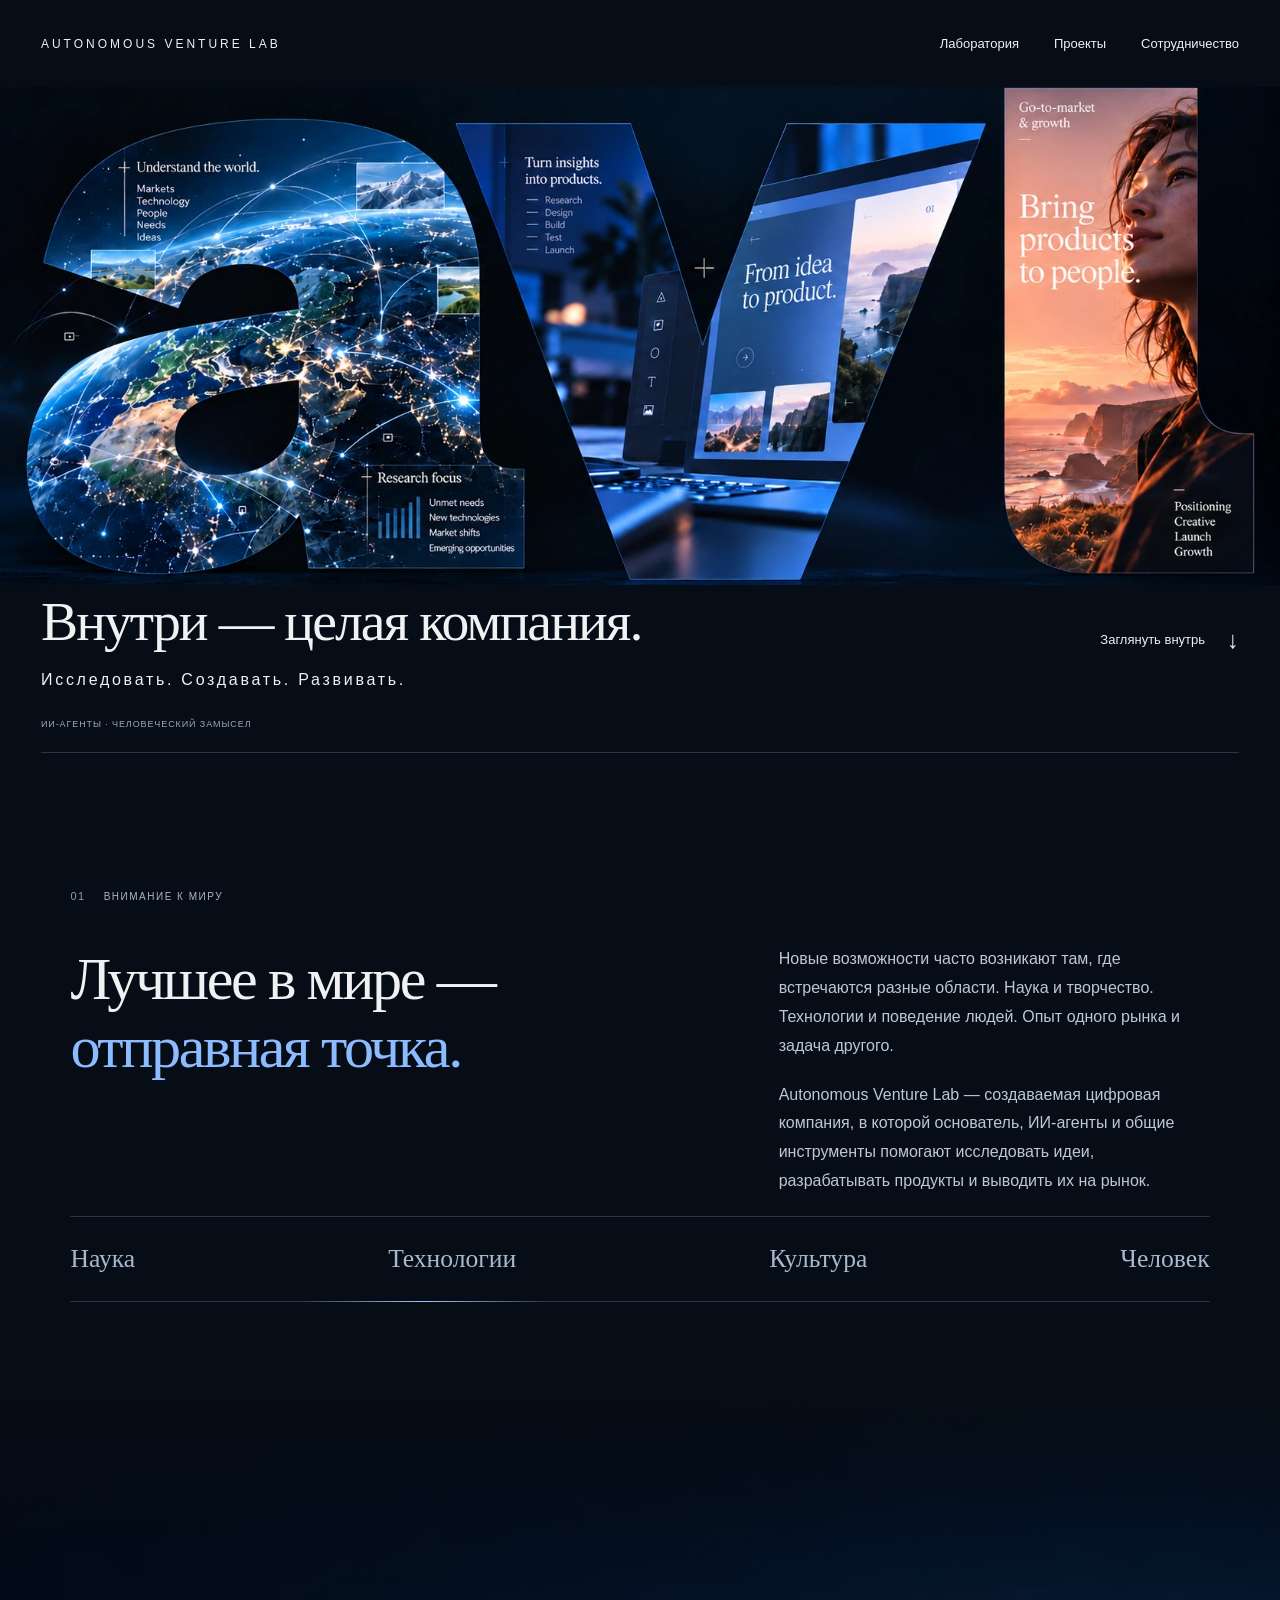
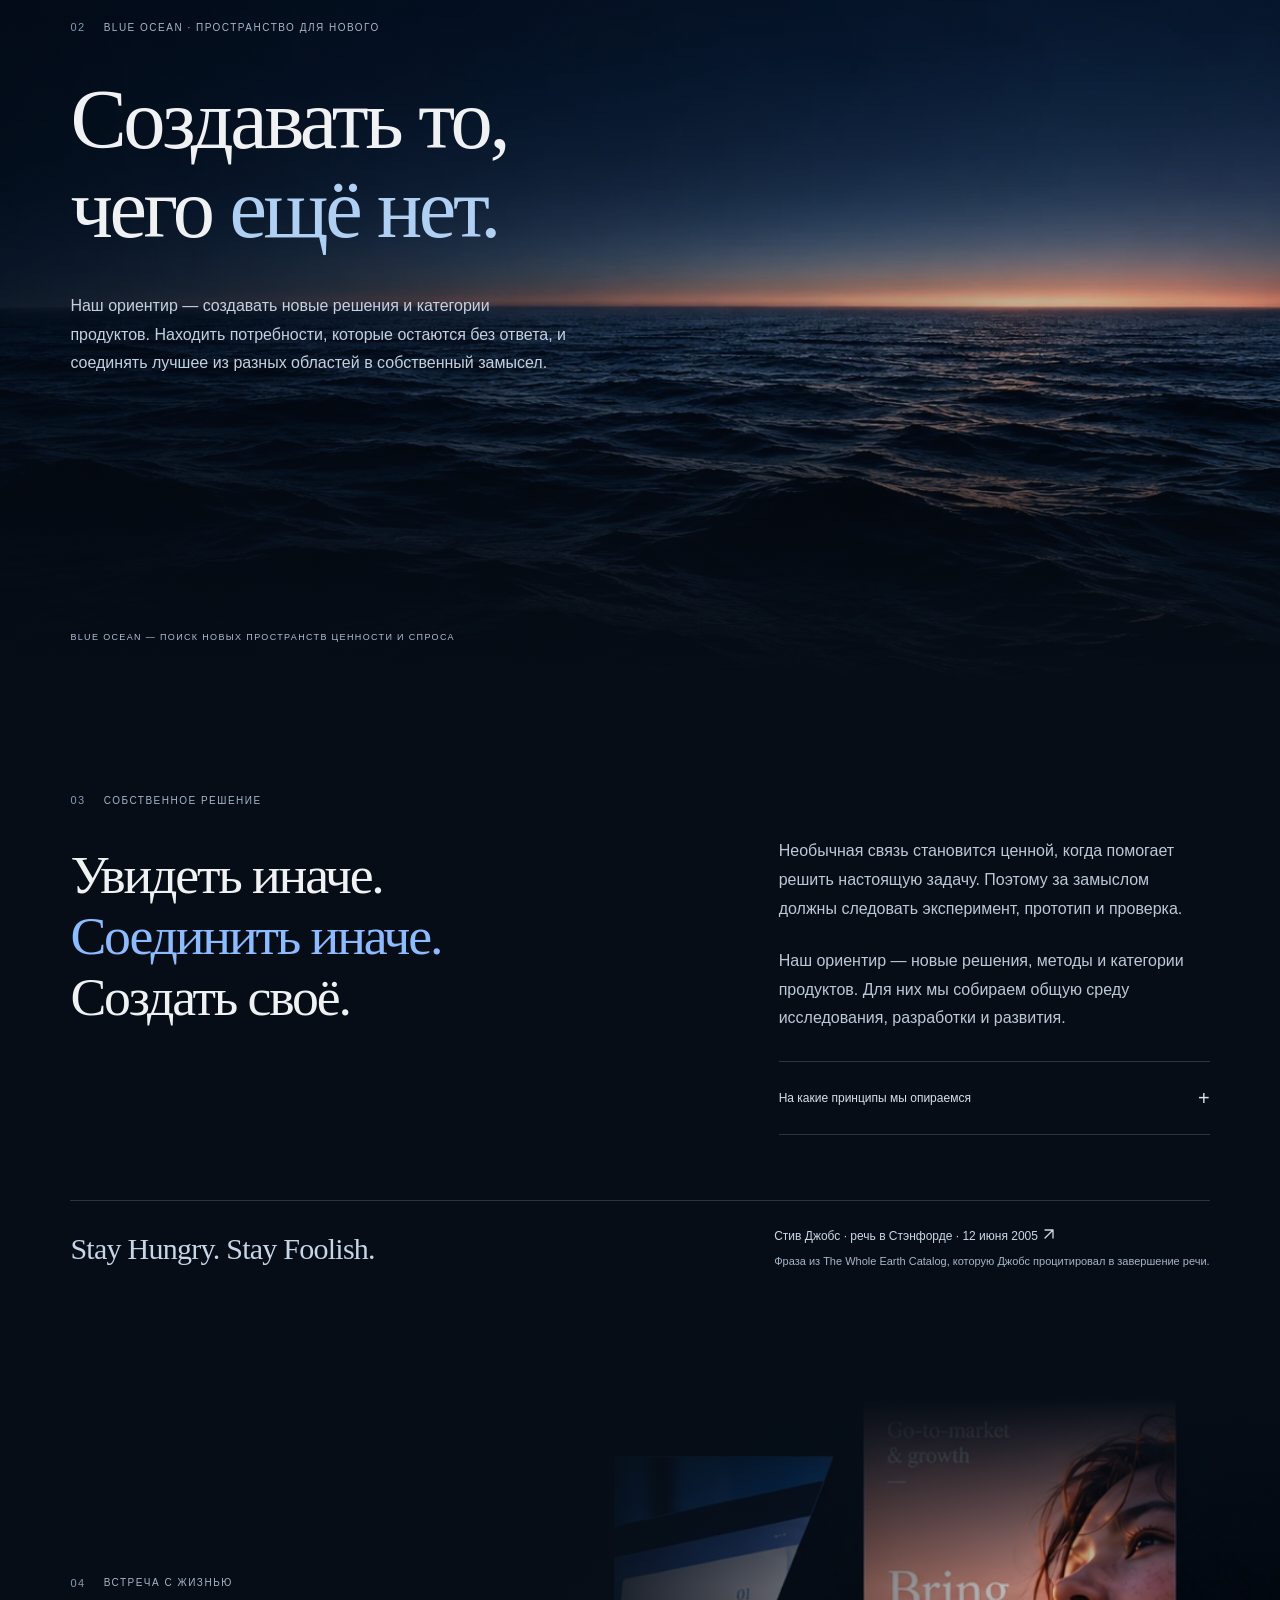
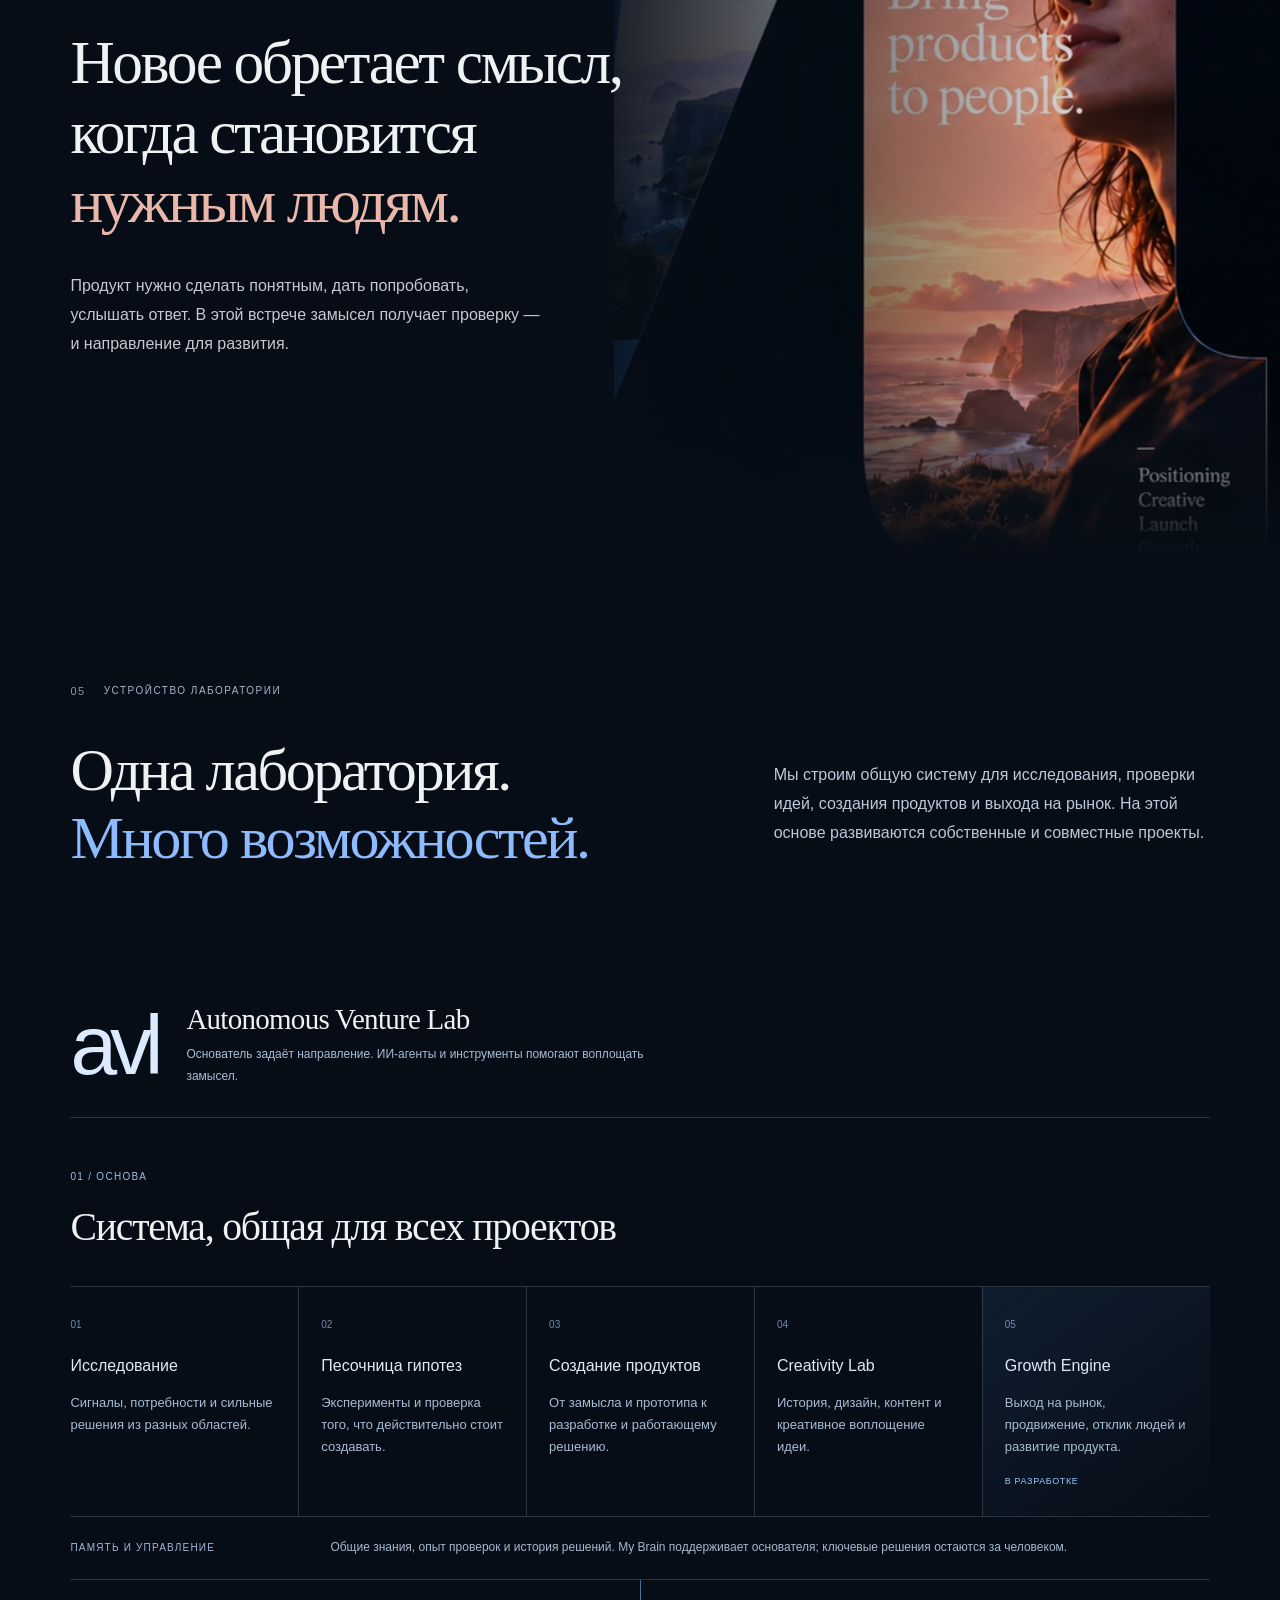
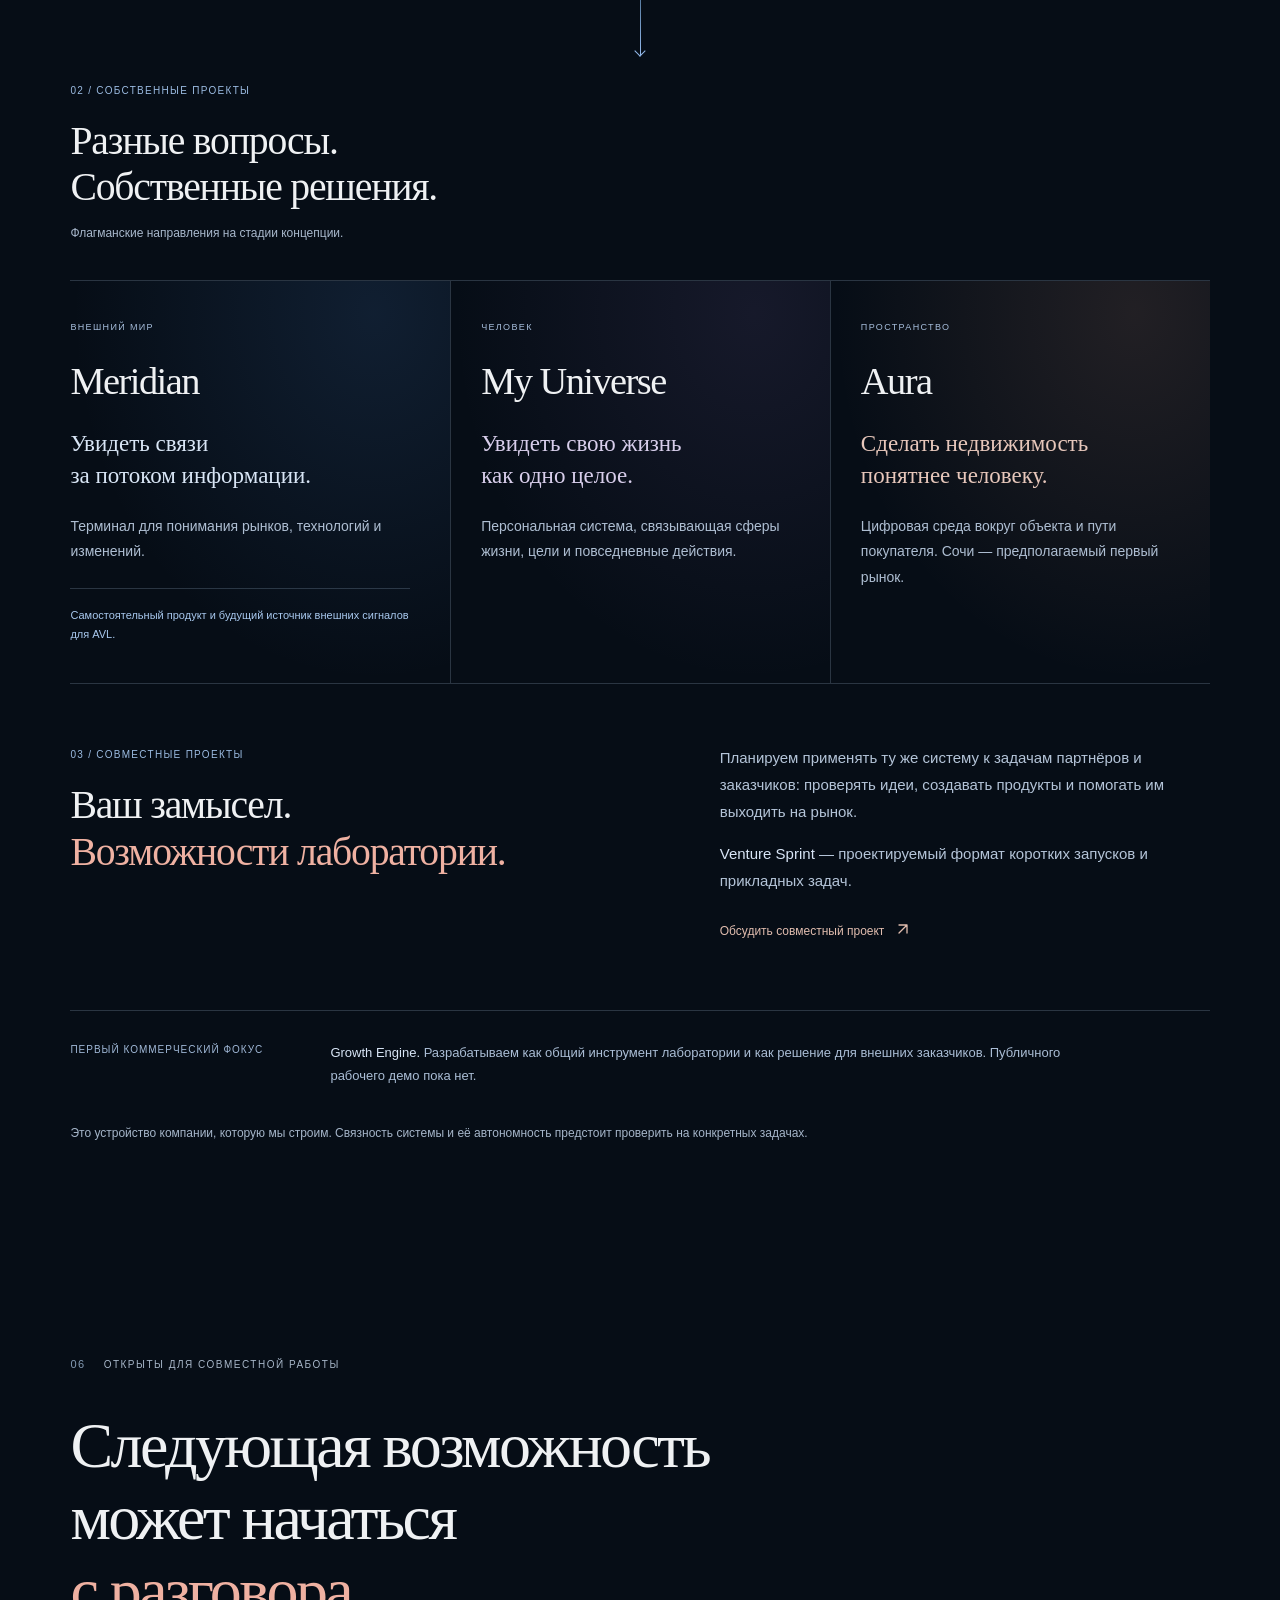
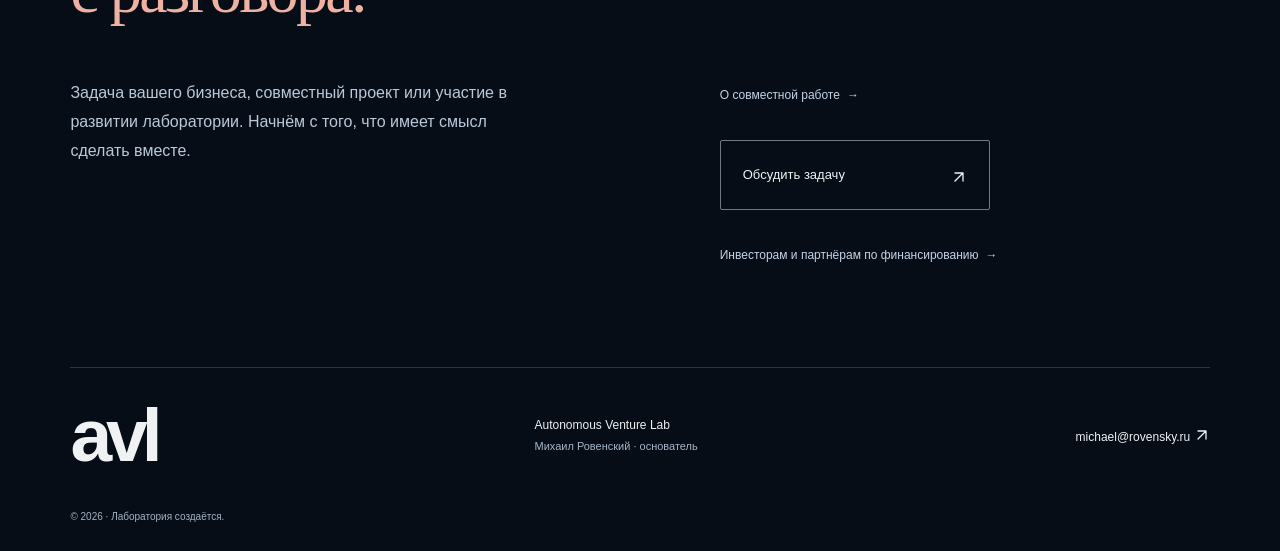
<file: index.html>
<!doctype html><html lang="ru"><head>
<meta charset="utf-8">
<meta name="viewport" content="width=device-width,initial-scale=1">
<meta name="theme-color" content="#060d16">
<title>Autonomous Venture Lab — создаём цифровую компанию</title>
<meta name="description" content="Autonomous Venture Lab Михаила Ровенского: создаваемая цифровая компания для исследования идей, разработки продуктов и выхода на рынок. Проекты и сотрудничество.">
<meta name="robots" content="index, follow, max-image-preview:large">
<meta name="referrer" content="strict-origin-when-cross-origin">
<link rel="icon" href="/avl-assets/favicon-avl-transparent.ico" sizes="16x16 32x32 48x48">
<link rel="icon" href="/avl-assets/favicon-avl-transparent-32.png" type="image/png" sizes="32x32">
<link rel="icon" href="/avl-assets/favicon-avl-transparent-96.png" type="image/png" sizes="96x96">
<link rel="icon" href="/avl-assets/favicon-avl-transparent.svg" type="image/svg+xml" sizes="any">
<link rel="apple-touch-icon" href="/avl-assets/favicon-avl-transparent-180.png" sizes="180x180">
<link rel="stylesheet" href="/avl-assets/venture.css">
<script src="/avl-assets/venture.js" defer></script>
<link rel="canonical" href="https://rovensky.ru/">
<meta property="og:type" content="website">
<meta property="og:locale" content="ru_RU">
<meta property="og:site_name" content="Autonomous Venture Lab">
<meta property="og:title" content="Autonomous Venture Lab — создаём цифровую компанию">
<meta property="og:description" content="Autonomous Venture Lab Михаила Ровенского: создаваемая цифровая компания для исследования идей, разработки продуктов и выхода на рынок. Проекты и сотрудничество.">
<meta property="og:url" content="https://rovensky.ru/">
<meta property="og:image" content="https://rovensky.ru/avl-assets/avl-share.jpg">
<meta property="og:image:width" content="1672">
<meta property="og:image:height" content="941">
<meta property="og:image:alt" content="AVL: исследование мира, создание продуктов и выход на рынок">
<meta name="twitter:card" content="summary_large_image">
<meta name="twitter:title" content="Autonomous Venture Lab — создаём цифровую компанию">
<meta name="twitter:description" content="Autonomous Venture Lab Михаила Ровенского: создаваемая цифровая компания для исследования идей, разработки продуктов и выхода на рынок. Проекты и сотрудничество.">
<meta name="twitter:image" content="https://rovensky.ru/avl-assets/avl-share.jpg">
<script type="application/ld+json">{"@context":"https://schema.org","@graph":[{"@type":"Organization","@id":"https://rovensky.ru/#organization","name":"Autonomous Venture Lab","alternateName":"AVL","url":"https://rovensky.ru/","description":"Создаваемая цифровая компания для исследования идей, разработки продуктов и выхода на рынок.","founder":{"@type":"Person","name":"Михаил Ровенский"},"email":"michael@rovensky.ru"},{"@type":"WebSite","@id":"https://rovensky.ru/#website","url":"https://rovensky.ru/","name":"Autonomous Venture Lab","inLanguage":"ru","publisher":{"@id":"https://rovensky.ru/#organization"}},{"@type":"WebPage","@id":"https://rovensky.ru/#page","url":"https://rovensky.ru/","name":"Autonomous Venture Lab — создаём цифровую компанию","description":"Autonomous Venture Lab Михаила Ровенского: создаваемая цифровая компания для исследования идей, разработки продуктов и выхода на рынок. Проекты и сотрудничество.","inLanguage":"ru","isPartOf":{"@id":"https://rovensky.ru/#website"}}]}</script>
<link rel="preload" as="image" href="/avl-assets/v7/avl-hero.webp">
</head><body><a class="skip" href="#main">К содержанию</a><header class="mast"><a class="wordmark" href="/" aria-label="Autonomous Venture Lab, главная">AUTONOMOUS VENTURE LAB</a><nav aria-label="Навигация"><a href="/#inside">Лаборатория</a><a href="/#projects">Проекты</a><a href="/#together">Сотрудничество</a></nav></header><main id="main"><section class="hero" aria-labelledby="hero-title"><div class="hero-art"><img src="/avl-assets/v7/avl-hero.webp" width="1672" height="941" alt="Крупные буквы AVL: внешний мир, создание цифровых продуктов и человеческие возможности внутри одного образа." fetchpriority="high"></div><div class="hero-copy wrap"><div><h1 id="hero-title">Внутри — целая компания.</h1><p>Исследовать. Создавать. Развивать.</p></div><a class="enter" href="#idea">Заглянуть внутрь <span aria-hidden="true">↓</span></a></div><div class="hero-note wrap"><span>ИИ-АГЕНТЫ · ЧЕЛОВЕЧЕСКИЙ ЗАМЫСЕЛ</span></div></section>
<section id="idea" class="opening wrap"><div class="section-label"><span>01</span> ВНИМАНИЕ К МИРУ</div><h2 data-reveal>Лучшее в мире —<br> <em>отправная точка.</em></h2><div class="opening-copy" data-reveal><p>Новые возможности часто возникают там, где встречаются разные области. Наука и творчество. Технологии и поведение людей. Опыт одного рынка и задача другого.</p><p>Autonomous Venture Lab — создаваемая цифровая компания, в которой основатель, ИИ-агенты и общие инструменты помогают исследовать идеи, разрабатывать продукты и выводить их на рынок.</p></div><div class="source-line" aria-label="Области, которые соединяет исследовательский подход AVL"><span>Наука</span><span>Технологии</span><span>Культура</span><span>Человек</span></div></section>
<section class="horizon-scene" aria-labelledby="question-title"><img class="horizon-image" src="/avl-assets/v4/horizon.webp" alt="Открытый тёмно-синий горизонт: художественный образ пространства для новых возможностей." width="1672" height="941" loading="lazy" decoding="async"><div class="horizon-shade"></div><div class="horizon-copy wrap"><div class="section-label"><span>02</span> BLUE OCEAN · ПРОСТРАНСТВО ДЛЯ НОВОГО</div><h2 id="question-title" data-reveal>Создавать то,<br> чего <em>ещё нет.</em></h2><p data-reveal>Наш ориентир — создавать новые решения и категории продуктов. Находить потребности, которые остаются без ответа, и соединять лучшее из разных областей в собственный замысел.</p></div><span class="horizon-foot">BLUE OCEAN — ПОИСК НОВЫХ ПРОСТРАНСТВ ЦЕННОСТИ И СПРОСА</span></section>
<section class="synthesis wrap"><div class="section-label"><span>03</span> СОБСТВЕННОЕ РЕШЕНИЕ</div><div class="synthesis-grid"><h2 data-reveal>Увидеть иначе.<br> <em>Соединить иначе.</em><br> Создать своё.</h2><div class="synthesis-copy" data-reveal><p>Необычная связь становится ценной, когда помогает решить настоящую задачу. Поэтому за замыслом должны следовать эксперимент, прототип и проверка.</p><p>Наш ориентир — новые решения, методы и категории продуктов. Для них мы собираем общую среду исследования, разработки и развития.</p><details class="principles"><summary>На какие принципы мы опираемся <span aria-hidden="true">+</span></summary><div><p><strong>Первые принципы.</strong> Разбирать задачу до существенного и проверять привычные допущения.</p><p><strong>Blue Ocean.</strong> Искать новые пространства ценности и спроса.</p><p><strong>Синтез и внимание.</strong> Соединять сильное из разных областей, убирать то, что не помогает замыслу.</p></div></details></div></div><aside class="epigraph"><p lang="en">Stay Hungry. Stay Foolish.</p><div><a href="https://news.stanford.edu/stories/2005/06/youve-got-find-love-jobs-says" target="_blank" rel="noopener noreferrer">Стив Джобс · речь в Стэнфорде · 12 июня 2005 <svg class="icon-arrow" width="16" height="16" viewBox="0 0 16 16" fill="none" aria-hidden="true" focusable="false"><path d="M4 12 12 4M4 4h8v8" stroke="currentColor" stroke-width="1.3" stroke-linecap="round" stroke-linejoin="round"/></svg></a><span>Фраза из The Whole Earth Catalog, которую Джобс процитировал в завершение речи.</span></div></aside></section>
<section class="human-bridge"><div class="bridge-art" aria-hidden="true"><img src="/avl-assets/v7/avl-hero.webp" width="1672" height="941" loading="lazy" decoding="async" alt=""></div><div class="bridge-shade"></div><div class="wrap bridge-copy"><div class="section-label"><span>04</span> ВСТРЕЧА С ЖИЗНЬЮ</div><h2 data-reveal>Новое обретает смысл,<br> когда становится<br> <em>нужным людям.</em></h2><p data-reveal>Продукт нужно сделать понятным, дать попробовать, услышать ответ. В этой встрече замысел получает проверку — и направление для развития.</p></div></section>
<section class="inside company-map wrap" id="inside" aria-labelledby="company-title">
<div class="section-label"><span>05</span> УСТРОЙСТВО ЛАБОРАТОРИИ</div>
<div class="company-heading"><h2 id="company-title" data-reveal>Одна лаборатория.<br> <em>Много возможностей.</em></h2><p>Мы строим общую систему для исследования, проверки идей, создания продуктов и выхода на рынок. На этой основе развиваются собственные и совместные проекты.</p></div>
<div class="company-root"><span class="company-monogram" aria-hidden="true">avl</span><div><h3>Autonomous Venture Lab</h3><p>Основатель задаёт направление. ИИ-агенты и инструменты помогают воплощать замысел.</p></div></div>
<div class="system-layer"><div class="layer-heading"><span class="layer-index">01 / ОСНОВА</span><h3>Система, общая для всех проектов</h3></div>
<div class="capabilities">
<article><span class="cap-number">01</span><h4>Исследование</h4><p>Сигналы, потребности и сильные решения из разных областей.</p></article>
<article><span class="cap-number">02</span><h4>Песочница гипотез</h4><p>Эксперименты и проверка того, что действительно стоит создавать.</p></article>
<article><span class="cap-number">03</span><h4>Создание продуктов</h4><p>От замысла и прототипа к разработке и работающему решению.</p></article>
<article><span class="cap-number">04</span><h4>Creativity Lab</h4><p>История, дизайн, контент и креативное воплощение идеи.</p></article>
<article class="growth-cap"><span class="cap-number">05</span><h4>Growth Engine</h4><p>Выход на рынок, продвижение, отклик людей и развитие продукта.</p><span class="cap-status">В РАЗРАБОТКЕ</span></article>
</div>
<div class="shared-memory"><span>ПАМЯТЬ И УПРАВЛЕНИЕ</span><p>Общие знания, опыт проверок и история решений. My Brain поддерживает основателя; ключевые решения остаются за человеком.</p></div></div>
<div class="map-connection" aria-hidden="true"><span></span></div>
<div id="projects" class="portfolio-layer"><div class="layer-heading"><span class="layer-index">02 / СОБСТВЕННЫЕ ПРОЕКТЫ</span><h3>Разные вопросы.<br> Собственные решения.</h3><p>Флагманские направления на стадии концепции.</p></div>
<div class="venture-columns">
<article class="venture meridian"><span class="venture-domain">ВНЕШНИЙ МИР</span><h4>Meridian</h4><p class="venture-question">Увидеть связи<br> за потоком информации.</p><p>Терминал для понимания рынков, технологий и изменений.</p><div class="venture-role">Самостоятельный продукт и будущий источник внешних сигналов для AVL.</div></article>
<article class="venture universe"><span class="venture-domain">ЧЕЛОВЕК</span><h4>My Universe</h4><p class="venture-question">Увидеть свою жизнь<br> как одно целое.</p><p>Персональная система, связывающая сферы жизни, цели и повседневные действия.</p></article>
<article class="venture aura"><span class="venture-domain">ПРОСТРАНСТВО</span><h4>Aura</h4><p class="venture-question">Сделать недвижимость<br> понятнее человеку.</p><p>Цифровая среда вокруг объекта и пути покупателя. Сочи — предполагаемый первый рынок.</p></article>
</div></div>
<div class="partner-layer"><div class="layer-heading"><span class="layer-index">03 / СОВМЕСТНЫЕ ПРОЕКТЫ</span><h3>Ваш замысел.<br> <em>Возможности лаборатории.</em></h3></div><div class="partner-copy"><p>Планируем применять ту же систему к задачам партнёров и заказчиков: проверять идеи, создавать продукты и помогать им выходить на рынок.</p><p><strong>Venture Sprint</strong> — проектируемый формат коротких запусков и прикладных задач.</p><a class="text-link" href="#together">Обсудить совместный проект <span aria-hidden="true"><svg class="icon-arrow" width="16" height="16" viewBox="0 0 16 16" fill="none" aria-hidden="true" focusable="false"><path d="M4 12 12 4M4 4h8v8" stroke="currentColor" stroke-width="1.3" stroke-linecap="round" stroke-linejoin="round"/></svg></span></a></div></div>
<div class="commercial-note"><span>ПЕРВЫЙ КОММЕРЧЕСКИЙ ФОКУС</span><p><strong>Growth Engine.</strong> Разрабатываем как общий инструмент лаборатории и как решение для внешних заказчиков. Публичного рабочего демо пока нет.</p></div>
<p class="inside-caution">Это устройство компании, которую мы строим. Связность системы и её автономность предстоит проверить на конкретных задачах.</p>
</section>
<section class="invitation wrap" id="together"><div class="section-label"><span>06</span> ОТКРЫТЫ ДЛЯ СОВМЕСТНОЙ РАБОТЫ</div><h2 data-reveal>Следующая возможность<br> может начаться<br> <em>с разговора.</em></h2><div class="invitation-bottom"><p>Задача вашего бизнеса, совместный проект или участие в развитии лаборатории. Начнём с того, что имеет смысл сделать вместе.</p><div class="contact-actions"><a class="text-link" href="/cooperation.html">О совместной работе <span aria-hidden="true">→</span></a><a class="primary-link" href="mailto:michael@rovensky.ru?subject=AVL%20%E2%80%94%20%D1%81%D0%BE%D0%B2%D0%BC%D0%B5%D1%81%D1%82%D0%BD%D0%B0%D1%8F%20%D0%B7%D0%B0%D0%B4%D0%B0%D1%87%D0%B0">Обсудить задачу <span aria-hidden="true"><svg class="icon-arrow" width="16" height="16" viewBox="0 0 16 16" fill="none" aria-hidden="true" focusable="false"><path d="M4 12 12 4M4 4h8v8" stroke="currentColor" stroke-width="1.3" stroke-linecap="round" stroke-linejoin="round"/></svg></span></a><a class="text-link" href="/investors.html">Инвесторам и партнёрам по финансированию <span aria-hidden="true">→</span></a></div></div></section></main><footer class="wrap"><div class="footer-top"><a class="footer-logo" href="/">avl</a><p>Autonomous Venture Lab<br> <span>Михаил Ровенский · основатель</span></p><a href="mailto:michael@rovensky.ru">michael@rovensky.ru <svg class="icon-arrow" width="16" height="16" viewBox="0 0 16 16" fill="none" aria-hidden="true" focusable="false"><path d="M4 12 12 4M4 4h8v8" stroke="currentColor" stroke-width="1.3" stroke-linecap="round" stroke-linejoin="round"/></svg></a></div><div class="footer-bottom"><span>© 2026 · Лаборатория создаётся.</span></div></footer></body></html>
</file>
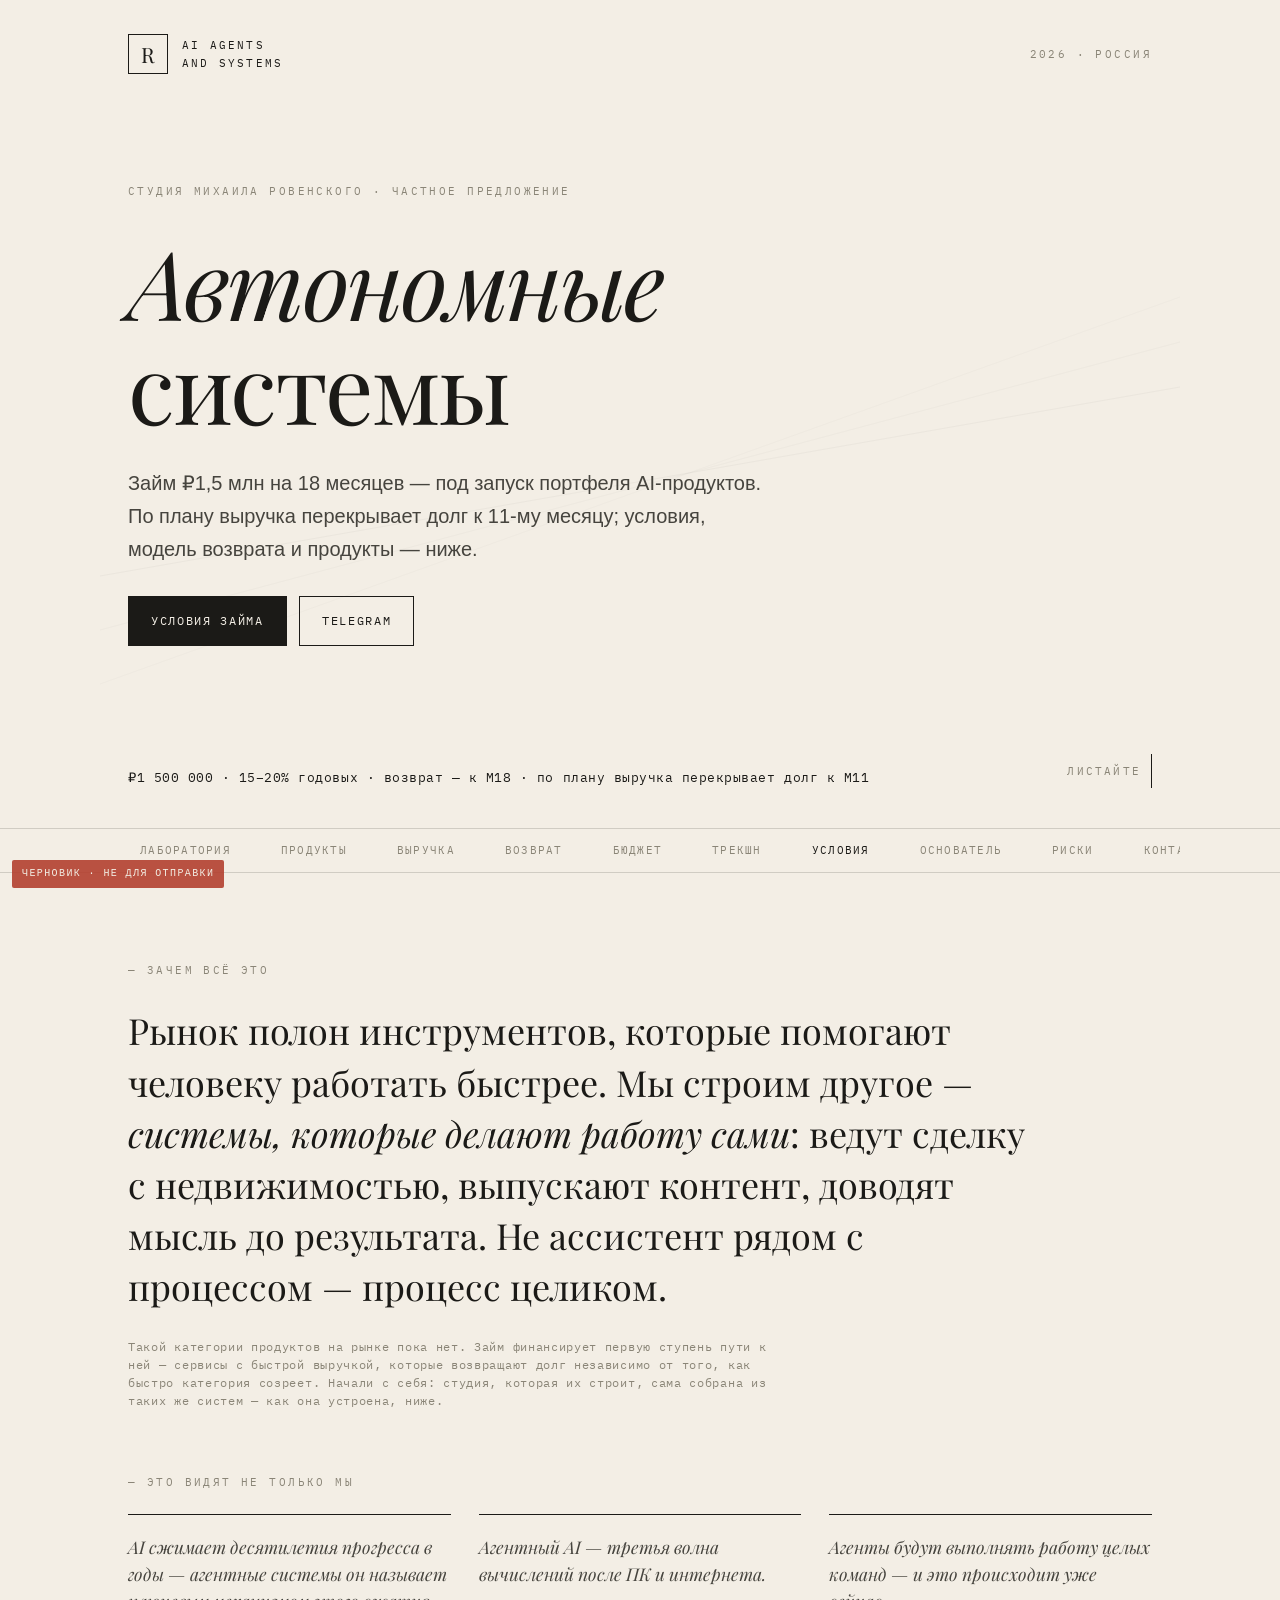
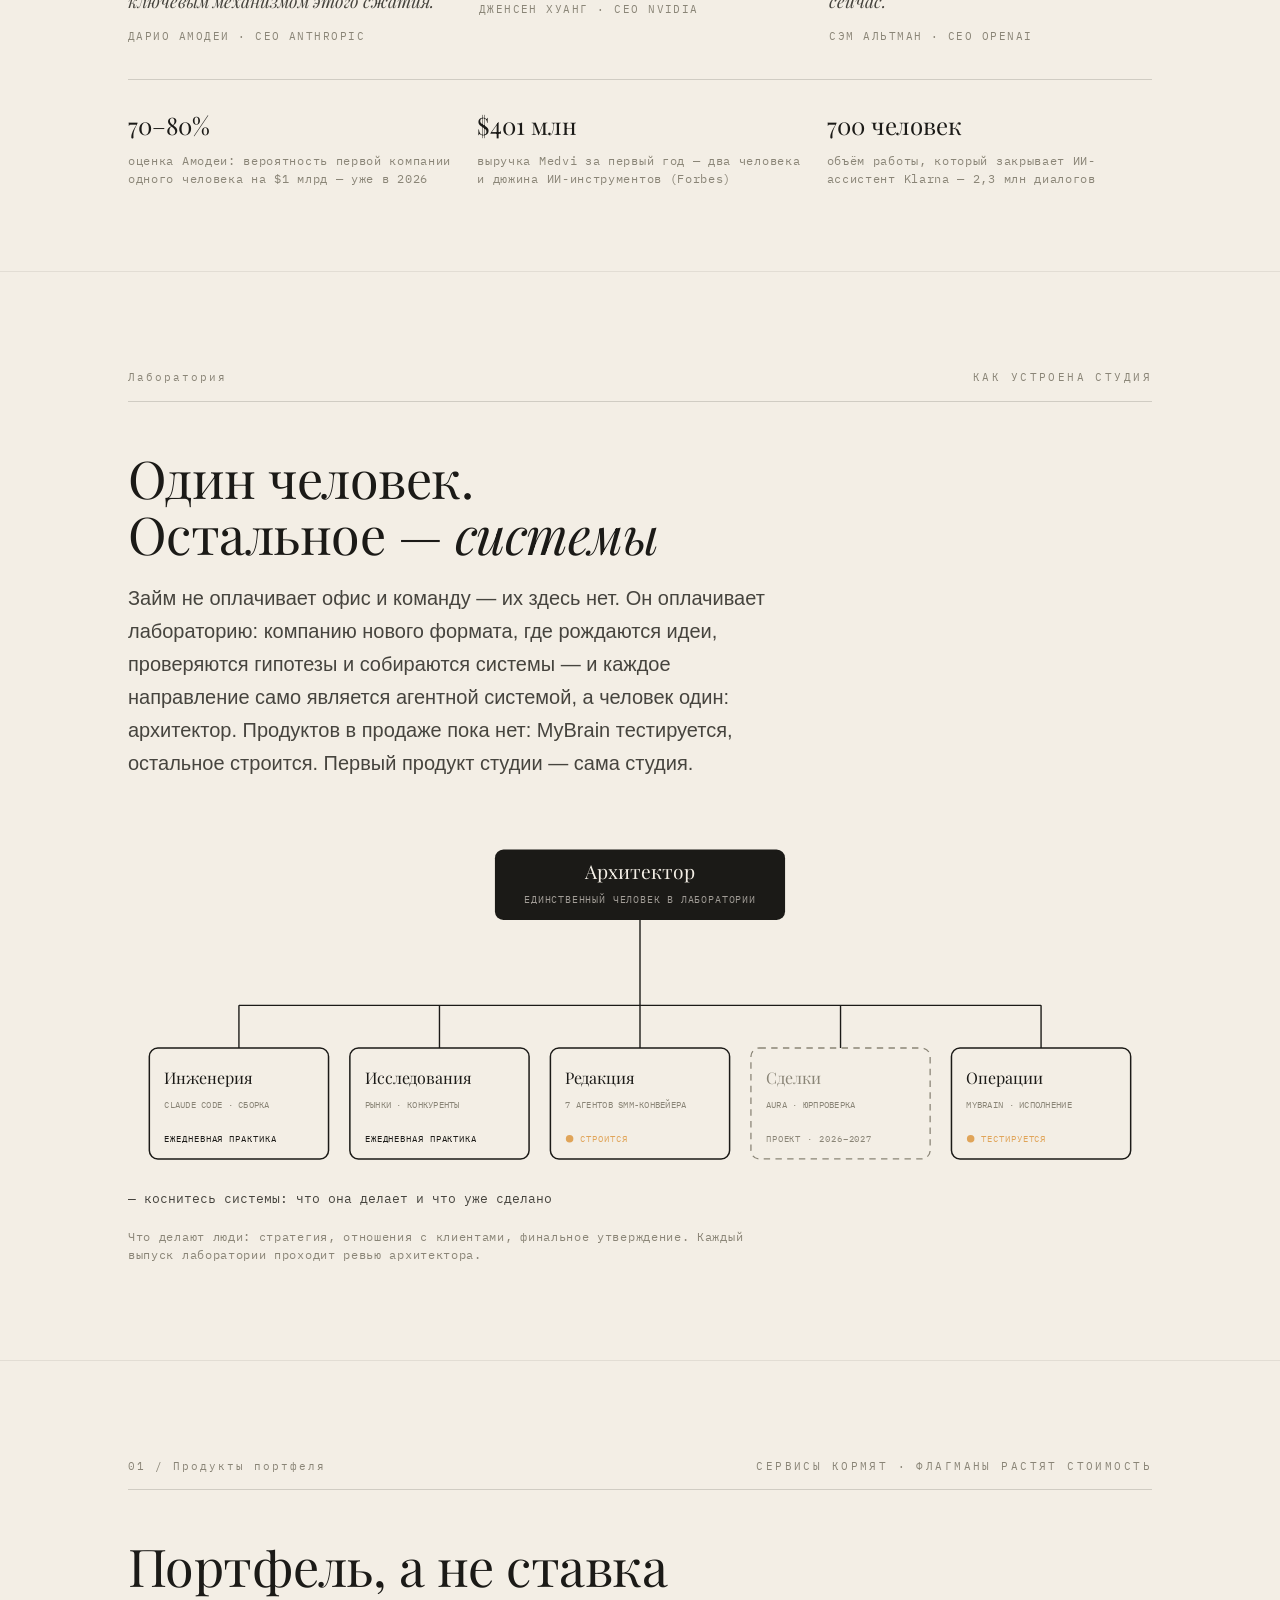
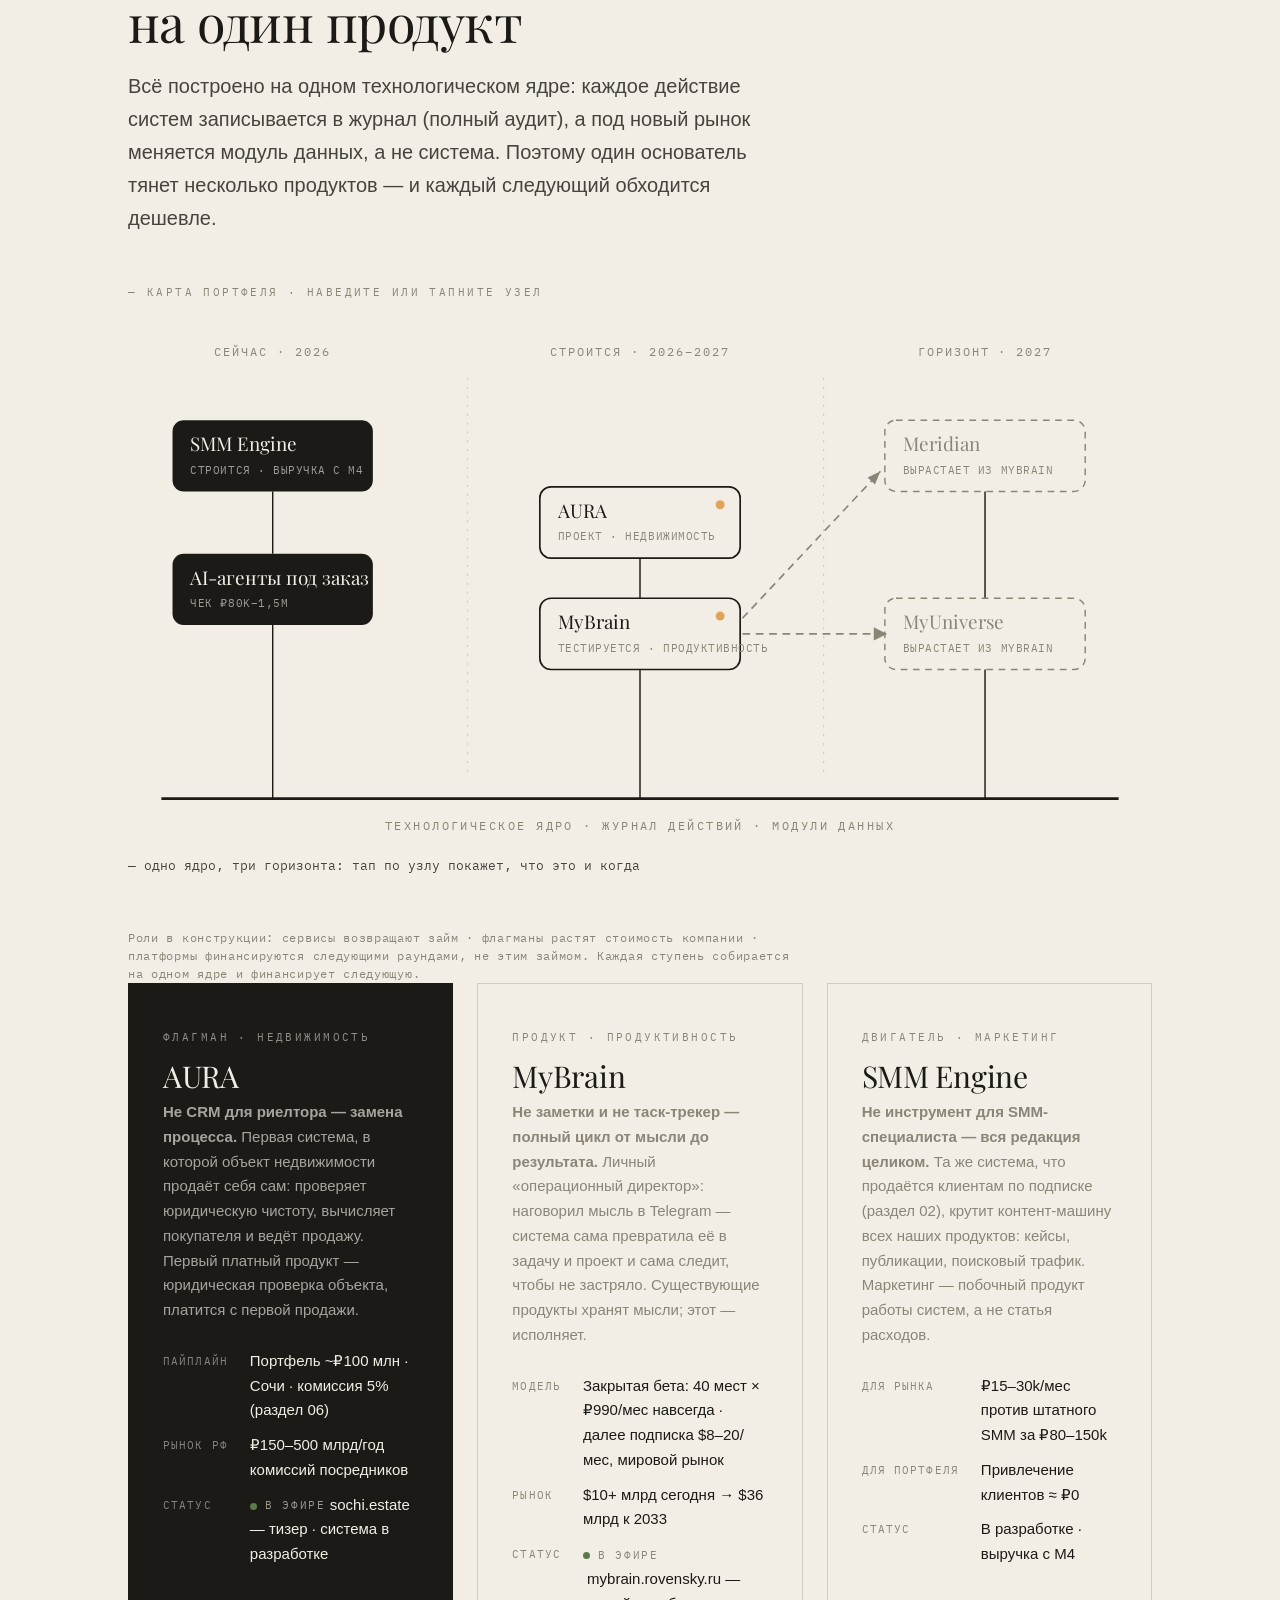
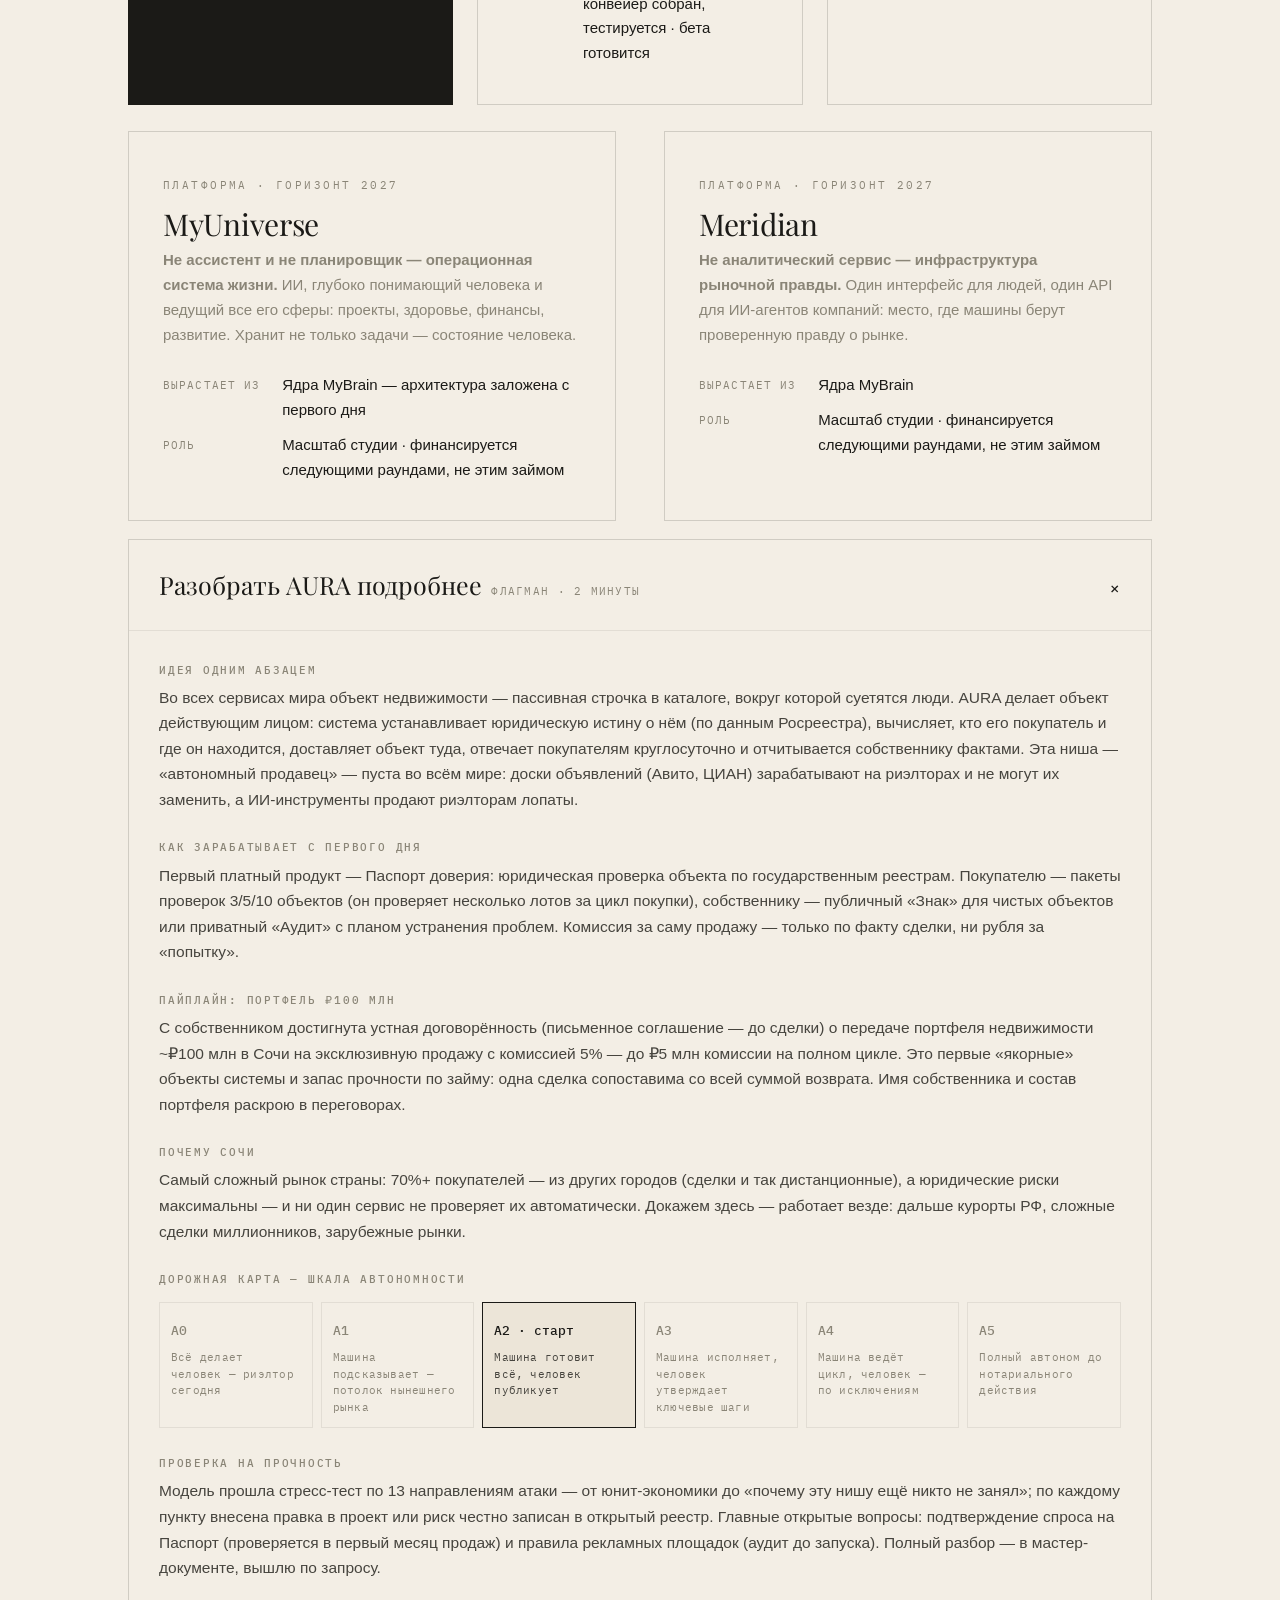
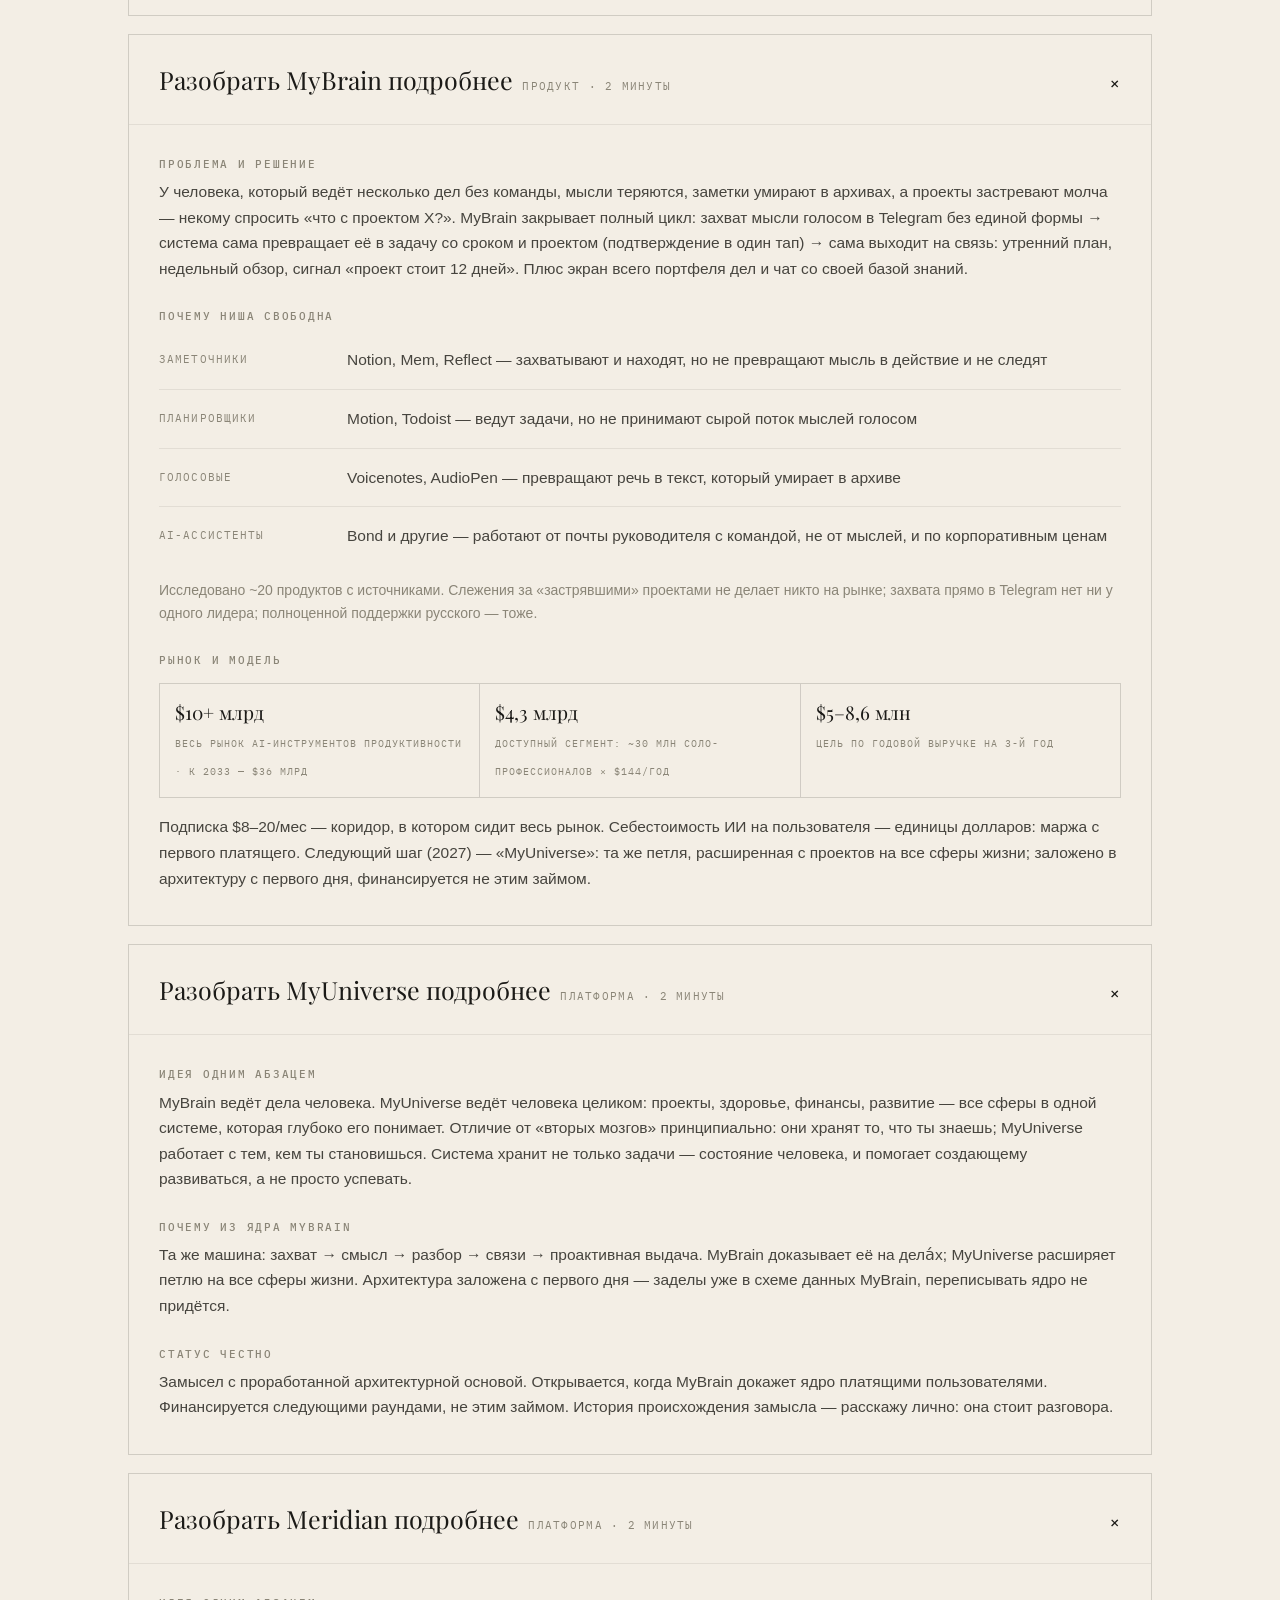
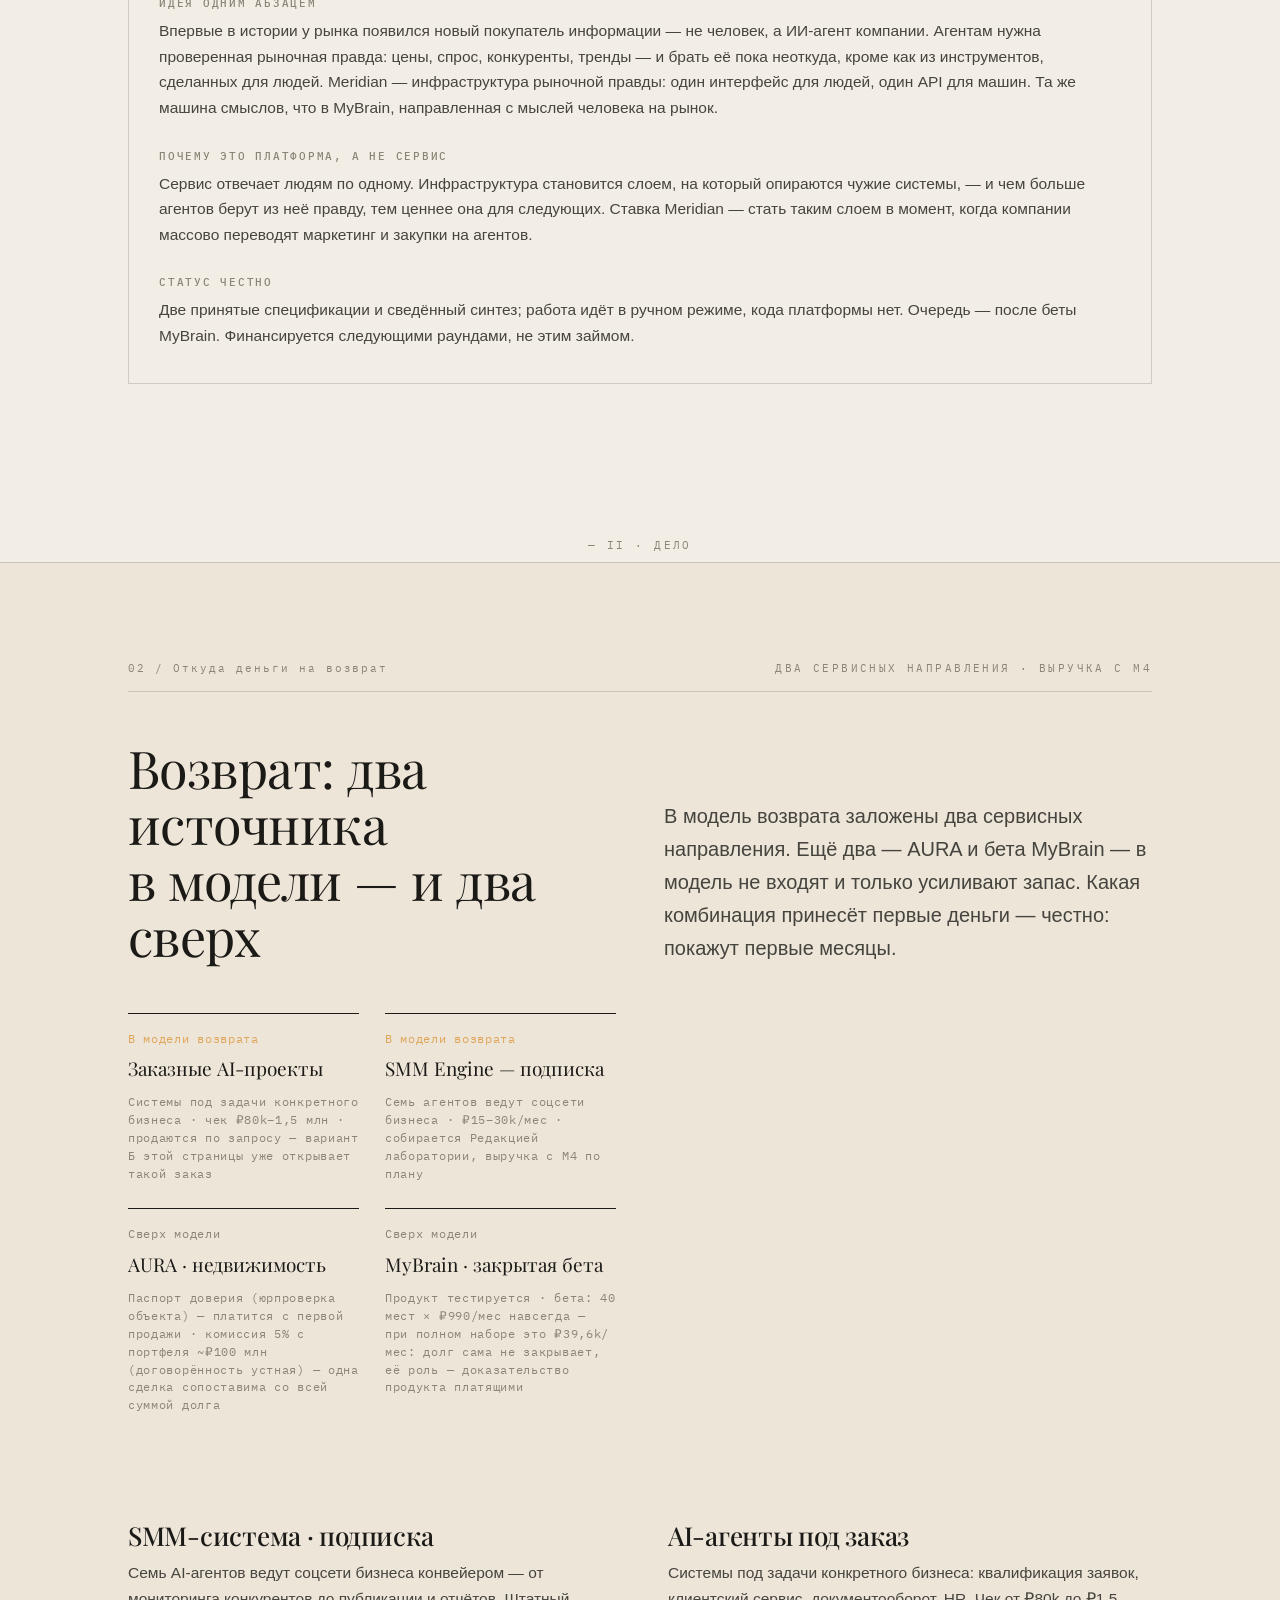
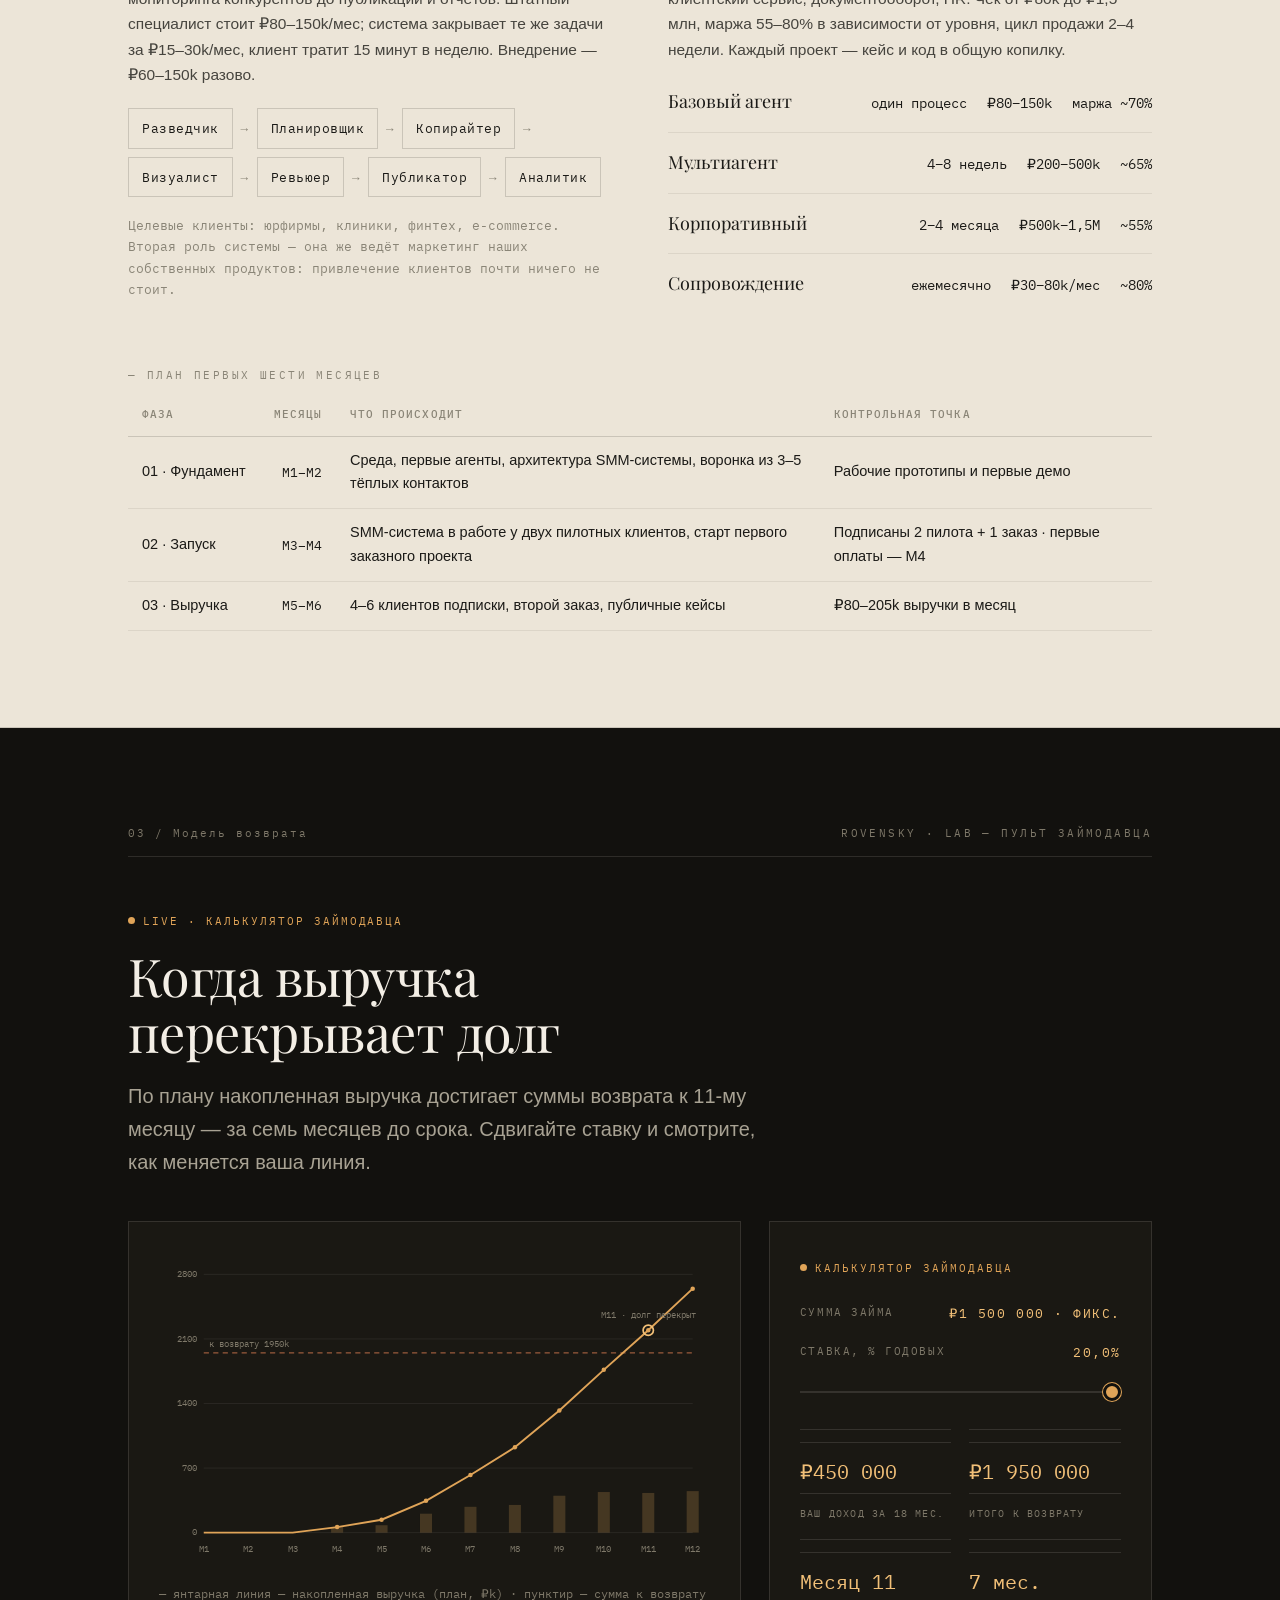
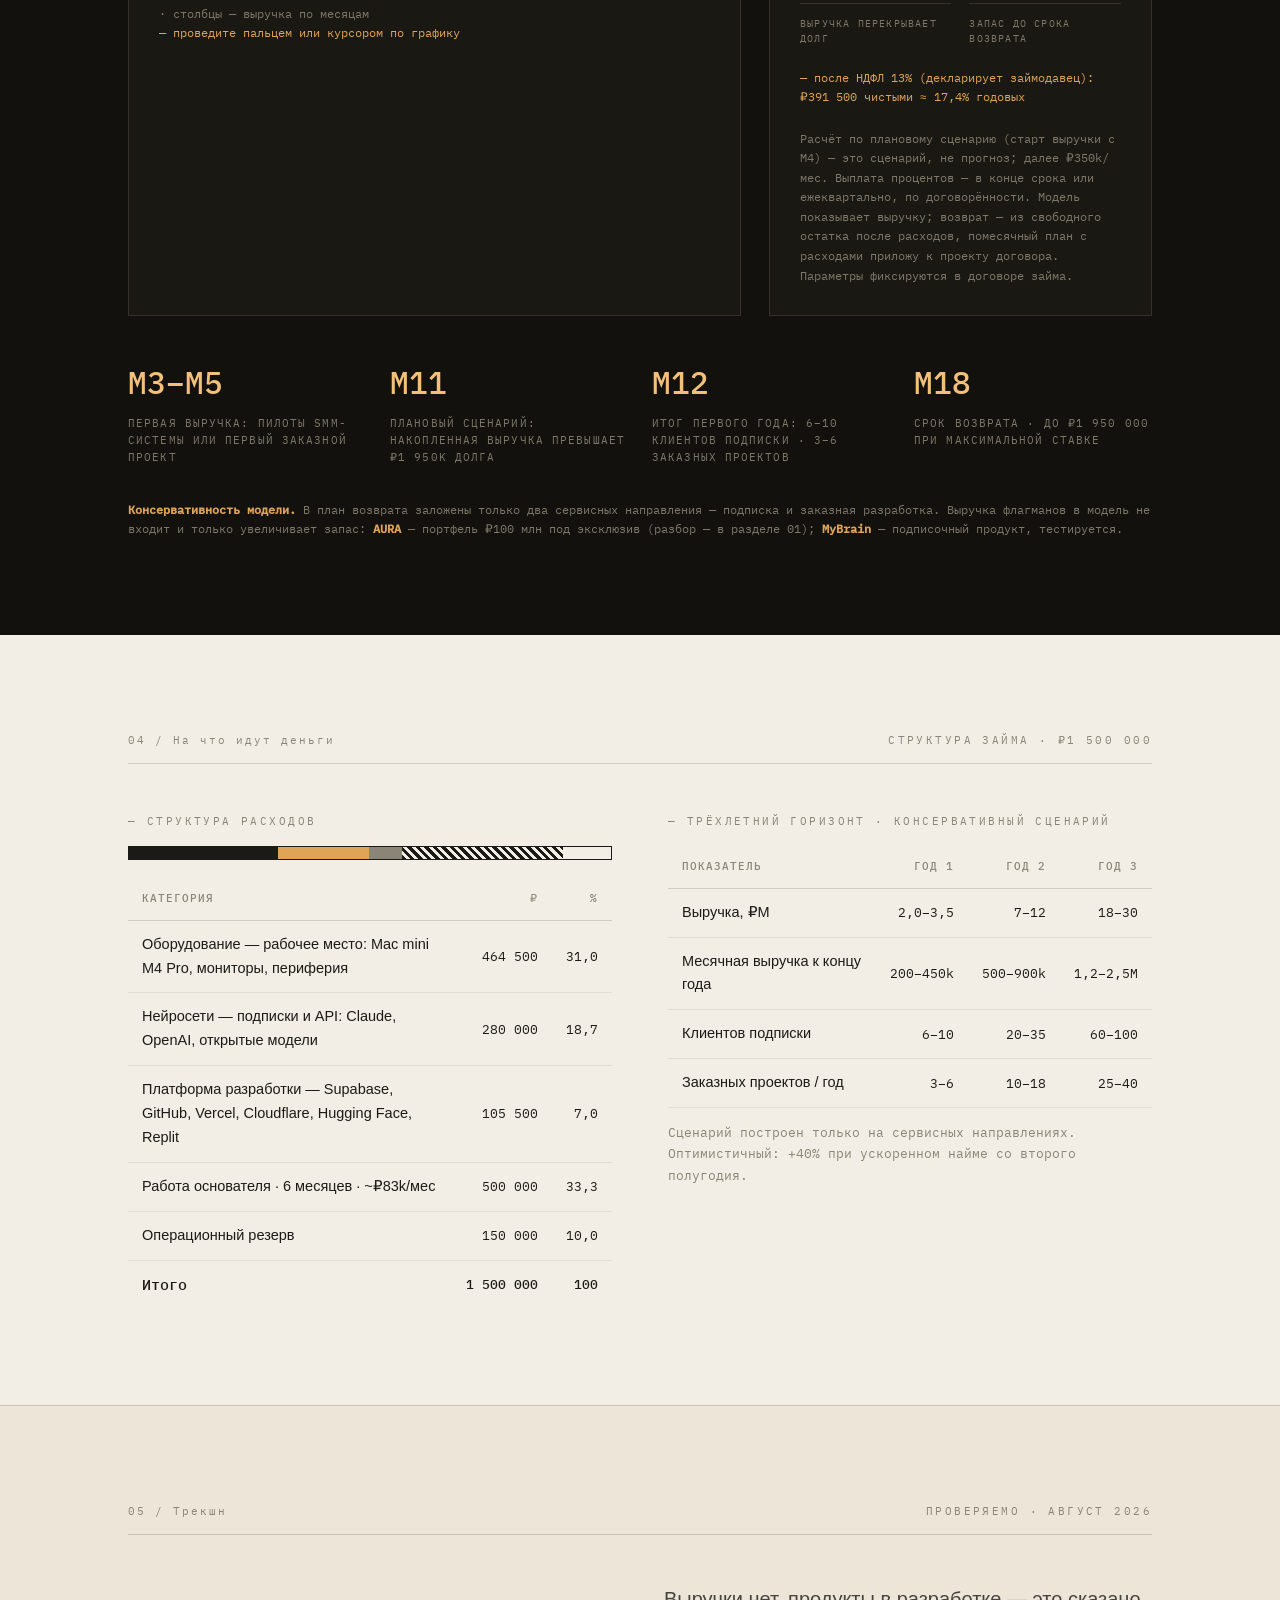
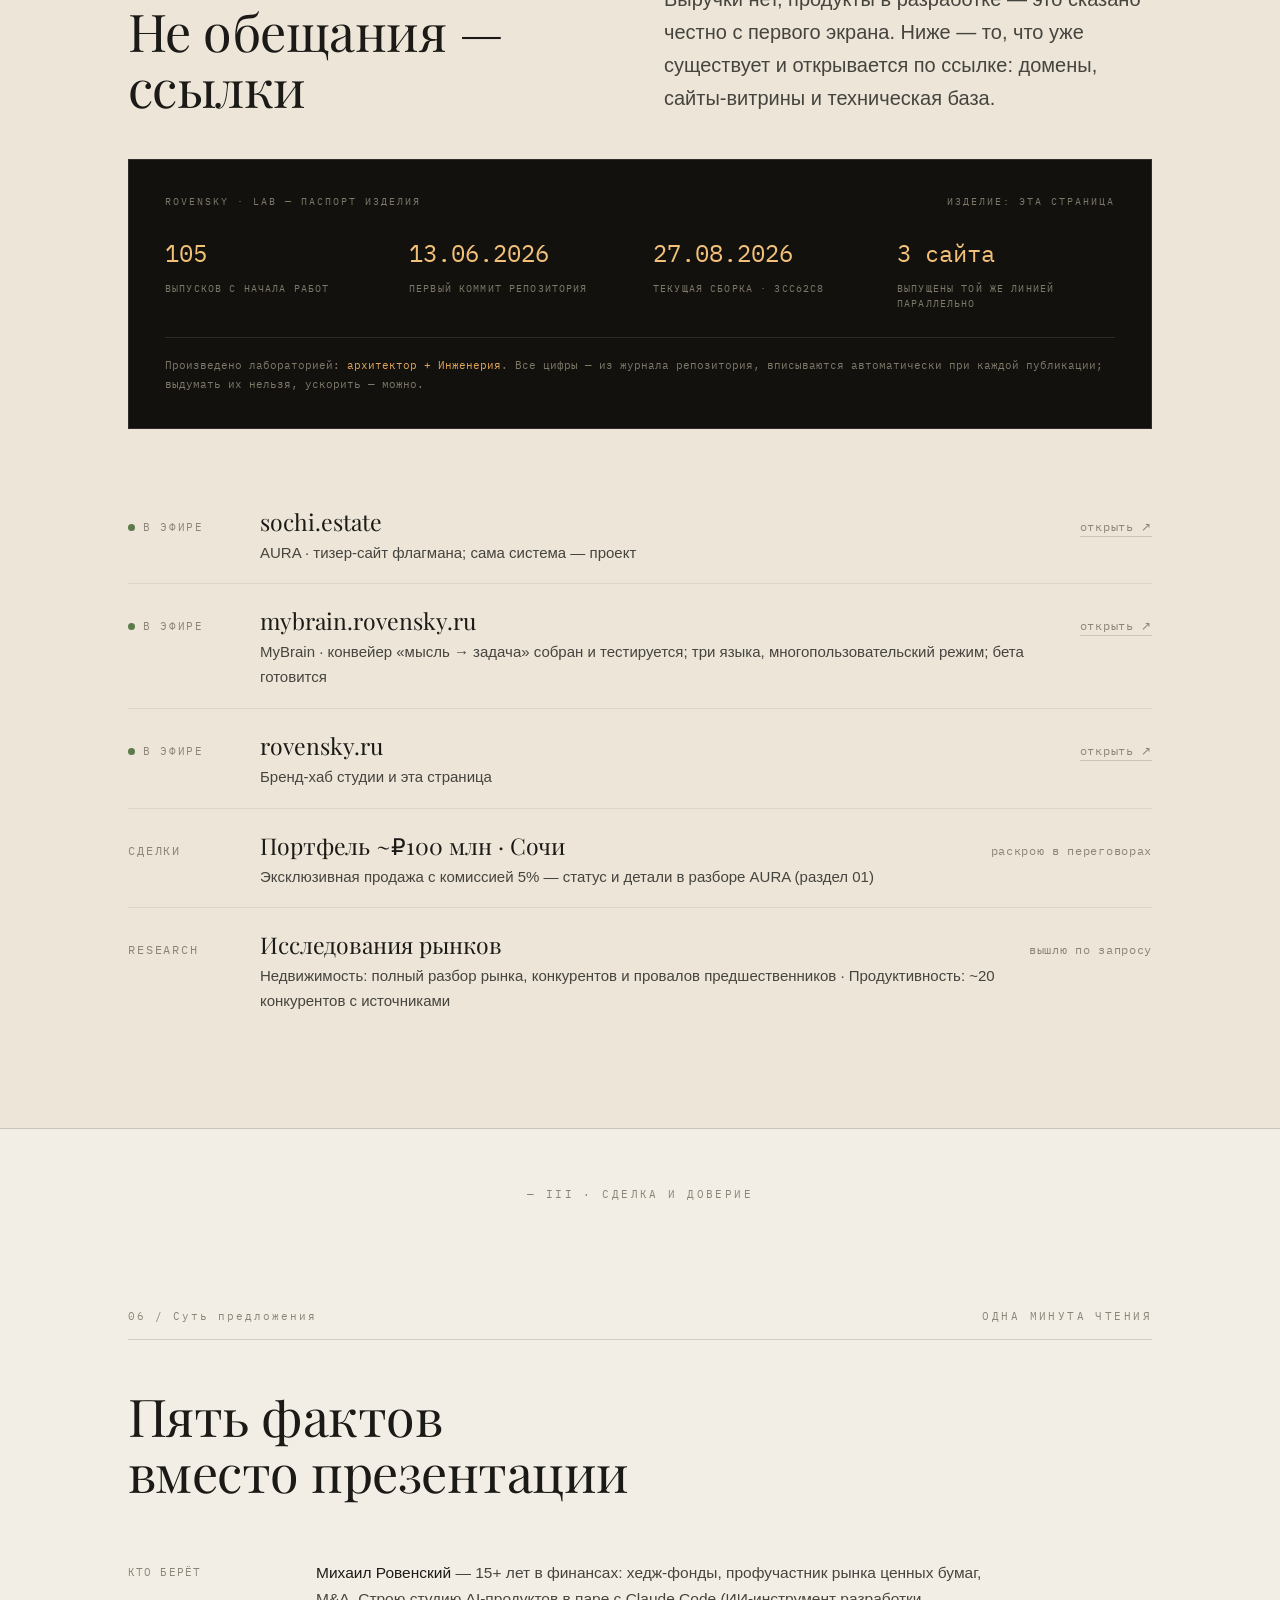
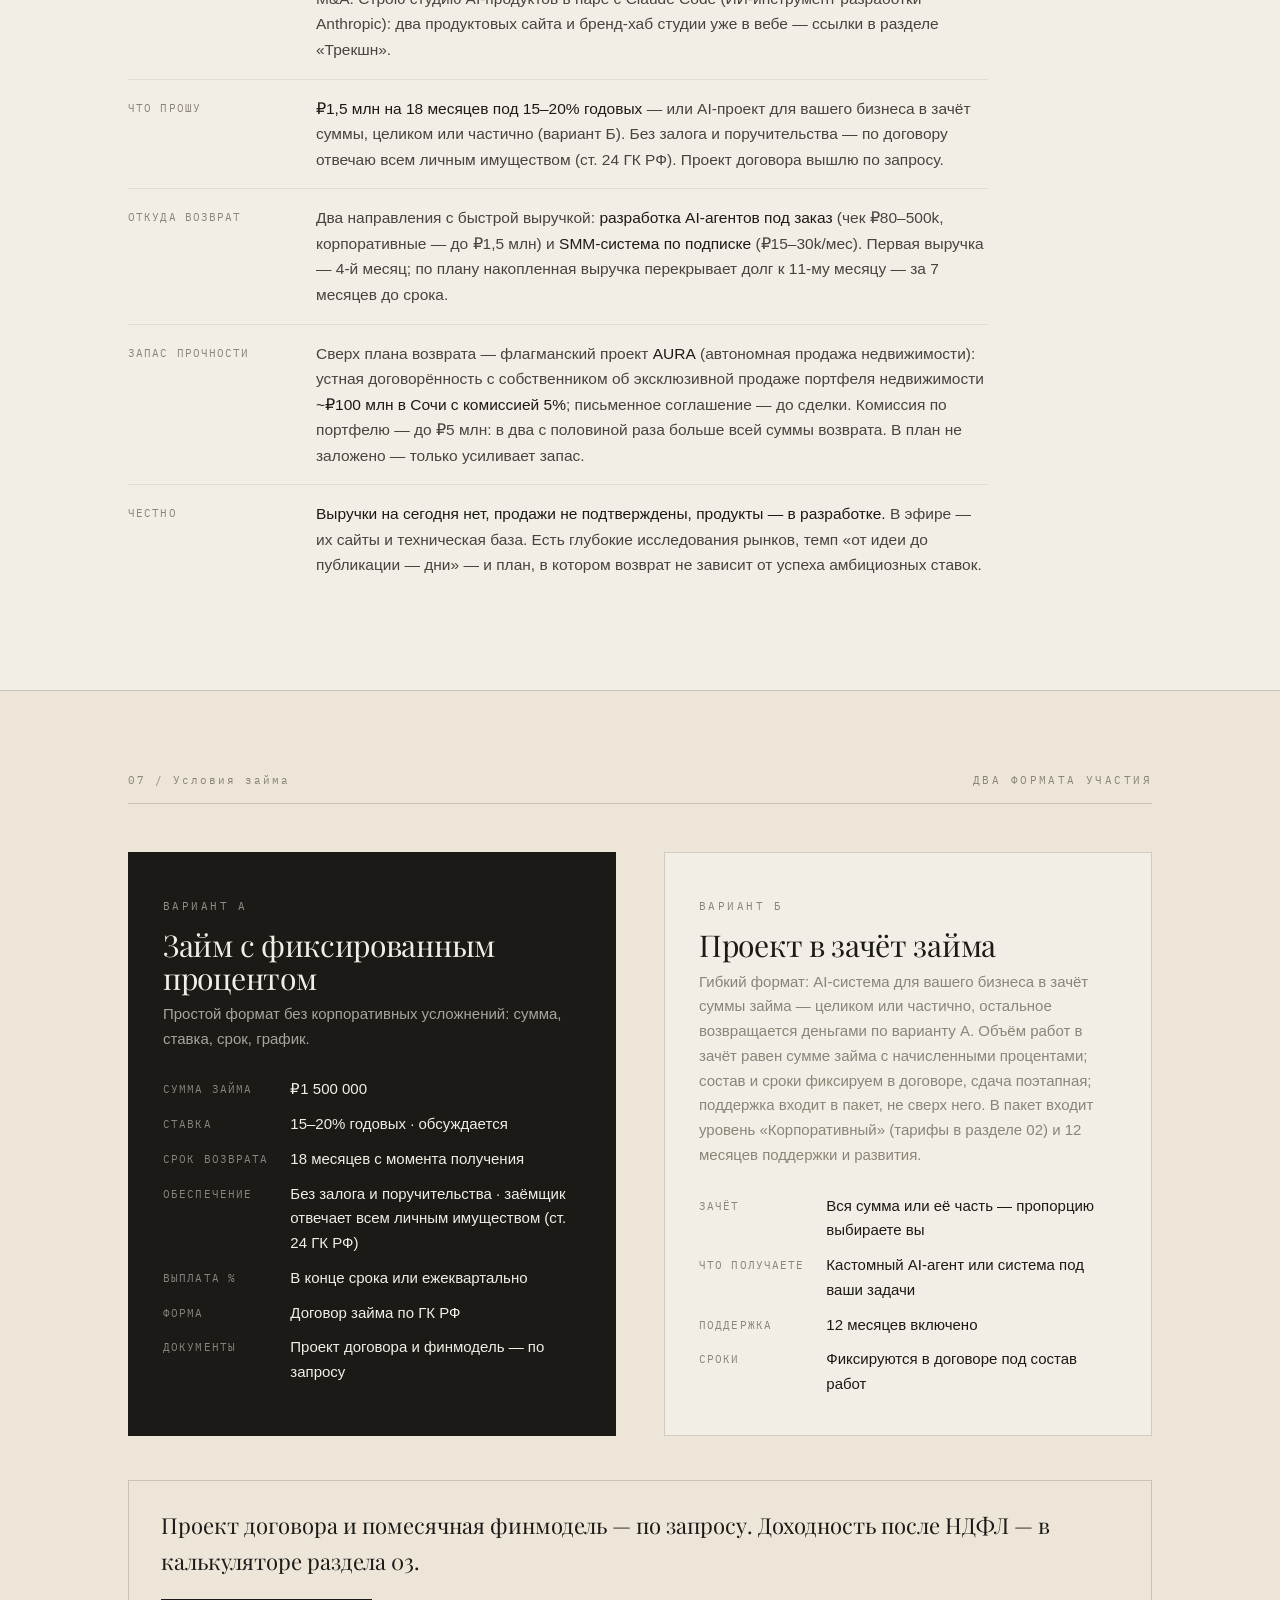
<file: next/index.html>
<!DOCTYPE html>
<html lang="ru">
<head>
<meta charset="utf-8">
<meta name="viewport" content="width=device-width, initial-scale=1.0">
<meta name="robots" content="noindex, nofollow, noarchive">
<meta name="format-detection" content="telephone=no">
<title>ЧЕРНОВИК · Rovensky · Займ ₽1,5 млн под портфель AI-продуктов · 2026</title>
<link rel="icon" href="/favicon.ico?v=3" sizes="48x48">
<link rel="icon" type="image/svg+xml" href="/favicon.svg?v=3">
<link rel="apple-touch-icon" href="/apple-touch-icon.png?v=3">
<style>
/* локальные шрифты — ноль внешних запросов */
@font-face { font-family: 'IBM Plex Mono'; font-style: normal; font-weight: 400; font-display: swap; src: url(/fonts/ibmplexmono-400-cyrillic.woff2) format('woff2'); unicode-range: U+0301, U+0400-045F, U+0490-0491, U+04B0-04B1, U+2116; }
@font-face { font-family: 'IBM Plex Mono'; font-style: normal; font-weight: 400; font-display: swap; src: url(/fonts/ibmplexmono-400-latin.woff2) format('woff2'); unicode-range: U+0000-00FF, U+0131, U+0152-0153, U+02BB-02BC, U+02C6, U+02DA, U+02DC, U+0304, U+0308, U+0329, U+2000-206F, U+20AC, U+2122, U+2191, U+2193, U+2212, U+2215, U+FEFF, U+FFFD; }
@font-face { font-family: 'IBM Plex Mono'; font-style: normal; font-weight: 500; font-display: swap; src: url(/fonts/ibmplexmono-500-cyrillic.woff2) format('woff2'); unicode-range: U+0301, U+0400-045F, U+0490-0491, U+04B0-04B1, U+2116; }
@font-face { font-family: 'IBM Plex Mono'; font-style: normal; font-weight: 500; font-display: swap; src: url(/fonts/ibmplexmono-500-latin.woff2) format('woff2'); unicode-range: U+0000-00FF, U+0131, U+0152-0153, U+02BB-02BC, U+02C6, U+02DA, U+02DC, U+0304, U+0308, U+0329, U+2000-206F, U+20AC, U+2122, U+2191, U+2193, U+2212, U+2215, U+FEFF, U+FFFD; }
@font-face { font-family: 'Playfair Display'; font-style: italic; font-weight: 400; font-display: swap; src: url(/fonts/playfairdisplay-400i-cyrillic.woff2) format('woff2'); unicode-range: U+0301, U+0400-045F, U+0490-0491, U+04B0-04B1, U+2116; }
@font-face { font-family: 'Playfair Display'; font-style: italic; font-weight: 400; font-display: swap; src: url(/fonts/playfairdisplay-400i-latin.woff2) format('woff2'); unicode-range: U+0000-00FF, U+0131, U+0152-0153, U+02BB-02BC, U+02C6, U+02DA, U+02DC, U+0304, U+0308, U+0329, U+2000-206F, U+20AC, U+2122, U+2191, U+2193, U+2212, U+2215, U+FEFF, U+FFFD; }
@font-face { font-family: 'Playfair Display'; font-style: normal; font-weight: 400; font-display: swap; src: url(/fonts/playfairdisplay-400-cyrillic.woff2) format('woff2'); unicode-range: U+0301, U+0400-045F, U+0490-0491, U+04B0-04B1, U+2116; }
@font-face { font-family: 'Playfair Display'; font-style: normal; font-weight: 400; font-display: swap; src: url(/fonts/playfairdisplay-400-latin.woff2) format('woff2'); unicode-range: U+0000-00FF, U+0131, U+0152-0153, U+02BB-02BC, U+02C6, U+02DA, U+02DC, U+0304, U+0308, U+0329, U+2000-206F, U+20AC, U+2122, U+2191, U+2193, U+2212, U+2215, U+FEFF, U+FFFD; }
@font-face { font-family: 'Playfair Display'; font-style: normal; font-weight: 500; font-display: swap; src: url(/fonts/playfairdisplay-500-cyrillic.woff2) format('woff2'); unicode-range: U+0301, U+0400-045F, U+0490-0491, U+04B0-04B1, U+2116; }
@font-face { font-family: 'Playfair Display'; font-style: normal; font-weight: 500; font-display: swap; src: url(/fonts/playfairdisplay-500-latin.woff2) format('woff2'); unicode-range: U+0000-00FF, U+0131, U+0152-0153, U+02BB-02BC, U+02C6, U+02DA, U+02DC, U+0304, U+0308, U+0329, U+2000-206F, U+20AC, U+2122, U+2191, U+2193, U+2212, U+2215, U+FEFF, U+FFFD; }

:root{
  --paper:#F3EEE5; --paper-2:#ECE5D8; --ink:#1B1A17; --ink-soft:#46443E;
  --taupe:#8A8577; --line:rgba(27,26,23,.16); --line-soft:rgba(27,26,23,.08);
  --term-bg:#12110E; --term-panel:#1A1813; --term-line:rgba(243,238,229,.12);
  --amber:#E0A458; --amber-bright:#F2C078; --term-text:#D8D2C4; --term-dim:#7E7869;
  --serif:'Playfair Display', Georgia, 'Times New Roman', serif;
  --sans:-apple-system, BlinkMacSystemFont, 'Segoe UI', Roboto, 'Helvetica Neue', Arial, sans-serif;
  --mono:'IBM Plex Mono', ui-monospace, 'SF Mono', Consolas, monospace;
}
*{margin:0;padding:0;box-sizing:border-box}
html{scroll-behavior:smooth}
body{background:var(--paper);color:var(--ink);font-family:var(--sans);font-weight:300;font-size:17px;line-height:1.65;-webkit-font-smoothing:antialiased}
::selection{background:var(--ink);color:var(--paper)}
a{color:inherit}
strong{font-weight:500}

#progress{position:fixed;top:0;left:0;height:2px;width:0;background:var(--ink);z-index:100;transition:width .1s linear}
.frame{position:fixed;inset:0;pointer-events:none;z-index:90;border:10px solid var(--paper)}
@media(max-width:760px){.frame{border-width:5px}}

.eyebrow{font-family:var(--mono);font-size:11px;letter-spacing:.22em;text-transform:uppercase;color:var(--taupe)}
.section-no{font-family:var(--mono);font-size:11px;letter-spacing:.18em;color:var(--taupe)}
h1,h2,h3{font-family:var(--serif);font-weight:400;line-height:1.08;letter-spacing:-0.01em}
h2{font-size:clamp(32px,4.2vw,52px)}
h3{font-size:clamp(20px,2.2vw,26px);font-weight:500}
.lede{font-size:clamp(17px,1.6vw,20px);color:var(--ink-soft);max-width:640px}
.num-big{font-family:var(--serif);font-weight:300;font-size:clamp(36px,4.4vw,56px);line-height:1;letter-spacing:-0.02em}
.num-unit{font-family:var(--serif);font-size:.5em;color:var(--taupe);margin-left:.06em}
.cap{font-family:var(--mono);font-size:11.5px;letter-spacing:.06em;color:var(--taupe);line-height:1.55;text-transform:none}

.wrap{max-width:1080px;margin:0 auto;padding:0 28px}
section{padding:96px 0}
@media(max-width:760px){section{padding:64px 0}}
.sec-head{display:flex;align-items:baseline;justify-content:space-between;border-bottom:1px solid var(--line);padding-bottom:14px;margin-bottom:48px;gap:16px}
.grid2{display:grid;grid-template-columns:1fr 1fr;gap:48px}
.grid3{display:grid;grid-template-columns:repeat(3,1fr);gap:24px}
.grid2>*,.grid3>*,.founder>*,.c-grid>*,.term-grid>*{min-width:0}
@media(max-width:900px){.grid3{grid-template-columns:1fr}}
@media(max-width:760px){.grid2{grid-template-columns:1fr;gap:32px}}

.rv{opacity:0;transform:translateY(22px);transition:opacity .8s cubic-bezier(.2,.6,.2,1),transform .8s cubic-bezier(.2,.6,.2,1)}
.rv.on{opacity:1;transform:none}
.rv-d1{transition-delay:.1s}.rv-d2{transition-delay:.2s}

/* hero */
.hero{min-height:92svh;display:flex;flex-direction:column;justify-content:space-between;padding:34px 28px 40px;position:relative;overflow:hidden}
.hero-top{display:flex;justify-content:space-between;align-items:center}
.logo{display:flex;align-items:center;gap:14px;text-decoration:none}
.logo-box{width:40px;height:40px;border:1.4px solid var(--ink);display:grid;place-items:center;font-family:var(--serif);font-size:21px}
.logo span{font-family:var(--mono);font-size:11px;letter-spacing:.2em;text-transform:uppercase}
.hero-mid{padding:36px 0}
.hero h1{font-size:clamp(44px,7.6vw,96px);font-weight:300;letter-spacing:-0.025em;max-width:1000px}
.hero h1 em{font-style:italic;font-weight:300}
.hero-sub{margin-top:30px;max-width:660px}
.hero-cta{display:flex;gap:12px;flex-wrap:wrap;margin-top:30px}
.hbtn{display:inline-block;font-family:var(--mono);font-size:12px;letter-spacing:.14em;text-transform:uppercase;padding:14px 22px;text-decoration:none;border:1px solid var(--ink);transition:background .25s,color .25s}
.hbtn:hover{background:var(--ink);color:var(--paper)}
.hbtn.solid{background:var(--ink);color:var(--paper)}
.hbtn.solid:hover{background:transparent;color:var(--ink)}
.hero-bottom{display:flex;justify-content:space-between;align-items:flex-end;gap:20px;flex-wrap:wrap}
.hero-meta{display:flex;gap:36px;flex-wrap:wrap}
.hero-meta div{font-family:var(--mono);font-size:11.5px;letter-spacing:.1em;color:var(--taupe)}
.hero-meta b{display:block;color:var(--ink);font-weight:500;font-size:13px;margin-top:4px;letter-spacing:.04em}
.scroll-hint{font-family:var(--mono);font-size:11px;letter-spacing:.2em;color:var(--taupe);text-transform:uppercase;display:flex;align-items:center;gap:10px}
.scroll-hint::after{content:"";width:1px;height:34px;background:var(--ink);display:block;animation:drop 2.2s ease-in-out infinite}
@keyframes drop{0%{transform:scaleY(0);transform-origin:top}45%{transform:scaleY(1);transform-origin:top}55%{transform:scaleY(1);transform-origin:bottom}100%{transform:scaleY(0);transform-origin:bottom}}
.hero-lines{position:absolute;inset:0;z-index:-1;opacity:.5}

/* sticky nav */
.nav{position:sticky;top:0;z-index:95;background:var(--paper);border-top:1px solid var(--line);border-bottom:1px solid var(--line)}
.nav .wrap{display:flex;gap:4px;overflow-x:auto;-webkit-overflow-scrolling:touch;scrollbar-width:none}
.nav .wrap::-webkit-scrollbar{display:none}
.nav a{font-family:var(--mono);font-size:10.5px;letter-spacing:.12em;text-transform:uppercase;color:var(--taupe);text-decoration:none;padding:13px 12px;white-space:nowrap}
.nav a:hover{color:var(--ink)}

/* rows */
.lrow{display:grid;grid-template-columns:170px 1fr;gap:18px;padding:16px 0;border-bottom:1px solid var(--line-soft);font-size:15.5px}
.lrow .k{font-family:var(--mono);font-size:11px;letter-spacing:.1em;text-transform:uppercase;color:var(--taupe);padding-top:3px}
.lrow p{color:var(--ink-soft)}
.lrow b{color:var(--ink);font-weight:500}
@media(max-width:640px){.lrow{grid-template-columns:1fr;gap:4px}}

/* cards */
.vcard{border:1px solid var(--line);padding:38px 34px;background:var(--paper)}
.vcard.hl{background:var(--ink);color:var(--paper)}
.vcard.hl .cap,.vcard.hl .eyebrow{color:rgba(243,238,229,.55)}
.vcard h3{font-size:clamp(23px,2.5vw,30px);font-weight:400;margin:10px 0 8px}
.vcard .sub{color:var(--taupe);font-size:15px}
.vcard.hl .sub{color:rgba(243,238,229,.65)}
.spec{display:grid;grid-template-columns:auto 1fr;gap:10px 22px;margin-top:26px;font-size:15px}
.spec dt{font-family:var(--mono);font-size:11px;letter-spacing:.1em;text-transform:uppercase;color:var(--taupe);padding-top:3px}
.vcard.hl .spec dt{color:rgba(243,238,229,.5)}
.spec dd{font-weight:400}

/* cta band */
.cta-band{border:1px solid var(--line);background:var(--paper-2);padding:26px 32px;display:flex;justify-content:space-between;align-items:center;gap:20px;flex-wrap:wrap;margin-top:44px}
.cta-band p{font-family:var(--serif);font-size:clamp(18px,2vw,22px)}
.cta-band .hbtn{border-color:var(--ink)}

/* stat */
.stat{border-top:1px solid var(--line);padding-top:16px}
.stat .src{font-family:var(--mono);font-size:10.5px;letter-spacing:.1em;color:var(--taupe);margin-top:8px}
.stat p{color:var(--ink-soft);font-size:15px;margin-top:8px;line-height:1.5}

/* pipeline (SMM agents) */
.pipe{display:flex;flex-wrap:wrap;gap:8px 0;align-items:center;font-family:var(--mono);font-size:12.5px;letter-spacing:.04em}
.pipe span{border:1px solid var(--line);padding:9px 13px;white-space:nowrap}
.pipe i{font-style:normal;color:var(--taupe);padding:0 8px}

/* pricing rows */
.price-row{display:grid;grid-template-columns:1fr auto auto auto;gap:20px;padding:15px 0;border-bottom:1px solid var(--line-soft);align-items:baseline;font-size:15px}
.price-row b{font-family:var(--serif);font-size:18px;font-weight:400}
.price-row .pr{font-family:var(--mono);font-size:13.5px}
@media(max-width:680px){.price-row{grid-template-columns:1fr auto}}

/* tables */
table{width:100%;border-collapse:collapse;font-size:14.5px}
.fin th,.fin td{padding:12px 14px;border-bottom:1px solid var(--line-soft);text-align:right}
.fin th{font-family:var(--mono);font-size:10.5px;letter-spacing:.1em;text-transform:uppercase;color:var(--taupe);font-weight:500;border-bottom:1px solid var(--line);white-space:nowrap}
.fin td:first-child,.fin th:first-child{text-align:left;white-space:normal}
.fin td.mono{font-family:var(--mono);font-size:13px;white-space:nowrap;font-variant-numeric:tabular-nums}
.fin tr.total td{border-top:1px solid var(--ink);border-bottom:none;font-weight:500;font-family:var(--mono);white-space:nowrap}
.fin-note{font-size:12.5px;color:var(--taupe);margin-top:14px;font-family:var(--mono);line-height:1.7}

/* terminal */
.terminal{background:var(--term-bg);color:var(--term-text);position:relative}
.terminal .sec-head{border-color:var(--term-line)}
.terminal .eyebrow,.terminal .section-no{color:var(--term-dim)}
.terminal .lede{color:#A8A293}
.terminal h2,.terminal h3{color:var(--term-text)}
.term-tag{display:inline-flex;align-items:center;gap:8px;font-family:var(--mono);font-size:11px;letter-spacing:.18em;color:var(--amber);text-transform:uppercase;margin-bottom:18px}
.term-tag::before{content:"";width:7px;height:7px;background:var(--amber);border-radius:50%;animation:blink 1.6s steps(2) infinite}
@keyframes blink{50%{opacity:.2}}
.term-panel{border:1px solid var(--term-line);background:var(--term-panel);padding:30px;position:relative;z-index:1}
.term-grid{display:grid;grid-template-columns:1.6fr 1fr;gap:28px;align-items:stretch}
@media(max-width:900px){.term-grid{grid-template-columns:1fr}}
.term-stat{font-family:var(--mono)}
.term-stat .v{font-size:clamp(24px,2.4vw,32px);color:var(--amber-bright);font-weight:500}
.term-stat .l{font-size:11px;letter-spacing:.1em;text-transform:uppercase;color:var(--term-dim);margin-top:6px;line-height:1.55}
.tgrid4{display:grid;grid-template-columns:repeat(4,1fr);gap:24px}
@media(max-width:900px){.tgrid4{grid-template-columns:1fr 1fr}}
#chart{width:100%;height:auto;display:block}
.ax{font-family:var(--mono);font-size:10px;fill:var(--term-dim)}
.calc label{font-family:var(--mono);font-size:11px;letter-spacing:.14em;text-transform:uppercase;color:var(--term-dim);display:flex;justify-content:space-between;flex-wrap:wrap;gap:4px 12px;margin-bottom:10px}
.calc label output{color:var(--amber-bright);font-size:13px}
input[type=range]{width:100%;appearance:none;-webkit-appearance:none;height:2px;background:var(--term-line);outline:none;margin:6px 0 24px}
input[type=range]::-webkit-slider-thumb{appearance:none;-webkit-appearance:none;width:18px;height:18px;border-radius:50%;background:var(--amber);cursor:pointer;border:3px solid var(--term-bg);box-shadow:0 0 0 1px var(--amber)}
input[type=range]::-moz-range-thumb{width:14px;height:14px;border-radius:50%;background:var(--amber);cursor:pointer;border:2px solid var(--term-bg);box-shadow:0 0 0 1px var(--amber)}
.calc-out{display:grid;grid-template-columns:1fr 1fr;gap:18px;margin-top:6px}
.calc-out div{border-top:1px solid var(--term-line);padding-top:12px}
.calc-out .v{font-family:var(--mono);font-size:20px;color:var(--amber-bright);white-space:nowrap}
.calc-out .l{font-family:var(--mono);font-size:10px;letter-spacing:.12em;text-transform:uppercase;color:var(--term-dim);margin-top:5px;line-height:1.5}
.term-note{font-family:var(--mono);font-size:11.5px;color:var(--term-dim);margin-top:22px;line-height:1.7}
.term-note b{color:var(--amber)}

/* founder */
.founder{display:grid;grid-template-columns:1fr 1.4fr;gap:48px}
@media(max-width:860px){.founder{grid-template-columns:1fr}}
.skill-row{padding:15px 0;border-bottom:1px solid var(--line-soft)}
.skill-row b{font-family:var(--serif);font-size:18px;font-weight:500;display:block;margin-bottom:4px}
.skill-row p{font-size:15px;color:var(--ink-soft)}

/* risks */
.risk{display:grid;grid-template-columns:110px 1fr 1.4fr;gap:22px;padding:20px 0;border-bottom:1px solid var(--line-soft);font-size:15px}
@media(max-width:760px){.risk{grid-template-columns:1fr;gap:6px}}
.risk .lvl{font-family:var(--mono);font-size:10.5px;letter-spacing:.14em;text-transform:uppercase;padding-top:4px}
.lvl.hi{color:#9A3B1F}.lvl.md{color:#A37B2C}.lvl.lo{color:var(--taupe)}
.risk b{font-family:var(--serif);font-weight:500;font-size:17px}
.risk p{color:var(--ink-soft)}

/* details accordions */
.acc{border:1px solid var(--line);background:var(--paper);margin-top:18px}
.acc summary{list-style:none;cursor:pointer;padding:24px 30px;display:grid;grid-template-columns:1fr auto;gap:20px;align-items:baseline}
.acc summary::-webkit-details-marker{display:none}
.acc summary .t{font-family:var(--serif);font-size:clamp(19px,2.1vw,25px)}
.acc summary .hint{font-family:var(--mono);font-size:10.5px;letter-spacing:.12em;text-transform:uppercase;color:var(--taupe)}
.acc summary .pl{font-family:var(--mono);font-size:18px;transition:transform .3s}
.acc[open] summary .pl{transform:rotate(45deg)}
.acc-body{padding:4px 30px 34px;border-top:1px solid var(--line-soft)}
.acc-body h4{font-family:var(--mono);font-size:11px;letter-spacing:.16em;text-transform:uppercase;color:var(--taupe);margin:26px 0 6px;font-weight:500}

/* A0-A5 scale (light) */
.ascale{display:grid;grid-template-columns:repeat(6,1fr);gap:8px;margin-top:14px}
@media(max-width:760px){.ascale{grid-template-columns:repeat(2,1fr)}}
.ascale div{border:1px solid var(--line-soft);padding:12px 11px;font-family:var(--mono)}
.ascale .lv{font-size:12.5px;color:var(--taupe);font-weight:500}
.ascale p{font-size:11px;line-height:1.5;color:var(--taupe);margin-top:6px;letter-spacing:.02em}
.ascale div.now{border-color:var(--ink);background:var(--paper-2)}
.ascale div.now .lv{color:var(--ink)}
.ascale div.now p{color:var(--ink-soft)}

/* tam line */
.tamline{display:flex;gap:0;margin-top:14px;border:1px solid var(--line)}
.tamline div{padding:13px 15px;border-left:1px solid var(--line);flex:1}
.tamline div:first-child{border-left:0}
.tamline b{display:block;font-family:var(--serif);font-size:19px;font-weight:400}
.tamline span{font-family:var(--mono);font-size:10px;letter-spacing:.1em;color:var(--taupe);text-transform:uppercase}
@media(max-width:640px){.tamline{flex-direction:column}.tamline div{border-left:0;border-top:1px solid var(--line)}.tamline div:first-child{border-top:0}}

/* industry quotes */
.quote-row{display:grid;grid-template-columns:repeat(3,1fr);gap:28px;margin-bottom:56px}
@media(max-width:860px){.quote-row{grid-template-columns:1fr;gap:18px}}
.q{border-top:1px solid var(--ink);padding-top:18px}
.q p{font-family:var(--serif);font-style:italic;font-size:17.5px;line-height:1.55;color:var(--ink-soft)}
.q .src{font-family:var(--mono);font-size:10.5px;letter-spacing:.14em;text-transform:uppercase;color:var(--taupe);margin-top:14px}




/* паспорт изделия */
.passport{background:var(--term-bg);border:1px solid var(--term-line);padding:34px 36px;margin-bottom:52px}
.passport .pp-tag{font-family:var(--mono);font-size:10px;letter-spacing:.2em;text-transform:uppercase;color:var(--term-dim);margin-bottom:24px;display:flex;justify-content:space-between;gap:12px;flex-wrap:wrap}
.passport .pp-grid{display:grid;grid-template-columns:repeat(4,1fr);gap:26px}
@media(max-width:860px){.passport .pp-grid{grid-template-columns:repeat(2,1fr)}}
.passport .pp-v{font-family:var(--mono);font-size:24px;color:var(--amber-bright, #F2C078);white-space:nowrap}
.passport .pp-l{font-family:var(--mono);font-size:9.5px;letter-spacing:.12em;text-transform:uppercase;color:var(--term-dim);margin-top:7px;line-height:1.6}
.passport .pp-note{font-family:var(--mono);font-size:11px;color:var(--term-dim);margin-top:26px;padding-top:18px;border-top:1px solid var(--term-line);line-height:1.7}
.passport .pp-note b{color:var(--amber);font-weight:400}

/* лаборатория: оргсхема */
.lab-wrap{overflow-x:auto;margin-bottom:12px;-webkit-overflow-scrolling:touch}
#labchart{display:block;width:100%;min-width:820px}
#labchart text{user-select:none}
#labchart .ln{stroke:var(--ink);stroke-width:1.3;stroke-dasharray:1;stroke-dashoffset:1;transition:stroke-dashoffset .8s ease}
#labchart.on .ln{stroke-dashoffset:0}
#labchart.on .ln-arch{transition-delay:.15s}
#labchart.on .ln-bus{transition-delay:.5s}
#labchart.on .ln-dep{transition-delay:.9s}
#labchart .nd{cursor:pointer;opacity:0;transform:translateY(12px);transition:opacity .55s ease,transform .55s ease}
#labchart.on .nd{opacity:1;transform:none}
#labchart.on .nd-arch{transition-delay:0s}
#labchart.on .nd-d1{transition-delay:1.05s}#labchart.on .nd-d2{transition-delay:1.2s}#labchart.on .nd-d3{transition-delay:1.35s}#labchart.on .nd-d4{transition-delay:1.5s}#labchart.on .nd-d5{transition-delay:1.65s}
#labchart .nd-arch rect{fill:var(--ink)}
#labchart .nd-arch .t1{fill:var(--paper);font-family:var(--serif);font-size:18px}
#labchart .nd-arch .t2{fill:rgba(243,238,229,.62);font-family:var(--mono);font-size:9.5px;letter-spacing:.08em}
#labchart .dep rect{fill:var(--paper);stroke:var(--ink);stroke-width:1.4}
#labchart .dep.ghost rect{fill:none;stroke:var(--taupe);stroke-width:1.2;stroke-dasharray:6 5}
#labchart .dep .t1{fill:var(--ink);font-family:var(--serif);font-size:15px}
#labchart .dep .t2{fill:var(--taupe);font-family:var(--mono);font-size:8.5px;letter-spacing:.03em}
#labchart .dep.ghost .t1{fill:var(--taupe)}
#labchart .st{font-family:var(--mono);font-size:8.5px;letter-spacing:.1em}
#labchart .st-on{fill:var(--ink)}
#labchart .st-build{fill:var(--amber)}
#labchart .st-plan{fill:var(--taupe)}
#labchart .dot-build{fill:var(--amber);animation:mpulse 1.6s infinite}
#labchart .nd.act rect{stroke:var(--amber);stroke-width:2;stroke-dasharray:none}
#labchart .nd.act .t1{fill:var(--amber)}
#labchart .nd-arch.act .t1{fill:var(--amber-bright, #F2C078)}
#lab-read{font-family:var(--mono);font-size:12.5px;color:var(--ink-soft);min-height:1.8em;margin-top:6px}
@media(prefers-reduced-motion:reduce){#labchart .ln{stroke-dashoffset:0;transition:none}#labchart .nd{opacity:1;transform:none;transition:none}#labchart .dot-build{animation:none}}

/* product map */
.pmap-wrap{overflow-x:auto;margin-bottom:12px;-webkit-overflow-scrolling:touch}
#pmap{display:block;width:100%;min-width:760px}
#pmap text{user-select:none}
#pmap .zl{font-family:var(--mono);font-size:11px;letter-spacing:.16em;fill:var(--taupe)}
#pmap .zsep{stroke:var(--line);stroke-dasharray:2 6}
#pmap .bus-l{stroke:var(--ink);stroke-width:2.5}
#pmap .bus-t{font-family:var(--mono);font-size:11px;letter-spacing:.2em;fill:var(--taupe)}
#pmap .cn{stroke:var(--ink);stroke-width:1.3}
#pmap .evo{stroke:var(--taupe);stroke-width:1.5;stroke-dasharray:7 5;opacity:0;transition:opacity .6s ease 1.2s}
#pmap .evo-h{fill:var(--taupe);opacity:0;transition:opacity .6s ease 1.2s}
#pmap.on .evo,#pmap.on .evo-h{opacity:1}
#pmap .draw{stroke-dasharray:1;stroke-dashoffset:1;transition:stroke-dashoffset .9s ease}
#pmap.on .bus-l.draw{stroke-dashoffset:0;transition-delay:.1s}
#pmap.on .cn.draw{stroke-dashoffset:0;transition-delay:.75s}
#pmap .mn{cursor:pointer;opacity:0;transform:translateY(14px);transition:opacity .55s ease,transform .55s ease}
#pmap.on .mn{opacity:1;transform:none}
#pmap.on .mn-d1{transition-delay:.55s}#pmap.on .mn-d2{transition-delay:.7s}#pmap.on .mn-d3{transition-delay:.85s}#pmap.on .mn-d4{transition-delay:1s}#pmap.on .mn-d5{transition-delay:1.15s}#pmap.on .mn-d6{transition-delay:1.3s}
#pmap .n1 rect{fill:var(--ink)}
#pmap .n1 .mn-name{fill:var(--paper)}
#pmap .n1 .mn-sub{fill:rgba(243,238,229,.62)}
#pmap .n2 rect{fill:var(--paper);stroke:var(--ink);stroke-width:1.5}
#pmap .n2 .mn-name{fill:var(--ink)}
#pmap .n2 .mn-sub{fill:var(--taupe)}
#pmap .n3 rect{fill:none;stroke:var(--taupe);stroke-width:1.3;stroke-dasharray:6 5}
#pmap .n3 .mn-name{fill:var(--taupe)}
#pmap .n3 .mn-sub{fill:var(--taupe)}
#pmap .mn-name{font-family:var(--serif);font-size:17px}
#pmap .mn-sub{font-family:var(--mono);font-size:9.5px;letter-spacing:.05em}
#pmap .pulse{fill:var(--amber);animation:mpulse 1.6s infinite}
@keyframes mpulse{0%,100%{opacity:1}50%{opacity:.25}}
#pmap .mn.act rect{stroke:var(--amber);stroke-width:2;stroke-dasharray:none}
#pmap .mn.act .mn-name{fill:var(--amber)}
#pmap .n1.act .mn-name{fill:var(--amber-bright, #F2C078)}
#pmap .evo.lit{stroke:var(--amber);opacity:1}
#map-read{font-family:var(--mono);font-size:12.5px;color:var(--ink-soft);min-height:1.8em;margin-bottom:52px}
#map-read b{color:var(--ink)}
@media(prefers-reduced-motion:reduce){#pmap .draw,#pmap .mn,#pmap .evo,#pmap .evo-h{transition:none;opacity:1;transform:none;stroke-dashoffset:0}#pmap .pulse{animation:none}}


/* constellation coda */
#cst{display:block;width:100%;max-width:920px}
#cst .bgstar{fill:rgba(243,238,229,.5)}
#cst .tw1{animation:twk 3.2s ease-in-out infinite}
#cst .tw2{animation:twk 4.1s ease-in-out infinite .9s}
#cst .tw3{animation:twk 5s ease-in-out infinite 1.7s}
@keyframes twk{0%,100%{opacity:.25}50%{opacity:.85}}
#cst .ln{stroke:rgba(224,164,88,.4);stroke-width:1;stroke-dasharray:1;stroke-dashoffset:1;transition:stroke-dashoffset 1.4s ease .3s}
#cst.on .ln{stroke-dashoffset:0}
#cst .ln-d{stroke:rgba(243,238,229,.22);stroke-width:1;stroke-dasharray:3 6;opacity:0;transition:opacity .8s ease 1.7s}
#cst.on .ln-d{opacity:1}
#cst .nd{cursor:pointer;opacity:0;transition:opacity .7s ease}
#cst.on .nd{opacity:1}
#cst.on .nd-d1{transition-delay:.5s}#cst.on .nd-d2{transition-delay:.75s}#cst.on .nd-d3{transition-delay:1s}#cst.on .nd-d4{transition-delay:1.25s}#cst.on .nd-d5{transition-delay:2s}
#cst .spark{fill:var(--amber-bright, #F2C078)}
#cst .halo{fill:rgba(224,164,88,.12)}
#cst .nlbl{font-family:var(--mono);font-size:13px;letter-spacing:.08em;fill:rgba(243,238,229,.75)}
#cst .nd.act .spark{fill:#fff}
#cst .nd.act .halo{fill:rgba(224,164,88,.28)}
#cst .nd.act .nlbl{fill:var(--amber-bright, #F2C078)}
#cst .ering{fill:none;stroke:rgba(243,238,229,.5);stroke-width:1.2;stroke-dasharray:3 4;animation:twk 4s ease-in-out infinite}
#cst .ecore{fill:rgba(243,238,229,.45)}
#cst .nd-empty.act .ering{stroke:var(--amber-bright, #F2C078)}
#cst .nd-empty.act .ecore{fill:var(--amber-bright, #F2C078)}
@media(prefers-reduced-motion:reduce){#cst .ln{stroke-dashoffset:0;transition:none}#cst .ln-d,#cst .nd{opacity:1;transition:none}#cst .tw1,#cst .tw2,#cst .tw3,#cst .ering{animation:none}}

/* trajectory steps */
.step{display:grid;grid-template-columns:150px 1.1fr 1fr;gap:24px;padding:24px 0;border-bottom:1px solid var(--line-soft);align-items:start}
.step .no{font-family:var(--mono);font-size:11px;letter-spacing:.14em;text-transform:uppercase;color:var(--taupe);padding-top:4px}
.step .no b{display:block;font-family:var(--serif);font-size:26px;font-weight:400;color:var(--ink);letter-spacing:0;text-transform:none;margin-bottom:4px}
.step h4{font-family:var(--serif);font-size:19px;font-weight:500;margin-bottom:6px}
.step p{font-size:14.5px;color:var(--ink-soft)}
.step .role{font-size:14.5px;color:var(--ink-soft);border-left:1px solid var(--line);padding-left:20px}
.step .role .cap{display:block;margin-bottom:4px}
@media(max-width:760px){.step{grid-template-columns:1fr;gap:10px}.step .role{border-left:0;padding-left:0}}

/* traction rows */
.tr-row{display:grid;grid-template-columns:110px 1fr auto;gap:22px;padding:18px 0;border-bottom:1px solid var(--line-soft);align-items:baseline}
.tr-row .name{font-family:var(--serif);font-size:clamp(19px,2vw,23px)}
.tr-row .desc{color:var(--ink-soft);font-size:15px}
.tr-row a{text-decoration:none;border-bottom:1px solid var(--line)}
.tr-row a:hover{border-color:var(--ink)}
@media(max-width:680px){.tr-row{grid-template-columns:1fr;gap:4px}}
.live-tag{display:inline-flex;align-items:center;gap:8px;font-family:var(--mono);font-size:10.5px;letter-spacing:.16em;text-transform:uppercase;color:var(--taupe)}
.live-tag::before{content:"";width:7px;height:7px;border-radius:50%;background:#5C7A4A;animation:blink 1.8s steps(2) infinite}
.vcard.hl .live-tag{color:rgba(243,238,229,.6)}

/* contact */
.contact{background:var(--ink);color:var(--paper)}
.contact .eyebrow,.contact .section-no{color:rgba(243,238,229,.5)}
.contact h2{color:var(--paper)}
.contact .lede{color:rgba(243,238,229,.7)}
.c-grid{display:grid;grid-template-columns:1fr 1.2fr;gap:56px}
@media(max-width:860px){.c-grid{grid-template-columns:1fr}}
.c-meta div{padding:18px 0;border-bottom:1px solid rgba(243,238,229,.14)}
.c-meta .cap{color:rgba(243,238,229,.5)}
.c-meta a{font-family:var(--serif);font-size:clamp(19px,2vw,24px);text-decoration:none;display:inline-block;margin-top:4px}
.c-meta a:hover{font-style:italic}
.f-row{margin-bottom:22px}
.f-row label{display:block;font-family:var(--mono);font-size:10.5px;letter-spacing:.16em;text-transform:uppercase;color:rgba(243,238,229,.55);margin-bottom:8px}
input[type=text],input[type=email],textarea,select{width:100%;background:transparent;border:0;border-bottom:1px solid rgba(243,238,229,.3);color:var(--paper);font-family:var(--sans);font-size:16px;font-weight:300;padding:8px 0;outline:none;border-radius:0}
select{appearance:none;-webkit-appearance:none}
select option{color:var(--ink)}
input:focus,textarea:focus,select:focus{border-bottom-color:var(--paper)}
textarea{resize:vertical;min-height:90px}
.btn{display:inline-block;background:var(--paper);color:var(--ink);border:0;font-family:var(--mono);font-size:12px;letter-spacing:.18em;text-transform:uppercase;padding:17px 34px;cursor:pointer;margin-top:8px;transition:letter-spacing .3s;text-decoration:none}
.btn:hover{letter-spacing:.26em}
#sent-msg{display:none;border:1px solid rgba(243,238,229,.3);padding:22px;font-size:15px;margin-bottom:26px}
.foot{border-top:1px solid rgba(243,238,229,.14);margin-top:70px;padding-top:24px;display:flex;justify-content:space-between;gap:16px;flex-wrap:wrap;font-family:var(--mono);font-size:10.5px;letter-spacing:.12em;text-transform:uppercase;color:rgba(243,238,229,.45)}

/* floating TG button (mobile, appears after first screen, hides over plan/contact) */
.fab{display:none;position:fixed;right:14px;bottom:14px;z-index:96;background:var(--ink);color:var(--paper);font-family:var(--mono);font-size:11px;letter-spacing:.1em;text-transform:uppercase;padding:13px 16px;text-decoration:none;border:1px solid var(--paper);opacity:0;transform:translateY(8px);transition:opacity .3s,transform .3s;pointer-events:none}
@media(max-width:760px){.fab{display:block}.fab.show{opacity:1;transform:none;pointer-events:auto}body{padding-bottom:72px}}

/* nav states */
.nav{transition:background .3s,border-color .3s}
.nav.dark{background:var(--term-bg);border-color:var(--term-line)}
.nav.dark a{color:var(--term-dim)}
.nav a.act{color:var(--ink)}
.nav.dark a.act{color:var(--amber-bright)}

/* chart scrub */
#chart{touch-action:pan-y;cursor:crosshair}
#scrub-hint{transition:opacity .4s}
#scrub-hint.off{opacity:0}

/* mobile refinements */
@media(max-width:680px){
  .fin th,.fin td{padding:9px 8px;font-size:13px}
  .sec-head{flex-direction:column;align-items:flex-start;gap:4px}
  .spec{grid-template-columns:1fr}
  .spec dt{padding-top:8px}
  .pipe i{display:none}
  .pipe{gap:8px}
  .ax{font-size:17px}
}

@media (prefers-reduced-motion: reduce){
  .rv{opacity:1;transform:none;transition:none}
  .scroll-hint::after{animation:none}
  html{scroll-behavior:auto}
}
</style>
</head>
<body>
<div id="progress"></div>
<div class="frame"></div>
<a class="fab" href="https://t.me/+79628848009" target="_blank" rel="noopener">Telegram →</a>

<!-- ================= HERO ================= -->
<header class="hero wrap">
  <svg class="hero-lines" viewBox="0 0 1200 800" preserveAspectRatio="none" aria-hidden="true">
    <line x1="0" y1="640" x2="1200" y2="430" stroke="rgba(27,26,23,.07)" stroke-width="1"/>
    <line x1="0" y1="700" x2="1200" y2="380" stroke="rgba(27,26,23,.05)" stroke-width="1"/>
    <line x1="0" y1="760" x2="1200" y2="330" stroke="rgba(27,26,23,.04)" stroke-width="1"/>
  </svg>
  <div class="hero-top rv on">
    <a class="logo" href="https://rovensky.ru"><div class="logo-box">R</div><span>AI Agents<br>and Systems</span></a>
    <div class="eyebrow">2026 · Россия</div>
  </div>
  <div class="hero-mid">
    <div id="dedication" class="rv on" hidden></div>
    <p class="eyebrow rv on" style="margin-bottom:30px">Студия Михаила Ровенского · частное предложение</p>
    <h1 class="rv on"><em>Автономные</em><br>системы</h1>
    <div class="hero-sub rv on rv-d1">
      <p class="lede">Займ ₽1,5 млн на 18 месяцев — под запуск портфеля AI-продуктов. По плану выручка перекрывает долг к 11-му месяцу; условия, модель возврата и продукты — ниже.</p>
    </div>
    <div class="hero-cta rv on rv-d1">
      <a class="hbtn solid" href="#terms">Условия займа</a>
      <a class="hbtn" href="https://t.me/+79628848009" target="_blank" rel="noopener">Telegram</a>
    </div>
  </div>
  <div class="hero-bottom rv on rv-d2">
    <div class="hero-meta">
      <div><b style="font-family:var(--mono);font-weight:400">₽1 500 000 · 15–20% годовых · возврат — к М18 · по плану выручка перекрывает долг к М11</b></div>
    </div>
    <div class="scroll-hint">Листайте</div>
  </div>
</header>

<!-- ================= NAV ================= -->
<nav class="nav" aria-label="Разделы">
  <div class="wrap" style="display:flex;gap:26px;overflow-x:auto">
    <a href="#lab">Лаборатория</a>
    <a href="#portfolio">Продукты</a>
    <a href="#revenue">Выручка</a>
    <a href="#plan">Возврат</a>
    <a href="#budget">Бюджет</a>
    <a href="#traction">Трекшн</a>
    <a href="#terms">Условия</a>
    <a href="#founder">Основатель</a>
    <a href="#risks">Риски</a>
    <a href="#contact">Контакт</a>
  </div>
</nav>

<!-- ================= МАНИФЕСТ ================= -->
<section id="manifesto" style="padding:88px 0 84px;border-bottom:1px solid var(--line-soft)">
  <div class="wrap">
    <p class="eyebrow rv" style="margin-bottom:26px">— Зачем всё это</p>
    <p class="rv" style="font-family:var(--serif);font-size:clamp(24px,3vw,36px);line-height:1.42;max-width:900px">Рынок полон инструментов, которые помогают человеку работать быстрее. Мы строим другое — <em>системы, которые делают работу сами</em>: ведут сделку с недвижимостью, выпускают контент, доводят мысль до результата. Не ассистент рядом с процессом — процесс целиком.</p>
    <p class="rv rv-d1 cap" style="margin-top:26px;color:var(--taupe);max-width:640px">Такой категории продуктов на рынке пока нет. Займ финансирует первую ступень пути к ней — сервисы с быстрой выручкой, которые возвращают долг независимо от того, как быстро категория созреет. Начали с себя: студия, которая их строит, сама собрана из таких же систем — как она устроена, ниже.</p>
    <p class="eyebrow rv" style="margin:64px 0 22px">— Это видят не только мы</p>
    <div class="quote-row" style="margin-bottom:0">
      <div class="q rv"><p>AI сжимает десятилетия прогресса в годы — агентные системы он называет ключевым механизмом этого сжатия.</p><div class="src">Дарио Амодеи · CEO Anthropic</div></div>
      <div class="q rv rv-d1"><p>Агентный AI — третья волна вычислений после ПК и интернета.</p><div class="src">Дженсен Хуанг · CEO NVIDIA</div></div>
      <div class="q rv rv-d2"><p>Агенты будут выполнять работу целых команд — и это происходит уже сейчас.</p><div class="src">Сэм Альтман · CEO OpenAI</div></div>
    </div>
    <div class="grid3 rv rv-d2" style="margin-top:34px;padding-top:26px;border-top:1px solid var(--line)">
      <div><div style="font-family:var(--serif);font-size:24px">70–80%</div><p class="cap" style="margin-top:6px">оценка Амодеи: вероятность первой компании одного человека на $1 млрд — уже в 2026</p></div>
      <div><div style="font-family:var(--serif);font-size:24px">$401 млн</div><p class="cap" style="margin-top:6px">выручка Medvi за первый год — два человека и дюжина ИИ-инструментов (Forbes)</p></div>
      <div><div style="font-family:var(--serif);font-size:24px">700 человек</div><p class="cap" style="margin-top:6px">объём работы, который закрывает ИИ-ассистент Klarna — 2,3 млн диалогов</p></div>
    </div>
  </div>
</section>
<section id="lab" style="border-bottom:1px solid var(--line-soft)">
  <div class="wrap">
    <div class="sec-head rv"><span class="section-no">Лаборатория</span><span class="eyebrow">Как устроена студия</span></div>
    <div class="rv" style="max-width:700px;margin-bottom:44px">
      <h2>Один человек.<br>Остальное — <em>системы</em></h2>
      <p class="lede" style="margin-top:20px">Займ не оплачивает офис и команду — их здесь нет. Он оплачивает лабораторию: компанию нового формата, где рождаются идеи, проверяются гипотезы и собираются системы — и каждое направление само является агентной системой, а человек один: архитектор. Продуктов в продаже пока нет: MyBrain тестируется, остальное строится. Первый продукт студии — сама студия.</p>
    </div>
    <div class="lab-wrap rv">
      <svg id="labchart" viewBox="0 0 960 330" role="img" aria-label="Схема лаборатории: архитектор и пять агентных систем">
        <g class="nd nd-arch" data-read="Михаил Ровенский — совет директоров из одного человека: стратегия, архитектура, финальное утверждение каждого выпуска. Правило студии: человек добавляется, только когда системы доказуемо не справляются" tabindex="0">
          <rect x="344" y="24" width="272" height="66" rx="8"/>
          <text class="t1" x="480" y="52" text-anchor="middle">Архитектор</text>
          <text class="t2" x="480" y="74" text-anchor="middle">ЕДИНСТВЕННЫЙ ЧЕЛОВЕК В ЛАБОРАТОРИИ</text>
        </g>
        <line class="ln ln-arch" pathLength="1" x1="480" y1="90" x2="480" y2="170"/>
        <line class="ln ln-bus" pathLength="1" x1="104" y1="170" x2="856" y2="170"/>
        <line class="ln ln-dep" pathLength="1" x1="104" y1="170" x2="104" y2="210"/>
          <line class="ln ln-dep" pathLength="1" x1="292" y1="170" x2="292" y2="210"/>
          <line class="ln ln-dep" pathLength="1" x1="480" y1="170" x2="480" y2="210"/>
          <line class="ln ln-dep" pathLength="1" x1="668" y1="170" x2="668" y2="210"/>
          <line class="ln ln-dep" pathLength="1" x1="856" y1="170" x2="856" y2="210"/>
        <g class="nd dep nd-d1" data-read="Инженерия — проектирует и собирает продукты в паре с архитектором. Три сайта и эта страница сделаны здесь" tabindex="0"><rect x="20" y="210" width="168" height="104" rx="8"/><text class="t1" x="34" y="244">Инженерия</text><text class="t2" x="34" y="266">CLAUDE CODE · СБОРКА</text><text class="st st-on" x="34" y="298">ЕЖЕДНЕВНАЯ ПРАКТИКА</text></g>
        <g class="nd dep nd-d2" data-read="Исследования — глубокий анализ рынков. Разбор рынка недвижимости и ~20 конкурентов в продуктивности лёг в основу AURA и MyBrain" tabindex="0"><rect x="208" y="210" width="168" height="104" rx="8"/><text class="t1" x="222" y="244">Исследования</text><text class="t2" x="222" y="266">РЫНКИ · КОНКУРЕНТЫ</text><text class="st st-on" x="222" y="298">ЕЖЕДНЕВНАЯ ПРАКТИКА</text></g>
        <g class="nd dep nd-d3" data-read="Редакция — семь агентов ведут контент от мониторинга до публикации. Та же система продаётся клиентам по подписке · выручка с М4" tabindex="0"><rect x="396" y="210" width="168" height="104" rx="8"/><text class="t1" x="410" y="244">Редакция</text><text class="t2" x="410" y="266">7 АГЕНТОВ SMM-КОНВЕЙЕРА</text><circle class="dot-build" cx="414" cy="295" r="3.5"/><text class="st st-build" x="424" y="298">СТРОИТСЯ</text></g>
        <g class="nd dep nd-d4 ghost" data-read="Сделки — AURA: система, которая продаёт недвижимость сама. Юридическая проверка объекта, поиск покупателя, ведение сделки" tabindex="0"><rect x="584" y="210" width="168" height="104" rx="8"/><text class="t1" x="598" y="244">Сделки</text><text class="t2" x="598" y="266">AURA · ЮРПРОВЕРКА</text><text class="st st-plan" x="598" y="298">ПРОЕКТ · 2026–2027</text></g>
        <g class="nd dep nd-d5" data-read="Операции — MyBrain: операционный директор для одного человека. Конвейер собран и тестируется основателем; впереди доводка и закрытая бета" tabindex="0"><rect x="772" y="210" width="168" height="104" rx="8"/><text class="t1" x="786" y="244">Операции</text><text class="t2" x="786" y="266">MYBRAIN · ИСПОЛНЕНИЕ</text><circle class="dot-build" cx="790" cy="295" r="3.5"/><text class="st st-build" x="800" y="298">ТЕСТИРУЕТСЯ</text></g>
      </svg>
    </div>
    <p id="lab-read" class="rv">— коснитесь системы: что она делает и что уже сделано</p>
    <p class="cap rv rv-d1" style="margin-top:18px;max-width:640px">Что делают люди: стратегия, отношения с клиентами, финальное утверждение. Каждый выпуск лаборатории проходит ревью архитектора.</p>
    </div>

  </div>
</section>
<section id="portfolio">
  <div class="wrap">
    <div class="sec-head rv"><span class="section-no">01 / Продукты портфеля</span><span class="eyebrow">Сервисы кормят · флагманы растят стоимость</span></div>
    <div class="rv" style="max-width:700px;margin-bottom:48px">
      <h2>Портфель, а не ставка<br>на один продукт</h2>
      <p class="lede" style="margin-top:20px">Всё построено на одном технологическом ядре: каждое действие систем записывается в журнал (полный аудит), а под новый рынок меняется модуль данных, а не система. Поэтому один основатель тянет несколько продуктов — и каждый следующий обходится дешевле.</p>
    </div>
    <p class="eyebrow rv" style="margin:8px 0 18px">— Карта портфеля · наведите или тапните узел</p>
    <div class="pmap-wrap rv">
      <svg id="pmap" viewBox="0 0 920 470" role="img" aria-label="Карта продуктов: сервисы сегодня, флагманы строятся, платформы на горизонте — всё на одном технологическом ядре">
        <text class="zl" x="130" y="32" text-anchor="middle">СЕЙЧАС · 2026</text>
        <text class="zl" x="460" y="32" text-anchor="middle">СТРОИТСЯ · 2026–2027</text>
        <text class="zl" x="770" y="32" text-anchor="middle">ГОРИЗОНТ · 2027</text>
        <line class="zsep" x1="305" y1="52" x2="305" y2="408"/>
        <line class="zsep" x1="625" y1="52" x2="625" y2="408"/>
        <line class="bus-l draw" pathLength="1" x1="30" y1="430" x2="890" y2="430"/>
        <text class="bus-t" x="460" y="458" text-anchor="middle">ТЕХНОЛОГИЧЕСКОЕ ЯДРО · ЖУРНАЛ ДЕЙСТВИЙ · МОДУЛИ ДАННЫХ</text>
        <line class="cn draw" pathLength="1" x1="130" y1="154" x2="130" y2="210"/>
        <line class="cn draw" pathLength="1" x1="130" y1="274" x2="130" y2="430"/>
        <line class="cn draw" pathLength="1" x1="460" y1="214" x2="460" y2="250"/>
        <line class="cn draw" pathLength="1" x1="460" y1="314" x2="460" y2="430"/>
        <line class="cn draw" pathLength="1" x1="770" y1="154" x2="770" y2="250"/>
        <line class="cn draw" pathLength="1" x1="770" y1="314" x2="770" y2="430"/>
        <line id="evo1" class="evo" x1="552" y1="268" x2="676" y2="136"/>
        <polygon id="evo1h" class="evo-h" points="676,136 671.1,147.8 664.5,141.6"/>
        <line id="evo2" class="evo" x1="552" y1="282" x2="670" y2="282"/>
        <polygon id="evo2h" class="evo-h" points="670,276 682,282 670,288"/>
        <g class="mn n1 mn-d1" data-read="SMM Engine — семь агентов ведут соцсети клиента целиком · ₽15–30k/мес · первая выручка портфеля" tabindex="0"><rect x="40" y="90" width="180" height="64" rx="10"/><text class="mn-name" x="56" y="118">SMM Engine</text><text class="mn-sub" x="56" y="138">СТРОИТСЯ · ВЫРУЧКА С М4</text></g>
        <g class="mn n1 mn-d2" data-read="Заказная разработка — системы под задачи бизнеса · чек ₽80k–1,5 млн · возврат займа лежит здесь" data-link="" tabindex="0"><rect x="40" y="210" width="180" height="64" rx="10"/><text class="mn-name" x="56" y="238">AI-агенты под заказ</text><text class="mn-sub" x="56" y="258">ЧЕК ₽80K–1,5M</text></g>
        <g class="mn n2 mn-d3" data-read="AURA — автономная продажа недвижимости · пайплайн ₽100 млн · первый платный продукт — юрпроверка объекта" data-link="" tabindex="0"><rect x="370" y="150" width="180" height="64" rx="10"/><text class="mn-name" x="386" y="178">AURA</text><text class="mn-sub" x="386" y="198">ПРОЕКТ · НЕДВИЖИМОСТЬ</text><circle class="pulse" cx="532" cy="166" r="4"/></g>
        <g class="mn n2 mn-d4" data-read="MyBrain — полный цикл от мысли до результата · тестируется · бета: 40 мест × ₽990/мес" data-link="evo2" tabindex="0"><rect x="370" y="250" width="180" height="64" rx="10"/><text class="mn-name" x="386" y="278">MyBrain</text><text class="mn-sub" x="386" y="298">ТЕСТИРУЕТСЯ · ПРОДУКТИВНОСТЬ</text><circle class="pulse" cx="532" cy="266" r="4"/></g>
        <g class="mn n3 mn-d5" data-read="Meridian — инфраструктура рыночной правды для ИИ-агентов · вырастает из ядра MyBrain · финансируется следующими раундами" data-link="evo1" tabindex="0"><rect x="680" y="90" width="180" height="64" rx="10"/><text class="mn-name" x="696" y="118">Meridian</text><text class="mn-sub" x="696" y="138">ВЫРАСТАЕТ ИЗ MYBRAIN</text></g>
        <g class="mn n3 mn-d6" data-read="MyUniverse — операционная система жизни · вырастает из MyBrain · финансируется следующими раундами" data-link="evo2" tabindex="0"><rect x="680" y="250" width="180" height="64" rx="10"/><text class="mn-name" x="696" y="278">MyUniverse</text><text class="mn-sub" x="696" y="298">ВЫРАСТАЕТ ИЗ MYBRAIN</text></g>
      </svg>
    </div>
    <p id="map-read" class="rv">— одно ядро, три горизонта: тап по узлу покажет, что это и когда</p>
    <p class="cap rv rv-d1" style="margin-top:14px;max-width:680px">Роли в конструкции: сервисы возвращают займ · флагманы растят стоимость компании · платформы финансируются следующими раундами, не этим займом. Каждая ступень собирается на одном ядре и финансирует следующую.</p>
    <div class="grid3 rv">
      <div class="vcard hl">
        <span class="eyebrow">Флагман · недвижимость</span>
        <h3>AURA</h3>
        <p class="sub"><b>Не CRM для риелтора — замена процесса.</b> Первая система, в которой объект недвижимости продаёт себя сам: проверяет юридическую чистоту, вычисляет покупателя и ведёт продажу. Первый платный продукт — юридическая проверка объекта, платится с первой продажи.</p>
        <dl class="spec">
          <dt>Пайплайн</dt><dd>Портфель ~₽100 млн · Сочи · комиссия 5% (раздел 06)</dd>
          <dt>Рынок РФ</dt><dd>₽150–500 млрд/год комиссий посредников</dd>
          <dt>Статус</dt><dd><span class="live-tag">В эфире</span>&nbsp;sochi.estate — тизер · система в разработке</dd>
        </dl>
      </div>
      <div class="vcard">
        <span class="eyebrow">Продукт · продуктивность</span>
        <h3>MyBrain</h3>
        <p class="sub"><b>Не заметки и не таск-трекер — полный цикл от мысли до результата.</b> Личный «операционный директор»: наговорил мысль в Telegram — система сама превратила её в задачу и проект и сама следит, чтобы не застряло. Существующие продукты хранят мысли; этот — исполняет.</p>
        <dl class="spec">
          <dt>Модель</dt><dd>Закрытая бета: 40 мест × ₽990/мес навсегда · далее подписка $8–20/мес, мировой рынок</dd>
          <dt>Рынок</dt><dd>$10+ млрд сегодня → $36 млрд к 2033</dd>
          <dt>Статус</dt><dd><span class="live-tag">В эфире</span>&nbsp;mybrain.rovensky.ru — конвейер собран, тестируется · бета готовится</dd>
        </dl>
      </div>
      <div class="vcard">
        <span class="eyebrow">Двигатель · маркетинг</span>
        <h3>SMM Engine</h3>
        <p class="sub"><b>Не инструмент для SMM-специалиста — вся редакция целиком.</b> Та же система, что продаётся клиентам по подписке (раздел 02), крутит контент-машину всех наших продуктов: кейсы, публикации, поисковый трафик. Маркетинг — побочный продукт работы систем, а не статья расходов.</p>
        <dl class="spec">
          <dt>Для рынка</dt><dd>₽15–30k/мес против штатного SMM за ₽80–150k</dd>
          <dt>Для портфеля</dt><dd>Привлечение клиентов ≈ ₽0</dd>
          <dt>Статус</dt><dd>В разработке · выручка с М4</dd>
        </dl>
      </div>
    </div>
    <div class="grid2 rv" style="margin-top:26px">
      <div class="vcard">
        <span class="eyebrow">Платформа · горизонт 2027</span>
        <h3>MyUniverse</h3>
        <p class="sub"><b>Не ассистент и не планировщик — операционная система жизни.</b> ИИ, глубоко понимающий человека и ведущий все его сферы: проекты, здоровье, финансы, развитие. Хранит не только задачи — состояние человека.</p>
        <dl class="spec">
          <dt>Вырастает из</dt><dd>Ядра MyBrain — архитектура заложена с первого дня</dd>
          <dt>Роль</dt><dd>Масштаб студии · финансируется следующими раундами, не этим займом</dd>
        </dl>
      </div>
      <div class="vcard">
        <span class="eyebrow">Платформа · горизонт 2027</span>
        <h3>Meridian</h3>
        <p class="sub"><b>Не аналитический сервис — инфраструктура рыночной правды.</b> Один интерфейс для людей, один API для ИИ-агентов компаний: место, где машины берут проверенную правду о рынке.</p>
        <dl class="spec">
          <dt>Вырастает из</dt><dd>Ядра MyBrain</dd>
          <dt>Роль</dt><dd>Масштаб студии · финансируется следующими раундами, не этим займом</dd>
        </dl>
      </div>
    </div>

    <details class="acc rv" open>
      <summary><span><span class="t">Разобрать AURA подробнее</span> &nbsp;<span class="hint">флагман · 2 минуты</span></span><span class="pl">+</span></summary>
      <div class="acc-body">
        <h4>Идея одним абзацем</h4>
        <p style="font-size:15.5px;color:var(--ink-soft)">Во всех сервисах мира объект недвижимости — пассивная строчка в каталоге, вокруг которой суетятся люди. AURA делает объект действующим лицом: система устанавливает юридическую истину о нём (по данным Росреестра), вычисляет, кто его покупатель и где он находится, доставляет объект туда, отвечает покупателям круглосуточно и отчитывается собственнику фактами. Эта ниша — «автономный продавец» — пуста во всём мире: доски объявлений (Авито, ЦИАН) зарабатывают на риэлторах и не могут их заменить, а ИИ-инструменты продают риэлторам лопаты.</p>
        <h4>Как зарабатывает с первого дня</h4>
        <p style="font-size:15.5px;color:var(--ink-soft)">Первый платный продукт — <strong>Паспорт доверия</strong>: юридическая проверка объекта по государственным реестрам. Покупателю — пакеты проверок 3/5/10 объектов (он проверяет несколько лотов за цикл покупки), собственнику — публичный «Знак» для чистых объектов или приватный «Аудит» с планом устранения проблем. Комиссия за саму продажу — только по факту сделки, ни рубля за «попытку».</p>
        <h4>Пайплайн: портфель ₽100 млн</h4>
        <p style="font-size:15.5px;color:var(--ink-soft)">С собственником достигнута устная договорённость (письменное соглашение — до сделки) о передаче портфеля недвижимости <strong>~₽100 млн в Сочи на эксклюзивную продажу с комиссией 5%</strong> — до ₽5 млн комиссии на полном цикле. Это первые «якорные» объекты системы и запас прочности по займу: одна сделка сопоставима со всей суммой возврата. Имя собственника и состав портфеля раскрою в переговорах.</p>
        <h4>Почему Сочи</h4>
        <p style="font-size:15.5px;color:var(--ink-soft)">Самый сложный рынок страны: 70%+ покупателей — из других городов (сделки и так дистанционные), а юридические риски максимальны — и ни один сервис не проверяет их автоматически. Докажем здесь — работает везде: дальше курорты РФ, сложные сделки миллионников, зарубежные рынки.</p>
        <h4>Дорожная карта — шкала автономности</h4>
        <div class="ascale">
          <div><span class="lv">A0</span><p>Всё делает человек — риэлтор сегодня</p></div>
          <div><span class="lv">A1</span><p>Машина подсказывает — потолок нынешнего рынка</p></div>
          <div class="now"><span class="lv">A2 · старт</span><p>Машина готовит всё, человек публикует</p></div>
          <div><span class="lv">A3</span><p>Машина исполняет, человек утверждает ключевые шаги</p></div>
          <div><span class="lv">A4</span><p>Машина ведёт цикл, человек — по исключениям</p></div>
          <div><span class="lv">A5</span><p>Полный автоном до нотариального действия</p></div>
        </div>
        <h4>Проверка на прочность</h4>
        <p style="font-size:15.5px;color:var(--ink-soft)">Модель прошла стресс-тест по 13 направлениям атаки — от юнит-экономики до «почему эту нишу ещё никто не занял»; по каждому пункту внесена правка в проект или риск честно записан в открытый реестр. Главные открытые вопросы: подтверждение спроса на Паспорт (проверяется в первый месяц продаж) и правила рекламных площадок (аудит до запуска). Полный разбор — в мастер-документе, вышлю по запросу.</p>
      </div>
    </details>

    <details class="acc rv" open>
      <summary><span><span class="t">Разобрать MyBrain подробнее</span> &nbsp;<span class="hint">продукт · 2 минуты</span></span><span class="pl">+</span></summary>
      <div class="acc-body">
        <h4>Проблема и решение</h4>
        <p style="font-size:15.5px;color:var(--ink-soft)">У человека, который ведёт несколько дел без команды, мысли теряются, заметки умирают в архивах, а проекты застревают молча — некому спросить «что с проектом X?». MyBrain закрывает полный цикл: захват мысли голосом в Telegram без единой формы → система сама превращает её в задачу со сроком и проектом (подтверждение в один тап) → сама выходит на связь: утренний план, недельный обзор, сигнал «проект стоит 12 дней». Плюс экран всего портфеля дел и чат со своей базой знаний.</p>
        <h4>Почему ниша свободна</h4>
        <div class="lrow"><span class="k">Заметочники</span><p>Notion, Mem, Reflect — захватывают и находят, но не превращают мысль в действие и не следят</p></div>
        <div class="lrow"><span class="k">Планировщики</span><p>Motion, Todoist — ведут задачи, но не принимают сырой поток мыслей голосом</p></div>
        <div class="lrow"><span class="k">Голосовые</span><p>Voicenotes, AudioPen — превращают речь в текст, который умирает в архиве</p></div>
        <div class="lrow" style="border-bottom:0"><span class="k">AI-ассистенты</span><p>Bond и другие — работают от почты руководителя с командой, не от мыслей, и по корпоративным ценам</p></div>
        <p style="font-size:14px;color:var(--taupe);margin-top:14px">Исследовано ~20 продуктов с источниками. Слежения за «застрявшими» проектами не делает никто на рынке; захвата прямо в Telegram нет ни у одного лидера; полноценной поддержки русского — тоже.</p>
        <h4>Рынок и модель</h4>
        <div class="tamline">
          <div><b>$10+ млрд</b><span>Весь рынок AI-инструментов продуктивности · к 2033 — $36 млрд</span></div>
          <div><b>$4,3 млрд</b><span>Доступный сегмент: ~30 млн соло-профессионалов × $144/год</span></div>
          <div><b>$5–8,6 млн</b><span>Цель по годовой выручке на 3-й год</span></div>
        </div>
        <p style="font-size:15.5px;color:var(--ink-soft);margin-top:16px">Подписка $8–20/мес — коридор, в котором сидит весь рынок. Себестоимость ИИ на пользователя — единицы долларов: маржа с первого платящего. Следующий шаг (2027) — «MyUniverse»: та же петля, расширенная с проектов на все сферы жизни; заложено в архитектуру с первого дня, финансируется не этим займом.</p>
      </div>
    </details>

    <details class="acc rv" open>
      <summary><span><span class="t">Разобрать MyUniverse подробнее</span> &nbsp;<span class="hint">платформа · 2 минуты</span></span><span class="pl">+</span></summary>
      <div class="acc-body">
        <h4>Идея одним абзацем</h4>
        <p style="font-size:15.5px;color:var(--ink-soft)">MyBrain ведёт дела человека. MyUniverse ведёт человека целиком: проекты, здоровье, финансы, развитие — все сферы в одной системе, которая глубоко его понимает. Отличие от «вторых мозгов» принципиально: они хранят то, что ты знаешь; MyUniverse работает с тем, кем ты становишься. Система хранит не только задачи — состояние человека, и помогает создающему развиваться, а не просто успевать.</p>
        <h4>Почему из ядра MyBrain</h4>
        <p style="font-size:15.5px;color:var(--ink-soft)">Та же машина: захват → смысл → разбор → связи → проактивная выдача. MyBrain доказывает её на дела́х; MyUniverse расширяет петлю на все сферы жизни. Архитектура заложена с первого дня — заделы уже в схеме данных MyBrain, переписывать ядро не придётся.</p>
        <h4>Статус честно</h4>
        <p style="font-size:15.5px;color:var(--ink-soft)">Замысел с проработанной архитектурной основой. Открывается, когда MyBrain докажет ядро платящими пользователями. Финансируется следующими раундами, не этим займом. История происхождения замысла — расскажу лично: она стоит разговора.</p>
      </div>
    </details>

    <details class="acc rv" open>
      <summary><span><span class="t">Разобрать Meridian подробнее</span> &nbsp;<span class="hint">платформа · 2 минуты</span></span><span class="pl">+</span></summary>
      <div class="acc-body">
        <h4>Идея одним абзацем</h4>
        <p style="font-size:15.5px;color:var(--ink-soft)">Впервые в истории у рынка появился новый покупатель информации — не человек, а ИИ-агент компании. Агентам нужна проверенная рыночная правда: цены, спрос, конкуренты, тренды — и брать её пока неоткуда, кроме как из инструментов, сделанных для людей. Meridian — инфраструктура рыночной правды: один интерфейс для людей, один API для машин. Та же машина смыслов, что в MyBrain, направленная с мыслей человека на рынок.</p>
        <h4>Почему это платформа, а не сервис</h4>
        <p style="font-size:15.5px;color:var(--ink-soft)">Сервис отвечает людям по одному. Инфраструктура становится слоем, на который опираются чужие системы, — и чем больше агентов берут из неё правду, тем ценнее она для следующих. Ставка Meridian — стать таким слоем в момент, когда компании массово переводят маркетинг и закупки на агентов.</p>
        <h4>Статус честно</h4>
        <p style="font-size:15.5px;color:var(--ink-soft)">Две принятые спецификации и сведённый синтез; работа идёт в ручном режиме, кода платформы нет. Очередь — после беты MyBrain. Финансируется следующими раундами, не этим займом.</p>
      </div>
    </details>
  </div>
</section>
<div class="wrap" style="padding:56px 24px 8px"><p class="eyebrow" style="text-align:center;color:var(--taupe)">— II · Дело</p></div>
<section id="revenue" style="background:var(--paper-2);border-top:1px solid var(--line);border-bottom:1px solid var(--line)">
  <div class="wrap">
    <div class="sec-head rv"><span class="section-no">02 / Откуда деньги на возврат</span><span class="eyebrow">Два сервисных направления · выручка с М4</span></div>
    <div class="grid2" style="align-items:end;margin-bottom:52px">
      <div class="rv"><h2>Возврат: два источника<br>в модели — и два сверх</h2></div>
      <div class="rv rv-d1"><p class="lede">В модель возврата заложены два сервисных направления. Ещё два — AURA и бета MyBrain — в модель не входят и только усиливают запас. Какая комбинация принесёт первые деньги — честно: покажут первые месяцы.</p></div>
    <div class="grid2 rv" style="margin-bottom:56px;gap:26px">
      <div style="border-top:1px solid var(--ink);padding-top:16px"><span class="cap" style="color:var(--amber);display:block;margin-bottom:6px">В модели возврата</span><b style="font-family:var(--serif);font-size:19px;font-weight:400">Заказные AI-проекты</b><p class="cap" style="margin-top:8px">Системы под задачи конкретного бизнеса · чек ₽80k–1,5 млн · продаются по запросу — вариант Б этой страницы уже открывает такой заказ</p></div>
      <div style="border-top:1px solid var(--ink);padding-top:16px"><span class="cap" style="color:var(--amber);display:block;margin-bottom:6px">В модели возврата</span><b style="font-family:var(--serif);font-size:19px;font-weight:400">SMM Engine — подписка</b><p class="cap" style="margin-top:8px">Семь агентов ведут соцсети бизнеса · ₽15–30k/мес · собирается Редакцией лаборатории, выручка с М4 по плану</p></div>
      <div style="border-top:1px solid var(--ink);padding-top:16px"><span class="cap" style="display:block;margin-bottom:6px">Сверх модели</span><b style="font-family:var(--serif);font-size:19px;font-weight:400">AURA · недвижимость</b><p class="cap" style="margin-top:8px">Паспорт доверия (юрпроверка объекта) — платится с первой продажи · комиссия 5% с портфеля ~₽100 млн (договорённость устная) — одна сделка сопоставима со всей суммой долга</p></div>
      <div style="border-top:1px solid var(--ink);padding-top:16px"><span class="cap" style="display:block;margin-bottom:6px">Сверх модели</span><b style="font-family:var(--serif);font-size:19px;font-weight:400">MyBrain · закрытая бета</b><p class="cap" style="margin-top:8px">Продукт тестируется · бета: 40 мест × ₽990/мес навсегда — при полном наборе это ₽39,6k/мес: долг сама не закрывает, её роль — доказательство продукта платящими</p></div>
    </div>
    </div>
    <div class="grid2" style="gap:56px;align-items:start;margin-bottom:52px">
      <div class="rv">
        <h3 style="margin-bottom:10px">SMM-система · подписка</h3>
        <p style="font-size:15.5px;color:var(--ink-soft);margin-bottom:20px">Семь AI-агентов ведут соцсети бизнеса конвейером — от мониторинга конкурентов до публикации и отчётов. Штатный специалист стоит ₽80–150k/мес; система закрывает те же задачи за <strong>₽15–30k/мес</strong>, клиент тратит 15 минут в неделю. Внедрение — ₽60–150k разово.</p>
        <div class="pipe" aria-label="Конвейер агентов">
          <span>Разведчик</span><i>→</i><span>Планировщик</span><i>→</i><span>Копирайтер</span><i>→</i><span>Визуалист</span><i>→</i><span>Ревьюер</span><i>→</i><span>Публикатор</span><i>→</i><span>Аналитик</span>
        </div>
        <p class="fin-note" style="margin-top:18px">Целевые клиенты: юрфирмы, клиники, финтех, e-commerce. Вторая роль системы — она же ведёт маркетинг наших собственных продуктов: привлечение клиентов почти ничего не стоит.</p>
      </div>
      <div class="rv rv-d1">
        <h3 style="margin-bottom:10px">AI-агенты под заказ</h3>
        <p style="font-size:15.5px;color:var(--ink-soft);margin-bottom:10px">Системы под задачи конкретного бизнеса: квалификация заявок, клиентский сервис, документооборот, HR. Чек от ₽80k до ₽1,5 млн, маржа 55–80% в зависимости от уровня, цикл продажи 2–4 недели. Каждый проект — кейс и код в общую копилку.</p>
        <div class="price-row"><b>Базовый агент</b><span class="pr">один процесс</span><span class="pr">₽80–150k</span><span class="pr">маржа ~70%</span></div>
        <div class="price-row"><b>Мультиагент</b><span class="pr">4–8 недель</span><span class="pr">₽200–500k</span><span class="pr">~65%</span></div>
        <div class="price-row"><b>Корпоративный</b><span class="pr">2–4 месяца</span><span class="pr">₽500k–1,5M</span><span class="pr">~55%</span></div>
        <div class="price-row" style="border-bottom:0"><b>Сопровождение</b><span class="pr">ежемесячно</span><span class="pr">₽30–80k/мес</span><span class="pr">~80%</span></div>
      </div>
    </div>
    <p class="eyebrow rv" style="margin-bottom:10px">— План первых шести месяцев</p>
    <div class="rv" style="overflow-x:auto">
      <table class="fin">
        <tr><th>Фаза</th><th>Месяцы</th><th style="text-align:left">Что происходит</th><th style="text-align:left">Контрольная точка</th></tr>
        <tr><td style="white-space:nowrap">01 · Фундамент</td><td class="mono">М1–М2</td><td style="text-align:left">Среда, первые агенты, архитектура SMM-системы, воронка из 3–5 тёплых контактов</td><td style="text-align:left">Рабочие прототипы и первые демо</td></tr>
        <tr><td style="white-space:nowrap">02 · Запуск</td><td class="mono">М3–М4</td><td style="text-align:left">SMM-система в работе у двух пилотных клиентов, старт первого заказного проекта</td><td style="text-align:left">Подписаны 2 пилота + 1 заказ · первые оплаты — М4</td></tr>
        <tr><td style="white-space:nowrap">03 · Выручка</td><td class="mono">М5–М6</td><td style="text-align:left">4–6 клиентов подписки, второй заказ, публичные кейсы</td><td style="text-align:left">₽80–205k выручки в месяц</td></tr>
      </table>
    </div>
  </div>
</section>
<section id="plan" class="terminal">
  <div class="wrap" style="position:relative;z-index:1">
    <div class="sec-head rv"><span class="section-no">03 / Модель возврата</span><span class="eyebrow">Rovensky · Lab — пульт займодавца</span></div>
    <div class="term-tag rv">Live · калькулятор займодавца</div>
    <div class="rv" style="max-width:720px;margin-bottom:42px">
      <h2 style="color:var(--paper)">Когда выручка<br>перекрывает долг</h2>
      <p class="lede" style="margin-top:20px">По плану накопленная выручка достигает суммы возврата к 11-му месяцу — за семь месяцев до срока. Сдвигайте ставку и смотрите, как меняется ваша линия.</p>
    </div>
    <div class="term-grid">
      <div class="term-panel rv">
        <svg id="chart" viewBox="0 0 640 360" role="img" aria-label="График накопленной выручки против суммы долга">
          <g id="grid"></g>
          <g id="bars"></g>
          <line id="debt-line" x1="52" x2="620" y1="0" y2="0" stroke="#9A5B3C" stroke-width="1.4" stroke-dasharray="6 5"/>
          <text id="debt-label" class="ax" x="58" y="0" text-anchor="start" fill="#C98B6A"></text>
          <path id="cum-path" fill="none" stroke="#E0A458" stroke-width="2.2"/>
          <g id="cum-dots"></g>
          <circle id="cover-dot" r="6" fill="none" stroke="#F2C078" stroke-width="2"></circle>
          <text id="cover-label" class="ax" fill="#F2C078" text-anchor="middle"></text>
          <g id="xaxis"></g>
        </svg>
        <div class="term-note">— янтарная линия — накопленная выручка (план, ₽k) · пунктир — сумма к возврату · столбцы — выручка по месяцам<br><span id="scrub-hint" style="color:var(--amber)">— проведите пальцем или курсором по графику</span></div>
      </div>
      <div class="term-panel rv rv-d1 calc">
        <div class="term-tag" style="margin-bottom:26px">Калькулятор займодавца</div>
        <label>Сумма займа<output>₽1 500 000 · фикс.</output></label>
        <label for="rate" style="margin-top:18px">Ставка, % годовых<output id="rate-out">20,0%</output></label>
        <input type="range" id="rate" min="15" max="20" step="0.5" value="20" style="margin-bottom:30px">
        <div class="calc-out">
          <div><div class="v" id="o-interest">₽450 000</div><div class="l" id="o-interest-l">Ваш доход за 18 мес.</div></div>
          <div><div class="v" id="o-total">₽1 950 000</div><div class="l">Итого к возврату</div></div>
          <div><div class="v" id="o-month">Месяц 11</div><div class="l">Выручка перекрывает долг</div></div>
          <div><div class="v" id="o-margin">7 мес.</div><div class="l">Запас до срока возврата</div></div>
        </div>
        <div class="term-note" id="o-net" style="color:var(--amber)">— после НДФЛ 13% (декларирует займодавец): ₽391 500 чистыми ≈ 17,4% годовых</div>
        <div class="term-note">Расчёт по плановому сценарию (старт выручки с М4) — это сценарий, не прогноз; далее ₽350k/мес. Выплата процентов — в конце срока или ежеквартально, по договорённости. Модель показывает выручку; возврат — из свободного остатка после расходов, помесячный план с расходами приложу к проекту договора. Параметры фиксируются в договоре займа.</div>
      </div>
    </div>
    <div class="tgrid4" style="margin-top:42px">
      <div class="term-stat rv"><div class="v">М3–М5</div><div class="l">Первая выручка: пилоты SMM-системы или первый заказной проект</div></div>
      <div class="term-stat rv rv-d1"><div class="v">М11</div><div class="l">Плановый сценарий: накопленная выручка превышает ₽1 950k долга</div></div>
      <div class="term-stat rv rv-d2"><div class="v">М12</div><div class="l">Итог первого года: 6–10 клиентов подписки · 3–6 заказных проектов</div></div>
      <div class="term-stat rv rv-d3"><div class="v">М18</div><div class="l">Срок возврата · до ₽1 950 000 при максимальной ставке</div></div>
    </div>
    <div class="term-note rv" style="margin-top:34px"><b>Консервативность модели.</b> В план возврата заложены только два сервисных направления — подписка и заказная разработка. Выручка флагманов в модель не входит и только увеличивает запас: <b>AURA</b> — портфель ₽100 млн под эксклюзив (разбор — в разделе 01); <b>MyBrain</b> — подписочный продукт, тестируется.</div>
  </div>
</section>
<section id="budget">
  <div class="wrap">
    <div class="sec-head rv"><span class="section-no">04 / На что идут деньги</span><span class="eyebrow">Структура займа · ₽1 500 000</span></div>
    <div class="grid2" style="gap:56px;align-items:start">
      <div class="rv">
        <p class="eyebrow" style="margin-bottom:16px">— Структура расходов</p>
    <div class="rv" style="margin:6px 0 18px;display:flex;height:14px;border:1px solid var(--ink)">
      <div style="width:31%;background:var(--ink)" title="Оборудование 31%"></div>
      <div style="width:18.7%;background:var(--amber)" title="Нейросети 18,7%"></div>
      <div style="width:7%;background:var(--taupe)" title="Платформа 7%"></div>
      <div style="width:33.3%;background:repeating-linear-gradient(45deg,var(--ink),var(--ink) 3px,transparent 3px,transparent 6px)" title="Работа основателя 33,3%"></div>
      <div style="width:10%;background:transparent" title="Резерв 10%"></div>
    </div>

        <div style="overflow-x:auto"><table class="fin">
          <tr><th>Категория</th><th>₽</th><th>%</th></tr>
          <tr><td>Оборудование — рабочее место: Mac mini M4 Pro, мониторы, периферия</td><td class="mono">464 500</td><td class="mono">31,0</td></tr>
          <tr><td>Нейросети — подписки и API: Claude, OpenAI, открытые модели</td><td class="mono">280 000</td><td class="mono">18,7</td></tr>
          <tr><td>Платформа разработки — Supabase, GitHub, Vercel, Cloudflare, Hugging&nbsp;Face, Replit</td><td class="mono">105 500</td><td class="mono">7,0</td></tr>
          <tr><td>Работа основателя · 6 месяцев · ~₽83k/мес</td><td class="mono">500 000</td><td class="mono">33,3</td></tr>
          <tr><td>Операционный резерв</td><td class="mono">150 000</td><td class="mono">10,0</td></tr>
          <tr class="total"><td>Итого</td><td class="mono">1 500 000</td><td class="mono">100</td></tr>
        </table></div>
      </div>
      <div class="rv rv-d1">
        <p class="eyebrow" style="margin-bottom:16px">— Трёхлетний горизонт · консервативный сценарий</p>
        <div style="overflow-x:auto"><table class="fin">
          <tr><th>Показатель</th><th>Год 1</th><th>Год 2</th><th>Год 3</th></tr>
          <tr><td>Выручка, ₽M</td><td class="mono">2,0–3,5</td><td class="mono">7–12</td><td class="mono">18–30</td></tr>
          <tr><td>Месячная выручка к концу года</td><td class="mono">200–450k</td><td class="mono">500–900k</td><td class="mono">1,2–2,5M</td></tr>
          <tr><td>Клиентов подписки</td><td class="mono">6–10</td><td class="mono">20–35</td><td class="mono">60–100</td></tr>
          <tr><td>Заказных проектов / год</td><td class="mono">3–6</td><td class="mono">10–18</td><td class="mono">25–40</td></tr>
        </table></div>
        <p class="fin-note">Сценарий построен только на сервисных направлениях. Оптимистичный: +40% при ускоренном найме со второго полугодия.</p>
      </div>
    </div>
  </div>
</section>
<section id="traction" style="background:var(--paper-2);border-top:1px solid var(--line);border-bottom:1px solid var(--line)">
  <div class="wrap">
    <div class="sec-head rv"><span class="section-no">05 / Трекшн</span><span class="eyebrow">Проверяемо · август 2026</span></div>
    <div class="grid2" style="align-items:end;margin-bottom:44px">
      <div class="rv"><h2>Не обещания —<br>ссылки</h2></div>
      <div class="rv rv-d1"><p class="lede">Выручки нет, продукты в разработке — это сказано честно с первого экрана. Ниже — то, что уже существует и открывается по ссылке: домены, сайты-витрины и техническая база.</p></div>
    </div>
    <div class="passport rv" style="margin-bottom:56px">
      <div class="pp-tag"><span>Rovensky · Lab — паспорт изделия</span><span>Изделие: эта страница</span></div>
      <div class="pp-grid">
        <div><div class="pp-v" id="pp-commits">105</div><div class="pp-l">выпусков с начала работ</div></div>
        <div><div class="pp-v" id="pp-first">13.06.2026</div><div class="pp-l">первый коммит репозитория</div></div>
        <div><div class="pp-v" id="pp-last">27.08.2026</div><div class="pp-l">текущая сборка · <span id="pp-hash">3cc62c8</span></div></div>
        <div><div class="pp-v">3 сайта</div><div class="pp-l">выпущены той же линией параллельно</div></div>
      </div>
      <div class="pp-note">Произведено лабораторией: <b>архитектор + Инженерия</b>. Все цифры — из журнала репозитория, вписываются автоматически при каждой публикации; выдумать их нельзя, ускорить — можно.</div>
    </div>
    <div class="rv">
      <div class="tr-row"><span class="live-tag">В эфире</span><div><div class="name">sochi.estate</div><div class="desc">AURA · тизер-сайт флагмана; сама система — проект</div></div><a href="https://www.sochi.estate" target="_blank" rel="noopener" class="cap">открыть ↗</a></div>
      <div class="tr-row"><span class="live-tag">В эфире</span><div><div class="name">mybrain.rovensky.ru</div><div class="desc">MyBrain · конвейер «мысль → задача» собран и тестируется; три языка, многопользовательский режим; бета готовится</div></div><a href="https://mybrain.rovensky.ru" target="_blank" rel="noopener" class="cap">открыть ↗</a></div>
      <div class="tr-row"><span class="live-tag">В эфире</span><div><div class="name">rovensky.ru</div><div class="desc">Бренд-хаб студии и эта страница</div></div><a href="https://rovensky.ru" target="_blank" rel="noopener" class="cap">открыть ↗</a></div>
      <div class="tr-row"><span class="cap" style="letter-spacing:.16em;text-transform:uppercase">Сделки</span><div><div class="name">Портфель ~₽100 млн · Сочи</div><div class="desc">Эксклюзивная продажа с комиссией 5% — статус и детали в разборе AURA (раздел 01)</div></div><span class="cap">раскрою в переговорах</span></div>
      <div class="tr-row" style="border-bottom:0"><span class="cap" style="letter-spacing:.16em;text-transform:uppercase">Research</span><div><div class="name">Исследования рынков</div><div class="desc">Недвижимость: полный разбор рынка, конкурентов и провалов предшественников · Продуктивность: ~20 конкурентов с источниками</div></div><span class="cap">вышлю по запросу</span></div>
    </div>
  </div>
</section>
<div class="wrap" style="padding:56px 24px 8px"><p class="eyebrow" style="text-align:center;color:var(--taupe)">— III · Сделка и доверие</p></div>
<section id="summary">
  <div class="wrap">
    <div class="sec-head rv"><span class="section-no">06 / Суть предложения</span><span class="eyebrow">Одна минута чтения</span></div>
    <div class="rv" style="max-width:660px;margin-bottom:44px">
      <h2>Пять фактов<br>вместо презентации</h2>
    </div>
    <div class="rv" style="max-width:860px">
      <div class="lrow"><span class="k">Кто берёт</span><p><b>Михаил Ровенский</b> — 15+ лет в финансах: хедж-фонды, профучастник рынка ценных бумаг, M&A. Строю студию AI-продуктов в паре с Claude Code (ИИ-инструмент разработки Anthropic): два продуктовых сайта и бренд-хаб студии уже в вебе — ссылки в разделе «Трекшн».</p></div>
      <div class="lrow"><span class="k">Что прошу</span><p><b>₽1,5 млн на 18 месяцев под 15–20% годовых</b> — или AI-проект для вашего бизнеса в зачёт суммы, целиком или частично (вариант Б). Без залога и поручительства — по договору отвечаю всем личным имуществом (ст. 24 ГК РФ). Проект договора вышлю по запросу.</p></div>
      <div class="lrow"><span class="k">Откуда возврат</span><p>Два направления с быстрой выручкой: <b>разработка AI-агентов под заказ</b> (чек ₽80–500k, корпоративные — до ₽1,5 млн) и <b>SMM-система по подписке</b> (₽15–30k/мес). Первая выручка — 4-й месяц; по плану накопленная выручка перекрывает долг к 11-му месяцу — за 7 месяцев до срока.</p></div>
      <div class="lrow"><span class="k">Запас прочности</span><p>Сверх плана возврата — флагманский проект <b>AURA</b> (автономная продажа недвижимости): устная договорённость с собственником об эксклюзивной продаже портфеля недвижимости <b>~₽100 млн в Сочи с комиссией 5%</b>; письменное соглашение — до сделки. Комиссия по портфелю — до ₽5 млн: в два с половиной раза больше всей суммы возврата. В план не заложено — только усиливает запас.</p></div>
      <div class="lrow" style="border-bottom:0"><span class="k">Честно</span><p><b>Выручки на сегодня нет, продажи не подтверждены, продукты — в разработке.</b> В эфире — их сайты и техническая база. Есть глубокие исследования рынков, темп «от идеи до публикации — дни» — и план, в котором возврат не зависит от успеха амбициозных ставок.</p></div>
    </div>
  </div>
</section>
<section id="terms" style="background:var(--paper-2);border-top:1px solid var(--line);border-bottom:1px solid var(--line);padding-top:80px">
  <div class="wrap">
    <div class="sec-head rv"><span class="section-no">07 / Условия займа</span><span class="eyebrow">Два формата участия</span></div>
    <div class="grid2">
      <div class="vcard hl rv">
        <span class="eyebrow">Вариант А</span>
        <h3>Займ с фиксированным процентом</h3>
        <p class="sub">Простой формат без корпоративных усложнений: сумма, ставка, срок, график.</p>
        <dl class="spec">
          <dt>Сумма займа</dt><dd>₽1 500 000</dd>
          <dt>Ставка</dt><dd>15–20% годовых · обсуждается</dd>
          <dt>Срок возврата</dt><dd>18 месяцев с момента получения</dd>
          <dt>Обеспечение</dt><dd>Без залога и поручительства · заёмщик отвечает всем личным имуществом (ст. 24 ГК РФ)</dd>
          <dt>Выплата %</dt><dd>В конце срока или ежеквартально</dd>
          <dt>Форма</dt><dd>Договор займа по ГК РФ</dd>
          <dt>Документы</dt><dd>Проект договора и финмодель — по запросу</dd>
        </dl>
      </div>
      <div class="vcard rv rv-d1">
        <span class="eyebrow">Вариант Б</span>
        <h3>Проект в зачёт займа</h3>
        <p class="sub">Гибкий формат: AI-система для вашего бизнеса в зачёт суммы займа — целиком или частично, остальное возвращается деньгами по варианту А. Объём работ в зачёт равен сумме займа с начисленными процентами; состав и сроки фиксируем в договоре, сдача поэтапная; поддержка входит в пакет, не сверх него. В пакет входит уровень «Корпоративный» (тарифы в разделе 02) и 12 месяцев поддержки и развития.</p>
        <dl class="spec">
          <dt>Зачёт</dt><dd>Вся сумма или её часть — пропорцию выбираете вы</dd>
          <dt>Что получаете</dt><dd>Кастомный AI-агент или система под ваши задачи</dd>
          <dt>Поддержка</dt><dd>12 месяцев включено</dd>
          <dt>Сроки</dt><dd>Фиксируются в договоре под состав работ</dd>
        </dl>
      </div>
    </div>
    <div class="cta-band rv">
      <p>Проект договора и помесячная финмодель — по запросу. Доходность после НДФЛ — в калькуляторе раздела 03.</p>
      <a class="hbtn" href="https://t.me/+79628848009" target="_blank" rel="noopener">Написать в Telegram</a>
    </div>
  </div>
</section>
<section id="founder" style="background:var(--paper-2);border-top:1px solid var(--line);border-bottom:1px solid var(--line)">
  <div class="wrap">
    <div class="sec-head rv"><span class="section-no">08 / Кому вы даёте деньги</span><span class="eyebrow">Один основатель — осознанный выбор</span></div>
    <div class="grid3 rv" style="margin-bottom:56px">
      <div class="stat"><div class="num-big" style="font-size:clamp(30px,3.4vw,46px)">15+<span class="num-unit">лет</span></div><p>в финансах: хедж-фонды, рынок ценных бумаг</p></div>
      <div class="stat"><div class="num-big" style="font-size:clamp(30px,3.4vw,46px)">1<span class="num-unit">сделка</span></div><p>M&A по продаже бизнеса — от переговоров до закрытия</p></div>
      <div class="stat"><div class="num-big" style="font-size:clamp(30px,3.4vw,46px)">3<span class="num-unit">сайта</span></div><p>опубликованы в паре с ИИ — метод работает</p></div>
    </div>
    <div class="founder">
      <div class="rv">
        <h2>Михаил<br>Ровенский</h2>
        <p class="cap" style="margin-top:16px;font-size:13px">Founder & CEO</p>
        <p class="lede" style="margin-top:22px;font-size:17px">Один человек в паре с ИИ — сила на ранней стадии: нулевые расходы на штат, максимальная скорость, полный контроль. Первый сотрудник — при устойчивой выручке (план: месяцы 7–8).</p>
        <p style="margin-top:20px;font-size:14.5px;color:var(--taupe)">Финансовая Академия при Правительстве РФ · Высшая школа телевидения МГУ · Школа продюсирования Н. Картозии</p>
        <p class="cap" style="margin-top:14px">Названия компаний и рекомендации — в личном разговоре</p>
      </div>
      <div class="rv rv-d1">
        <div class="skill-row"><b>Финансы и обязательства — 15+ лет</b><p>Хедж-фонды, профучастник рынка ценных бумаг, операционное и юридическое управление, сделка M&A по продаже бизнеса, работа с крупнейшими банками. Я знаю, что такое долг, график платежей и ответственность по обязательствам.</p></div>
        <div class="skill-row"><b>AI-разработка</b><p>Ежедневная практика: основатель строит системы сам, в паре с Claude Code — ИИ-инструментом разработки от Anthropic. Три проекта, опубликованные в вебе за недели, — результат этого метода; его же получают клиенты.</p></div>
        <div class="skill-row"><b>Продюсирование и нарратив</b><p>МГУ, школа Картозии: сторителлинг и контент-стратегия — работают в SMM-системе и упаковке продуктов.</p></div>
        <div class="skill-row" style="border-bottom:0"><b>Нетворк</b><p>Финтех, юридическая сфера, недвижимость, медиа — источник первых продаж и портфеля недвижимости под эксклюзив.</p></div>
      </div>
    </div>
  </div>
</section>
<section id="risks">
  <div class="wrap">
    <div class="sec-head rv"><span class="section-no">09 / Риски — и ответ на каждый</span><span class="eyebrow">Честная оценка</span></div>
    <div class="rv">
      <div class="risk"><span class="lvl hi">Высокий</span><b>Один основатель — всё на одном человеке</b><p>Вся архитектура и решения документируются в репозиториях с первого дня. Первый сотрудник в штат — при выручке от ₽150k/мес (М7–М8).</p></div>
      <div class="risk"><span class="lvl hi">Высокий</span><b>Распыление между проектами</b><p>Защита в конструкции: все продукты собраны на одном технологическом ядре, маркетинг у них общий, а приоритет по времени жёсткий — сначала то, что возвращает займ (подписка + заказы), флагманы идут малыми проверяемыми фазами.</p></div>
      <div class="risk"><span class="lvl md">Средний</span><b>Медленный старт продаж</b><p>Старт с тёплых контактов нетворка, сниженная цена первым двум клиентам, заказная разработка — параллельный поток. При сдвиге продаж на квартал срок возврата держит запас в 7 месяцев, а кассовый разрыв закрывает операционный резерв из бюджета займа.</p></div>
      <div class="risk"><span class="lvl md">Средний</span><b>Спрос на продукты флагманов не подтверждён</b><p>Проверяется дёшево и быстро: первый платный продукт AURA (юридическая проверка объекта) даёт ответ в первый месяц продаж. На возврат займа этот риск не влияет — флагманы в модели не участвуют.</p></div>
      <div class="risk"><span class="lvl md">Средний</span><b>Рост стоимости AI-сервисов · зависимость от вендора</b><p>Слой моделей заменяемый (Яндекс, Сбер, открытые модели). Главный актив — накопленные данные и код, они не зависят от поставщика. Рост цен покрыт статьёй «Нейросети» в смете.</p></div>
      <div class="risk" style="border-bottom:0"><span class="lvl lo">Низкий</span><b>Курсовые колебания · конкуренция</b><p>Цены пересматриваются ежеквартально; резерв сметы — в первую очередь касса при сдвиге продаж. Преимущество перед конкурентами — скорость и себестоимость: крупные игроки не работают с малым бизнесом, а ниши флагманов пусты.</p></div>
    </div>
    <div class="cta-band rv">
      <p>Готов пройтись по каждому риску голосом — с цифрами и планом «Б».</p>
      <a class="hbtn" href="https://t.me/+79628848009" target="_blank" rel="noopener">Обсудить в Telegram</a>
    </div>
  </div>
</section>
<section id="contact" class="contact">
  <div class="wrap">
    <div class="sec-head rv" style="border-color:rgba(243,238,229,.14)"><span class="section-no">10 / Контакт</span><span class="eyebrow">Отвечаю лично в течение дня</span></div>
    <div class="c-grid">
      <div class="rv">
        <h2>Обсудим<br>условия?</h2>
        <p class="lede" style="margin-top:22px">Быстрее всего — Telegram или звонок. Форма — если удобнее письмом.</p>
        <div class="c-meta" style="margin-top:36px">
          <div><span class="cap">Telegram · телефон</span><br><a href="https://t.me/+79628848009">+7 962 884-80-09</a></div>
          <div><span class="cap">E-mail</span><br><a href="mailto:michael@rovensky.ru">michael@rovensky.ru</a></div>
          <div style="border-bottom:0"><span class="cap">Сайты</span><br><a href="https://rovensky.ru">rovensky.ru</a><span class="cap" style="margin-left:14px">· rovensky.com · sochi.estate · mybrain.rovensky.ru</span></div>
        </div>
      </div>
      <div class="rv rv-d1">
        <div id="sent-msg">Спасибо — сообщение отправлено. Отвечу лично в течение дня.<br><span class="cap" style="color:rgba(243,238,229,.5)">Михаил Ровенский · если срочно — <a href="https://t.me/+79628848009" target="_blank" rel="noopener" style="color:var(--amber, #E0A458)">Telegram</a></span></div>
        <form id="invest-form" action="https://formsubmit.co/michael@rovensky.ru" method="POST">
          <input type="hidden" name="_subject" value="Сообщение · rovensky.ru/pre-seed">
          <input type="hidden" name="_template" value="table">
          <input type="hidden" name="_captcha" value="false">
          <input type="hidden" name="_next" id="next-url" value="https://rovensky.ru/pre-seed/?sent=1">
          <input type="text" name="_honey" style="display:none">
          <div class="f-row"><label for="f-name">Имя</label><input type="text" id="f-name" name="Имя" required autocomplete="name"></div>
          <div class="f-row"><label for="f-contact">E-mail или Telegram</label><input type="text" id="f-contact" name="Контакт" required></div>
          <div class="f-row"><label for="f-fmt">Интересующий формат</label>
            <select id="f-fmt" name="Формат">
              <option>Вариант А — займ</option>
              <option>Вариант Б — проект в зачёт займа</option>
              <option>Хочу обсудить — пока выбираю</option>
            </select>
          </div>
          <div class="f-row"><label for="f-msg">Сообщение</label><textarea id="f-msg" name="Сообщение" placeholder="Вопрос, удобное время для звонка — что угодно"></textarea></div>
          <label style="display:flex;gap:10px;align-items:flex-start;font-size:12.5px;color:rgba(243,238,229,.6);text-transform:none;letter-spacing:0;font-family:var(--sans);margin-bottom:6px"><input type="checkbox" required style="margin-top:3px;accent-color:#E0A458">Согласен(на) на обработку указанных данных для связи по моему запросу</label>
          <button class="btn" type="submit">Отправить — обсудим</button>
          <p id="form-status" hidden class="cap" style="margin-top:14px;color:var(--amber, #E0A458)"></p>
        </form>
        <div id="form-fallback" hidden style="border:1px solid rgba(224,164,88,.5);padding:22px;margin-top:26px;font-size:15px">
          <p style="margin-bottom:14px">Сервис доставки не ответил — бывает. Заявка не потерялась: отправьте её одним касанием любым способом.</p>
          <div style="display:flex;gap:12px;flex-wrap:wrap">
            <a class="btn" id="fb-mail" href="#">Открыть готовое письмо</a>
            <a class="btn" href="https://t.me/+79628848009" target="_blank" rel="noopener" style="background:transparent;color:var(--paper);border:1px solid rgba(243,238,229,.4)">Написать в Telegram</a>
          </div>
          <label for="fb-text" class="cap" style="display:block;margin:18px 0 6px;color:rgba(243,238,229,.5)">Текст заявки — можно скопировать</label>
          <textarea id="fb-text" readonly style="width:100%;min-height:96px;background:transparent;border:1px solid rgba(243,238,229,.25);color:var(--paper);font-family:var(--mono);font-size:13px;padding:12px"></textarea>
        </div>
      </div>
    </div>

    <div style="margin-top:96px;padding-top:64px;border-top:1px solid var(--term-line)">
      <p class="eyebrow rv" style="color:var(--term-dim);margin-bottom:14px">— Вместо послесловия</p>
      <h2 class="rv" style="color:var(--paper)">Одно созвездие</h2>
      <p class="rv rv-d1" style="color:rgba(243,238,229,.72);max-width:620px;margin-top:16px;font-size:16px">Эти системы строятся не порознь: одно ядро, общие данные, общая механика — каждая запущенная делает следующую ближе. Собирает их одна лаборатория: один человек и системы вместо команды. Пятая звезда на карте пока не названа.</p>
      <div class="rv rv-d1" style="margin-top:34px">
        <svg id="cst" viewBox="0 0 900 430" role="img" aria-label="Созвездие систем: AURA, Meridian, MyUniverse, MyBrain и одна неподписанная точка">
          <circle class="bgstar tw1" cx="334.2" cy="175.0" r="0.7"/>
          <circle class="bgstar tw2" cx="633.5" cy="364.4" r="1.5"/>
          <circle class="bgstar tw3" cx="523.7" cy="363.1" r="1.4"/>
          <circle class="bgstar tw1" cx="759.4" cy="363.3" r="1.1"/>
          <circle class="bgstar tw2" cx="474.7" cy="117.5" r="0.7"/>
          <circle class="bgstar tw3" cx="304.2" cy="321.3" r="1.1"/>
          <circle class="bgstar tw1" cx="481.4" cy="59.8" r="1.5"/>
          <circle class="bgstar tw2" cx="60.4" cy="136.4" r="0.7"/>
          <circle class="bgstar tw3" cx="255.3" cy="293.0" r="1.7"/>
          <circle class="bgstar tw1" cx="845.3" cy="30.9" r="0.9"/>
          <circle class="bgstar tw2" cx="350.6" cy="214.7" r="1.4"/>
          <circle class="bgstar tw3" cx="197.6" cy="325.2" r="1.1"/>
          <circle class="bgstar tw1" cx="256.1" cy="330.6" r="0.9"/>
          <circle class="bgstar tw2" cx="245.1" cy="333.7" r="1.5"/>
          <circle class="bgstar tw3" cx="751.3" cy="35.6" r="1.1"/>
          <circle class="bgstar tw1" cx="672.7" cy="188.6" r="1.2"/>
          <circle class="bgstar tw2" cx="452.2" cy="217.8" r="0.9"/>
          <circle class="bgstar tw3" cx="201.4" cy="126.8" r="0.8"/>
          <circle class="bgstar tw1" cx="284.8" cy="281.4" r="1.6"/>
          <circle class="bgstar tw2" cx="202.2" cy="203.2" r="0.7"/>
          <circle class="bgstar tw3" cx="426.1" cy="130.7" r="0.8"/>
          <circle class="bgstar tw1" cx="737.7" cy="275.9" r="1.2"/>
          <circle class="bgstar tw2" cx="337.8" cy="294.2" r="1.0"/>
          <circle class="bgstar tw3" cx="39.7" cy="274.3" r="1.0"/>
          <circle class="bgstar tw1" cx="707.9" cy="97.3" r="1.3"/>
          <circle class="bgstar tw2" cx="700.9" cy="155.1" r="1.0"/>
          <circle class="bgstar tw3" cx="402.7" cy="142.0" r="1.3"/>
          <circle class="bgstar tw1" cx="121.8" cy="127.6" r="1.5"/>
          <circle class="bgstar tw2" cx="397.0" cy="312.9" r="1.3"/>
          <circle class="bgstar tw3" cx="279.8" cy="157.1" r="1.3"/>
          <circle class="bgstar tw1" cx="372.3" cy="300.7" r="1.3"/>
          <circle class="bgstar tw2" cx="373.8" cy="99.2" r="1.0"/>
          <circle class="bgstar tw3" cx="596.3" cy="370.8" r="1.6"/>
          <circle class="bgstar tw1" cx="62.2" cy="18.7" r="1.5"/>
          <circle class="bgstar tw2" cx="665.3" cy="315.3" r="1.0"/>
          <circle class="bgstar tw3" cx="234.4" cy="382.0" r="1.5"/>
          <circle class="bgstar tw1" cx="475.3" cy="373.8" r="1.7"/>
          <circle class="bgstar tw2" cx="567.4" cy="262.9" r="1.7"/>
          <circle class="bgstar tw3" cx="750.9" cy="28.2" r="1.2"/>
          <circle class="bgstar tw1" cx="52.1" cy="81.2" r="1.6"/>
          <circle class="bgstar tw2" cx="877.1" cy="387.8" r="1.4"/>
          <circle class="bgstar tw3" cx="288.9" cy="119.1" r="0.8"/>
          <circle class="bgstar tw1" cx="713.3" cy="206.8" r="1.3"/>
          <circle class="bgstar tw2" cx="795.2" cy="125.2" r="1.5"/>
          <line class="ln draw" pathLength="1" x1="170" y1="150" x2="430" y2="80"/>
          <line class="ln draw" pathLength="1" x1="430" y1="80" x2="730" y2="140"/>
          <line class="ln draw" pathLength="1" x1="170" y1="150" x2="400" y2="320"/>
          <line class="ln draw" pathLength="1" x1="400" y1="320" x2="730" y2="140"/>
          <line class="ln-d" x1="585" y1="255" x2="400" y2="320"/>
          <line class="ln-d" x1="585" y1="255" x2="730" y2="140"/>
          <line class="ln-d" x1="585" y1="255" x2="430" y2="80"/>
          <g class="nd nd-d1" data-read="AURA — автономная продажа недвижимости · строится · 2026–2027" tabindex="0"><circle class="halo" cx="170" cy="150" r="17"/><path class="spark" d="M170 141 L172.4 147.6 L179 150 L172.4 152.4 L170 159 L167.6 152.4 L161 150 L167.6 147.6 Z"/><text class="nlbl" x="170" y="184" text-anchor="middle">AURA</text></g>
          <g class="nd nd-d2" data-read="Meridian — инфраструктура рыночной правды для ИИ-агентов · 2027 · вырастает из ядра MyBrain" tabindex="0"><circle class="halo" cx="430" cy="80" r="17"/><path class="spark" d="M430 71 L432.4 77.6 L439 80 L432.4 82.4 L430 89 L427.6 82.4 L421 80 L427.6 77.6 Z"/><text class="nlbl" x="430" y="114" text-anchor="middle">Meridian</text></g>
          <g class="nd nd-d3" data-read="MyUniverse — операционная система жизни · 2027 · вырастает из MyBrain" tabindex="0"><circle class="halo" cx="730" cy="140" r="17"/><path class="spark" d="M730 131 L732.4 137.6 L739 140 L732.4 142.4 L730 149 L727.6 142.4 L721 140 L727.6 137.6 Z"/><text class="nlbl" x="730" y="174" text-anchor="middle">MyUniverse</text></g>
          <g class="nd nd-d4" data-read="MyBrain — полный цикл от мысли до результата · строится · 2026–2027" tabindex="0"><circle class="halo" cx="400" cy="320" r="17"/><path class="spark" d="M400 311 L402.4 317.6 L409 320 L402.4 322.4 L400 329 L397.6 322.4 L391 320 L397.6 317.6 Z"/><text class="nlbl" x="400" y="354" text-anchor="middle">MyBrain</text></g>
          <g class="nd nd-empty nd-d5" data-read="узел без имени — место следующей системы студии. Вариант Б делает заказчика соавтором этой карты" tabindex="0"><circle cx="585" cy="255" r="26" fill="transparent"/><circle class="ering" cx="585" cy="255" r="9"/><circle class="ecore" cx="585" cy="255" r="2"/></g>
        </svg>
      </div>
      <p id="cst-read" class="rv rv-d2" style="font-family:var(--mono);font-size:12.5px;color:var(--amber);min-height:1.8em;margin-top:6px">— четыре системы и одна незанятая точка · коснитесь звезды</p>
    </div>
    <div class="foot">
      <span>© 2026 Rovensky AI Agents</span>
      <span>Не является публичной офертой (ст. 435, 437 ГК РФ) или предложением неопределённому кругу лиц · материалы адресованы лично получателю ссылки</span>
      <span>Сделано с Claude Code</span><!-- build 3.0.0-draft -->
    </div>
  </div>
</section>

<!-- ================= 01 СУТЬ ================= -->

<!-- ================= ЛАБОРАТОРИЯ ================= -->


<!-- ================= 02 УСЛОВИЯ ================= -->

<!-- ================= 03 ВОЗВРАТ · ТЕРМИНАЛ ================= -->

<!-- ================= 04 БЮДЖЕТ ================= -->

<!-- ================= 05 ОСНОВАТЕЛЬ ================= -->

<!-- ================= 06 РИСКИ ================= -->

<!-- ================= 07 ИСТОЧНИК ВЫРУЧКИ ================= -->

<!-- ================= 08 ПОРТФЕЛЬ ================= -->

<!-- ================= 09 ТРЕКШН ================= -->

<!-- ================= 10 КОНТАКТ ================= -->

<script>
(function(){
"use strict";

/* персонализация ?to=Имя */
try{
  var p=new URLSearchParams(location.search);
  var to=p.get("to")||p.get("for");
  if(to&&to.length<60){
    var d=document.getElementById("dedication");
    d.textContent="Подготовлено лично для: "+decodeURIComponent(to);
    d.hidden=false;
  }
  if(p.get("sent")==="1"){
    var sm=document.getElementById("sent-msg");
    sm.style.display="block";
    document.getElementById("invest-form").style.display="none";
    setTimeout(function(){document.getElementById("contact").scrollIntoView();},300);
  }
}catch(e){}

try{
  document.getElementById("next-url").value=location.origin+location.pathname+"?sent=1";
}catch(e){}


/* progress bar */
var prog=document.getElementById("progress");
function onScroll(){
  var h=document.documentElement;
  var sc=h.scrollTop/(h.scrollHeight-h.clientHeight);
  prog.style.width=(sc*100)+"%";
}
addEventListener("scroll",onScroll,{passive:true});onScroll();

/* плавающая кнопка TG: после первого экрана, скрыта над калькулятором и контактами */
var fab=document.querySelector(".fab");
var fabBlocked=false;
function fabUpd(){
  var past=document.documentElement.scrollTop>innerHeight*0.8;
  fab.classList.toggle("show",past&&!fabBlocked);
}
addEventListener("scroll",fabUpd,{passive:true});
var fabIO=new IntersectionObserver(function(es){
  fabBlocked=es.some(function(e){return e.isIntersecting});
  fabUpd();
},{threshold:.05});
["plan","contact"].forEach(function(id){fabIO.observe(document.getElementById(id))});

/* навигация: тёмное состояние над тёмными секциями + активный пункт */
var nav=document.querySelector(".nav");
var navLinks=[].slice.call(document.querySelectorAll(".nav a"));
var darkIO=new IntersectionObserver(function(es){
  var dark=es.some(function(e){return e.isIntersecting});
  nav.classList.toggle("dark",dark);
},{rootMargin:"-48px 0px -85% 0px"});
["plan","contact"].forEach(function(id){darkIO.observe(document.getElementById(id))});
var secIO=new IntersectionObserver(function(es){
  es.forEach(function(e){
    if(!e.isIntersecting)return;
    navLinks.forEach(function(a){a.classList.toggle("act",a.getAttribute("href")==="#"+e.target.id)});
  });
},{rootMargin:"-45% 0px -50% 0px"});
navLinks.forEach(function(a){var t=document.querySelector(a.getAttribute("href"));if(t)secIO.observe(t)});


/* карта портфеля: прорисовка при скролле + описания узлов */
try{
  var pmap=document.getElementById("pmap");
  var mread=document.getElementById("map-read");
  var mio=new IntersectionObserver(function(es){
    es.forEach(function(e){if(e.isIntersecting){pmap.classList.add("on");mio.disconnect()}});
  },{threshold:.35});
  mio.observe(pmap);
  var mns=[].slice.call(pmap.querySelectorAll(".mn"));
  function mact(g){
    mns.forEach(function(x){x.classList.remove("act")});
    [].slice.call(pmap.querySelectorAll(".evo")).forEach(function(x){x.classList.remove("lit")});
    g.classList.add("act");
    var link=g.getAttribute("data-link");
    if(link){var ln=document.getElementById(link);if(ln)ln.classList.add("lit")}
    mread.textContent="— "+g.getAttribute("data-read");
  }
  mns.forEach(function(g){
    g.addEventListener("pointerenter",function(){mact(g)});
    g.addEventListener("click",function(){mact(g)});
    g.addEventListener("focus",function(){mact(g)});
  });
}catch(e){}


/* созвездие-кода: прорисовка + описания звёзд */
try{
  var cst=document.getElementById("cst");
  var cread=document.getElementById("cst-read");
  var cio=new IntersectionObserver(function(es){
    es.forEach(function(e){if(e.isIntersecting){cst.classList.add("on");cio.disconnect()}});
  },{threshold:.3});
  cio.observe(cst);
  var cnds=[].slice.call(cst.querySelectorAll(".nd"));
  function cact(g){
    cnds.forEach(function(x){x.classList.remove("act")});
    g.classList.add("act");
    cread.textContent="— "+g.getAttribute("data-read");
  }
  cnds.forEach(function(g){
    g.addEventListener("pointerenter",function(){cact(g)});
    g.addEventListener("click",function(){cact(g)});
    g.addEventListener("focus",function(){cact(g)});
  });
}catch(e){}


/* лаборатория: прорисовка + описания отделов */
try{
  var lch=document.getElementById("labchart");
  var lread=document.getElementById("lab-read");
  var lio=new IntersectionObserver(function(es){
    es.forEach(function(e){if(e.isIntersecting){lch.classList.add("on");lio.disconnect()}});
  },{threshold:.3});
  lio.observe(lch);
  var lnds=[].slice.call(lch.querySelectorAll(".nd"));
  function lact(g){
    lnds.forEach(function(x){x.classList.remove("act")});
    g.classList.add("act");
    lread.textContent="— "+g.getAttribute("data-read");
  }
  lnds.forEach(function(g){
    g.addEventListener("pointerenter",function(){lact(g)});
    g.addEventListener("click",function(){lact(g)});
    g.addEventListener("focus",function(){lact(g)});
  });
}catch(e){}

/* reveal */
var reduce=matchMedia("(prefers-reduced-motion: reduce)").matches;
var io=new IntersectionObserver(function(es){
  es.forEach(function(e){
    if(e.isIntersecting){e.target.classList.add("on");io.unobserve(e.target)}
  });
},{threshold:.12});
document.querySelectorAll(".rv").forEach(function(el){io.observe(el)});

/* терминал: график + калькулятор */
var monthly=[0,0,0,60,80,205,280,300,400,440,430,450];           // М1..М12, ₽k
var cumul=[];monthly.reduce(function(a,v,i){cumul[i]=a+v;return a+v},0);
function cumAt(m){
  if(m<=12)return cumul[m-1];
  return cumul[11]+(m-12)*350;                                    // далее ₽350k/мес — нижняя граница плана
}
var PRINCIPAL=1500;
var W=640,H=360,PL=52,PR=20,PT=26,PB=34;
var maxY=2800;
var isNarrow=matchMedia("(max-width:640px)").matches;
function X(i){return PL+(W-PL-PR)*(i)/(11)}
function Y(v){return PT+(H-PT-PB)*(1-v/maxY)}
var svgNS="http://www.w3.org/2000/svg";
function el(n,attrs){var e=document.createElementNS(svgNS,n);for(var k in attrs)e.setAttribute(k,attrs[k]);return e}

var grid=document.getElementById("grid");
(isNarrow?[0,1400,2800]:[0,700,1400,2100,2800]).forEach(function(v){
  grid.appendChild(el("line",{x1:PL,x2:W-PR,y1:Y(v),y2:Y(v),stroke:"rgba(243,238,229,.08)","stroke-width":1}));
  var t=el("text",{x:PL-8,y:Y(v)+3,"text-anchor":"end","class":"ax"});t.textContent=v;grid.appendChild(t);
});
var xax=document.getElementById("xaxis");
for(var i=0;i<12;i++){
  if(isNarrow&&i%2===0)continue;
  var t=el("text",{x:X(i),y:H-12,"text-anchor":"middle","class":"ax"});t.textContent="М"+(i+1);xax.appendChild(t);
}
var bars=document.getElementById("bars");
monthly.forEach(function(v,i){
  if(!v)return;
  var bw=14,b=el("rect",{x:X(i)-bw/2,y:Y(v),width:bw,height:Y(0)-Y(v),fill:"rgba(224,164,88,.22)"});
  bars.appendChild(b);
});
var pathD=cumul.map(function(v,i){return(i?"L":"M")+X(i)+" "+Y(v)}).join(" ");
var cp=document.getElementById("cum-path");cp.setAttribute("d",pathD);
var plen=cp.getTotalLength();
cp.style.strokeDasharray=plen;cp.style.strokeDashoffset=reduce?0:plen;
var dots=document.getElementById("cum-dots");
cumul.forEach(function(v,i){if(i>=3)dots.appendChild(el("circle",{cx:X(i),cy:Y(v),r:2.6,fill:"#E0A458"}))});
var chartIO=new IntersectionObserver(function(es){
  es.forEach(function(e){
    if(e.isIntersecting&&!reduce){
      cp.style.transition="stroke-dashoffset 2.2s cubic-bezier(.3,.6,.3,1)";
      requestAnimationFrame(function(){cp.style.strokeDashoffset=0});
      chartIO.disconnect();
    }
  });
},{threshold:.4});
chartIO.observe(document.getElementById("chart"));

/* ---------- скраб: инвестор щупает модель пальцем ----------
   На графике — только линия-прицел и точка. Значения печатаются
   текстовой строкой под графиком (вместо подсказки). Никаких плашек. */
var svg=document.getElementById("chart");
var TOTALK=1950;
var readout=document.getElementById("scrub-hint");
var scrub={g:null,line:null,dot:null,i:-1};
function scrubBuild(){
  var g=el("g",{id:"scrub",style:"display:none"});
  scrub.line=el("line",{y1:PT,y2:H-PB,stroke:"rgba(242,192,120,.35)","stroke-width":1});
  scrub.dot=el("circle",{r:4.5,fill:"#F2C078"});
  g.appendChild(scrub.line);g.appendChild(scrub.dot);
  svg.appendChild(g);scrub.g=g;
}
scrubBuild();
function scrubShow(i){
  scrub.i=i;
  var x=X(i),v=cumul[i];
  var covered=v>=TOTALK;
  scrub.g.style.display="";
  scrub.line.setAttribute("x1",x);scrub.line.setAttribute("x2",x);
  scrub.dot.setAttribute("cx",x);scrub.dot.setAttribute("cy",Y(v));
  if(covered){
    readout.textContent="— М"+(i+1)+" · долг перекрыт · план ₽"+v+"k · запас +₽"+Math.round(v-TOTALK)+"k";
    readout.style.color="var(--amber-bright)";
  }else{
    readout.textContent="— М"+(i+1)+" · накоплено ₽"+v+"k · "+(v>0?("до покрытия ₽"+Math.round(TOTALK-v)+"k"):"до первой выручки");
    readout.style.color="var(--amber)";
  }
}
function scrubMove(e){
  var r=svg.getBoundingClientRect();
  var xv=(e.clientX-r.left)*(W/r.width);
  var i=Math.round((xv-PL)/((W-PL-PR)/11));
  i=Math.max(0,Math.min(11,i));
  if(i!==scrub.i)scrubShow(i);
}
svg.addEventListener("pointermove",scrubMove);
svg.addEventListener("pointerdown",scrubMove);
svg.addEventListener("pointerleave",function(e){
  if(e.pointerType==="mouse"){scrub.g.style.display="none";scrub.i=-1}
});

var rateInput=document.getElementById("rate");
var fmt=function(n){return "₽"+Math.round(n).toString().replace(/\B(?=(\d{3})+(?!\d))/g," ")};
function recalc(){
  var rate=parseFloat(rateInput.value);
  document.getElementById("rate-out").textContent=rate.toFixed(1).replace(".",",")+"%";
  var interestK=PRINCIPAL*(rate/100)*1.5;
  var totalK=PRINCIPAL+interestK;
  TOTALK=totalK;
  var cover=null;
  for(var m=4;m<=24;m++){if(cumAt(m)>=totalK){cover=m;break}}
  document.getElementById("o-interest").textContent=fmt(interestK*1000);
  document.getElementById("o-total").textContent=fmt(totalK*1000);
  var netK=interestK*0.87;
  document.getElementById("o-net").textContent="— после НДФЛ 13% (декларирует займодавец): "+fmt(netK*1000)+" чистыми ≈ "+(rate*0.87).toFixed(1).replace(".",",")+"% годовых";
  document.getElementById("o-month").textContent=cover?("Месяц "+cover):"—";
  document.getElementById("o-margin").textContent=cover?((18-cover)+" мес."):"—";
  var dl=document.getElementById("debt-line"),y=Y(Math.min(totalK,maxY));
  dl.setAttribute("y1",y);dl.setAttribute("y2",y);
  var lbl=document.getElementById("debt-label");
  lbl.setAttribute("y",y-7);lbl.textContent="к возврату "+Math.round(totalK)+"k";
  var cd=document.getElementById("cover-dot"),cl=document.getElementById("cover-label");
  if(cover&&cover<=12){
    cd.setAttribute("cx",X(cover-1));cd.setAttribute("cy",Y(cumul[cover-1]));cd.style.display="";
    cl.setAttribute("x",X(cover-1));cl.setAttribute("y",Y(cumul[cover-1])-14);
    cl.textContent="М"+cover+" · долг перекрыт";cl.style.display="";
  }else{cd.style.display="none";cl.style.display="none"}
  if(scrub.i>=0)scrubShow(scrub.i);
}
rateInput.addEventListener("input",recalc);
recalc();
})();
</script>
<script>
/* === Форма (изолирована: ошибка в любом другом скрипте её не заденет) === */
(function(){
"use strict";
var form=document.getElementById("invest-form");
if(!form)return;
var MAIL="michael@rovensky.ru";
var SUBJ="Сообщение · rovensky.ru/pre-seed";
var DRAFT=["f-name","f-contact","f-msg","f-fmt"];
DRAFT.forEach(function(id){
  var el=document.getElementById(id);if(!el)return;
  try{var v=localStorage.getItem("ps_"+id);if(v)el.value=v;}catch(e){}
  el.addEventListener("input",function(){try{localStorage.setItem("ps_"+id,el.value)}catch(e){}});
});
function anyOk(ps){return new Promise(function(res,rej){var left=ps.length;ps.forEach(function(p){p.then(res,function(){if(--left===0)rej()})})})}
function withTimeout(p,ms){return new Promise(function(res,rej){var t=setTimeout(function(){rej(new Error("timeout"))},ms);p.then(function(v){clearTimeout(t);res(v)},function(e){clearTimeout(t);rej(e)})})}
var status=document.getElementById("form-status");
form.addEventListener("submit",function(ev){
  ev.preventDefault();
  var btn=form.querySelector("button[type=submit]");
  var t0=btn.textContent;
  btn.disabled=true;btn.textContent="Отправляю…";
  status.hidden=false;status.textContent="— соединяюсь с сервисом доставки (до 9 секунд)…";
  var fd=new FormData(form);
  var body="Имя: "+fd.get("Имя")+"\nКонтакт: "+fd.get("Контакт")+"\nФормат: "+fd.get("Формат")+(fd.get("Сообщение")?"\n\n"+fd.get("Сообщение"):"");
  var ch1=fetch("https://formsubmit.co/ajax/"+MAIL,{method:"POST",body:fd,headers:{Accept:"application/json"}})
    .then(function(r){if(!r.ok)throw 0;return r.json()})
    .then(function(j){if(String(j.success)!=="true")throw 0;return "formsubmit"});
  var ch2=fetch("https://ntfy.sh/rovensky-preseed-lead-k9x2m7q4vt",{method:"POST",body:body,
      headers:{"Title":"Soobshchenie - rovensky.ru/pre-seed","X-Email":MAIL,"Tags":"moneybag"}})
    .then(function(r){if(!r.ok)throw 0;return "ntfy"});
  withTimeout(anyOk([ch1,ch2]),9000)
    .then(function(){
      form.style.display="none";
      status.hidden=true;
      document.getElementById("form-fallback").hidden=true;
      document.getElementById("sent-msg").style.display="block";
      DRAFT.forEach(function(id){try{localStorage.removeItem("ps_"+id)}catch(e){}});
    })
    .catch(function(){
      btn.disabled=false;btn.textContent=t0;
      status.textContent="— сервисы доставки не ответили; ниже — способы отправить напрямую";
      var fb=document.getElementById("form-fallback");
      document.getElementById("fb-mail").href="mailto:"+MAIL+"?subject="+encodeURIComponent(SUBJ)+"&body="+encodeURIComponent(body);
      document.getElementById("fb-text").value=body;
      fb.hidden=false;
      try{fb.scrollIntoView({block:"nearest",behavior:"smooth"})}catch(e){fb.scrollIntoView()}
    });
});
})();
</script>
<div id="draft-badge" style="position:fixed;left:12px;bottom:12px;z-index:9999;font-family:ui-monospace,monospace;font-size:10px;letter-spacing:.14em;text-transform:uppercase;background:#B3402F;color:#F3EEE5;padding:6px 10px;opacity:.9;pointer-events:none;border-radius:2px">Черновик · не для отправки</div>
</body>
</html>
</file>
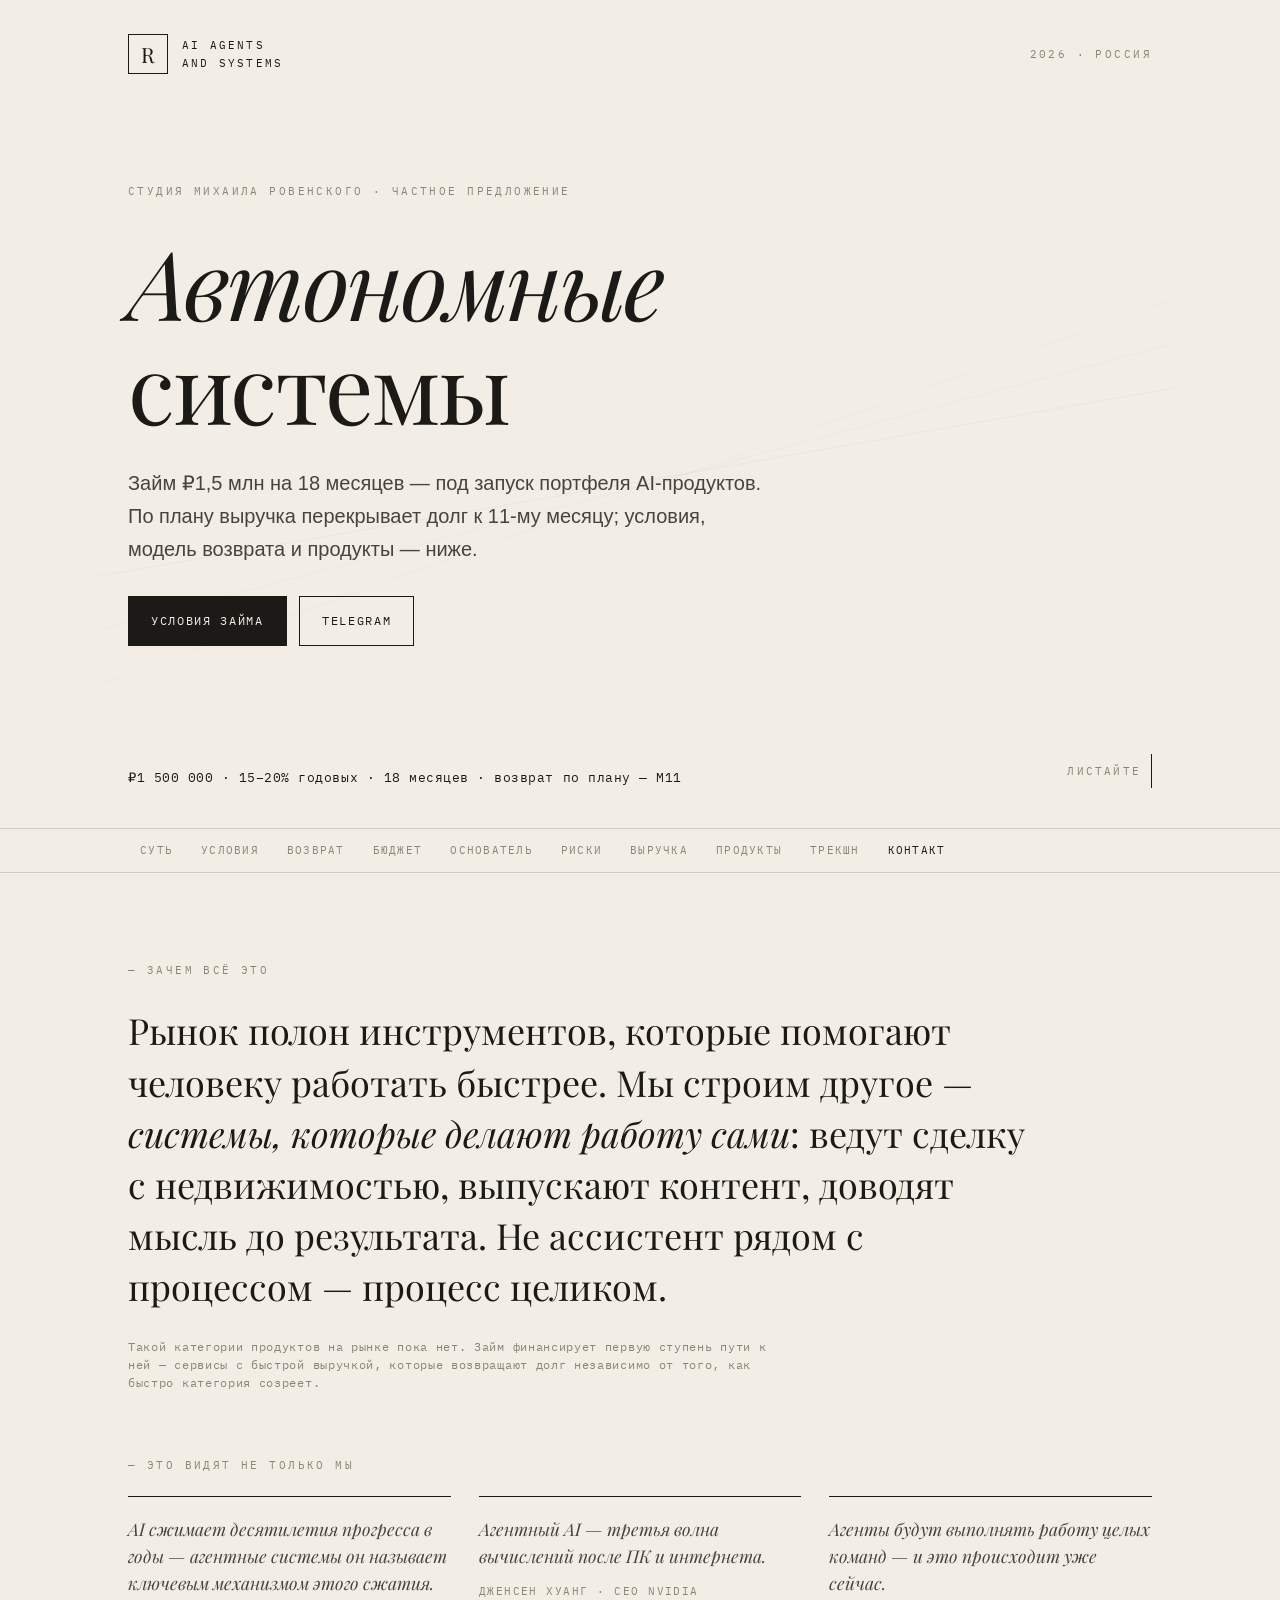
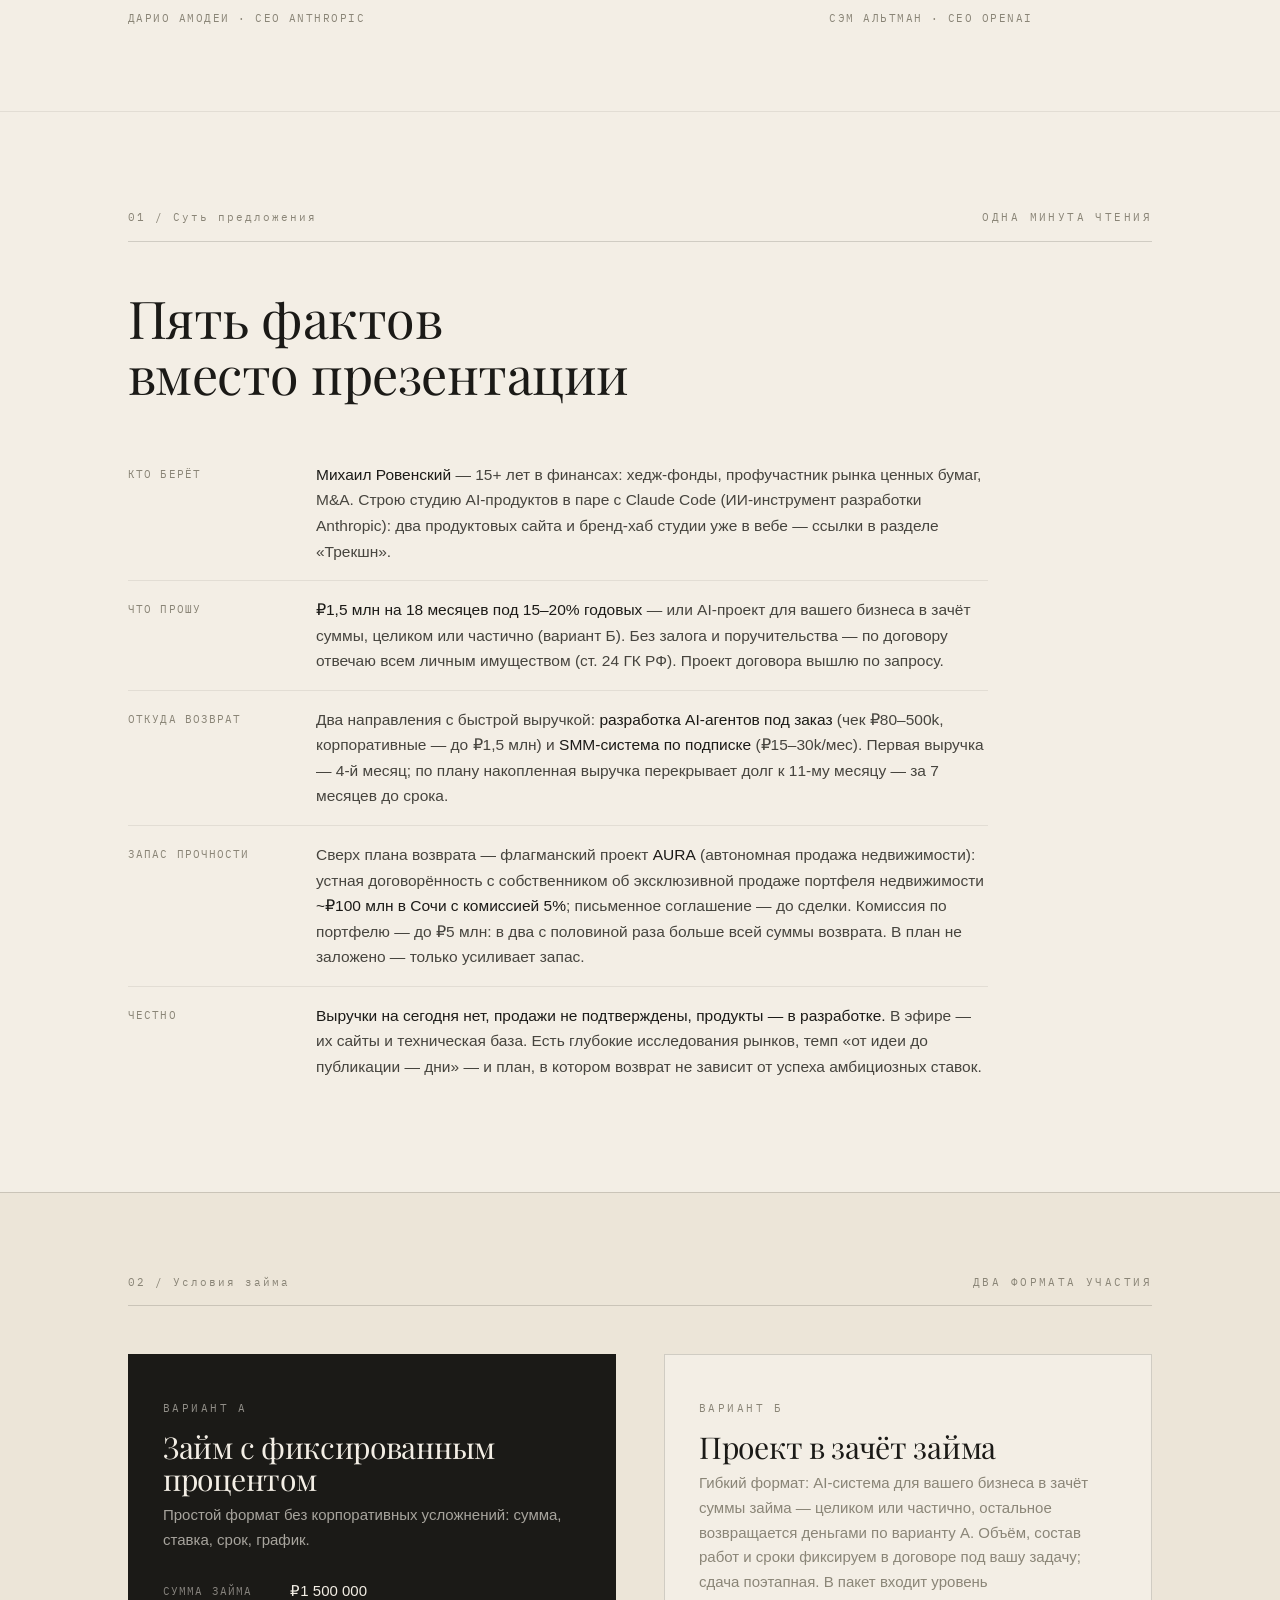
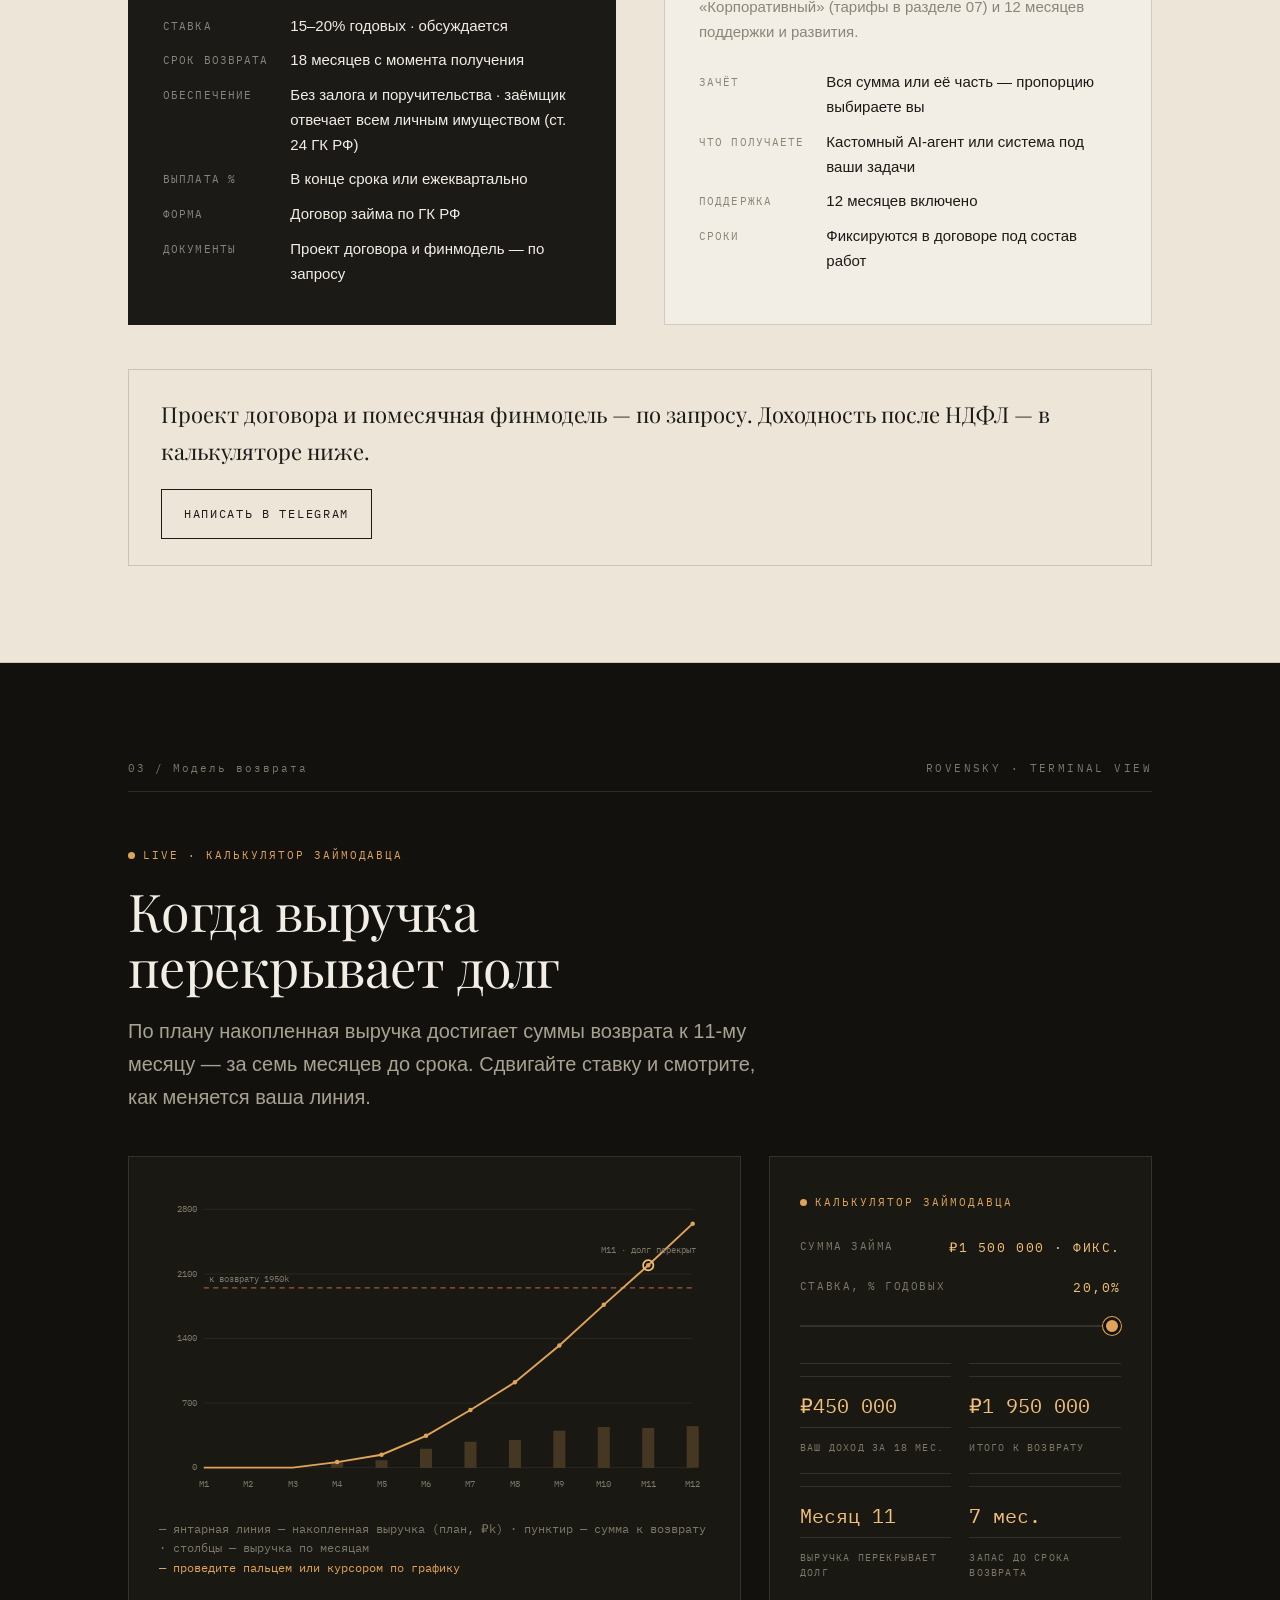
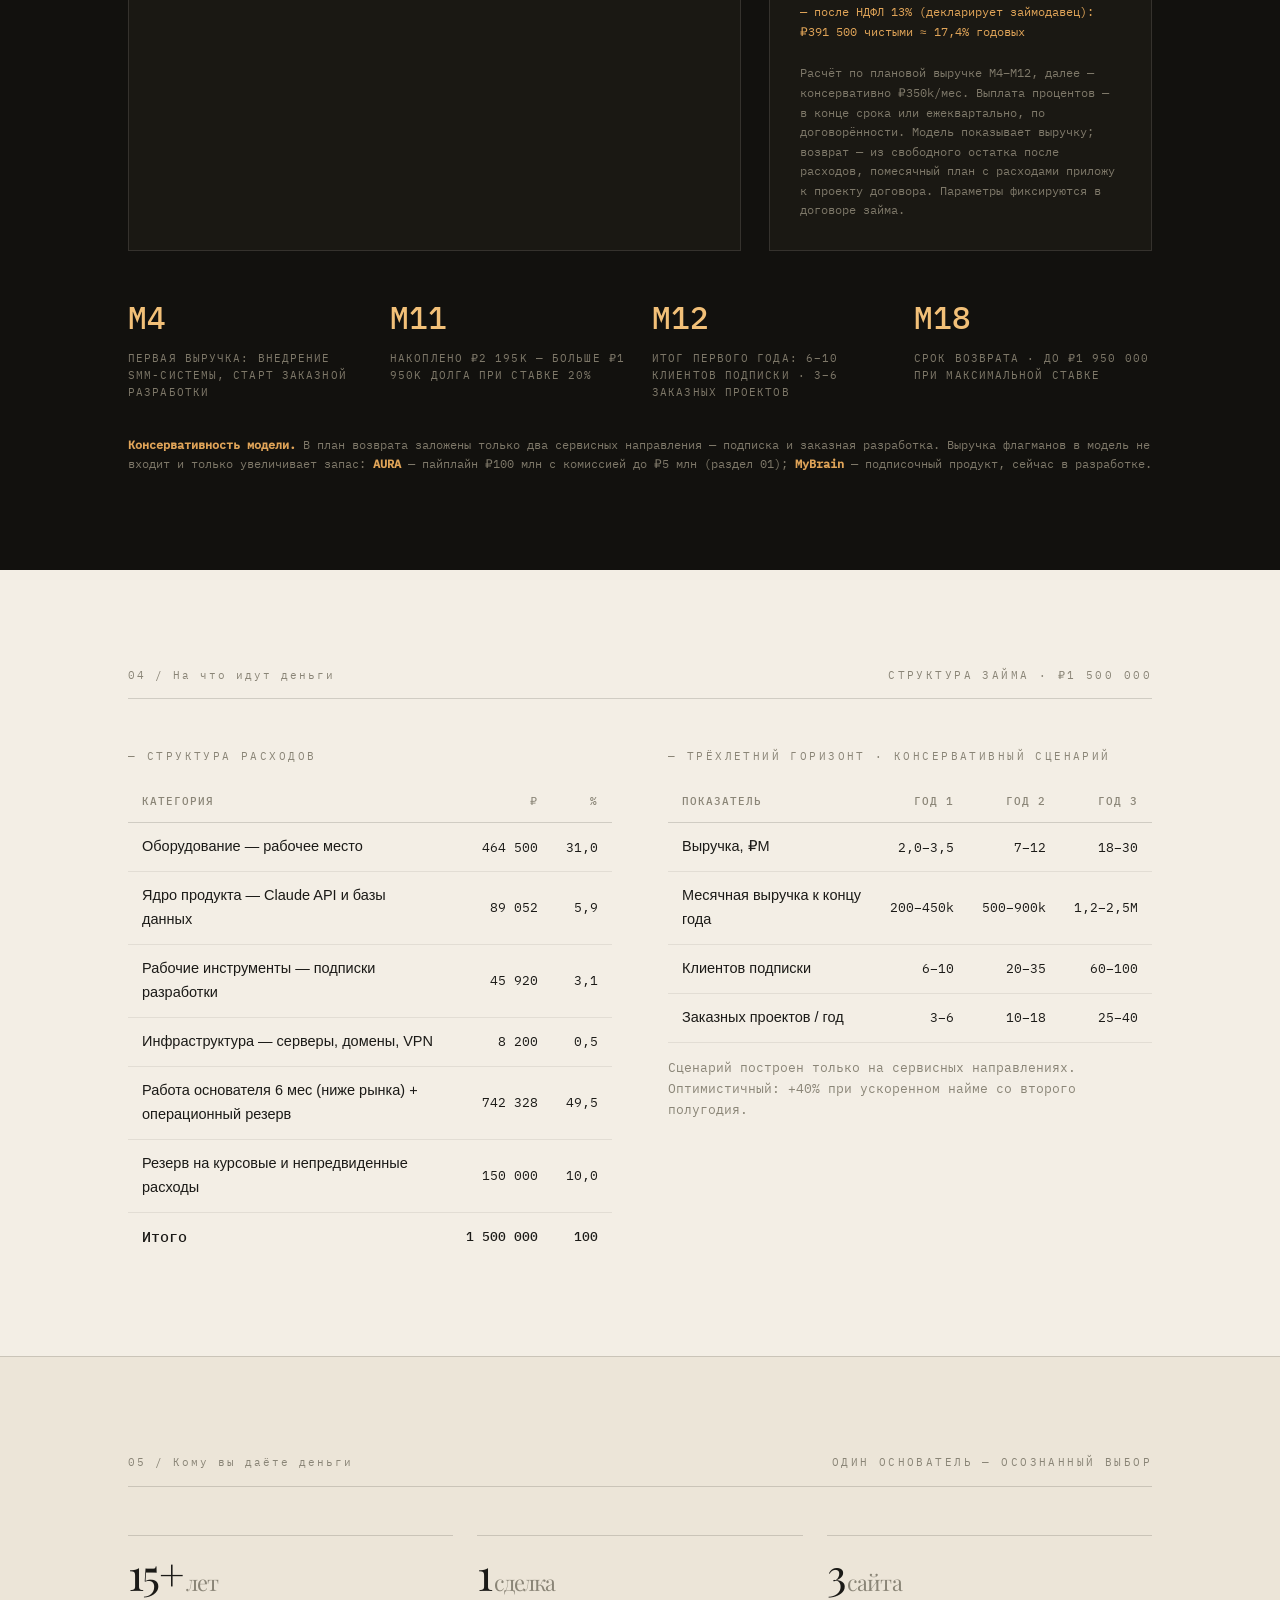
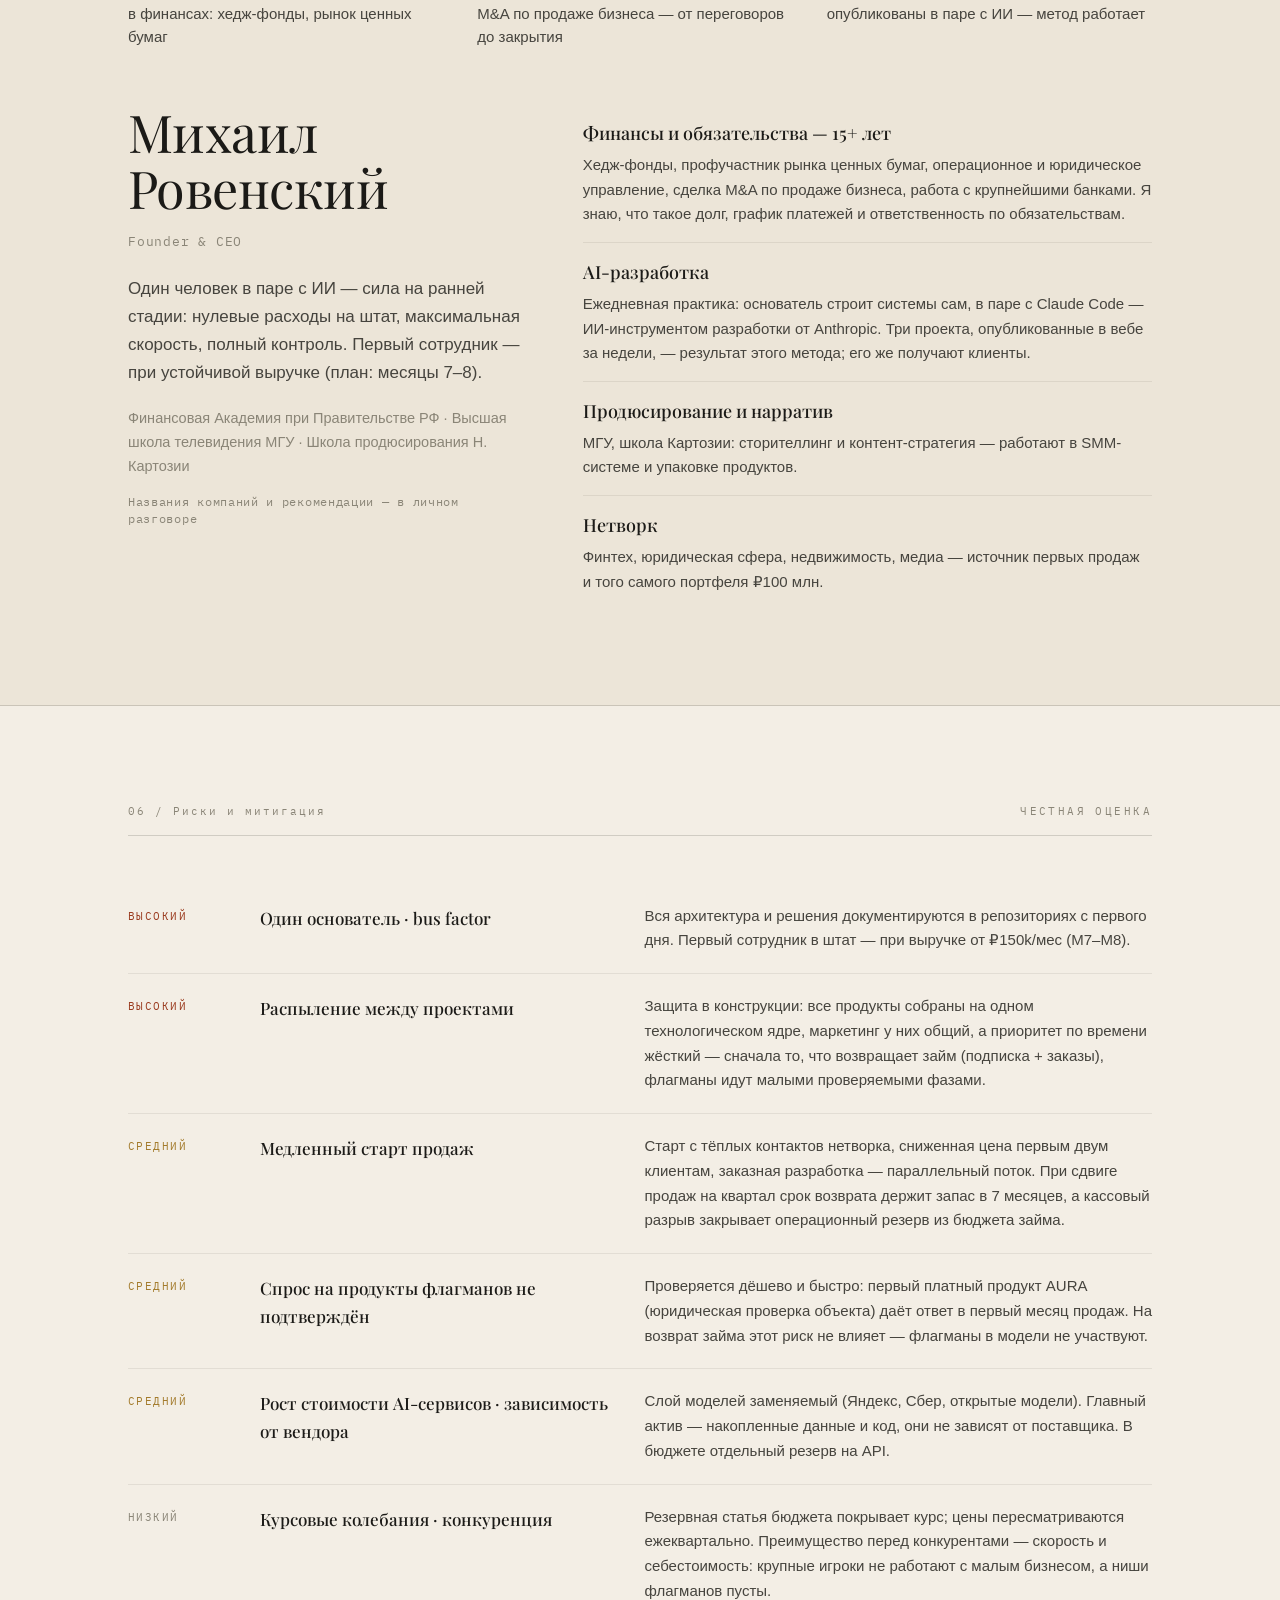
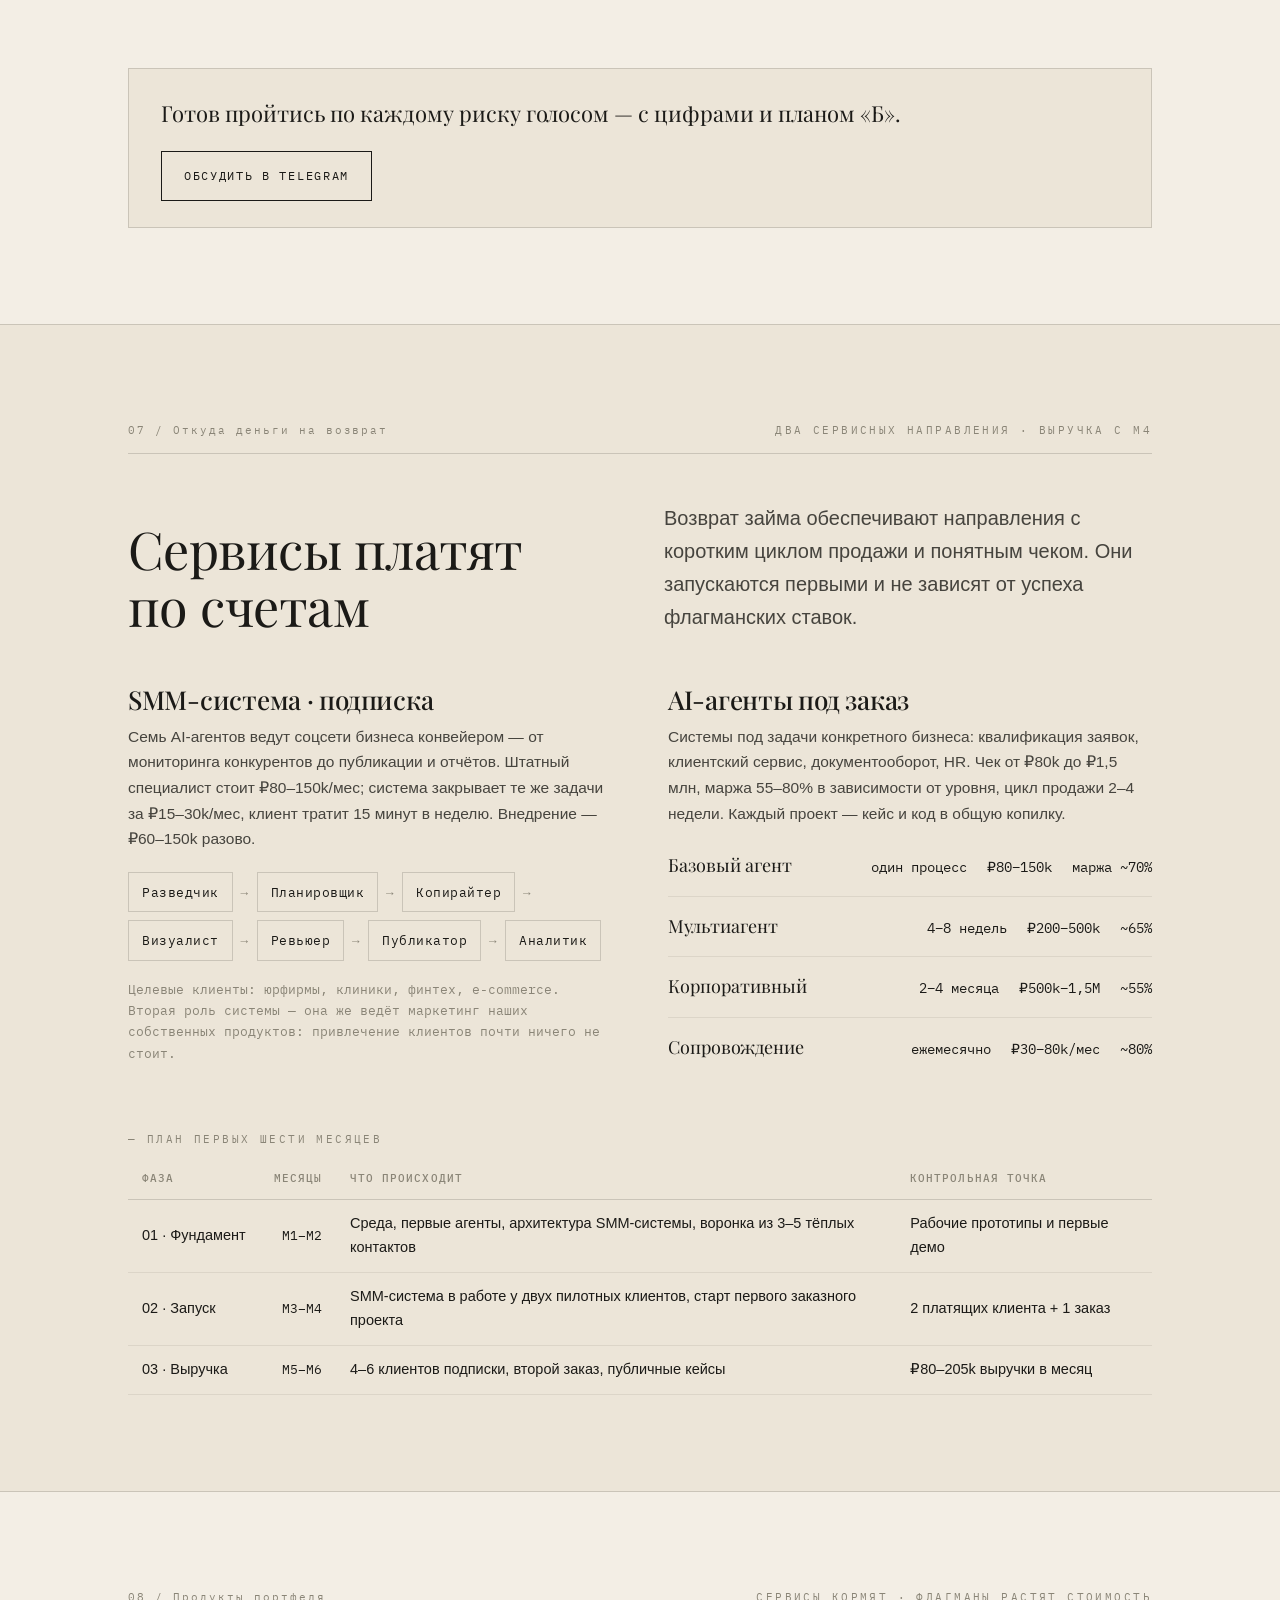
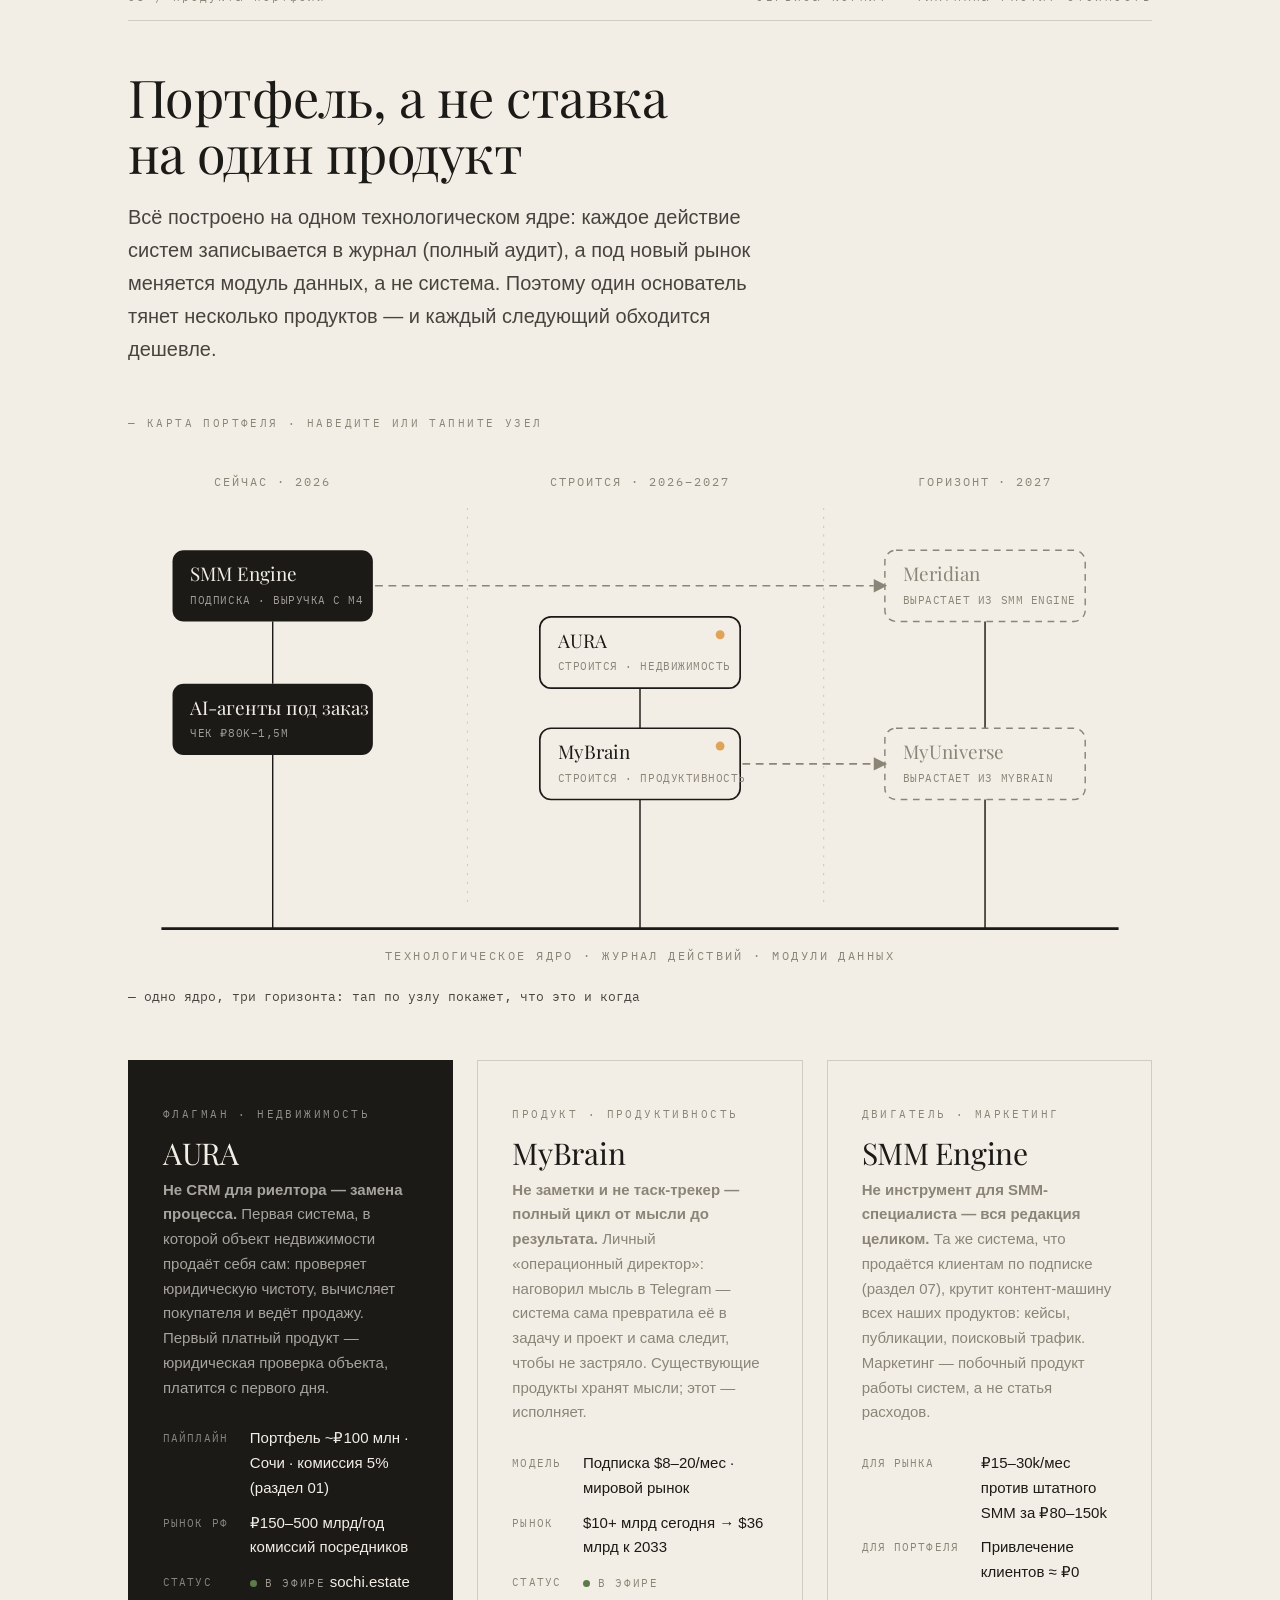
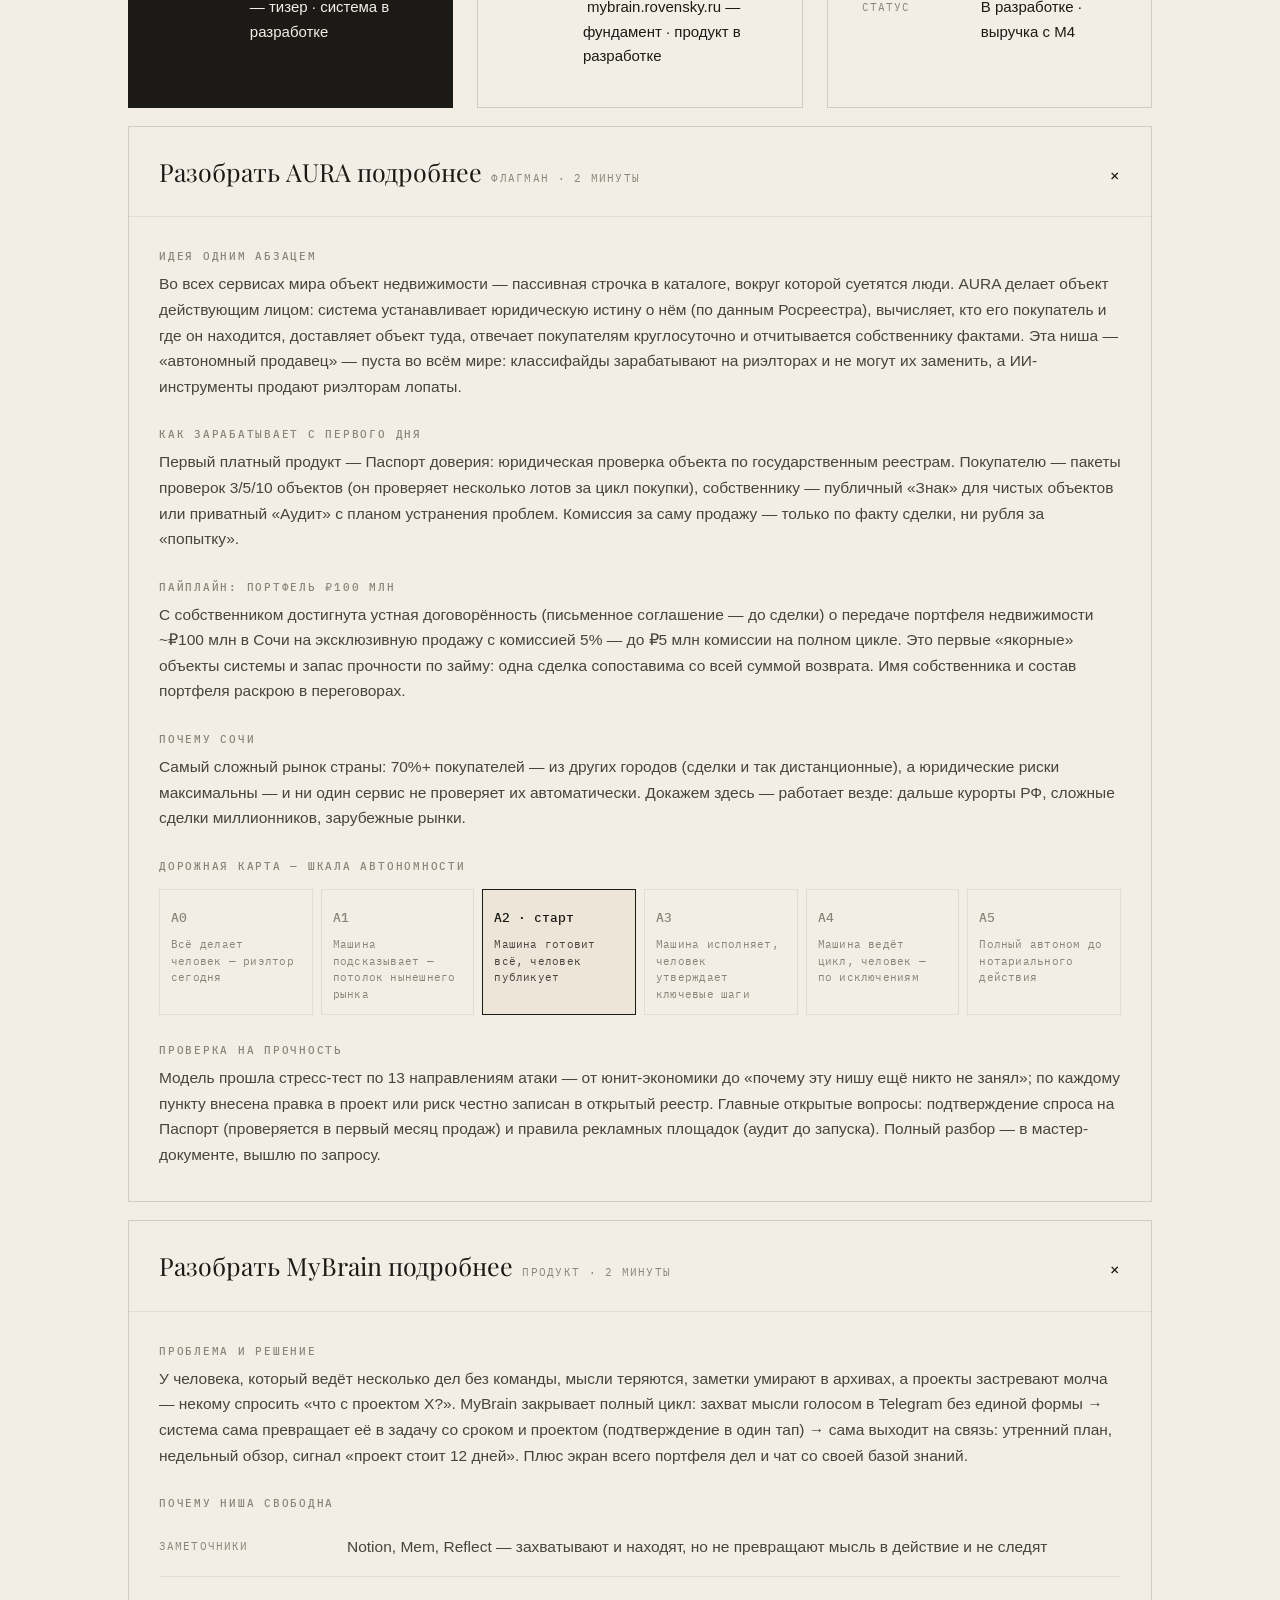
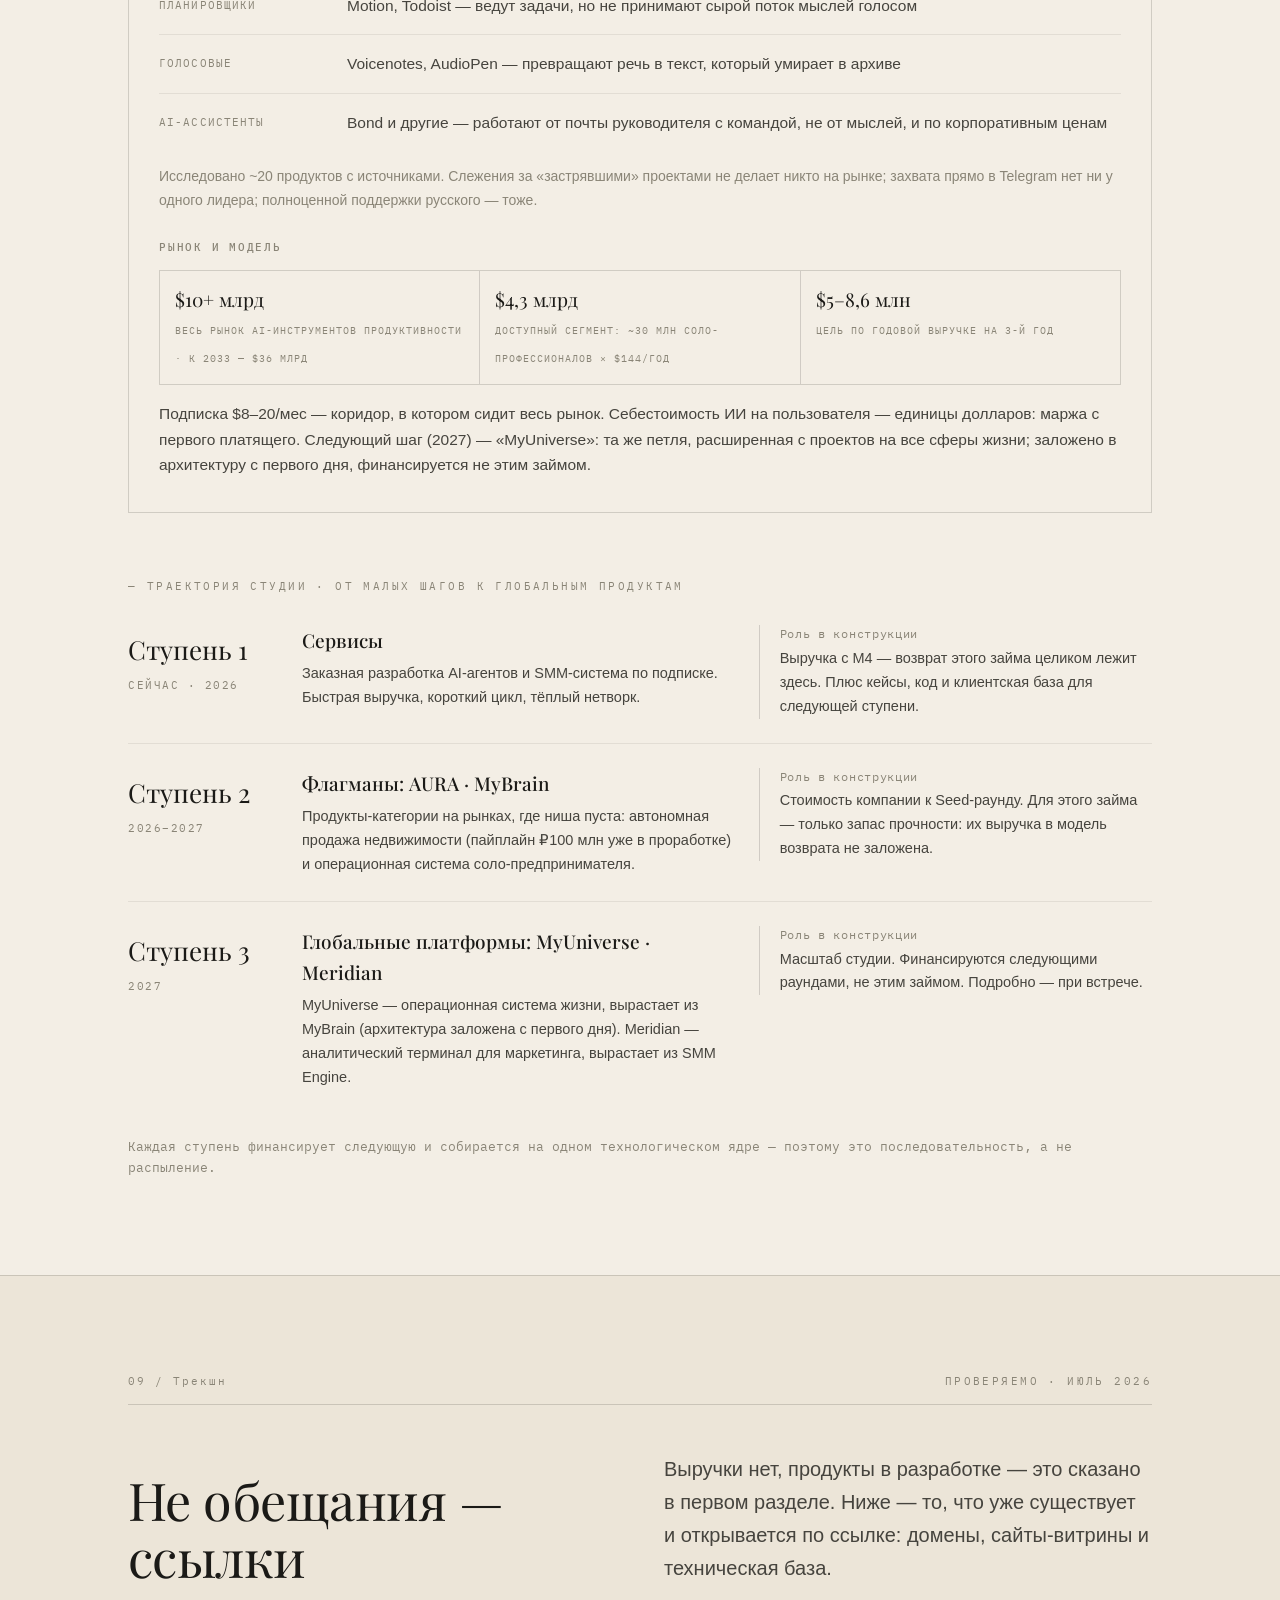
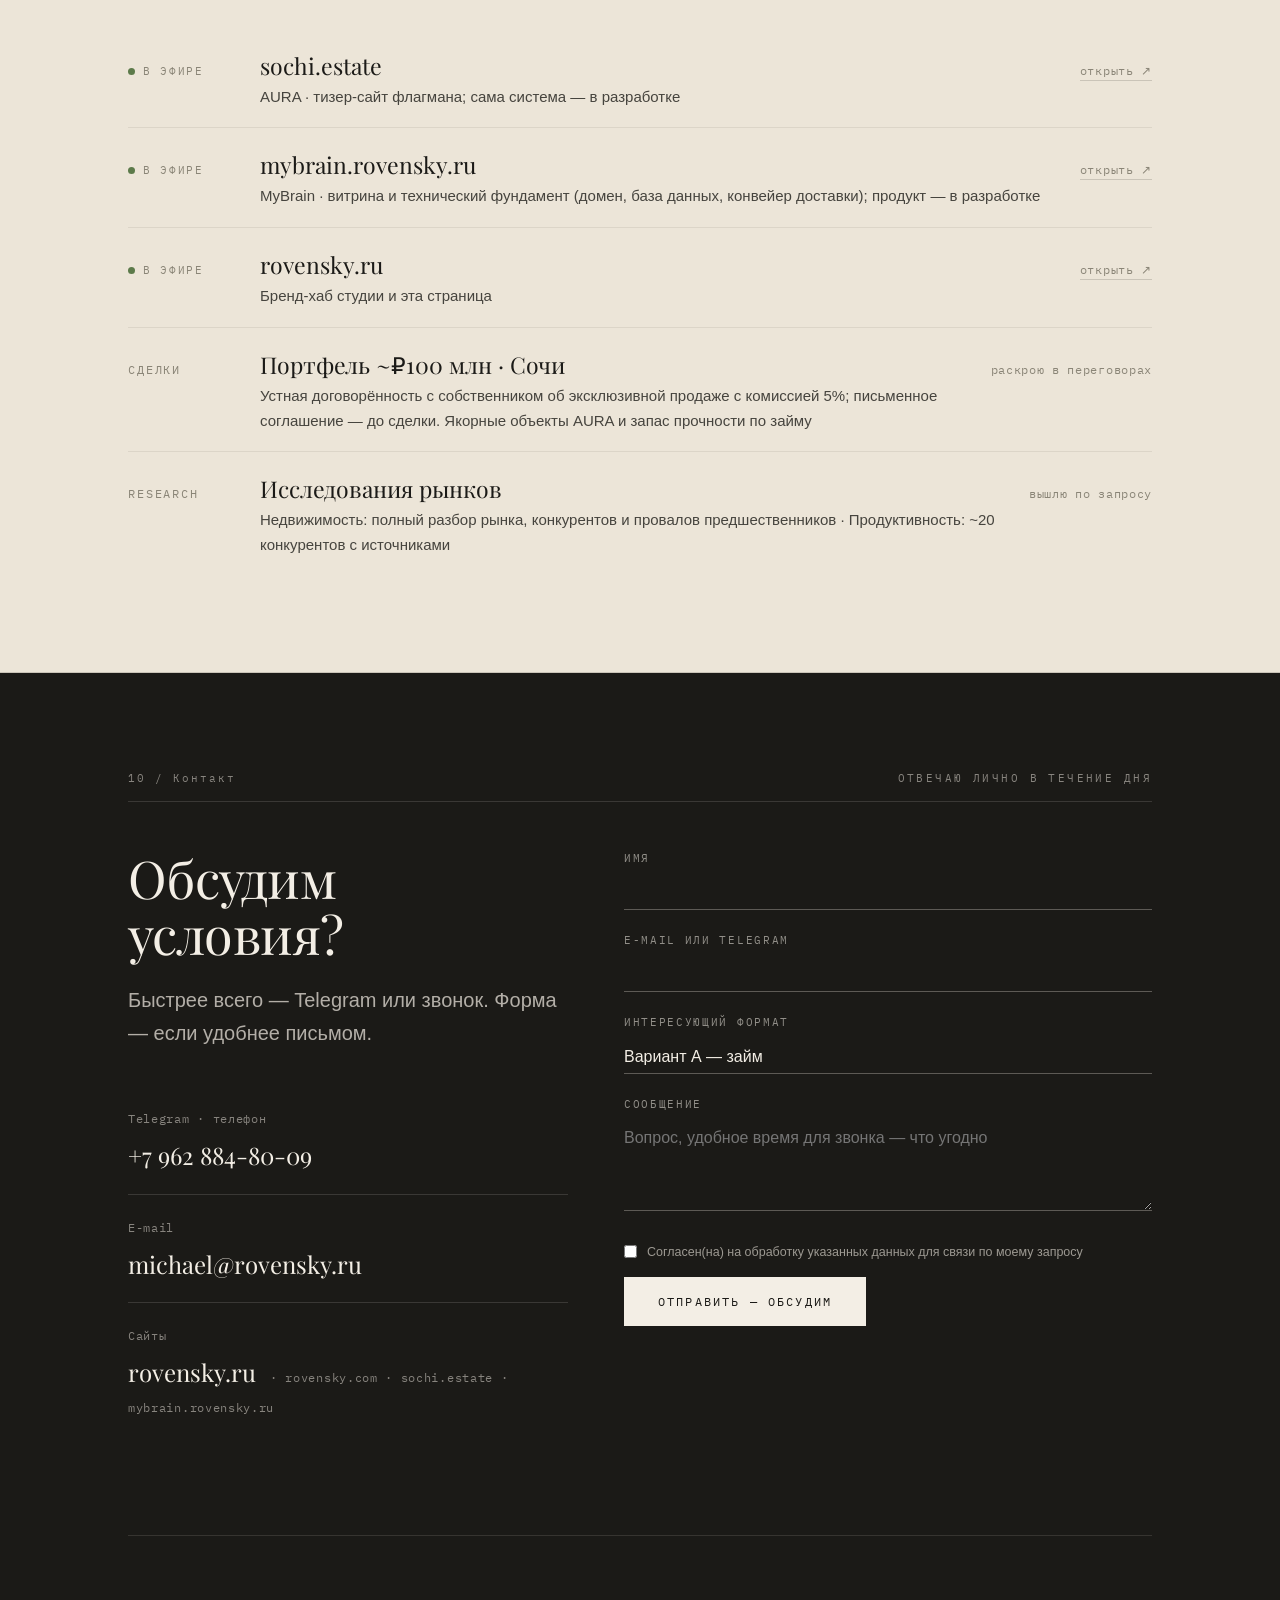
<file: pre-seed/index.html>
<!DOCTYPE html>
<html lang="ru">
<head>
<meta charset="utf-8">
<meta name="viewport" content="width=device-width, initial-scale=1.0">
<meta name="robots" content="noindex, nofollow, noarchive">
<meta name="format-detection" content="telephone=no">
<title>Rovensky · Займ ₽1,5 млн под портфель AI-продуктов · 2026</title>
<link rel="icon" href="/favicon.ico?v=3" sizes="48x48">
<link rel="icon" type="image/svg+xml" href="/favicon.svg?v=3">
<link rel="apple-touch-icon" href="/apple-touch-icon.png?v=3">
<style>
/* локальные шрифты — ноль внешних запросов */
@font-face { font-family: 'IBM Plex Mono'; font-style: normal; font-weight: 400; font-display: swap; src: url(/fonts/ibmplexmono-400-cyrillic.woff2) format('woff2'); unicode-range: U+0301, U+0400-045F, U+0490-0491, U+04B0-04B1, U+2116; }
@font-face { font-family: 'IBM Plex Mono'; font-style: normal; font-weight: 400; font-display: swap; src: url(/fonts/ibmplexmono-400-latin.woff2) format('woff2'); unicode-range: U+0000-00FF, U+0131, U+0152-0153, U+02BB-02BC, U+02C6, U+02DA, U+02DC, U+0304, U+0308, U+0329, U+2000-206F, U+20AC, U+2122, U+2191, U+2193, U+2212, U+2215, U+FEFF, U+FFFD; }
@font-face { font-family: 'IBM Plex Mono'; font-style: normal; font-weight: 500; font-display: swap; src: url(/fonts/ibmplexmono-500-cyrillic.woff2) format('woff2'); unicode-range: U+0301, U+0400-045F, U+0490-0491, U+04B0-04B1, U+2116; }
@font-face { font-family: 'IBM Plex Mono'; font-style: normal; font-weight: 500; font-display: swap; src: url(/fonts/ibmplexmono-500-latin.woff2) format('woff2'); unicode-range: U+0000-00FF, U+0131, U+0152-0153, U+02BB-02BC, U+02C6, U+02DA, U+02DC, U+0304, U+0308, U+0329, U+2000-206F, U+20AC, U+2122, U+2191, U+2193, U+2212, U+2215, U+FEFF, U+FFFD; }
@font-face { font-family: 'Playfair Display'; font-style: italic; font-weight: 400; font-display: swap; src: url(/fonts/playfairdisplay-400i-cyrillic.woff2) format('woff2'); unicode-range: U+0301, U+0400-045F, U+0490-0491, U+04B0-04B1, U+2116; }
@font-face { font-family: 'Playfair Display'; font-style: italic; font-weight: 400; font-display: swap; src: url(/fonts/playfairdisplay-400i-latin.woff2) format('woff2'); unicode-range: U+0000-00FF, U+0131, U+0152-0153, U+02BB-02BC, U+02C6, U+02DA, U+02DC, U+0304, U+0308, U+0329, U+2000-206F, U+20AC, U+2122, U+2191, U+2193, U+2212, U+2215, U+FEFF, U+FFFD; }
@font-face { font-family: 'Playfair Display'; font-style: normal; font-weight: 400; font-display: swap; src: url(/fonts/playfairdisplay-400-cyrillic.woff2) format('woff2'); unicode-range: U+0301, U+0400-045F, U+0490-0491, U+04B0-04B1, U+2116; }
@font-face { font-family: 'Playfair Display'; font-style: normal; font-weight: 400; font-display: swap; src: url(/fonts/playfairdisplay-400-latin.woff2) format('woff2'); unicode-range: U+0000-00FF, U+0131, U+0152-0153, U+02BB-02BC, U+02C6, U+02DA, U+02DC, U+0304, U+0308, U+0329, U+2000-206F, U+20AC, U+2122, U+2191, U+2193, U+2212, U+2215, U+FEFF, U+FFFD; }
@font-face { font-family: 'Playfair Display'; font-style: normal; font-weight: 500; font-display: swap; src: url(/fonts/playfairdisplay-500-cyrillic.woff2) format('woff2'); unicode-range: U+0301, U+0400-045F, U+0490-0491, U+04B0-04B1, U+2116; }
@font-face { font-family: 'Playfair Display'; font-style: normal; font-weight: 500; font-display: swap; src: url(/fonts/playfairdisplay-500-latin.woff2) format('woff2'); unicode-range: U+0000-00FF, U+0131, U+0152-0153, U+02BB-02BC, U+02C6, U+02DA, U+02DC, U+0304, U+0308, U+0329, U+2000-206F, U+20AC, U+2122, U+2191, U+2193, U+2212, U+2215, U+FEFF, U+FFFD; }

:root{
  --paper:#F3EEE5; --paper-2:#ECE5D8; --ink:#1B1A17; --ink-soft:#46443E;
  --taupe:#8A8577; --line:rgba(27,26,23,.16); --line-soft:rgba(27,26,23,.08);
  --term-bg:#12110E; --term-panel:#1A1813; --term-line:rgba(243,238,229,.12);
  --amber:#E0A458; --amber-bright:#F2C078; --term-text:#D8D2C4; --term-dim:#7E7869;
  --serif:'Playfair Display', Georgia, 'Times New Roman', serif;
  --sans:-apple-system, BlinkMacSystemFont, 'Segoe UI', Roboto, 'Helvetica Neue', Arial, sans-serif;
  --mono:'IBM Plex Mono', ui-monospace, 'SF Mono', Consolas, monospace;
}
*{margin:0;padding:0;box-sizing:border-box}
html{scroll-behavior:smooth}
body{background:var(--paper);color:var(--ink);font-family:var(--sans);font-weight:300;font-size:17px;line-height:1.65;-webkit-font-smoothing:antialiased}
::selection{background:var(--ink);color:var(--paper)}
a{color:inherit}
strong{font-weight:500}

#progress{position:fixed;top:0;left:0;height:2px;width:0;background:var(--ink);z-index:100;transition:width .1s linear}
.frame{position:fixed;inset:0;pointer-events:none;z-index:90;border:10px solid var(--paper)}
@media(max-width:760px){.frame{border-width:5px}}

.eyebrow{font-family:var(--mono);font-size:11px;letter-spacing:.22em;text-transform:uppercase;color:var(--taupe)}
.section-no{font-family:var(--mono);font-size:11px;letter-spacing:.18em;color:var(--taupe)}
h1,h2,h3{font-family:var(--serif);font-weight:400;line-height:1.08;letter-spacing:-0.01em}
h2{font-size:clamp(32px,4.2vw,52px)}
h3{font-size:clamp(20px,2.2vw,26px);font-weight:500}
.lede{font-size:clamp(17px,1.6vw,20px);color:var(--ink-soft);max-width:640px}
.num-big{font-family:var(--serif);font-weight:300;font-size:clamp(36px,4.4vw,56px);line-height:1;letter-spacing:-0.02em}
.num-unit{font-family:var(--serif);font-size:.5em;color:var(--taupe);margin-left:.06em}
.cap{font-family:var(--mono);font-size:11.5px;letter-spacing:.06em;color:var(--taupe);line-height:1.55;text-transform:none}

.wrap{max-width:1080px;margin:0 auto;padding:0 28px}
section{padding:96px 0}
@media(max-width:760px){section{padding:64px 0}}
.sec-head{display:flex;align-items:baseline;justify-content:space-between;border-bottom:1px solid var(--line);padding-bottom:14px;margin-bottom:48px;gap:16px}
.grid2{display:grid;grid-template-columns:1fr 1fr;gap:48px}
.grid3{display:grid;grid-template-columns:repeat(3,1fr);gap:24px}
.grid2>*,.grid3>*,.founder>*,.c-grid>*,.term-grid>*{min-width:0}
@media(max-width:900px){.grid3{grid-template-columns:1fr}}
@media(max-width:760px){.grid2{grid-template-columns:1fr;gap:32px}}

.rv{opacity:0;transform:translateY(22px);transition:opacity .8s cubic-bezier(.2,.6,.2,1),transform .8s cubic-bezier(.2,.6,.2,1)}
.rv.on{opacity:1;transform:none}
.rv-d1{transition-delay:.1s}.rv-d2{transition-delay:.2s}

/* hero */
.hero{min-height:92svh;display:flex;flex-direction:column;justify-content:space-between;padding:34px 28px 40px;position:relative;overflow:hidden}
.hero-top{display:flex;justify-content:space-between;align-items:center}
.logo{display:flex;align-items:center;gap:14px;text-decoration:none}
.logo-box{width:40px;height:40px;border:1.4px solid var(--ink);display:grid;place-items:center;font-family:var(--serif);font-size:21px}
.logo span{font-family:var(--mono);font-size:11px;letter-spacing:.2em;text-transform:uppercase}
.hero-mid{padding:36px 0}
.hero h1{font-size:clamp(44px,7.6vw,96px);font-weight:300;letter-spacing:-0.025em;max-width:1000px}
.hero h1 em{font-style:italic;font-weight:300}
.hero-sub{margin-top:30px;max-width:660px}
.hero-cta{display:flex;gap:12px;flex-wrap:wrap;margin-top:30px}
.hbtn{display:inline-block;font-family:var(--mono);font-size:12px;letter-spacing:.14em;text-transform:uppercase;padding:14px 22px;text-decoration:none;border:1px solid var(--ink);transition:background .25s,color .25s}
.hbtn:hover{background:var(--ink);color:var(--paper)}
.hbtn.solid{background:var(--ink);color:var(--paper)}
.hbtn.solid:hover{background:transparent;color:var(--ink)}
.hero-bottom{display:flex;justify-content:space-between;align-items:flex-end;gap:20px;flex-wrap:wrap}
.hero-meta{display:flex;gap:36px;flex-wrap:wrap}
.hero-meta div{font-family:var(--mono);font-size:11.5px;letter-spacing:.1em;color:var(--taupe)}
.hero-meta b{display:block;color:var(--ink);font-weight:500;font-size:13px;margin-top:4px;letter-spacing:.04em}
.scroll-hint{font-family:var(--mono);font-size:11px;letter-spacing:.2em;color:var(--taupe);text-transform:uppercase;display:flex;align-items:center;gap:10px}
.scroll-hint::after{content:"";width:1px;height:34px;background:var(--ink);display:block;animation:drop 2.2s ease-in-out infinite}
@keyframes drop{0%{transform:scaleY(0);transform-origin:top}45%{transform:scaleY(1);transform-origin:top}55%{transform:scaleY(1);transform-origin:bottom}100%{transform:scaleY(0);transform-origin:bottom}}
.hero-lines{position:absolute;inset:0;z-index:-1;opacity:.5}

/* sticky nav */
.nav{position:sticky;top:0;z-index:95;background:var(--paper);border-top:1px solid var(--line);border-bottom:1px solid var(--line)}
.nav .wrap{display:flex;gap:4px;overflow-x:auto;-webkit-overflow-scrolling:touch;scrollbar-width:none}
.nav .wrap::-webkit-scrollbar{display:none}
.nav a{font-family:var(--mono);font-size:10.5px;letter-spacing:.12em;text-transform:uppercase;color:var(--taupe);text-decoration:none;padding:13px 12px;white-space:nowrap}
.nav a:hover{color:var(--ink)}

/* rows */
.lrow{display:grid;grid-template-columns:170px 1fr;gap:18px;padding:16px 0;border-bottom:1px solid var(--line-soft);font-size:15.5px}
.lrow .k{font-family:var(--mono);font-size:11px;letter-spacing:.1em;text-transform:uppercase;color:var(--taupe);padding-top:3px}
.lrow p{color:var(--ink-soft)}
.lrow b{color:var(--ink);font-weight:500}
@media(max-width:640px){.lrow{grid-template-columns:1fr;gap:4px}}

/* cards */
.vcard{border:1px solid var(--line);padding:38px 34px;background:var(--paper)}
.vcard.hl{background:var(--ink);color:var(--paper)}
.vcard.hl .cap,.vcard.hl .eyebrow{color:rgba(243,238,229,.55)}
.vcard h3{font-size:clamp(23px,2.5vw,30px);font-weight:400;margin:10px 0 8px}
.vcard .sub{color:var(--taupe);font-size:15px}
.vcard.hl .sub{color:rgba(243,238,229,.65)}
.spec{display:grid;grid-template-columns:auto 1fr;gap:10px 22px;margin-top:26px;font-size:15px}
.spec dt{font-family:var(--mono);font-size:11px;letter-spacing:.1em;text-transform:uppercase;color:var(--taupe);padding-top:3px}
.vcard.hl .spec dt{color:rgba(243,238,229,.5)}
.spec dd{font-weight:400}

/* cta band */
.cta-band{border:1px solid var(--line);background:var(--paper-2);padding:26px 32px;display:flex;justify-content:space-between;align-items:center;gap:20px;flex-wrap:wrap;margin-top:44px}
.cta-band p{font-family:var(--serif);font-size:clamp(18px,2vw,22px)}
.cta-band .hbtn{border-color:var(--ink)}

/* stat */
.stat{border-top:1px solid var(--line);padding-top:16px}
.stat .src{font-family:var(--mono);font-size:10.5px;letter-spacing:.1em;color:var(--taupe);margin-top:8px}
.stat p{color:var(--ink-soft);font-size:15px;margin-top:8px;line-height:1.5}

/* pipeline (SMM agents) */
.pipe{display:flex;flex-wrap:wrap;gap:8px 0;align-items:center;font-family:var(--mono);font-size:12.5px;letter-spacing:.04em}
.pipe span{border:1px solid var(--line);padding:9px 13px;white-space:nowrap}
.pipe i{font-style:normal;color:var(--taupe);padding:0 8px}

/* pricing rows */
.price-row{display:grid;grid-template-columns:1fr auto auto auto;gap:20px;padding:15px 0;border-bottom:1px solid var(--line-soft);align-items:baseline;font-size:15px}
.price-row b{font-family:var(--serif);font-size:18px;font-weight:400}
.price-row .pr{font-family:var(--mono);font-size:13.5px}
@media(max-width:680px){.price-row{grid-template-columns:1fr auto}}

/* tables */
table{width:100%;border-collapse:collapse;font-size:14.5px}
.fin th,.fin td{padding:12px 14px;border-bottom:1px solid var(--line-soft);text-align:right}
.fin th{font-family:var(--mono);font-size:10.5px;letter-spacing:.1em;text-transform:uppercase;color:var(--taupe);font-weight:500;border-bottom:1px solid var(--line);white-space:nowrap}
.fin td:first-child,.fin th:first-child{text-align:left;white-space:normal}
.fin td.mono{font-family:var(--mono);font-size:13px;white-space:nowrap;font-variant-numeric:tabular-nums}
.fin tr.total td{border-top:1px solid var(--ink);border-bottom:none;font-weight:500;font-family:var(--mono);white-space:nowrap}
.fin-note{font-size:12.5px;color:var(--taupe);margin-top:14px;font-family:var(--mono);line-height:1.7}

/* terminal */
.terminal{background:var(--term-bg);color:var(--term-text);position:relative}
.terminal .sec-head{border-color:var(--term-line)}
.terminal .eyebrow,.terminal .section-no{color:var(--term-dim)}
.terminal .lede{color:#A8A293}
.terminal h2,.terminal h3{color:var(--term-text)}
.term-tag{display:inline-flex;align-items:center;gap:8px;font-family:var(--mono);font-size:11px;letter-spacing:.18em;color:var(--amber);text-transform:uppercase;margin-bottom:18px}
.term-tag::before{content:"";width:7px;height:7px;background:var(--amber);border-radius:50%;animation:blink 1.6s steps(2) infinite}
@keyframes blink{50%{opacity:.2}}
.term-panel{border:1px solid var(--term-line);background:var(--term-panel);padding:30px;position:relative;z-index:1}
.term-grid{display:grid;grid-template-columns:1.6fr 1fr;gap:28px;align-items:stretch}
@media(max-width:900px){.term-grid{grid-template-columns:1fr}}
.term-stat{font-family:var(--mono)}
.term-stat .v{font-size:clamp(24px,2.4vw,32px);color:var(--amber-bright);font-weight:500}
.term-stat .l{font-size:11px;letter-spacing:.1em;text-transform:uppercase;color:var(--term-dim);margin-top:6px;line-height:1.55}
.tgrid4{display:grid;grid-template-columns:repeat(4,1fr);gap:24px}
@media(max-width:900px){.tgrid4{grid-template-columns:1fr 1fr}}
#chart{width:100%;height:auto;display:block}
.ax{font-family:var(--mono);font-size:10px;fill:var(--term-dim)}
.calc label{font-family:var(--mono);font-size:11px;letter-spacing:.14em;text-transform:uppercase;color:var(--term-dim);display:flex;justify-content:space-between;flex-wrap:wrap;gap:4px 12px;margin-bottom:10px}
.calc label output{color:var(--amber-bright);font-size:13px}
input[type=range]{width:100%;appearance:none;-webkit-appearance:none;height:2px;background:var(--term-line);outline:none;margin:6px 0 24px}
input[type=range]::-webkit-slider-thumb{appearance:none;-webkit-appearance:none;width:18px;height:18px;border-radius:50%;background:var(--amber);cursor:pointer;border:3px solid var(--term-bg);box-shadow:0 0 0 1px var(--amber)}
input[type=range]::-moz-range-thumb{width:14px;height:14px;border-radius:50%;background:var(--amber);cursor:pointer;border:2px solid var(--term-bg);box-shadow:0 0 0 1px var(--amber)}
.calc-out{display:grid;grid-template-columns:1fr 1fr;gap:18px;margin-top:6px}
.calc-out div{border-top:1px solid var(--term-line);padding-top:12px}
.calc-out .v{font-family:var(--mono);font-size:20px;color:var(--amber-bright);white-space:nowrap}
.calc-out .l{font-family:var(--mono);font-size:10px;letter-spacing:.12em;text-transform:uppercase;color:var(--term-dim);margin-top:5px;line-height:1.5}
.term-note{font-family:var(--mono);font-size:11.5px;color:var(--term-dim);margin-top:22px;line-height:1.7}
.term-note b{color:var(--amber)}

/* founder */
.founder{display:grid;grid-template-columns:1fr 1.4fr;gap:48px}
@media(max-width:860px){.founder{grid-template-columns:1fr}}
.skill-row{padding:15px 0;border-bottom:1px solid var(--line-soft)}
.skill-row b{font-family:var(--serif);font-size:18px;font-weight:500;display:block;margin-bottom:4px}
.skill-row p{font-size:15px;color:var(--ink-soft)}

/* risks */
.risk{display:grid;grid-template-columns:110px 1fr 1.4fr;gap:22px;padding:20px 0;border-bottom:1px solid var(--line-soft);font-size:15px}
@media(max-width:760px){.risk{grid-template-columns:1fr;gap:6px}}
.risk .lvl{font-family:var(--mono);font-size:10.5px;letter-spacing:.14em;text-transform:uppercase;padding-top:4px}
.lvl.hi{color:#9A3B1F}.lvl.md{color:#A37B2C}.lvl.lo{color:var(--taupe)}
.risk b{font-family:var(--serif);font-weight:500;font-size:17px}
.risk p{color:var(--ink-soft)}

/* details accordions */
.acc{border:1px solid var(--line);background:var(--paper);margin-top:18px}
.acc summary{list-style:none;cursor:pointer;padding:24px 30px;display:grid;grid-template-columns:1fr auto;gap:20px;align-items:baseline}
.acc summary::-webkit-details-marker{display:none}
.acc summary .t{font-family:var(--serif);font-size:clamp(19px,2.1vw,25px)}
.acc summary .hint{font-family:var(--mono);font-size:10.5px;letter-spacing:.12em;text-transform:uppercase;color:var(--taupe)}
.acc summary .pl{font-family:var(--mono);font-size:18px;transition:transform .3s}
.acc[open] summary .pl{transform:rotate(45deg)}
.acc-body{padding:4px 30px 34px;border-top:1px solid var(--line-soft)}
.acc-body h4{font-family:var(--mono);font-size:11px;letter-spacing:.16em;text-transform:uppercase;color:var(--taupe);margin:26px 0 6px;font-weight:500}

/* A0-A5 scale (light) */
.ascale{display:grid;grid-template-columns:repeat(6,1fr);gap:8px;margin-top:14px}
@media(max-width:760px){.ascale{grid-template-columns:repeat(2,1fr)}}
.ascale div{border:1px solid var(--line-soft);padding:12px 11px;font-family:var(--mono)}
.ascale .lv{font-size:12.5px;color:var(--taupe);font-weight:500}
.ascale p{font-size:11px;line-height:1.5;color:var(--taupe);margin-top:6px;letter-spacing:.02em}
.ascale div.now{border-color:var(--ink);background:var(--paper-2)}
.ascale div.now .lv{color:var(--ink)}
.ascale div.now p{color:var(--ink-soft)}

/* tam line */
.tamline{display:flex;gap:0;margin-top:14px;border:1px solid var(--line)}
.tamline div{padding:13px 15px;border-left:1px solid var(--line);flex:1}
.tamline div:first-child{border-left:0}
.tamline b{display:block;font-family:var(--serif);font-size:19px;font-weight:400}
.tamline span{font-family:var(--mono);font-size:10px;letter-spacing:.1em;color:var(--taupe);text-transform:uppercase}
@media(max-width:640px){.tamline{flex-direction:column}.tamline div{border-left:0;border-top:1px solid var(--line)}.tamline div:first-child{border-top:0}}

/* industry quotes */
.quote-row{display:grid;grid-template-columns:repeat(3,1fr);gap:28px;margin-bottom:56px}
@media(max-width:860px){.quote-row{grid-template-columns:1fr;gap:18px}}
.q{border-top:1px solid var(--ink);padding-top:18px}
.q p{font-family:var(--serif);font-style:italic;font-size:17.5px;line-height:1.55;color:var(--ink-soft)}
.q .src{font-family:var(--mono);font-size:10.5px;letter-spacing:.14em;text-transform:uppercase;color:var(--taupe);margin-top:14px}


/* product map */
.pmap-wrap{overflow-x:auto;margin-bottom:12px;-webkit-overflow-scrolling:touch}
#pmap{display:block;width:100%;min-width:760px}
#pmap text{user-select:none}
#pmap .zl{font-family:var(--mono);font-size:11px;letter-spacing:.16em;fill:var(--taupe)}
#pmap .zsep{stroke:var(--line);stroke-dasharray:2 6}
#pmap .bus-l{stroke:var(--ink);stroke-width:2.5}
#pmap .bus-t{font-family:var(--mono);font-size:11px;letter-spacing:.2em;fill:var(--taupe)}
#pmap .cn{stroke:var(--ink);stroke-width:1.3}
#pmap .evo{stroke:var(--taupe);stroke-width:1.5;stroke-dasharray:7 5;opacity:0;transition:opacity .6s ease 1.2s}
#pmap .evo-h{fill:var(--taupe);opacity:0;transition:opacity .6s ease 1.2s}
#pmap.on .evo,#pmap.on .evo-h{opacity:1}
#pmap .draw{stroke-dasharray:1;stroke-dashoffset:1;transition:stroke-dashoffset .9s ease}
#pmap.on .bus-l.draw{stroke-dashoffset:0;transition-delay:.1s}
#pmap.on .cn.draw{stroke-dashoffset:0;transition-delay:.75s}
#pmap .mn{cursor:pointer;opacity:0;transform:translateY(14px);transition:opacity .55s ease,transform .55s ease}
#pmap.on .mn{opacity:1;transform:none}
#pmap.on .mn-d1{transition-delay:.55s}#pmap.on .mn-d2{transition-delay:.7s}#pmap.on .mn-d3{transition-delay:.85s}#pmap.on .mn-d4{transition-delay:1s}#pmap.on .mn-d5{transition-delay:1.15s}#pmap.on .mn-d6{transition-delay:1.3s}
#pmap .n1 rect{fill:var(--ink)}
#pmap .n1 .mn-name{fill:var(--paper)}
#pmap .n1 .mn-sub{fill:rgba(243,238,229,.62)}
#pmap .n2 rect{fill:var(--paper);stroke:var(--ink);stroke-width:1.5}
#pmap .n2 .mn-name{fill:var(--ink)}
#pmap .n2 .mn-sub{fill:var(--taupe)}
#pmap .n3 rect{fill:none;stroke:var(--taupe);stroke-width:1.3;stroke-dasharray:6 5}
#pmap .n3 .mn-name{fill:var(--taupe)}
#pmap .n3 .mn-sub{fill:var(--taupe)}
#pmap .mn-name{font-family:var(--serif);font-size:17px}
#pmap .mn-sub{font-family:var(--mono);font-size:9.5px;letter-spacing:.05em}
#pmap .pulse{fill:var(--amber);animation:mpulse 1.6s infinite}
@keyframes mpulse{0%,100%{opacity:1}50%{opacity:.25}}
#pmap .mn.act rect{stroke:var(--amber);stroke-width:2;stroke-dasharray:none}
#pmap .mn.act .mn-name{fill:var(--amber)}
#pmap .n1.act .mn-name{fill:var(--amber-bright, #F2C078)}
#pmap .evo.lit{stroke:var(--amber);opacity:1}
#map-read{font-family:var(--mono);font-size:12.5px;color:var(--ink-soft);min-height:1.8em;margin-bottom:52px}
#map-read b{color:var(--ink)}
@media(prefers-reduced-motion:reduce){#pmap .draw,#pmap .mn,#pmap .evo,#pmap .evo-h{transition:none;opacity:1;transform:none;stroke-dashoffset:0}#pmap .pulse{animation:none}}


/* constellation coda */
#cst{display:block;width:100%;max-width:920px}
#cst .bgstar{fill:rgba(243,238,229,.5)}
#cst .tw1{animation:twk 3.2s ease-in-out infinite}
#cst .tw2{animation:twk 4.1s ease-in-out infinite .9s}
#cst .tw3{animation:twk 5s ease-in-out infinite 1.7s}
@keyframes twk{0%,100%{opacity:.25}50%{opacity:.85}}
#cst .ln{stroke:rgba(224,164,88,.4);stroke-width:1;stroke-dasharray:1;stroke-dashoffset:1;transition:stroke-dashoffset 1.4s ease .3s}
#cst.on .ln{stroke-dashoffset:0}
#cst .ln-d{stroke:rgba(243,238,229,.22);stroke-width:1;stroke-dasharray:3 6;opacity:0;transition:opacity .8s ease 1.7s}
#cst.on .ln-d{opacity:1}
#cst .nd{cursor:pointer;opacity:0;transition:opacity .7s ease}
#cst.on .nd{opacity:1}
#cst.on .nd-d1{transition-delay:.5s}#cst.on .nd-d2{transition-delay:.75s}#cst.on .nd-d3{transition-delay:1s}#cst.on .nd-d4{transition-delay:1.25s}#cst.on .nd-d5{transition-delay:2s}
#cst .spark{fill:var(--amber-bright, #F2C078)}
#cst .halo{fill:rgba(224,164,88,.12)}
#cst .nlbl{font-family:var(--mono);font-size:13px;letter-spacing:.08em;fill:rgba(243,238,229,.75)}
#cst .nd.act .spark{fill:#fff}
#cst .nd.act .halo{fill:rgba(224,164,88,.28)}
#cst .nd.act .nlbl{fill:var(--amber-bright, #F2C078)}
#cst .ering{fill:none;stroke:rgba(243,238,229,.5);stroke-width:1.2;stroke-dasharray:3 4;animation:twk 4s ease-in-out infinite}
#cst .ecore{fill:rgba(243,238,229,.45)}
#cst .nd-empty.act .ering{stroke:var(--amber-bright, #F2C078)}
#cst .nd-empty.act .ecore{fill:var(--amber-bright, #F2C078)}
@media(prefers-reduced-motion:reduce){#cst .ln{stroke-dashoffset:0;transition:none}#cst .ln-d,#cst .nd{opacity:1;transition:none}#cst .tw1,#cst .tw2,#cst .tw3,#cst .ering{animation:none}}

/* trajectory steps */
.step{display:grid;grid-template-columns:150px 1.1fr 1fr;gap:24px;padding:24px 0;border-bottom:1px solid var(--line-soft);align-items:start}
.step .no{font-family:var(--mono);font-size:11px;letter-spacing:.14em;text-transform:uppercase;color:var(--taupe);padding-top:4px}
.step .no b{display:block;font-family:var(--serif);font-size:26px;font-weight:400;color:var(--ink);letter-spacing:0;text-transform:none;margin-bottom:4px}
.step h4{font-family:var(--serif);font-size:19px;font-weight:500;margin-bottom:6px}
.step p{font-size:14.5px;color:var(--ink-soft)}
.step .role{font-size:14.5px;color:var(--ink-soft);border-left:1px solid var(--line);padding-left:20px}
.step .role .cap{display:block;margin-bottom:4px}
@media(max-width:760px){.step{grid-template-columns:1fr;gap:10px}.step .role{border-left:0;padding-left:0}}

/* traction rows */
.tr-row{display:grid;grid-template-columns:110px 1fr auto;gap:22px;padding:18px 0;border-bottom:1px solid var(--line-soft);align-items:baseline}
.tr-row .name{font-family:var(--serif);font-size:clamp(19px,2vw,23px)}
.tr-row .desc{color:var(--ink-soft);font-size:15px}
.tr-row a{text-decoration:none;border-bottom:1px solid var(--line)}
.tr-row a:hover{border-color:var(--ink)}
@media(max-width:680px){.tr-row{grid-template-columns:1fr;gap:4px}}
.live-tag{display:inline-flex;align-items:center;gap:8px;font-family:var(--mono);font-size:10.5px;letter-spacing:.16em;text-transform:uppercase;color:var(--taupe)}
.live-tag::before{content:"";width:7px;height:7px;border-radius:50%;background:#5C7A4A;animation:blink 1.8s steps(2) infinite}
.vcard.hl .live-tag{color:rgba(243,238,229,.6)}

/* contact */
.contact{background:var(--ink);color:var(--paper)}
.contact .eyebrow,.contact .section-no{color:rgba(243,238,229,.5)}
.contact h2{color:var(--paper)}
.contact .lede{color:rgba(243,238,229,.7)}
.c-grid{display:grid;grid-template-columns:1fr 1.2fr;gap:56px}
@media(max-width:860px){.c-grid{grid-template-columns:1fr}}
.c-meta div{padding:18px 0;border-bottom:1px solid rgba(243,238,229,.14)}
.c-meta .cap{color:rgba(243,238,229,.5)}
.c-meta a{font-family:var(--serif);font-size:clamp(19px,2vw,24px);text-decoration:none;display:inline-block;margin-top:4px}
.c-meta a:hover{font-style:italic}
.f-row{margin-bottom:22px}
.f-row label{display:block;font-family:var(--mono);font-size:10.5px;letter-spacing:.16em;text-transform:uppercase;color:rgba(243,238,229,.55);margin-bottom:8px}
input[type=text],input[type=email],textarea,select{width:100%;background:transparent;border:0;border-bottom:1px solid rgba(243,238,229,.3);color:var(--paper);font-family:var(--sans);font-size:16px;font-weight:300;padding:8px 0;outline:none;border-radius:0}
select{appearance:none;-webkit-appearance:none}
select option{color:var(--ink)}
input:focus,textarea:focus,select:focus{border-bottom-color:var(--paper)}
textarea{resize:vertical;min-height:90px}
.btn{display:inline-block;background:var(--paper);color:var(--ink);border:0;font-family:var(--mono);font-size:12px;letter-spacing:.18em;text-transform:uppercase;padding:17px 34px;cursor:pointer;margin-top:8px;transition:letter-spacing .3s;text-decoration:none}
.btn:hover{letter-spacing:.26em}
#sent-msg{display:none;border:1px solid rgba(243,238,229,.3);padding:22px;font-size:15px;margin-bottom:26px}
.foot{border-top:1px solid rgba(243,238,229,.14);margin-top:70px;padding-top:24px;display:flex;justify-content:space-between;gap:16px;flex-wrap:wrap;font-family:var(--mono);font-size:10.5px;letter-spacing:.12em;text-transform:uppercase;color:rgba(243,238,229,.45)}

/* floating TG button (mobile, appears after first screen, hides over plan/contact) */
.fab{display:none;position:fixed;right:14px;bottom:14px;z-index:96;background:var(--ink);color:var(--paper);font-family:var(--mono);font-size:11px;letter-spacing:.1em;text-transform:uppercase;padding:13px 16px;text-decoration:none;border:1px solid var(--paper);opacity:0;transform:translateY(8px);transition:opacity .3s,transform .3s;pointer-events:none}
@media(max-width:760px){.fab{display:block}.fab.show{opacity:1;transform:none;pointer-events:auto}body{padding-bottom:72px}}

/* nav states */
.nav{transition:background .3s,border-color .3s}
.nav.dark{background:var(--term-bg);border-color:var(--term-line)}
.nav.dark a{color:var(--term-dim)}
.nav a.act{color:var(--ink)}
.nav.dark a.act{color:var(--amber-bright)}

/* chart scrub */
#chart{touch-action:pan-y;cursor:crosshair}
#scrub-hint{transition:opacity .4s}
#scrub-hint.off{opacity:0}

/* mobile refinements */
@media(max-width:680px){
  .fin th,.fin td{padding:9px 8px;font-size:13px}
  .sec-head{flex-direction:column;align-items:flex-start;gap:4px}
  .spec{grid-template-columns:1fr}
  .spec dt{padding-top:8px}
  .pipe i{display:none}
  .pipe{gap:8px}
  .ax{font-size:17px}
}

@media (prefers-reduced-motion: reduce){
  .rv{opacity:1;transform:none;transition:none}
  .scroll-hint::after{animation:none}
  html{scroll-behavior:auto}
}
</style>
</head>
<body>
<div id="progress"></div>
<div class="frame"></div>
<a class="fab" href="https://t.me/+79628848009" target="_blank" rel="noopener">Telegram →</a>

<!-- ================= HERO ================= -->
<header class="hero wrap">
  <svg class="hero-lines" viewBox="0 0 1200 800" preserveAspectRatio="none" aria-hidden="true">
    <line x1="0" y1="640" x2="1200" y2="430" stroke="rgba(27,26,23,.07)" stroke-width="1"/>
    <line x1="0" y1="700" x2="1200" y2="380" stroke="rgba(27,26,23,.05)" stroke-width="1"/>
    <line x1="0" y1="760" x2="1200" y2="330" stroke="rgba(27,26,23,.04)" stroke-width="1"/>
  </svg>
  <div class="hero-top rv on">
    <a class="logo" href="https://rovensky.ru"><div class="logo-box">R</div><span>AI Agents<br>and Systems</span></a>
    <div class="eyebrow">2026 · Россия</div>
  </div>
  <div class="hero-mid">
    <div id="dedication" class="rv on" hidden></div>
    <p class="eyebrow rv on" style="margin-bottom:30px">Студия Михаила Ровенского · частное предложение</p>
    <h1 class="rv on"><em>Автономные</em><br>системы</h1>
    <div class="hero-sub rv on rv-d1">
      <p class="lede">Займ ₽1,5 млн на 18 месяцев — под запуск портфеля AI-продуктов. По плану выручка перекрывает долг к 11-му месяцу; условия, модель возврата и продукты — ниже.</p>
    </div>
    <div class="hero-cta rv on rv-d1">
      <a class="hbtn solid" href="#terms">Условия займа</a>
      <a class="hbtn" href="https://t.me/+79628848009" target="_blank" rel="noopener">Telegram</a>
    </div>
  </div>
  <div class="hero-bottom rv on rv-d2">
    <div class="hero-meta">
      <div><b style="font-family:var(--mono);font-weight:400">₽1 500 000 · 15–20% годовых · 18 месяцев · возврат по плану — М11</b></div>
    </div>
    <div class="scroll-hint">Листайте</div>
  </div>
</header>

<!-- ================= NAV ================= -->
<nav class="nav" aria-label="Разделы">
  <div class="wrap">
    <a href="#summary">Суть</a>
    <a href="#terms">Условия</a>
    <a href="#plan">Возврат</a>
    <a href="#budget">Бюджет</a>
    <a href="#founder">Основатель</a>
    <a href="#risks">Риски</a>
    <a href="#revenue">Выручка</a>
    <a href="#portfolio">Продукты</a>
    <a href="#traction">Трекшн</a>
    <a href="#contact">Контакт</a>
  </div>
</nav>

<!-- ================= МАНИФЕСТ ================= -->
<section id="manifesto" style="padding:88px 0 84px;border-bottom:1px solid var(--line-soft)">
  <div class="wrap">
    <p class="eyebrow rv" style="margin-bottom:26px">— Зачем всё это</p>
    <p class="rv" style="font-family:var(--serif);font-size:clamp(24px,3vw,36px);line-height:1.42;max-width:900px">Рынок полон инструментов, которые помогают человеку работать быстрее. Мы строим другое — <em>системы, которые делают работу сами</em>: ведут сделку с недвижимостью, выпускают контент, доводят мысль до результата. Не ассистент рядом с процессом — процесс целиком.</p>
    <p class="rv rv-d1 cap" style="margin-top:26px;color:var(--taupe);max-width:640px">Такой категории продуктов на рынке пока нет. Займ финансирует первую ступень пути к ней — сервисы с быстрой выручкой, которые возвращают долг независимо от того, как быстро категория созреет.</p>
    <p class="eyebrow rv" style="margin:64px 0 22px">— Это видят не только мы</p>
    <div class="quote-row" style="margin-bottom:0">
      <div class="q rv"><p>AI сжимает десятилетия прогресса в годы — агентные системы он называет ключевым механизмом этого сжатия.</p><div class="src">Дарио Амодеи · CEO Anthropic</div></div>
      <div class="q rv rv-d1"><p>Агентный AI — третья волна вычислений после ПК и интернета.</p><div class="src">Дженсен Хуанг · CEO NVIDIA</div></div>
      <div class="q rv rv-d2"><p>Агенты будут выполнять работу целых команд — и это происходит уже сейчас.</p><div class="src">Сэм Альтман · CEO OpenAI</div></div>
    </div>
  </div>
</section>

<!-- ================= 01 СУТЬ ================= -->
<section id="summary">
  <div class="wrap">
    <div class="sec-head rv"><span class="section-no">01 / Суть предложения</span><span class="eyebrow">Одна минута чтения</span></div>
    <div class="rv" style="max-width:660px;margin-bottom:44px">
      <h2>Пять фактов<br>вместо презентации</h2>
    </div>
    <div class="rv" style="max-width:860px">
      <div class="lrow"><span class="k">Кто берёт</span><p><b>Михаил Ровенский</b> — 15+ лет в финансах: хедж-фонды, профучастник рынка ценных бумаг, M&A. Строю студию AI-продуктов в паре с Claude Code (ИИ-инструмент разработки Anthropic): два продуктовых сайта и бренд-хаб студии уже в вебе — ссылки в разделе «Трекшн».</p></div>
      <div class="lrow"><span class="k">Что прошу</span><p><b>₽1,5 млн на 18 месяцев под 15–20% годовых</b> — или AI-проект для вашего бизнеса в зачёт суммы, целиком или частично (вариант Б). Без залога и поручительства — по договору отвечаю всем личным имуществом (ст. 24 ГК РФ). Проект договора вышлю по запросу.</p></div>
      <div class="lrow"><span class="k">Откуда возврат</span><p>Два направления с быстрой выручкой: <b>разработка AI-агентов под заказ</b> (чек ₽80–500k, корпоративные — до ₽1,5 млн) и <b>SMM-система по подписке</b> (₽15–30k/мес). Первая выручка — 4-й месяц; по плану накопленная выручка перекрывает долг к 11-му месяцу — за 7 месяцев до срока.</p></div>
      <div class="lrow"><span class="k">Запас прочности</span><p>Сверх плана возврата — флагманский проект <b>AURA</b> (автономная продажа недвижимости): устная договорённость с собственником об эксклюзивной продаже портфеля недвижимости <b>~₽100 млн в Сочи с комиссией 5%</b>; письменное соглашение — до сделки. Комиссия по портфелю — до ₽5 млн: в два с половиной раза больше всей суммы возврата. В план не заложено — только усиливает запас.</p></div>
      <div class="lrow" style="border-bottom:0"><span class="k">Честно</span><p><b>Выручки на сегодня нет, продажи не подтверждены, продукты — в разработке.</b> В эфире — их сайты и техническая база. Есть глубокие исследования рынков, темп «от идеи до публикации — дни» — и план, в котором возврат не зависит от успеха амбициозных ставок.</p></div>
    </div>
  </div>
</section>

<!-- ================= 02 УСЛОВИЯ ================= -->
<section id="terms" style="background:var(--paper-2);border-top:1px solid var(--line);border-bottom:1px solid var(--line);padding-top:80px">
  <div class="wrap">
    <div class="sec-head rv"><span class="section-no">02 / Условия займа</span><span class="eyebrow">Два формата участия</span></div>
    <div class="grid2">
      <div class="vcard hl rv">
        <span class="eyebrow">Вариант А</span>
        <h3>Займ с фиксированным процентом</h3>
        <p class="sub">Простой формат без корпоративных усложнений: сумма, ставка, срок, график.</p>
        <dl class="spec">
          <dt>Сумма займа</dt><dd>₽1 500 000</dd>
          <dt>Ставка</dt><dd>15–20% годовых · обсуждается</dd>
          <dt>Срок возврата</dt><dd>18 месяцев с момента получения</dd>
          <dt>Обеспечение</dt><dd>Без залога и поручительства · заёмщик отвечает всем личным имуществом (ст. 24 ГК РФ)</dd>
          <dt>Выплата %</dt><dd>В конце срока или ежеквартально</dd>
          <dt>Форма</dt><dd>Договор займа по ГК РФ</dd>
          <dt>Документы</dt><dd>Проект договора и финмодель — по запросу</dd>
        </dl>
      </div>
      <div class="vcard rv rv-d1">
        <span class="eyebrow">Вариант Б</span>
        <h3>Проект в зачёт займа</h3>
        <p class="sub">Гибкий формат: AI-система для вашего бизнеса в зачёт суммы займа — целиком или частично, остальное возвращается деньгами по варианту А. Объём, состав работ и сроки фиксируем в договоре под вашу задачу; сдача поэтапная. В пакет входит уровень «Корпоративный» (тарифы в разделе 07) и 12 месяцев поддержки и развития.</p>
        <dl class="spec">
          <dt>Зачёт</dt><dd>Вся сумма или её часть — пропорцию выбираете вы</dd>
          <dt>Что получаете</dt><dd>Кастомный AI-агент или система под ваши задачи</dd>
          <dt>Поддержка</dt><dd>12 месяцев включено</dd>
          <dt>Сроки</dt><dd>Фиксируются в договоре под состав работ</dd>
        </dl>
      </div>
    </div>
    <div class="cta-band rv">
      <p>Проект договора и помесячная финмодель — по запросу. Доходность после НДФЛ — в калькуляторе ниже.</p>
      <a class="hbtn" href="https://t.me/+79628848009" target="_blank" rel="noopener">Написать в Telegram</a>
    </div>
  </div>
</section>

<!-- ================= 03 ВОЗВРАТ · ТЕРМИНАЛ ================= -->
<section id="plan" class="terminal">
  <div class="wrap" style="position:relative;z-index:1">
    <div class="sec-head rv"><span class="section-no">03 / Модель возврата</span><span class="eyebrow">ROVENSKY · TERMINAL VIEW</span></div>
    <div class="term-tag rv">Live · калькулятор займодавца</div>
    <div class="rv" style="max-width:720px;margin-bottom:42px">
      <h2 style="color:var(--paper)">Когда выручка<br>перекрывает долг</h2>
      <p class="lede" style="margin-top:20px">По плану накопленная выручка достигает суммы возврата к 11-му месяцу — за семь месяцев до срока. Сдвигайте ставку и смотрите, как меняется ваша линия.</p>
    </div>
    <div class="term-grid">
      <div class="term-panel rv">
        <svg id="chart" viewBox="0 0 640 360" role="img" aria-label="График накопленной выручки против суммы долга">
          <g id="grid"></g>
          <g id="bars"></g>
          <line id="debt-line" x1="52" x2="620" y1="0" y2="0" stroke="#9A5B3C" stroke-width="1.4" stroke-dasharray="6 5"/>
          <text id="debt-label" class="ax" x="58" y="0" text-anchor="start" fill="#C98B6A"></text>
          <path id="cum-path" fill="none" stroke="#E0A458" stroke-width="2.2"/>
          <g id="cum-dots"></g>
          <circle id="cover-dot" r="6" fill="none" stroke="#F2C078" stroke-width="2"></circle>
          <text id="cover-label" class="ax" fill="#F2C078" text-anchor="middle"></text>
          <g id="xaxis"></g>
        </svg>
        <div class="term-note">— янтарная линия — накопленная выручка (план, ₽k) · пунктир — сумма к возврату · столбцы — выручка по месяцам<br><span id="scrub-hint" style="color:var(--amber)">— проведите пальцем или курсором по графику</span></div>
      </div>
      <div class="term-panel rv rv-d1 calc">
        <div class="term-tag" style="margin-bottom:26px">Калькулятор займодавца</div>
        <label>Сумма займа<output>₽1 500 000 · фикс.</output></label>
        <label for="rate" style="margin-top:18px">Ставка, % годовых<output id="rate-out">20,0%</output></label>
        <input type="range" id="rate" min="15" max="20" step="0.5" value="20" style="margin-bottom:30px">
        <div class="calc-out">
          <div><div class="v" id="o-interest">₽450 000</div><div class="l" id="o-interest-l">Ваш доход за 18 мес.</div></div>
          <div><div class="v" id="o-total">₽1 950 000</div><div class="l">Итого к возврату</div></div>
          <div><div class="v" id="o-month">Месяц 11</div><div class="l">Выручка перекрывает долг</div></div>
          <div><div class="v" id="o-margin">7 мес.</div><div class="l">Запас до срока возврата</div></div>
        </div>
        <div class="term-note" id="o-net" style="color:var(--amber)">— после НДФЛ 13% (декларирует займодавец): ₽391 500 чистыми ≈ 17,4% годовых</div>
        <div class="term-note">Расчёт по плановой выручке М4–М12, далее — консервативно ₽350k/мес. Выплата процентов — в конце срока или ежеквартально, по договорённости. Модель показывает выручку; возврат — из свободного остатка после расходов, помесячный план с расходами приложу к проекту договора. Параметры фиксируются в договоре займа.</div>
      </div>
    </div>
    <div class="tgrid4" style="margin-top:42px">
      <div class="term-stat rv"><div class="v">М4</div><div class="l">Первая выручка: внедрение SMM-системы, старт заказной разработки</div></div>
      <div class="term-stat rv rv-d1"><div class="v">М11</div><div class="l">Накоплено ₽2 195k — больше ₽1 950k долга при ставке 20%</div></div>
      <div class="term-stat rv rv-d2"><div class="v">М12</div><div class="l">Итог первого года: 6–10 клиентов подписки · 3–6 заказных проектов</div></div>
      <div class="term-stat rv rv-d3"><div class="v">М18</div><div class="l">Срок возврата · до ₽1 950 000 при максимальной ставке</div></div>
    </div>
    <div class="term-note rv" style="margin-top:34px"><b>Консервативность модели.</b> В план возврата заложены только два сервисных направления — подписка и заказная разработка. Выручка флагманов в модель не входит и только увеличивает запас: <b>AURA</b> — пайплайн ₽100 млн с комиссией до ₽5 млн (раздел 01); <b>MyBrain</b> — подписочный продукт, сейчас в разработке.</div>
  </div>
</section>

<!-- ================= 04 БЮДЖЕТ ================= -->
<section id="budget">
  <div class="wrap">
    <div class="sec-head rv"><span class="section-no">04 / На что идут деньги</span><span class="eyebrow">Структура займа · ₽1 500 000</span></div>
    <div class="grid2" style="gap:56px;align-items:start">
      <div class="rv">
        <p class="eyebrow" style="margin-bottom:16px">— Структура расходов</p>
        <div style="overflow-x:auto"><table class="fin">
          <tr><th>Категория</th><th>₽</th><th>%</th></tr>
          <tr><td>Оборудование — рабочее место</td><td class="mono">464 500</td><td class="mono">31,0</td></tr>
          <tr><td>Ядро продукта — Claude API и базы данных</td><td class="mono">89 052</td><td class="mono">5,9</td></tr>
          <tr><td>Рабочие инструменты — подписки разработки</td><td class="mono">45 920</td><td class="mono">3,1</td></tr>
          <tr><td>Инфраструктура — серверы, домены, VPN</td><td class="mono">8 200</td><td class="mono">0,5</td></tr>
          <tr><td>Работа основателя 6 мес (ниже рынка) + операционный резерв</td><td class="mono">742 328</td><td class="mono">49,5</td></tr>
          <tr><td>Резерв на курсовые и непредвиденные расходы</td><td class="mono">150 000</td><td class="mono">10,0</td></tr>
          <tr class="total"><td>Итого</td><td class="mono">1 500 000</td><td class="mono">100</td></tr>
        </table></div>
      </div>
      <div class="rv rv-d1">
        <p class="eyebrow" style="margin-bottom:16px">— Трёхлетний горизонт · консервативный сценарий</p>
        <div style="overflow-x:auto"><table class="fin">
          <tr><th>Показатель</th><th>Год 1</th><th>Год 2</th><th>Год 3</th></tr>
          <tr><td>Выручка, ₽M</td><td class="mono">2,0–3,5</td><td class="mono">7–12</td><td class="mono">18–30</td></tr>
          <tr><td>Месячная выручка к концу года</td><td class="mono">200–450k</td><td class="mono">500–900k</td><td class="mono">1,2–2,5M</td></tr>
          <tr><td>Клиентов подписки</td><td class="mono">6–10</td><td class="mono">20–35</td><td class="mono">60–100</td></tr>
          <tr><td>Заказных проектов / год</td><td class="mono">3–6</td><td class="mono">10–18</td><td class="mono">25–40</td></tr>
        </table></div>
        <p class="fin-note">Сценарий построен только на сервисных направлениях. Оптимистичный: +40% при ускоренном найме со второго полугодия.</p>
      </div>
    </div>
  </div>
</section>

<!-- ================= 05 ОСНОВАТЕЛЬ ================= -->
<section id="founder" style="background:var(--paper-2);border-top:1px solid var(--line);border-bottom:1px solid var(--line)">
  <div class="wrap">
    <div class="sec-head rv"><span class="section-no">05 / Кому вы даёте деньги</span><span class="eyebrow">Один основатель — осознанный выбор</span></div>
    <div class="grid3 rv" style="margin-bottom:56px">
      <div class="stat"><div class="num-big" style="font-size:clamp(30px,3.4vw,46px)">15+<span class="num-unit">лет</span></div><p>в финансах: хедж-фонды, рынок ценных бумаг</p></div>
      <div class="stat"><div class="num-big" style="font-size:clamp(30px,3.4vw,46px)">1<span class="num-unit">сделка</span></div><p>M&A по продаже бизнеса — от переговоров до закрытия</p></div>
      <div class="stat"><div class="num-big" style="font-size:clamp(30px,3.4vw,46px)">3<span class="num-unit">сайта</span></div><p>опубликованы в паре с ИИ — метод работает</p></div>
    </div>
    <div class="founder">
      <div class="rv">
        <h2>Михаил<br>Ровенский</h2>
        <p class="cap" style="margin-top:16px;font-size:13px">Founder & CEO</p>
        <p class="lede" style="margin-top:22px;font-size:17px">Один человек в паре с ИИ — сила на ранней стадии: нулевые расходы на штат, максимальная скорость, полный контроль. Первый сотрудник — при устойчивой выручке (план: месяцы 7–8).</p>
        <p style="margin-top:20px;font-size:14.5px;color:var(--taupe)">Финансовая Академия при Правительстве РФ · Высшая школа телевидения МГУ · Школа продюсирования Н. Картозии</p>
        <p class="cap" style="margin-top:14px">Названия компаний и рекомендации — в личном разговоре</p>
      </div>
      <div class="rv rv-d1">
        <div class="skill-row"><b>Финансы и обязательства — 15+ лет</b><p>Хедж-фонды, профучастник рынка ценных бумаг, операционное и юридическое управление, сделка M&A по продаже бизнеса, работа с крупнейшими банками. Я знаю, что такое долг, график платежей и ответственность по обязательствам.</p></div>
        <div class="skill-row"><b>AI-разработка</b><p>Ежедневная практика: основатель строит системы сам, в паре с Claude Code — ИИ-инструментом разработки от Anthropic. Три проекта, опубликованные в вебе за недели, — результат этого метода; его же получают клиенты.</p></div>
        <div class="skill-row"><b>Продюсирование и нарратив</b><p>МГУ, школа Картозии: сторителлинг и контент-стратегия — работают в SMM-системе и упаковке продуктов.</p></div>
        <div class="skill-row" style="border-bottom:0"><b>Нетворк</b><p>Финтех, юридическая сфера, недвижимость, медиа — источник первых продаж и того самого портфеля ₽100 млн.</p></div>
      </div>
    </div>
  </div>
</section>

<!-- ================= 06 РИСКИ ================= -->
<section id="risks">
  <div class="wrap">
    <div class="sec-head rv"><span class="section-no">06 / Риски и митигация</span><span class="eyebrow">Честная оценка</span></div>
    <div class="rv">
      <div class="risk"><span class="lvl hi">Высокий</span><b>Один основатель · bus factor</b><p>Вся архитектура и решения документируются в репозиториях с первого дня. Первый сотрудник в штат — при выручке от ₽150k/мес (М7–М8).</p></div>
      <div class="risk"><span class="lvl hi">Высокий</span><b>Распыление между проектами</b><p>Защита в конструкции: все продукты собраны на одном технологическом ядре, маркетинг у них общий, а приоритет по времени жёсткий — сначала то, что возвращает займ (подписка + заказы), флагманы идут малыми проверяемыми фазами.</p></div>
      <div class="risk"><span class="lvl md">Средний</span><b>Медленный старт продаж</b><p>Старт с тёплых контактов нетворка, сниженная цена первым двум клиентам, заказная разработка — параллельный поток. При сдвиге продаж на квартал срок возврата держит запас в 7 месяцев, а кассовый разрыв закрывает операционный резерв из бюджета займа.</p></div>
      <div class="risk"><span class="lvl md">Средний</span><b>Спрос на продукты флагманов не подтверждён</b><p>Проверяется дёшево и быстро: первый платный продукт AURA (юридическая проверка объекта) даёт ответ в первый месяц продаж. На возврат займа этот риск не влияет — флагманы в модели не участвуют.</p></div>
      <div class="risk"><span class="lvl md">Средний</span><b>Рост стоимости AI-сервисов · зависимость от вендора</b><p>Слой моделей заменяемый (Яндекс, Сбер, открытые модели). Главный актив — накопленные данные и код, они не зависят от поставщика. В бюджете отдельный резерв на API.</p></div>
      <div class="risk" style="border-bottom:0"><span class="lvl lo">Низкий</span><b>Курсовые колебания · конкуренция</b><p>Резервная статья бюджета покрывает курс; цены пересматриваются ежеквартально. Преимущество перед конкурентами — скорость и себестоимость: крупные игроки не работают с малым бизнесом, а ниши флагманов пусты.</p></div>
    </div>
    <div class="cta-band rv">
      <p>Готов пройтись по каждому риску голосом — с цифрами и планом «Б».</p>
      <a class="hbtn" href="https://t.me/+79628848009" target="_blank" rel="noopener">Обсудить в Telegram</a>
    </div>
  </div>
</section>

<!-- ================= 07 ИСТОЧНИК ВЫРУЧКИ ================= -->
<section id="revenue" style="background:var(--paper-2);border-top:1px solid var(--line);border-bottom:1px solid var(--line)">
  <div class="wrap">
    <div class="sec-head rv"><span class="section-no">07 / Откуда деньги на возврат</span><span class="eyebrow">Два сервисных направления · выручка с М4</span></div>
    <div class="grid2" style="align-items:end;margin-bottom:52px">
      <div class="rv"><h2>Сервисы платят<br>по счетам</h2></div>
      <div class="rv rv-d1"><p class="lede">Возврат займа обеспечивают направления с коротким циклом продажи и понятным чеком. Они запускаются первыми и не зависят от успеха флагманских ставок.</p></div>
    </div>
    <div class="grid2" style="gap:56px;align-items:start;margin-bottom:52px">
      <div class="rv">
        <h3 style="margin-bottom:10px">SMM-система · подписка</h3>
        <p style="font-size:15.5px;color:var(--ink-soft);margin-bottom:20px">Семь AI-агентов ведут соцсети бизнеса конвейером — от мониторинга конкурентов до публикации и отчётов. Штатный специалист стоит ₽80–150k/мес; система закрывает те же задачи за <strong>₽15–30k/мес</strong>, клиент тратит 15 минут в неделю. Внедрение — ₽60–150k разово.</p>
        <div class="pipe" aria-label="Конвейер агентов">
          <span>Разведчик</span><i>→</i><span>Планировщик</span><i>→</i><span>Копирайтер</span><i>→</i><span>Визуалист</span><i>→</i><span>Ревьюер</span><i>→</i><span>Публикатор</span><i>→</i><span>Аналитик</span>
        </div>
        <p class="fin-note" style="margin-top:18px">Целевые клиенты: юрфирмы, клиники, финтех, e-commerce. Вторая роль системы — она же ведёт маркетинг наших собственных продуктов: привлечение клиентов почти ничего не стоит.</p>
      </div>
      <div class="rv rv-d1">
        <h3 style="margin-bottom:10px">AI-агенты под заказ</h3>
        <p style="font-size:15.5px;color:var(--ink-soft);margin-bottom:10px">Системы под задачи конкретного бизнеса: квалификация заявок, клиентский сервис, документооборот, HR. Чек от ₽80k до ₽1,5 млн, маржа 55–80% в зависимости от уровня, цикл продажи 2–4 недели. Каждый проект — кейс и код в общую копилку.</p>
        <div class="price-row"><b>Базовый агент</b><span class="pr">один процесс</span><span class="pr">₽80–150k</span><span class="pr">маржа ~70%</span></div>
        <div class="price-row"><b>Мультиагент</b><span class="pr">4–8 недель</span><span class="pr">₽200–500k</span><span class="pr">~65%</span></div>
        <div class="price-row"><b>Корпоративный</b><span class="pr">2–4 месяца</span><span class="pr">₽500k–1,5M</span><span class="pr">~55%</span></div>
        <div class="price-row" style="border-bottom:0"><b>Сопровождение</b><span class="pr">ежемесячно</span><span class="pr">₽30–80k/мес</span><span class="pr">~80%</span></div>
      </div>
    </div>
    <p class="eyebrow rv" style="margin-bottom:10px">— План первых шести месяцев</p>
    <div class="rv" style="overflow-x:auto">
      <table class="fin">
        <tr><th>Фаза</th><th>Месяцы</th><th style="text-align:left">Что происходит</th><th style="text-align:left">Контрольная точка</th></tr>
        <tr><td style="white-space:nowrap">01 · Фундамент</td><td class="mono">М1–М2</td><td style="text-align:left">Среда, первые агенты, архитектура SMM-системы, воронка из 3–5 тёплых контактов</td><td style="text-align:left">Рабочие прототипы и первые демо</td></tr>
        <tr><td style="white-space:nowrap">02 · Запуск</td><td class="mono">М3–М4</td><td style="text-align:left">SMM-система в работе у двух пилотных клиентов, старт первого заказного проекта</td><td style="text-align:left">2 платящих клиента + 1 заказ</td></tr>
        <tr><td style="white-space:nowrap">03 · Выручка</td><td class="mono">М5–М6</td><td style="text-align:left">4–6 клиентов подписки, второй заказ, публичные кейсы</td><td style="text-align:left">₽80–205k выручки в месяц</td></tr>
      </table>
    </div>
  </div>
</section>

<!-- ================= 08 ПОРТФЕЛЬ ================= -->
<section id="portfolio">
  <div class="wrap">
    <div class="sec-head rv"><span class="section-no">08 / Продукты портфеля</span><span class="eyebrow">Сервисы кормят · флагманы растят стоимость</span></div>
    <div class="rv" style="max-width:700px;margin-bottom:48px">
      <h2>Портфель, а не ставка<br>на один продукт</h2>
      <p class="lede" style="margin-top:20px">Всё построено на одном технологическом ядре: каждое действие систем записывается в журнал (полный аудит), а под новый рынок меняется модуль данных, а не система. Поэтому один основатель тянет несколько продуктов — и каждый следующий обходится дешевле.</p>
    </div>
    <p class="eyebrow rv" style="margin:8px 0 18px">— Карта портфеля · наведите или тапните узел</p>
    <div class="pmap-wrap rv">
      <svg id="pmap" viewBox="0 0 920 470" role="img" aria-label="Карта продуктов: сервисы сегодня, флагманы строятся, платформы на горизонте — всё на одном технологическом ядре">
        <text class="zl" x="130" y="32" text-anchor="middle">СЕЙЧАС · 2026</text>
        <text class="zl" x="460" y="32" text-anchor="middle">СТРОИТСЯ · 2026–2027</text>
        <text class="zl" x="770" y="32" text-anchor="middle">ГОРИЗОНТ · 2027</text>
        <line class="zsep" x1="305" y1="52" x2="305" y2="408"/>
        <line class="zsep" x1="625" y1="52" x2="625" y2="408"/>
        <line class="bus-l draw" pathLength="1" x1="30" y1="430" x2="890" y2="430"/>
        <text class="bus-t" x="460" y="458" text-anchor="middle">ТЕХНОЛОГИЧЕСКОЕ ЯДРО · ЖУРНАЛ ДЕЙСТВИЙ · МОДУЛИ ДАННЫХ</text>
        <line class="cn draw" pathLength="1" x1="130" y1="154" x2="130" y2="210"/>
        <line class="cn draw" pathLength="1" x1="130" y1="274" x2="130" y2="430"/>
        <line class="cn draw" pathLength="1" x1="460" y1="214" x2="460" y2="250"/>
        <line class="cn draw" pathLength="1" x1="460" y1="314" x2="460" y2="430"/>
        <line class="cn draw" pathLength="1" x1="770" y1="154" x2="770" y2="250"/>
        <line class="cn draw" pathLength="1" x1="770" y1="314" x2="770" y2="430"/>
        <line id="evo1" class="evo" x1="222" y1="122" x2="670" y2="122"/>
        <polygon id="evo1h" class="evo-h" points="670,116 682,122 670,128"/>
        <line id="evo2" class="evo" x1="552" y1="282" x2="670" y2="282"/>
        <polygon id="evo2h" class="evo-h" points="670,276 682,282 670,288"/>
        <g class="mn n1 mn-d1" data-read="SMM Engine — семь агентов ведут соцсети клиента целиком · ₽15–30k/мес · первая выручка портфеля" data-link="evo1" tabindex="0"><rect x="40" y="90" width="180" height="64" rx="10"/><text class="mn-name" x="56" y="118">SMM Engine</text><text class="mn-sub" x="56" y="138">ПОДПИСКА · ВЫРУЧКА С М4</text></g>
        <g class="mn n1 mn-d2" data-read="Заказная разработка — системы под задачи бизнеса · чек ₽80k–1,5 млн · возврат займа лежит здесь" data-link="" tabindex="0"><rect x="40" y="210" width="180" height="64" rx="10"/><text class="mn-name" x="56" y="238">AI-агенты под заказ</text><text class="mn-sub" x="56" y="258">ЧЕК ₽80K–1,5M</text></g>
        <g class="mn n2 mn-d3" data-read="AURA — автономная продажа недвижимости · пайплайн ₽100 млн · первый платный продукт — юрпроверка объекта" data-link="" tabindex="0"><rect x="370" y="150" width="180" height="64" rx="10"/><text class="mn-name" x="386" y="178">AURA</text><text class="mn-sub" x="386" y="198">СТРОИТСЯ · НЕДВИЖИМОСТЬ</text><circle class="pulse" cx="532" cy="166" r="4"/></g>
        <g class="mn n2 mn-d4" data-read="MyBrain — полный цикл от мысли до результата · подписка $8–20/мес · мировой рынок" data-link="evo2" tabindex="0"><rect x="370" y="250" width="180" height="64" rx="10"/><text class="mn-name" x="386" y="278">MyBrain</text><text class="mn-sub" x="386" y="298">СТРОИТСЯ · ПРОДУКТИВНОСТЬ</text><circle class="pulse" cx="532" cy="266" r="4"/></g>
        <g class="mn n3 mn-d5" data-read="Meridian — аналитический терминал маркетинга · вырастает из SMM Engine · финансируется следующими раундами" data-link="evo1" tabindex="0"><rect x="680" y="90" width="180" height="64" rx="10"/><text class="mn-name" x="696" y="118">Meridian</text><text class="mn-sub" x="696" y="138">ВЫРАСТАЕТ ИЗ SMM ENGINE</text></g>
        <g class="mn n3 mn-d6" data-read="MyUniverse — операционная система жизни · вырастает из MyBrain · финансируется следующими раундами" data-link="evo2" tabindex="0"><rect x="680" y="250" width="180" height="64" rx="10"/><text class="mn-name" x="696" y="278">MyUniverse</text><text class="mn-sub" x="696" y="298">ВЫРАСТАЕТ ИЗ MYBRAIN</text></g>
      </svg>
    </div>
    <p id="map-read" class="rv">— одно ядро, три горизонта: тап по узлу покажет, что это и когда</p>
    <div class="grid3 rv">
      <div class="vcard hl">
        <span class="eyebrow">Флагман · недвижимость</span>
        <h3>AURA</h3>
        <p class="sub"><b>Не CRM для риелтора — замена процесса.</b> Первая система, в которой объект недвижимости продаёт себя сам: проверяет юридическую чистоту, вычисляет покупателя и ведёт продажу. Первый платный продукт — юридическая проверка объекта, платится с первого дня.</p>
        <dl class="spec">
          <dt>Пайплайн</dt><dd>Портфель ~₽100 млн · Сочи · комиссия 5% (раздел 01)</dd>
          <dt>Рынок РФ</dt><dd>₽150–500 млрд/год комиссий посредников</dd>
          <dt>Статус</dt><dd><span class="live-tag">В эфире</span>&nbsp;sochi.estate — тизер · система в разработке</dd>
        </dl>
      </div>
      <div class="vcard">
        <span class="eyebrow">Продукт · продуктивность</span>
        <h3>MyBrain</h3>
        <p class="sub"><b>Не заметки и не таск-трекер — полный цикл от мысли до результата.</b> Личный «операционный директор»: наговорил мысль в Telegram — система сама превратила её в задачу и проект и сама следит, чтобы не застряло. Существующие продукты хранят мысли; этот — исполняет.</p>
        <dl class="spec">
          <dt>Модель</dt><dd>Подписка $8–20/мес · мировой рынок</dd>
          <dt>Рынок</dt><dd>$10+ млрд сегодня → $36 млрд к 2033</dd>
          <dt>Статус</dt><dd><span class="live-tag">В эфире</span>&nbsp;mybrain.rovensky.ru — фундамент · продукт в разработке</dd>
        </dl>
      </div>
      <div class="vcard">
        <span class="eyebrow">Двигатель · маркетинг</span>
        <h3>SMM Engine</h3>
        <p class="sub"><b>Не инструмент для SMM-специалиста — вся редакция целиком.</b> Та же система, что продаётся клиентам по подписке (раздел 07), крутит контент-машину всех наших продуктов: кейсы, публикации, поисковый трафик. Маркетинг — побочный продукт работы систем, а не статья расходов.</p>
        <dl class="spec">
          <dt>Для рынка</dt><dd>₽15–30k/мес против штатного SMM за ₽80–150k</dd>
          <dt>Для портфеля</dt><dd>Привлечение клиентов ≈ ₽0</dd>
          <dt>Статус</dt><dd>В разработке · выручка с М4</dd>
        </dl>
      </div>
    </div>

    <details class="acc rv" open>
      <summary><span><span class="t">Разобрать AURA подробнее</span> &nbsp;<span class="hint">флагман · 2 минуты</span></span><span class="pl">+</span></summary>
      <div class="acc-body">
        <h4>Идея одним абзацем</h4>
        <p style="font-size:15.5px;color:var(--ink-soft)">Во всех сервисах мира объект недвижимости — пассивная строчка в каталоге, вокруг которой суетятся люди. AURA делает объект действующим лицом: система устанавливает юридическую истину о нём (по данным Росреестра), вычисляет, кто его покупатель и где он находится, доставляет объект туда, отвечает покупателям круглосуточно и отчитывается собственнику фактами. Эта ниша — «автономный продавец» — пуста во всём мире: классифайды зарабатывают на риэлторах и не могут их заменить, а ИИ-инструменты продают риэлторам лопаты.</p>
        <h4>Как зарабатывает с первого дня</h4>
        <p style="font-size:15.5px;color:var(--ink-soft)">Первый платный продукт — <strong>Паспорт доверия</strong>: юридическая проверка объекта по государственным реестрам. Покупателю — пакеты проверок 3/5/10 объектов (он проверяет несколько лотов за цикл покупки), собственнику — публичный «Знак» для чистых объектов или приватный «Аудит» с планом устранения проблем. Комиссия за саму продажу — только по факту сделки, ни рубля за «попытку».</p>
        <h4>Пайплайн: портфель ₽100 млн</h4>
        <p style="font-size:15.5px;color:var(--ink-soft)">С собственником достигнута устная договорённость (письменное соглашение — до сделки) о передаче портфеля недвижимости <strong>~₽100 млн в Сочи на эксклюзивную продажу с комиссией 5%</strong> — до ₽5 млн комиссии на полном цикле. Это первые «якорные» объекты системы и запас прочности по займу: одна сделка сопоставима со всей суммой возврата. Имя собственника и состав портфеля раскрою в переговорах.</p>
        <h4>Почему Сочи</h4>
        <p style="font-size:15.5px;color:var(--ink-soft)">Самый сложный рынок страны: 70%+ покупателей — из других городов (сделки и так дистанционные), а юридические риски максимальны — и ни один сервис не проверяет их автоматически. Докажем здесь — работает везде: дальше курорты РФ, сложные сделки миллионников, зарубежные рынки.</p>
        <h4>Дорожная карта — шкала автономности</h4>
        <div class="ascale">
          <div><span class="lv">A0</span><p>Всё делает человек — риэлтор сегодня</p></div>
          <div><span class="lv">A1</span><p>Машина подсказывает — потолок нынешнего рынка</p></div>
          <div class="now"><span class="lv">A2 · старт</span><p>Машина готовит всё, человек публикует</p></div>
          <div><span class="lv">A3</span><p>Машина исполняет, человек утверждает ключевые шаги</p></div>
          <div><span class="lv">A4</span><p>Машина ведёт цикл, человек — по исключениям</p></div>
          <div><span class="lv">A5</span><p>Полный автоном до нотариального действия</p></div>
        </div>
        <h4>Проверка на прочность</h4>
        <p style="font-size:15.5px;color:var(--ink-soft)">Модель прошла стресс-тест по 13 направлениям атаки — от юнит-экономики до «почему эту нишу ещё никто не занял»; по каждому пункту внесена правка в проект или риск честно записан в открытый реестр. Главные открытые вопросы: подтверждение спроса на Паспорт (проверяется в первый месяц продаж) и правила рекламных площадок (аудит до запуска). Полный разбор — в мастер-документе, вышлю по запросу.</p>
      </div>
    </details>

    <details class="acc rv" open>
      <summary><span><span class="t">Разобрать MyBrain подробнее</span> &nbsp;<span class="hint">продукт · 2 минуты</span></span><span class="pl">+</span></summary>
      <div class="acc-body">
        <h4>Проблема и решение</h4>
        <p style="font-size:15.5px;color:var(--ink-soft)">У человека, который ведёт несколько дел без команды, мысли теряются, заметки умирают в архивах, а проекты застревают молча — некому спросить «что с проектом X?». MyBrain закрывает полный цикл: захват мысли голосом в Telegram без единой формы → система сама превращает её в задачу со сроком и проектом (подтверждение в один тап) → сама выходит на связь: утренний план, недельный обзор, сигнал «проект стоит 12 дней». Плюс экран всего портфеля дел и чат со своей базой знаний.</p>
        <h4>Почему ниша свободна</h4>
        <div class="lrow"><span class="k">Заметочники</span><p>Notion, Mem, Reflect — захватывают и находят, но не превращают мысль в действие и не следят</p></div>
        <div class="lrow"><span class="k">Планировщики</span><p>Motion, Todoist — ведут задачи, но не принимают сырой поток мыслей голосом</p></div>
        <div class="lrow"><span class="k">Голосовые</span><p>Voicenotes, AudioPen — превращают речь в текст, который умирает в архиве</p></div>
        <div class="lrow" style="border-bottom:0"><span class="k">AI-ассистенты</span><p>Bond и другие — работают от почты руководителя с командой, не от мыслей, и по корпоративным ценам</p></div>
        <p style="font-size:14px;color:var(--taupe);margin-top:14px">Исследовано ~20 продуктов с источниками. Слежения за «застрявшими» проектами не делает никто на рынке; захвата прямо в Telegram нет ни у одного лидера; полноценной поддержки русского — тоже.</p>
        <h4>Рынок и модель</h4>
        <div class="tamline">
          <div><b>$10+ млрд</b><span>Весь рынок AI-инструментов продуктивности · к 2033 — $36 млрд</span></div>
          <div><b>$4,3 млрд</b><span>Доступный сегмент: ~30 млн соло-профессионалов × $144/год</span></div>
          <div><b>$5–8,6 млн</b><span>Цель по годовой выручке на 3-й год</span></div>
        </div>
        <p style="font-size:15.5px;color:var(--ink-soft);margin-top:16px">Подписка $8–20/мес — коридор, в котором сидит весь рынок. Себестоимость ИИ на пользователя — единицы долларов: маржа с первого платящего. Следующий шаг (2027) — «MyUniverse»: та же петля, расширенная с проектов на все сферы жизни; заложено в архитектуру с первого дня, финансируется не этим займом.</p>
      </div>
    </details>

    <p class="eyebrow rv" style="margin:64px 0 6px">— Траектория студии · от малых шагов к глобальным продуктам</p>
    <div class="rv">
      <div class="step">
        <div class="no"><b>Ступень 1</b>сейчас · 2026</div>
        <div><h4>Сервисы</h4><p>Заказная разработка AI-агентов и SMM-система по подписке. Быстрая выручка, короткий цикл, тёплый нетворк.</p></div>
        <div class="role"><span class="cap">Роль в конструкции</span>Выручка с М4 — возврат этого займа целиком лежит здесь. Плюс кейсы, код и клиентская база для следующей ступени.</div>
      </div>
      <div class="step">
        <div class="no"><b>Ступень 2</b>2026–2027</div>
        <div><h4>Флагманы: AURA · MyBrain</h4><p>Продукты-категории на рынках, где ниша пуста: автономная продажа недвижимости (пайплайн ₽100 млн уже в проработке) и операционная система соло-предпринимателя.</p></div>
        <div class="role"><span class="cap">Роль в конструкции</span>Стоимость компании к Seed-раунду. Для этого займа — только запас прочности: их выручка в модель возврата не заложена.</div>
      </div>
      <div class="step" style="border-bottom:0">
        <div class="no"><b>Ступень 3</b>2027</div>
        <div><h4>Глобальные платформы: MyUniverse · Meridian</h4><p>MyUniverse — операционная система жизни, вырастает из MyBrain (архитектура заложена с первого дня). Meridian — аналитический терминал для маркетинга, вырастает из SMM Engine.</p></div>
        <div class="role"><span class="cap">Роль в конструкции</span>Масштаб студии. Финансируются следующими раундами, не этим займом. Подробно — при встрече.</div>
      </div>
    </div>
    <p class="fin-note rv" style="margin-top:22px">Каждая ступень финансирует следующую и собирается на одном технологическом ядре — поэтому это последовательность, а не распыление.</p>
  </div>
</section>

<!-- ================= 09 ТРЕКШН ================= -->
<section id="traction" style="background:var(--paper-2);border-top:1px solid var(--line);border-bottom:1px solid var(--line)">
  <div class="wrap">
    <div class="sec-head rv"><span class="section-no">09 / Трекшн</span><span class="eyebrow">Проверяемо · июль 2026</span></div>
    <div class="grid2" style="align-items:end;margin-bottom:44px">
      <div class="rv"><h2>Не обещания —<br>ссылки</h2></div>
      <div class="rv rv-d1"><p class="lede">Выручки нет, продукты в разработке — это сказано в первом разделе. Ниже — то, что уже существует и открывается по ссылке: домены, сайты-витрины и техническая база.</p></div>
    </div>
    <div class="rv">
      <div class="tr-row"><span class="live-tag">В эфире</span><div><div class="name">sochi.estate</div><div class="desc">AURA · тизер-сайт флагмана; сама система — в разработке</div></div><a href="https://www.sochi.estate" target="_blank" rel="noopener" class="cap">открыть ↗</a></div>
      <div class="tr-row"><span class="live-tag">В эфире</span><div><div class="name">mybrain.rovensky.ru</div><div class="desc">MyBrain · витрина и технический фундамент (домен, база данных, конвейер доставки); продукт — в разработке</div></div><a href="https://mybrain.rovensky.ru" target="_blank" rel="noopener" class="cap">открыть ↗</a></div>
      <div class="tr-row"><span class="live-tag">В эфире</span><div><div class="name">rovensky.ru</div><div class="desc">Бренд-хаб студии и эта страница</div></div><a href="https://rovensky.ru" target="_blank" rel="noopener" class="cap">открыть ↗</a></div>
      <div class="tr-row"><span class="cap" style="letter-spacing:.16em;text-transform:uppercase">Сделки</span><div><div class="name">Портфель ~₽100 млн · Сочи</div><div class="desc">Устная договорённость с собственником об эксклюзивной продаже с комиссией 5%; письменное соглашение — до сделки. Якорные объекты AURA и запас прочности по займу</div></div><span class="cap">раскрою в переговорах</span></div>
      <div class="tr-row" style="border-bottom:0"><span class="cap" style="letter-spacing:.16em;text-transform:uppercase">Research</span><div><div class="name">Исследования рынков</div><div class="desc">Недвижимость: полный разбор рынка, конкурентов и провалов предшественников · Продуктивность: ~20 конкурентов с источниками</div></div><span class="cap">вышлю по запросу</span></div>
    </div>
  </div>
</section>

<!-- ================= 10 КОНТАКТ ================= -->
<section id="contact" class="contact">
  <div class="wrap">
    <div class="sec-head rv" style="border-color:rgba(243,238,229,.14)"><span class="section-no">10 / Контакт</span><span class="eyebrow">Отвечаю лично в течение дня</span></div>
    <div class="c-grid">
      <div class="rv">
        <h2>Обсудим<br>условия?</h2>
        <p class="lede" style="margin-top:22px">Быстрее всего — Telegram или звонок. Форма — если удобнее письмом.</p>
        <div class="c-meta" style="margin-top:36px">
          <div><span class="cap">Telegram · телефон</span><br><a href="https://t.me/+79628848009">+7 962 884-80-09</a></div>
          <div><span class="cap">E-mail</span><br><a href="mailto:michael@rovensky.ru">michael@rovensky.ru</a></div>
          <div style="border-bottom:0"><span class="cap">Сайты</span><br><a href="https://rovensky.ru">rovensky.ru</a><span class="cap" style="margin-left:14px">· rovensky.com · sochi.estate · mybrain.rovensky.ru</span></div>
        </div>
      </div>
      <div class="rv rv-d1">
        <div id="sent-msg">Спасибо — сообщение отправлено. Отвечу лично в течение дня.<br><span class="cap" style="color:rgba(243,238,229,.5)">Михаил Ровенский · если срочно — <a href="https://t.me/+79628848009" target="_blank" rel="noopener" style="color:var(--amber, #E0A458)">Telegram</a></span></div>
        <form id="invest-form" action="https://formsubmit.co/michael@rovensky.ru" method="POST">
          <input type="hidden" name="_subject" value="Сообщение · rovensky.ru/pre-seed">
          <input type="hidden" name="_template" value="table">
          <input type="hidden" name="_captcha" value="false">
          <input type="hidden" name="_next" id="next-url" value="https://rovensky.ru/pre-seed/?sent=1">
          <input type="text" name="_honey" style="display:none">
          <div class="f-row"><label for="f-name">Имя</label><input type="text" id="f-name" name="Имя" required autocomplete="name"></div>
          <div class="f-row"><label for="f-contact">E-mail или Telegram</label><input type="text" id="f-contact" name="Контакт" required></div>
          <div class="f-row"><label for="f-fmt">Интересующий формат</label>
            <select id="f-fmt" name="Формат">
              <option>Вариант А — займ</option>
              <option>Вариант Б — проект в зачёт займа</option>
              <option>Хочу обсудить — пока выбираю</option>
            </select>
          </div>
          <div class="f-row"><label for="f-msg">Сообщение</label><textarea id="f-msg" name="Сообщение" placeholder="Вопрос, удобное время для звонка — что угодно"></textarea></div>
          <label style="display:flex;gap:10px;align-items:flex-start;font-size:12.5px;color:rgba(243,238,229,.6);text-transform:none;letter-spacing:0;font-family:var(--sans);margin-bottom:6px"><input type="checkbox" required style="margin-top:3px;accent-color:#E0A458">Согласен(на) на обработку указанных данных для связи по моему запросу</label>
          <button class="btn" type="submit">Отправить — обсудим</button>
          <p id="form-status" hidden class="cap" style="margin-top:14px;color:var(--amber, #E0A458)"></p>
        </form>
        <div id="form-fallback" hidden style="border:1px solid rgba(224,164,88,.5);padding:22px;margin-top:26px;font-size:15px">
          <p style="margin-bottom:14px">Сервис доставки не ответил — бывает. Заявка не потерялась: отправьте её одним касанием любым способом.</p>
          <div style="display:flex;gap:12px;flex-wrap:wrap">
            <a class="btn" id="fb-mail" href="#">Открыть готовое письмо</a>
            <a class="btn" href="https://t.me/+79628848009" target="_blank" rel="noopener" style="background:transparent;color:var(--paper);border:1px solid rgba(243,238,229,.4)">Написать в Telegram</a>
          </div>
          <label for="fb-text" class="cap" style="display:block;margin:18px 0 6px;color:rgba(243,238,229,.5)">Текст заявки — можно скопировать</label>
          <textarea id="fb-text" readonly style="width:100%;min-height:96px;background:transparent;border:1px solid rgba(243,238,229,.25);color:var(--paper);font-family:var(--mono);font-size:13px;padding:12px"></textarea>
        </div>
      </div>
    </div>

    <div style="margin-top:96px;padding-top:64px;border-top:1px solid var(--term-line)">
      <p class="eyebrow rv" style="color:var(--term-dim);margin-bottom:14px">— Вместо послесловия</p>
      <h2 class="rv" style="color:var(--paper)">Одно созвездие</h2>
      <p class="rv rv-d1" style="color:rgba(243,238,229,.72);max-width:620px;margin-top:16px;font-size:16px">Эти системы строятся не порознь: одно ядро, общие данные, общая механика — каждая запущенная делает следующую ближе. Пятая точка на карте пока не подписана.</p>
      <div class="rv rv-d1" style="margin-top:34px">
        <svg id="cst" viewBox="0 0 900 430" role="img" aria-label="Созвездие систем: AURA, Meridian, MyUniverse, MyBrain и одна неподписанная точка">
          <circle class="bgstar tw1" cx="334.2" cy="175.0" r="0.7"/>
          <circle class="bgstar tw2" cx="633.5" cy="364.4" r="1.5"/>
          <circle class="bgstar tw3" cx="523.7" cy="363.1" r="1.4"/>
          <circle class="bgstar tw1" cx="759.4" cy="363.3" r="1.1"/>
          <circle class="bgstar tw2" cx="474.7" cy="117.5" r="0.7"/>
          <circle class="bgstar tw3" cx="304.2" cy="321.3" r="1.1"/>
          <circle class="bgstar tw1" cx="481.4" cy="59.8" r="1.5"/>
          <circle class="bgstar tw2" cx="60.4" cy="136.4" r="0.7"/>
          <circle class="bgstar tw3" cx="255.3" cy="293.0" r="1.7"/>
          <circle class="bgstar tw1" cx="845.3" cy="30.9" r="0.9"/>
          <circle class="bgstar tw2" cx="350.6" cy="214.7" r="1.4"/>
          <circle class="bgstar tw3" cx="197.6" cy="325.2" r="1.1"/>
          <circle class="bgstar tw1" cx="256.1" cy="330.6" r="0.9"/>
          <circle class="bgstar tw2" cx="245.1" cy="333.7" r="1.5"/>
          <circle class="bgstar tw3" cx="751.3" cy="35.6" r="1.1"/>
          <circle class="bgstar tw1" cx="672.7" cy="188.6" r="1.2"/>
          <circle class="bgstar tw2" cx="452.2" cy="217.8" r="0.9"/>
          <circle class="bgstar tw3" cx="201.4" cy="126.8" r="0.8"/>
          <circle class="bgstar tw1" cx="284.8" cy="281.4" r="1.6"/>
          <circle class="bgstar tw2" cx="202.2" cy="203.2" r="0.7"/>
          <circle class="bgstar tw3" cx="426.1" cy="130.7" r="0.8"/>
          <circle class="bgstar tw1" cx="737.7" cy="275.9" r="1.2"/>
          <circle class="bgstar tw2" cx="337.8" cy="294.2" r="1.0"/>
          <circle class="bgstar tw3" cx="39.7" cy="274.3" r="1.0"/>
          <circle class="bgstar tw1" cx="707.9" cy="97.3" r="1.3"/>
          <circle class="bgstar tw2" cx="700.9" cy="155.1" r="1.0"/>
          <circle class="bgstar tw3" cx="402.7" cy="142.0" r="1.3"/>
          <circle class="bgstar tw1" cx="121.8" cy="127.6" r="1.5"/>
          <circle class="bgstar tw2" cx="397.0" cy="312.9" r="1.3"/>
          <circle class="bgstar tw3" cx="279.8" cy="157.1" r="1.3"/>
          <circle class="bgstar tw1" cx="372.3" cy="300.7" r="1.3"/>
          <circle class="bgstar tw2" cx="373.8" cy="99.2" r="1.0"/>
          <circle class="bgstar tw3" cx="596.3" cy="370.8" r="1.6"/>
          <circle class="bgstar tw1" cx="62.2" cy="18.7" r="1.5"/>
          <circle class="bgstar tw2" cx="665.3" cy="315.3" r="1.0"/>
          <circle class="bgstar tw3" cx="234.4" cy="382.0" r="1.5"/>
          <circle class="bgstar tw1" cx="475.3" cy="373.8" r="1.7"/>
          <circle class="bgstar tw2" cx="567.4" cy="262.9" r="1.7"/>
          <circle class="bgstar tw3" cx="750.9" cy="28.2" r="1.2"/>
          <circle class="bgstar tw1" cx="52.1" cy="81.2" r="1.6"/>
          <circle class="bgstar tw2" cx="877.1" cy="387.8" r="1.4"/>
          <circle class="bgstar tw3" cx="288.9" cy="119.1" r="0.8"/>
          <circle class="bgstar tw1" cx="713.3" cy="206.8" r="1.3"/>
          <circle class="bgstar tw2" cx="795.2" cy="125.2" r="1.5"/>
          <line class="ln draw" pathLength="1" x1="170" y1="150" x2="430" y2="80"/>
          <line class="ln draw" pathLength="1" x1="430" y1="80" x2="730" y2="140"/>
          <line class="ln draw" pathLength="1" x1="170" y1="150" x2="400" y2="320"/>
          <line class="ln draw" pathLength="1" x1="400" y1="320" x2="730" y2="140"/>
          <line class="ln-d" x1="585" y1="255" x2="400" y2="320"/>
          <line class="ln-d" x1="585" y1="255" x2="730" y2="140"/>
          <line class="ln-d" x1="585" y1="255" x2="430" y2="80"/>
          <g class="nd nd-d1" data-read="AURA — автономная продажа недвижимости · строится · 2026–2027" tabindex="0"><circle class="halo" cx="170" cy="150" r="17"/><path class="spark" d="M170 141 L172.4 147.6 L179 150 L172.4 152.4 L170 159 L167.6 152.4 L161 150 L167.6 147.6 Z"/><text class="nlbl" x="170" y="184" text-anchor="middle">AURA</text></g>
          <g class="nd nd-d2" data-read="Meridian — аналитический терминал маркетинга · 2027 · вырастает из SMM Engine" tabindex="0"><circle class="halo" cx="430" cy="80" r="17"/><path class="spark" d="M430 71 L432.4 77.6 L439 80 L432.4 82.4 L430 89 L427.6 82.4 L421 80 L427.6 77.6 Z"/><text class="nlbl" x="430" y="114" text-anchor="middle">Meridian</text></g>
          <g class="nd nd-d3" data-read="MyUniverse — операционная система жизни · 2027 · вырастает из MyBrain" tabindex="0"><circle class="halo" cx="730" cy="140" r="17"/><path class="spark" d="M730 131 L732.4 137.6 L739 140 L732.4 142.4 L730 149 L727.6 142.4 L721 140 L727.6 137.6 Z"/><text class="nlbl" x="730" y="174" text-anchor="middle">MyUniverse</text></g>
          <g class="nd nd-d4" data-read="MyBrain — полный цикл от мысли до результата · строится · 2026–2027" tabindex="0"><circle class="halo" cx="400" cy="320" r="17"/><path class="spark" d="M400 311 L402.4 317.6 L409 320 L402.4 322.4 L400 329 L397.6 322.4 L391 320 L397.6 317.6 Z"/><text class="nlbl" x="400" y="354" text-anchor="middle">MyBrain</text></g>
          <g class="nd nd-empty nd-d5" data-read="узел без имени — место следующей системы студии. Вариант Б делает заказчика соавтором этой карты" tabindex="0"><circle cx="585" cy="255" r="26" fill="transparent"/><circle class="ering" cx="585" cy="255" r="9"/><circle class="ecore" cx="585" cy="255" r="2"/></g>
        </svg>
      </div>
      <p id="cst-read" class="rv rv-d2" style="font-family:var(--mono);font-size:12.5px;color:var(--amber);min-height:1.8em;margin-top:6px">— четыре системы и одна незанятая точка · коснитесь звезды</p>
    </div>
    <div class="foot">
      <span>© 2026 Rovensky AI Agents</span>
      <span>Не является публичной офертой (ст. 435, 437 ГК РФ) или предложением неопределённому кругу лиц · материалы адресованы лично получателю ссылки</span>
      <span>Сделано с Claude Code</span><!-- build 2.3.1 -->
    </div>
  </div>
</section>

<script>
(function(){
"use strict";

/* персонализация ?to=Имя */
try{
  var p=new URLSearchParams(location.search);
  var to=p.get("to")||p.get("for");
  if(to&&to.length<60){
    var d=document.getElementById("dedication");
    d.textContent="Подготовлено лично для: "+decodeURIComponent(to);
    d.hidden=false;
  }
  if(p.get("sent")==="1"){
    var sm=document.getElementById("sent-msg");
    sm.style.display="block";
    document.getElementById("invest-form").style.display="none";
    setTimeout(function(){document.getElementById("contact").scrollIntoView();},300);
  }
}catch(e){}

try{
  document.getElementById("next-url").value=location.origin+location.pathname+"?sent=1";
}catch(e){}


/* progress bar */
var prog=document.getElementById("progress");
function onScroll(){
  var h=document.documentElement;
  var sc=h.scrollTop/(h.scrollHeight-h.clientHeight);
  prog.style.width=(sc*100)+"%";
}
addEventListener("scroll",onScroll,{passive:true});onScroll();

/* плавающая кнопка TG: после первого экрана, скрыта над калькулятором и контактами */
var fab=document.querySelector(".fab");
var fabBlocked=false;
function fabUpd(){
  var past=document.documentElement.scrollTop>innerHeight*0.8;
  fab.classList.toggle("show",past&&!fabBlocked);
}
addEventListener("scroll",fabUpd,{passive:true});
var fabIO=new IntersectionObserver(function(es){
  fabBlocked=es.some(function(e){return e.isIntersecting});
  fabUpd();
},{threshold:.05});
["plan","contact"].forEach(function(id){fabIO.observe(document.getElementById(id))});

/* навигация: тёмное состояние над тёмными секциями + активный пункт */
var nav=document.querySelector(".nav");
var navLinks=[].slice.call(document.querySelectorAll(".nav a"));
var darkIO=new IntersectionObserver(function(es){
  var dark=es.some(function(e){return e.isIntersecting});
  nav.classList.toggle("dark",dark);
},{rootMargin:"-48px 0px -85% 0px"});
["plan","contact"].forEach(function(id){darkIO.observe(document.getElementById(id))});
var secIO=new IntersectionObserver(function(es){
  es.forEach(function(e){
    if(!e.isIntersecting)return;
    navLinks.forEach(function(a){a.classList.toggle("act",a.getAttribute("href")==="#"+e.target.id)});
  });
},{rootMargin:"-45% 0px -50% 0px"});
navLinks.forEach(function(a){var t=document.querySelector(a.getAttribute("href"));if(t)secIO.observe(t)});


/* карта портфеля: прорисовка при скролле + описания узлов */
try{
  var pmap=document.getElementById("pmap");
  var mread=document.getElementById("map-read");
  var mio=new IntersectionObserver(function(es){
    es.forEach(function(e){if(e.isIntersecting){pmap.classList.add("on");mio.disconnect()}});
  },{threshold:.35});
  mio.observe(pmap);
  var mns=[].slice.call(pmap.querySelectorAll(".mn"));
  function mact(g){
    mns.forEach(function(x){x.classList.remove("act")});
    [].slice.call(pmap.querySelectorAll(".evo")).forEach(function(x){x.classList.remove("lit")});
    g.classList.add("act");
    var link=g.getAttribute("data-link");
    if(link){var ln=document.getElementById(link);if(ln)ln.classList.add("lit")}
    mread.textContent="— "+g.getAttribute("data-read");
  }
  mns.forEach(function(g){
    g.addEventListener("pointerenter",function(){mact(g)});
    g.addEventListener("click",function(){mact(g)});
    g.addEventListener("focus",function(){mact(g)});
  });
}catch(e){}


/* созвездие-кода: прорисовка + описания звёзд */
try{
  var cst=document.getElementById("cst");
  var cread=document.getElementById("cst-read");
  var cio=new IntersectionObserver(function(es){
    es.forEach(function(e){if(e.isIntersecting){cst.classList.add("on");cio.disconnect()}});
  },{threshold:.3});
  cio.observe(cst);
  var cnds=[].slice.call(cst.querySelectorAll(".nd"));
  function cact(g){
    cnds.forEach(function(x){x.classList.remove("act")});
    g.classList.add("act");
    cread.textContent="— "+g.getAttribute("data-read");
  }
  cnds.forEach(function(g){
    g.addEventListener("pointerenter",function(){cact(g)});
    g.addEventListener("click",function(){cact(g)});
    g.addEventListener("focus",function(){cact(g)});
  });
}catch(e){}

/* reveal */
var reduce=matchMedia("(prefers-reduced-motion: reduce)").matches;
var io=new IntersectionObserver(function(es){
  es.forEach(function(e){
    if(e.isIntersecting){e.target.classList.add("on");io.unobserve(e.target)}
  });
},{threshold:.12});
document.querySelectorAll(".rv").forEach(function(el){io.observe(el)});

/* терминал: график + калькулятор */
var monthly=[0,0,0,60,80,205,280,300,400,440,430,450];           // М1..М12, ₽k
var cumul=[];monthly.reduce(function(a,v,i){cumul[i]=a+v;return a+v},0);
function cumAt(m){
  if(m<=12)return cumul[m-1];
  return cumul[11]+(m-12)*350;                                    // далее ₽350k/мес — нижняя граница плана
}
var PRINCIPAL=1500;
var W=640,H=360,PL=52,PR=20,PT=26,PB=34;
var maxY=2800;
var isNarrow=matchMedia("(max-width:640px)").matches;
function X(i){return PL+(W-PL-PR)*(i)/(11)}
function Y(v){return PT+(H-PT-PB)*(1-v/maxY)}
var svgNS="http://www.w3.org/2000/svg";
function el(n,attrs){var e=document.createElementNS(svgNS,n);for(var k in attrs)e.setAttribute(k,attrs[k]);return e}

var grid=document.getElementById("grid");
(isNarrow?[0,1400,2800]:[0,700,1400,2100,2800]).forEach(function(v){
  grid.appendChild(el("line",{x1:PL,x2:W-PR,y1:Y(v),y2:Y(v),stroke:"rgba(243,238,229,.08)","stroke-width":1}));
  var t=el("text",{x:PL-8,y:Y(v)+3,"text-anchor":"end","class":"ax"});t.textContent=v;grid.appendChild(t);
});
var xax=document.getElementById("xaxis");
for(var i=0;i<12;i++){
  if(isNarrow&&i%2===0)continue;
  var t=el("text",{x:X(i),y:H-12,"text-anchor":"middle","class":"ax"});t.textContent="М"+(i+1);xax.appendChild(t);
}
var bars=document.getElementById("bars");
monthly.forEach(function(v,i){
  if(!v)return;
  var bw=14,b=el("rect",{x:X(i)-bw/2,y:Y(v),width:bw,height:Y(0)-Y(v),fill:"rgba(224,164,88,.22)"});
  bars.appendChild(b);
});
var pathD=cumul.map(function(v,i){return(i?"L":"M")+X(i)+" "+Y(v)}).join(" ");
var cp=document.getElementById("cum-path");cp.setAttribute("d",pathD);
var plen=cp.getTotalLength();
cp.style.strokeDasharray=plen;cp.style.strokeDashoffset=reduce?0:plen;
var dots=document.getElementById("cum-dots");
cumul.forEach(function(v,i){if(i>=3)dots.appendChild(el("circle",{cx:X(i),cy:Y(v),r:2.6,fill:"#E0A458"}))});
var chartIO=new IntersectionObserver(function(es){
  es.forEach(function(e){
    if(e.isIntersecting&&!reduce){
      cp.style.transition="stroke-dashoffset 2.2s cubic-bezier(.3,.6,.3,1)";
      requestAnimationFrame(function(){cp.style.strokeDashoffset=0});
      chartIO.disconnect();
    }
  });
},{threshold:.4});
chartIO.observe(document.getElementById("chart"));

/* ---------- скраб: инвестор щупает модель пальцем ----------
   На графике — только линия-прицел и точка. Значения печатаются
   текстовой строкой под графиком (вместо подсказки). Никаких плашек. */
var svg=document.getElementById("chart");
var TOTALK=1950;
var readout=document.getElementById("scrub-hint");
var scrub={g:null,line:null,dot:null,i:-1};
function scrubBuild(){
  var g=el("g",{id:"scrub",style:"display:none"});
  scrub.line=el("line",{y1:PT,y2:H-PB,stroke:"rgba(242,192,120,.35)","stroke-width":1});
  scrub.dot=el("circle",{r:4.5,fill:"#F2C078"});
  g.appendChild(scrub.line);g.appendChild(scrub.dot);
  svg.appendChild(g);scrub.g=g;
}
scrubBuild();
function scrubShow(i){
  scrub.i=i;
  var x=X(i),v=cumul[i];
  var covered=v>=TOTALK;
  scrub.g.style.display="";
  scrub.line.setAttribute("x1",x);scrub.line.setAttribute("x2",x);
  scrub.dot.setAttribute("cx",x);scrub.dot.setAttribute("cy",Y(v));
  if(covered){
    readout.textContent="— М"+(i+1)+" · долг перекрыт · план ₽"+v+"k · запас +₽"+Math.round(v-TOTALK)+"k";
    readout.style.color="var(--amber-bright)";
  }else{
    readout.textContent="— М"+(i+1)+" · накоплено ₽"+v+"k · "+(v>0?("до покрытия ₽"+Math.round(TOTALK-v)+"k"):"до первой выручки");
    readout.style.color="var(--amber)";
  }
}
function scrubMove(e){
  var r=svg.getBoundingClientRect();
  var xv=(e.clientX-r.left)*(W/r.width);
  var i=Math.round((xv-PL)/((W-PL-PR)/11));
  i=Math.max(0,Math.min(11,i));
  if(i!==scrub.i)scrubShow(i);
}
svg.addEventListener("pointermove",scrubMove);
svg.addEventListener("pointerdown",scrubMove);
svg.addEventListener("pointerleave",function(e){
  if(e.pointerType==="mouse"){scrub.g.style.display="none";scrub.i=-1}
});

var rateInput=document.getElementById("rate");
var fmt=function(n){return "₽"+Math.round(n).toString().replace(/\B(?=(\d{3})+(?!\d))/g," ")};
function recalc(){
  var rate=parseFloat(rateInput.value);
  document.getElementById("rate-out").textContent=rate.toFixed(1).replace(".",",")+"%";
  var interestK=PRINCIPAL*(rate/100)*1.5;
  var totalK=PRINCIPAL+interestK;
  TOTALK=totalK;
  var cover=null;
  for(var m=4;m<=24;m++){if(cumAt(m)>=totalK){cover=m;break}}
  document.getElementById("o-interest").textContent=fmt(interestK*1000);
  document.getElementById("o-total").textContent=fmt(totalK*1000);
  var netK=interestK*0.87;
  document.getElementById("o-net").textContent="— после НДФЛ 13% (декларирует займодавец): "+fmt(netK*1000)+" чистыми ≈ "+(rate*0.87).toFixed(1).replace(".",",")+"% годовых";
  document.getElementById("o-month").textContent=cover?("Месяц "+cover):"—";
  document.getElementById("o-margin").textContent=cover?((18-cover)+" мес."):"—";
  var dl=document.getElementById("debt-line"),y=Y(Math.min(totalK,maxY));
  dl.setAttribute("y1",y);dl.setAttribute("y2",y);
  var lbl=document.getElementById("debt-label");
  lbl.setAttribute("y",y-7);lbl.textContent="к возврату "+Math.round(totalK)+"k";
  var cd=document.getElementById("cover-dot"),cl=document.getElementById("cover-label");
  if(cover&&cover<=12){
    cd.setAttribute("cx",X(cover-1));cd.setAttribute("cy",Y(cumul[cover-1]));cd.style.display="";
    cl.setAttribute("x",X(cover-1));cl.setAttribute("y",Y(cumul[cover-1])-14);
    cl.textContent="М"+cover+" · долг перекрыт";cl.style.display="";
  }else{cd.style.display="none";cl.style.display="none"}
  if(scrub.i>=0)scrubShow(scrub.i);
}
rateInput.addEventListener("input",recalc);
recalc();
})();
</script>
<script>
/* === Форма (изолирована: ошибка в любом другом скрипте её не заденет) === */
(function(){
"use strict";
var form=document.getElementById("invest-form");
if(!form)return;
var MAIL="michael@rovensky.ru";
var SUBJ="Сообщение · rovensky.ru/pre-seed";
var DRAFT=["f-name","f-contact","f-msg","f-fmt"];
DRAFT.forEach(function(id){
  var el=document.getElementById(id);if(!el)return;
  try{var v=localStorage.getItem("ps_"+id);if(v)el.value=v;}catch(e){}
  el.addEventListener("input",function(){try{localStorage.setItem("ps_"+id,el.value)}catch(e){}});
});
function anyOk(ps){return new Promise(function(res,rej){var left=ps.length;ps.forEach(function(p){p.then(res,function(){if(--left===0)rej()})})})}
function withTimeout(p,ms){return new Promise(function(res,rej){var t=setTimeout(function(){rej(new Error("timeout"))},ms);p.then(function(v){clearTimeout(t);res(v)},function(e){clearTimeout(t);rej(e)})})}
var status=document.getElementById("form-status");
form.addEventListener("submit",function(ev){
  ev.preventDefault();
  var btn=form.querySelector("button[type=submit]");
  var t0=btn.textContent;
  btn.disabled=true;btn.textContent="Отправляю…";
  status.hidden=false;status.textContent="— соединяюсь с сервисом доставки (до 9 секунд)…";
  var fd=new FormData(form);
  var body="Имя: "+fd.get("Имя")+"\nКонтакт: "+fd.get("Контакт")+"\nФормат: "+fd.get("Формат")+(fd.get("Сообщение")?"\n\n"+fd.get("Сообщение"):"");
  var ch1=fetch("https://formsubmit.co/ajax/"+MAIL,{method:"POST",body:fd,headers:{Accept:"application/json"}})
    .then(function(r){if(!r.ok)throw 0;return r.json()})
    .then(function(j){if(String(j.success)!=="true")throw 0;return "formsubmit"});
  var ch2=fetch("https://ntfy.sh/rovensky-preseed-lead-k9x2m7q4vt",{method:"POST",body:body,
      headers:{"Title":"Soobshchenie - rovensky.ru/pre-seed","X-Email":MAIL,"Tags":"moneybag"}})
    .then(function(r){if(!r.ok)throw 0;return "ntfy"});
  withTimeout(anyOk([ch1,ch2]),9000)
    .then(function(){
      form.style.display="none";
      status.hidden=true;
      document.getElementById("form-fallback").hidden=true;
      document.getElementById("sent-msg").style.display="block";
      DRAFT.forEach(function(id){try{localStorage.removeItem("ps_"+id)}catch(e){}});
    })
    .catch(function(){
      btn.disabled=false;btn.textContent=t0;
      status.textContent="— сервисы доставки не ответили; ниже — способы отправить напрямую";
      var fb=document.getElementById("form-fallback");
      document.getElementById("fb-mail").href="mailto:"+MAIL+"?subject="+encodeURIComponent(SUBJ)+"&body="+encodeURIComponent(body);
      document.getElementById("fb-text").value=body;
      fb.hidden=false;
      try{fb.scrollIntoView({block:"nearest",behavior:"smooth"})}catch(e){fb.scrollIntoView()}
    });
});
})();
</script>
</body>
</html>
</file>
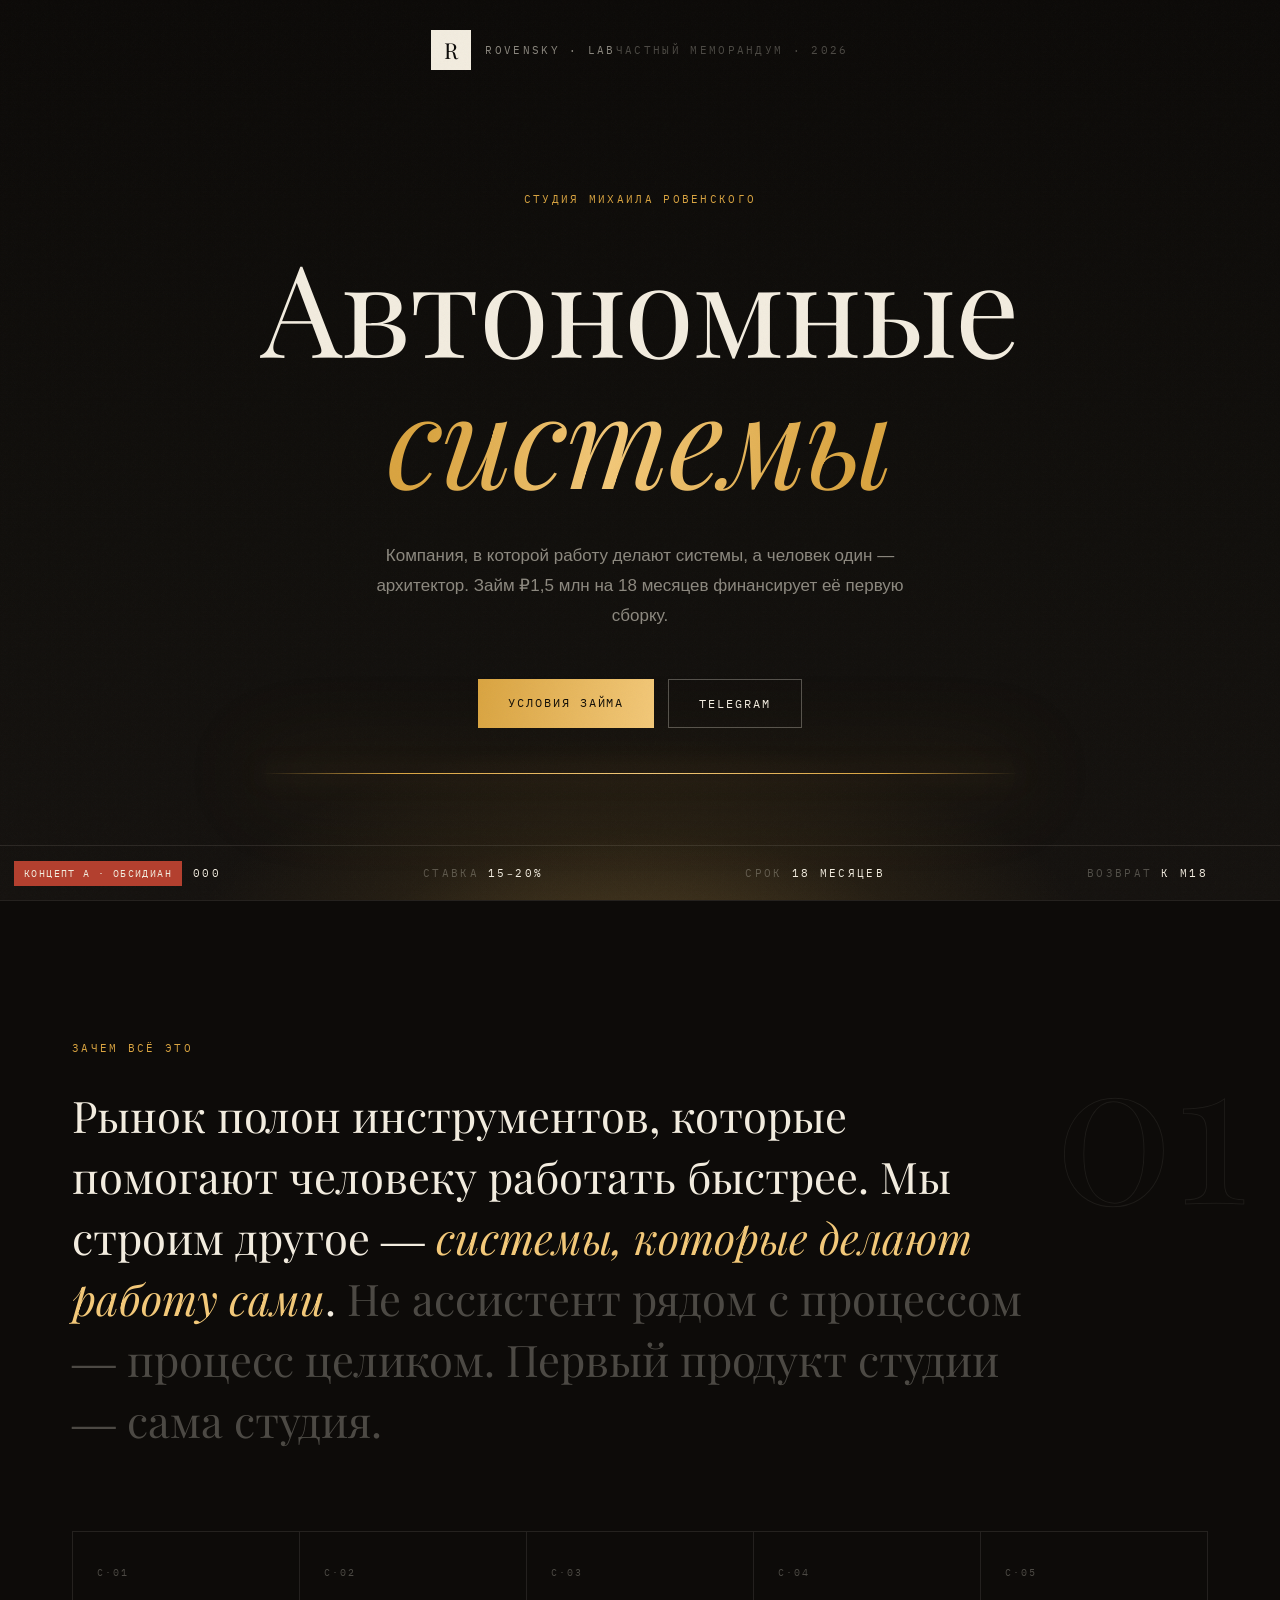
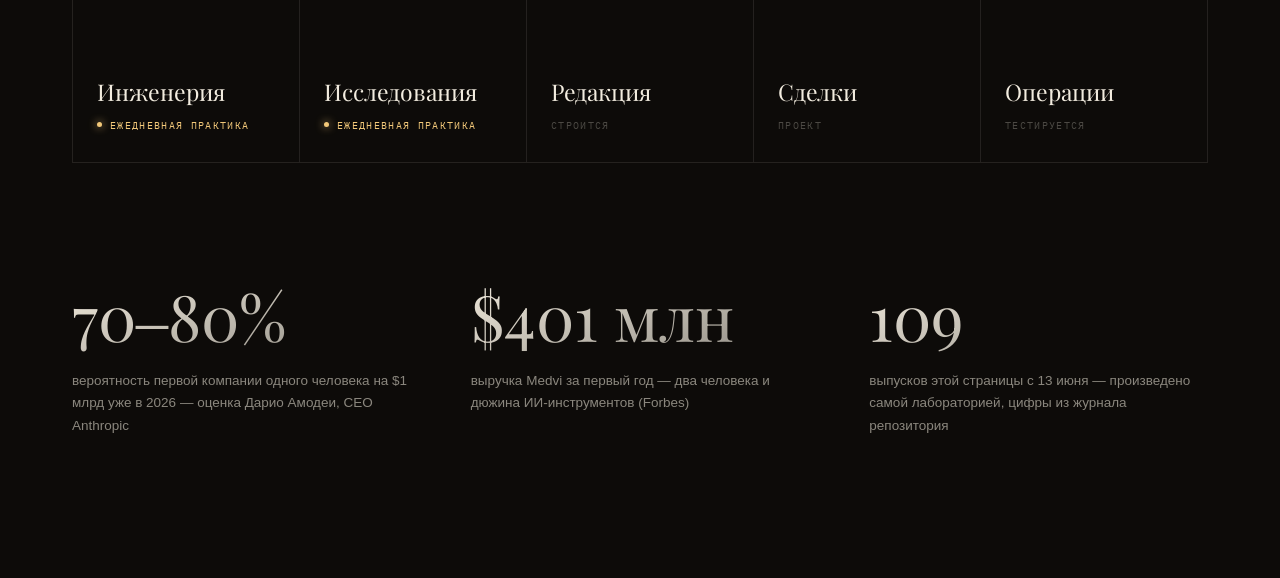
<file: concepts/a/index.html>
<!doctype html>
<html lang="ru">
<head>
<meta charset="utf-8">
<meta name="viewport" content="width=device-width,initial-scale=1">
<meta name="robots" content="noindex, nofollow">
<title>Концепт A · Обсидиан</title>
<style>
@font-face{font-family:'Playfair Display';font-style:normal;font-weight:400;src:url(/fonts/playfairdisplay-400-cyrillic.woff2) format('woff2');unicode-range:U+0400-045F}
@font-face{font-family:'Playfair Display';font-style:normal;font-weight:400;src:url(/fonts/playfairdisplay-400-latin.woff2) format('woff2');unicode-range:U+0000-00FF}
@font-face{font-family:'Playfair Display';font-style:italic;font-weight:400;src:url(/fonts/playfairdisplay-400i-cyrillic.woff2) format('woff2');unicode-range:U+0400-045F}
@font-face{font-family:'Playfair Display';font-style:italic;font-weight:400;src:url(/fonts/playfairdisplay-400i-latin.woff2) format('woff2');unicode-range:U+0000-00FF}
@font-face{font-family:'IBM Plex Mono';font-style:normal;font-weight:400;src:url(/fonts/ibmplexmono-400-cyrillic.woff2) format('woff2');unicode-range:U+0400-045F}
@font-face{font-family:'IBM Plex Mono';font-style:normal;font-weight:400;src:url(/fonts/ibmplexmono-400-latin.woff2) format('woff2');unicode-range:U+0000-00FF}
*{margin:0;padding:0;box-sizing:border-box}
:root{
  --void:#0D0B09; --coal:#131110; --ash:#1B1815;
  --ivory:#F2ECDF; --ivory-dim:rgba(242,236,223,.55); --ivory-faint:rgba(242,236,223,.28);
  --gold:#D9A441; --gold-hot:#F2C879; --line:rgba(242,236,223,.10);
  --serif:'Playfair Display',Georgia,serif; --mono:'IBM Plex Mono',ui-monospace,monospace;
  --sans:-apple-system,BlinkMacSystemFont,'Segoe UI',Roboto,sans-serif;
}
html{scroll-behavior:smooth}
body{background:var(--void);color:var(--ivory);font-family:var(--sans);-webkit-font-smoothing:antialiased;overflow-x:hidden}
/* зерно */
body::after{content:'';position:fixed;inset:0;pointer-events:none;opacity:.05;z-index:5;
  background-image:url("data:image/svg+xml,%3Csvg xmlns='http://www.w3.org/2000/svg' width='140' height='140'%3E%3Cfilter id='n'%3E%3CfeTurbulence baseFrequency='0.9' numOctaves='2'/%3E%3C/filter%3E%3Crect width='140' height='140' filter='url(%23n)' opacity='0.6'/%3E%3C/svg%3E")}
.wrap{max-width:1200px;margin:0 auto;padding:0 32px}
.mono{font-family:var(--mono)}
.cap{font-family:var(--mono);font-size:10.5px;letter-spacing:.22em;text-transform:uppercase}

/* ══ ОБЛОЖКА ══ */
.hero{min-height:100svh;display:flex;flex-direction:column;position:relative;isolation:isolate}
.hero::before{content:'';position:absolute;inset:0;z-index:-1;
  background:
    radial-gradient(58% 42% at 50% 108%, rgba(217,164,65,.20), transparent 62%),
    radial-gradient(35% 28% at 50% 112%, rgba(242,200,121,.14), transparent 70%),
    linear-gradient(180deg, var(--void) 0%, #12100D 60%, #161310 100%)}
/* тонкое золотое солнце-горизонт */
.horizon{position:absolute;left:50%;bottom:14vh;transform:translateX(-50%);width:min(760px,86vw);height:1px;z-index:-1;
  background:linear-gradient(90deg,transparent, var(--gold) 18%, var(--gold-hot) 50%, var(--gold) 82%, transparent);
  box-shadow:0 0 24px rgba(242,200,121,.55), 0 0 90px 6px rgba(217,164,65,.25)}
.hero-top{display:flex;justify-content:space-between;align-items:center;padding:30px 0}
.logo{display:flex;align-items:center;gap:14px;text-decoration:none;color:var(--ivory)}
.logo-box{width:40px;height:40px;background:var(--ivory);color:var(--void);display:grid;place-items:center;font-family:var(--serif);font-size:22px}
.hero-mid{flex:1;display:flex;flex-direction:column;justify-content:center;text-align:center;padding:40px 0 120px}
.kicker{color:var(--gold);margin-bottom:34px}
h1{font-family:var(--serif);font-weight:400;font-size:clamp(56px,10vw,132px);line-height:1.02;letter-spacing:-.01em}
h1 em{font-style:italic;background:linear-gradient(100deg,var(--gold) 10%,var(--gold-hot) 45%,var(--gold) 90%);-webkit-background-clip:text;background-clip:text;color:transparent}
.lede{max-width:560px;margin:40px auto 0;font-size:17px;line-height:1.75;color:var(--ivory-dim)}
.cta-row{display:flex;gap:14px;justify-content:center;margin-top:48px;flex-wrap:wrap}
.btn{font-family:var(--mono);font-size:12px;letter-spacing:.16em;text-transform:uppercase;text-decoration:none;padding:16px 30px;transition:.25s}
.btn.gold{background:linear-gradient(100deg,var(--gold),var(--gold-hot));color:#141008}
.btn.gold:hover{box-shadow:0 0 34px rgba(242,200,121,.4)}
.btn.ghost{color:var(--ivory);border:1px solid rgba(242,236,223,.3)}
.btn.ghost:hover{border-color:var(--gold);color:var(--gold-hot)}
.hero-foot{position:absolute;bottom:0;left:0;right:0;border-top:1px solid var(--line)}
.hero-foot .wrap{display:flex;justify-content:space-between;gap:20px;padding-top:20px;padding-bottom:20px;color:var(--ivory-faint);flex-wrap:wrap}
.hero-foot b{color:var(--ivory);font-weight:400}

/* ══ РАЗВОРОТ: манифест ══ */
.spread{padding:140px 0;border-top:1px solid var(--line);position:relative}
.num{position:absolute;top:120px;right:32px;font-family:var(--serif);font-size:200px;line-height:1;color:transparent;-webkit-text-stroke:1px rgba(242,236,223,.07);user-select:none}
.spread .cap{color:var(--gold);margin-bottom:30px;display:block}
.manifesto{font-family:var(--serif);font-size:clamp(26px,3.4vw,44px);line-height:1.4;max-width:980px;font-weight:400}
.manifesto em{font-style:italic;color:var(--gold-hot)}
.manifesto .dim{color:var(--ivory-faint)}

/* ══ РАЗВОРОТ: системы ══ */
.systems{display:grid;grid-template-columns:repeat(5,1fr);border:1px solid var(--line);border-right:0;margin-top:80px}
.sys{border-right:1px solid var(--line);padding:34px 24px 30px;min-height:230px;display:flex;flex-direction:column;gap:12px;position:relative;transition:background .3s}
.sys:hover{background:var(--ash)}
.sys .no{font-family:var(--mono);font-size:10px;color:var(--ivory-faint);letter-spacing:.2em}
.sys h3{font-family:var(--serif);font-weight:400;font-size:23px;margin-top:auto}
.sys .st{font-family:var(--mono);font-size:9.5px;letter-spacing:.14em;color:var(--ivory-faint);text-transform:uppercase}
.sys .st.on{color:var(--gold-hot)}
.sys .st.on::before{content:'';display:inline-block;width:5px;height:5px;border-radius:50%;background:var(--gold-hot);margin-right:8px;box-shadow:0 0 8px var(--gold-hot);vertical-align:2px}
@media(max-width:900px){.systems{grid-template-columns:1fr 1fr}.sys{border-bottom:1px solid var(--line)}}
@media(max-width:520px){.systems{grid-template-columns:1fr}}

/* ══ цифры ══ */
.figures{display:grid;grid-template-columns:repeat(3,1fr);gap:60px;margin-top:110px}
.fig .v{font-family:var(--serif);font-size:64px;background:linear-gradient(160deg,var(--ivory),rgba(242,236,223,.55));-webkit-background-clip:text;background-clip:text;color:transparent}
.fig p{margin-top:12px;font-size:13.5px;line-height:1.7;color:var(--ivory-dim)}
@media(max-width:760px){.figures{grid-template-columns:1fr;gap:36px}}
.reveal{opacity:0;transform:translateY(26px);transition:opacity .9s cubic-bezier(.16,1,.3,1),transform .9s cubic-bezier(.16,1,.3,1)}
.reveal.on{opacity:1;transform:none}
@media(prefers-reduced-motion:reduce){.reveal{opacity:1;transform:none;transition:none}}
.tag{position:fixed;left:14px;bottom:14px;z-index:50;background:#B3402F;color:#F2ECDF;font-family:var(--mono);font-size:10px;letter-spacing:.14em;padding:6px 10px}
</style>
</head>
<body>
<div class="tag">КОНЦЕПТ A · ОБСИДИАН</div>

<header class="hero">
  <div class="horizon"></div>
  <div class="wrap hero-top">
    <a class="logo" href="#"><div class="logo-box">R</div><span class="cap" style="color:var(--ivory-dim)">Rovensky · Lab</span></a>
    <span class="cap" style="color:var(--ivory-faint)">Частный меморандум · 2026</span>
  </div>
  <div class="wrap hero-mid">
    <span class="cap kicker">Студия Михаила Ровенского</span>
    <h1>Автономные<br><em>системы</em></h1>
    <p class="lede">Компания, в которой работу делают системы, а человек один — архитектор. Займ ₽1,5 млн на 18 месяцев финансирует её первую сборку.</p>
    <div class="cta-row">
      <a class="btn gold" href="#">Условия займа</a>
      <a class="btn ghost" href="#">Telegram</a>
    </div>
  </div>
  <div class="hero-foot">
    <div class="wrap cap">
      <span>Сумма <b>₽1 500 000</b></span>
      <span>Ставка <b>15–20%</b></span>
      <span>Срок <b>18 месяцев</b></span>
      <span>Возврат <b>к М18</b></span>
    </div>
  </div>
</header>

<section class="spread">
  <div class="num">01</div>
  <div class="wrap">
    <span class="cap reveal">Зачем всё это</span>
    <p class="manifesto reveal">Рынок полон инструментов, которые помогают человеку работать быстрее. Мы строим другое — <em>системы, которые делают работу сами</em>. <span class="dim">Не ассистент рядом с процессом — процесс целиком. Первый продукт студии — сама студия.</span></p>

    <div class="systems reveal">
      <div class="sys"><span class="no">С·01</span><h3>Инженерия</h3><span class="st on">Ежедневная практика</span></div>
      <div class="sys"><span class="no">С·02</span><h3>Исследования</h3><span class="st on">Ежедневная практика</span></div>
      <div class="sys"><span class="no">С·03</span><h3>Редакция</h3><span class="st">Строится</span></div>
      <div class="sys"><span class="no">С·04</span><h3>Сделки</h3><span class="st">Проект</span></div>
      <div class="sys"><span class="no">С·05</span><h3>Операции</h3><span class="st">Тестируется</span></div>
    </div>

    <div class="figures">
      <div class="fig reveal"><div class="v">70–80%</div><p>вероятность первой компании одного человека на $1 млрд уже в 2026 — оценка Дарио Амодеи, CEO Anthropic</p></div>
      <div class="fig reveal"><div class="v">$401 млн</div><p>выручка Medvi за первый год — два человека и дюжина ИИ-инструментов (Forbes)</p></div>
      <div class="fig reveal"><div class="v">109</div><p>выпусков этой страницы с 13 июня — произведено самой лабораторией, цифры из журнала репозитория</p></div>
    </div>
  </div>
</section>

<script>
var io=new IntersectionObserver(function(es){es.forEach(function(e){if(e.isIntersecting){e.target.classList.add('on');io.unobserve(e.target)}})},{threshold:.2});
document.querySelectorAll('.reveal').forEach(function(el,i){el.style.transitionDelay=(i%3)*90+'ms';io.observe(el)});
</script>
</body>
</html>
</file>
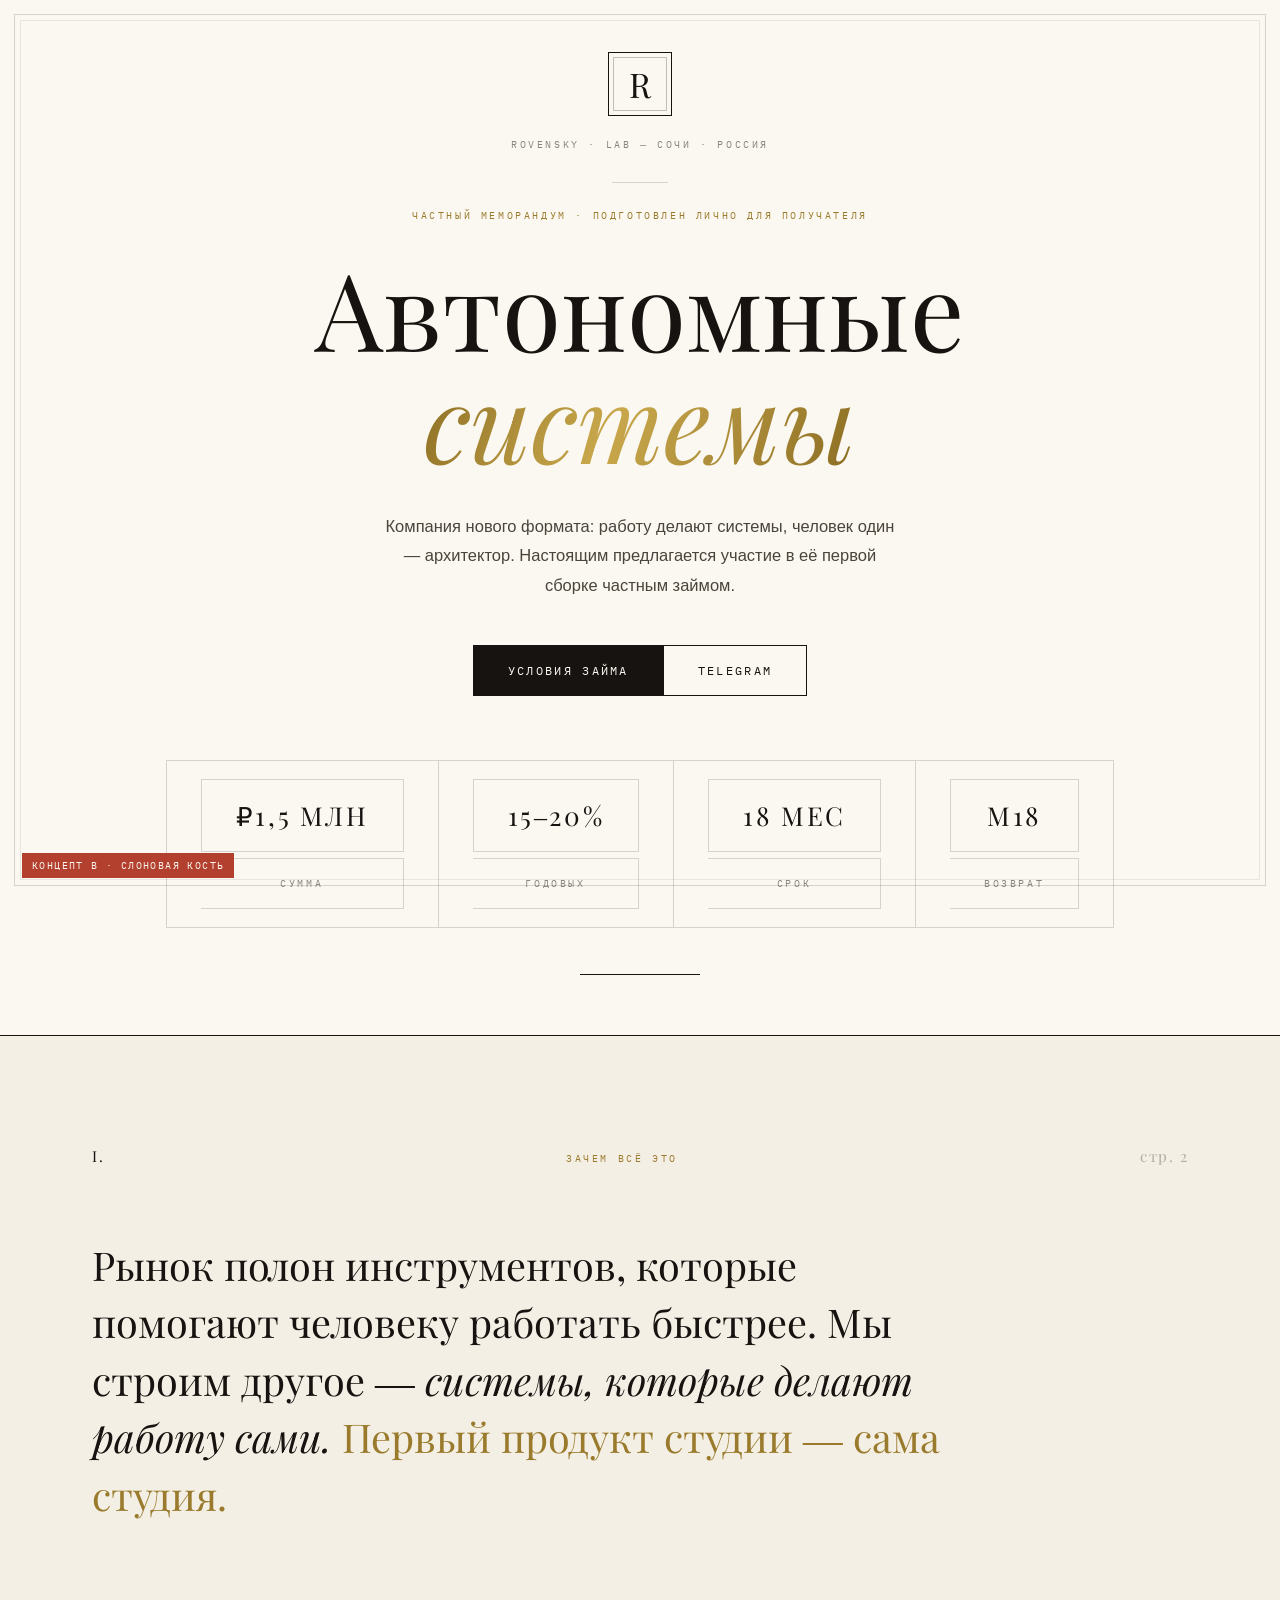
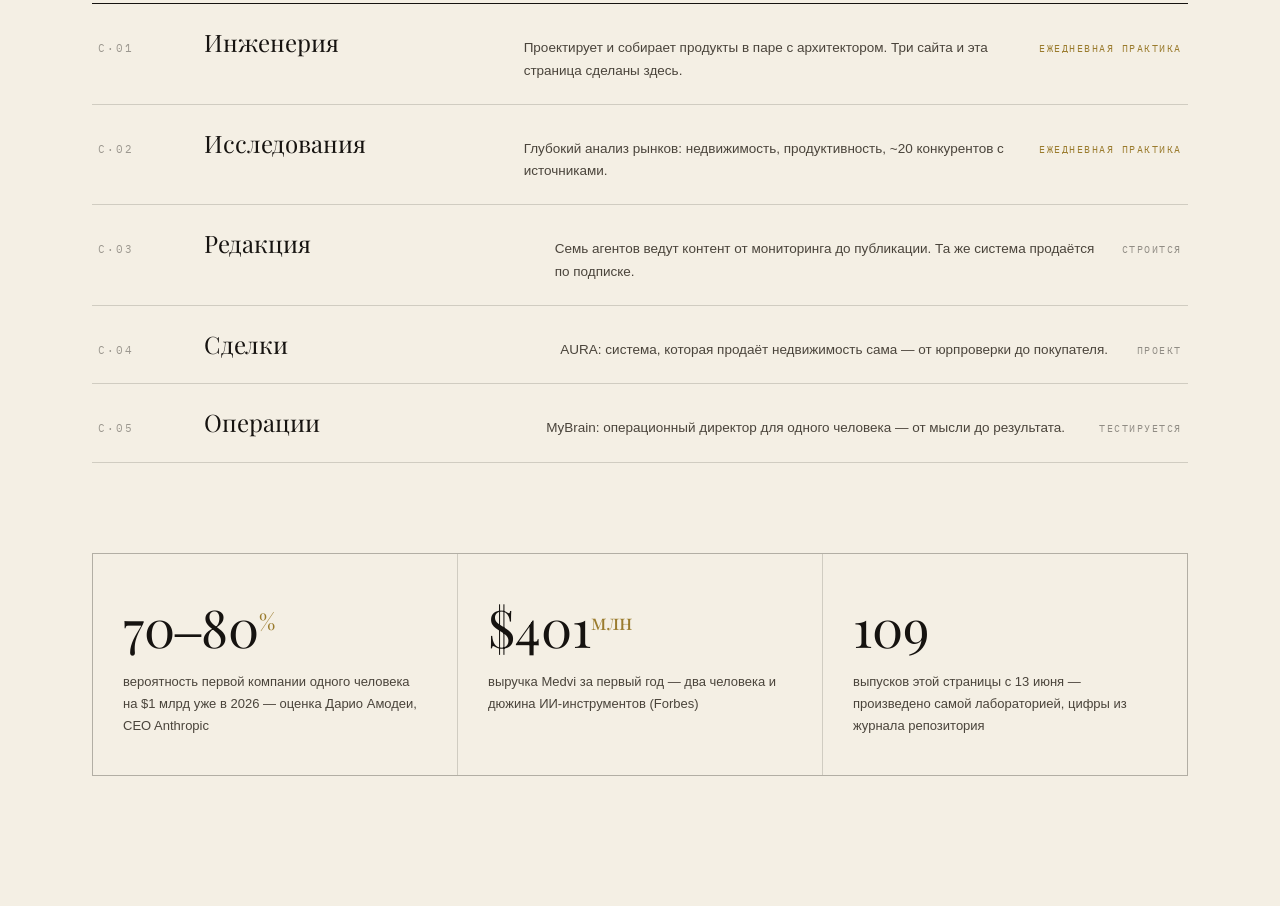
<file: concepts/b/index.html>
<!doctype html>
<html lang="ru">
<head>
<meta charset="utf-8">
<meta name="viewport" content="width=device-width,initial-scale=1">
<meta name="robots" content="noindex, nofollow">
<title>Концепт B · Слоновая кость</title>
<style>
@font-face{font-family:'Playfair Display';font-style:normal;font-weight:400;src:url(/fonts/playfairdisplay-400-cyrillic.woff2) format('woff2');unicode-range:U+0400-045F}
@font-face{font-family:'Playfair Display';font-style:normal;font-weight:400;src:url(/fonts/playfairdisplay-400-latin.woff2) format('woff2');unicode-range:U+0000-00FF}
@font-face{font-family:'Playfair Display';font-style:italic;font-weight:400;src:url(/fonts/playfairdisplay-400i-cyrillic.woff2) format('woff2');unicode-range:U+0400-045F}
@font-face{font-family:'Playfair Display';font-style:italic;font-weight:400;src:url(/fonts/playfairdisplay-400i-latin.woff2) format('woff2');unicode-range:U+0000-00FF}
@font-face{font-family:'IBM Plex Mono';font-style:normal;font-weight:400;src:url(/fonts/ibmplexmono-400-cyrillic.woff2) format('woff2');unicode-range:U+0400-045F}
@font-face{font-family:'IBM Plex Mono';font-style:normal;font-weight:400;src:url(/fonts/ibmplexmono-400-latin.woff2) format('woff2');unicode-range:U+0000-00FF}
*{margin:0;padding:0;box-sizing:border-box}
:root{
  --paper:#FBF8F1; --paper-2:#F4EFE4; --ink:#161310; --ink-soft:#4A443B;
  --gold:#9A7B2D; --gold-leaf:linear-gradient(115deg,#8A6C22,#C9A84C 45%,#8A6C22);
  --hair:#161310; --line:rgba(22,19,16,.16);
  --serif:'Playfair Display',Georgia,serif; --mono:'IBM Plex Mono',ui-monospace,monospace;
  --sans:-apple-system,BlinkMacSystemFont,'Segoe UI',Roboto,sans-serif;
}
body{background:var(--paper);color:var(--ink);font-family:var(--sans);-webkit-font-smoothing:antialiased}
.wrap{max-width:1160px;margin:0 auto;padding:0 32px}
.cap{font-family:var(--mono);font-size:10px;letter-spacing:.26em;text-transform:uppercase}
/* рамка-сертификат по краю вьюпорта */
.frame{position:fixed;inset:14px;border:1px solid var(--line);pointer-events:none;z-index:40}
.frame::after{content:'';position:absolute;inset:5px;border:1px solid rgba(22,19,16,.08)}

/* ══ ОБЛОЖКА ══ */
.hero{min-height:100svh;display:flex;flex-direction:column;position:relative}
.hero-top{padding:52px 0 0;text-align:center}
.crest{width:64px;height:64px;margin:0 auto 18px;border:1px solid var(--ink);display:grid;place-items:center;font-family:var(--serif);font-size:34px;position:relative}
.crest::after{content:'';position:absolute;inset:4px;border:1px solid rgba(22,19,16,.25)}
.hero-mid{flex:1;display:flex;flex-direction:column;justify-content:center;text-align:center;padding:30px 0 60px}
.rule{width:120px;height:1px;margin:0 auto;background:var(--ink)}
.rule.thin{width:56px;background:var(--line)}
.kicker{margin:26px 0 30px;color:var(--gold)}
h1{font-family:var(--serif);font-weight:400;font-size:clamp(52px,8.4vw,110px);line-height:1.04}
h1 em{font-style:italic}
h1 .leaf{background:var(--gold-leaf);-webkit-background-clip:text;background-clip:text;color:transparent}
.lede{max-width:520px;margin:36px auto 0;font-size:16.5px;line-height:1.8;color:var(--ink-soft)}
.cta-row{display:flex;gap:0;justify-content:center;margin-top:44px}
.btn{font-family:var(--mono);font-size:11.5px;letter-spacing:.2em;text-transform:uppercase;text-decoration:none;padding:17px 34px;border:1px solid var(--ink);color:var(--ink);transition:.25s}
.btn+.btn{border-left:0}
.btn.fill{background:var(--ink);color:var(--paper)}
.btn.fill:hover{background:transparent;color:var(--ink)}
.btn:not(.fill):hover{background:var(--ink);color:var(--paper)}
/* факты как строка сертификата */
.deed{margin:64px auto 46px;display:flex;justify-content:center;gap:0;flex-wrap:wrap}
.deed div{padding:18px 34px;border:1px solid var(--line);border-left:0;text-align:center}
.deed div:first-child{border-left:1px solid var(--line)}
.deed .v{font-family:var(--serif);font-size:26px}
.deed .l{margin-top:6px;color:rgba(22,19,16,.5)}

/* ══ РАЗВОРОТ ══ */
.spread{border-top:1px solid var(--hair);padding:110px 0 130px;background:var(--paper-2)}
.spreadhead{display:flex;justify-content:space-between;align-items:baseline;margin-bottom:70px}
.spreadhead .no{font-family:var(--serif);font-size:15px;letter-spacing:.1em}
.manifesto{font-family:var(--serif);font-size:clamp(25px,3.1vw,40px);line-height:1.45;max-width:900px}
.manifesto em{font-style:italic}
.manifesto .gold{color:var(--gold)}
/* системы: гравюрная таблица */
.ledger{margin-top:80px;border-top:1px solid var(--hair)}
.row{display:grid;grid-template-columns:80px 1.2fr 2fr auto;gap:26px;align-items:baseline;padding:22px 6px;border-bottom:1px solid var(--line);transition:background .25s}
.row:hover{background:rgba(22,19,16,.03)}
.row .no{font-family:var(--mono);font-size:10.5px;color:rgba(22,19,16,.4);letter-spacing:.18em}
.row h3{font-family:var(--serif);font-weight:400;font-size:24px}
.row p{font-size:13.5px;color:var(--ink-soft);line-height:1.65}
.row .st{font-family:var(--mono);font-size:9.5px;letter-spacing:.16em;text-transform:uppercase;color:rgba(22,19,16,.45);white-space:nowrap}
.row .st.on{color:var(--gold)}
@media(max-width:820px){.row{grid-template-columns:1fr;gap:8px}}
.figures{display:grid;grid-template-columns:repeat(3,1fr);gap:1px;background:var(--line);border:1px solid var(--line);margin-top:90px}
.fig{background:var(--paper-2);padding:38px 30px}
.fig .v{font-family:var(--serif);font-size:52px}
.fig .v sup{font-size:22px;color:var(--gold)}
.fig p{margin-top:10px;font-size:13px;line-height:1.7;color:var(--ink-soft)}
@media(max-width:760px){.figures{grid-template-columns:1fr}}
.reveal{opacity:0;transform:translateY(18px);transition:opacity .8s ease,transform .8s ease}
.reveal.on{opacity:1;transform:none}
@media(prefers-reduced-motion:reduce){.reveal{opacity:1;transform:none;transition:none}}
.tag{position:fixed;left:22px;bottom:22px;z-index:50;background:#B3402F;color:#FBF8F1;font-family:var(--mono);font-size:10px;letter-spacing:.14em;padding:6px 10px}
</style>
</head>
<body>
<div class="frame"></div>
<div class="tag">КОНЦЕПТ B · СЛОНОВАЯ КОСТЬ</div>

<header class="hero">
  <div class="wrap hero-top">
    <div class="crest">R</div>
    <span class="cap" style="color:rgba(22,19,16,.5)">Rovensky · Lab — Сочи · Россия</span>
  </div>
  <div class="wrap hero-mid">
    <div class="rule thin"></div>
    <p class="cap kicker">Частный меморандум · подготовлен лично для получателя</p>
    <h1>Автономные<br><em class="leaf">системы</em></h1>
    <p class="lede">Компания нового формата: работу делают системы, человек один — архитектор. Настоящим предлагается участие в её первой сборке частным займом.</p>
    <div class="cta-row">
      <a class="btn fill" href="#">Условия займа</a>
      <a class="btn" href="#">Telegram</a>
    </div>
    <div class="deed cap">
      <div><div class="v">₽1,5 млн</div><div class="l">Сумма</div></div>
      <div><div class="v">15–20%</div><div class="l">Годовых</div></div>
      <div><div class="v">18 мес</div><div class="l">Срок</div></div>
      <div><div class="v">М18</div><div class="l">Возврат</div></div>
    </div>
    <div class="rule"></div>
  </div>
</header>

<section class="spread">
  <div class="wrap">
    <div class="spreadhead">
      <span class="no">I.</span>
      <span class="cap" style="color:var(--gold)">Зачем всё это</span>
      <span class="no" style="color:rgba(22,19,16,.3)">стр. 2</span>
    </div>
    <p class="manifesto reveal">Рынок полон инструментов, которые помогают человеку работать быстрее. Мы строим другое — <em>системы, которые делают работу сами.</em> <span class="gold">Первый продукт студии — сама студия.</span></p>

    <div class="ledger reveal">
      <div class="row"><span class="no">С·01</span><h3>Инженерия</h3><p>Проектирует и собирает продукты в паре с архитектором. Три сайта и эта страница сделаны здесь.</p><span class="st on">Ежедневная практика</span></div>
      <div class="row"><span class="no">С·02</span><h3>Исследования</h3><p>Глубокий анализ рынков: недвижимость, продуктивность, ~20 конкурентов с источниками.</p><span class="st on">Ежедневная практика</span></div>
      <div class="row"><span class="no">С·03</span><h3>Редакция</h3><p>Семь агентов ведут контент от мониторинга до публикации. Та же система продаётся по подписке.</p><span class="st">Строится</span></div>
      <div class="row"><span class="no">С·04</span><h3>Сделки</h3><p>AURA: система, которая продаёт недвижимость сама — от юрпроверки до покупателя.</p><span class="st">Проект</span></div>
      <div class="row"><span class="no">С·05</span><h3>Операции</h3><p>MyBrain: операционный директор для одного человека — от мысли до результата.</p><span class="st">Тестируется</span></div>
    </div>

    <div class="figures">
      <div class="fig reveal"><div class="v">70–80<sup>%</sup></div><p>вероятность первой компании одного человека на $1 млрд уже в 2026 — оценка Дарио Амодеи, CEO Anthropic</p></div>
      <div class="fig reveal"><div class="v">$401<sup>млн</sup></div><p>выручка Medvi за первый год — два человека и дюжина ИИ-инструментов (Forbes)</p></div>
      <div class="fig reveal"><div class="v">109</div><p>выпусков этой страницы с 13 июня — произведено самой лабораторией, цифры из журнала репозитория</p></div>
    </div>
  </div>
</section>

<script>
var io=new IntersectionObserver(function(es){es.forEach(function(e){if(e.isIntersecting){e.target.classList.add('on');io.unobserve(e.target)}})},{threshold:.2});
document.querySelectorAll('.reveal').forEach(function(el,i){el.style.transitionDelay=(i%3)*90+'ms';io.observe(el)});
</script>
</body>
</html>
</file>
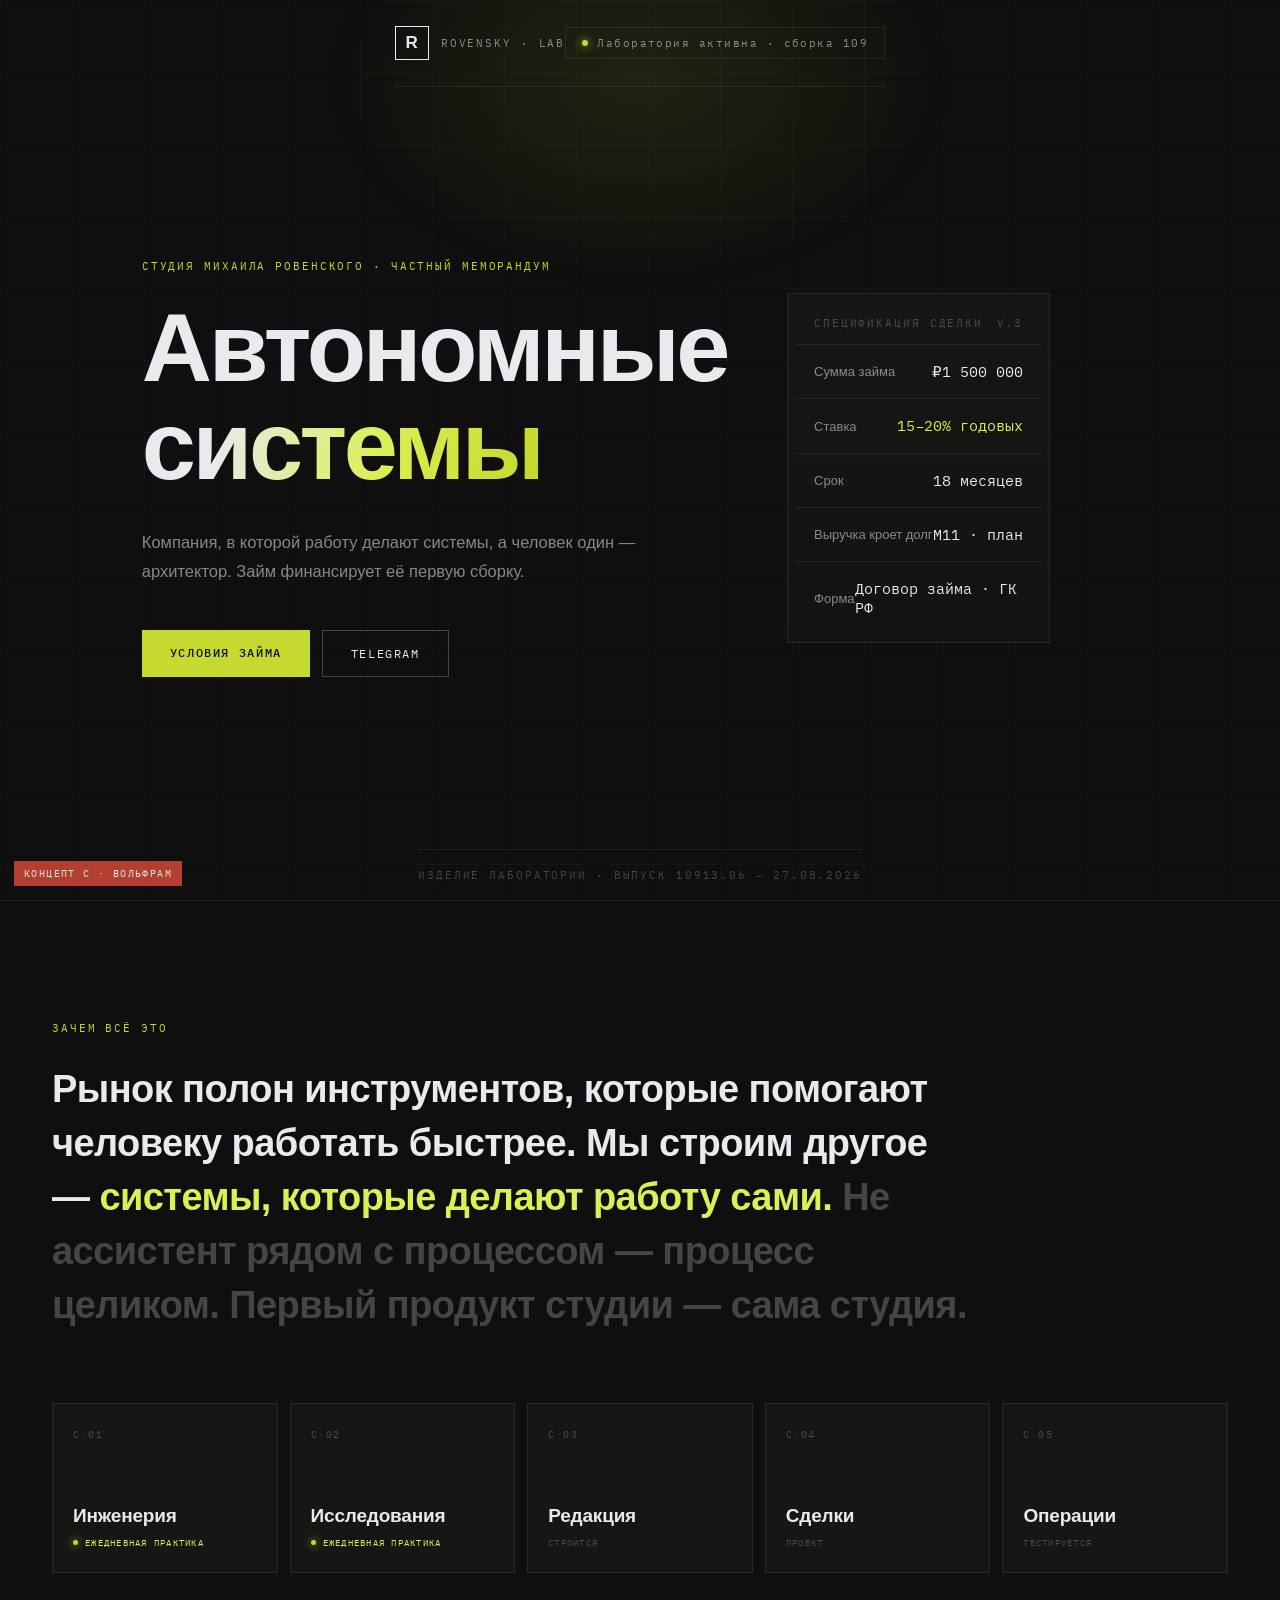
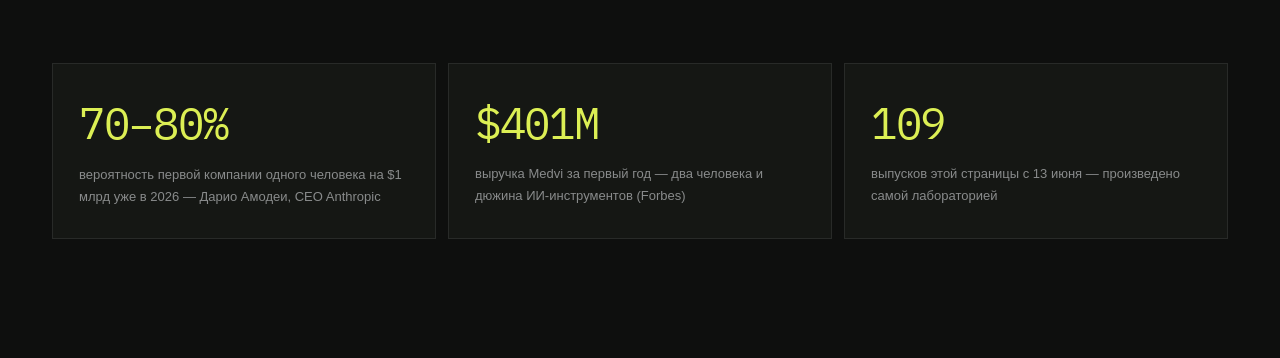
<file: concepts/c/index.html>
<!doctype html>
<html lang="ru">
<head>
<meta charset="utf-8">
<meta name="viewport" content="width=device-width,initial-scale=1">
<meta name="robots" content="noindex, nofollow">
<title>Концепт C · Вольфрам</title>
<style>
@font-face{font-family:'IBM Plex Mono';font-style:normal;font-weight:400;src:url(/fonts/ibmplexmono-400-cyrillic.woff2) format('woff2');unicode-range:U+0400-045F}
@font-face{font-family:'IBM Plex Mono';font-style:normal;font-weight:400;src:url(/fonts/ibmplexmono-400-latin.woff2) format('woff2');unicode-range:U+0000-00FF}
@font-face{font-family:'IBM Plex Mono';font-style:normal;font-weight:500;src:url(/fonts/ibmplexmono-500-cyrillic.woff2) format('woff2');unicode-range:U+0400-045F}
@font-face{font-family:'IBM Plex Mono';font-style:normal;font-weight:500;src:url(/fonts/ibmplexmono-500-latin.woff2) format('woff2');unicode-range:U+0000-00FF}
*{margin:0;padding:0;box-sizing:border-box}
:root{
  --bg:#0E0F0E; --bg-2:#121412; --panel:#151714;
  --plat:#E8EAED; --plat-dim:rgba(232,234,237,.55); --plat-faint:rgba(232,234,237,.25);
  --ice:#C6D92E; --ice-hot:#DCEF54; --line:rgba(232,234,237,.09);
  --mono:'IBM Plex Mono',ui-monospace,monospace;
  --sans:-apple-system,BlinkMacSystemFont,'Segoe UI',Roboto,'Helvetica Neue',sans-serif;
}
body{background:var(--bg);color:var(--plat);font-family:var(--sans);-webkit-font-smoothing:antialiased;overflow-x:hidden}
.wrap{max-width:1240px;margin:0 auto;padding:0 32px}
.cap{font-family:var(--mono);font-size:10.5px;letter-spacing:.18em;text-transform:uppercase}
/* координатная сетка фона */
.grid-bg{position:fixed;inset:0;z-index:-2;
  background-image:linear-gradient(rgba(232,234,237,.033) 1px,transparent 1px),linear-gradient(90deg,rgba(232,234,237,.033) 1px,transparent 1px);
  background-size:72px 72px}
.glow{position:fixed;z-index:-1;width:900px;height:600px;left:50%;top:-220px;transform:translateX(-50%);
  background:radial-gradient(50% 50% at 50% 50%, rgba(198,217,46,.10), transparent 70%);pointer-events:none}

/* ══ ОБЛОЖКА ══ */
.hero{min-height:100svh;display:flex;flex-direction:column}
.hero-top{display:flex;justify-content:space-between;align-items:center;padding:26px 0;border-bottom:1px solid var(--line)}
.logo{display:flex;align-items:center;gap:12px;text-decoration:none;color:var(--plat)}
.logo-box{width:34px;height:34px;border:1px solid var(--plat);display:grid;place-items:center;font-weight:600;font-size:17px}
.status-pill{display:flex;align-items:center;gap:9px;font-family:var(--mono);font-size:10.5px;letter-spacing:.14em;color:var(--plat-dim);border:1px solid var(--line);padding:8px 16px}
.status-pill i{width:6px;height:6px;border-radius:50%;background:var(--ice);box-shadow:0 0 10px var(--ice);animation:pulse 2s infinite}
@keyframes pulse{0%,100%{opacity:1}50%{opacity:.35}}
.hero-mid{flex:1;display:grid;grid-template-columns:1.25fr .75fr;gap:60px;align-items:center;padding:70px 0}
@media(max-width:900px){.hero-mid{grid-template-columns:1fr}}
.kicker{color:var(--ice);margin-bottom:26px;display:block}
h1{font-weight:640;font-variation-settings:'wght' 640;font-size:clamp(50px,7.6vw,104px);line-height:1.0;letter-spacing:-.035em}
h1 .grad{background:linear-gradient(105deg,var(--plat) 20%,var(--ice-hot) 60%,var(--ice) 95%);-webkit-background-clip:text;background-clip:text;color:transparent}
.lede{max-width:520px;margin-top:34px;font-size:16.5px;line-height:1.75;color:var(--plat-dim)}
.cta-row{display:flex;gap:12px;margin-top:44px;flex-wrap:wrap}
.btn{font-family:var(--mono);font-size:11.5px;letter-spacing:.14em;text-transform:uppercase;text-decoration:none;padding:15px 28px;transition:.22s}
.btn.ice{background:var(--ice);color:#101207;font-weight:500}
.btn.ice:hover{background:var(--ice-hot);box-shadow:0 0 30px rgba(198,217,46,.3)}
.btn.line{color:var(--plat);border:1px solid rgba(232,234,237,.25)}
.btn.line:hover{border-color:var(--ice);color:var(--ice-hot)}
/* спецификация сделки — панель */
.spec-panel{background:linear-gradient(180deg,var(--panel),var(--bg-2));border:1px solid var(--line);padding:8px}
.spec-panel .head{display:flex;justify-content:space-between;padding:14px 18px;color:var(--plat-faint)}
.spec-row{display:flex;justify-content:space-between;align-items:center;padding:17px 18px;border-top:1px solid var(--line)}
.spec-row .k{color:var(--plat-dim);font-size:13px}
.spec-row .v{font-family:var(--mono);font-size:15px}
.spec-row .v.ice{color:var(--ice-hot)}
.hero-foot{border-top:1px solid var(--line);padding:18px 0;display:flex;justify-content:space-between;color:var(--plat-faint)}

/* ══ РАЗВОРОТ ══ */
.spread{padding:120px 0;border-top:1px solid var(--line)}
.manifesto{font-size:clamp(24px,3vw,38px);line-height:1.42;letter-spacing:-.015em;font-weight:560;font-variation-settings:'wght' 560;max-width:920px}
.manifesto .ice{color:var(--ice-hot)}
.manifesto .dim{color:var(--plat-faint)}
/* системы: панель-стек */
.sys-stack{margin-top:70px;display:grid;grid-template-columns:repeat(5,1fr);gap:12px}
@media(max-width:960px){.sys-stack{grid-template-columns:1fr 1fr}}
.sysc{background:var(--panel);border:1px solid var(--line);padding:24px 20px;min-height:170px;display:flex;flex-direction:column;transition:.25s}
.sysc:hover{border-color:rgba(198,217,46,.5);transform:translateY(-3px)}
.sysc .no{font-family:var(--mono);font-size:9.5px;color:var(--plat-faint);letter-spacing:.16em}
.sysc h3{font-size:19px;font-weight:600;letter-spacing:-.01em;margin-top:auto}
.sysc .st{font-family:var(--mono);font-size:9px;letter-spacing:.14em;color:var(--plat-faint);text-transform:uppercase;margin-top:10px}
.sysc .st.on{color:var(--ice-hot)}
.sysc .st.on::before{content:'';display:inline-block;width:5px;height:5px;border-radius:50%;background:var(--ice);box-shadow:0 0 8px var(--ice);margin-right:7px;vertical-align:1px}
/* цифры */
.figures{display:grid;grid-template-columns:repeat(3,1fr);gap:12px;margin-top:90px}
@media(max-width:760px){.figures{grid-template-columns:1fr}}
.fig{background:var(--panel);border:1px solid var(--line);padding:30px 26px}
.fig .v{font-family:var(--mono);font-size:44px;letter-spacing:-.03em;color:var(--ice-hot)}
.fig p{margin-top:12px;font-size:13px;line-height:1.7;color:var(--plat-dim)}
.reveal{opacity:0;transform:translateY(22px);transition:opacity .8s cubic-bezier(.16,1,.3,1),transform .8s cubic-bezier(.16,1,.3,1)}
.reveal.on{opacity:1;transform:none}
@media(prefers-reduced-motion:reduce){.reveal{opacity:1;transform:none;transition:none}}
.tag{position:fixed;left:14px;bottom:14px;z-index:50;background:#B3402F;color:#E8EAED;font-family:var(--mono);font-size:10px;letter-spacing:.14em;padding:6px 10px}
</style>
</head>
<body>
<div class="grid-bg"></div><div class="glow"></div>
<div class="tag">КОНЦЕПТ C · ВОЛЬФРАМ</div>

<header class="hero">
  <div class="wrap hero-top">
    <a class="logo" href="#"><div class="logo-box">R</div><span class="cap" style="color:var(--plat-dim)">Rovensky · Lab</span></a>
    <span class="status-pill"><i></i>Лаборатория активна · сборка 109</span>
  </div>
  <div class="wrap hero-mid">
    <div>
      <span class="cap kicker">Студия Михаила Ровенского · частный меморандум</span>
      <h1>Автономные<br><span class="grad">системы</span></h1>
      <p class="lede">Компания, в которой работу делают системы, а человек один — архитектор. Займ финансирует её первую сборку.</p>
      <div class="cta-row">
        <a class="btn ice" href="#">Условия займа</a>
        <a class="btn line" href="#">Telegram</a>
      </div>
    </div>
    <aside class="spec-panel reveal on">
      <div class="head cap"><span>Спецификация сделки</span><span>V.3</span></div>
      <div class="spec-row"><span class="k">Сумма займа</span><span class="v">₽1 500 000</span></div>
      <div class="spec-row"><span class="k">Ставка</span><span class="v ice">15–20% годовых</span></div>
      <div class="spec-row"><span class="k">Срок</span><span class="v">18 месяцев</span></div>
      <div class="spec-row"><span class="k">Выручка кроет долг</span><span class="v">М11 · план</span></div>
      <div class="spec-row"><span class="k">Форма</span><span class="v">Договор займа · ГК РФ</span></div>
    </aside>
  </div>
  <div class="wrap hero-foot cap">
    <span>Изделие лаборатории · выпуск 109</span>
    <span>13.06 — 27.08.2026</span>
  </div>
</header>

<section class="spread">
  <div class="wrap">
    <span class="cap reveal" style="color:var(--ice);display:block;margin-bottom:28px">Зачем всё это</span>
    <p class="manifesto reveal">Рынок полон инструментов, которые помогают человеку работать быстрее. Мы строим другое — <span class="ice">системы, которые делают работу сами.</span> <span class="dim">Не ассистент рядом с процессом — процесс целиком. Первый продукт студии — сама студия.</span></p>

    <div class="sys-stack">
      <div class="sysc reveal"><span class="no">С·01</span><h3>Инженерия</h3><span class="st on">Ежедневная практика</span></div>
      <div class="sysc reveal"><span class="no">С·02</span><h3>Исследования</h3><span class="st on">Ежедневная практика</span></div>
      <div class="sysc reveal"><span class="no">С·03</span><h3>Редакция</h3><span class="st">Строится</span></div>
      <div class="sysc reveal"><span class="no">С·04</span><h3>Сделки</h3><span class="st">Проект</span></div>
      <div class="sysc reveal"><span class="no">С·05</span><h3>Операции</h3><span class="st">Тестируется</span></div>
    </div>

    <div class="figures">
      <div class="fig reveal"><div class="v">70–80%</div><p>вероятность первой компании одного человека на $1 млрд уже в 2026 — Дарио Амодеи, CEO Anthropic</p></div>
      <div class="fig reveal"><div class="v">$401M</div><p>выручка Medvi за первый год — два человека и дюжина ИИ-инструментов (Forbes)</p></div>
      <div class="fig reveal"><div class="v">109</div><p>выпусков этой страницы с 13 июня — произведено самой лабораторией</p></div>
    </div>
  </div>
</section>

<script>
var io=new IntersectionObserver(function(es){es.forEach(function(e){if(e.isIntersecting){e.target.classList.add('on');io.unobserve(e.target)}})},{threshold:.15});
document.querySelectorAll('.reveal').forEach(function(el,i){el.style.transitionDelay=(i%5)*70+'ms';io.observe(el)});
</script>
</body>
</html>
</file>
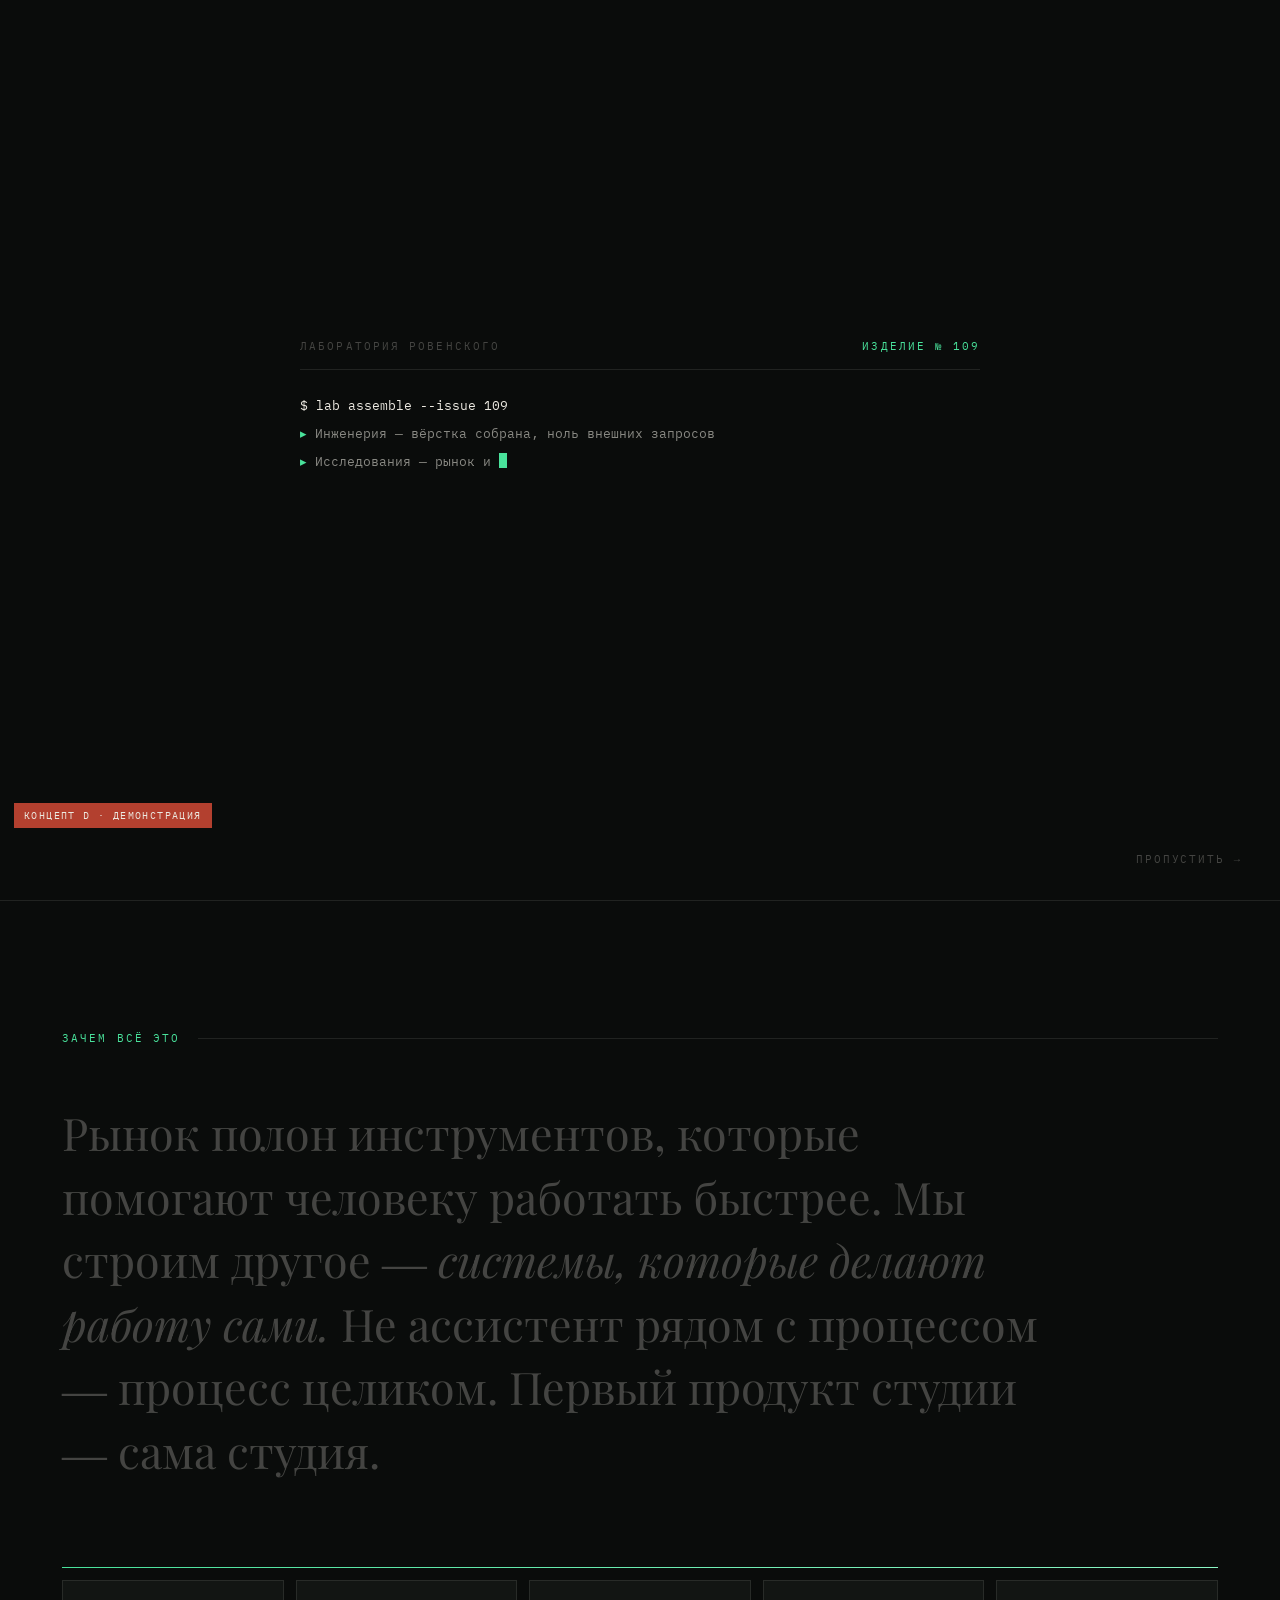
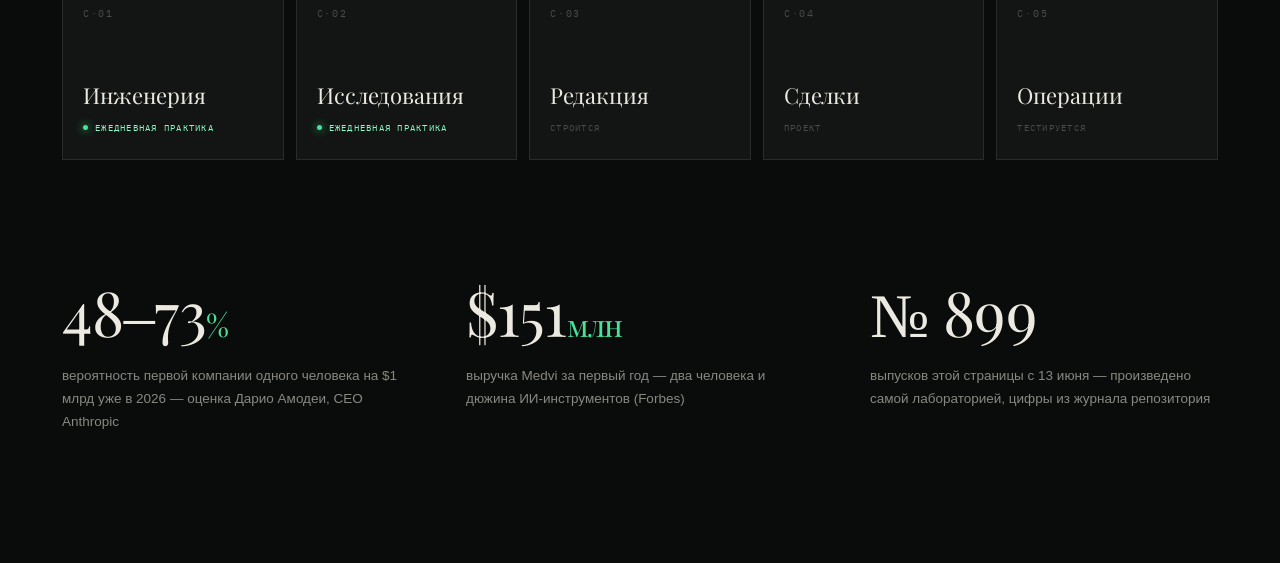
<file: concepts/d/index.html>
<!doctype html>
<html lang="ru">
<head>
<meta charset="utf-8">
<meta name="viewport" content="width=device-width,initial-scale=1">
<meta name="robots" content="noindex, nofollow">
<title>Концепт D · Демонстрация</title>
<style>
@font-face{font-family:'Playfair Display';font-style:normal;font-weight:400;src:url(/fonts/playfairdisplay-400-cyrillic.woff2) format('woff2');unicode-range:U+0400-045F}
@font-face{font-family:'Playfair Display';font-style:normal;font-weight:400;src:url(/fonts/playfairdisplay-400-latin.woff2) format('woff2');unicode-range:U+0000-00FF}
@font-face{font-family:'Playfair Display';font-style:italic;font-weight:400;src:url(/fonts/playfairdisplay-400i-cyrillic.woff2) format('woff2');unicode-range:U+0400-045F}
@font-face{font-family:'Playfair Display';font-style:italic;font-weight:400;src:url(/fonts/playfairdisplay-400i-latin.woff2) format('woff2');unicode-range:U+0000-00FF}
@font-face{font-family:'IBM Plex Mono';font-style:normal;font-weight:400;src:url(/fonts/ibmplexmono-400-cyrillic.woff2) format('woff2');unicode-range:U+0400-045F}
@font-face{font-family:'IBM Plex Mono';font-style:normal;font-weight:400;src:url(/fonts/ibmplexmono-400-latin.woff2) format('woff2');unicode-range:U+0000-00FF}
@font-face{font-family:'IBM Plex Mono';font-style:normal;font-weight:500;src:url(/fonts/ibmplexmono-500-cyrillic.woff2) format('woff2');unicode-range:U+0400-045F}
@font-face{font-family:'IBM Plex Mono';font-style:normal;font-weight:500;src:url(/fonts/ibmplexmono-500-latin.woff2) format('woff2');unicode-range:U+0000-00FF}
*{margin:0;padding:0;box-sizing:border-box}
:root{
  --ink:#0A0C0B; --ink-2:#0E110F; --panel:#121513;
  --bone:#ECE9E1; --bone-dim:rgba(236,233,225,.56); --bone-faint:rgba(236,233,225,.26);
  --phos:#49E29B; --phos-hot:#8CF7C6; --line:rgba(236,233,225,.10);
  --serif:'Playfair Display',Georgia,serif; --mono:'IBM Plex Mono',ui-monospace,monospace;
  --sans:-apple-system,BlinkMacSystemFont,'Segoe UI',Roboto,'Helvetica Neue',sans-serif;
}
html{scroll-behavior:smooth}
body{background:var(--ink);color:var(--bone);font-family:var(--sans);-webkit-font-smoothing:antialiased;overflow-x:hidden}
::selection{background:rgba(73,226,155,.28)}
/* зерно */
body::after{content:'';position:fixed;inset:0;pointer-events:none;opacity:.045;z-index:6;
  background-image:url("data:image/svg+xml,%3Csvg xmlns='http://www.w3.org/2000/svg' width='140' height='140'%3E%3Cfilter id='n'%3E%3CfeTurbulence baseFrequency='0.9' numOctaves='2'/%3E%3C/filter%3E%3Crect width='140' height='140' filter='url(%23n)' opacity='0.6'/%3E%3C/svg%3E")}
.wrap{width:100%;max-width:1220px;margin:0 auto;padding:0 32px}
.cap{font-family:var(--mono);font-size:10.5px;letter-spacing:.2em;text-transform:uppercase}

/* ══ ПРОЛОГ: лаборатория собирает страницу ══ */
#boot{position:fixed;inset:0;z-index:90;background:var(--ink);display:flex;align-items:center;justify-content:center;cursor:pointer;
  transition:transform .85s cubic-bezier(.76,0,.24,1)}
#boot.out{transform:translateY(-101%)}
.boot-inner{width:min(680px,90vw)}
.boot-head{color:var(--bone-faint);padding-bottom:16px;border-bottom:1px solid var(--line);margin-bottom:22px;display:flex;justify-content:space-between;gap:14px}
.boot-head b{color:var(--phos);font-weight:400}
#bootlog{font-family:var(--mono);font-size:13px;line-height:2.15;color:var(--bone-dim);white-space:pre-wrap;min-height:13em}
#bootlog .cmd{color:var(--bone)}
#bootlog .ln{display:block}
#bootlog .arr{color:var(--phos)}
#bootlog .cur{display:inline-block;width:8px;height:15px;background:var(--phos);vertical-align:-2px;animation:blink .9s steps(1) infinite}
@keyframes blink{50%{opacity:0}}
#bootskip{position:absolute;right:28px;bottom:24px;background:none;border:0;color:var(--bone-faint);font-family:var(--mono);font-size:10.5px;letter-spacing:.18em;text-transform:uppercase;cursor:pointer;padding:10px}
#bootskip:hover{color:var(--phos-hot)}
@media(max-width:640px){#bootlog{font-size:11px}}

/* ══ ОБЛОЖКА ══ */
.hero{min-height:100svh;display:flex;flex-direction:column;position:relative;isolation:isolate}
.hero::before{content:'';position:absolute;inset:0;z-index:-1;
  background:radial-gradient(52% 38% at 50% 112%, rgba(73,226,155,.09), transparent 65%),
             linear-gradient(180deg,var(--ink) 0%,#0C0F0D 70%,#0E120F 100%)}
.hero-top{display:flex;justify-content:space-between;align-items:center;padding-top:26px;padding-bottom:26px;border-bottom:1px solid var(--line)}
.logo{display:flex;align-items:center;gap:13px;text-decoration:none;color:var(--bone)}
.logo-box{width:36px;height:36px;border:1px solid var(--bone);display:grid;place-items:center;font-family:var(--serif);font-size:20px}
.pill{display:flex;align-items:center;gap:9px;font-family:var(--mono);font-size:10.5px;letter-spacing:.14em;text-transform:uppercase;color:var(--bone-dim);border:1px solid var(--line);padding:8px 16px}
.pill i{width:6px;height:6px;border-radius:50%;background:var(--phos);box-shadow:0 0 10px var(--phos);animation:pulse 2.2s infinite}
@keyframes pulse{0%,100%{opacity:1}50%{opacity:.3}}
.hero-mid{flex:1;display:flex;flex-direction:column;justify-content:center;padding-top:60px;padding-bottom:40px}
.kicker{color:var(--phos);display:block;margin-bottom:30px}
h1{font-family:var(--serif);font-weight:400;font-size:clamp(54px,9.4vw,124px);line-height:1.02;letter-spacing:-.01em}
h1 .mask{display:block;overflow:hidden}
h1 .line{display:inline-block;transform:translateY(115%);transition:transform 1s cubic-bezier(.16,1,.3,1)}
h1 .l2{transition-delay:.12s}
h1 em{font-style:italic;color:var(--phos-hot)}
body.go h1 .line{transform:none}
.lede{max-width:600px;margin-top:36px;font-size:17px;line-height:1.75;color:var(--bone-dim);
  opacity:0;transform:translateY(18px);transition:opacity .9s ease .5s,transform .9s cubic-bezier(.16,1,.3,1) .5s}
body.go .lede{opacity:1;transform:none}
/* строка сделки, которую печатает машина */
.typeline{margin-top:40px;font-family:var(--mono);font-size:14px;letter-spacing:.06em;color:var(--bone);min-height:1.6em}
.typeline .pfx{color:var(--phos)}
.typeline .cur{display:inline-block;width:8px;height:16px;background:var(--phos);vertical-align:-2px;animation:blink .9s steps(1) infinite}
.cta-row{display:flex;gap:12px;margin-top:38px;flex-wrap:wrap;
  opacity:0;transform:translateY(18px);transition:opacity .9s ease .8s,transform .9s cubic-bezier(.16,1,.3,1) .8s}
body.go .cta-row{opacity:1;transform:none}
.btn{font-family:var(--mono);font-size:11.5px;letter-spacing:.16em;text-transform:uppercase;text-decoration:none;padding:16px 30px;transition:.22s}
.btn.phos{background:var(--phos);color:#07120C;font-weight:500}
.btn.phos:hover{background:var(--phos-hot);box-shadow:0 0 34px rgba(73,226,155,.35)}
.btn.ghost{color:var(--bone);border:1px solid rgba(236,233,225,.25)}
.btn.ghost:hover{border-color:var(--phos);color:var(--phos-hot)}
.hero-foot{border-top:1px solid var(--line)}
.hero-foot .wrap{display:flex;justify-content:space-between;gap:18px;padding-top:20px;padding-bottom:20px;color:var(--bone-faint);flex-wrap:wrap}
.hero-foot b{color:var(--bone);font-weight:400}

/* ══ РАЗВОРОТ ══ */
.spread{padding:130px 0;border-top:1px solid var(--line);position:relative}
.sec-head{display:flex;align-items:center;gap:18px;margin-bottom:56px}
.sec-head .cap{color:var(--phos)}
.sec-head .rule{flex:1;height:1px;background:var(--line)}
/* манифест: слова проявляются чернилами по мере скролла */
.manifesto{font-family:var(--serif);font-size:clamp(27px,3.5vw,46px);line-height:1.42;max-width:980px;font-weight:400}
.manifesto .w{color:var(--bone-faint);transition:color .35s ease}
.manifesto .w.on{color:var(--bone)}
.manifesto em .w.on{color:var(--phos-hot)}
.manifesto em{font-style:italic}
/* системы: конвейер */
.rail{position:relative;height:1px;background:var(--line);margin:84px 0 0;overflow:visible}
.rail i{position:absolute;left:0;top:0;height:1px;width:100%;background:linear-gradient(90deg,var(--phos),var(--phos-hot));transform-origin:left;transform:scaleX(0);transition:transform 1.4s cubic-bezier(.16,1,.3,1)}
.rail.on i{transform:none}
.sys-stack{display:grid;grid-template-columns:repeat(5,1fr);gap:12px;margin-top:-1px;padding-top:13px}
@media(max-width:960px){.sys-stack{grid-template-columns:1fr 1fr}}
@media(max-width:520px){.sys-stack{grid-template-columns:1fr}}
.sysc{background:var(--panel);border:1px solid var(--line);padding:26px 20px;min-height:180px;display:flex;flex-direction:column;transition:border-color .25s,transform .25s}
.sysc:hover{border-color:rgba(73,226,155,.5);transform:translateY(-3px)}
.sysc .no{font-family:var(--mono);font-size:9.5px;color:var(--bone-faint);letter-spacing:.18em}
.sysc h3{font-family:var(--serif);font-weight:400;font-size:22px;margin-top:auto}
.sysc .st{font-family:var(--mono);font-size:9px;letter-spacing:.14em;color:var(--bone-faint);text-transform:uppercase;margin-top:12px}
.sysc .st.on{color:var(--phos-hot)}
.sysc .st.on::before{content:'';display:inline-block;width:5px;height:5px;border-radius:50%;background:var(--phos);box-shadow:0 0 8px var(--phos);margin-right:7px;vertical-align:1px}
/* цифры со «слот-машиной» */
.figures{display:grid;grid-template-columns:repeat(3,1fr);gap:56px;margin-top:110px}
@media(max-width:760px){.figures{grid-template-columns:1fr;gap:40px}}
.fig .v{font-family:var(--serif);font-size:62px;letter-spacing:-.01em;color:var(--bone)}
.fig .v .u{color:var(--phos);font-size:.5em}
.fig p{margin-top:12px;font-size:13.5px;line-height:1.7;color:var(--bone-dim)}
.reveal{opacity:0;transform:translateY(24px);transition:opacity .9s cubic-bezier(.16,1,.3,1),transform .9s cubic-bezier(.16,1,.3,1)}
.reveal.on{opacity:1;transform:none}
@media(prefers-reduced-motion:reduce){
  .reveal,.lede,.cta-row{opacity:1;transform:none;transition:none}
  h1 .line{transform:none;transition:none}
  .rail i{transform:none;transition:none}
  .pill i,.typeline .cur{animation:none}
}
.tag{position:fixed;left:14px;bottom:72px;z-index:95;background:#B3402F;color:#ECE9E1;font-family:var(--mono);font-size:10px;letter-spacing:.14em;padding:6px 10px}
</style>
</head>
<body>
<div class="tag">КОНЦЕПТ D · ДЕМОНСТРАЦИЯ</div>

<!-- пролог: лаборатория собирает страницу на глазах -->
<div id="boot" aria-hidden="true">
  <div class="boot-inner">
    <div class="boot-head cap"><span>Лаборатория Ровенского</span><b>изделие № 109</b></div>
    <pre id="bootlog"></pre>
  </div>
  <button id="bootskip" type="button">Пропустить →</button>
</div>

<header class="hero">
  <div class="wrap hero-top">
    <a class="logo" href="#"><div class="logo-box">R</div><span class="cap" style="color:var(--bone-dim)">Rovensky · Lab</span></a>
    <span class="pill"><i></i>Лаборатория активна</span>
  </div>
  <div class="wrap hero-mid">
    <span class="cap kicker">Студия Михаила Ровенского · частный меморандум</span>
    <h1><span class="mask"><span class="line">Автономные</span></span><span class="mask"><span class="line l2"><em>системы</em></span></span></h1>
    <p class="lede">Компания, в которой работу делают системы, а человек один — архитектор. Эта страница — её изделие: собрана, проверена и выпущена самой лабораторией.</p>
    <div class="typeline"><span class="pfx">&gt;&nbsp;</span><span id="typetxt"></span><span class="cur" id="typecur" hidden></span></div>
    <div class="cta-row">
      <a class="btn phos" href="#">Условия займа</a>
      <a class="btn ghost" href="#">Telegram</a>
    </div>
  </div>
  <div class="hero-foot">
    <div class="wrap cap">
      <span>Сумма <b>₽1 500 000</b></span>
      <span>Ставка <b>15–20%</b></span>
      <span>Срок <b>18 месяцев</b></span>
      <span>Возврат <b>к М18</b></span>
    </div>
  </div>
</header>

<section class="spread">
  <div class="wrap">
    <div class="sec-head"><span class="cap">Зачем всё это</span><span class="rule"></span></div>
    <p class="manifesto" id="mani">Рынок полон инструментов, которые помогают человеку работать быстрее. Мы строим другое — <em>системы, которые делают работу сами.</em> Не ассистент рядом с процессом — процесс целиком. Первый продукт студии — сама студия.</p>

    <div class="rail" id="rail"><i></i></div>
    <div class="sys-stack">
      <div class="sysc reveal"><span class="no">С·01</span><h3>Инженерия</h3><span class="st on">Ежедневная практика</span></div>
      <div class="sysc reveal"><span class="no">С·02</span><h3>Исследования</h3><span class="st on">Ежедневная практика</span></div>
      <div class="sysc reveal"><span class="no">С·03</span><h3>Редакция</h3><span class="st">Строится</span></div>
      <div class="sysc reveal"><span class="no">С·04</span><h3>Сделки</h3><span class="st">Проект</span></div>
      <div class="sysc reveal"><span class="no">С·05</span><h3>Операции</h3><span class="st">Тестируется</span></div>
    </div>

    <div class="figures">
      <div class="fig reveal"><div class="v" data-slot>70–80<span class="u">%</span></div><p>вероятность первой компании одного человека на $1 млрд уже в 2026 — оценка Дарио Амодеи, CEO Anthropic</p></div>
      <div class="fig reveal"><div class="v" data-slot>$401<span class="u">млн</span></div><p>выручка Medvi за первый год — два человека и дюжина ИИ-инструментов (Forbes)</p></div>
      <div class="fig reveal"><div class="v" data-slot>№ 109</div><p>выпусков этой страницы с 13 июня — произведено самой лабораторией, цифры из журнала репозитория</p></div>
    </div>
  </div>
</section>

<script>
(function(){
var RM=matchMedia('(prefers-reduced-motion: reduce)').matches;
var seen=false; try{seen=sessionStorage.getItem('d-boot')==='1'}catch(e){}
var boot=document.getElementById('boot'), log=document.getElementById('bootlog');
var aborted=false, timers=[];

function later(fn,ms){timers.push(setTimeout(fn,ms))}
function clearAll(){timers.forEach(clearTimeout);timers=[]}

function finish(){
  if(aborted)return; aborted=true; clearAll();
  try{sessionStorage.setItem('d-boot','1')}catch(e){}
  boot.classList.add('out');
  later(function(){boot.remove()},900);
  document.body.classList.add('go');
  later(startTyped,1100);
}

function skipAll(){
  if(boot){boot.remove()} aborted=true; clearAll();
  document.body.classList.add('go');
  startTyped(true);
}

/* ── пролог ── */
var LINES=[
  {html:'<span class="cmd">$ lab assemble --issue 109</span>', t:'$ lab assemble --issue 109'},
  {t:'Инженерия — вёрстка собрана, ноль внешних запросов'},
  {t:'Исследования — рынок и конкуренты сверены'},
  {t:'Редакция — текст вычитан по словарю статусов'},
  {t:'Операции — цифры взяты из git-журнала'},
  {t:'Выпуск подтверждён архитектором. Показываю.'}
];
function runBoot(){
  var li=0;
  function nextLine(){
    if(aborted)return;
    if(li>=LINES.length){later(finish,650);return}
    var L=LINES[li++], el=document.createElement('span');
    el.className='ln'+(li===1?' cmd':'');
    if(li>1){var a=document.createElement('span');a.className='arr';a.textContent='▸ ';el.appendChild(a)}
    var txt=document.createTextNode(''); el.appendChild(txt);
    var cur=document.createElement('span'); cur.className='cur'; el.appendChild(cur);
    log.appendChild(el);
    var s=L.t.replace(/^\$ lab.*$/,L.t), i2=0;
    (function tick(){
      if(aborted)return;
      if(i2<s.length){txt.textContent=s.slice(0,++i2);later(tick,s[0]==='$'?16:9)}
      else{cur.remove();later(nextLine,150)}
    })();
  }
  nextLine();
}
boot.addEventListener('click',finish);
document.getElementById('bootskip').addEventListener('click',function(e){e.stopPropagation();finish()});
addEventListener('keydown',function(){if(!aborted&&boot&&boot.parentNode)finish()},{once:true});

/* ── печатаемая строка сделки ── */
var DEAL='займ ₽1 500 000 · 15–20% годовых · 18 месяцев · возврат к М18';
var typed=false;
function startTyped(instant){
  if(typed)return; typed=true;
  var t=document.getElementById('typetxt'), c=document.getElementById('typecur');
  if(instant||RM){t.textContent=DEAL;c.hidden=false;return}
  c.hidden=false; var i=0;
  (function tk(){ if(i<DEAL.length){t.textContent=DEAL.slice(0,++i);setTimeout(tk,26)} })();
}

if(RM||seen){skipAll()} else {runBoot()}

/* ── появления ── */
var io=new IntersectionObserver(function(es){es.forEach(function(e){if(e.isIntersecting){e.target.classList.add('on');io.unobserve(e.target)}})},{threshold:.15});
document.querySelectorAll('.reveal').forEach(function(el,i){el.style.transitionDelay=(i%5)*80+'ms';io.observe(el)});
io.observe(document.getElementById('rail'));

/* ── манифест: слова проявляются при скролле ── */
var mani=document.getElementById('mani'), words=[];
(function wrap(node){
  Array.prototype.slice.call(node.childNodes).forEach(function(n){
    if(n.nodeType===3){
      var frag=document.createDocumentFragment();
      n.textContent.split(/(\s+)/).forEach(function(part){
        if(/^\s+$/.test(part)||part===''){frag.appendChild(document.createTextNode(part))}
        else{var s=document.createElement('span');s.className='w';s.textContent=part;frag.appendChild(s);words.push(s)}
      });
      node.replaceChild(frag,n);
    } else if(n.nodeType===1){wrap(n)}
  });
})(mani);
function inkWords(){
  var r=mani.getBoundingClientRect(), wh=innerHeight;
  var p=(wh*.85-r.top)/(r.height+wh*.45);
  p=Math.max(0,Math.min(1,p));
  var k=Math.round(p*words.length);
  for(var i=0;i<words.length;i++){words[i].classList.toggle('on',i<k)}
}
if(RM){words.forEach(function(w){w.classList.add('on')})}
else{
  var raf=false;
  addEventListener('scroll',function(){if(!raf){raf=true;requestAnimationFrame(function(){inkWords();raf=false})}},{passive:true});
  inkWords();
}

/* ── цифры: слот-машина при появлении ── */
if(!RM){
  document.querySelectorAll('[data-slot]').forEach(function(v){
    var io2=new IntersectionObserver(function(es){
      es.forEach(function(e){
        if(!e.isIntersecting)return; io2.unobserve(v);
        var nodes=[]; v.childNodes.forEach(function(n){if(n.nodeType===3)nodes.push({n:n,f:n.textContent})});
        var frames=0, max=22;
        (function spin(){
          frames++;
          nodes.forEach(function(o){
            o.n.textContent=o.f.replace(/\d/g,function(){return frames>=max?'':Math.floor(Math.random()*10)});
            if(frames>=max)o.n.textContent=o.f;
          });
          if(frames<max)setTimeout(spin,36);
        })();
      });
    },{threshold:.5});
    io2.observe(v);
  });
}
})();
</script>
</body>
</html>
</file>
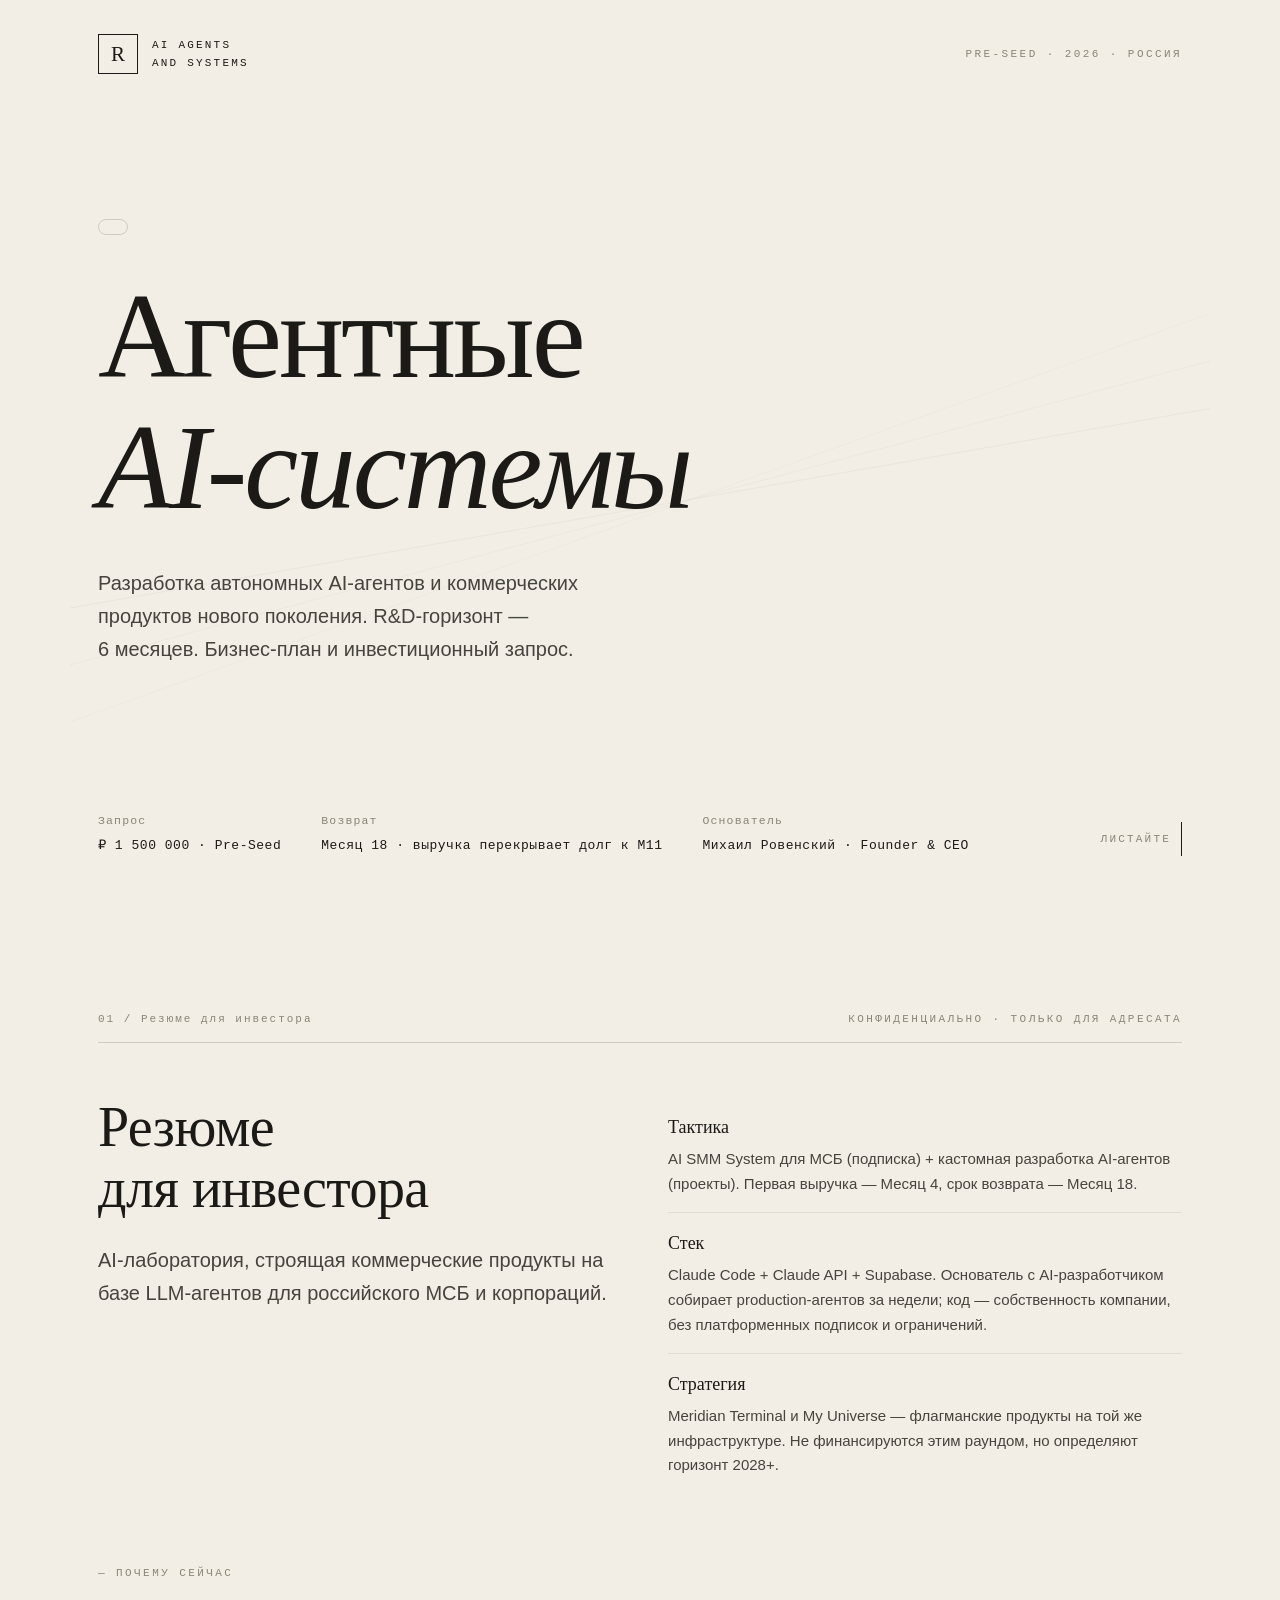
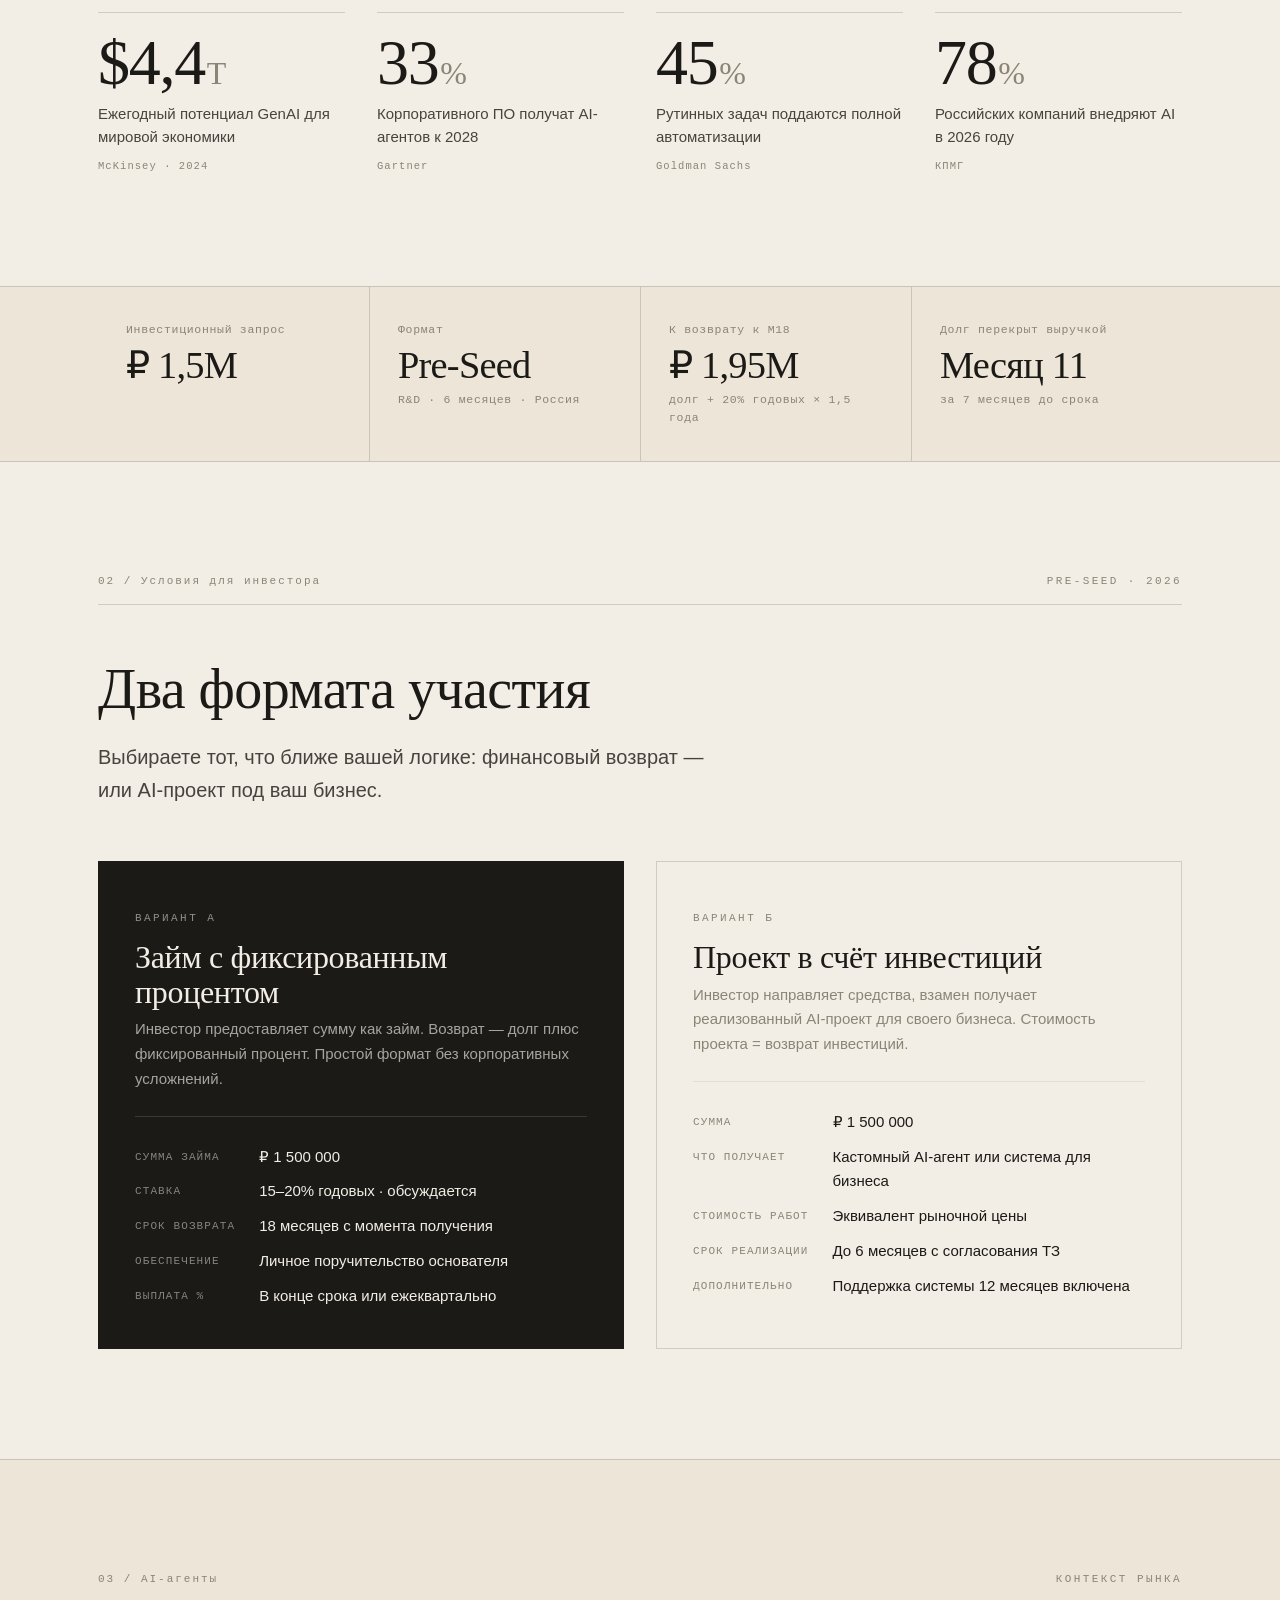
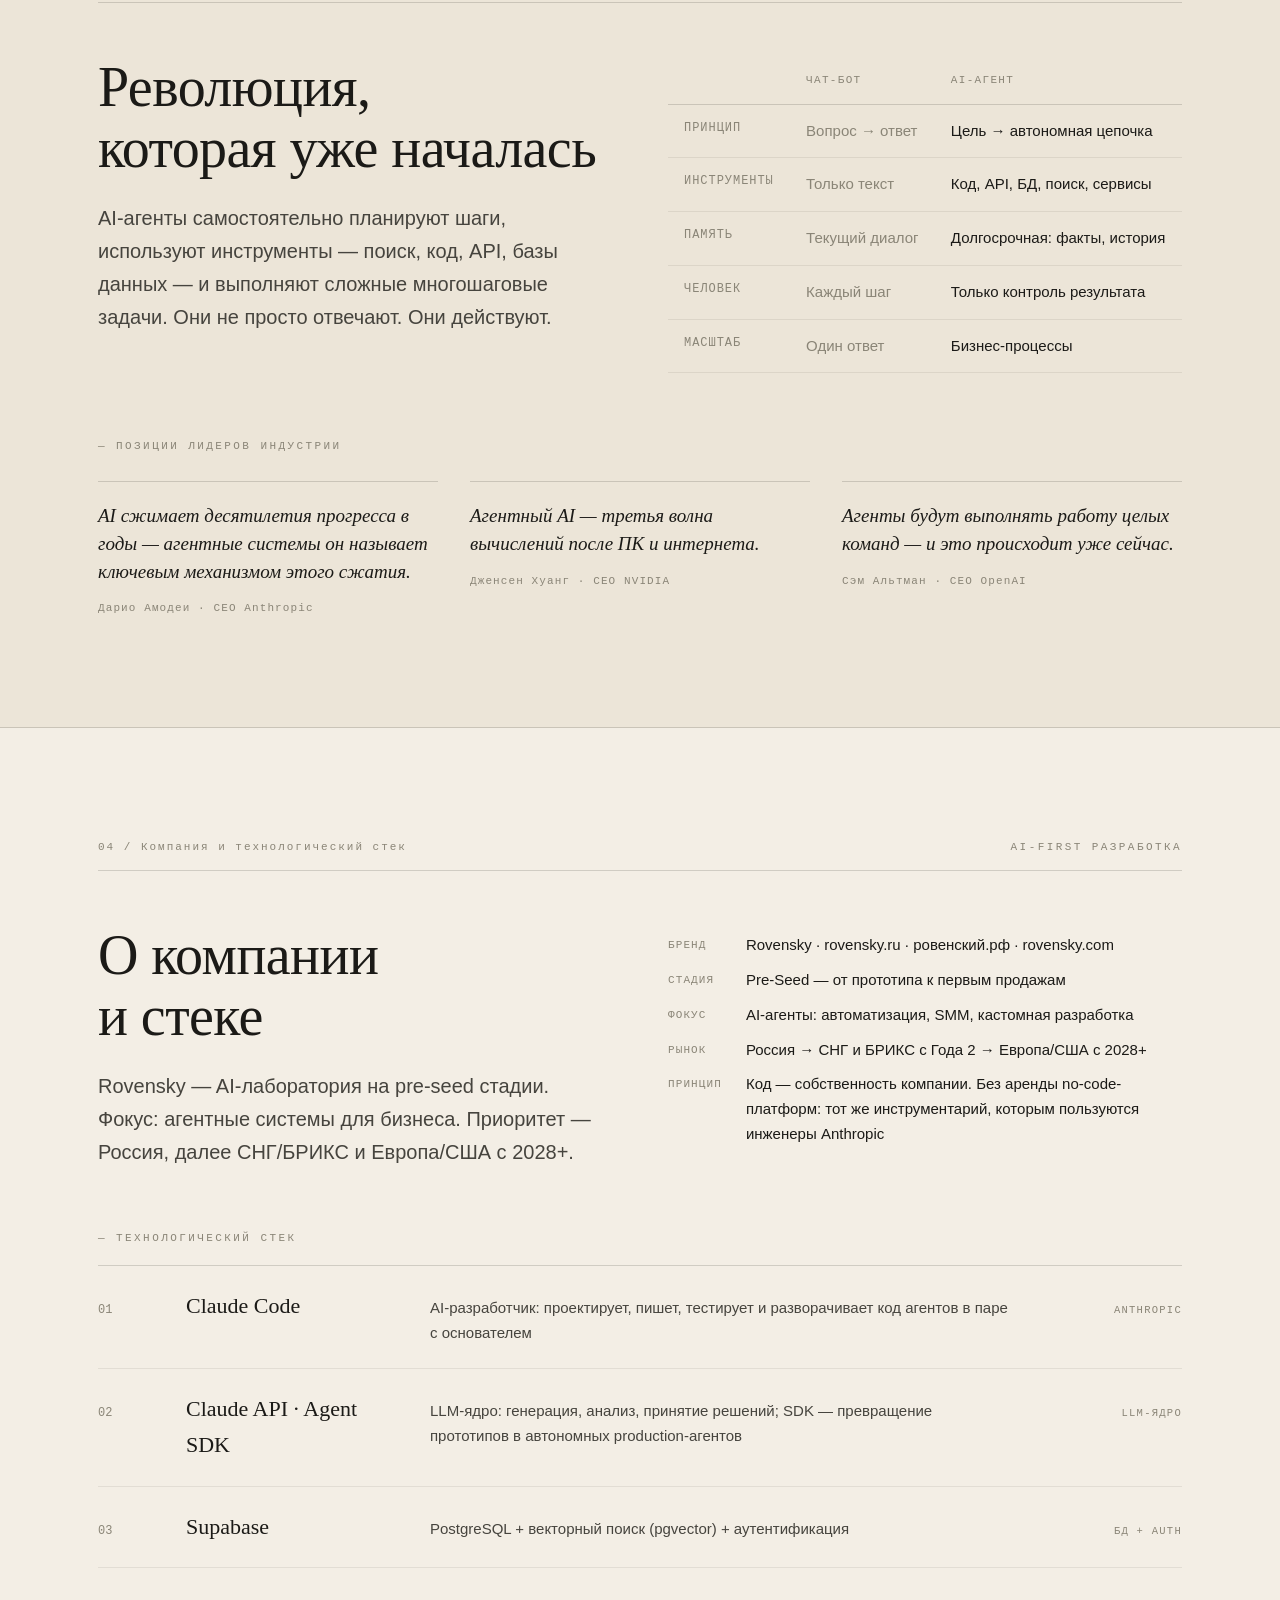
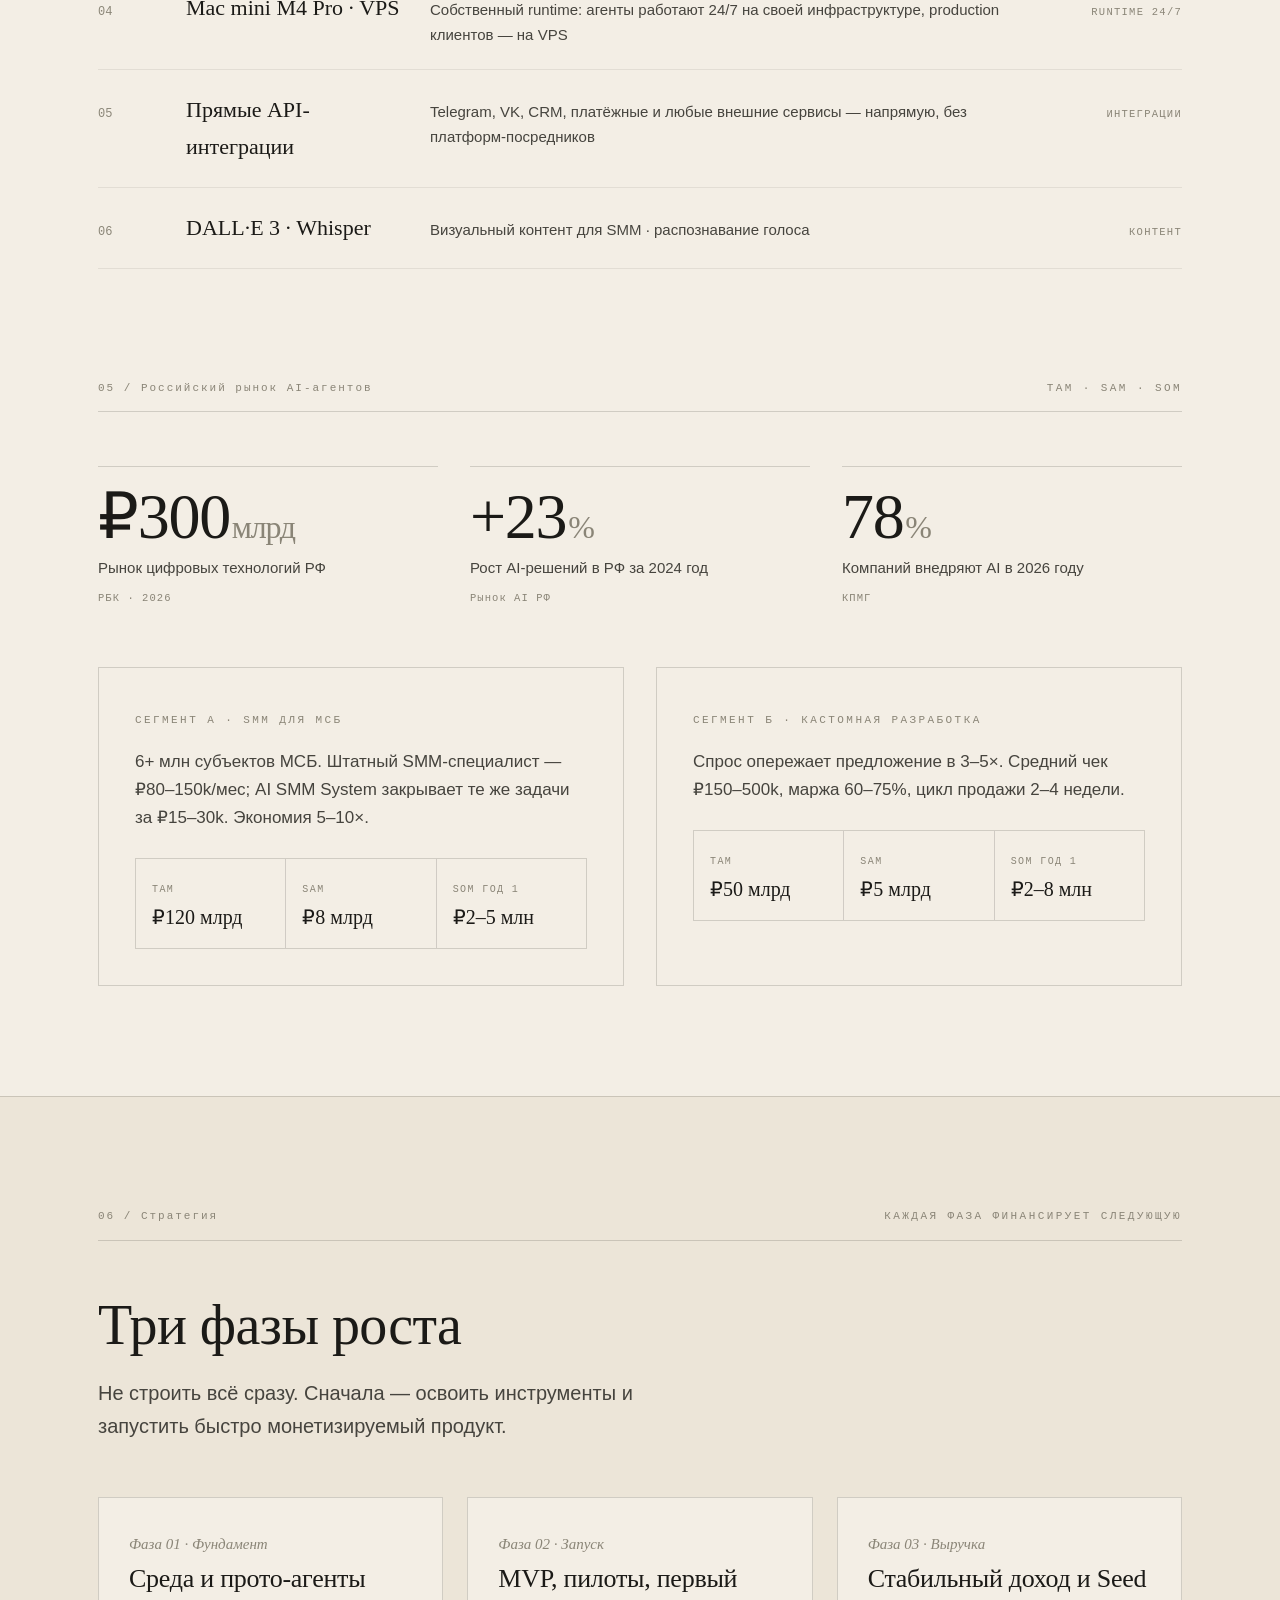
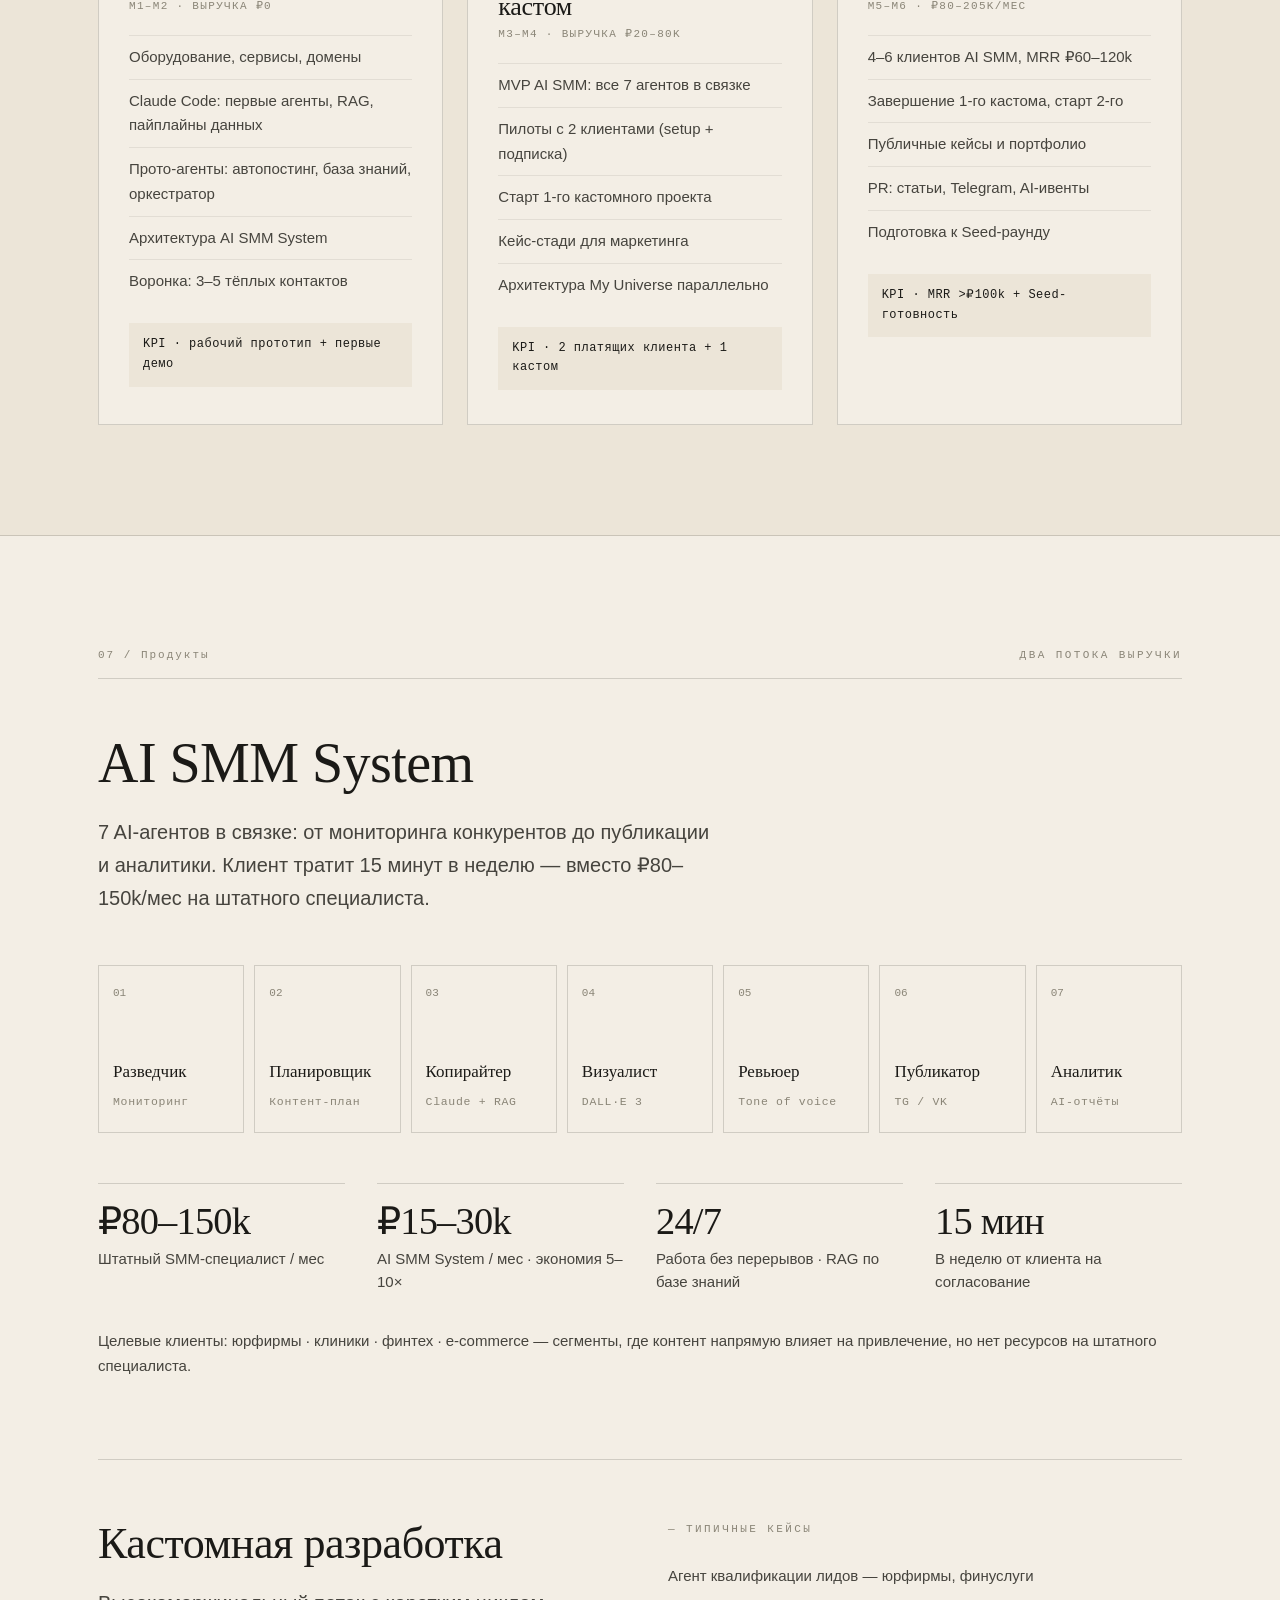
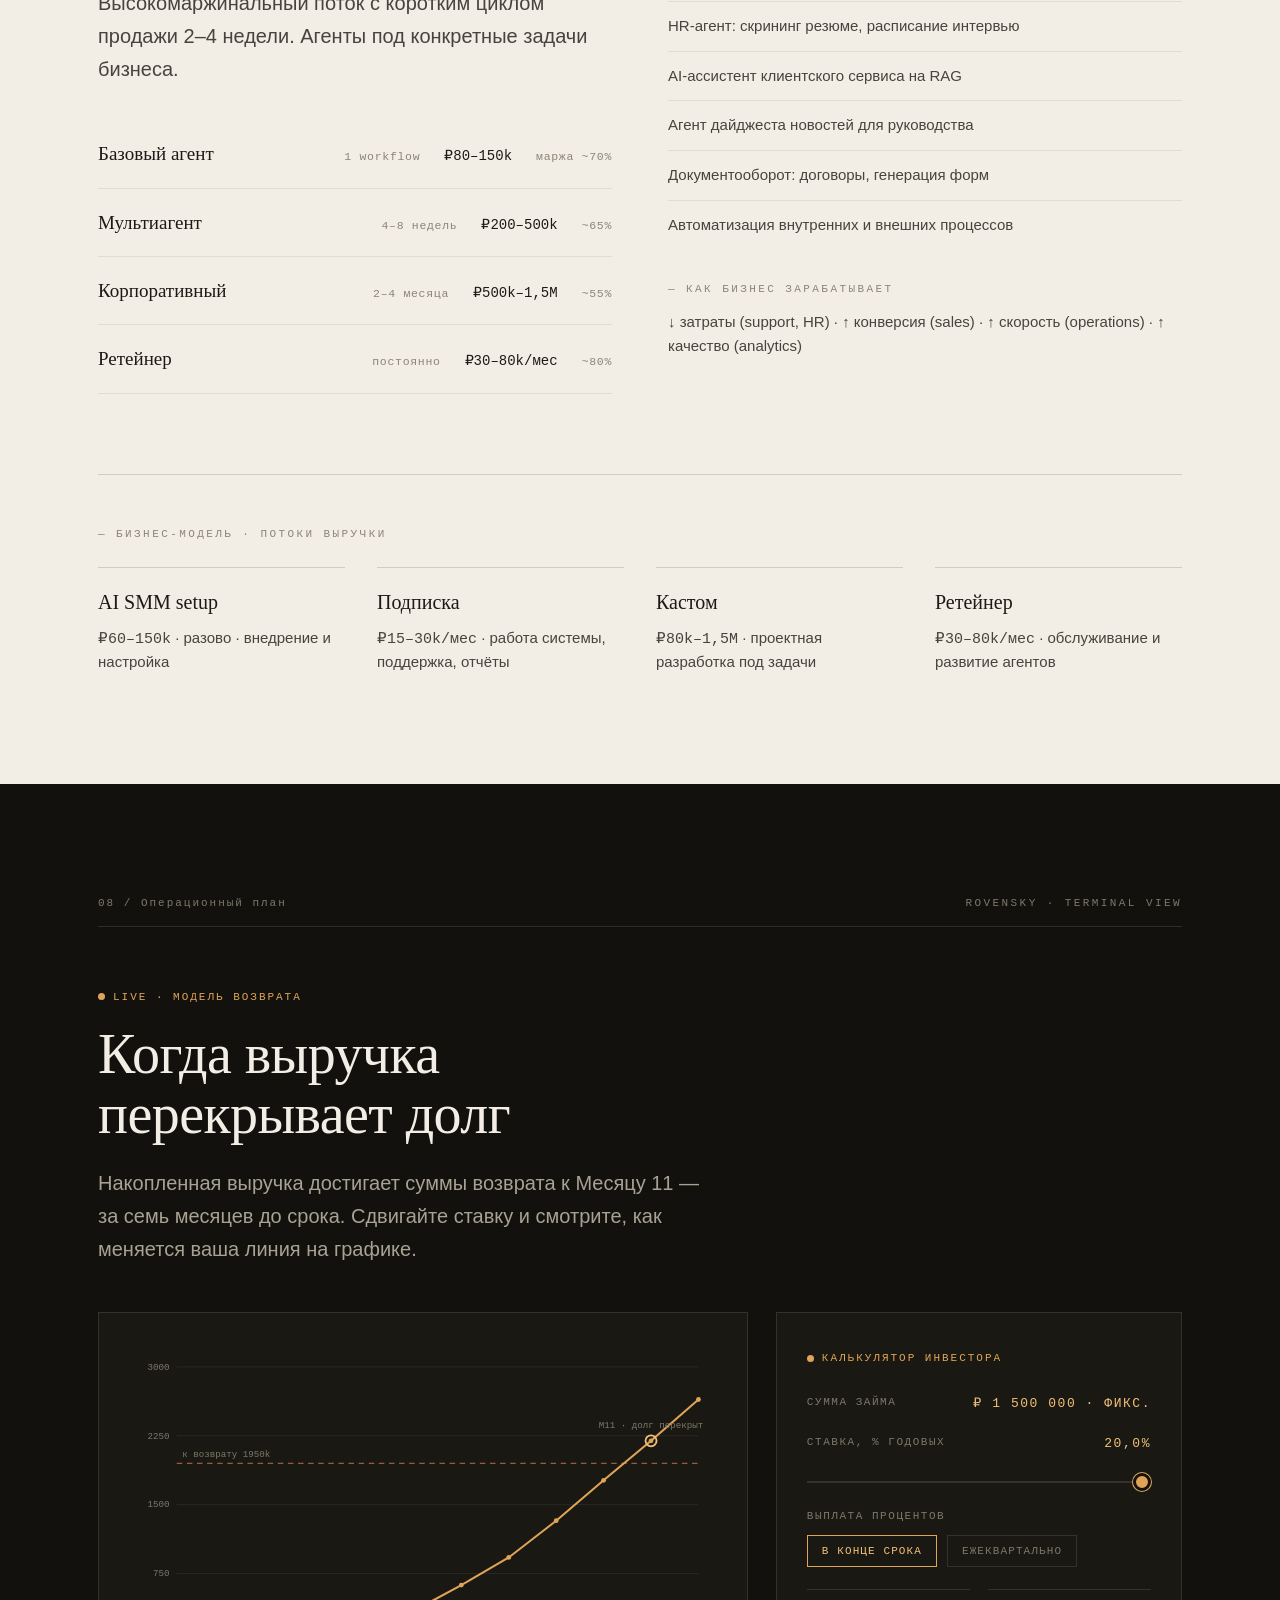
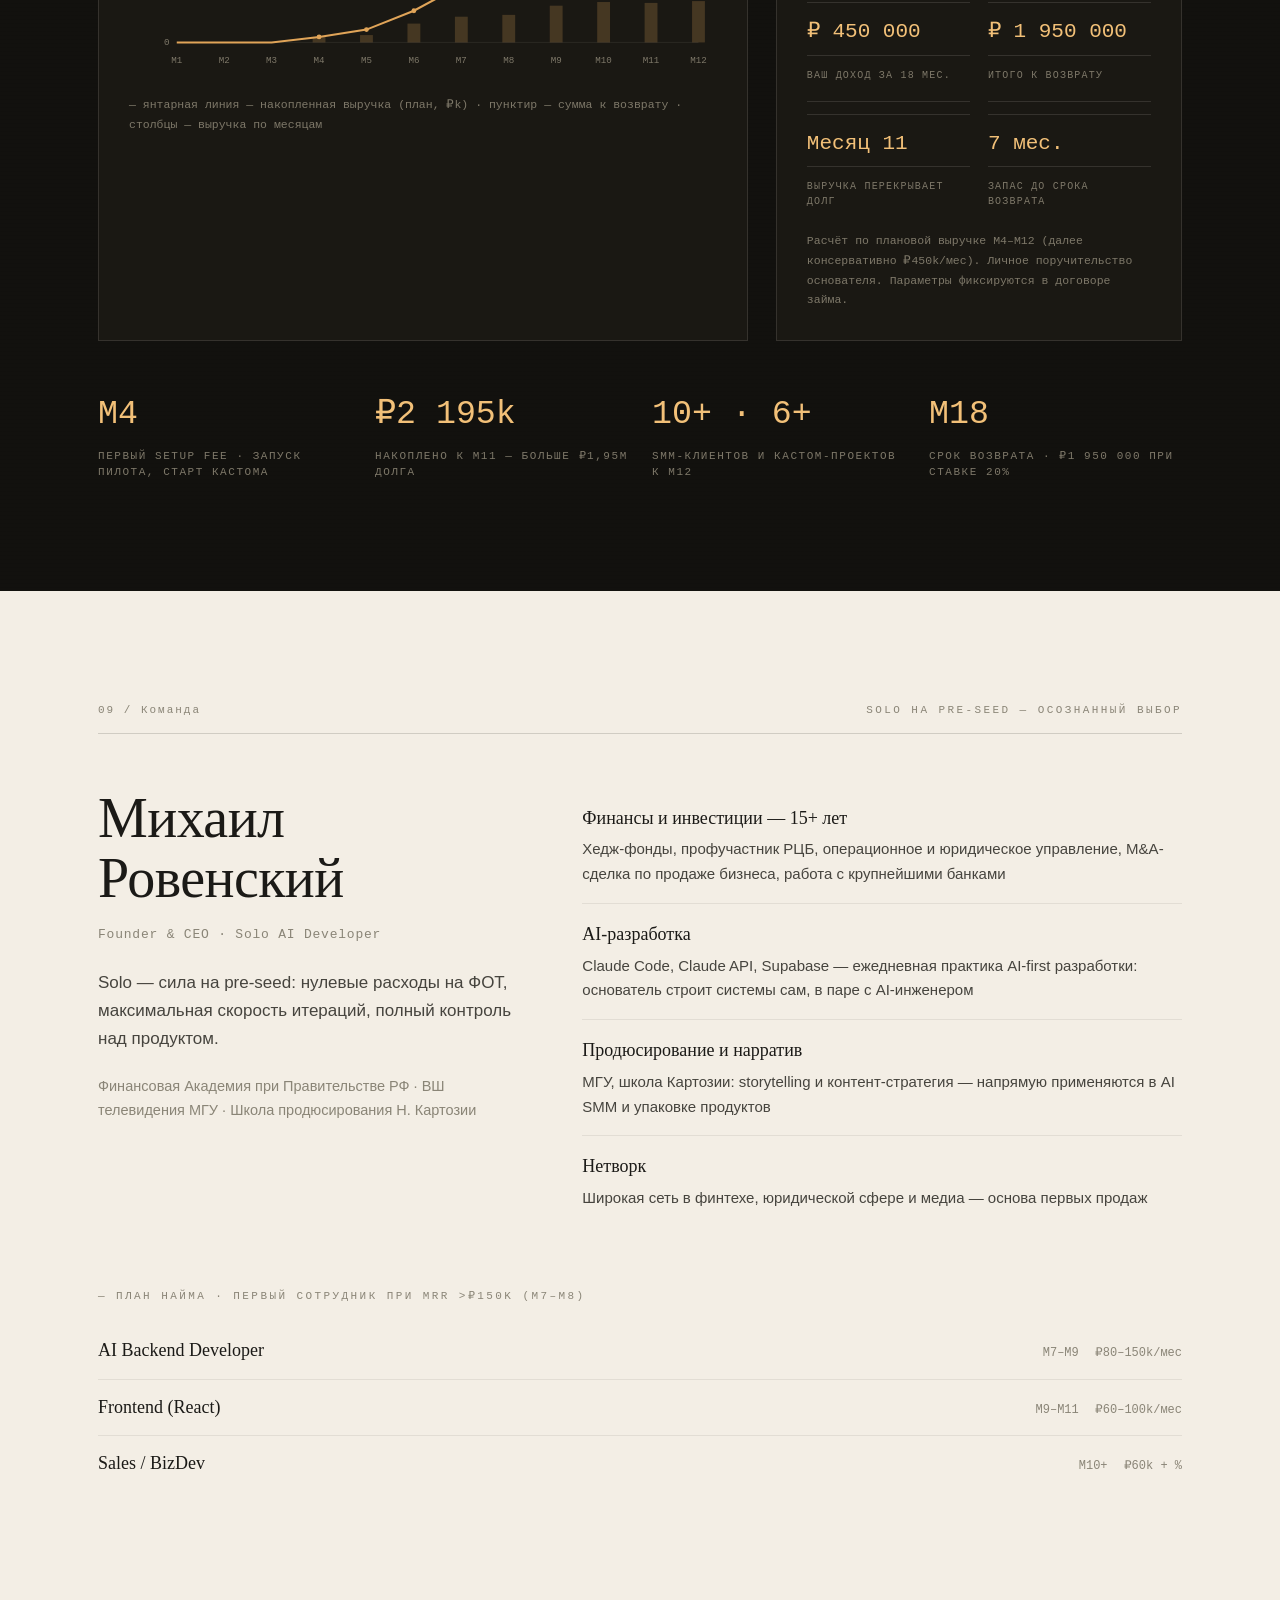
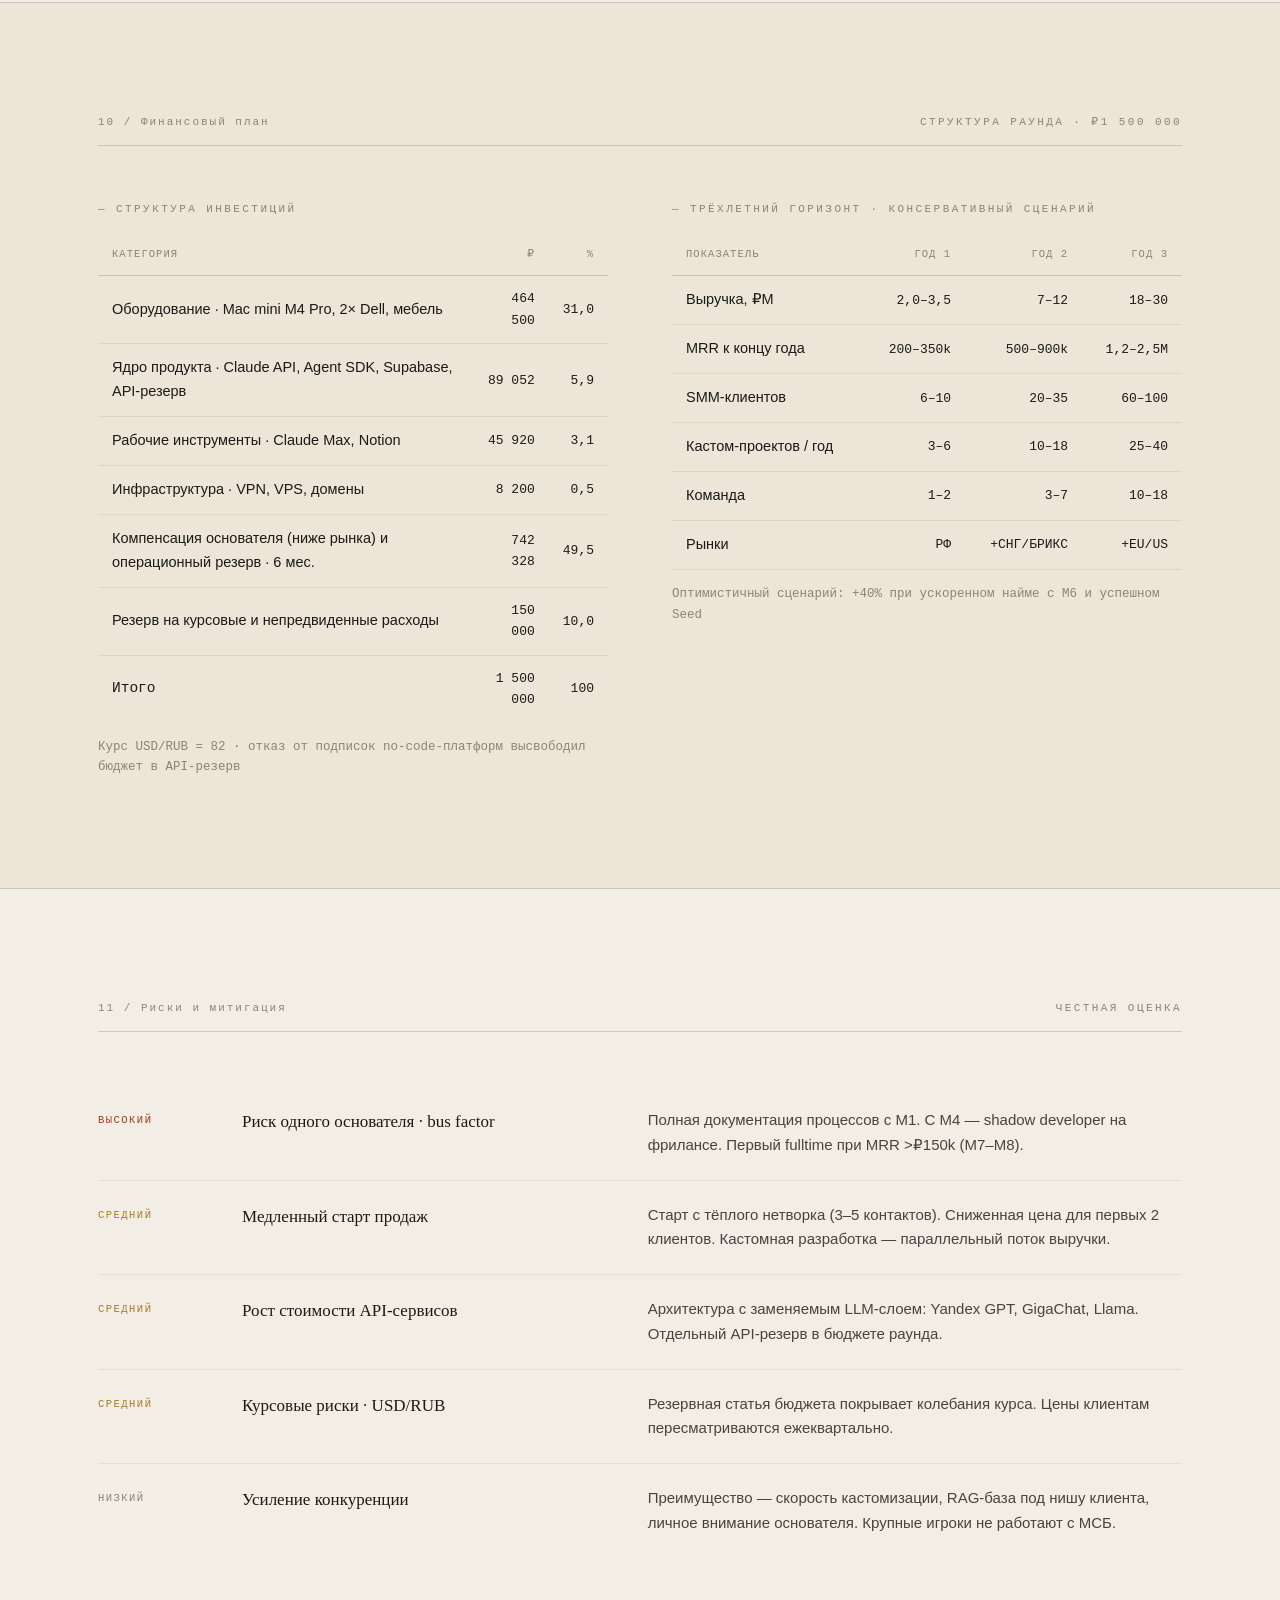
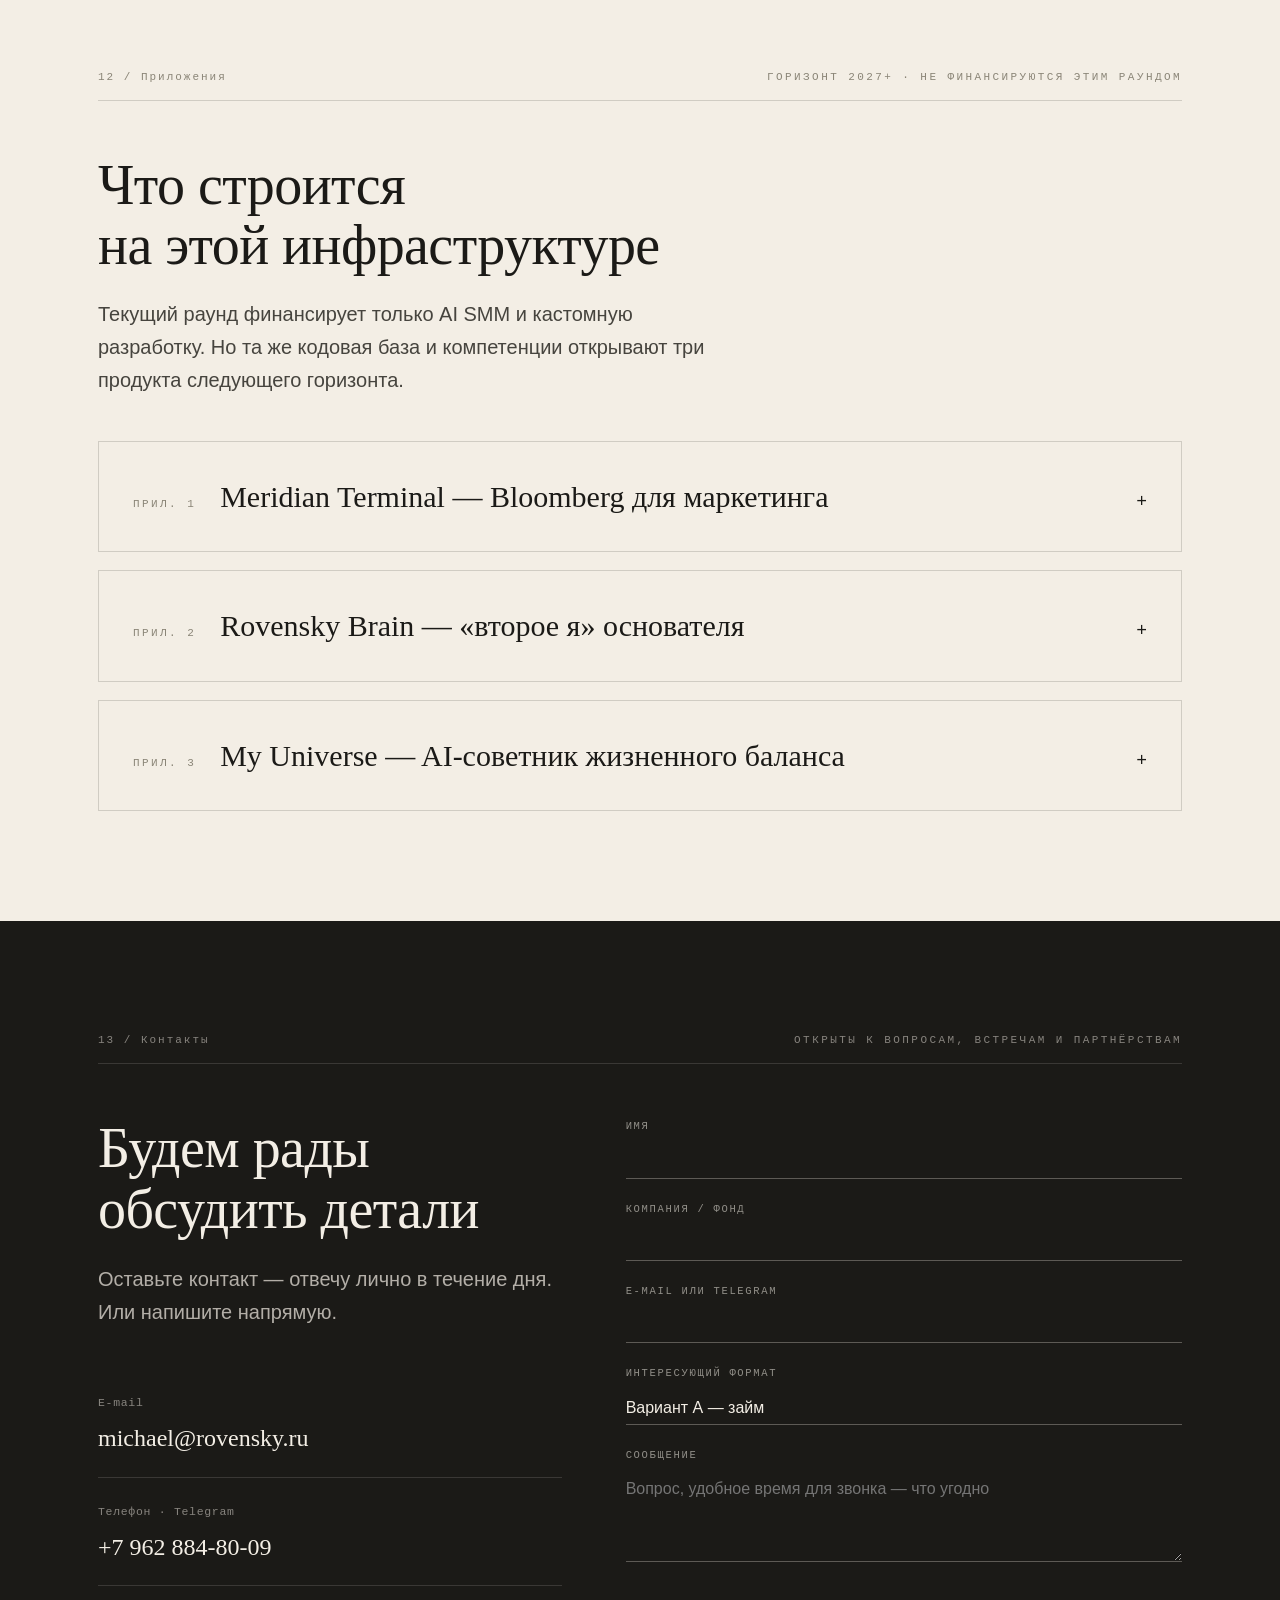
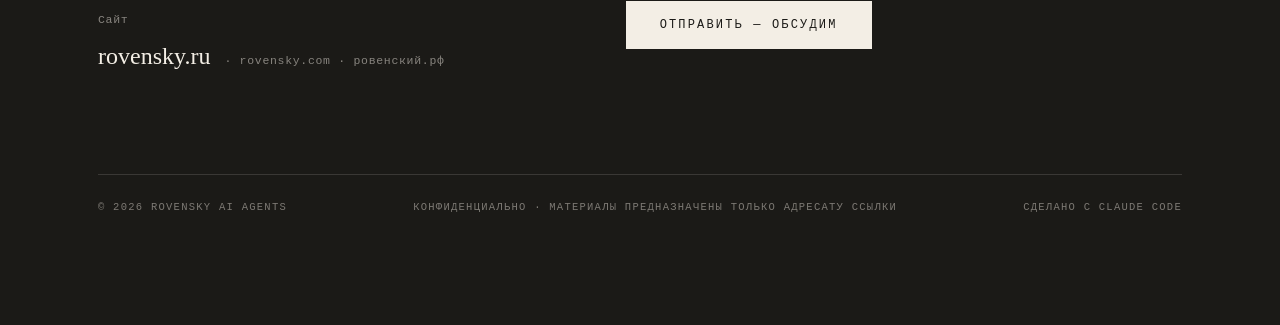
<file: pre-seed/v1/index.html>
<!DOCTYPE html>
<html lang="ru">
<head>
<meta charset="utf-8">
<meta name="viewport" content="width=device-width, initial-scale=1.0">
<meta name="robots" content="noindex, nofollow, noarchive">
<meta name="format-detection" content="telephone=no">
<title>Rovensky AI Agents · Pre-Seed 2026</title>
<link rel="icon" href="/favicon.ico?v=3" sizes="48x48">
<link rel="icon" type="image/svg+xml" href="/favicon.svg?v=3">
<link rel="apple-touch-icon" href="/apple-touch-icon.png?v=3">
<style>
:root{
  --paper:#F3EEE5; --paper-2:#ECE5D8; --ink:#1B1A17; --ink-soft:#46443E;
  --taupe:#8A8577; --line:rgba(27,26,23,.16); --line-soft:rgba(27,26,23,.08);
  --term-bg:#12110E; --term-panel:#1A1813; --term-line:rgba(243,238,229,.12);
  --amber:#E0A458; --amber-bright:#F2C078; --term-text:#D8D2C4; --term-dim:#7E7869;
  --serif:Georgia, 'Times New Roman', serif;
  --sans:-apple-system, BlinkMacSystemFont, sans-serif;
  --mono:ui-monospace, 'SF Mono', Consolas, monospace;
}
*{margin:0;padding:0;box-sizing:border-box}
html{scroll-behavior:smooth}
body{background:var(--paper);color:var(--ink);font-family:var(--sans);font-weight:300;font-size:17px;line-height:1.65;-webkit-font-smoothing:antialiased}
::selection{background:var(--ink);color:var(--paper)}
a{color:inherit}
strong{font-weight:500}

/* ---------- progress + frame ---------- */
#progress{position:fixed;top:0;left:0;height:2px;width:0;background:var(--ink);z-index:100;transition:width .1s linear}
.frame{position:fixed;inset:0;pointer-events:none;z-index:90;border:10px solid var(--paper)}
@media(max-width:760px){.frame{border-width:5px}}

/* ---------- typography utilities ---------- */
.eyebrow{font-family:var(--mono);font-size:11px;letter-spacing:.22em;text-transform:uppercase;color:var(--taupe)}
.section-no{font-family:var(--mono);font-size:11px;letter-spacing:.18em;color:var(--taupe)}
h1,h2,h3{font-family:var(--serif);font-weight:400;line-height:1.08;letter-spacing:-0.01em}
h2{font-size:clamp(34px,4.6vw,56px)}
h3{font-size:clamp(20px,2.2vw,26px);font-weight:500}
.lede{font-size:clamp(17px,1.6vw,20px);color:var(--ink-soft);max-width:620px}
.num-big{font-family:var(--serif);font-weight:300;font-size:clamp(40px,5vw,64px);line-height:1;letter-spacing:-0.02em}
.num-unit{font-family:var(--serif);font-size:.5em;color:var(--taupe);margin-left:.06em}
.cap{font-family:var(--mono);font-size:11.5px;letter-spacing:.06em;color:var(--taupe);line-height:1.55;text-transform:none}

/* ---------- layout ---------- */
.wrap{max-width:1140px;margin:0 auto;padding:0 28px}
section{padding:110px 0}
@media(max-width:760px){section{padding:72px 0}}
.sec-head{display:flex;align-items:baseline;justify-content:space-between;border-bottom:1px solid var(--line);padding-bottom:14px;margin-bottom:54px;gap:16px}
.grid2{display:grid;grid-template-columns:1fr 1fr;gap:56px}
.grid3{display:grid;grid-template-columns:repeat(3,1fr);gap:32px}
.grid4{display:grid;grid-template-columns:repeat(4,1fr);gap:32px}
@media(max-width:900px){.grid3,.grid4{grid-template-columns:1fr 1fr}}
@media(max-width:640px){.grid2,.grid3,.grid4{grid-template-columns:1fr;gap:36px}}
.hr{border:0;border-top:1px solid var(--line);margin:0}
.hr-soft{border:0;border-top:1px solid var(--line-soft)}

/* ---------- reveal motion ---------- */
.rv{opacity:0;transform:translateY(26px);transition:opacity .8s cubic-bezier(.2,.6,.2,1),transform .8s cubic-bezier(.2,.6,.2,1)}
.rv.on{opacity:1;transform:none}
.rv-d1{transition-delay:.1s}.rv-d2{transition-delay:.2s}.rv-d3{transition-delay:.3s}

/* ---------- hero ---------- */
.hero{min-height:100svh;display:flex;flex-direction:column;justify-content:space-between;padding:34px 28px 44px;position:relative;overflow:hidden}
.hero-top{display:flex;justify-content:space-between;align-items:center}
.logo{display:flex;align-items:center;gap:14px;text-decoration:none}
.logo-box{width:40px;height:40px;border:1.4px solid var(--ink);display:grid;place-items:center;font-family:var(--serif);font-size:21px}
.logo span{font-family:var(--mono);font-size:11px;letter-spacing:.2em;text-transform:uppercase}
.hero-mid{padding:40px 0}
.hero h1{font-size:clamp(54px,9.5vw,124px);font-weight:300;letter-spacing:-0.025em}
.hero h1 em{font-style:italic;font-weight:300}
.hero-sub{margin-top:34px;display:flex;gap:48px;flex-wrap:wrap;align-items:flex-end}
.hero-sub .lede{max-width:480px}
.hero-bottom{display:flex;justify-content:space-between;align-items:flex-end;gap:20px;flex-wrap:wrap}
.hero-meta{display:flex;gap:40px;flex-wrap:wrap}
.hero-meta div{font-family:var(--mono);font-size:11.5px;letter-spacing:.1em;color:var(--taupe)}
.hero-meta b{display:block;color:var(--ink);font-weight:500;font-size:13px;margin-top:4px;letter-spacing:.04em}
#dedication{display:inline-block;border:1px solid var(--line);padding:7px 14px;border-radius:99px;font-family:var(--mono);font-size:11px;letter-spacing:.14em;text-transform:uppercase;color:var(--ink-soft);margin-bottom:26px}
.scroll-hint{font-family:var(--mono);font-size:11px;letter-spacing:.2em;color:var(--taupe);text-transform:uppercase;display:flex;align-items:center;gap:10px}
.scroll-hint::after{content:"";width:1px;height:34px;background:var(--ink);display:block;animation:drop 2.2s ease-in-out infinite}
@keyframes drop{0%{transform:scaleY(0);transform-origin:top}45%{transform:scaleY(1);transform-origin:top}55%{transform:scaleY(1);transform-origin:bottom}100%{transform:scaleY(0);transform-origin:bottom}}
.hero-lines{position:absolute;inset:0;z-index:-1;opacity:.5}

/* ---------- ask band ---------- */
.ask{border-top:1px solid var(--line);border-bottom:1px solid var(--line);background:var(--paper-2)}
.ask .wrap{display:grid;grid-template-columns:repeat(4,1fr);gap:0}
.ask .cell{padding:34px 28px;border-left:1px solid var(--line)}
.ask .cell:first-child{border-left:0}
@media(max-width:900px){.ask .wrap{grid-template-columns:1fr 1fr}.ask .cell:nth-child(3){border-left:0}}
@media(max-width:560px){.ask .wrap{grid-template-columns:1fr}.ask .cell{border-left:0;border-top:1px solid var(--line)}.ask .cell:first-child{border-top:0}}

/* ---------- stat blocks ---------- */
.stat{border-top:1px solid var(--line);padding-top:18px}
.stat .src{font-family:var(--mono);font-size:10.5px;letter-spacing:.1em;color:var(--taupe);margin-top:10px}
.stat p{color:var(--ink-soft);font-size:15px;margin-top:8px;line-height:1.5}

/* ---------- variant cards ---------- */
.vcard{border:1px solid var(--line);padding:40px 36px;background:var(--paper)}
.vcard.hl{background:var(--ink);color:var(--paper)}
.vcard.hl .cap,.vcard.hl .eyebrow{color:rgba(243,238,229,.55)}
.vcard.hl .hr-soft{border-color:rgba(243,238,229,.15)}
.vcard h3{font-size:clamp(24px,2.6vw,32px);font-weight:400;margin:10px 0 8px}
.vcard .sub{color:var(--taupe);font-size:15px}
.vcard.hl .sub{color:rgba(243,238,229,.65)}
.spec{display:grid;grid-template-columns:auto 1fr;gap:10px 24px;margin-top:28px;font-size:15px}
.spec dt{font-family:var(--mono);font-size:11px;letter-spacing:.1em;text-transform:uppercase;color:var(--taupe);padding-top:3px}
.vcard.hl .spec dt{color:rgba(243,238,229,.5)}
.spec dd{font-weight:400}

/* ---------- compare table ---------- */
table{width:100%;border-collapse:collapse;font-size:15px}
.cmp th,.cmp td{text-align:left;padding:14px 16px;border-bottom:1px solid var(--line-soft);vertical-align:top}
.cmp th{font-family:var(--mono);font-size:11px;letter-spacing:.12em;text-transform:uppercase;color:var(--taupe);font-weight:500;border-bottom:1px solid var(--line)}
.cmp td:first-child{font-family:var(--mono);font-size:12px;letter-spacing:.08em;color:var(--taupe);text-transform:uppercase}
.cmp td.agent{font-weight:400}
.cmp td.bot{color:var(--taupe)}

/* ---------- quotes ---------- */
.quote-row{display:grid;grid-template-columns:repeat(3,1fr);gap:32px}
@media(max-width:860px){.quote-row{grid-template-columns:1fr}}
.q{border-top:1px solid var(--line);padding-top:20px}
.q p{font-family:var(--serif);font-size:19px;line-height:1.45;font-style:italic}
.q .src{font-family:var(--mono);font-size:11px;letter-spacing:.1em;color:var(--taupe);margin-top:14px;font-style:normal}

/* ---------- stack list ---------- */
.stack{border-top:1px solid var(--line)}
.stack-row{display:grid;grid-template-columns:64px 220px 1fr 150px;gap:24px;padding:22px 0;border-bottom:1px solid var(--line-soft);align-items:baseline}
.stack-row .n{font-family:var(--mono);font-size:12px;color:var(--taupe)}
.stack-row .name{font-family:var(--serif);font-size:22px}
.stack-row .desc{color:var(--ink-soft);font-size:15px}
.stack-row .tag{font-family:var(--mono);font-size:10.5px;letter-spacing:.12em;text-transform:uppercase;color:var(--taupe);text-align:right}
@media(max-width:860px){.stack-row{grid-template-columns:40px 1fr;gap:8px 16px}.stack-row .desc{grid-column:2}.stack-row .tag{grid-column:2;text-align:left}}

/* ---------- market ---------- */
.seg{border:1px solid var(--line);padding:36px}
.tamline{display:flex;gap:0;margin-top:26px;border:1px solid var(--line)}
.tamline div{padding:14px 16px;border-left:1px solid var(--line);flex:1}
.tamline div:first-child{border-left:0}
.tamline b{display:block;font-family:var(--serif);font-size:20px;font-weight:400}
.tamline span{font-family:var(--mono);font-size:10px;letter-spacing:.14em;color:var(--taupe);text-transform:uppercase}

/* ---------- phases ---------- */
.phase{border:1px solid var(--line);padding:34px 30px;position:relative;background:var(--paper)}
.phase .ph-no{font-family:var(--serif);font-style:italic;font-size:15px;color:var(--taupe)}
.phase h3{margin:8px 0 4px}
.phase .mons{font-family:var(--mono);font-size:11px;letter-spacing:.12em;color:var(--taupe);text-transform:uppercase}
.phase ul{list-style:none;margin-top:20px}
.phase li{padding:9px 0;border-top:1px solid var(--line-soft);font-size:15px;color:var(--ink-soft)}
.phase .kpi{margin-top:20px;padding:12px 14px;background:var(--paper-2);font-family:var(--mono);font-size:12px;letter-spacing:.04em}

/* ---------- agents (SMM) ---------- */
.agents{display:grid;grid-template-columns:repeat(7,1fr);gap:10px;counter-reset:ag}
@media(max-width:1000px){.agents{grid-template-columns:repeat(4,1fr)}}
@media(max-width:640px){.agents{grid-template-columns:repeat(2,1fr)}}
.agent-cell{border:1px solid var(--line);padding:18px 14px;aspect-ratio:1/1.15;display:flex;flex-direction:column;justify-content:space-between;transition:background .3s,color .3s}
.agent-cell:hover{background:var(--ink);color:var(--paper)}
.agent-cell:hover .cap{color:rgba(243,238,229,.6)}
.agent-cell .an{font-family:var(--mono);font-size:11px;color:var(--taupe)}
.agent-cell b{font-family:var(--serif);font-weight:500;font-size:17px;display:block}

/* ---------- pricing rows ---------- */
.price-row{display:grid;grid-template-columns:1fr auto auto auto;gap:24px;padding:18px 0;border-bottom:1px solid var(--line-soft);align-items:baseline;font-size:15px}
.price-row b{font-family:var(--serif);font-size:19px;font-weight:400}
.price-row .pr{font-family:var(--mono);font-size:14px}
@media(max-width:680px){.price-row{grid-template-columns:1fr auto}}

/* ---------- terminal section ---------- */
.terminal{background:var(--term-bg);color:var(--term-text);position:relative}
.terminal .sec-head{border-color:var(--term-line)}
.terminal .eyebrow,.terminal .section-no{color:var(--term-dim)}
.terminal .lede{color:#A8A293}
.terminal::before{content:"";position:absolute;inset:0;background:repeating-linear-gradient(0deg,transparent 0 3px,rgba(0,0,0,.12) 3px 4px);pointer-events:none;opacity:.35}
.term-tag{display:inline-flex;align-items:center;gap:8px;font-family:var(--mono);font-size:11px;letter-spacing:.18em;color:var(--amber);text-transform:uppercase;margin-bottom:18px}
.term-tag::before{content:"";width:7px;height:7px;background:var(--amber);border-radius:50%;animation:blink 1.6s steps(2) infinite}
@keyframes blink{50%{opacity:.2}}
.term-panel{border:1px solid var(--term-line);background:var(--term-panel);padding:30px;position:relative;z-index:1}
.term-grid{display:grid;grid-template-columns:1.6fr 1fr;gap:28px;align-items:stretch}
@media(max-width:900px){.term-grid{grid-template-columns:1fr}}
.term-stat{font-family:var(--mono)}
.term-stat .v{font-size:clamp(26px,2.6vw,34px);color:var(--amber-bright);font-weight:500}
.term-stat .l{font-size:11px;letter-spacing:.14em;text-transform:uppercase;color:var(--term-dim);margin-top:6px;line-height:1.5}
#chart{width:100%;height:auto;display:block}
.ax{font-family:var(--mono);font-size:10px;fill:var(--term-dim)}
.calc label{font-family:var(--mono);font-size:11px;letter-spacing:.14em;text-transform:uppercase;color:var(--term-dim);display:flex;justify-content:space-between;margin-bottom:10px}
.calc label output{color:var(--amber-bright);font-size:13px}
input[type=range]{width:100%;appearance:none;-webkit-appearance:none;height:2px;background:var(--term-line);outline:none;margin:6px 0 24px}
input[type=range]::-webkit-slider-thumb{appearance:none;-webkit-appearance:none;width:18px;height:18px;border-radius:50%;background:var(--amber);cursor:pointer;border:3px solid var(--term-bg);box-shadow:0 0 0 1px var(--amber)}
input[type=range]::-moz-range-thumb{width:14px;height:14px;border-radius:50%;background:var(--amber);cursor:pointer;border:2px solid var(--term-bg);box-shadow:0 0 0 1px var(--amber)}
.calc-out{display:grid;grid-template-columns:1fr 1fr;gap:18px;margin-top:6px}
.calc-out div{border-top:1px solid var(--term-line);padding-top:12px}
.calc-out .v{font-family:var(--mono);font-size:21px;color:var(--amber-bright)}
.calc-out .l{font-family:var(--mono);font-size:10px;letter-spacing:.12em;text-transform:uppercase;color:var(--term-dim);margin-top:5px;line-height:1.5}
.term-note{font-family:var(--mono);font-size:11.5px;color:var(--term-dim);margin-top:22px;line-height:1.7}
.term-note b{color:var(--amber)}

/* ---------- team ---------- */
.founder{display:grid;grid-template-columns:1fr 1.4fr;gap:56px}
@media(max-width:860px){.founder{grid-template-columns:1fr}}
.skill-row{padding:16px 0;border-bottom:1px solid var(--line-soft)}
.skill-row b{font-family:var(--serif);font-size:18px;font-weight:500;display:block;margin-bottom:4px}
.skill-row p{font-size:15px;color:var(--ink-soft)}
.hire{display:grid;grid-template-columns:1fr auto auto;gap:16px;padding:13px 0;border-bottom:1px solid var(--line-soft);font-size:14px;align-items:baseline}
.hire .m{font-family:var(--mono);font-size:12px;color:var(--taupe)}

/* ---------- finance tables ---------- */
.fin th,.fin td{padding:12px 14px;border-bottom:1px solid var(--line-soft);text-align:right;font-size:14.5px}
.fin th{font-family:var(--mono);font-size:10.5px;letter-spacing:.1em;text-transform:uppercase;color:var(--taupe);font-weight:500;border-bottom:1px solid var(--line)}
.fin td:first-child,.fin th:first-child{text-align:left}
.fin td.mono{font-family:var(--mono);font-size:13px}
.fin tr.total td{border-top:1px solid var(--ink);border-bottom:none;font-weight:500;font-family:var(--mono)}
.fin-note{font-size:12.5px;color:var(--taupe);margin-top:14px;font-family:var(--mono)}

/* ---------- risks ---------- */
.risk{display:grid;grid-template-columns:120px 1fr 1.4fr;gap:24px;padding:22px 0;border-bottom:1px solid var(--line-soft);font-size:15px}
@media(max-width:760px){.risk{grid-template-columns:1fr}}
.risk .lvl{font-family:var(--mono);font-size:10.5px;letter-spacing:.14em;text-transform:uppercase;padding-top:4px}
.lvl.hi{color:#9A3B1F}.lvl.md{color:#A37B2C}.lvl.lo{color:var(--taupe)}
.risk b{font-family:var(--serif);font-weight:500;font-size:17px}
.risk p{color:var(--ink-soft)}

/* ---------- appendix ---------- */
.app-card{border:1px solid var(--line);background:var(--paper)}
.app-card summary{list-style:none;cursor:pointer;padding:30px 34px;display:grid;grid-template-columns:auto 1fr auto;gap:24px;align-items:baseline}
.app-card summary::-webkit-details-marker{display:none}
.app-card summary .t{font-family:var(--serif);font-size:clamp(22px,2.4vw,30px)}
.app-card summary .pl{font-family:var(--mono);font-size:18px;transition:transform .3s}
.app-card[open] summary .pl{transform:rotate(45deg)}
.app-body{padding:0 34px 36px;border-top:1px solid var(--line-soft)}
.app-body .grid3{margin-top:28px}
.app-body h4{font-family:var(--mono);font-size:11px;letter-spacing:.16em;text-transform:uppercase;color:var(--taupe);margin:26px 0 10px;font-weight:500}
.app-body ul{list-style:none}
.app-body li{padding:7px 0;border-top:1px solid var(--line-soft);font-size:15px;color:var(--ink-soft)}
.app-quote{font-family:var(--serif);font-style:italic;font-size:18px;line-height:1.5;color:var(--ink-soft);border-left:1px solid var(--ink);padding-left:20px;margin-top:22px}

/* ---------- contact / form ---------- */
.contact{background:var(--ink);color:var(--paper)}
.contact .eyebrow,.contact .section-no{color:rgba(243,238,229,.5)}
.contact h2{color:var(--paper)}
.contact .lede{color:rgba(243,238,229,.7)}
.c-grid{display:grid;grid-template-columns:1fr 1.2fr;gap:64px}
@media(max-width:860px){.c-grid{grid-template-columns:1fr}}
.c-meta div{padding:18px 0;border-bottom:1px solid rgba(243,238,229,.14)}
.c-meta .cap{color:rgba(243,238,229,.5)}
.c-meta a{font-family:var(--serif);font-size:clamp(19px,2vw,24px);text-decoration:none;display:inline-block;margin-top:4px}
.c-meta a:hover{font-style:italic}
.f-row{margin-bottom:22px}
.f-row label{display:block;font-family:var(--mono);font-size:10.5px;letter-spacing:.16em;text-transform:uppercase;color:rgba(243,238,229,.55);margin-bottom:8px}
input[type=text],input[type=email],textarea,select{width:100%;background:transparent;border:0;border-bottom:1px solid rgba(243,238,229,.3);color:var(--paper);font-family:var(--sans);font-size:16px;font-weight:300;padding:8px 0;outline:none;border-radius:0}
select{appearance:none;-webkit-appearance:none}
select option{color:var(--ink)}
input:focus,textarea:focus,select:focus{border-bottom-color:var(--paper)}
textarea{resize:vertical;min-height:90px}
.btn{display:inline-block;background:var(--paper);color:var(--ink);border:0;font-family:var(--mono);font-size:12px;letter-spacing:.18em;text-transform:uppercase;padding:17px 34px;cursor:pointer;margin-top:8px;transition:letter-spacing .3s}
.btn:hover{letter-spacing:.26em}
#sent-msg{display:none;border:1px solid rgba(243,238,229,.3);padding:22px;font-size:15px;margin-bottom:26px}
.foot{border-top:1px solid rgba(243,238,229,.14);margin-top:80px;padding-top:24px;display:flex;justify-content:space-between;gap:16px;flex-wrap:wrap;font-family:var(--mono);font-size:10.5px;letter-spacing:.12em;text-transform:uppercase;color:rgba(243,238,229,.45)}

@media (prefers-reduced-motion: reduce){
  .rv{opacity:1;transform:none;transition:none}
  .scroll-hint::after{animation:none}
  html{scroll-behavior:auto}
}
</style>
</head>
<body>
<div id="progress"></div>
<div class="frame"></div>

<!-- ================= HERO ================= -->
<header class="hero wrap">
  <svg class="hero-lines" viewBox="0 0 1200 800" preserveAspectRatio="none" aria-hidden="true">
    <line x1="0" y1="640" x2="1200" y2="430" stroke="rgba(27,26,23,.07)" stroke-width="1"/>
    <line x1="0" y1="700" x2="1200" y2="380" stroke="rgba(27,26,23,.05)" stroke-width="1"/>
    <line x1="0" y1="760" x2="1200" y2="330" stroke="rgba(27,26,23,.04)" stroke-width="1"/>
  </svg>
  <div class="hero-top rv on">
    <a class="logo" href="https://rovensky.ru"><div class="logo-box">R</div><span>AI Agents<br>and Systems</span></a>
    <div class="eyebrow">Pre-Seed · 2026 · Россия</div>
  </div>
  <div class="hero-mid">
    <div id="dedication" class="rv on" hidden></div>
    <h1 class="rv on">Агентные<br><em>AI-системы</em></h1>
    <div class="hero-sub rv on rv-d1">
      <p class="lede">Разработка автономных AI-агентов и коммерческих продуктов нового поколения. R&D-горизонт — 6&nbsp;месяцев. Бизнес-план и инвестиционный запрос.</p>
    </div>
  </div>
  <div class="hero-bottom rv on rv-d2">
    <div class="hero-meta">
      <div>Запрос<b>₽ 1 500 000 · Pre-Seed</b></div>
      <div>Возврат<b>Месяц 18 · выручка перекрывает долг к М11</b></div>
      <div>Основатель<b>Михаил Ровенский · Founder & CEO</b></div>
    </div>
    <div class="scroll-hint">Листайте</div>
  </div>
</header>

<!-- ================= 01 РЕЗЮМЕ ================= -->
<section id="summary">
  <div class="wrap">
    <div class="sec-head rv"><span class="section-no">01 / Резюме для инвестора</span><span class="eyebrow">Конфиденциально · только для адресата</span></div>
    <div class="grid2">
      <div class="rv">
        <h2>Резюме<br>для инвестора</h2>
        <p class="lede" style="margin-top:26px">AI-лаборатория, строящая коммерческие продукты на базе LLM-агентов для российского МСБ и корпораций.</p>
      </div>
      <div class="rv rv-d1">
        <div class="skill-row"><b>Тактика</b><p><strong>AI SMM System</strong> для МСБ (подписка) + <strong>кастомная разработка AI-агентов</strong> (проекты). Первая выручка — Месяц&nbsp;4, срок возврата — Месяц&nbsp;18.</p></div>
        <div class="skill-row"><b>Стек</b><p>Claude Code + Claude API + Supabase. Основатель с AI-разработчиком собирает production-агентов за недели; код — собственность компании, без платформенных подписок и ограничений.</p></div>
        <div class="skill-row" style="border-bottom:0"><b>Стратегия</b><p><strong>Meridian Terminal</strong> и <strong>My Universe</strong> — флагманские продукты на той же инфраструктуре. Не финансируются этим раундом, но определяют горизонт 2028+.</p></div>
      </div>
    </div>
    <p class="eyebrow rv" style="margin:70px 0 30px">— Почему сейчас</p>
    <div class="grid4">
      <div class="stat rv"><div class="num-big">$<span data-count="4.4" data-dec="1">0</span><span class="num-unit">T</span></div><p>Ежегодный потенциал GenAI для мировой экономики</p><div class="src">McKinsey · 2024</div></div>
      <div class="stat rv rv-d1"><div class="num-big"><span data-count="33">0</span><span class="num-unit">%</span></div><p>Корпоративного ПО получат AI-агентов к 2028</p><div class="src">Gartner</div></div>
      <div class="stat rv rv-d2"><div class="num-big"><span data-count="45">0</span><span class="num-unit">%</span></div><p>Рутинных задач поддаются полной автоматизации</p><div class="src">Goldman Sachs</div></div>
      <div class="stat rv rv-d3"><div class="num-big"><span data-count="78">0</span><span class="num-unit">%</span></div><p>Российских компаний внедряют AI в 2026 году</p><div class="src">КПМГ</div></div>
    </div>
  </div>
</section>

<!-- ================= ASK BAND ================= -->
<div class="ask rv">
  <div class="wrap">
    <div class="cell"><div class="cap">Инвестиционный запрос</div><div class="num-big" style="font-size:clamp(30px,3vw,42px);margin-top:8px">₽ 1,5M</div></div>
    <div class="cell"><div class="cap">Формат</div><div class="num-big" style="font-size:clamp(30px,3vw,42px);margin-top:8px">Pre-Seed</div><div class="cap" style="margin-top:6px">R&D · 6 месяцев · Россия</div></div>
    <div class="cell"><div class="cap">К возврату к М18</div><div class="num-big" style="font-size:clamp(30px,3vw,42px);margin-top:8px">₽ 1,95M</div><div class="cap" style="margin-top:6px">долг + 20% годовых × 1,5 года</div></div>
    <div class="cell"><div class="cap">Долг перекрыт выручкой</div><div class="num-big" style="font-size:clamp(30px,3vw,42px);margin-top:8px">Месяц 11</div><div class="cap" style="margin-top:6px">за 7 месяцев до срока</div></div>
  </div>
</div>

<!-- ================= 02 УСЛОВИЯ ================= -->
<section id="terms">
  <div class="wrap">
    <div class="sec-head rv"><span class="section-no">02 / Условия для инвестора</span><span class="eyebrow">Pre-Seed · 2026</span></div>
    <div class="rv" style="max-width:680px;margin-bottom:54px">
      <h2>Два формата участия</h2>
      <p class="lede" style="margin-top:22px">Выбираете тот, что ближе вашей логике: финансовый возврат — или AI-проект под ваш бизнес.</p>
    </div>
    <div class="grid2" style="gap:32px">
      <div class="vcard hl rv">
        <span class="eyebrow">Вариант А</span>
        <h3>Займ с фиксированным процентом</h3>
        <p class="sub">Инвестор предоставляет сумму как займ. Возврат — долг плюс фиксированный процент. Простой формат без корпоративных усложнений.</p>
        <hr class="hr-soft" style="margin:24px 0 0">
        <dl class="spec">
          <dt>Сумма займа</dt><dd>₽ 1 500 000</dd>
          <dt>Ставка</dt><dd>15–20% годовых · обсуждается</dd>
          <dt>Срок возврата</dt><dd>18 месяцев с момента получения</dd>
          <dt>Обеспечение</dt><dd>Личное поручительство основателя</dd>
          <dt>Выплата %</dt><dd>В конце срока или ежеквартально</dd>
        </dl>
      </div>
      <div class="vcard rv rv-d1">
        <span class="eyebrow">Вариант Б</span>
        <h3>Проект в счёт инвестиций</h3>
        <p class="sub">Инвестор направляет средства, взамен получает реализованный AI-проект для своего бизнеса. Стоимость проекта = возврат инвестиций.</p>
        <hr class="hr-soft" style="margin:24px 0 0">
        <dl class="spec">
          <dt>Сумма</dt><dd>₽ 1 500 000</dd>
          <dt>Что получает</dt><dd>Кастомный AI-агент или система для бизнеса</dd>
          <dt>Стоимость работ</dt><dd>Эквивалент рыночной цены</dd>
          <dt>Срок реализации</dt><dd>До 6 месяцев с согласования ТЗ</dd>
          <dt>Дополнительно</dt><dd>Поддержка системы 12 месяцев включена</dd>
        </dl>
      </div>
    </div>
  </div>
</section>

<!-- ================= 03 РЕВОЛЮЦИЯ ================= -->
<section id="agents-rev" style="background:var(--paper-2);border-top:1px solid var(--line);border-bottom:1px solid var(--line)">
  <div class="wrap">
    <div class="sec-head rv"><span class="section-no">03 / AI-агенты</span><span class="eyebrow">Контекст рынка</span></div>
    <div class="grid2" style="align-items:start">
      <div class="rv">
        <h2>Революция,<br>которая уже началась</h2>
        <p class="lede" style="margin-top:24px">AI-агенты самостоятельно планируют шаги, используют инструменты — поиск, код, API, базы данных — и выполняют сложные многошаговые задачи. Они не просто отвечают. Они действуют.</p>
      </div>
      <div class="rv rv-d1">
        <table class="cmp">
          <tr><th></th><th>Чат-бот</th><th>AI-агент</th></tr>
          <tr><td>Принцип</td><td class="bot">Вопрос → ответ</td><td class="agent">Цель → автономная цепочка</td></tr>
          <tr><td>Инструменты</td><td class="bot">Только текст</td><td class="agent">Код, API, БД, поиск, сервисы</td></tr>
          <tr><td>Память</td><td class="bot">Текущий диалог</td><td class="agent">Долгосрочная: факты, история</td></tr>
          <tr><td>Человек</td><td class="bot">Каждый шаг</td><td class="agent">Только контроль результата</td></tr>
          <tr><td>Масштаб</td><td class="bot">Один ответ</td><td class="agent">Бизнес-процессы</td></tr>
        </table>
      </div>
    </div>
    <p class="eyebrow rv" style="margin:64px 0 26px">— Позиции лидеров индустрии</p>
    <div class="quote-row">
      <div class="q rv"><p>AI сжимает десятилетия прогресса в годы — агентные системы он называет ключевым механизмом этого сжатия.</p><div class="src">Дарио Амодеи · CEO Anthropic</div></div>
      <div class="q rv rv-d1"><p>Агентный AI — третья волна вычислений после ПК и интернета.</p><div class="src">Дженсен Хуанг · CEO NVIDIA</div></div>
      <div class="q rv rv-d2"><p>Агенты будут выполнять работу целых команд — и это происходит уже сейчас.</p><div class="src">Сэм Альтман · CEO OpenAI</div></div>
    </div>
  </div>
</section>

<!-- ================= 04 КОМПАНИЯ И СТЕК ================= -->
<section id="stack">
  <div class="wrap">
    <div class="sec-head rv"><span class="section-no">04 / Компания и технологический стек</span><span class="eyebrow">AI-first разработка</span></div>
    <div class="grid2" style="margin-bottom:60px">
      <div class="rv">
        <h2>О компании<br>и стеке</h2>
        <p class="lede" style="margin-top:24px">Rovensky — AI-лаборатория на pre-seed стадии. Фокус: агентные системы для бизнеса. Приоритет — Россия, далее СНГ/БРИКС и Европа/США с 2028+.</p>
      </div>
      <div class="rv rv-d1">
        <dl class="spec" style="margin-top:8px">
          <dt>Бренд</dt><dd>Rovensky · rovensky.ru · ровенский.рф · rovensky.com</dd>
          <dt>Стадия</dt><dd>Pre-Seed — от прототипа к первым продажам</dd>
          <dt>Фокус</dt><dd>AI-агенты: автоматизация, SMM, кастомная разработка</dd>
          <dt>Рынок</dt><dd>Россия → СНГ и БРИКС с Года 2 → Европа/США с 2028+</dd>
          <dt>Принцип</dt><dd>Код — собственность компании. Без аренды no-code-платформ: тот же инструментарий, которым пользуются инженеры Anthropic</dd>
        </dl>
      </div>
    </div>
    <p class="eyebrow rv" style="margin-bottom:0">— Технологический стек</p>
    <div class="stack rv" style="margin-top:18px">
      <div class="stack-row"><span class="n">01</span><span class="name">Claude Code</span><span class="desc">AI-разработчик: проектирует, пишет, тестирует и разворачивает код агентов в паре с основателем</span><span class="tag">Anthropic</span></div>
      <div class="stack-row"><span class="n">02</span><span class="name">Claude API · Agent SDK</span><span class="desc">LLM-ядро: генерация, анализ, принятие решений; SDK — превращение прототипов в автономных production-агентов</span><span class="tag">LLM-ядро</span></div>
      <div class="stack-row"><span class="n">03</span><span class="name">Supabase</span><span class="desc">PostgreSQL + векторный поиск (pgvector) + аутентификация</span><span class="tag">БД + Auth</span></div>
      <div class="stack-row"><span class="n">04</span><span class="name">Mac mini M4 Pro · VPS</span><span class="desc">Собственный runtime: агенты работают 24/7 на своей инфраструктуре, production клиентов — на VPS</span><span class="tag">Runtime 24/7</span></div>
      <div class="stack-row"><span class="n">05</span><span class="name">Прямые API-интеграции</span><span class="desc">Telegram, VK, CRM, платёжные и любые внешние сервисы — напрямую, без платформ-посредников</span><span class="tag">Интеграции</span></div>
      <div class="stack-row"><span class="n">06</span><span class="name">DALL·E 3 · Whisper</span><span class="desc">Визуальный контент для SMM · распознавание голоса</span><span class="tag">Контент</span></div>
    </div>
  </div>
</section>

<!-- ================= 05 РЫНОК ================= -->
<section id="market" style="padding-top:0">
  <div class="wrap">
    <div class="sec-head rv"><span class="section-no">05 / Российский рынок AI-агентов</span><span class="eyebrow">TAM · SAM · SOM</span></div>
    <div class="grid3" style="margin-bottom:60px">
      <div class="stat rv"><div class="num-big">₽<span data-count="300">0</span><span class="num-unit">млрд</span></div><p>Рынок цифровых технологий РФ</p><div class="src">РБК · 2026</div></div>
      <div class="stat rv rv-d1"><div class="num-big">+<span data-count="23">0</span><span class="num-unit">%</span></div><p>Рост AI-решений в РФ за 2024 год</p><div class="src">Рынок AI РФ</div></div>
      <div class="stat rv rv-d2"><div class="num-big"><span data-count="78">0</span><span class="num-unit">%</span></div><p>Компаний внедряют AI в 2026 году</p><div class="src">КПМГ</div></div>
    </div>
    <div class="grid2" style="gap:32px">
      <div class="seg rv">
        <span class="eyebrow">Сегмент А · SMM для МСБ</span>
        <p style="margin-top:16px;color:var(--ink-soft)">6+ млн субъектов МСБ. Штатный SMM-специалист — ₽80–150k/мес; AI SMM System закрывает те же задачи за ₽15–30k. Экономия <strong>5–10×</strong>.</p>
        <div class="tamline"><div><span>TAM</span><b>₽120 млрд</b></div><div><span>SAM</span><b>₽8 млрд</b></div><div><span>SOM год 1</span><b>₽2–5 млн</b></div></div>
      </div>
      <div class="seg rv rv-d1">
        <span class="eyebrow">Сегмент Б · Кастомная разработка</span>
        <p style="margin-top:16px;color:var(--ink-soft)">Спрос опережает предложение в <strong>3–5×</strong>. Средний чек ₽150–500k, маржа 60–75%, цикл продажи 2–4 недели.</p>
        <div class="tamline"><div><span>TAM</span><b>₽50 млрд</b></div><div><span>SAM</span><b>₽5 млрд</b></div><div><span>SOM год 1</span><b>₽2–8 млн</b></div></div>
      </div>
    </div>
  </div>
</section>

<!-- ================= 06 ТРИ ФАЗЫ ================= -->
<section id="phases" style="background:var(--paper-2);border-top:1px solid var(--line);border-bottom:1px solid var(--line)">
  <div class="wrap">
    <div class="sec-head rv"><span class="section-no">06 / Стратегия</span><span class="eyebrow">Каждая фаза финансирует следующую</span></div>
    <div class="rv" style="max-width:680px;margin-bottom:54px">
      <h2>Три фазы роста</h2>
      <p class="lede" style="margin-top:22px">Не строить всё сразу. Сначала — освоить инструменты и запустить быстро монетизируемый продукт.</p>
    </div>
    <div class="grid3" style="gap:24px">
      <div class="phase rv">
        <div class="ph-no">Фаза 01 · Фундамент</div><h3>Среда и прото-агенты</h3><div class="mons">М1–М2 · выручка ₽0</div>
        <ul>
          <li>Оборудование, сервисы, домены</li>
          <li>Claude Code: первые агенты, RAG, пайплайны данных</li>
          <li>Прото-агенты: автопостинг, база знаний, оркестратор</li>
          <li>Архитектура AI SMM System</li>
          <li>Воронка: 3–5 тёплых контактов</li>
        </ul>
        <div class="kpi">KPI · рабочий прототип + первые демо</div>
      </div>
      <div class="phase rv rv-d1">
        <div class="ph-no">Фаза 02 · Запуск</div><h3>MVP, пилоты, первый кастом</h3><div class="mons">М3–М4 · выручка ₽20–80k</div>
        <ul>
          <li>MVP AI SMM: все 7 агентов в связке</li>
          <li>Пилоты с 2 клиентами (setup + подписка)</li>
          <li>Старт 1-го кастомного проекта</li>
          <li>Кейс-стади для маркетинга</li>
          <li>Архитектура My Universe параллельно</li>
        </ul>
        <div class="kpi">KPI · 2 платящих клиента + 1 кастом</div>
      </div>
      <div class="phase rv rv-d2">
        <div class="ph-no">Фаза 03 · Выручка</div><h3>Стабильный доход и Seed</h3><div class="mons">М5–М6 · ₽80–205k/мес</div>
        <ul>
          <li>4–6 клиентов AI SMM, MRR ₽60–120k</li>
          <li>Завершение 1-го кастома, старт 2-го</li>
          <li>Публичные кейсы и портфолио</li>
          <li>PR: статьи, Telegram, AI-ивенты</li>
          <li>Подготовка к Seed-раунду</li>
        </ul>
        <div class="kpi">KPI · MRR &gt;₽100k + Seed-готовность</div>
      </div>
    </div>
  </div>
</section>

<!-- ================= 07 ПРОДУКТЫ ================= -->
<section id="products">
  <div class="wrap">
    <div class="sec-head rv"><span class="section-no">07 / Продукты</span><span class="eyebrow">Два потока выручки</span></div>
    <div class="rv" style="max-width:760px;margin-bottom:50px">
      <h2>AI SMM System</h2>
      <p class="lede" style="margin-top:22px">7 AI-агентов в связке: от мониторинга конкурентов до публикации и аналитики. Клиент тратит 15 минут в неделю — вместо ₽80–150k/мес на штатного специалиста.</p>
    </div>
    <div class="agents rv">
      <div class="agent-cell"><span class="an">01</span><div><b>Разведчик</b><span class="cap">Мониторинг</span></div></div>
      <div class="agent-cell"><span class="an">02</span><div><b>Планировщик</b><span class="cap">Контент-план</span></div></div>
      <div class="agent-cell"><span class="an">03</span><div><b>Копирайтер</b><span class="cap">Claude + RAG</span></div></div>
      <div class="agent-cell"><span class="an">04</span><div><b>Визуалист</b><span class="cap">DALL·E 3</span></div></div>
      <div class="agent-cell"><span class="an">05</span><div><b>Ревьюер</b><span class="cap">Tone of voice</span></div></div>
      <div class="agent-cell"><span class="an">06</span><div><b>Публикатор</b><span class="cap">TG / VK</span></div></div>
      <div class="agent-cell"><span class="an">07</span><div><b>Аналитик</b><span class="cap">AI-отчёты</span></div></div>
    </div>
    <div class="grid4" style="margin-top:50px">
      <div class="stat rv"><div class="num-big" style="font-size:clamp(28px,3vw,40px)">₽80–150k</div><p>Штатный SMM-специалист / мес</p></div>
      <div class="stat rv rv-d1"><div class="num-big" style="font-size:clamp(28px,3vw,40px)">₽15–30k</div><p>AI SMM System / мес · экономия 5–10×</p></div>
      <div class="stat rv rv-d2"><div class="num-big" style="font-size:clamp(28px,3vw,40px)">24/7</div><p>Работа без перерывов · RAG по базе знаний</p></div>
      <div class="stat rv rv-d3"><div class="num-big" style="font-size:clamp(28px,3vw,40px)">15 мин</div><p>В неделю от клиента на согласование</p></div>
    </div>
    <p class="rv" style="margin-top:36px;color:var(--ink-soft);font-size:15px">Целевые клиенты: <strong>юрфирмы · клиники · финтех · e-commerce</strong> — сегменты, где контент напрямую влияет на привлечение, но нет ресурсов на штатного специалиста.</p>

    <hr class="hr rv" style="margin:80px 0 60px">

    <div class="grid2" style="align-items:start">
      <div class="rv">
        <h2 style="font-size:clamp(28px,3.6vw,44px)">Кастомная разработка</h2>
        <p class="lede" style="margin-top:20px">Высокомаржинальный поток с коротким циклом продажи 2–4 недели. Агенты под конкретные задачи бизнеса.</p>
        <div style="margin-top:34px">
          <div class="price-row"><b>Базовый агент</b><span class="cap">1 workflow</span><span class="pr">₽80–150k</span><span class="cap">маржа ~70%</span></div>
          <div class="price-row"><b>Мультиагент</b><span class="cap">4–8 недель</span><span class="pr">₽200–500k</span><span class="cap">~65%</span></div>
          <div class="price-row"><b>Корпоративный</b><span class="cap">2–4 месяца</span><span class="pr">₽500k–1,5M</span><span class="cap">~55%</span></div>
          <div class="price-row"><b>Ретейнер</b><span class="cap">постоянно</span><span class="pr">₽30–80k/мес</span><span class="cap">~80%</span></div>
        </div>
      </div>
      <div class="rv rv-d1">
        <p class="eyebrow" style="margin-bottom:14px">— Типичные кейсы</p>
        <ul style="list-style:none">
          <li class="skill-row" style="padding:12px 0"><p>Агент квалификации лидов — юрфирмы, финуслуги</p></li>
          <li class="skill-row" style="padding:12px 0"><p>HR-агент: скрининг резюме, расписание интервью</p></li>
          <li class="skill-row" style="padding:12px 0"><p>AI-ассистент клиентского сервиса на RAG</p></li>
          <li class="skill-row" style="padding:12px 0"><p>Агент дайджеста новостей для руководства</p></li>
          <li class="skill-row" style="padding:12px 0"><p>Документооборот: договоры, генерация форм</p></li>
          <li class="skill-row" style="padding:12px 0;border-bottom:0"><p>Автоматизация внутренних и внешних процессов</p></li>
        </ul>
        <p class="eyebrow" style="margin:30px 0 12px">— Как бизнес зарабатывает</p>
        <p style="font-size:15px;color:var(--ink-soft)">↓ затраты (support, HR) · ↑ конверсия (sales) · ↑ скорость (operations) · ↑ качество (analytics)</p>
      </div>
    </div>

    <hr class="hr rv" style="margin:80px 0 50px">

    <p class="eyebrow rv" style="margin-bottom:24px">— Бизнес-модель · потоки выручки</p>
    <div class="grid4">
      <div class="stat rv"><b style="font-family:var(--serif);font-size:20px;font-weight:400">AI SMM setup</b><p><span class="pr" style="font-family:var(--mono)">₽60–150k</span> · разово · внедрение и настройка</p></div>
      <div class="stat rv rv-d1"><b style="font-family:var(--serif);font-size:20px;font-weight:400">Подписка</b><p><span class="pr" style="font-family:var(--mono)">₽15–30k/мес</span> · работа системы, поддержка, отчёты</p></div>
      <div class="stat rv rv-d2"><b style="font-family:var(--serif);font-size:20px;font-weight:400">Кастом</b><p><span class="pr" style="font-family:var(--mono)">₽80k–1,5M</span> · проектная разработка под задачи</p></div>
      <div class="stat rv rv-d3"><b style="font-family:var(--serif);font-size:20px;font-weight:400">Ретейнер</b><p><span class="pr" style="font-family:var(--mono)">₽30–80k/мес</span> · обслуживание и развитие агентов</p></div>
    </div>
  </div>
</section>

<!-- ================= 08 ТЕРМИНАЛ: ОПЕРПЛАН + КАЛЬКУЛЯТОР ================= -->
<section id="plan" class="terminal">
  <div class="wrap" style="position:relative;z-index:1">
    <div class="sec-head rv"><span class="section-no">08 / Операционный план</span><span class="eyebrow">ROVENSKY · TERMINAL VIEW</span></div>
    <div class="term-tag rv">Live · модель возврата</div>
    <div class="rv" style="max-width:720px;margin-bottom:46px">
      <h2 style="color:var(--paper)">Когда выручка<br>перекрывает долг</h2>
      <p class="lede" style="margin-top:22px">Накопленная выручка достигает суммы возврата к Месяцу 11 — за семь месяцев до срока. Сдвигайте ставку и смотрите, как меняется ваша линия на графике.</p>
    </div>
    <div class="term-grid">
      <div class="term-panel rv">
        <svg id="chart" viewBox="0 0 640 360" role="img" aria-label="График накопленной выручки против суммы долга">
          <!-- горизонтальная сетка -->
          <g id="grid"></g>
          <!-- бары месячной выручки -->
          <g id="bars"></g>
          <!-- линия долга -->
          <line id="debt-line" x1="52" x2="620" y1="0" y2="0" stroke="#9A5B3C" stroke-width="1.4" stroke-dasharray="6 5"/>
          <text id="debt-label" class="ax" x="58" y="0" text-anchor="start" fill="#C98B6A"></text>
          <!-- накопленная линия -->
          <path id="cum-path" fill="none" stroke="#E0A458" stroke-width="2.2"/>
          <g id="cum-dots"></g>
          <circle id="cover-dot" r="6" fill="none" stroke="#F2C078" stroke-width="2"></circle>
          <text id="cover-label" class="ax" fill="#F2C078" text-anchor="middle"></text>
          <g id="xaxis"></g>
        </svg>
        <div class="term-note">— янтарная линия — накопленная выручка (план, ₽k) · пунктир — сумма к возврату · столбцы — выручка по месяцам</div>
      </div>
      <div class="term-panel rv rv-d1 calc">
        <div class="term-tag" style="margin-bottom:26px">Калькулятор инвестора</div>
        <label>Сумма займа<output>₽ 1 500 000 · фикс.</output></label>
        <label for="rate" style="margin-top:18px">Ставка, % годовых<output id="rate-out">20,0%</output></label>
        <input type="range" id="rate" min="15" max="20" step="0.5" value="20">
        <label for="payout">Выплата процентов</label>
        <div style="display:flex;gap:10px;margin:4px 0 22px">
          <button class="pay-btn on" data-mode="end" type="button">В конце срока</button>
          <button class="pay-btn" data-mode="q" type="button">Ежеквартально</button>
        </div>
        <div class="calc-out">
          <div><div class="v" id="o-interest">—</div><div class="l">Ваш доход за 18 мес.</div></div>
          <div><div class="v" id="o-total">—</div><div class="l">Итого к возврату</div></div>
          <div><div class="v" id="o-month">—</div><div class="l">Выручка перекрывает долг</div></div>
          <div><div class="v" id="o-margin">—</div><div class="l">Запас до срока возврата</div></div>
        </div>
        <div class="term-note">Расчёт по плановой выручке М4–М12 (далее консервативно ₽450k/мес). Личное поручительство основателя. Параметры фиксируются в договоре займа.</div>
      </div>
    </div>
    <div class="grid4" style="margin-top:46px;gap:24px">
      <div class="term-stat rv"><div class="v">М4</div><div class="l">Первый setup fee · запуск пилота, старт кастома</div></div>
      <div class="term-stat rv rv-d1"><div class="v">₽2 195k</div><div class="l">Накоплено к М11 — больше ₽1,95M долга</div></div>
      <div class="term-stat rv rv-d2"><div class="v">10+ · 6+</div><div class="l">SMM-клиентов и кастом-проектов к М12</div></div>
      <div class="term-stat rv rv-d3"><div class="v">М18</div><div class="l">Срок возврата · ₽1 950 000 при ставке 20%</div></div>
    </div>
  </div>
</section>
<style>
.pay-btn{background:transparent;border:1px solid var(--term-line);color:var(--term-dim);font-family:var(--mono);font-size:11px;letter-spacing:.1em;text-transform:uppercase;padding:9px 14px;cursor:pointer}
.pay-btn.on{border-color:var(--amber);color:var(--amber-bright)}
</style>

<!-- ================= 09 КОМАНДА ================= -->
<section id="team">
  <div class="wrap">
    <div class="sec-head rv"><span class="section-no">09 / Команда</span><span class="eyebrow">Solo на pre-seed — осознанный выбор</span></div>
    <div class="founder">
      <div class="rv">
        <h2>Михаил<br>Ровенский</h2>
        <p class="cap" style="margin-top:16px;font-size:13px">Founder & CEO · Solo AI Developer</p>
        <p class="lede" style="margin-top:24px;font-size:17px">Solo — сила на pre-seed: нулевые расходы на ФОТ, максимальная скорость итераций, полный контроль над продуктом.</p>
        <p style="margin-top:22px;font-size:14.5px;color:var(--taupe)">Финансовая Академия при Правительстве РФ · ВШ телевидения МГУ · Школа продюсирования Н. Картозии</p>
      </div>
      <div class="rv rv-d1">
        <div class="skill-row"><b>Финансы и инвестиции — 15+ лет</b><p>Хедж-фонды, профучастник РЦБ, операционное и юридическое управление, M&A-сделка по продаже бизнеса, работа с крупнейшими банками</p></div>
        <div class="skill-row"><b>AI-разработка</b><p>Claude Code, Claude API, Supabase — ежедневная практика AI-first разработки: основатель строит системы сам, в паре с AI-инженером</p></div>
        <div class="skill-row"><b>Продюсирование и нарратив</b><p>МГУ, школа Картозии: storytelling и контент-стратегия — напрямую применяются в AI SMM и упаковке продуктов</p></div>
        <div class="skill-row" style="border-bottom:0"><b>Нетворк</b><p>Широкая сеть в финтехе, юридической сфере и медиа — основа первых продаж</p></div>
      </div>
    </div>
    <p class="eyebrow rv" style="margin:60px 0 18px">— План найма · первый сотрудник при MRR &gt;₽150k (М7–М8)</p>
    <div class="rv">
      <div class="hire"><b style="font-family:var(--serif);font-size:18px;font-weight:400">AI Backend Developer</b><span class="m">М7–М9</span><span class="m">₽80–150k/мес</span></div>
      <div class="hire"><b style="font-family:var(--serif);font-size:18px;font-weight:400">Frontend (React)</b><span class="m">М9–М11</span><span class="m">₽60–100k/мес</span></div>
      <div class="hire" style="border-bottom:0"><b style="font-family:var(--serif);font-size:18px;font-weight:400">Sales / BizDev</b><span class="m">М10+</span><span class="m">₽60k + %</span></div>
    </div>
  </div>
</section>

<!-- ================= 10 ФИНАНСОВЫЙ ПЛАН ================= -->
<section id="finance" style="background:var(--paper-2);border-top:1px solid var(--line);border-bottom:1px solid var(--line)">
  <div class="wrap">
    <div class="sec-head rv"><span class="section-no">10 / Финансовый план</span><span class="eyebrow">Структура раунда · ₽1 500 000</span></div>
    <div class="grid2" style="gap:64px;align-items:start">
      <div class="rv">
        <p class="eyebrow" style="margin-bottom:16px">— Структура инвестиций</p>
        <table class="fin">
          <tr><th>Категория</th><th>₽</th><th>%</th></tr>
          <tr><td>Оборудование · Mac mini M4 Pro, 2× Dell, мебель</td><td class="mono">464 500</td><td class="mono">31,0</td></tr>
          <tr><td>Ядро продукта · Claude API, Agent SDK, Supabase, API-резерв</td><td class="mono">89 052</td><td class="mono">5,9</td></tr>
          <tr><td>Рабочие инструменты · Claude Max, Notion</td><td class="mono">45 920</td><td class="mono">3,1</td></tr>
          <tr><td>Инфраструктура · VPN, VPS, домены</td><td class="mono">8 200</td><td class="mono">0,5</td></tr>
          <tr><td>Компенсация основателя (ниже рынка) и операционный резерв · 6 мес.</td><td class="mono">742 328</td><td class="mono">49,5</td></tr>
          <tr><td>Резерв на курсовые и непредвиденные расходы</td><td class="mono">150 000</td><td class="mono">10,0</td></tr>
          <tr class="total"><td>Итого</td><td class="mono">1 500 000</td><td class="mono">100</td></tr>
        </table>
        <p class="fin-note">Курс USD/RUB = 82 · отказ от подписок no-code-платформ высвободил бюджет в API-резерв</p>
      </div>
      <div class="rv rv-d1">
        <p class="eyebrow" style="margin-bottom:16px">— Трёхлетний горизонт · консервативный сценарий</p>
        <table class="fin">
          <tr><th>Показатель</th><th>Год 1</th><th>Год 2</th><th>Год 3</th></tr>
          <tr><td>Выручка, ₽M</td><td class="mono">2,0–3,5</td><td class="mono">7–12</td><td class="mono">18–30</td></tr>
          <tr><td>MRR к концу года</td><td class="mono">200–350k</td><td class="mono">500–900k</td><td class="mono">1,2–2,5M</td></tr>
          <tr><td>SMM-клиентов</td><td class="mono">6–10</td><td class="mono">20–35</td><td class="mono">60–100</td></tr>
          <tr><td>Кастом-проектов / год</td><td class="mono">3–6</td><td class="mono">10–18</td><td class="mono">25–40</td></tr>
          <tr><td>Команда</td><td class="mono">1–2</td><td class="mono">3–7</td><td class="mono">10–18</td></tr>
          <tr><td>Рынки</td><td class="mono">РФ</td><td class="mono">+СНГ/БРИКС</td><td class="mono">+EU/US</td></tr>
        </table>
        <p class="fin-note">Оптимистичный сценарий: +40% при ускоренном найме с М6 и успешном Seed</p>
      </div>
    </div>
  </div>
</section>

<!-- ================= 11 РИСКИ ================= -->
<section id="risks">
  <div class="wrap">
    <div class="sec-head rv"><span class="section-no">11 / Риски и митигация</span><span class="eyebrow">Честная оценка</span></div>
    <div class="rv">
      <div class="risk"><span class="lvl hi">Высокий</span><b>Риск одного основателя · bus factor</b><p>Полная документация процессов с М1. С М4 — shadow developer на фрилансе. Первый fulltime при MRR &gt;₽150k (М7–М8).</p></div>
      <div class="risk"><span class="lvl md">Средний</span><b>Медленный старт продаж</b><p>Старт с тёплого нетворка (3–5 контактов). Сниженная цена для первых 2 клиентов. Кастомная разработка — параллельный поток выручки.</p></div>
      <div class="risk"><span class="lvl md">Средний</span><b>Рост стоимости API-сервисов</b><p>Архитектура с заменяемым LLM-слоем: Yandex GPT, GigaChat, Llama. Отдельный API-резерв в бюджете раунда.</p></div>
      <div class="risk"><span class="lvl md">Средний</span><b>Курсовые риски · USD/RUB</b><p>Резервная статья бюджета покрывает колебания курса. Цены клиентам пересматриваются ежеквартально.</p></div>
      <div class="risk" style="border-bottom:0"><span class="lvl lo">Низкий</span><b>Усиление конкуренции</b><p>Преимущество — скорость кастомизации, RAG-база под нишу клиента, личное внимание основателя. Крупные игроки не работают с МСБ.</p></div>
    </div>
  </div>
</section>

<!-- ================= 12 ПРИЛОЖЕНИЯ ================= -->
<section id="appendix" style="padding-top:0">
  <div class="wrap">
    <div class="sec-head rv"><span class="section-no">12 / Приложения</span><span class="eyebrow">Горизонт 2027+ · не финансируются этим раундом</span></div>
    <div class="rv" style="max-width:700px;margin-bottom:44px">
      <h2>Что строится<br>на этой инфраструктуре</h2>
      <p class="lede" style="margin-top:22px">Текущий раунд финансирует только AI SMM и кастомную разработку. Но та же кодовая база и компетенции открывают три продукта следующего горизонта.</p>
    </div>

    <details class="app-card rv" style="margin-bottom:18px">
      <summary><span class="eyebrow">Прил. 1</span><span class="t">Meridian Terminal — Bloomberg для маркетинга</span><span class="pl">+</span></summary>
      <div class="app-body">
        <p class="lede" style="margin-top:26px;font-size:17px">See the whole market. Терминал для маркетологов, стратегов и growth-команд — единый экран рыночных данных с AI-воркбенчем.</p>
        <div class="grid3">
          <div><h4>Проблема</h4><p style="font-size:15px;color:var(--ink-soft)">Рыночные данные разорваны по 5–10 SaaS-инструментам. Аналитики тратят 60–70% времени на склейку источников; у CMO нет единого экрана — всё сшивается в Excel.</p></div>
          <div><h4>Решение</h4><p style="font-size:15px;color:var(--ink-soft)">8 слоёв данных + AI-воркбенч: Market Pulse, Consumer Intent, Web Radar, Brand Sonar, Ad Intelligence, Price Radar, Commerce Signals. SaaS-подписка $3.6k → $42k+/год.</p></div>
          <div><h4>Уникальность</h4><p style="font-size:15px;color:var(--ink-soft)">Bloomberg — финансы; SimilarWeb — только web-трафик; Nielsen — панели. Терминал-формата для маркетинга на рынке нет. Рынок CDP — $37 млрд к 2030.</p></div>
        </div>
        <p class="fin-note" style="margin-top:26px">Та же инфраструктура, что оттачивается сейчас · MVP реалистичен на горизонте 12–18 мес. после раунда</p>
      </div>
    </details>

    <details class="app-card rv rv-d1" style="margin-bottom:18px">
      <summary><span class="eyebrow">Прил. 2</span><span class="t">Rovensky Brain — «второе я» основателя</span><span class="pl">+</span></summary>
      <div class="app-body">
        <p class="lede" style="margin-top:26px;font-size:17px">Личная AI-система: расширенное сознание, которое видит картину жизни целиком и возвращает паттерны, которые сам не замечаешь. Сейчас в разработке как R&D-полигон; потенциальный продукт для фаундеров.</p>
        <p class="app-quote">«Человек переживает себя, свои мысли и чувства как нечто отдельное от всего остального — это оптическая иллюзия сознания. Эта иллюзия для нас — тюрьма». — Альберт Эйнштейн, Mein Weltbild</p>
        <div class="grid2" style="gap:40px;margin-top:30px">
          <div>
            <h4>Пять болевых точек фаундера</h4>
            <ul>
              <li><strong>Идеи теряются</strong> — десятки в день, выживают единицы</li>
              <li><strong>Паттерны невидимы</strong> — годами повторяются одни ошибки</li>
              <li><strong>Контекст разорван</strong> — Telegram, Notes, Drive, голова</li>
              <li><strong>Решения медленные</strong> — контекст восстанавливается с нуля</li>
              <li><strong>Одиночество мысли</strong> — co-founder'а нет</li>
            </ul>
          </div>
          <div>
            <h4>Архитектура · пять слоёв</h4>
            <ul>
              <li><strong>Захват</strong> — голос или текст, вход в один клик</li>
              <li><strong>Обработка</strong> — транскрипция, маршрутизация · Whisper</li>
              <li><strong>Анализ</strong> — контекст, паттерны · Claude API</li>
              <li><strong>Хранение</strong> — связанная база: идеи, проекты, люди, дневник</li>
              <li><strong>Партнёр</strong> — стратегический диалог, еженедельный разбор</li>
            </ul>
          </div>
        </div>
        <p class="fin-note" style="margin-top:26px">Тот же стек, что и коммерческие продукты — личная разработка работает как R&D-полигон · путь: личное использование → закрытая бета 5–10 фаундеров → веб-приложение</p>
      </div>
    </details>

    <details class="app-card rv rv-d2">
      <summary><span class="eyebrow">Прил. 3</span><span class="t">My Universe — AI-советник жизненного баланса</span><span class="pl">+</span></summary>
      <div class="app-body">
        <p class="lede" style="margin-top:26px;font-size:17px">Персональный AI-советник: анализирует 9 сфер жизни и даёт рекомендации по схеме «ситуация → мысли → чувства → результат». Стратегическое видение.</p>
        <div class="grid3">
          <div class="stat" style="margin-top:26px"><div class="num-big" style="font-size:34px">$66 млрд</div><p>Глобальный рынок digital wellness</p></div>
          <div class="stat" style="margin-top:26px"><div class="num-big" style="font-size:34px">₽20 млрд</div><p>Россия + СНГ · AI-wellness</p></div>
          <div class="stat" style="margin-top:26px"><div class="num-big" style="font-size:34px">100k+</div><p>Целевых пользователей к 2028</p></div>
        </div>
        <div class="grid2" style="gap:40px;margin-top:10px">
          <div>
            <h4>Ключевые функции</h4>
            <ul>
              <li>Трекинг 9 сфер: здоровье, карьера, финансы, семья, цели</li>
              <li>AI-анализ паттернов · еженедельные персональные инсайты</li>
              <li>Постановка и трекинг целей с AI-коучингом</li>
              <li>Финансовый модуль: бюджет, оптимизация расходов</li>
              <li>iOS + Android + веб</li>
            </ul>
          </div>
          <div>
            <h4>Дорожная карта</h4>
            <ul>
              <li><strong>Pre-Seed</strong> — AI SMM + кастомная разработка · сейчас</li>
              <li><strong>Этап 2</strong> — Seed · бета · 100–300 пользователей · М12–М18</li>
              <li><strong>Этап 3</strong> — платная модель · 5 000+ MAU · М18–М30</li>
              <li><strong>Масштаб</strong> — БРИКС · B2B-лицензирование · М30+</li>
            </ul>
          </div>
        </div>
      </div>
    </details>
  </div>
</section>

<!-- ================= 13 КОНТАКТЫ + ФОРМА ================= -->
<section id="contact" class="contact">
  <div class="wrap">
    <div class="sec-head rv" style="border-color:rgba(243,238,229,.14)"><span class="section-no">13 / Контакты</span><span class="eyebrow">Открыты к вопросам, встречам и партнёрствам</span></div>
    <div class="c-grid">
      <div class="rv">
        <h2>Будем рады<br>обсудить детали</h2>
        <p class="lede" style="margin-top:24px">Оставьте контакт — отвечу лично в течение дня. Или напишите напрямую.</p>
        <div class="c-meta" style="margin-top:40px">
          <div><span class="cap">E-mail</span><br><a href="mailto:michael@rovensky.ru">michael@rovensky.ru</a></div>
          <div><span class="cap">Телефон · Telegram</span><br><a href="tel:+79628848009">+7 962 884-80-09</a></div>
          <div style="border-bottom:0"><span class="cap">Сайт</span><br><a href="https://rovensky.ru">rovensky.ru</a><span class="cap" style="margin-left:14px">· rovensky.com · ровенский.рф</span></div>
        </div>
      </div>
      <div class="rv rv-d1">
        <div id="sent-msg">Спасибо — сообщение отправлено. Отвечу лично в течение дня.<br><span class="cap" style="color:rgba(243,238,229,.5)">Михаил Ровенский</span></div>
        <form id="invest-form" action="https://formsubmit.co/michael@rovensky.ru" method="POST">
          <input type="hidden" name="_subject" value="Заявка инвестора · rovensky.ru/pre-seed">
          <input type="hidden" name="_template" value="table">
          <input type="hidden" name="_captcha" value="false">
          <input type="hidden" name="_next" id="next-url" value="https://rovensky.ru/pre-seed/?sent=1">
          <input type="text" name="_honey" style="display:none">
          <div class="f-row"><label for="f-name">Имя</label><input type="text" id="f-name" name="Имя" required autocomplete="name"></div>
          <div class="f-row"><label for="f-org">Компания / фонд</label><input type="text" id="f-org" name="Компания"></div>
          <div class="f-row"><label for="f-contact">E-mail или Telegram</label><input type="text" id="f-contact" name="Контакт" required></div>
          <div class="f-row"><label for="f-fmt">Интересующий формат</label>
            <select id="f-fmt" name="Формат">
              <option>Вариант А — займ</option>
              <option>Вариант Б — проект в счёт инвестиций</option>
              <option>Хочу обсудить — пока выбираю</option>
            </select>
          </div>
          <div class="f-row"><label for="f-msg">Сообщение</label><textarea id="f-msg" name="Сообщение" placeholder="Вопрос, удобное время для звонка — что угодно"></textarea></div>
          <button class="btn" type="submit">Отправить — обсудим</button>
        </form>
      </div>
    </div>
    <div class="foot">
      <span>© 2026 Rovensky AI Agents</span>
      <span>Конфиденциально · материалы предназначены только адресату ссылки</span>
      <span>Сделано с Claude Code</span>
    </div>
  </div>
</section>

<!-- Яндекс.Метрика: вставить счётчик сюда, заменив XXXXXXXX на номер из metrika.yandex.ru
<script type="text/javascript">(function(m,e,t,r,i,k,a){...})(window,document,"script","https://mc.yandex.ru/metrika/tag.js","ym");ym(XXXXXXXX,"init",{webvisor:true,clickmap:true});</script>
-->

<script>
(function(){
"use strict";

/* ---------- персонализация ?to=Имя ---------- */
try{
  var p=new URLSearchParams(location.search);
  var to=p.get("to")||p.get("for");
  if(to&&to.length<60){
    var d=document.getElementById("dedication");
    d.textContent="Подготовлено лично для: "+decodeURIComponent(to);
    d.hidden=false;
  }
  if(p.get("sent")==="1"){
    var sm=document.getElementById("sent-msg");
    sm.style.display="block";
    document.getElementById("invest-form").style.display="none";
    setTimeout(function(){document.getElementById("contact").scrollIntoView();},300);
  }
}catch(e){}

/* _next возвращает на этот же адрес (работает при любом пути) */
try{
  document.getElementById("next-url").value=location.origin+location.pathname+"?sent=1";
}catch(e){}

/* ---------- progress bar ---------- */
var prog=document.getElementById("progress");
function onScroll(){
  var h=document.documentElement;
  var sc=h.scrollTop/(h.scrollHeight-h.clientHeight);
  prog.style.width=(sc*100)+"%";
}
addEventListener("scroll",onScroll,{passive:true});onScroll();

/* ---------- reveal ---------- */
var reduce=matchMedia("(prefers-reduced-motion: reduce)").matches;
var io=new IntersectionObserver(function(es){
  es.forEach(function(e){
    if(e.isIntersecting){e.target.classList.add("on");io.unobserve(e.target);
      e.target.querySelectorAll("[data-count]").forEach(countUp);
      if(e.target.querySelector("[data-count]"))return;
      if(e.target.hasAttribute("data-count"))countUp(e.target);
    }
  });
},{threshold:.15});
document.querySelectorAll(".rv").forEach(function(el){io.observe(el)});

/* ---------- count-up ---------- */
function countUp(el){
  if(el.dataset.done)return;el.dataset.done=1;
  var target=parseFloat(el.dataset.count),dec=parseInt(el.dataset.dec||"0");
  if(reduce){el.textContent=target.toFixed(dec).replace(".",",");return}
  var t0=null,dur=1400;
  function step(ts){
    if(!t0)t0=ts;
    var k=Math.min((ts-t0)/dur,1);k=1-Math.pow(1-k,3);
    el.textContent=(target*k).toFixed(dec).replace(".",",");
    if(k<1)requestAnimationFrame(step);
  }
  requestAnimationFrame(step);
}

/* ---------- терминал: график + калькулятор ---------- */
var monthly=[0,0,0,60,80,205,280,300,400,440,430,450];           // М1..М12, ₽k
var cumul=[];monthly.reduce(function(a,v,i){cumul[i]=a+v;return a+v},0);
function cumAt(m){ // m: 1..24
  if(m<=12)return cumul[m-1];
  return cumul[11]+(m-12)*450;
}
var PRINCIPAL=1500; // ₽k
var W=640,H=360,PL=52,PR=20,PT=26,PB=34;
var maxY=3000; // ₽k шкала
function X(i){return PL+(W-PL-PR)*(i)/(11)}           // i: 0..11 (М1..М12)
function Y(v){return PT+(H-PT-PB)*(1-v/maxY)}
var svgNS="http://www.w3.org/2000/svg";
function el(n,attrs){var e=document.createElementNS(svgNS,n);for(var k in attrs)e.setAttribute(k,attrs[k]);return e}

// сетка + ось Y
var grid=document.getElementById("grid");
[0,750,1500,2250,3000].forEach(function(v){
  grid.appendChild(el("line",{x1:PL,x2:W-PR,y1:Y(v),y2:Y(v),stroke:"rgba(243,238,229,.08)","stroke-width":1}));
  var t=el("text",{x:PL-8,y:Y(v)+3,"text-anchor":"end","class":"ax"});t.textContent=v;grid.appendChild(t);
});
// ось X
var xax=document.getElementById("xaxis");
for(var i=0;i<12;i++){
  var t=el("text",{x:X(i),y:H-12,"text-anchor":"middle","class":"ax"});t.textContent="М"+(i+1);xax.appendChild(t);
}
// бары месячной выручки
var bars=document.getElementById("bars");
monthly.forEach(function(v,i){
  if(!v)return;
  var bw=14,b=el("rect",{x:X(i)-bw/2,y:Y(v),width:bw,height:Y(0)-Y(v),fill:"rgba(224,164,88,.22)"});
  bars.appendChild(b);
});
// накопленная линия
var pathD=cumul.map(function(v,i){return(i?"L":"M")+X(i)+" "+Y(v)}).join(" ");
var cp=document.getElementById("cum-path");cp.setAttribute("d",pathD);
var plen=cp.getTotalLength();
cp.style.strokeDasharray=plen;cp.style.strokeDashoffset=reduce?0:plen;
var dots=document.getElementById("cum-dots");
cumul.forEach(function(v,i){if(i>=3)dots.appendChild(el("circle",{cx:X(i),cy:Y(v),r:2.6,fill:"#E0A458"}))});
// анимация линии при появлении
var chartIO=new IntersectionObserver(function(es){
  es.forEach(function(e){
    if(e.isIntersecting&&!reduce){
      cp.style.transition="stroke-dashoffset 2.2s cubic-bezier(.3,.6,.3,1)";
      requestAnimationFrame(function(){cp.style.strokeDashoffset=0});
      chartIO.disconnect();
    }
  });
},{threshold:.4});
chartIO.observe(document.getElementById("chart"));

// калькулятор
var rateInput=document.getElementById("rate");
var mode="end";
var fmt=function(n){return "₽ "+Math.round(n).toString().replace(/\B(?=(\d{3})+(?!\d))/g," ")};
function recalc(){
  var rate=parseFloat(rateInput.value);
  document.getElementById("rate-out").textContent=rate.toFixed(1).replace(".",",")+"%";
  var interestK=PRINCIPAL*(rate/100)*1.5;          // ₽k за 18 мес
  var totalK=PRINCIPAL+interestK;
  // месяц покрытия: при ежеквартальной выплате выручка должна покрывать тело+уже выплаченное так же — упрощённо одна и та же сумма
  var cover=null;
  for(var m=4;m<=24;m++){if(cumAt(m)>=totalK){cover=m;break}}
  document.getElementById("o-interest").textContent=fmt(interestK*1000);
  document.getElementById("o-total").textContent=fmt(totalK*1000);
  document.getElementById("o-month").textContent=cover?("Месяц "+cover):"—";
  document.getElementById("o-margin").textContent=cover?((18-cover)+" мес."):"—";
  // линия долга на графике
  var dl=document.getElementById("debt-line"),y=Y(Math.min(totalK,maxY));
  dl.setAttribute("y1",y);dl.setAttribute("y2",y);
  var lbl=document.getElementById("debt-label");
  lbl.setAttribute("y",y-7);lbl.textContent="к возврату "+Math.round(totalK)+"k";
  // точка покрытия
  var cd=document.getElementById("cover-dot"),cl=document.getElementById("cover-label");
  if(cover&&cover<=12){
    cd.setAttribute("cx",X(cover-1));cd.setAttribute("cy",Y(cumul[cover-1]));cd.style.display="";
    cl.setAttribute("x",X(cover-1));cl.setAttribute("y",Y(cumul[cover-1])-14);
    cl.textContent="М"+cover+" · долг перекрыт";cl.style.display="";
  }else{cd.style.display="none";cl.style.display="none"}
}
rateInput.addEventListener("input",recalc);
document.querySelectorAll(".pay-btn").forEach(function(b){
  b.addEventListener("click",function(){
    document.querySelectorAll(".pay-btn").forEach(function(x){x.classList.remove("on")});
    b.classList.add("on");mode=b.dataset.mode;recalc();
  });
});
recalc();
})();
</script>
</body>
</html>
</file>
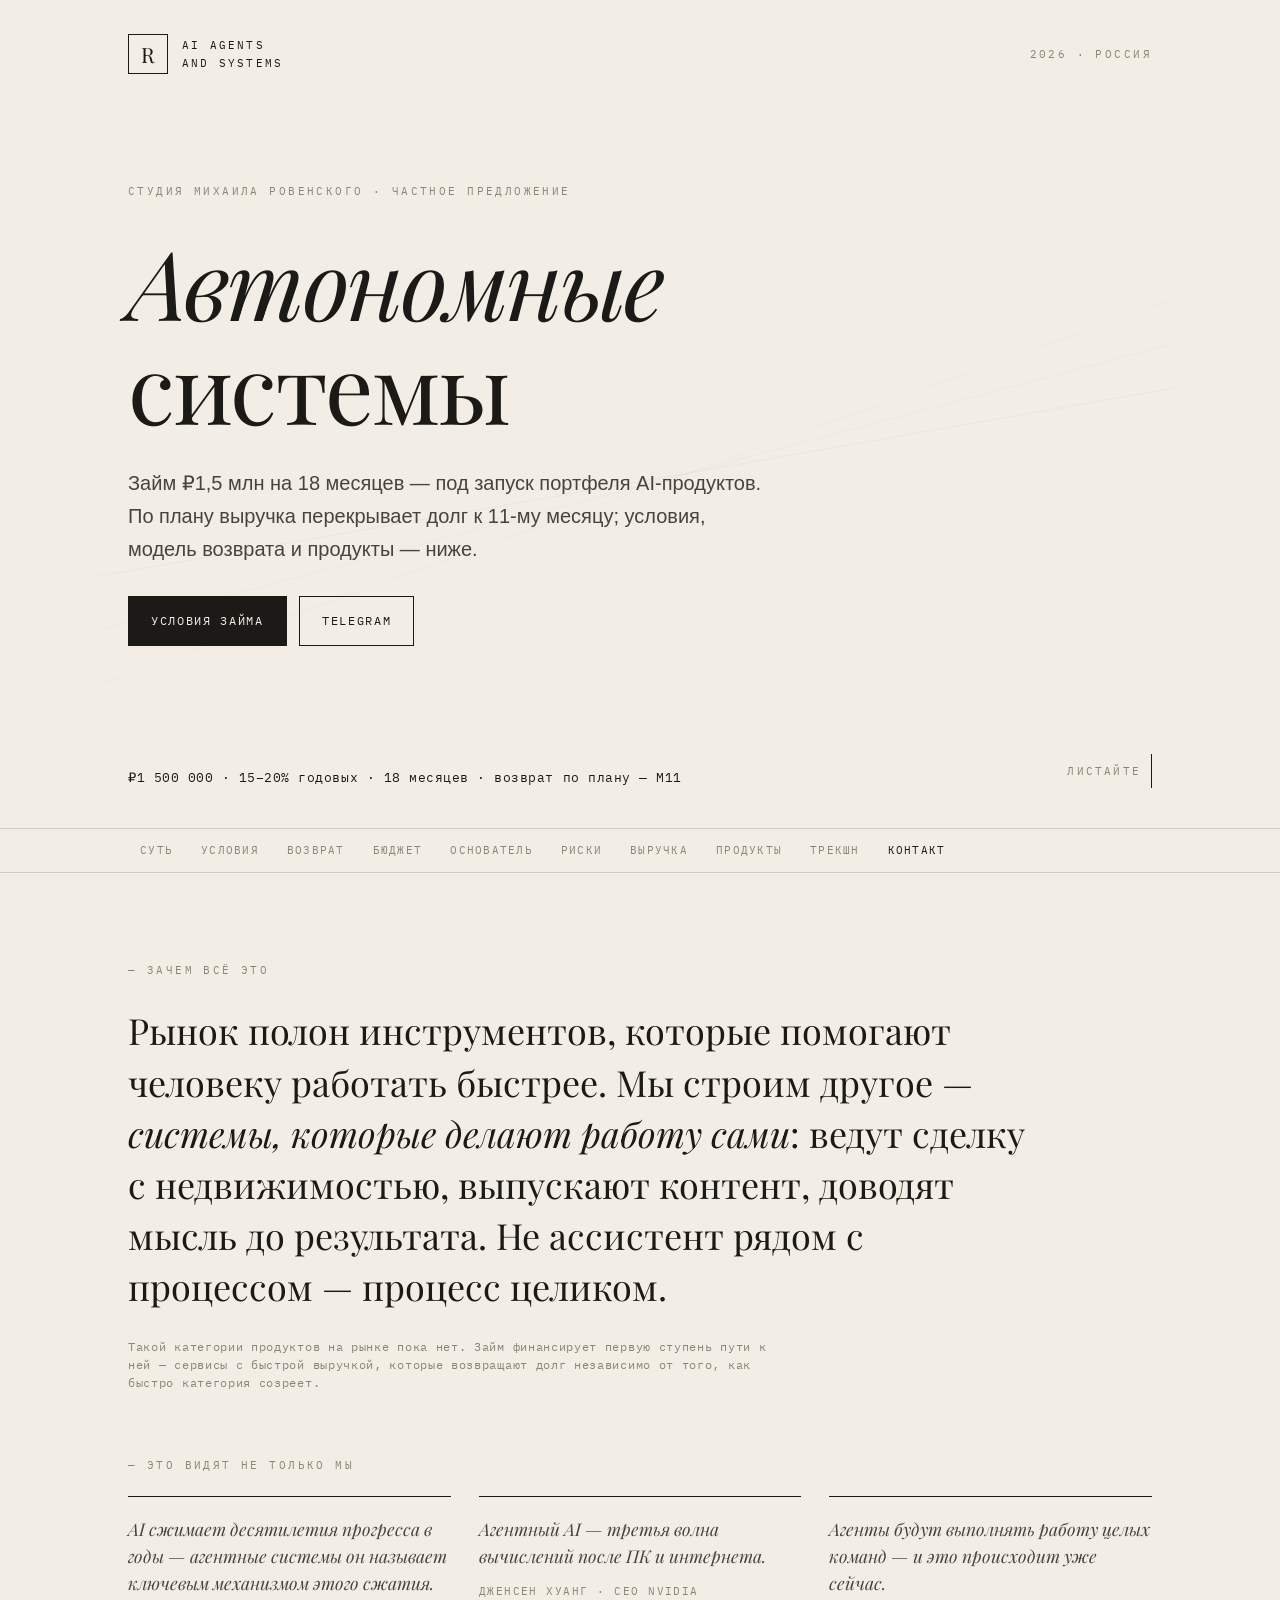
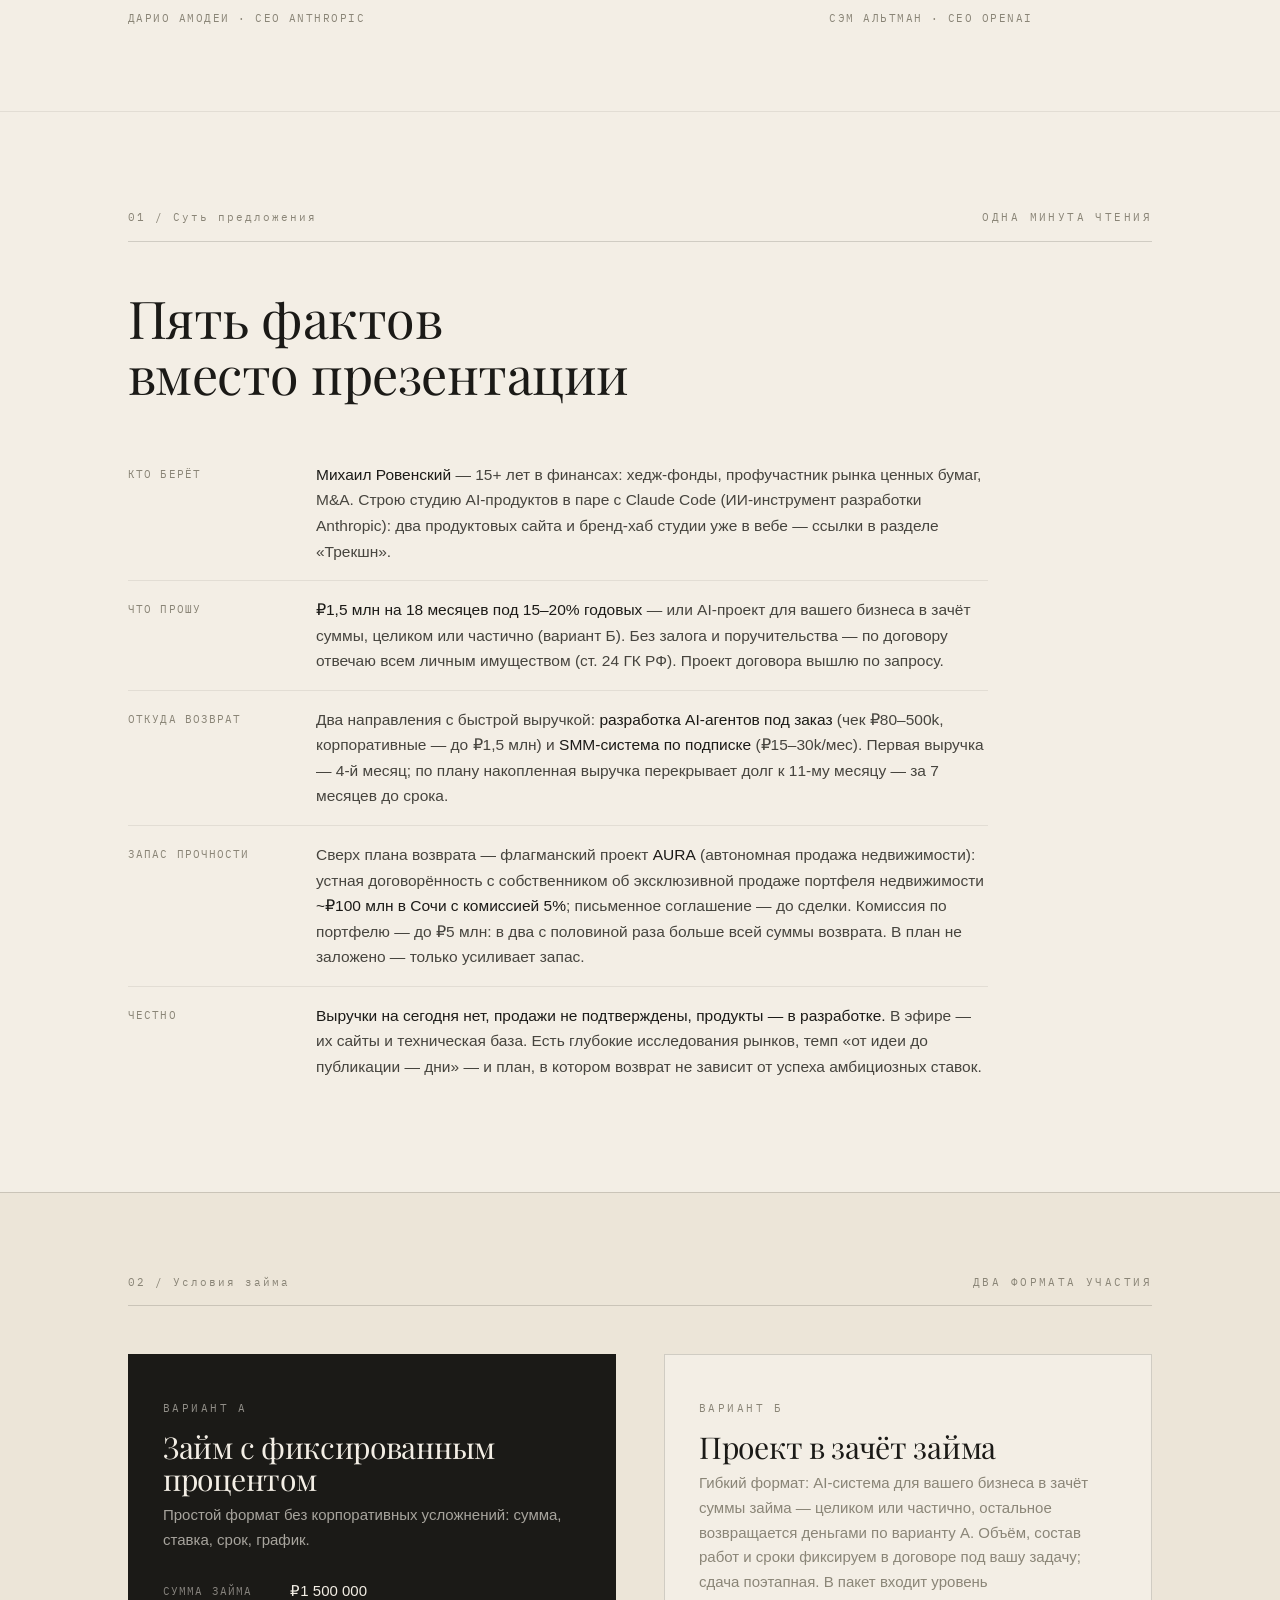
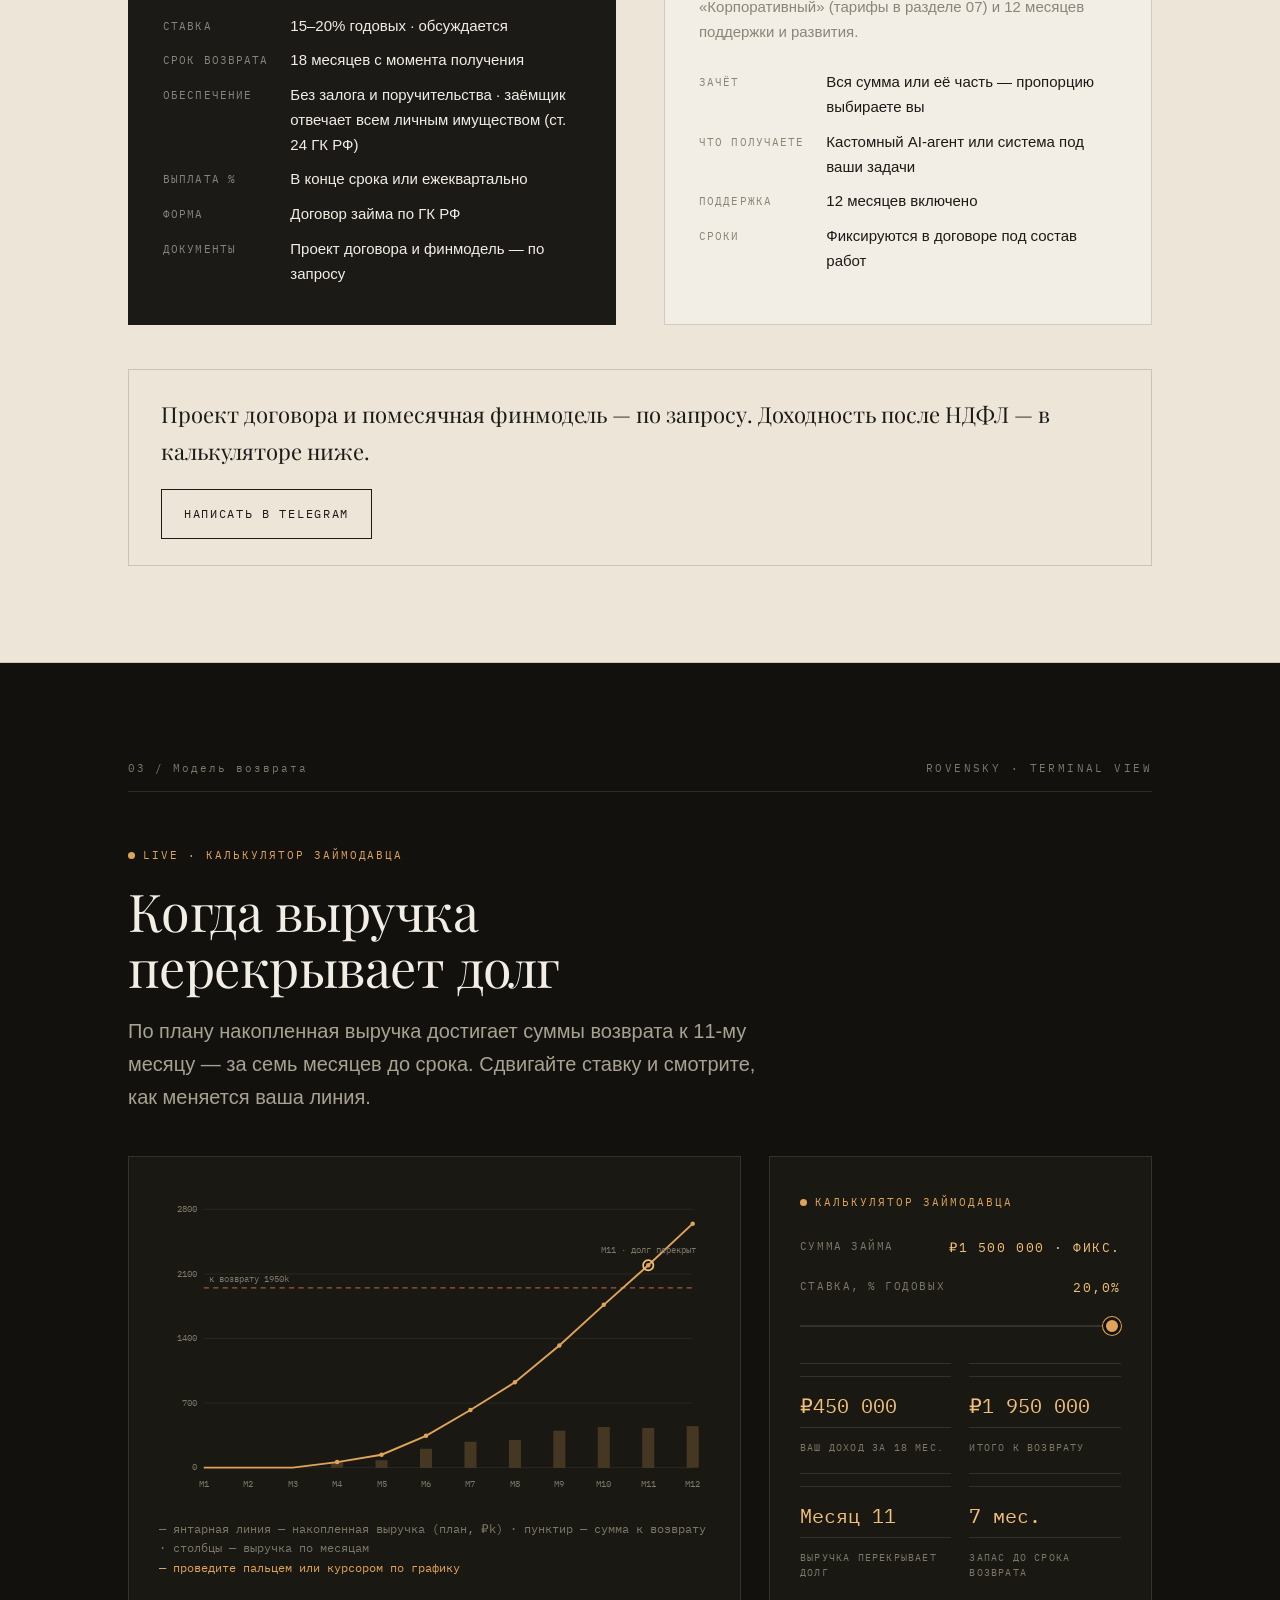
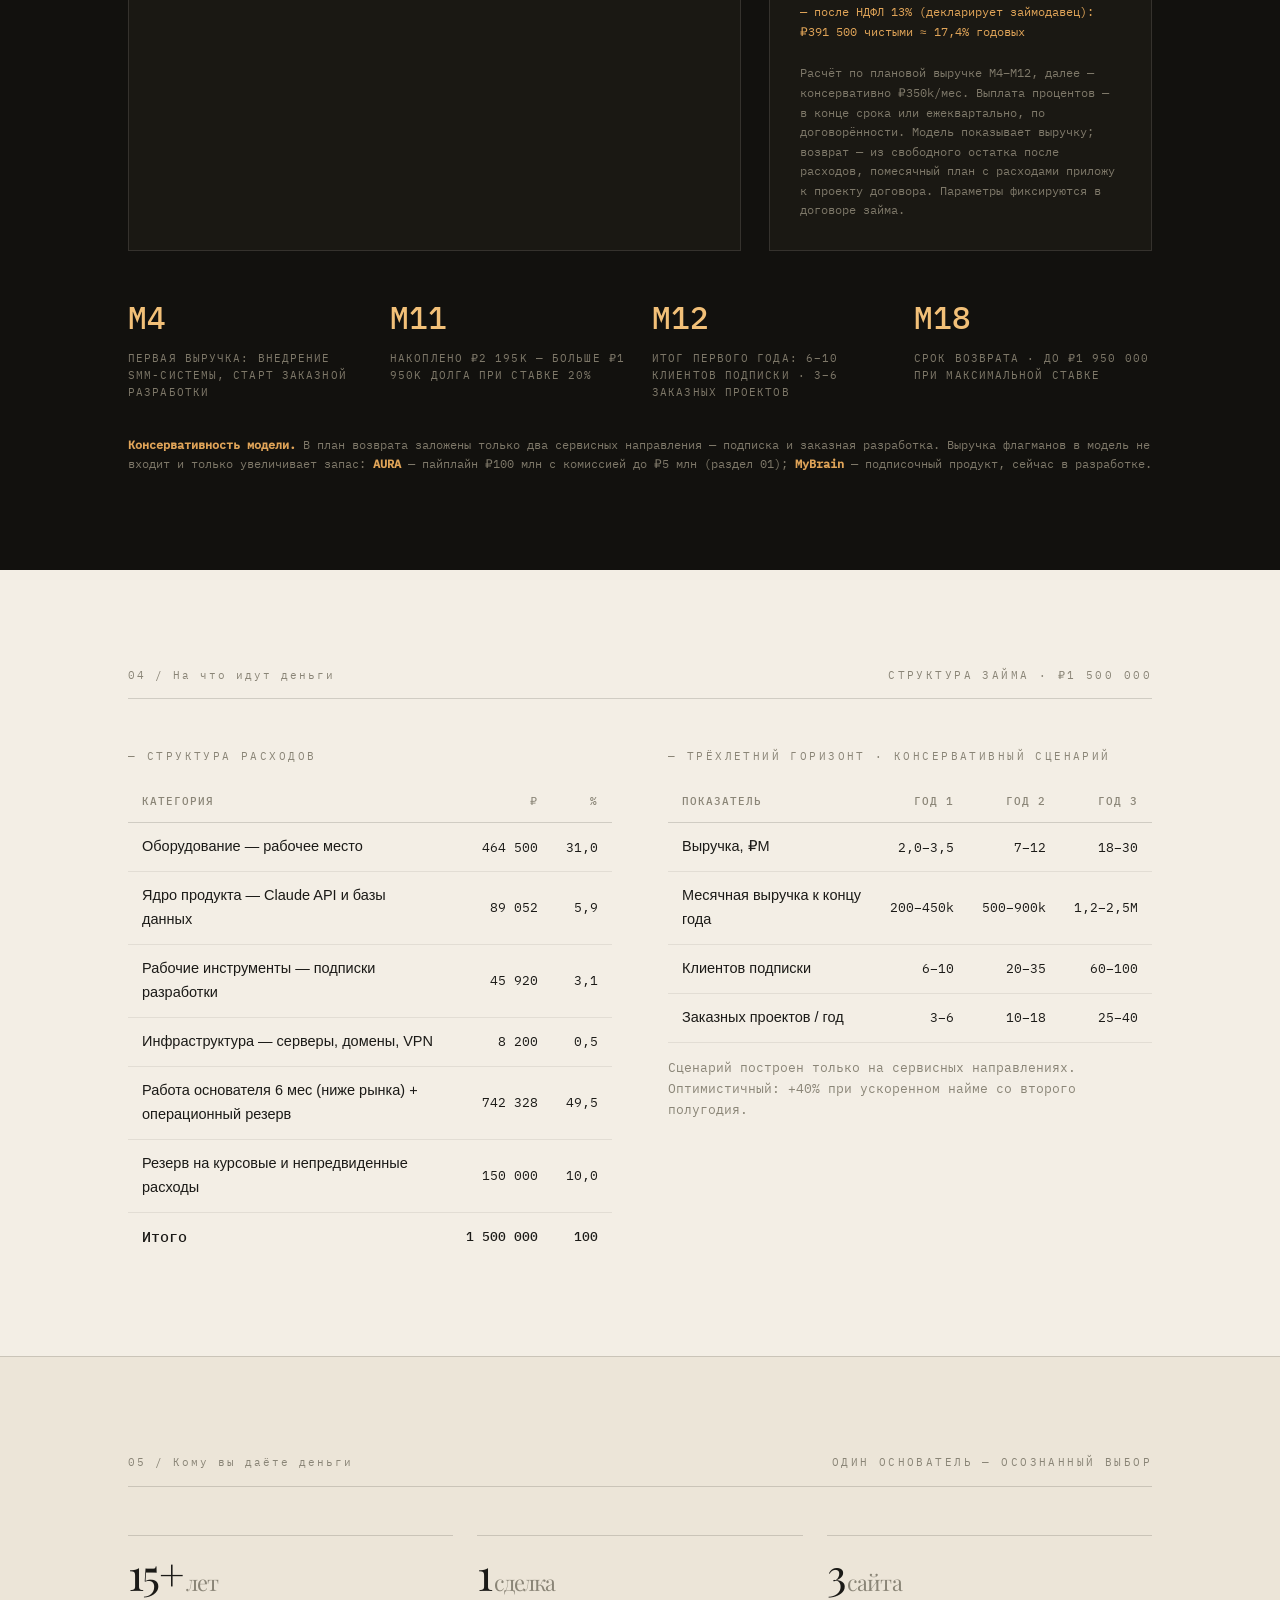
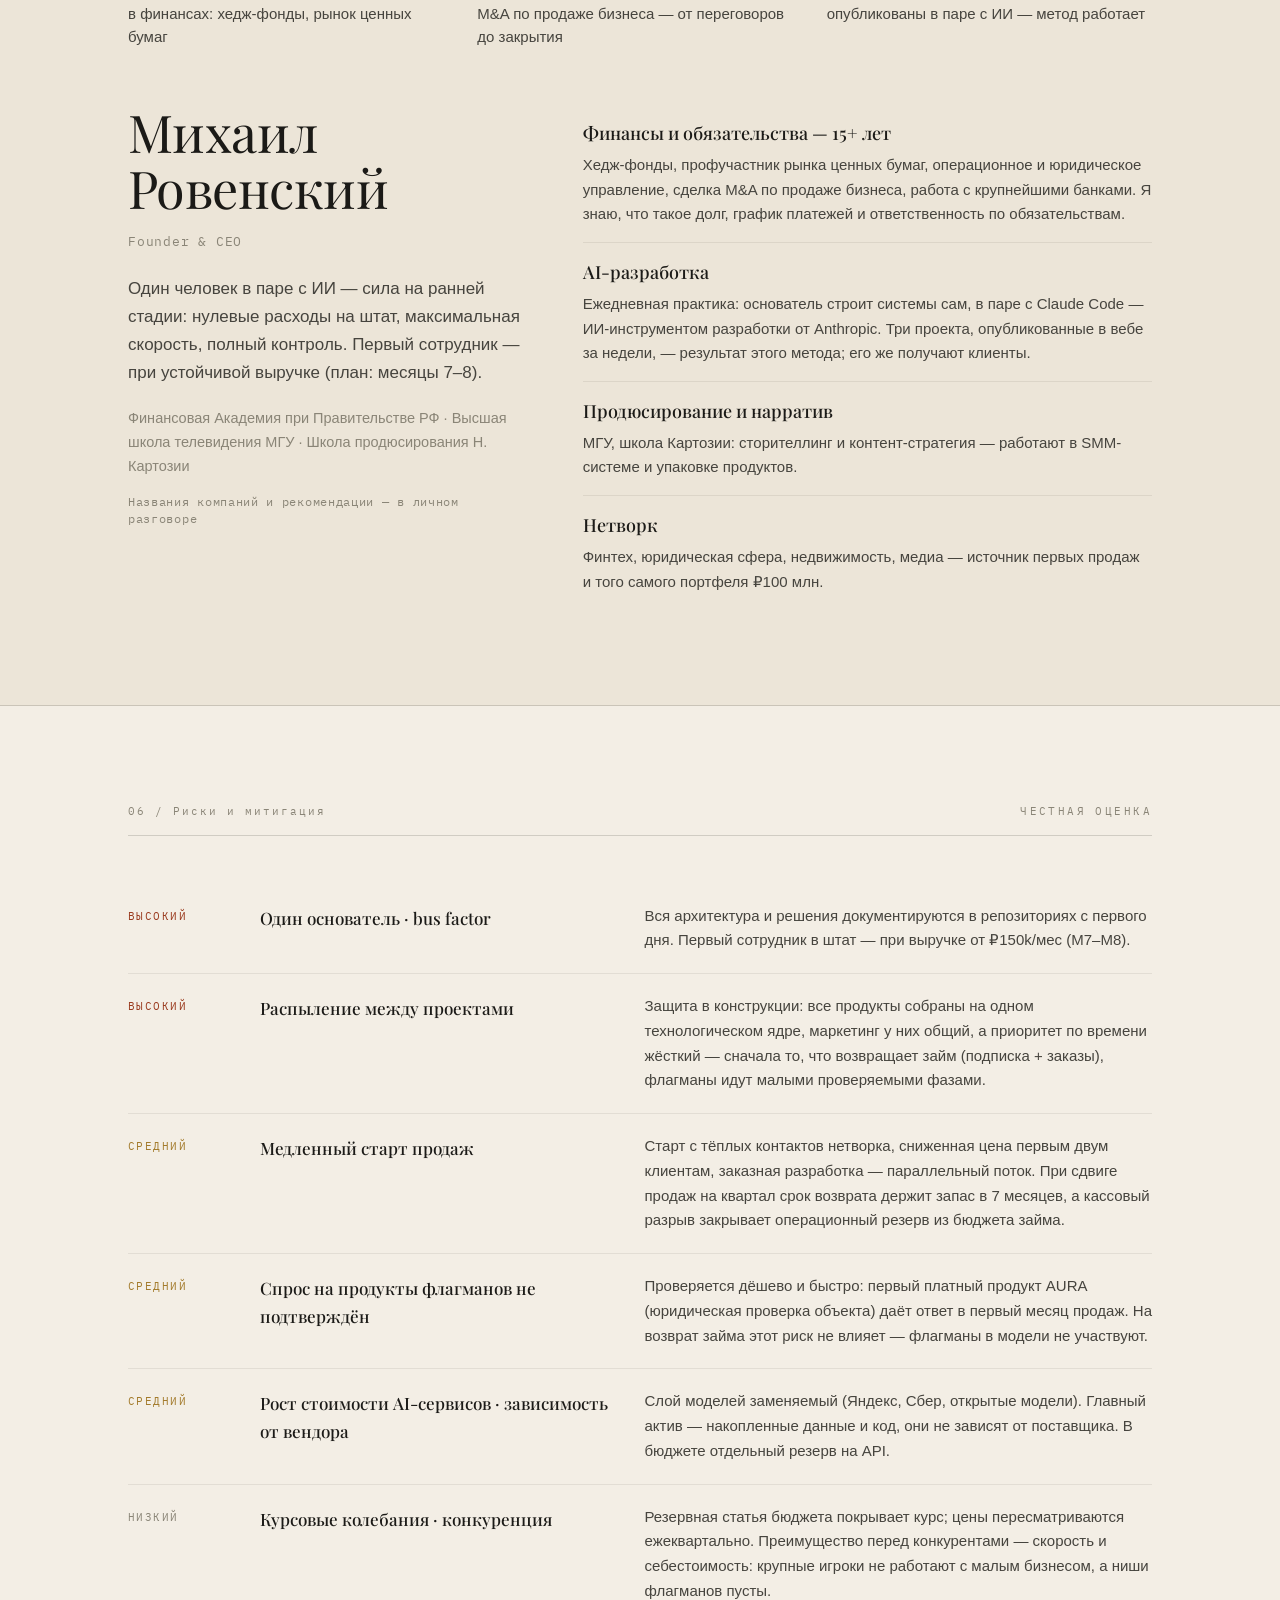
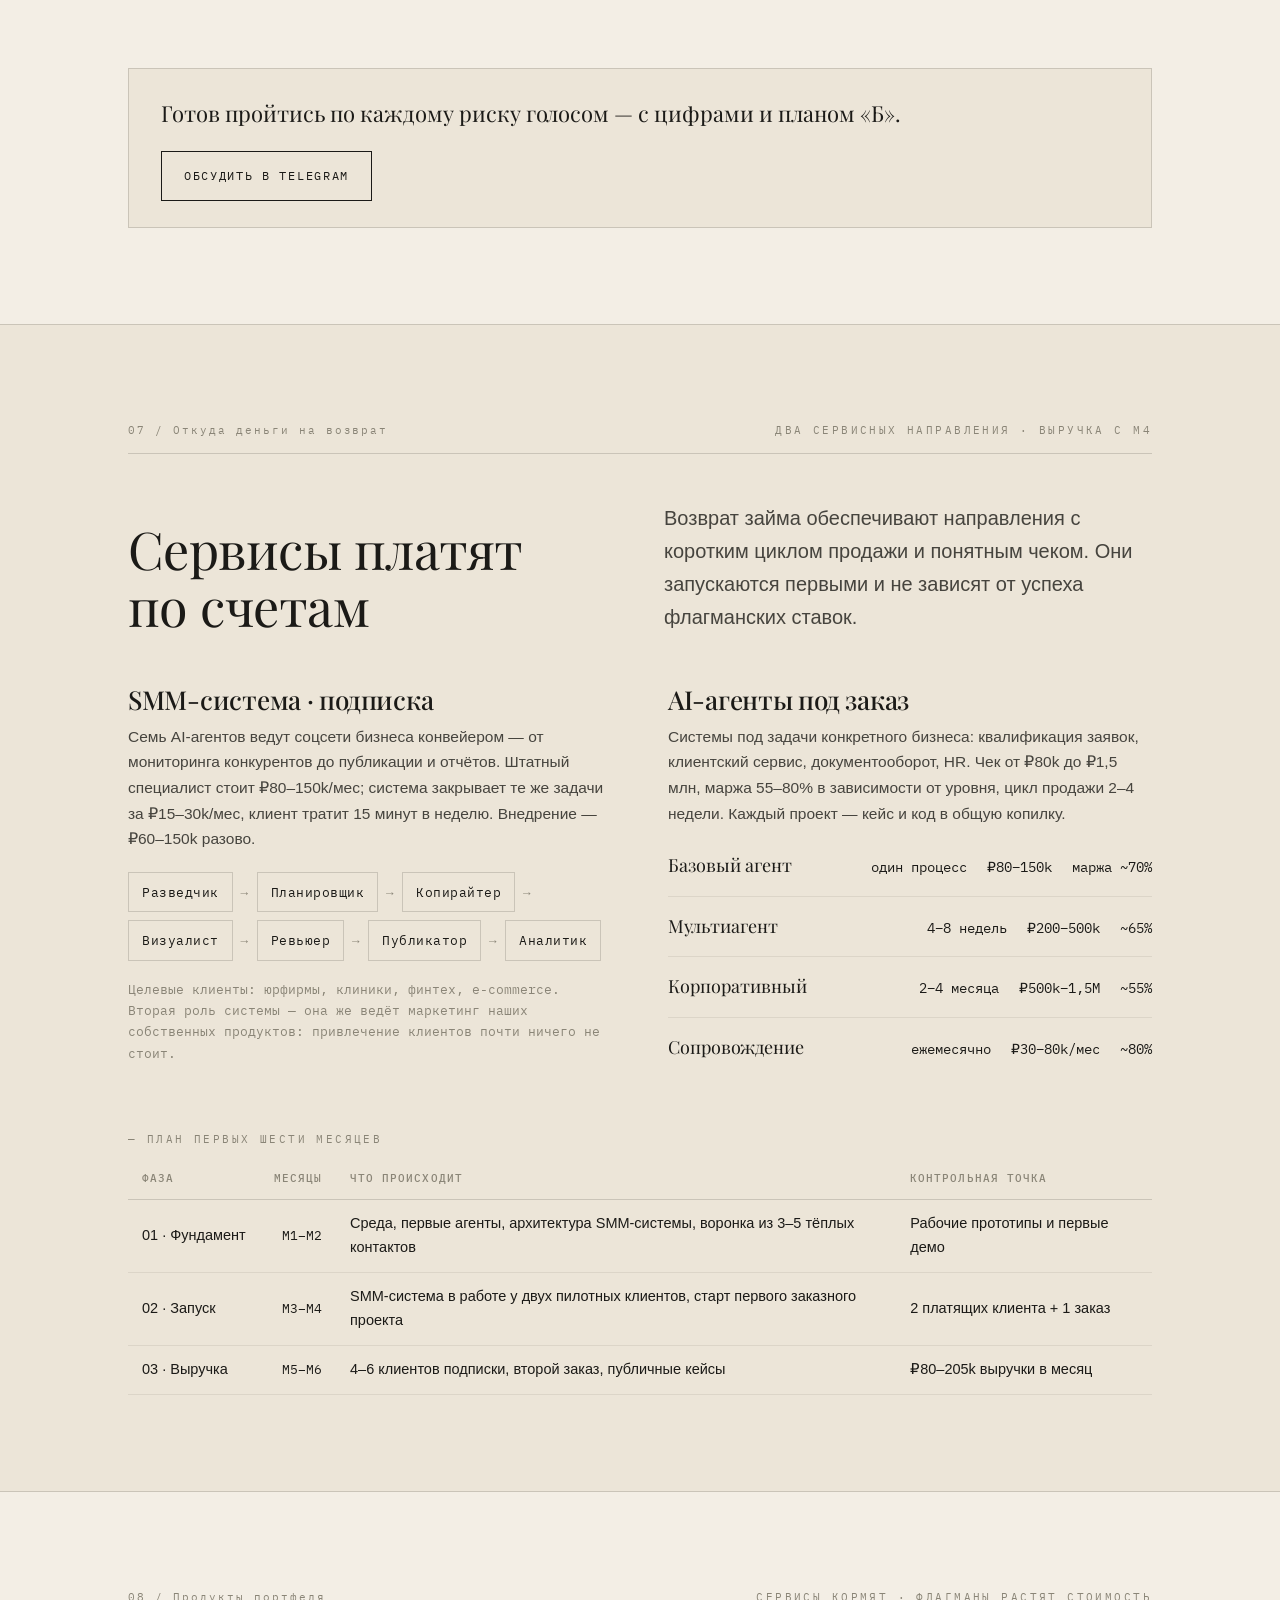
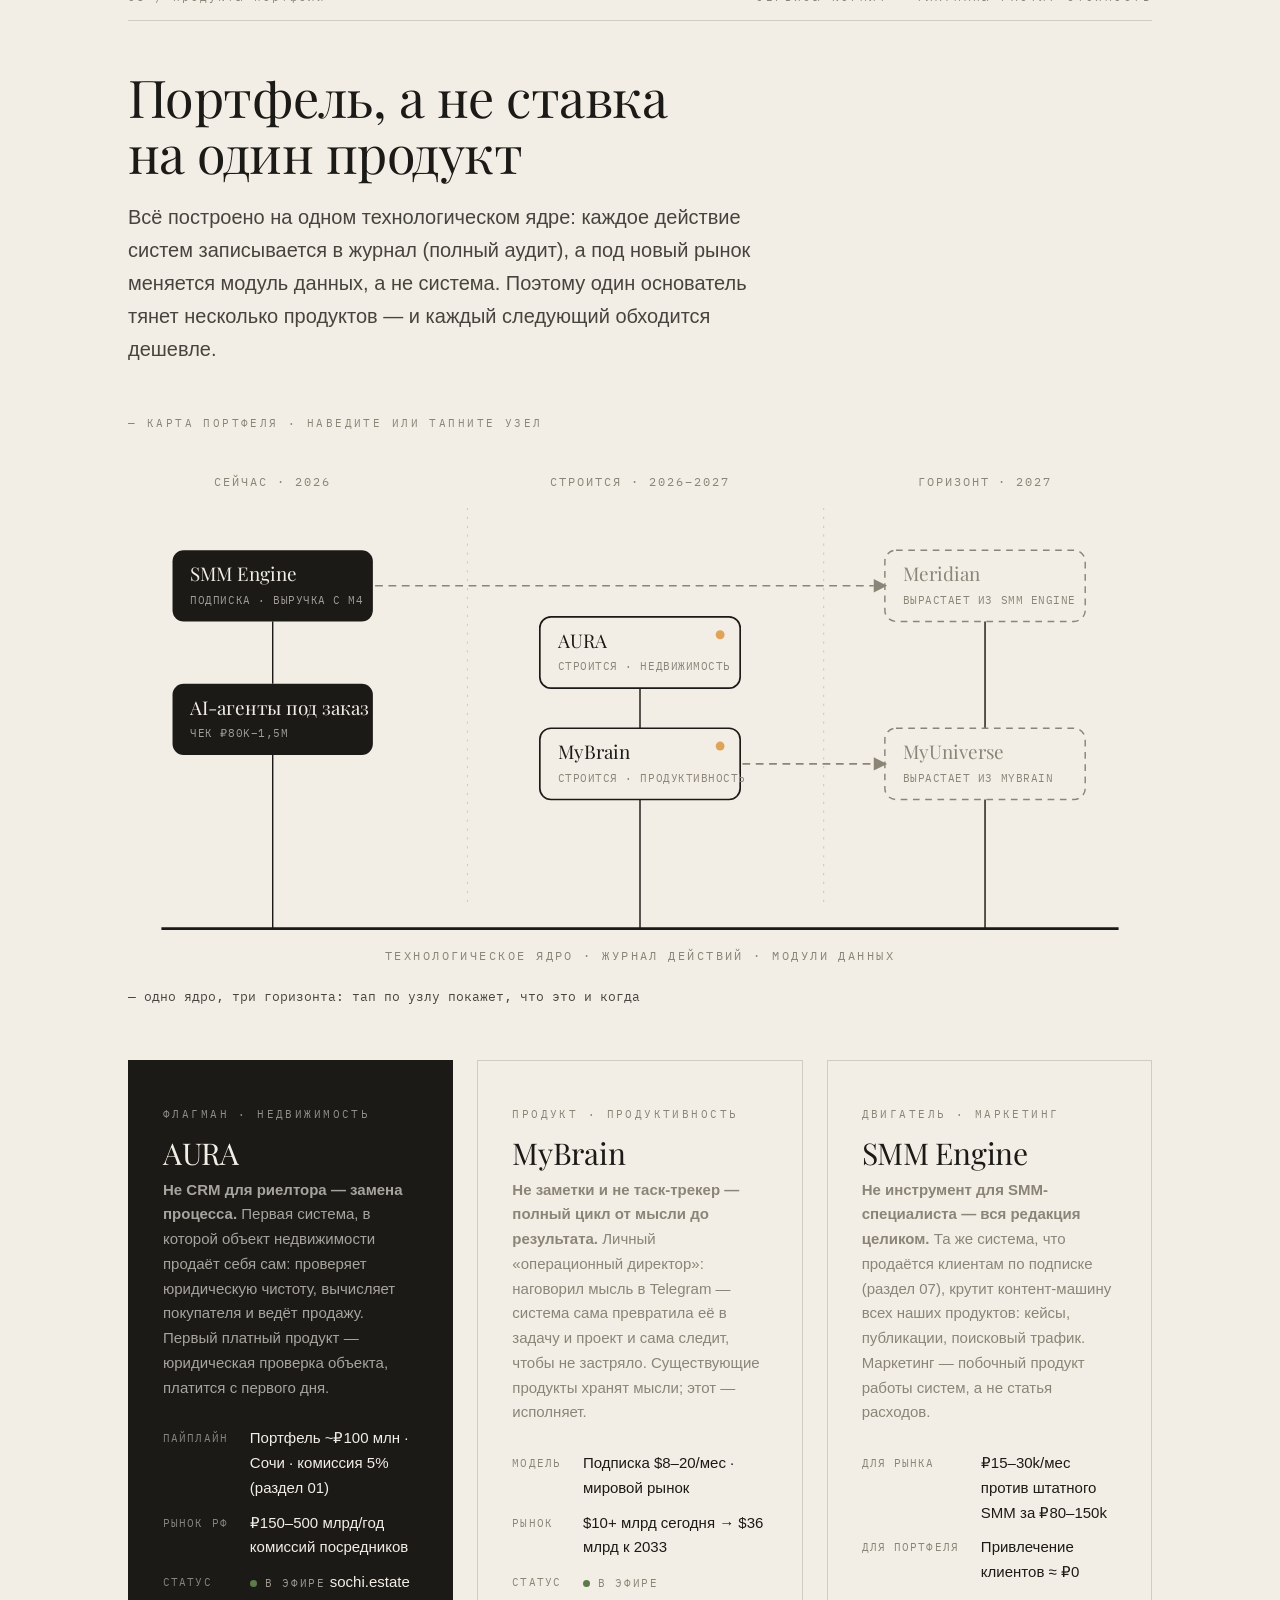
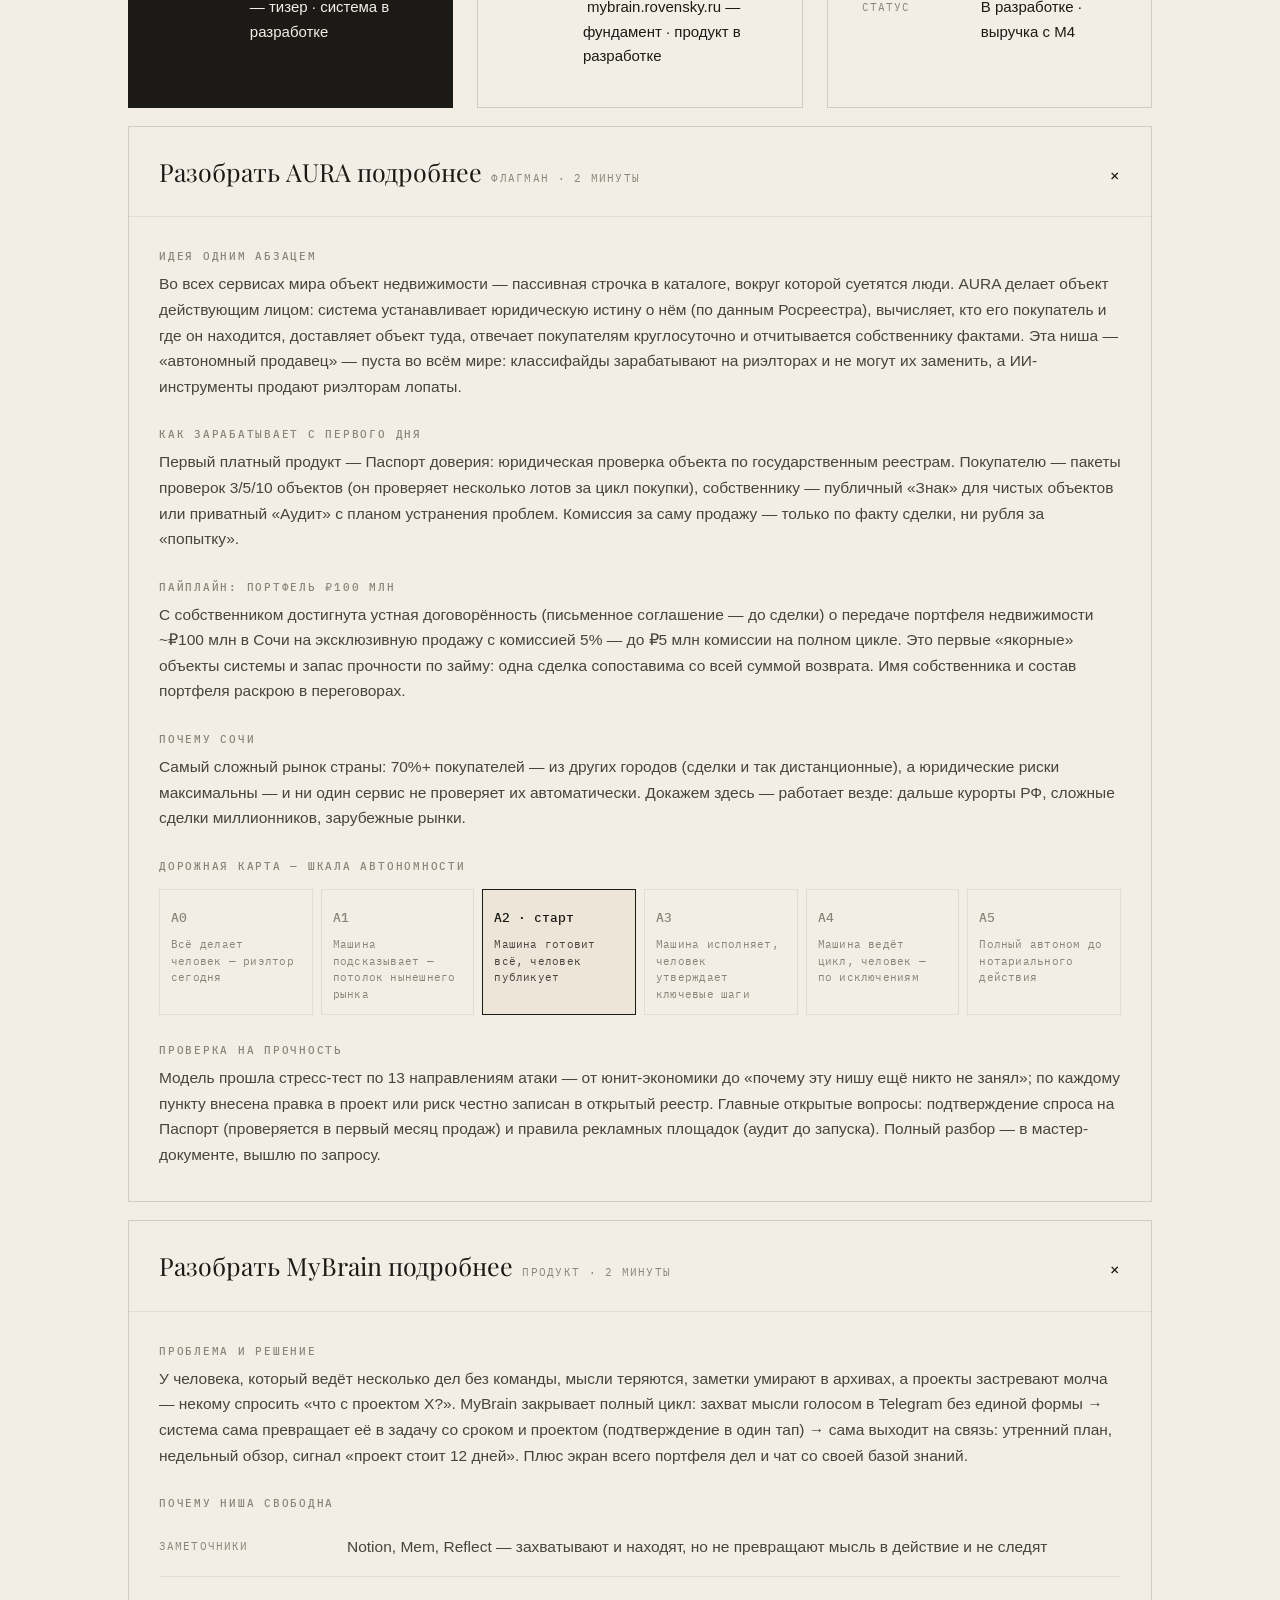
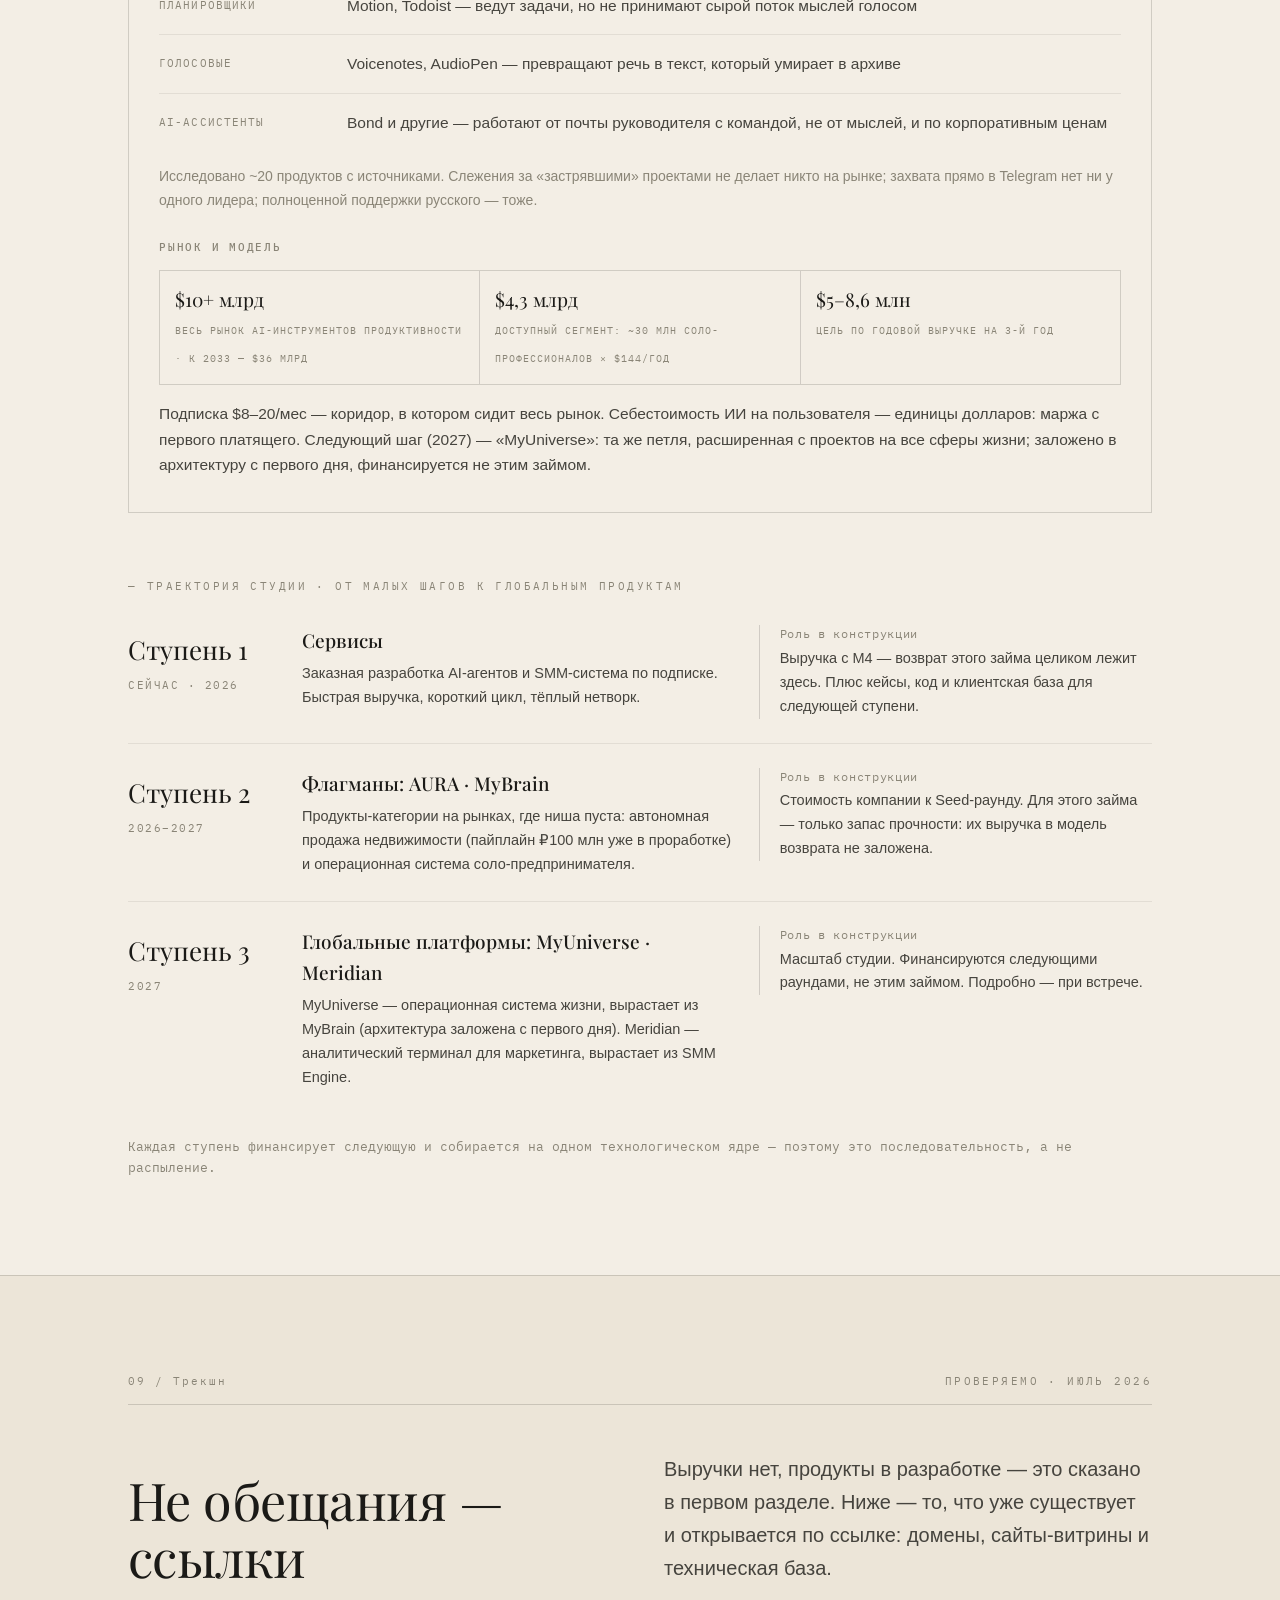
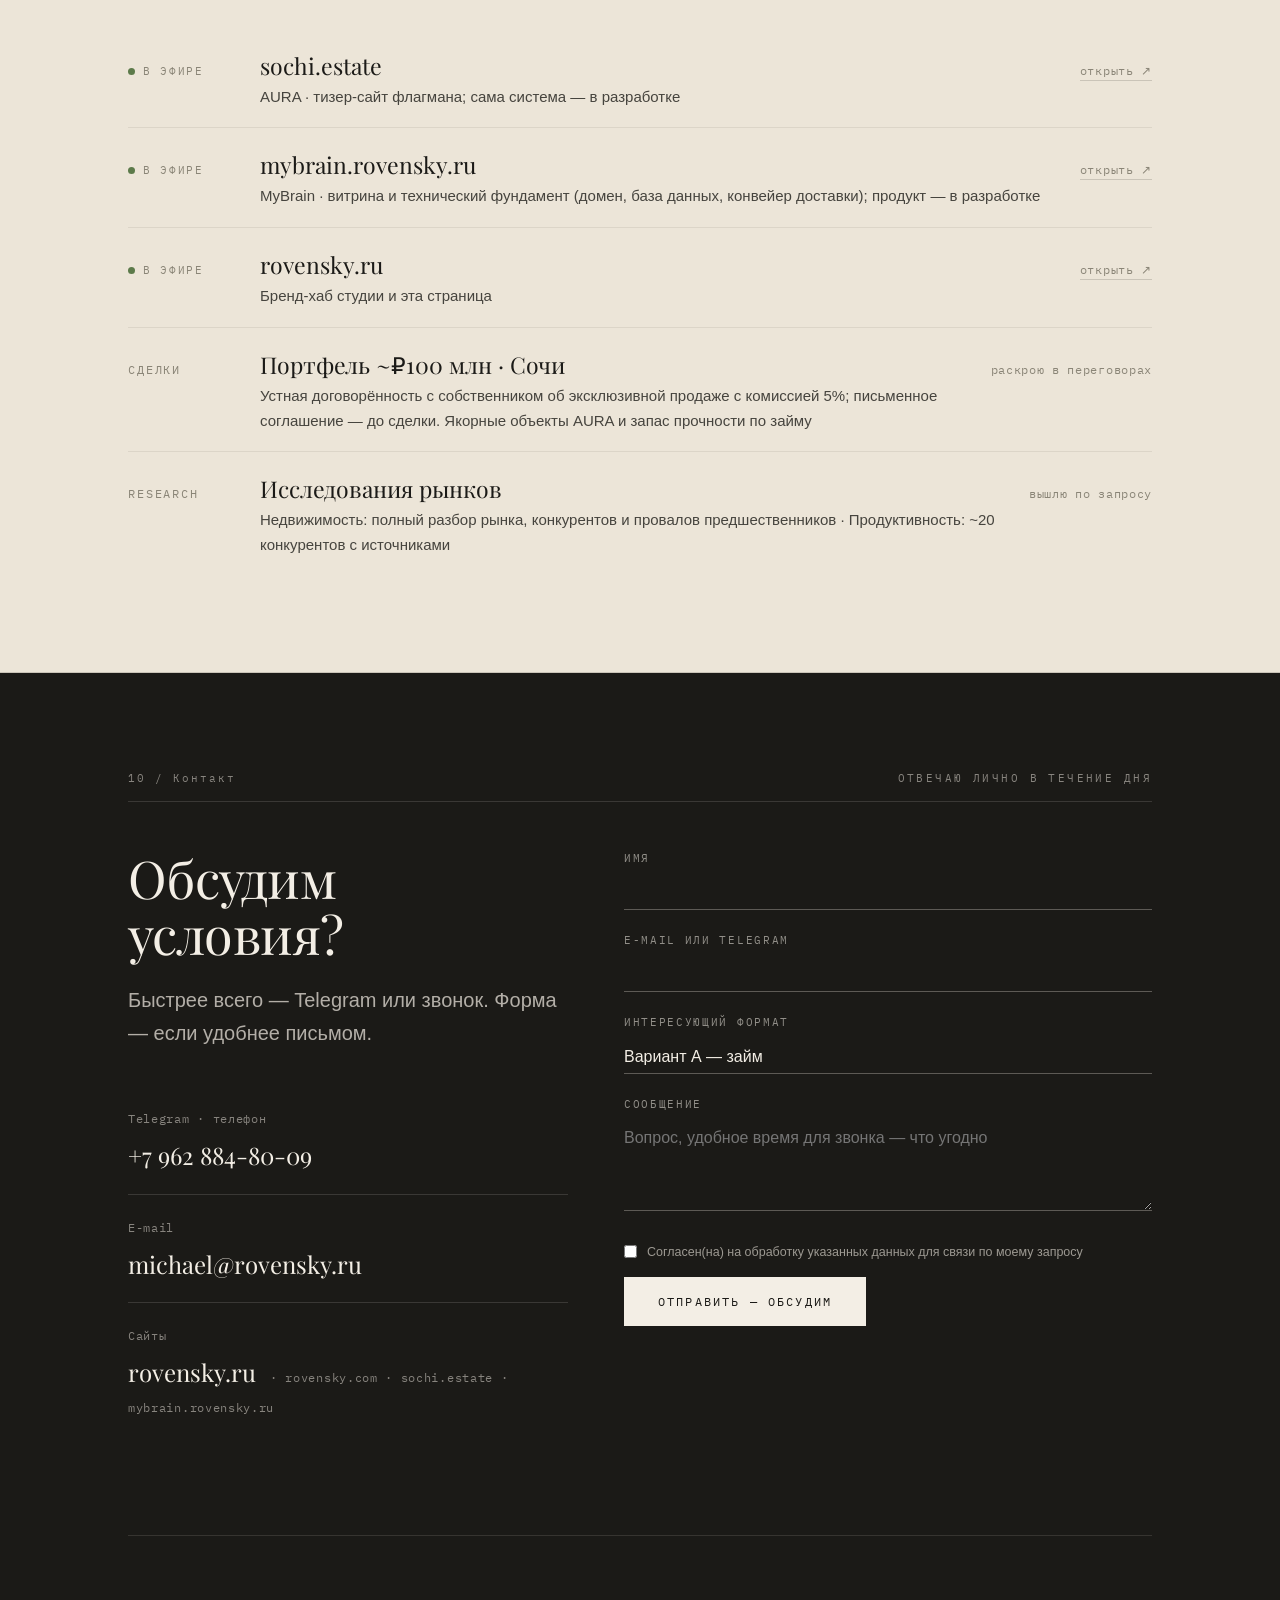
<file: pre-seed/v2/index.html>
<!DOCTYPE html>
<html lang="ru">
<head>
<meta charset="utf-8">
<meta name="robots" content="noindex, nofollow">
<meta http-equiv="refresh" content="0;url=/pre-seed/">
<title>Rovensky · страница переехала</title>
<link rel="icon" href="/favicon.ico?v=3" sizes="48x48">
<script>location.replace("/pre-seed/"+location.search);</script>
</head>
<body style="font-family:ui-monospace,monospace;background:#F3EEE5;color:#1B1A17;display:grid;place-items:center;min-height:100vh;margin:0">
<p>Страница переехала: <a href="/pre-seed/">rovensky.ru/pre-seed/</a></p>
</body>
</html>
</file>
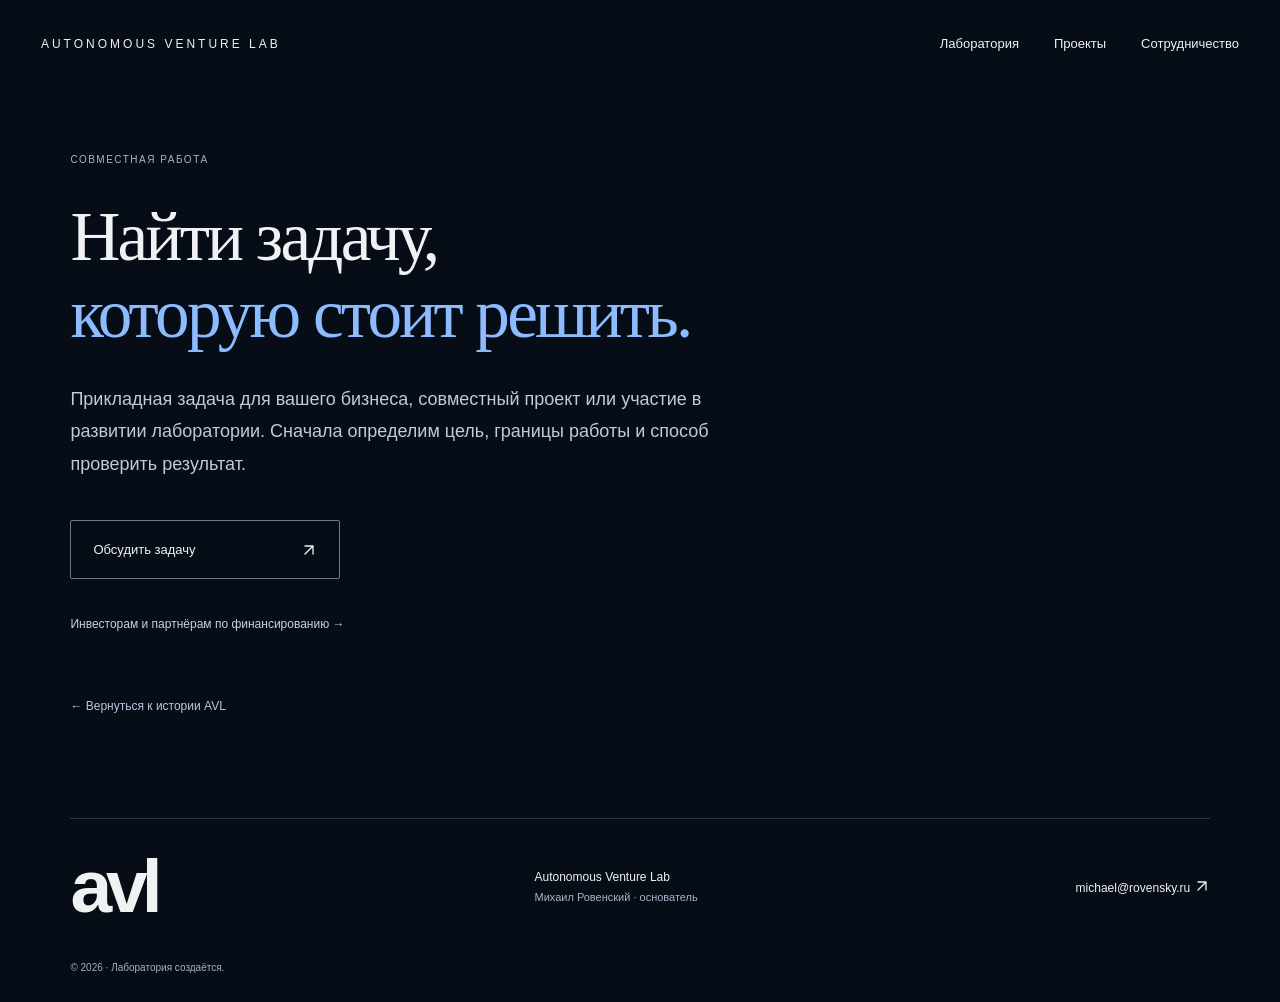
<file: cooperation.html>
<!doctype html><html lang="ru"><head>
<meta charset="utf-8">
<meta name="viewport" content="width=device-width,initial-scale=1">
<meta name="theme-color" content="#060d16">
<title>Совместные проекты — Autonomous Venture Lab</title>
<meta name="description" content="Обсудить с Autonomous Venture Lab задачу бизнеса, проверку идеи или совместный продукт. Цели, границы работы и условия согласовываются индивидуально.">
<meta name="robots" content="index, follow, max-image-preview:large">
<meta name="referrer" content="strict-origin-when-cross-origin">
<link rel="icon" href="/avl-assets/favicon-avl-hero.ico" sizes="16x16 32x32 48x48">
<link rel="icon" href="/avl-assets/favicon-avl-hero-32.png" type="image/png" sizes="32x32">
<link rel="icon" href="/avl-assets/favicon-avl-hero-96.png" type="image/png" sizes="96x96">
<link rel="icon" href="/avl-assets/favicon-avl-hero.svg" type="image/svg+xml" sizes="any">
<link rel="apple-touch-icon" href="/avl-assets/apple-touch-icon-avl-hero.png" sizes="180x180">
<link rel="stylesheet" href="/avl-assets/venture.css">
<script src="/avl-assets/venture.js" defer></script>
<link rel="canonical" href="https://rovensky.ru/cooperation.html">
<meta property="og:type" content="website">
<meta property="og:locale" content="ru_RU">
<meta property="og:site_name" content="Autonomous Venture Lab">
<meta property="og:title" content="Совместные проекты — Autonomous Venture Lab">
<meta property="og:description" content="Обсудить с Autonomous Venture Lab задачу бизнеса, проверку идеи или совместный продукт. Цели, границы работы и условия согласовываются индивидуально.">
<meta property="og:url" content="https://rovensky.ru/cooperation.html">
<meta property="og:image" content="https://rovensky.ru/avl-assets/avl-share.jpg">
<meta property="og:image:width" content="1672">
<meta property="og:image:height" content="941">
<meta property="og:image:alt" content="AVL: исследование мира, создание продуктов и выход на рынок">
<meta name="twitter:card" content="summary_large_image">
<meta name="twitter:title" content="Совместные проекты — Autonomous Venture Lab">
<meta name="twitter:description" content="Обсудить с Autonomous Venture Lab задачу бизнеса, проверку идеи или совместный продукт. Цели, границы работы и условия согласовываются индивидуально.">
<meta name="twitter:image" content="https://rovensky.ru/avl-assets/avl-share.jpg">
<script type="application/ld+json">{"@context":"https://schema.org","@graph":[{"@type":"Organization","@id":"https://rovensky.ru/#organization","name":"Autonomous Venture Lab","alternateName":"AVL","url":"https://rovensky.ru/","description":"Создаваемая цифровая компания для исследования идей, разработки продуктов и выхода на рынок.","founder":{"@type":"Person","name":"Михаил Ровенский"},"email":"michael@rovensky.ru"},{"@type":"WebSite","@id":"https://rovensky.ru/#website","url":"https://rovensky.ru/","name":"Autonomous Venture Lab","inLanguage":"ru","publisher":{"@id":"https://rovensky.ru/#organization"}},{"@type":"WebPage","@id":"https://rovensky.ru/cooperation.html#page","url":"https://rovensky.ru/cooperation.html","name":"Совместные проекты — Autonomous Venture Lab","description":"Обсудить с Autonomous Venture Lab задачу бизнеса, проверку идеи или совместный продукт. Цели, границы работы и условия согласовываются индивидуально.","inLanguage":"ru","isPartOf":{"@id":"https://rovensky.ru/#website"}}]}</script>
</head><body><a class="skip" href="#main">К содержанию</a><header class="mast"><a class="wordmark" href="/" aria-label="Autonomous Venture Lab, главная">AUTONOMOUS VENTURE LAB</a><nav aria-label="Навигация"><a href="/#inside">Лаборатория</a><a href="/#projects">Проекты</a><a href="/#together">Сотрудничество</a></nav></header><main id="main" class="cooperation-main wrap"><div class="section-label">СОВМЕСТНАЯ РАБОТА</div><h1>Найти задачу,<br><em>которую стоит решить.</em></h1><p>Прикладная задача для вашего бизнеса, совместный проект или участие в развитии лаборатории. Сначала определим цель, границы работы и способ проверить результат.</p><div class="contact-actions"><a class="primary-link" href="mailto:michael@rovensky.ru?subject=AVL%20%E2%80%94%20%D1%81%D0%BE%D1%82%D1%80%D1%83%D0%B4%D0%BD%D0%B8%D1%87%D0%B5%D1%81%D1%82%D0%B2%D0%BE">Обсудить задачу <svg class="icon-arrow" width="16" height="16" viewBox="0 0 16 16" fill="none" aria-hidden="true" focusable="false"><path d="M4 12 12 4M4 4h8v8" stroke="currentColor" stroke-width="1.3" stroke-linecap="round" stroke-linejoin="round"/></svg></a><a class="text-link" href="/investors.html">Инвесторам и партнёрам по финансированию →</a><a class="back-link" href="/">← Вернуться к истории AVL</a></div></main><footer class="wrap"><div class="footer-top"><a class="footer-logo" href="/">avl</a><p>Autonomous Venture Lab<br><span>Михаил Ровенский · основатель</span></p><a href="mailto:michael@rovensky.ru">michael@rovensky.ru <svg class="icon-arrow" width="16" height="16" viewBox="0 0 16 16" fill="none" aria-hidden="true" focusable="false"><path d="M4 12 12 4M4 4h8v8" stroke="currentColor" stroke-width="1.3" stroke-linecap="round" stroke-linejoin="round"/></svg></a></div><div class="footer-bottom"><span>© 2026 · Лаборатория создаётся.</span></div></footer></body></html>
</file>
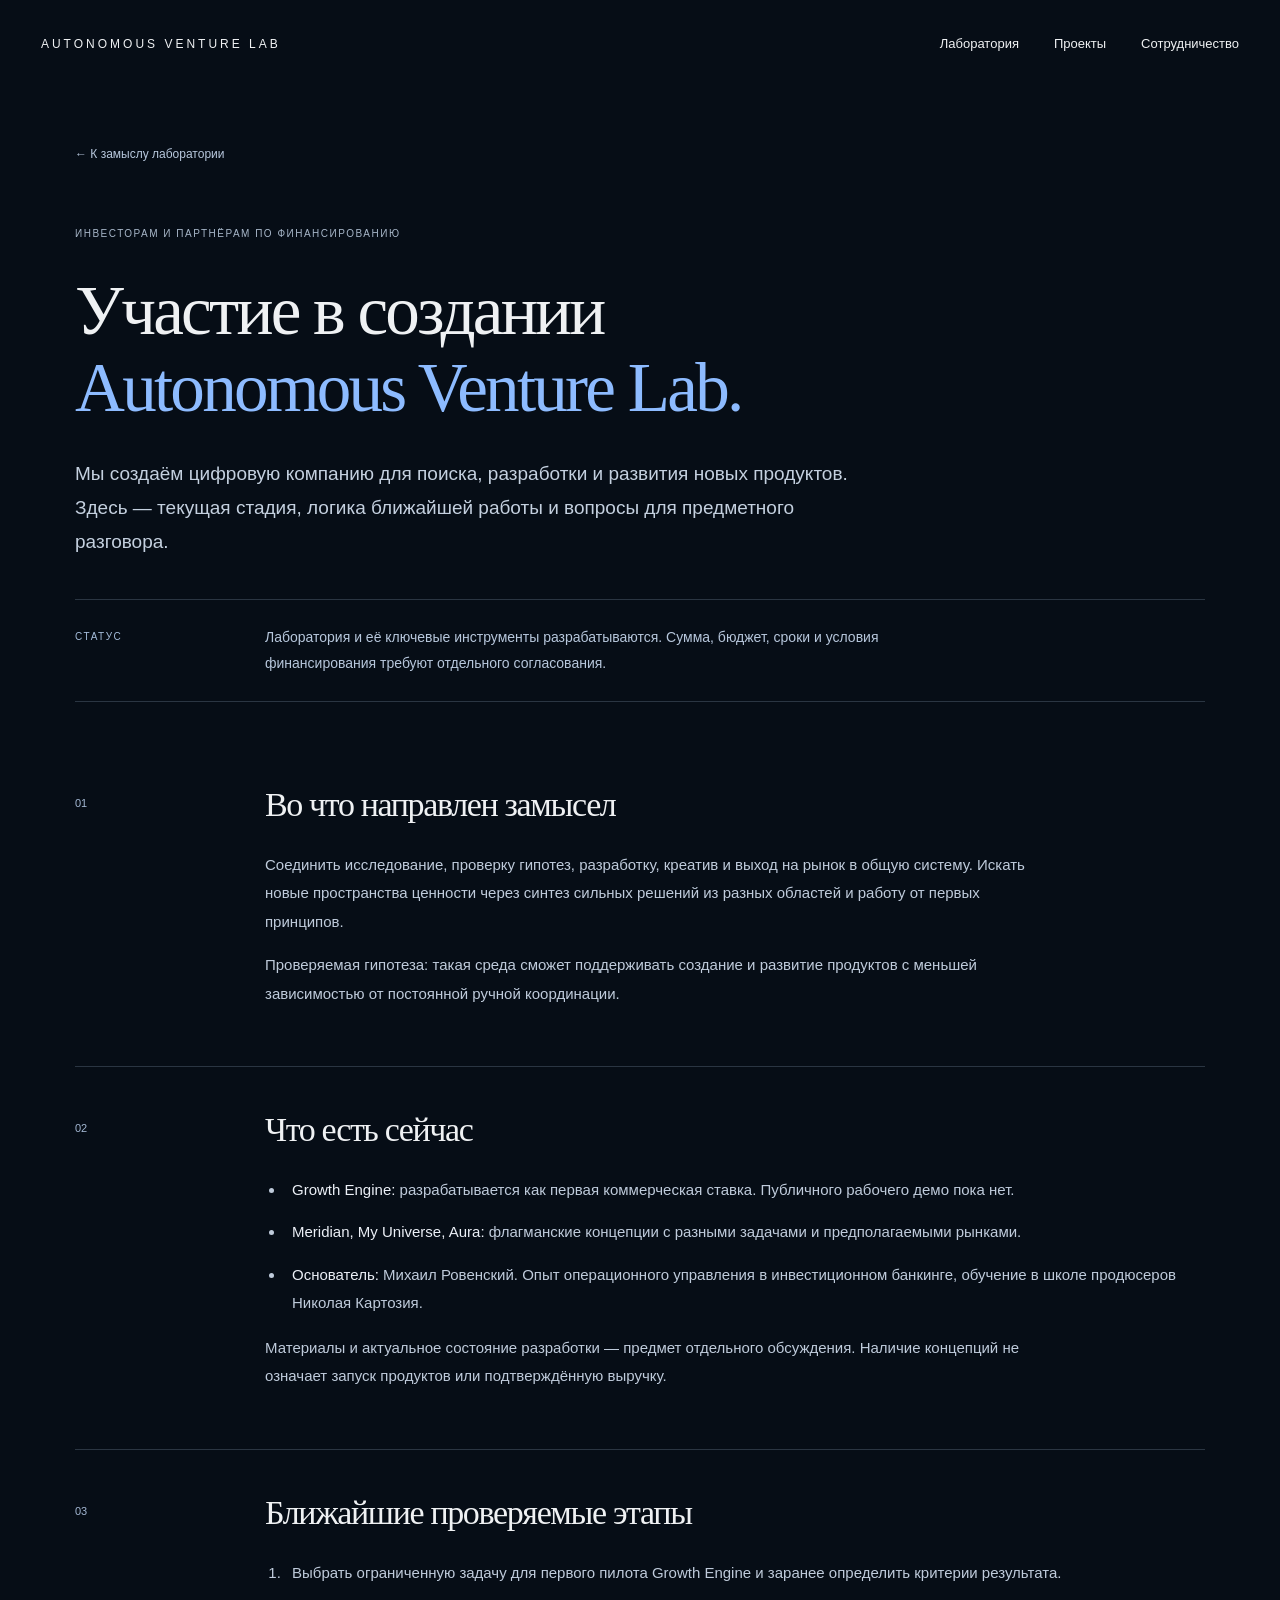
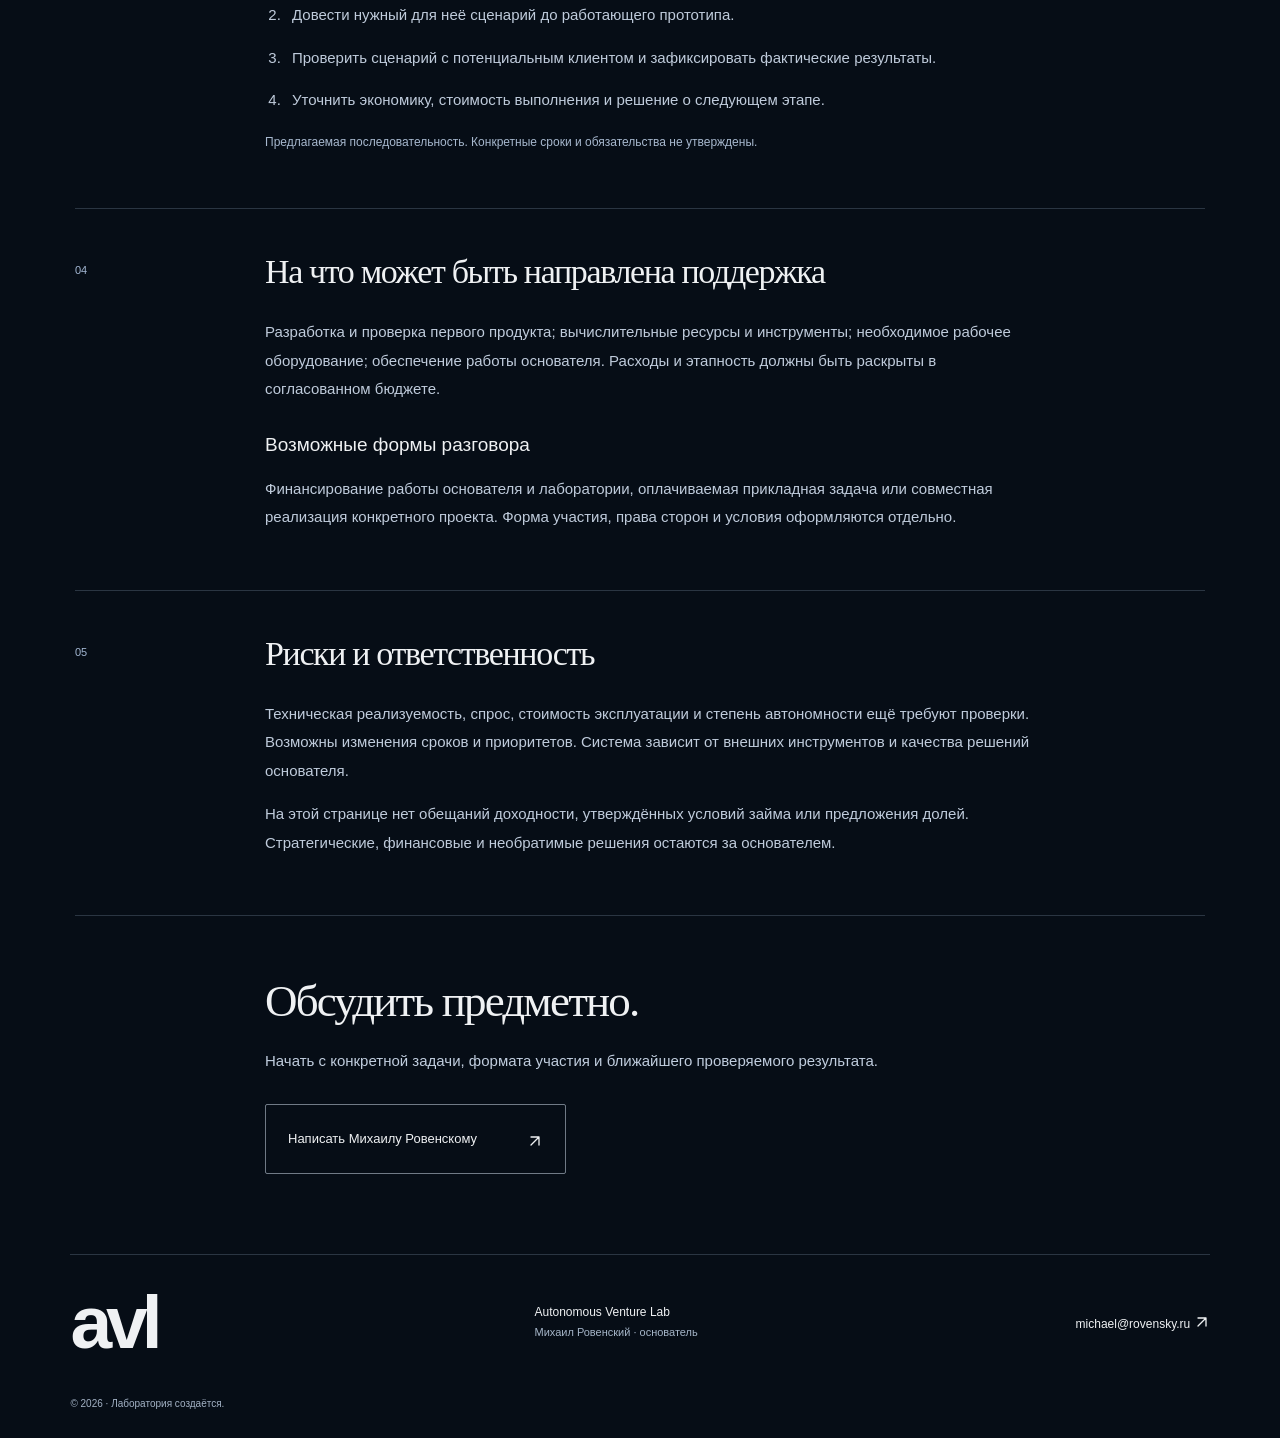
<file: investors.html>
<!doctype html><html lang="ru"><head>
<meta charset="utf-8">
<meta name="viewport" content="width=device-width,initial-scale=1">
<meta name="theme-color" content="#060d16">
<title>Инвесторам и партнёрам — Autonomous Venture Lab</title>
<meta name="description" content="Текущая стадия Autonomous Venture Lab, ближайшие этапы разработки, возможные формы участия и риски. Обсуждение финансирования с основателем Михаилом Ровенским.">
<meta name="robots" content="index, follow, max-image-preview:large">
<meta name="referrer" content="strict-origin-when-cross-origin">
<link rel="icon" href="/avl-assets/favicon-avl-hero.ico" sizes="16x16 32x32 48x48">
<link rel="icon" href="/avl-assets/favicon-avl-hero-32.png" type="image/png" sizes="32x32">
<link rel="icon" href="/avl-assets/favicon-avl-hero-96.png" type="image/png" sizes="96x96">
<link rel="icon" href="/avl-assets/favicon-avl-hero.svg" type="image/svg+xml" sizes="any">
<link rel="apple-touch-icon" href="/avl-assets/apple-touch-icon-avl-hero.png" sizes="180x180">
<link rel="stylesheet" href="/avl-assets/venture.css">
<script src="/avl-assets/venture.js" defer></script>
<link rel="canonical" href="https://rovensky.ru/investors.html">
<meta property="og:type" content="website">
<meta property="og:locale" content="ru_RU">
<meta property="og:site_name" content="Autonomous Venture Lab">
<meta property="og:title" content="Инвесторам и партнёрам — Autonomous Venture Lab">
<meta property="og:description" content="Текущая стадия Autonomous Venture Lab, ближайшие этапы разработки, возможные формы участия и риски. Обсуждение финансирования с основателем Михаилом Ровенским.">
<meta property="og:url" content="https://rovensky.ru/investors.html">
<meta property="og:image" content="https://rovensky.ru/avl-assets/avl-share.jpg">
<meta property="og:image:width" content="1672">
<meta property="og:image:height" content="941">
<meta property="og:image:alt" content="AVL: исследование мира, создание продуктов и выход на рынок">
<meta name="twitter:card" content="summary_large_image">
<meta name="twitter:title" content="Инвесторам и партнёрам — Autonomous Venture Lab">
<meta name="twitter:description" content="Текущая стадия Autonomous Venture Lab, ближайшие этапы разработки, возможные формы участия и риски. Обсуждение финансирования с основателем Михаилом Ровенским.">
<meta name="twitter:image" content="https://rovensky.ru/avl-assets/avl-share.jpg">
<script type="application/ld+json">{"@context":"https://schema.org","@graph":[{"@type":"Organization","@id":"https://rovensky.ru/#organization","name":"Autonomous Venture Lab","alternateName":"AVL","url":"https://rovensky.ru/","description":"Создаваемая цифровая компания для исследования идей, разработки продуктов и выхода на рынок.","founder":{"@type":"Person","name":"Михаил Ровенский"},"email":"michael@rovensky.ru"},{"@type":"WebSite","@id":"https://rovensky.ru/#website","url":"https://rovensky.ru/","name":"Autonomous Venture Lab","inLanguage":"ru","publisher":{"@id":"https://rovensky.ru/#organization"}},{"@type":"WebPage","@id":"https://rovensky.ru/investors.html#page","url":"https://rovensky.ru/investors.html","name":"Инвесторам и партнёрам — Autonomous Venture Lab","description":"Текущая стадия Autonomous Venture Lab, ближайшие этапы разработки, возможные формы участия и риски. Обсуждение финансирования с основателем Михаилом Ровенским.","inLanguage":"ru","isPartOf":{"@id":"https://rovensky.ru/#website"}}]}</script>
</head><body class="investor-page"><a class="skip" href="#main">К содержанию</a><header class="mast"><a class="wordmark" href="/" aria-label="Autonomous Venture Lab, главная">AUTONOMOUS VENTURE LAB</a><nav aria-label="Навигация"><a href="/#inside">Лаборатория</a><a href="/#projects">Проекты</a><a href="/#together">Сотрудничество</a></nav></header><main id="main" class="investor-main wrap"><a class="back-link" href="/">← К замыслу лаборатории</a><div class="section-label">ИНВЕСТОРАМ И ПАРТНЁРАМ ПО ФИНАНСИРОВАНИЮ</div><h1>Участие в создании<br><em>Autonomous Venture Lab.</em></h1><p class="investor-lead">Мы создаём цифровую компанию для поиска, разработки и развития новых продуктов. Здесь — текущая стадия, логика ближайшей работы и вопросы для предметного разговора.</p><div class="investor-aside"><span>СТАТУС</span><p>Лаборатория и её ключевые инструменты разрабатываются. Сумма, бюджет, сроки и условия финансирования требуют отдельного согласования.</p></div><section class="investor-section"><span>01</span><div><h2>Во что направлен замысел</h2><p>Соединить исследование, проверку гипотез, разработку, креатив и выход на рынок в общую систему. Искать новые пространства ценности через синтез сильных решений из разных областей и работу от первых принципов.</p><p>Проверяемая гипотеза: такая среда сможет поддерживать создание и развитие продуктов с меньшей зависимостью от постоянной ручной координации.</p></div></section><section class="investor-section"><span>02</span><div><h2>Что есть сейчас</h2><ul><li><strong>Growth Engine:</strong> разрабатывается как первая коммерческая ставка. Публичного рабочего демо пока нет.</li><li><strong>Meridian, My Universe, Aura:</strong> флагманские концепции с разными задачами и предполагаемыми рынками.</li><li><strong>Основатель:</strong> Михаил Ровенский. Опыт операционного управления в инвестиционном банкинге, обучение в школе продюсеров Николая Картозия.</li></ul><p>Материалы и актуальное состояние разработки — предмет отдельного обсуждения. Наличие концепций не означает запуск продуктов или подтверждённую выручку.</p></div></section><section class="investor-section"><span>03</span><div><h2>Ближайшие проверяемые этапы</h2><ol><li>Выбрать ограниченную задачу для первого пилота Growth Engine и заранее определить критерии результата.</li><li>Довести нужный для неё сценарий до работающего прототипа.</li><li>Проверить сценарий с потенциальным клиентом и зафиксировать фактические результаты.</li><li>Уточнить экономику, стоимость выполнения и решение о следующем этапе.</li></ol><p class="small-note">Предлагаемая последовательность. Конкретные сроки и обязательства не утверждены.</p></div></section><section class="investor-section"><span>04</span><div><h2>На что может быть направлена поддержка</h2><p>Разработка и проверка первого продукта; вычислительные ресурсы и инструменты; необходимое рабочее оборудование; обеспечение работы основателя. Расходы и этапность должны быть раскрыты в согласованном бюджете.</p><h3>Возможные формы разговора</h3><p>Финансирование работы основателя и лаборатории, оплачиваемая прикладная задача или совместная реализация конкретного проекта. Форма участия, права сторон и условия оформляются отдельно.</p></div></section><section class="investor-section"><span>05</span><div><h2>Риски и ответственность</h2><p>Техническая реализуемость, спрос, стоимость эксплуатации и степень автономности ещё требуют проверки. Возможны изменения сроков и приоритетов. Система зависит от внешних инструментов и качества решений основателя.</p><p>На этой странице нет обещаний доходности, утверждённых условий займа или предложения долей. Стратегические, финансовые и необратимые решения остаются за основателем.</p></div></section><section class="investor-contact"><h2>Обсудить предметно.</h2><p>Начать с конкретной задачи, формата участия и ближайшего проверяемого результата.</p><a class="primary-link" href="mailto:michael@rovensky.ru?subject=AVL%20%E2%80%94%20%D0%BE%D0%B1%D1%81%D1%83%D0%B6%D0%B4%D0%B5%D0%BD%D0%B8%D0%B5%20%D1%84%D0%B8%D0%BD%D0%B0%D0%BD%D1%81%D0%B8%D1%80%D0%BE%D0%B2%D0%B0%D0%BD%D0%B8%D1%8F">Написать Михаилу Ровенскому <span aria-hidden="true"><svg class="icon-arrow" width="16" height="16" viewBox="0 0 16 16" fill="none" aria-hidden="true" focusable="false"><path d="M4 12 12 4M4 4h8v8" stroke="currentColor" stroke-width="1.3" stroke-linecap="round" stroke-linejoin="round"/></svg></span></a></section></main><footer class="wrap"><div class="footer-top"><a class="footer-logo" href="/">avl</a><p>Autonomous Venture Lab<br><span>Михаил Ровенский · основатель</span></p><a href="mailto:michael@rovensky.ru">michael@rovensky.ru <svg class="icon-arrow" width="16" height="16" viewBox="0 0 16 16" fill="none" aria-hidden="true" focusable="false"><path d="M4 12 12 4M4 4h8v8" stroke="currentColor" stroke-width="1.3" stroke-linecap="round" stroke-linejoin="round"/></svg></a></div><div class="footer-bottom"><span>© 2026 · Лаборатория создаётся.</span></div></footer></body></html>
</file>
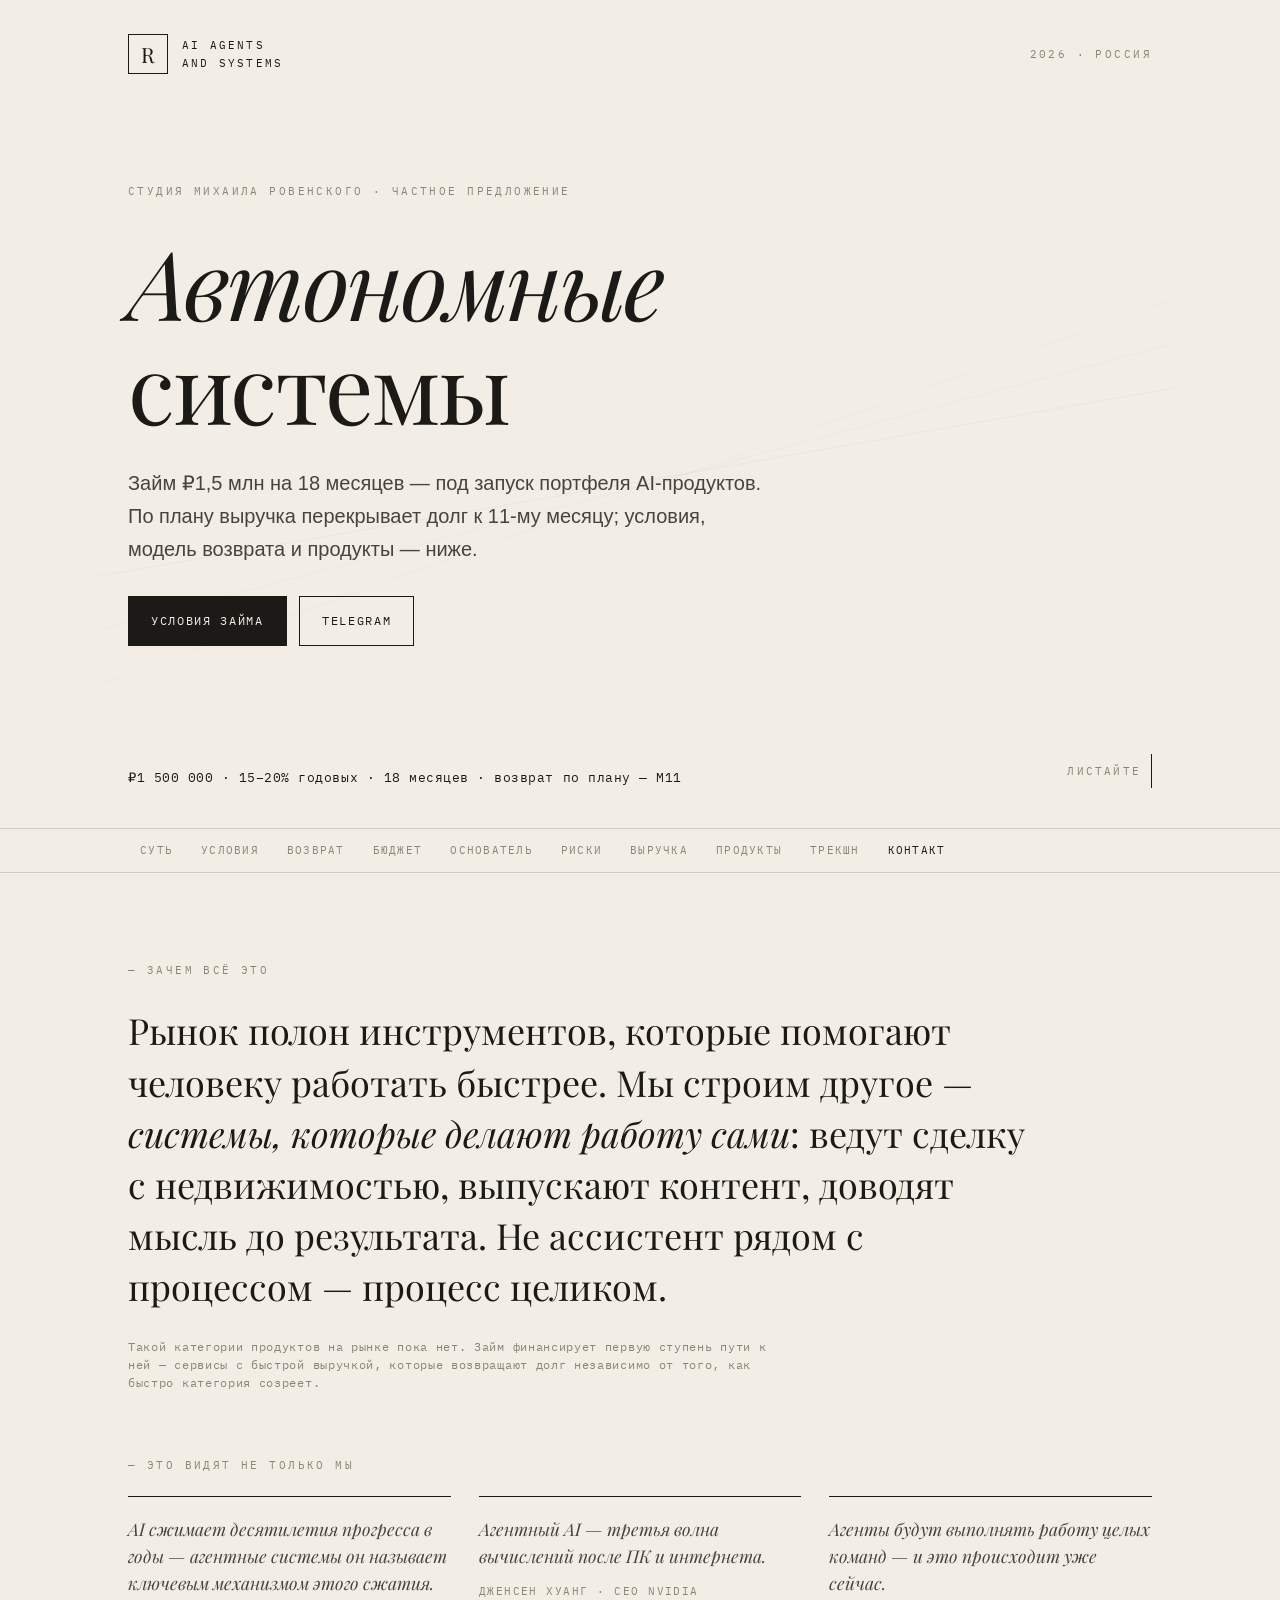
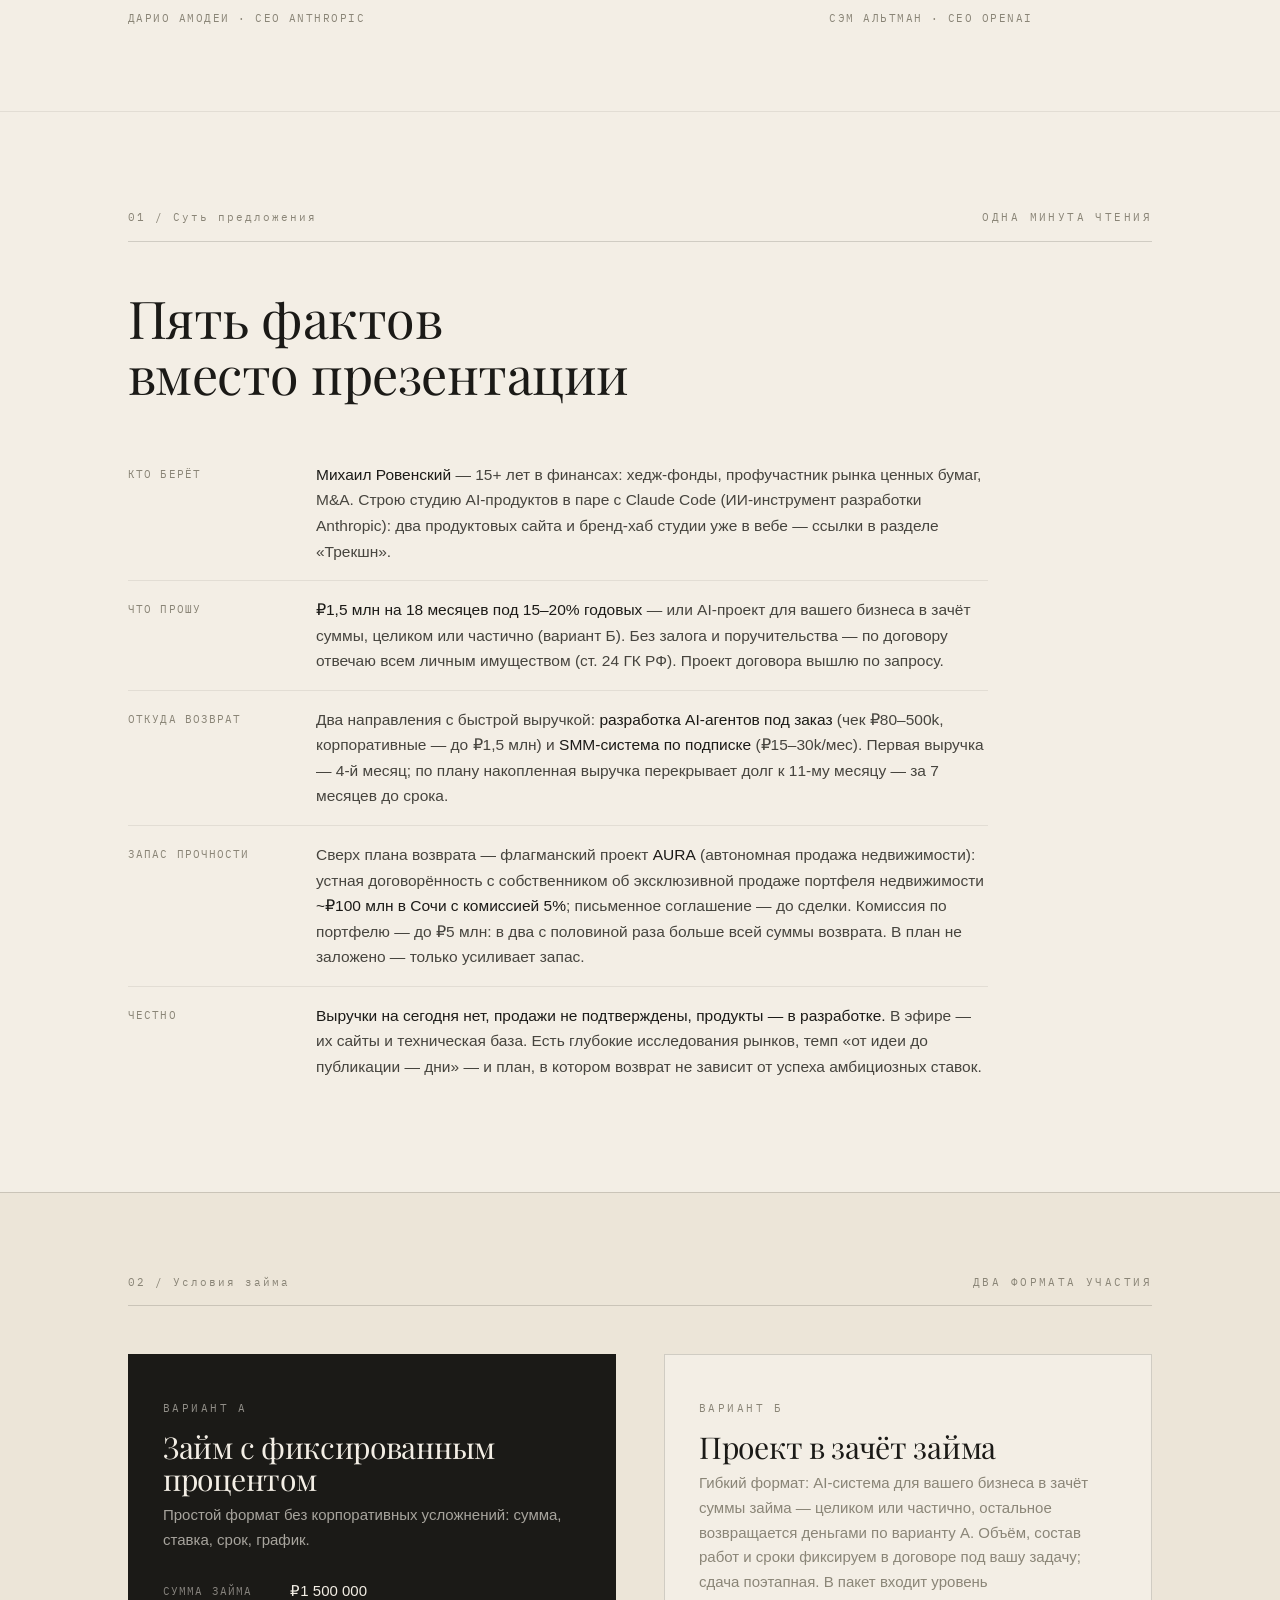
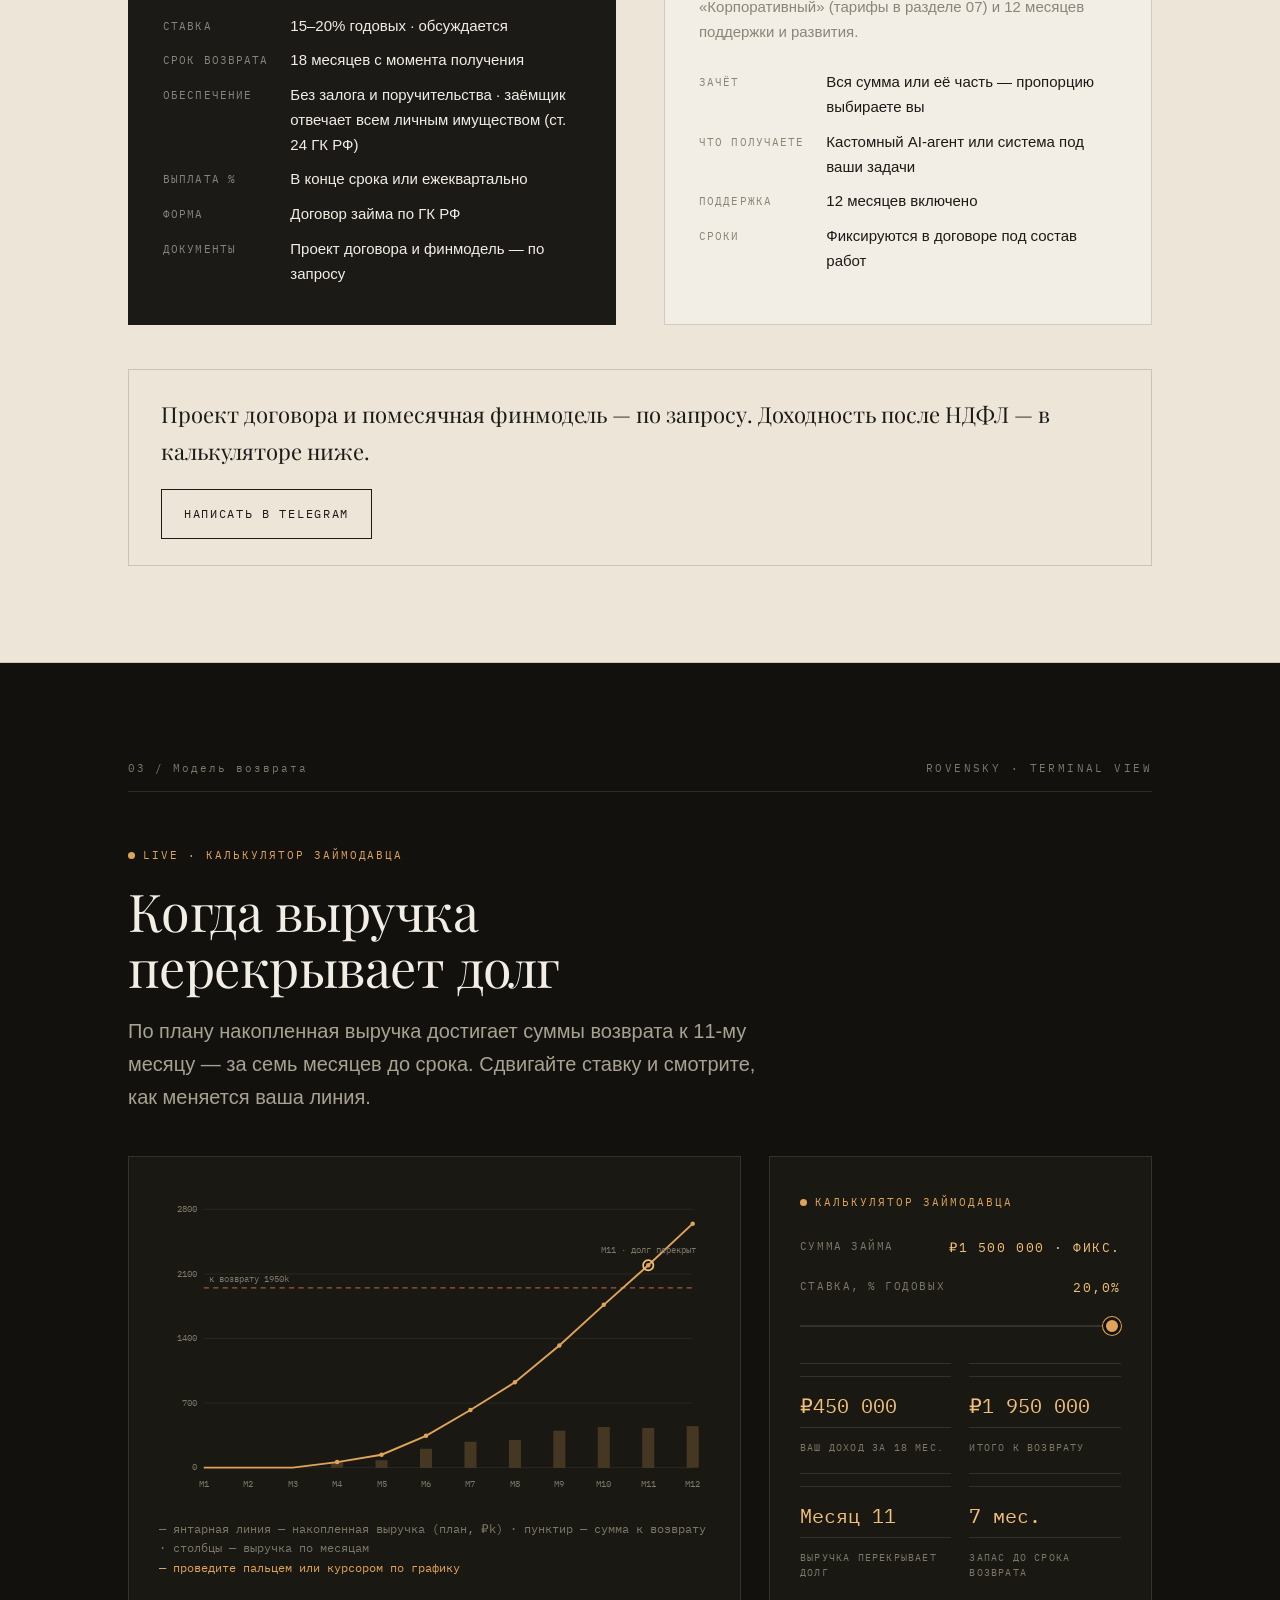
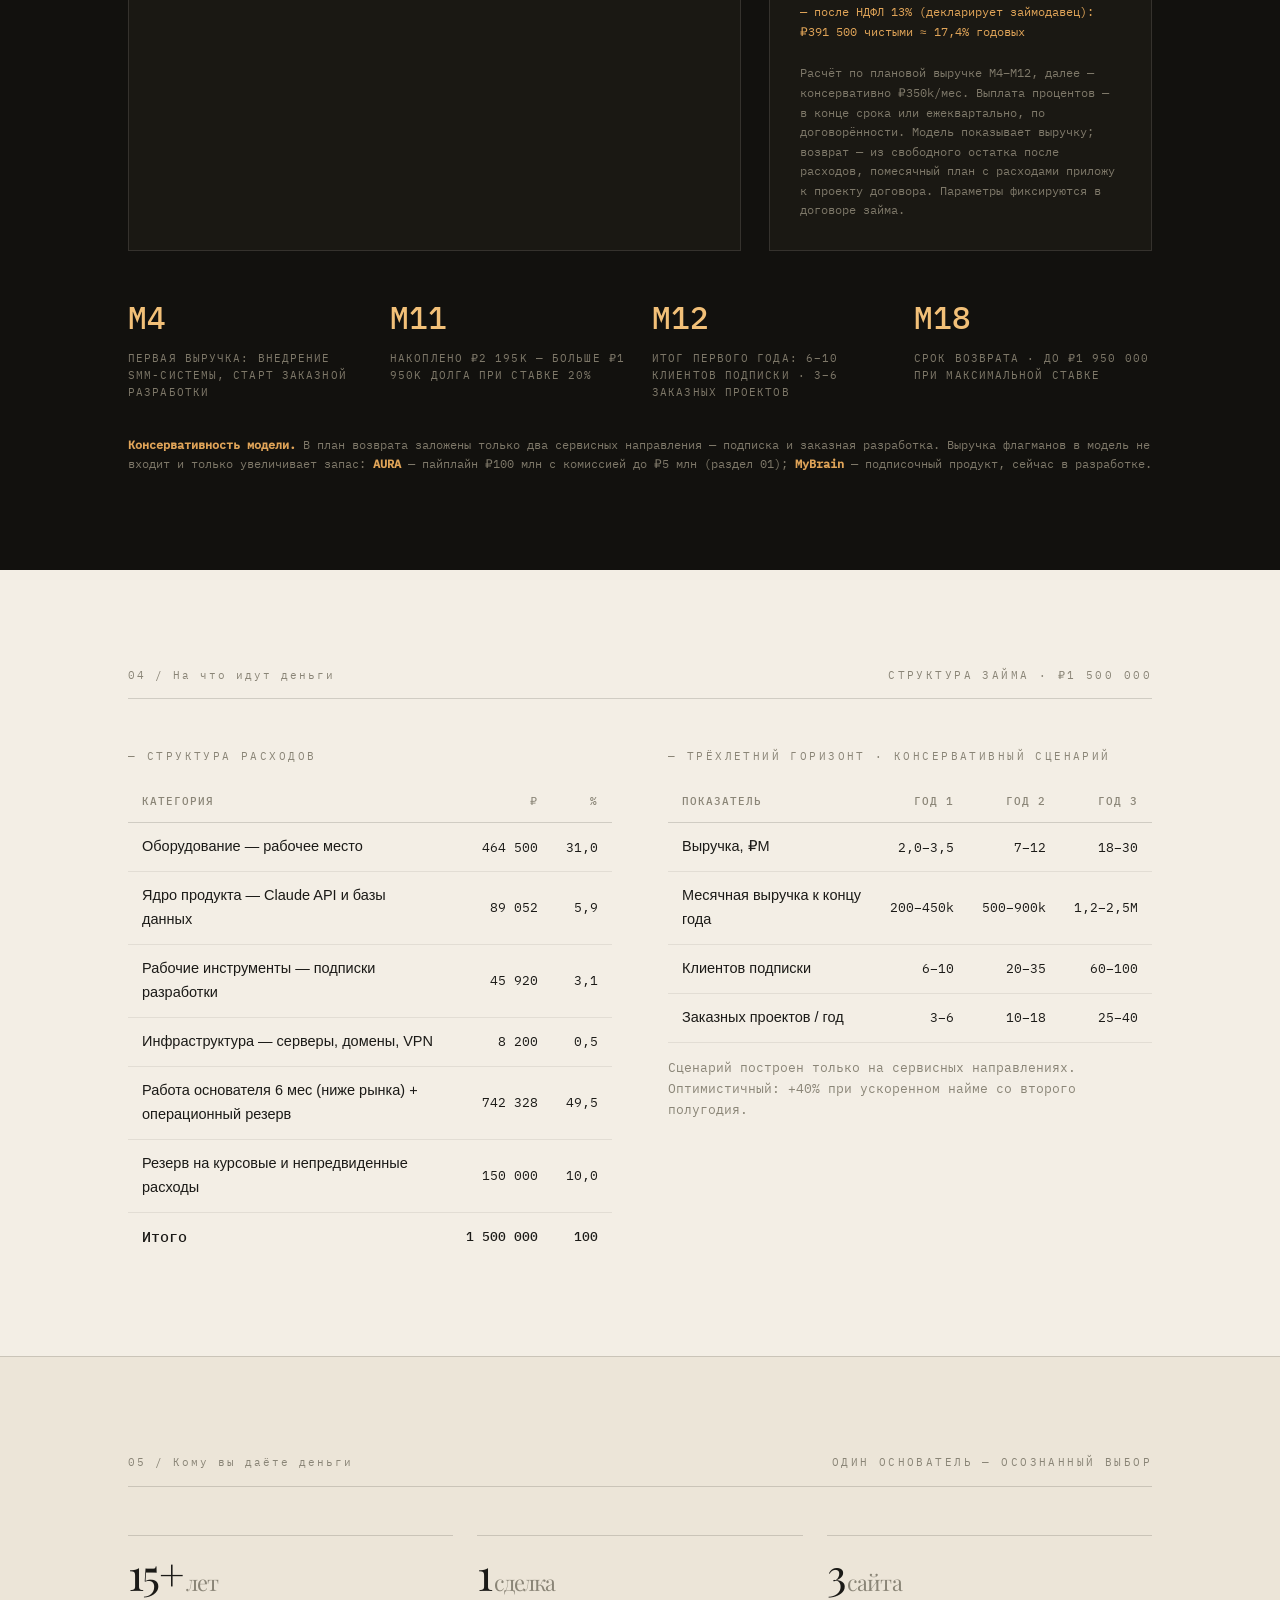
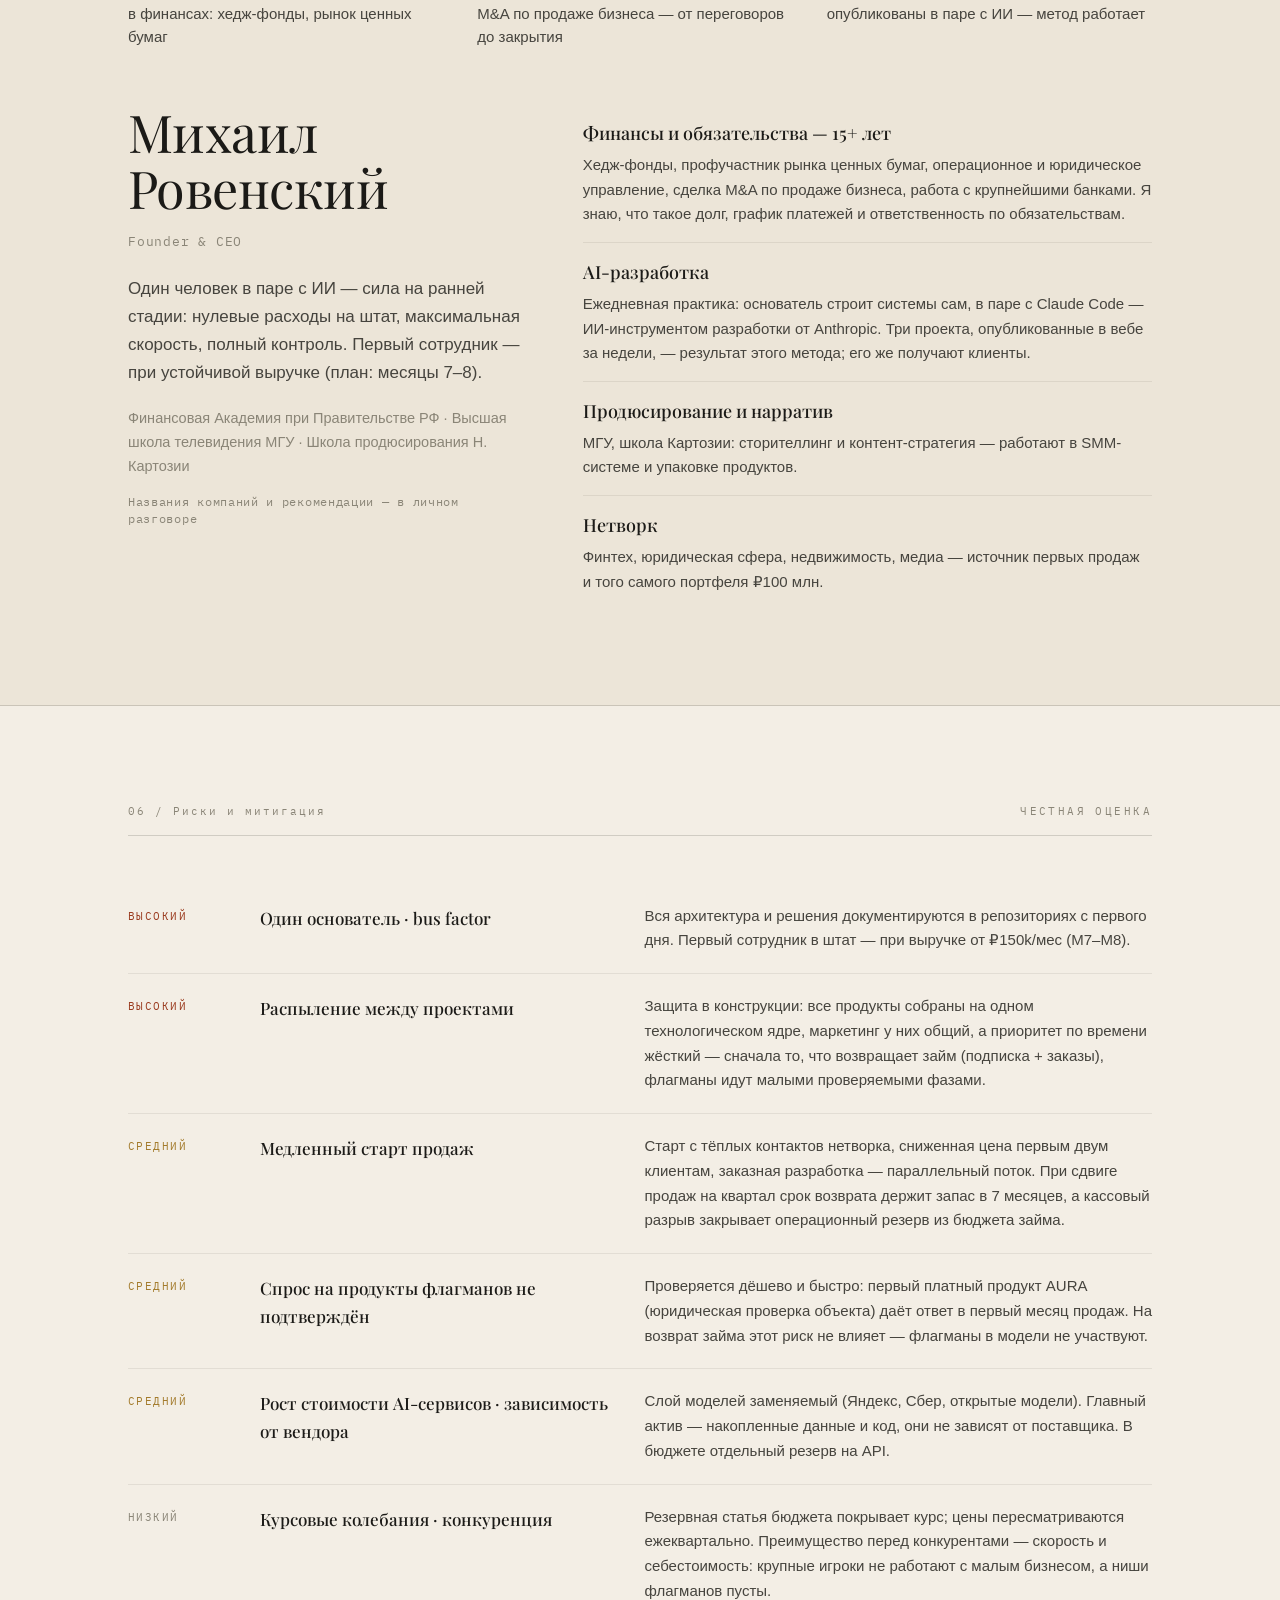
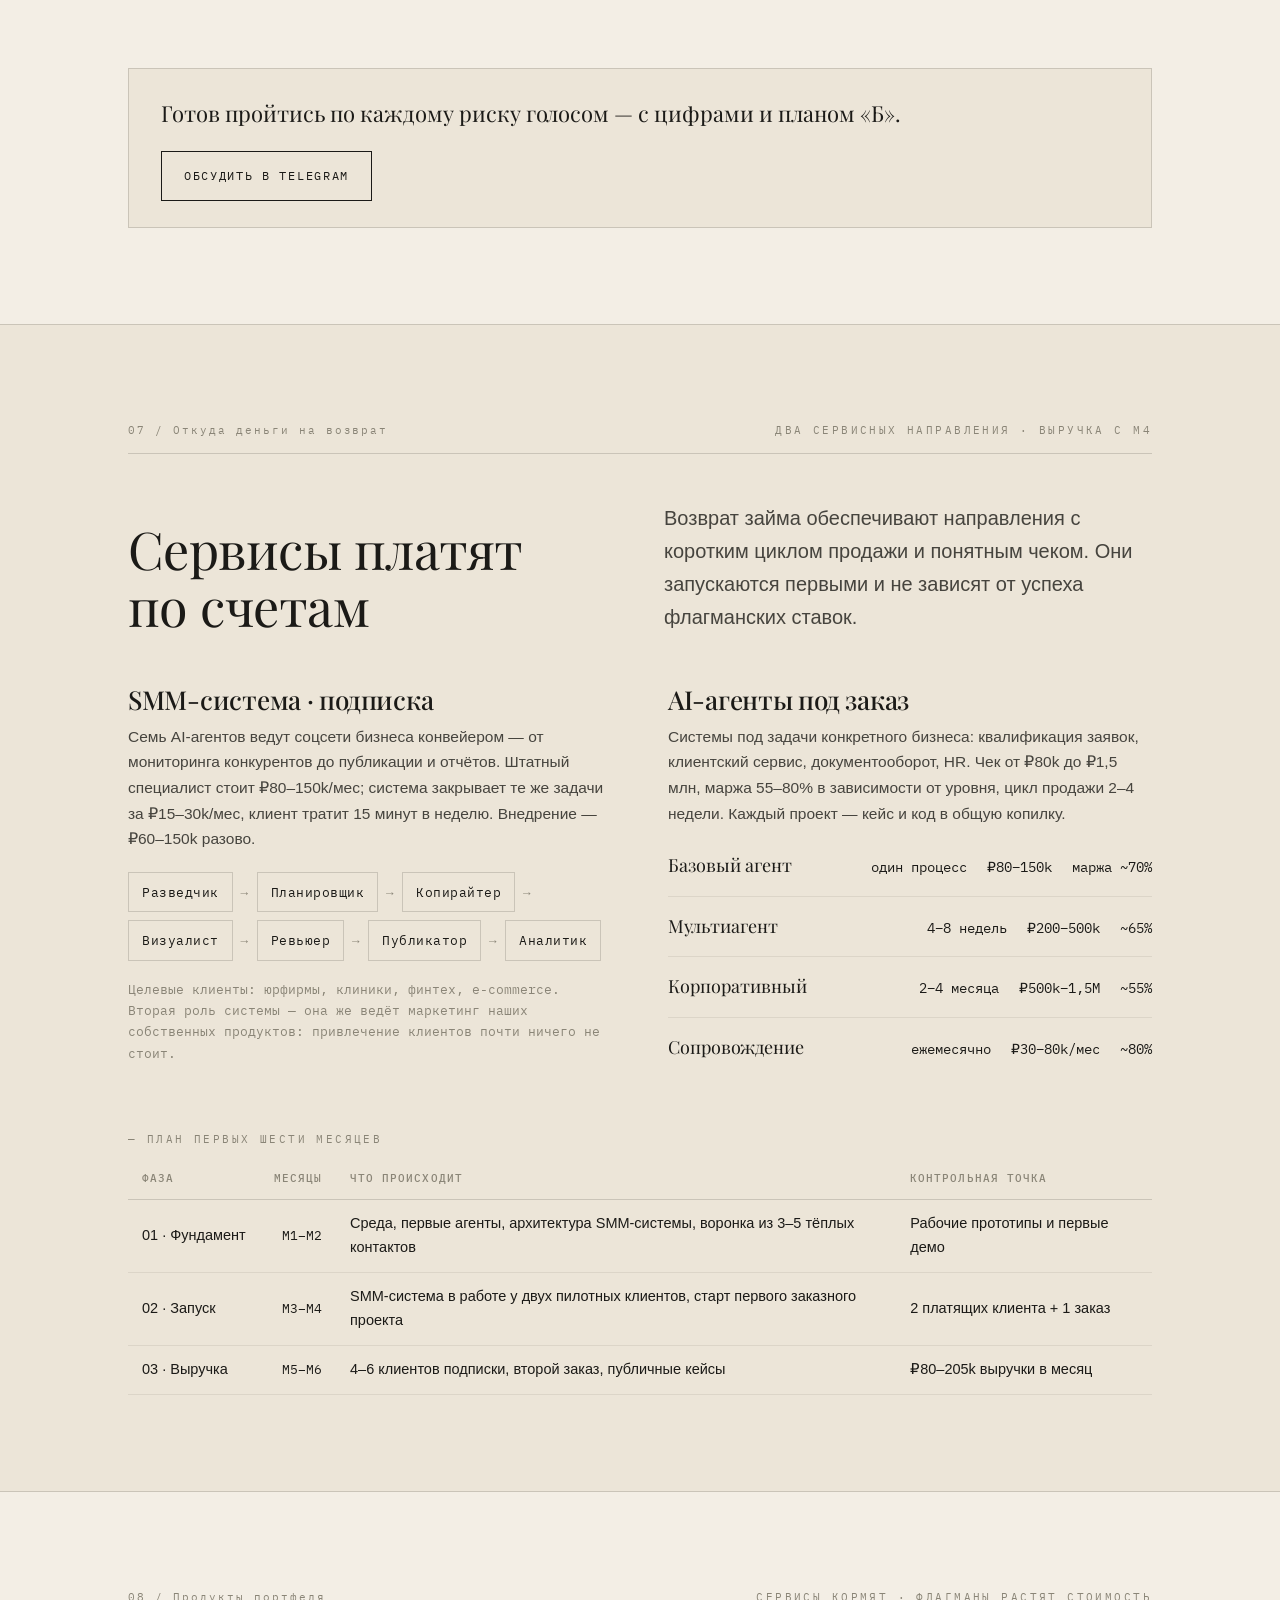
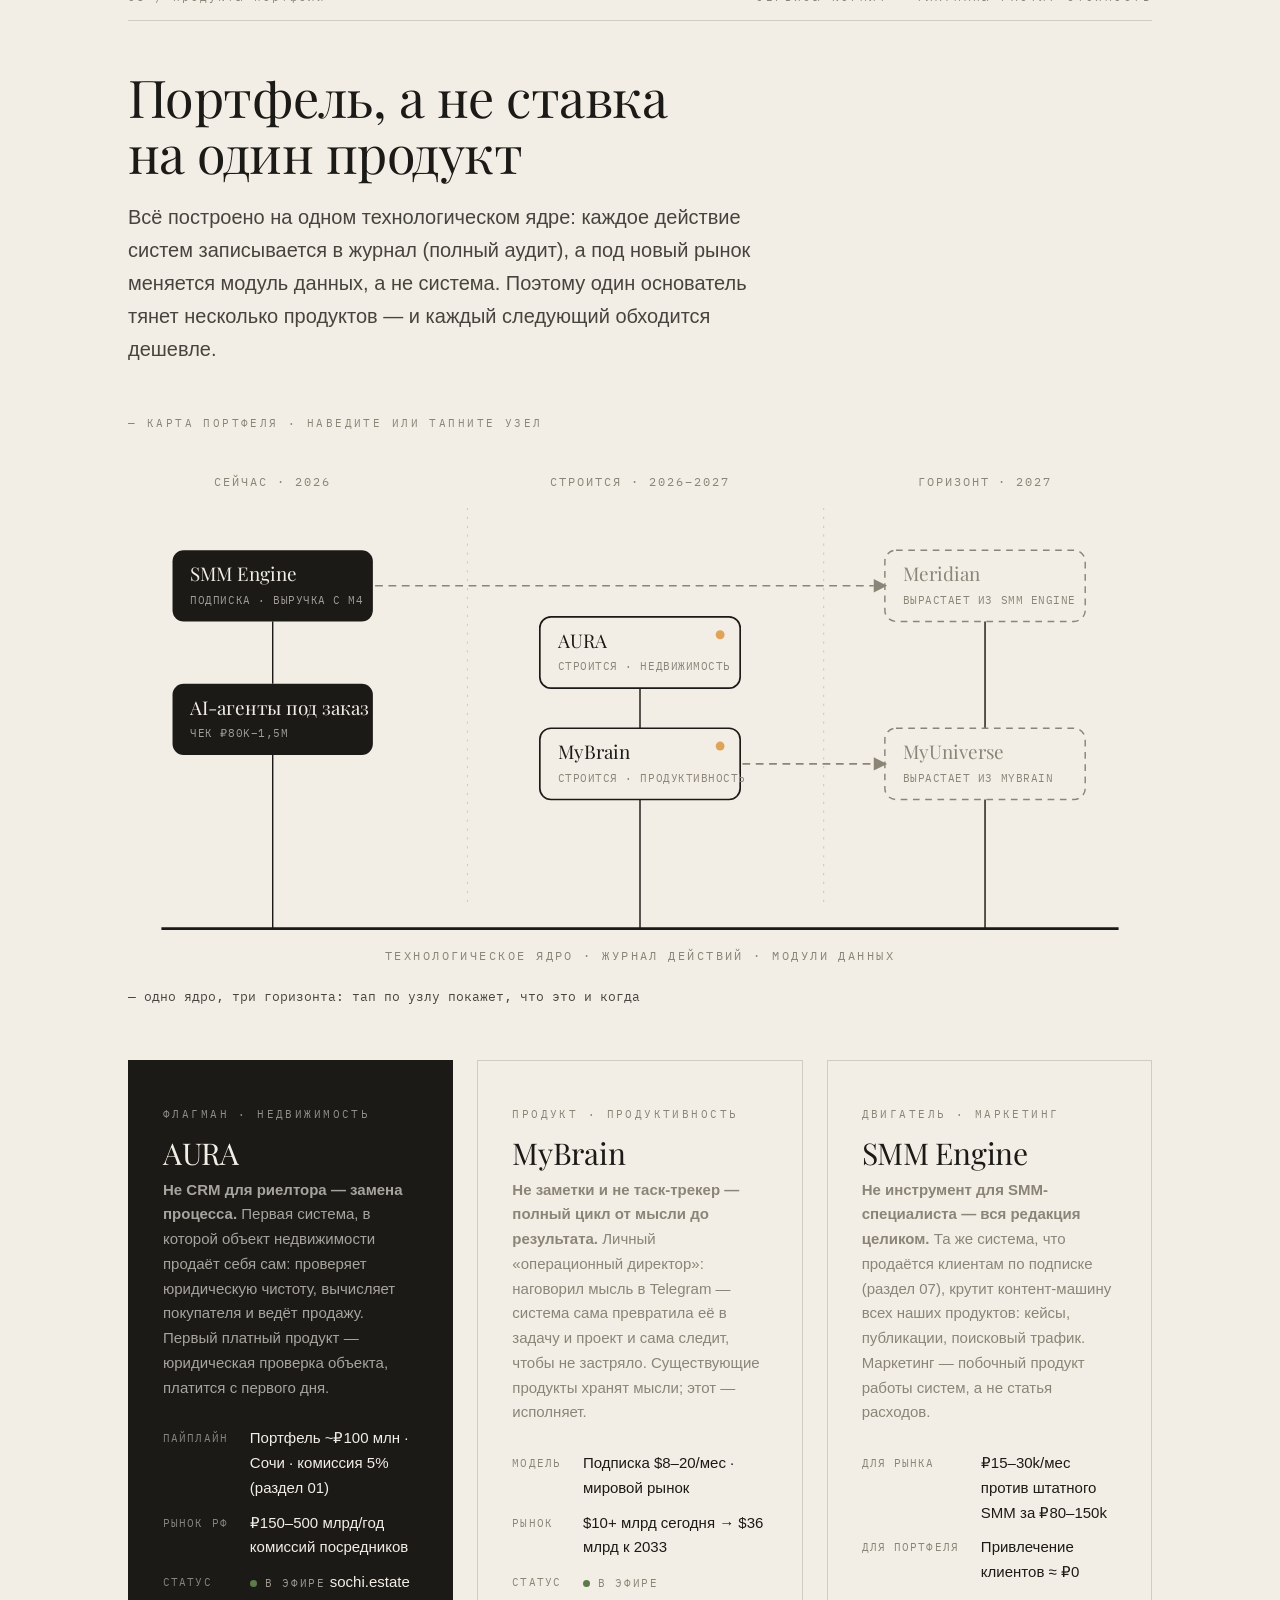
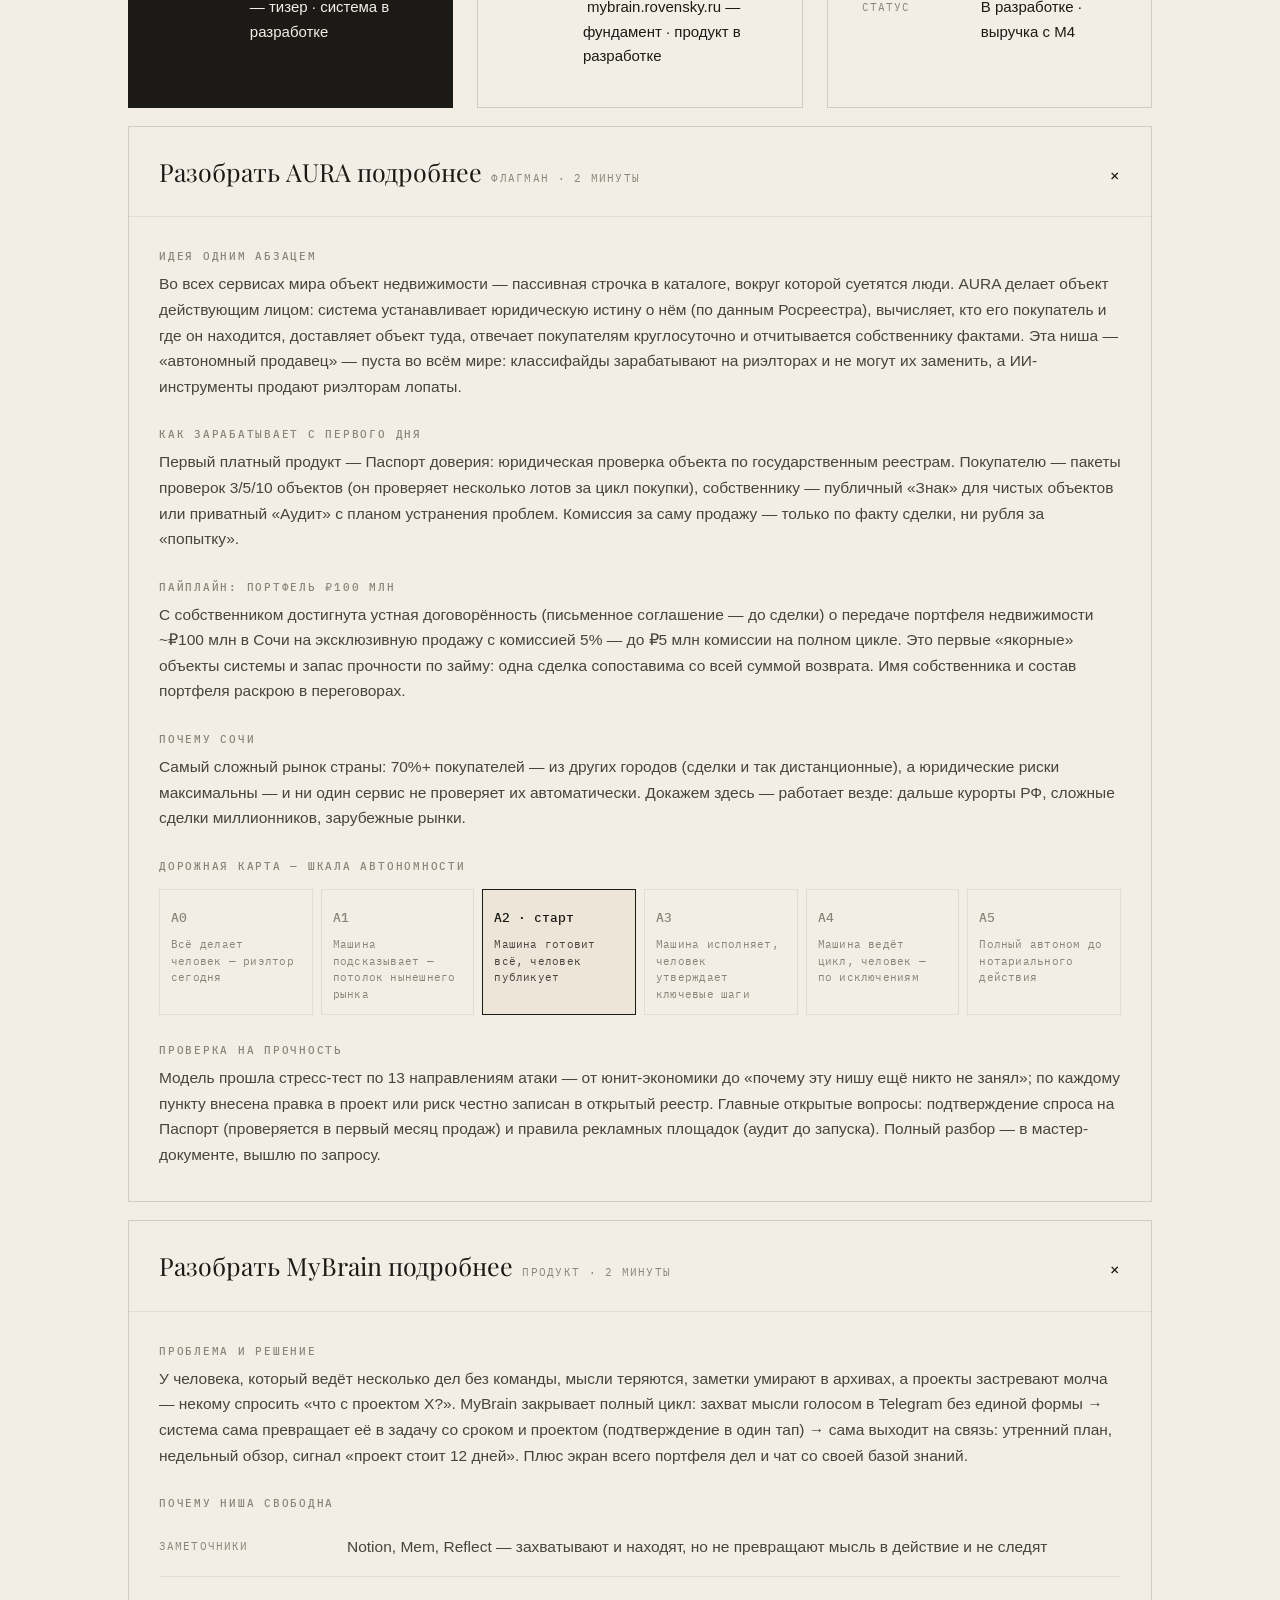
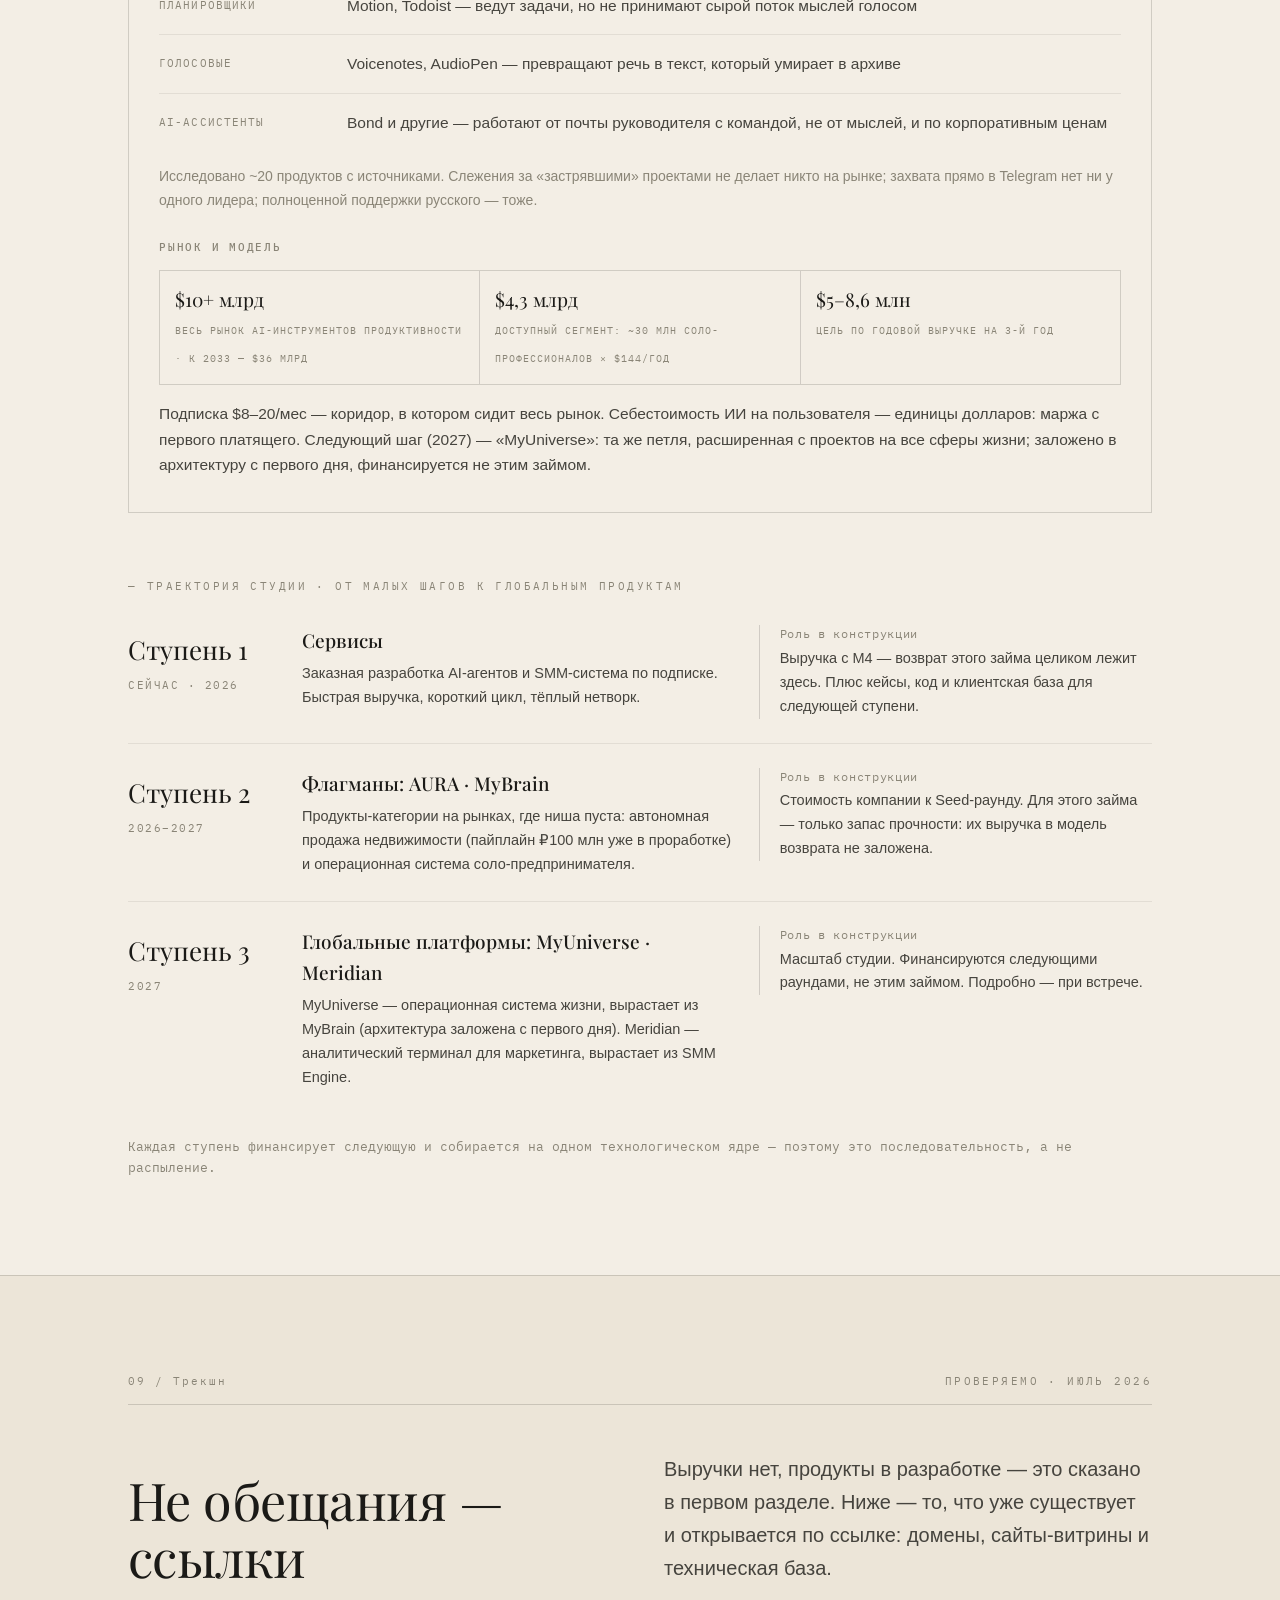
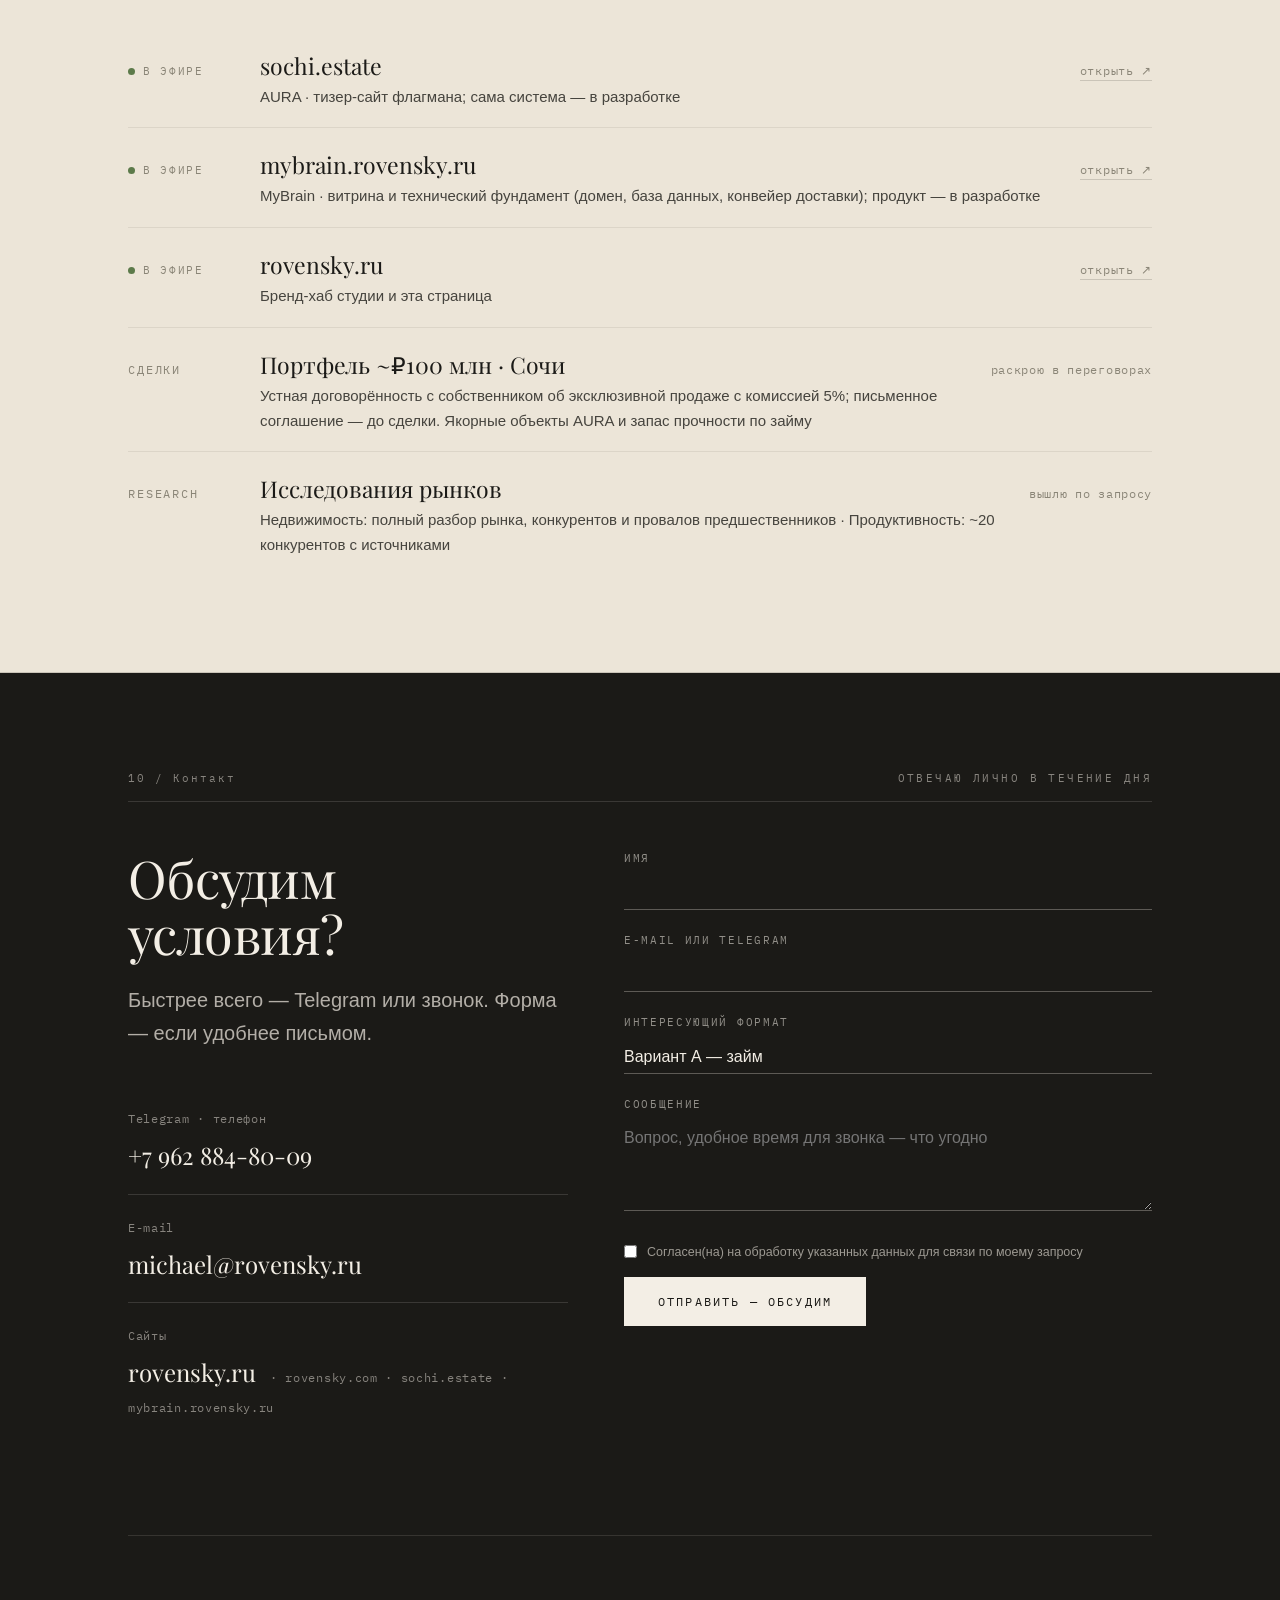
<file: offline/rovensky-pre-seed.html>
<!DOCTYPE html>
<html lang="ru">
<head>
<meta charset="utf-8">
<meta name="viewport" content="width=device-width, initial-scale=1.0">
<meta name="robots" content="noindex, nofollow, noarchive">
<meta name="format-detection" content="telephone=no">
<title>Rovensky · Займ ₽1,5 млн под портфель AI-продуктов · 2026</title>
<link rel="icon" href="[data-uri]" sizes="48x48">
<link rel="icon" type="image/svg+xml" href="[data-uri]">
<link rel="apple-touch-icon" href="[data-uri]">
<style>
/* локальные шрифты — ноль внешних запросов */
@font-face { font-family: 'IBM Plex Mono'; font-style: normal; font-weight: 400; font-display: swap; src: url([data-uri]) format('woff2'); unicode-range: U+0301, U+0400-045F, U+0490-0491, U+04B0-04B1, U+2116; }
@font-face { font-family: 'IBM Plex Mono'; font-style: normal; font-weight: 400; font-display: swap; src: url([data-uri]) format('woff2'); unicode-range: U+0000-00FF, U+0131, U+0152-0153, U+02BB-02BC, U+02C6, U+02DA, U+02DC, U+0304, U+0308, U+0329, U+2000-206F, U+20AC, U+2122, U+2191, U+2193, U+2212, U+2215, U+FEFF, U+FFFD; }
@font-face { font-family: 'IBM Plex Mono'; font-style: normal; font-weight: 500; font-display: swap; src: url([data-uri]) format('woff2'); unicode-range: U+0301, U+0400-045F, U+0490-0491, U+04B0-04B1, U+2116; }
@font-face { font-family: 'IBM Plex Mono'; font-style: normal; font-weight: 500; font-display: swap; src: url([data-uri]) format('woff2'); unicode-range: U+0000-00FF, U+0131, U+0152-0153, U+02BB-02BC, U+02C6, U+02DA, U+02DC, U+0304, U+0308, U+0329, U+2000-206F, U+20AC, U+2122, U+2191, U+2193, U+2212, U+2215, U+FEFF, U+FFFD; }
@font-face { font-family: 'Playfair Display'; font-style: italic; font-weight: 400; font-display: swap; src: url([data-uri]) format('woff2'); unicode-range: U+0301, U+0400-045F, U+0490-0491, U+04B0-04B1, U+2116; }
@font-face { font-family: 'Playfair Display'; font-style: italic; font-weight: 400; font-display: swap; src: url([data-uri]) format('woff2'); unicode-range: U+0000-00FF, U+0131, U+0152-0153, U+02BB-02BC, U+02C6, U+02DA, U+02DC, U+0304, U+0308, U+0329, U+2000-206F, U+20AC, U+2122, U+2191, U+2193, U+2212, U+2215, U+FEFF, U+FFFD; }
@font-face { font-family: 'Playfair Display'; font-style: normal; font-weight: 400; font-display: swap; src: url([data-uri]) format('woff2'); unicode-range: U+0301, U+0400-045F, U+0490-0491, U+04B0-04B1, U+2116; }
@font-face { font-family: 'Playfair Display'; font-style: normal; font-weight: 400; font-display: swap; src: url([data-uri]) format('woff2'); unicode-range: U+0000-00FF, U+0131, U+0152-0153, U+02BB-02BC, U+02C6, U+02DA, U+02DC, U+0304, U+0308, U+0329, U+2000-206F, U+20AC, U+2122, U+2191, U+2193, U+2212, U+2215, U+FEFF, U+FFFD; }
@font-face { font-family: 'Playfair Display'; font-style: normal; font-weight: 500; font-display: swap; src: url([data-uri]) format('woff2'); unicode-range: U+0301, U+0400-045F, U+0490-0491, U+04B0-04B1, U+2116; }
@font-face { font-family: 'Playfair Display'; font-style: normal; font-weight: 500; font-display: swap; src: url([data-uri]) format('woff2'); unicode-range: U+0000-00FF, U+0131, U+0152-0153, U+02BB-02BC, U+02C6, U+02DA, U+02DC, U+0304, U+0308, U+0329, U+2000-206F, U+20AC, U+2122, U+2191, U+2193, U+2212, U+2215, U+FEFF, U+FFFD; }

:root{
  --paper:#F3EEE5; --paper-2:#ECE5D8; --ink:#1B1A17; --ink-soft:#46443E;
  --taupe:#8A8577; --line:rgba(27,26,23,.16); --line-soft:rgba(27,26,23,.08);
  --term-bg:#12110E; --term-panel:#1A1813; --term-line:rgba(243,238,229,.12);
  --amber:#E0A458; --amber-bright:#F2C078; --term-text:#D8D2C4; --term-dim:#7E7869;
  --serif:'Playfair Display', Georgia, 'Times New Roman', serif;
  --sans:-apple-system, BlinkMacSystemFont, 'Segoe UI', Roboto, 'Helvetica Neue', Arial, sans-serif;
  --mono:'IBM Plex Mono', ui-monospace, 'SF Mono', Consolas, monospace;
}
*{margin:0;padding:0;box-sizing:border-box}
html{scroll-behavior:smooth}
body{background:var(--paper);color:var(--ink);font-family:var(--sans);font-weight:300;font-size:17px;line-height:1.65;-webkit-font-smoothing:antialiased}
::selection{background:var(--ink);color:var(--paper)}
a{color:inherit}
strong{font-weight:500}

#progress{position:fixed;top:0;left:0;height:2px;width:0;background:var(--ink);z-index:100;transition:width .1s linear}
.frame{position:fixed;inset:0;pointer-events:none;z-index:90;border:10px solid var(--paper)}
@media(max-width:760px){.frame{border-width:5px}}

.eyebrow{font-family:var(--mono);font-size:11px;letter-spacing:.22em;text-transform:uppercase;color:var(--taupe)}
.section-no{font-family:var(--mono);font-size:11px;letter-spacing:.18em;color:var(--taupe)}
h1,h2,h3{font-family:var(--serif);font-weight:400;line-height:1.08;letter-spacing:-0.01em}
h2{font-size:clamp(32px,4.2vw,52px)}
h3{font-size:clamp(20px,2.2vw,26px);font-weight:500}
.lede{font-size:clamp(17px,1.6vw,20px);color:var(--ink-soft);max-width:640px}
.num-big{font-family:var(--serif);font-weight:300;font-size:clamp(36px,4.4vw,56px);line-height:1;letter-spacing:-0.02em}
.num-unit{font-family:var(--serif);font-size:.5em;color:var(--taupe);margin-left:.06em}
.cap{font-family:var(--mono);font-size:11.5px;letter-spacing:.06em;color:var(--taupe);line-height:1.55;text-transform:none}

.wrap{max-width:1080px;margin:0 auto;padding:0 28px}
section{padding:96px 0}
@media(max-width:760px){section{padding:64px 0}}
.sec-head{display:flex;align-items:baseline;justify-content:space-between;border-bottom:1px solid var(--line);padding-bottom:14px;margin-bottom:48px;gap:16px}
.grid2{display:grid;grid-template-columns:1fr 1fr;gap:48px}
.grid3{display:grid;grid-template-columns:repeat(3,1fr);gap:24px}
.grid2>*,.grid3>*,.founder>*,.c-grid>*,.term-grid>*{min-width:0}
@media(max-width:900px){.grid3{grid-template-columns:1fr}}
@media(max-width:760px){.grid2{grid-template-columns:1fr;gap:32px}}

.rv{opacity:0;transform:translateY(22px);transition:opacity .8s cubic-bezier(.2,.6,.2,1),transform .8s cubic-bezier(.2,.6,.2,1)}
.rv.on{opacity:1;transform:none}
.rv-d1{transition-delay:.1s}.rv-d2{transition-delay:.2s}

/* hero */
.hero{min-height:92svh;display:flex;flex-direction:column;justify-content:space-between;padding:34px 28px 40px;position:relative;overflow:hidden}
.hero-top{display:flex;justify-content:space-between;align-items:center}
.logo{display:flex;align-items:center;gap:14px;text-decoration:none}
.logo-box{width:40px;height:40px;border:1.4px solid var(--ink);display:grid;place-items:center;font-family:var(--serif);font-size:21px}
.logo span{font-family:var(--mono);font-size:11px;letter-spacing:.2em;text-transform:uppercase}
.hero-mid{padding:36px 0}
.hero h1{font-size:clamp(44px,7.6vw,96px);font-weight:300;letter-spacing:-0.025em;max-width:1000px}
.hero h1 em{font-style:italic;font-weight:300}
.hero-sub{margin-top:30px;max-width:660px}
.hero-cta{display:flex;gap:12px;flex-wrap:wrap;margin-top:30px}
.hbtn{display:inline-block;font-family:var(--mono);font-size:12px;letter-spacing:.14em;text-transform:uppercase;padding:14px 22px;text-decoration:none;border:1px solid var(--ink);transition:background .25s,color .25s}
.hbtn:hover{background:var(--ink);color:var(--paper)}
.hbtn.solid{background:var(--ink);color:var(--paper)}
.hbtn.solid:hover{background:transparent;color:var(--ink)}
.hero-bottom{display:flex;justify-content:space-between;align-items:flex-end;gap:20px;flex-wrap:wrap}
.hero-meta{display:flex;gap:36px;flex-wrap:wrap}
.hero-meta div{font-family:var(--mono);font-size:11.5px;letter-spacing:.1em;color:var(--taupe)}
.hero-meta b{display:block;color:var(--ink);font-weight:500;font-size:13px;margin-top:4px;letter-spacing:.04em}
.scroll-hint{font-family:var(--mono);font-size:11px;letter-spacing:.2em;color:var(--taupe);text-transform:uppercase;display:flex;align-items:center;gap:10px}
.scroll-hint::after{content:"";width:1px;height:34px;background:var(--ink);display:block;animation:drop 2.2s ease-in-out infinite}
@keyframes drop{0%{transform:scaleY(0);transform-origin:top}45%{transform:scaleY(1);transform-origin:top}55%{transform:scaleY(1);transform-origin:bottom}100%{transform:scaleY(0);transform-origin:bottom}}
.hero-lines{position:absolute;inset:0;z-index:-1;opacity:.5}

/* sticky nav */
.nav{position:sticky;top:0;z-index:95;background:var(--paper);border-top:1px solid var(--line);border-bottom:1px solid var(--line)}
.nav .wrap{display:flex;gap:4px;overflow-x:auto;-webkit-overflow-scrolling:touch;scrollbar-width:none}
.nav .wrap::-webkit-scrollbar{display:none}
.nav a{font-family:var(--mono);font-size:10.5px;letter-spacing:.12em;text-transform:uppercase;color:var(--taupe);text-decoration:none;padding:13px 12px;white-space:nowrap}
.nav a:hover{color:var(--ink)}

/* rows */
.lrow{display:grid;grid-template-columns:170px 1fr;gap:18px;padding:16px 0;border-bottom:1px solid var(--line-soft);font-size:15.5px}
.lrow .k{font-family:var(--mono);font-size:11px;letter-spacing:.1em;text-transform:uppercase;color:var(--taupe);padding-top:3px}
.lrow p{color:var(--ink-soft)}
.lrow b{color:var(--ink);font-weight:500}
@media(max-width:640px){.lrow{grid-template-columns:1fr;gap:4px}}

/* cards */
.vcard{border:1px solid var(--line);padding:38px 34px;background:var(--paper)}
.vcard.hl{background:var(--ink);color:var(--paper)}
.vcard.hl .cap,.vcard.hl .eyebrow{color:rgba(243,238,229,.55)}
.vcard h3{font-size:clamp(23px,2.5vw,30px);font-weight:400;margin:10px 0 8px}
.vcard .sub{color:var(--taupe);font-size:15px}
.vcard.hl .sub{color:rgba(243,238,229,.65)}
.spec{display:grid;grid-template-columns:auto 1fr;gap:10px 22px;margin-top:26px;font-size:15px}
.spec dt{font-family:var(--mono);font-size:11px;letter-spacing:.1em;text-transform:uppercase;color:var(--taupe);padding-top:3px}
.vcard.hl .spec dt{color:rgba(243,238,229,.5)}
.spec dd{font-weight:400}

/* cta band */
.cta-band{border:1px solid var(--line);background:var(--paper-2);padding:26px 32px;display:flex;justify-content:space-between;align-items:center;gap:20px;flex-wrap:wrap;margin-top:44px}
.cta-band p{font-family:var(--serif);font-size:clamp(18px,2vw,22px)}
.cta-band .hbtn{border-color:var(--ink)}

/* stat */
.stat{border-top:1px solid var(--line);padding-top:16px}
.stat .src{font-family:var(--mono);font-size:10.5px;letter-spacing:.1em;color:var(--taupe);margin-top:8px}
.stat p{color:var(--ink-soft);font-size:15px;margin-top:8px;line-height:1.5}

/* pipeline (SMM agents) */
.pipe{display:flex;flex-wrap:wrap;gap:8px 0;align-items:center;font-family:var(--mono);font-size:12.5px;letter-spacing:.04em}
.pipe span{border:1px solid var(--line);padding:9px 13px;white-space:nowrap}
.pipe i{font-style:normal;color:var(--taupe);padding:0 8px}

/* pricing rows */
.price-row{display:grid;grid-template-columns:1fr auto auto auto;gap:20px;padding:15px 0;border-bottom:1px solid var(--line-soft);align-items:baseline;font-size:15px}
.price-row b{font-family:var(--serif);font-size:18px;font-weight:400}
.price-row .pr{font-family:var(--mono);font-size:13.5px}
@media(max-width:680px){.price-row{grid-template-columns:1fr auto}}

/* tables */
table{width:100%;border-collapse:collapse;font-size:14.5px}
.fin th,.fin td{padding:12px 14px;border-bottom:1px solid var(--line-soft);text-align:right}
.fin th{font-family:var(--mono);font-size:10.5px;letter-spacing:.1em;text-transform:uppercase;color:var(--taupe);font-weight:500;border-bottom:1px solid var(--line);white-space:nowrap}
.fin td:first-child,.fin th:first-child{text-align:left;white-space:normal}
.fin td.mono{font-family:var(--mono);font-size:13px;white-space:nowrap;font-variant-numeric:tabular-nums}
.fin tr.total td{border-top:1px solid var(--ink);border-bottom:none;font-weight:500;font-family:var(--mono);white-space:nowrap}
.fin-note{font-size:12.5px;color:var(--taupe);margin-top:14px;font-family:var(--mono);line-height:1.7}

/* terminal */
.terminal{background:var(--term-bg);color:var(--term-text);position:relative}
.terminal .sec-head{border-color:var(--term-line)}
.terminal .eyebrow,.terminal .section-no{color:var(--term-dim)}
.terminal .lede{color:#A8A293}
.terminal h2,.terminal h3{color:var(--term-text)}
.term-tag{display:inline-flex;align-items:center;gap:8px;font-family:var(--mono);font-size:11px;letter-spacing:.18em;color:var(--amber);text-transform:uppercase;margin-bottom:18px}
.term-tag::before{content:"";width:7px;height:7px;background:var(--amber);border-radius:50%;animation:blink 1.6s steps(2) infinite}
@keyframes blink{50%{opacity:.2}}
.term-panel{border:1px solid var(--term-line);background:var(--term-panel);padding:30px;position:relative;z-index:1}
.term-grid{display:grid;grid-template-columns:1.6fr 1fr;gap:28px;align-items:stretch}
@media(max-width:900px){.term-grid{grid-template-columns:1fr}}
.term-stat{font-family:var(--mono)}
.term-stat .v{font-size:clamp(24px,2.4vw,32px);color:var(--amber-bright);font-weight:500}
.term-stat .l{font-size:11px;letter-spacing:.1em;text-transform:uppercase;color:var(--term-dim);margin-top:6px;line-height:1.55}
.tgrid4{display:grid;grid-template-columns:repeat(4,1fr);gap:24px}
@media(max-width:900px){.tgrid4{grid-template-columns:1fr 1fr}}
#chart{width:100%;height:auto;display:block}
.ax{font-family:var(--mono);font-size:10px;fill:var(--term-dim)}
.calc label{font-family:var(--mono);font-size:11px;letter-spacing:.14em;text-transform:uppercase;color:var(--term-dim);display:flex;justify-content:space-between;flex-wrap:wrap;gap:4px 12px;margin-bottom:10px}
.calc label output{color:var(--amber-bright);font-size:13px}
input[type=range]{width:100%;appearance:none;-webkit-appearance:none;height:2px;background:var(--term-line);outline:none;margin:6px 0 24px}
input[type=range]::-webkit-slider-thumb{appearance:none;-webkit-appearance:none;width:18px;height:18px;border-radius:50%;background:var(--amber);cursor:pointer;border:3px solid var(--term-bg);box-shadow:0 0 0 1px var(--amber)}
input[type=range]::-moz-range-thumb{width:14px;height:14px;border-radius:50%;background:var(--amber);cursor:pointer;border:2px solid var(--term-bg);box-shadow:0 0 0 1px var(--amber)}
.calc-out{display:grid;grid-template-columns:1fr 1fr;gap:18px;margin-top:6px}
.calc-out div{border-top:1px solid var(--term-line);padding-top:12px}
.calc-out .v{font-family:var(--mono);font-size:20px;color:var(--amber-bright);white-space:nowrap}
.calc-out .l{font-family:var(--mono);font-size:10px;letter-spacing:.12em;text-transform:uppercase;color:var(--term-dim);margin-top:5px;line-height:1.5}
.term-note{font-family:var(--mono);font-size:11.5px;color:var(--term-dim);margin-top:22px;line-height:1.7}
.term-note b{color:var(--amber)}

/* founder */
.founder{display:grid;grid-template-columns:1fr 1.4fr;gap:48px}
@media(max-width:860px){.founder{grid-template-columns:1fr}}
.skill-row{padding:15px 0;border-bottom:1px solid var(--line-soft)}
.skill-row b{font-family:var(--serif);font-size:18px;font-weight:500;display:block;margin-bottom:4px}
.skill-row p{font-size:15px;color:var(--ink-soft)}

/* risks */
.risk{display:grid;grid-template-columns:110px 1fr 1.4fr;gap:22px;padding:20px 0;border-bottom:1px solid var(--line-soft);font-size:15px}
@media(max-width:760px){.risk{grid-template-columns:1fr;gap:6px}}
.risk .lvl{font-family:var(--mono);font-size:10.5px;letter-spacing:.14em;text-transform:uppercase;padding-top:4px}
.lvl.hi{color:#9A3B1F}.lvl.md{color:#A37B2C}.lvl.lo{color:var(--taupe)}
.risk b{font-family:var(--serif);font-weight:500;font-size:17px}
.risk p{color:var(--ink-soft)}

/* details accordions */
.acc{border:1px solid var(--line);background:var(--paper);margin-top:18px}
.acc summary{list-style:none;cursor:pointer;padding:24px 30px;display:grid;grid-template-columns:1fr auto;gap:20px;align-items:baseline}
.acc summary::-webkit-details-marker{display:none}
.acc summary .t{font-family:var(--serif);font-size:clamp(19px,2.1vw,25px)}
.acc summary .hint{font-family:var(--mono);font-size:10.5px;letter-spacing:.12em;text-transform:uppercase;color:var(--taupe)}
.acc summary .pl{font-family:var(--mono);font-size:18px;transition:transform .3s}
.acc[open] summary .pl{transform:rotate(45deg)}
.acc-body{padding:4px 30px 34px;border-top:1px solid var(--line-soft)}
.acc-body h4{font-family:var(--mono);font-size:11px;letter-spacing:.16em;text-transform:uppercase;color:var(--taupe);margin:26px 0 6px;font-weight:500}

/* A0-A5 scale (light) */
.ascale{display:grid;grid-template-columns:repeat(6,1fr);gap:8px;margin-top:14px}
@media(max-width:760px){.ascale{grid-template-columns:repeat(2,1fr)}}
.ascale div{border:1px solid var(--line-soft);padding:12px 11px;font-family:var(--mono)}
.ascale .lv{font-size:12.5px;color:var(--taupe);font-weight:500}
.ascale p{font-size:11px;line-height:1.5;color:var(--taupe);margin-top:6px;letter-spacing:.02em}
.ascale div.now{border-color:var(--ink);background:var(--paper-2)}
.ascale div.now .lv{color:var(--ink)}
.ascale div.now p{color:var(--ink-soft)}

/* tam line */
.tamline{display:flex;gap:0;margin-top:14px;border:1px solid var(--line)}
.tamline div{padding:13px 15px;border-left:1px solid var(--line);flex:1}
.tamline div:first-child{border-left:0}
.tamline b{display:block;font-family:var(--serif);font-size:19px;font-weight:400}
.tamline span{font-family:var(--mono);font-size:10px;letter-spacing:.1em;color:var(--taupe);text-transform:uppercase}
@media(max-width:640px){.tamline{flex-direction:column}.tamline div{border-left:0;border-top:1px solid var(--line)}.tamline div:first-child{border-top:0}}

/* industry quotes */
.quote-row{display:grid;grid-template-columns:repeat(3,1fr);gap:28px;margin-bottom:56px}
@media(max-width:860px){.quote-row{grid-template-columns:1fr;gap:18px}}
.q{border-top:1px solid var(--ink);padding-top:18px}
.q p{font-family:var(--serif);font-style:italic;font-size:17.5px;line-height:1.55;color:var(--ink-soft)}
.q .src{font-family:var(--mono);font-size:10.5px;letter-spacing:.14em;text-transform:uppercase;color:var(--taupe);margin-top:14px}


/* product map */
.pmap-wrap{overflow-x:auto;margin-bottom:12px;-webkit-overflow-scrolling:touch}
#pmap{display:block;width:100%;min-width:760px}
#pmap text{user-select:none}
#pmap .zl{font-family:var(--mono);font-size:11px;letter-spacing:.16em;fill:var(--taupe)}
#pmap .zsep{stroke:var(--line);stroke-dasharray:2 6}
#pmap .bus-l{stroke:var(--ink);stroke-width:2.5}
#pmap .bus-t{font-family:var(--mono);font-size:11px;letter-spacing:.2em;fill:var(--taupe)}
#pmap .cn{stroke:var(--ink);stroke-width:1.3}
#pmap .evo{stroke:var(--taupe);stroke-width:1.5;stroke-dasharray:7 5;opacity:0;transition:opacity .6s ease 1.2s}
#pmap .evo-h{fill:var(--taupe);opacity:0;transition:opacity .6s ease 1.2s}
#pmap.on .evo,#pmap.on .evo-h{opacity:1}
#pmap .draw{stroke-dasharray:1;stroke-dashoffset:1;transition:stroke-dashoffset .9s ease}
#pmap.on .bus-l.draw{stroke-dashoffset:0;transition-delay:.1s}
#pmap.on .cn.draw{stroke-dashoffset:0;transition-delay:.75s}
#pmap .mn{cursor:pointer;opacity:0;transform:translateY(14px);transition:opacity .55s ease,transform .55s ease}
#pmap.on .mn{opacity:1;transform:none}
#pmap.on .mn-d1{transition-delay:.55s}#pmap.on .mn-d2{transition-delay:.7s}#pmap.on .mn-d3{transition-delay:.85s}#pmap.on .mn-d4{transition-delay:1s}#pmap.on .mn-d5{transition-delay:1.15s}#pmap.on .mn-d6{transition-delay:1.3s}
#pmap .n1 rect{fill:var(--ink)}
#pmap .n1 .mn-name{fill:var(--paper)}
#pmap .n1 .mn-sub{fill:rgba(243,238,229,.62)}
#pmap .n2 rect{fill:var(--paper);stroke:var(--ink);stroke-width:1.5}
#pmap .n2 .mn-name{fill:var(--ink)}
#pmap .n2 .mn-sub{fill:var(--taupe)}
#pmap .n3 rect{fill:none;stroke:var(--taupe);stroke-width:1.3;stroke-dasharray:6 5}
#pmap .n3 .mn-name{fill:var(--taupe)}
#pmap .n3 .mn-sub{fill:var(--taupe)}
#pmap .mn-name{font-family:var(--serif);font-size:17px}
#pmap .mn-sub{font-family:var(--mono);font-size:9.5px;letter-spacing:.05em}
#pmap .pulse{fill:var(--amber);animation:mpulse 1.6s infinite}
@keyframes mpulse{0%,100%{opacity:1}50%{opacity:.25}}
#pmap .mn.act rect{stroke:var(--amber);stroke-width:2;stroke-dasharray:none}
#pmap .mn.act .mn-name{fill:var(--amber)}
#pmap .n1.act .mn-name{fill:var(--amber-bright, #F2C078)}
#pmap .evo.lit{stroke:var(--amber);opacity:1}
#map-read{font-family:var(--mono);font-size:12.5px;color:var(--ink-soft);min-height:1.8em;margin-bottom:52px}
#map-read b{color:var(--ink)}
@media(prefers-reduced-motion:reduce){#pmap .draw,#pmap .mn,#pmap .evo,#pmap .evo-h{transition:none;opacity:1;transform:none;stroke-dashoffset:0}#pmap .pulse{animation:none}}


/* constellation coda */
#cst{display:block;width:100%;max-width:920px}
#cst .bgstar{fill:rgba(243,238,229,.5)}
#cst .tw1{animation:twk 3.2s ease-in-out infinite}
#cst .tw2{animation:twk 4.1s ease-in-out infinite .9s}
#cst .tw3{animation:twk 5s ease-in-out infinite 1.7s}
@keyframes twk{0%,100%{opacity:.25}50%{opacity:.85}}
#cst .ln{stroke:rgba(224,164,88,.4);stroke-width:1;stroke-dasharray:1;stroke-dashoffset:1;transition:stroke-dashoffset 1.4s ease .3s}
#cst.on .ln{stroke-dashoffset:0}
#cst .ln-d{stroke:rgba(243,238,229,.22);stroke-width:1;stroke-dasharray:3 6;opacity:0;transition:opacity .8s ease 1.7s}
#cst.on .ln-d{opacity:1}
#cst .nd{cursor:pointer;opacity:0;transition:opacity .7s ease}
#cst.on .nd{opacity:1}
#cst.on .nd-d1{transition-delay:.5s}#cst.on .nd-d2{transition-delay:.75s}#cst.on .nd-d3{transition-delay:1s}#cst.on .nd-d4{transition-delay:1.25s}#cst.on .nd-d5{transition-delay:2s}
#cst .spark{fill:var(--amber-bright, #F2C078)}
#cst .halo{fill:rgba(224,164,88,.12)}
#cst .nlbl{font-family:var(--mono);font-size:13px;letter-spacing:.08em;fill:rgba(243,238,229,.75)}
#cst .nd.act .spark{fill:#fff}
#cst .nd.act .halo{fill:rgba(224,164,88,.28)}
#cst .nd.act .nlbl{fill:var(--amber-bright, #F2C078)}
#cst .ering{fill:none;stroke:rgba(243,238,229,.5);stroke-width:1.2;stroke-dasharray:3 4;animation:twk 4s ease-in-out infinite}
#cst .ecore{fill:rgba(243,238,229,.45)}
#cst .nd-empty.act .ering{stroke:var(--amber-bright, #F2C078)}
#cst .nd-empty.act .ecore{fill:var(--amber-bright, #F2C078)}
@media(prefers-reduced-motion:reduce){#cst .ln{stroke-dashoffset:0;transition:none}#cst .ln-d,#cst .nd{opacity:1;transition:none}#cst .tw1,#cst .tw2,#cst .tw3,#cst .ering{animation:none}}

/* trajectory steps */
.step{display:grid;grid-template-columns:150px 1.1fr 1fr;gap:24px;padding:24px 0;border-bottom:1px solid var(--line-soft);align-items:start}
.step .no{font-family:var(--mono);font-size:11px;letter-spacing:.14em;text-transform:uppercase;color:var(--taupe);padding-top:4px}
.step .no b{display:block;font-family:var(--serif);font-size:26px;font-weight:400;color:var(--ink);letter-spacing:0;text-transform:none;margin-bottom:4px}
.step h4{font-family:var(--serif);font-size:19px;font-weight:500;margin-bottom:6px}
.step p{font-size:14.5px;color:var(--ink-soft)}
.step .role{font-size:14.5px;color:var(--ink-soft);border-left:1px solid var(--line);padding-left:20px}
.step .role .cap{display:block;margin-bottom:4px}
@media(max-width:760px){.step{grid-template-columns:1fr;gap:10px}.step .role{border-left:0;padding-left:0}}

/* traction rows */
.tr-row{display:grid;grid-template-columns:110px 1fr auto;gap:22px;padding:18px 0;border-bottom:1px solid var(--line-soft);align-items:baseline}
.tr-row .name{font-family:var(--serif);font-size:clamp(19px,2vw,23px)}
.tr-row .desc{color:var(--ink-soft);font-size:15px}
.tr-row a{text-decoration:none;border-bottom:1px solid var(--line)}
.tr-row a:hover{border-color:var(--ink)}
@media(max-width:680px){.tr-row{grid-template-columns:1fr;gap:4px}}
.live-tag{display:inline-flex;align-items:center;gap:8px;font-family:var(--mono);font-size:10.5px;letter-spacing:.16em;text-transform:uppercase;color:var(--taupe)}
.live-tag::before{content:"";width:7px;height:7px;border-radius:50%;background:#5C7A4A;animation:blink 1.8s steps(2) infinite}
.vcard.hl .live-tag{color:rgba(243,238,229,.6)}

/* contact */
.contact{background:var(--ink);color:var(--paper)}
.contact .eyebrow,.contact .section-no{color:rgba(243,238,229,.5)}
.contact h2{color:var(--paper)}
.contact .lede{color:rgba(243,238,229,.7)}
.c-grid{display:grid;grid-template-columns:1fr 1.2fr;gap:56px}
@media(max-width:860px){.c-grid{grid-template-columns:1fr}}
.c-meta div{padding:18px 0;border-bottom:1px solid rgba(243,238,229,.14)}
.c-meta .cap{color:rgba(243,238,229,.5)}
.c-meta a{font-family:var(--serif);font-size:clamp(19px,2vw,24px);text-decoration:none;display:inline-block;margin-top:4px}
.c-meta a:hover{font-style:italic}
.f-row{margin-bottom:22px}
.f-row label{display:block;font-family:var(--mono);font-size:10.5px;letter-spacing:.16em;text-transform:uppercase;color:rgba(243,238,229,.55);margin-bottom:8px}
input[type=text],input[type=email],textarea,select{width:100%;background:transparent;border:0;border-bottom:1px solid rgba(243,238,229,.3);color:var(--paper);font-family:var(--sans);font-size:16px;font-weight:300;padding:8px 0;outline:none;border-radius:0}
select{appearance:none;-webkit-appearance:none}
select option{color:var(--ink)}
input:focus,textarea:focus,select:focus{border-bottom-color:var(--paper)}
textarea{resize:vertical;min-height:90px}
.btn{display:inline-block;background:var(--paper);color:var(--ink);border:0;font-family:var(--mono);font-size:12px;letter-spacing:.18em;text-transform:uppercase;padding:17px 34px;cursor:pointer;margin-top:8px;transition:letter-spacing .3s;text-decoration:none}
.btn:hover{letter-spacing:.26em}
#sent-msg{display:none;border:1px solid rgba(243,238,229,.3);padding:22px;font-size:15px;margin-bottom:26px}
.foot{border-top:1px solid rgba(243,238,229,.14);margin-top:70px;padding-top:24px;display:flex;justify-content:space-between;gap:16px;flex-wrap:wrap;font-family:var(--mono);font-size:10.5px;letter-spacing:.12em;text-transform:uppercase;color:rgba(243,238,229,.45)}

/* floating TG button (mobile, appears after first screen, hides over plan/contact) */
.fab{display:none;position:fixed;right:14px;bottom:14px;z-index:96;background:var(--ink);color:var(--paper);font-family:var(--mono);font-size:11px;letter-spacing:.1em;text-transform:uppercase;padding:13px 16px;text-decoration:none;border:1px solid var(--paper);opacity:0;transform:translateY(8px);transition:opacity .3s,transform .3s;pointer-events:none}
@media(max-width:760px){.fab{display:block}.fab.show{opacity:1;transform:none;pointer-events:auto}body{padding-bottom:72px}}

/* nav states */
.nav{transition:background .3s,border-color .3s}
.nav.dark{background:var(--term-bg);border-color:var(--term-line)}
.nav.dark a{color:var(--term-dim)}
.nav a.act{color:var(--ink)}
.nav.dark a.act{color:var(--amber-bright)}

/* chart scrub */
#chart{touch-action:pan-y;cursor:crosshair}
#scrub-hint{transition:opacity .4s}
#scrub-hint.off{opacity:0}

/* mobile refinements */
@media(max-width:680px){
  .fin th,.fin td{padding:9px 8px;font-size:13px}
  .sec-head{flex-direction:column;align-items:flex-start;gap:4px}
  .spec{grid-template-columns:1fr}
  .spec dt{padding-top:8px}
  .pipe i{display:none}
  .pipe{gap:8px}
  .ax{font-size:17px}
}

@media (prefers-reduced-motion: reduce){
  .rv{opacity:1;transform:none;transition:none}
  .scroll-hint::after{animation:none}
  html{scroll-behavior:auto}
}
</style>
</head>
<body>
<div id="progress"></div>
<div class="frame"></div>
<a class="fab" href="https://t.me/+79628848009" target="_blank" rel="noopener">Telegram →</a>

<!-- ================= HERO ================= -->
<header class="hero wrap">
  <svg class="hero-lines" viewBox="0 0 1200 800" preserveAspectRatio="none" aria-hidden="true">
    <line x1="0" y1="640" x2="1200" y2="430" stroke="rgba(27,26,23,.07)" stroke-width="1"/>
    <line x1="0" y1="700" x2="1200" y2="380" stroke="rgba(27,26,23,.05)" stroke-width="1"/>
    <line x1="0" y1="760" x2="1200" y2="330" stroke="rgba(27,26,23,.04)" stroke-width="1"/>
  </svg>
  <div class="hero-top rv on">
    <a class="logo" href="https://rovensky.ru"><div class="logo-box">R</div><span>AI Agents<br>and Systems</span></a>
    <div class="eyebrow">2026 · Россия</div>
  </div>
  <div class="hero-mid">
    <div id="dedication" class="rv on" hidden></div>
    <p class="eyebrow rv on" style="margin-bottom:30px">Студия Михаила Ровенского · частное предложение</p>
    <h1 class="rv on"><em>Автономные</em><br>системы</h1>
    <div class="hero-sub rv on rv-d1">
      <p class="lede">Займ ₽1,5 млн на 18 месяцев — под запуск портфеля AI-продуктов. По плану выручка перекрывает долг к 11-му месяцу; условия, модель возврата и продукты — ниже.</p>
    </div>
    <div class="hero-cta rv on rv-d1">
      <a class="hbtn solid" href="#terms">Условия займа</a>
      <a class="hbtn" href="https://t.me/+79628848009" target="_blank" rel="noopener">Telegram</a>
    </div>
  </div>
  <div class="hero-bottom rv on rv-d2">
    <div class="hero-meta">
      <div><b style="font-family:var(--mono);font-weight:400">₽1 500 000 · 15–20% годовых · 18 месяцев · возврат по плану — М11</b></div>
    </div>
    <div class="scroll-hint">Листайте</div>
  </div>
</header>

<!-- ================= NAV ================= -->
<nav class="nav" aria-label="Разделы">
  <div class="wrap">
    <a href="#summary">Суть</a>
    <a href="#terms">Условия</a>
    <a href="#plan">Возврат</a>
    <a href="#budget">Бюджет</a>
    <a href="#founder">Основатель</a>
    <a href="#risks">Риски</a>
    <a href="#revenue">Выручка</a>
    <a href="#portfolio">Продукты</a>
    <a href="#traction">Трекшн</a>
    <a href="#contact">Контакт</a>
  </div>
</nav>

<!-- ================= МАНИФЕСТ ================= -->
<section id="manifesto" style="padding:88px 0 84px;border-bottom:1px solid var(--line-soft)">
  <div class="wrap">
    <p class="eyebrow rv" style="margin-bottom:26px">— Зачем всё это</p>
    <p class="rv" style="font-family:var(--serif);font-size:clamp(24px,3vw,36px);line-height:1.42;max-width:900px">Рынок полон инструментов, которые помогают человеку работать быстрее. Мы строим другое — <em>системы, которые делают работу сами</em>: ведут сделку с недвижимостью, выпускают контент, доводят мысль до результата. Не ассистент рядом с процессом — процесс целиком.</p>
    <p class="rv rv-d1 cap" style="margin-top:26px;color:var(--taupe);max-width:640px">Такой категории продуктов на рынке пока нет. Займ финансирует первую ступень пути к ней — сервисы с быстрой выручкой, которые возвращают долг независимо от того, как быстро категория созреет.</p>
    <p class="eyebrow rv" style="margin:64px 0 22px">— Это видят не только мы</p>
    <div class="quote-row" style="margin-bottom:0">
      <div class="q rv"><p>AI сжимает десятилетия прогресса в годы — агентные системы он называет ключевым механизмом этого сжатия.</p><div class="src">Дарио Амодеи · CEO Anthropic</div></div>
      <div class="q rv rv-d1"><p>Агентный AI — третья волна вычислений после ПК и интернета.</p><div class="src">Дженсен Хуанг · CEO NVIDIA</div></div>
      <div class="q rv rv-d2"><p>Агенты будут выполнять работу целых команд — и это происходит уже сейчас.</p><div class="src">Сэм Альтман · CEO OpenAI</div></div>
    </div>
  </div>
</section>

<!-- ================= 01 СУТЬ ================= -->
<section id="summary">
  <div class="wrap">
    <div class="sec-head rv"><span class="section-no">01 / Суть предложения</span><span class="eyebrow">Одна минута чтения</span></div>
    <div class="rv" style="max-width:660px;margin-bottom:44px">
      <h2>Пять фактов<br>вместо презентации</h2>
    </div>
    <div class="rv" style="max-width:860px">
      <div class="lrow"><span class="k">Кто берёт</span><p><b>Михаил Ровенский</b> — 15+ лет в финансах: хедж-фонды, профучастник рынка ценных бумаг, M&A. Строю студию AI-продуктов в паре с Claude Code (ИИ-инструмент разработки Anthropic): два продуктовых сайта и бренд-хаб студии уже в вебе — ссылки в разделе «Трекшн».</p></div>
      <div class="lrow"><span class="k">Что прошу</span><p><b>₽1,5 млн на 18 месяцев под 15–20% годовых</b> — или AI-проект для вашего бизнеса в зачёт суммы, целиком или частично (вариант Б). Без залога и поручительства — по договору отвечаю всем личным имуществом (ст. 24 ГК РФ). Проект договора вышлю по запросу.</p></div>
      <div class="lrow"><span class="k">Откуда возврат</span><p>Два направления с быстрой выручкой: <b>разработка AI-агентов под заказ</b> (чек ₽80–500k, корпоративные — до ₽1,5 млн) и <b>SMM-система по подписке</b> (₽15–30k/мес). Первая выручка — 4-й месяц; по плану накопленная выручка перекрывает долг к 11-му месяцу — за 7 месяцев до срока.</p></div>
      <div class="lrow"><span class="k">Запас прочности</span><p>Сверх плана возврата — флагманский проект <b>AURA</b> (автономная продажа недвижимости): устная договорённость с собственником об эксклюзивной продаже портфеля недвижимости <b>~₽100 млн в Сочи с комиссией 5%</b>; письменное соглашение — до сделки. Комиссия по портфелю — до ₽5 млн: в два с половиной раза больше всей суммы возврата. В план не заложено — только усиливает запас.</p></div>
      <div class="lrow" style="border-bottom:0"><span class="k">Честно</span><p><b>Выручки на сегодня нет, продажи не подтверждены, продукты — в разработке.</b> В эфире — их сайты и техническая база. Есть глубокие исследования рынков, темп «от идеи до публикации — дни» — и план, в котором возврат не зависит от успеха амбициозных ставок.</p></div>
    </div>
  </div>
</section>

<!-- ================= 02 УСЛОВИЯ ================= -->
<section id="terms" style="background:var(--paper-2);border-top:1px solid var(--line);border-bottom:1px solid var(--line);padding-top:80px">
  <div class="wrap">
    <div class="sec-head rv"><span class="section-no">02 / Условия займа</span><span class="eyebrow">Два формата участия</span></div>
    <div class="grid2">
      <div class="vcard hl rv">
        <span class="eyebrow">Вариант А</span>
        <h3>Займ с фиксированным процентом</h3>
        <p class="sub">Простой формат без корпоративных усложнений: сумма, ставка, срок, график.</p>
        <dl class="spec">
          <dt>Сумма займа</dt><dd>₽1 500 000</dd>
          <dt>Ставка</dt><dd>15–20% годовых · обсуждается</dd>
          <dt>Срок возврата</dt><dd>18 месяцев с момента получения</dd>
          <dt>Обеспечение</dt><dd>Без залога и поручительства · заёмщик отвечает всем личным имуществом (ст. 24 ГК РФ)</dd>
          <dt>Выплата %</dt><dd>В конце срока или ежеквартально</dd>
          <dt>Форма</dt><dd>Договор займа по ГК РФ</dd>
          <dt>Документы</dt><dd>Проект договора и финмодель — по запросу</dd>
        </dl>
      </div>
      <div class="vcard rv rv-d1">
        <span class="eyebrow">Вариант Б</span>
        <h3>Проект в зачёт займа</h3>
        <p class="sub">Гибкий формат: AI-система для вашего бизнеса в зачёт суммы займа — целиком или частично, остальное возвращается деньгами по варианту А. Объём, состав работ и сроки фиксируем в договоре под вашу задачу; сдача поэтапная. В пакет входит уровень «Корпоративный» (тарифы в разделе 07) и 12 месяцев поддержки и развития.</p>
        <dl class="spec">
          <dt>Зачёт</dt><dd>Вся сумма или её часть — пропорцию выбираете вы</dd>
          <dt>Что получаете</dt><dd>Кастомный AI-агент или система под ваши задачи</dd>
          <dt>Поддержка</dt><dd>12 месяцев включено</dd>
          <dt>Сроки</dt><dd>Фиксируются в договоре под состав работ</dd>
        </dl>
      </div>
    </div>
    <div class="cta-band rv">
      <p>Проект договора и помесячная финмодель — по запросу. Доходность после НДФЛ — в калькуляторе ниже.</p>
      <a class="hbtn" href="https://t.me/+79628848009" target="_blank" rel="noopener">Написать в Telegram</a>
    </div>
  </div>
</section>

<!-- ================= 03 ВОЗВРАТ · ТЕРМИНАЛ ================= -->
<section id="plan" class="terminal">
  <div class="wrap" style="position:relative;z-index:1">
    <div class="sec-head rv"><span class="section-no">03 / Модель возврата</span><span class="eyebrow">ROVENSKY · TERMINAL VIEW</span></div>
    <div class="term-tag rv">Live · калькулятор займодавца</div>
    <div class="rv" style="max-width:720px;margin-bottom:42px">
      <h2 style="color:var(--paper)">Когда выручка<br>перекрывает долг</h2>
      <p class="lede" style="margin-top:20px">По плану накопленная выручка достигает суммы возврата к 11-му месяцу — за семь месяцев до срока. Сдвигайте ставку и смотрите, как меняется ваша линия.</p>
    </div>
    <div class="term-grid">
      <div class="term-panel rv">
        <svg id="chart" viewBox="0 0 640 360" role="img" aria-label="График накопленной выручки против суммы долга">
          <g id="grid"></g>
          <g id="bars"></g>
          <line id="debt-line" x1="52" x2="620" y1="0" y2="0" stroke="#9A5B3C" stroke-width="1.4" stroke-dasharray="6 5"/>
          <text id="debt-label" class="ax" x="58" y="0" text-anchor="start" fill="#C98B6A"></text>
          <path id="cum-path" fill="none" stroke="#E0A458" stroke-width="2.2"/>
          <g id="cum-dots"></g>
          <circle id="cover-dot" r="6" fill="none" stroke="#F2C078" stroke-width="2"></circle>
          <text id="cover-label" class="ax" fill="#F2C078" text-anchor="middle"></text>
          <g id="xaxis"></g>
        </svg>
        <div class="term-note">— янтарная линия — накопленная выручка (план, ₽k) · пунктир — сумма к возврату · столбцы — выручка по месяцам<br><span id="scrub-hint" style="color:var(--amber)">— проведите пальцем или курсором по графику</span></div>
      </div>
      <div class="term-panel rv rv-d1 calc">
        <div class="term-tag" style="margin-bottom:26px">Калькулятор займодавца</div>
        <label>Сумма займа<output>₽1 500 000 · фикс.</output></label>
        <label for="rate" style="margin-top:18px">Ставка, % годовых<output id="rate-out">20,0%</output></label>
        <input type="range" id="rate" min="15" max="20" step="0.5" value="20" style="margin-bottom:30px">
        <div class="calc-out">
          <div><div class="v" id="o-interest">₽450 000</div><div class="l" id="o-interest-l">Ваш доход за 18 мес.</div></div>
          <div><div class="v" id="o-total">₽1 950 000</div><div class="l">Итого к возврату</div></div>
          <div><div class="v" id="o-month">Месяц 11</div><div class="l">Выручка перекрывает долг</div></div>
          <div><div class="v" id="o-margin">7 мес.</div><div class="l">Запас до срока возврата</div></div>
        </div>
        <div class="term-note" id="o-net" style="color:var(--amber)">— после НДФЛ 13% (декларирует займодавец): ₽391 500 чистыми ≈ 17,4% годовых</div>
        <div class="term-note">Расчёт по плановой выручке М4–М12, далее — консервативно ₽350k/мес. Выплата процентов — в конце срока или ежеквартально, по договорённости. Модель показывает выручку; возврат — из свободного остатка после расходов, помесячный план с расходами приложу к проекту договора. Параметры фиксируются в договоре займа.</div>
      </div>
    </div>
    <div class="tgrid4" style="margin-top:42px">
      <div class="term-stat rv"><div class="v">М4</div><div class="l">Первая выручка: внедрение SMM-системы, старт заказной разработки</div></div>
      <div class="term-stat rv rv-d1"><div class="v">М11</div><div class="l">Накоплено ₽2 195k — больше ₽1 950k долга при ставке 20%</div></div>
      <div class="term-stat rv rv-d2"><div class="v">М12</div><div class="l">Итог первого года: 6–10 клиентов подписки · 3–6 заказных проектов</div></div>
      <div class="term-stat rv rv-d3"><div class="v">М18</div><div class="l">Срок возврата · до ₽1 950 000 при максимальной ставке</div></div>
    </div>
    <div class="term-note rv" style="margin-top:34px"><b>Консервативность модели.</b> В план возврата заложены только два сервисных направления — подписка и заказная разработка. Выручка флагманов в модель не входит и только увеличивает запас: <b>AURA</b> — пайплайн ₽100 млн с комиссией до ₽5 млн (раздел 01); <b>MyBrain</b> — подписочный продукт, сейчас в разработке.</div>
  </div>
</section>

<!-- ================= 04 БЮДЖЕТ ================= -->
<section id="budget">
  <div class="wrap">
    <div class="sec-head rv"><span class="section-no">04 / На что идут деньги</span><span class="eyebrow">Структура займа · ₽1 500 000</span></div>
    <div class="grid2" style="gap:56px;align-items:start">
      <div class="rv">
        <p class="eyebrow" style="margin-bottom:16px">— Структура расходов</p>
        <div style="overflow-x:auto"><table class="fin">
          <tr><th>Категория</th><th>₽</th><th>%</th></tr>
          <tr><td>Оборудование — рабочее место</td><td class="mono">464 500</td><td class="mono">31,0</td></tr>
          <tr><td>Ядро продукта — Claude API и базы данных</td><td class="mono">89 052</td><td class="mono">5,9</td></tr>
          <tr><td>Рабочие инструменты — подписки разработки</td><td class="mono">45 920</td><td class="mono">3,1</td></tr>
          <tr><td>Инфраструктура — серверы, домены, VPN</td><td class="mono">8 200</td><td class="mono">0,5</td></tr>
          <tr><td>Работа основателя 6 мес (ниже рынка) + операционный резерв</td><td class="mono">742 328</td><td class="mono">49,5</td></tr>
          <tr><td>Резерв на курсовые и непредвиденные расходы</td><td class="mono">150 000</td><td class="mono">10,0</td></tr>
          <tr class="total"><td>Итого</td><td class="mono">1 500 000</td><td class="mono">100</td></tr>
        </table></div>
      </div>
      <div class="rv rv-d1">
        <p class="eyebrow" style="margin-bottom:16px">— Трёхлетний горизонт · консервативный сценарий</p>
        <div style="overflow-x:auto"><table class="fin">
          <tr><th>Показатель</th><th>Год 1</th><th>Год 2</th><th>Год 3</th></tr>
          <tr><td>Выручка, ₽M</td><td class="mono">2,0–3,5</td><td class="mono">7–12</td><td class="mono">18–30</td></tr>
          <tr><td>Месячная выручка к концу года</td><td class="mono">200–450k</td><td class="mono">500–900k</td><td class="mono">1,2–2,5M</td></tr>
          <tr><td>Клиентов подписки</td><td class="mono">6–10</td><td class="mono">20–35</td><td class="mono">60–100</td></tr>
          <tr><td>Заказных проектов / год</td><td class="mono">3–6</td><td class="mono">10–18</td><td class="mono">25–40</td></tr>
        </table></div>
        <p class="fin-note">Сценарий построен только на сервисных направлениях. Оптимистичный: +40% при ускоренном найме со второго полугодия.</p>
      </div>
    </div>
  </div>
</section>

<!-- ================= 05 ОСНОВАТЕЛЬ ================= -->
<section id="founder" style="background:var(--paper-2);border-top:1px solid var(--line);border-bottom:1px solid var(--line)">
  <div class="wrap">
    <div class="sec-head rv"><span class="section-no">05 / Кому вы даёте деньги</span><span class="eyebrow">Один основатель — осознанный выбор</span></div>
    <div class="grid3 rv" style="margin-bottom:56px">
      <div class="stat"><div class="num-big" style="font-size:clamp(30px,3.4vw,46px)">15+<span class="num-unit">лет</span></div><p>в финансах: хедж-фонды, рынок ценных бумаг</p></div>
      <div class="stat"><div class="num-big" style="font-size:clamp(30px,3.4vw,46px)">1<span class="num-unit">сделка</span></div><p>M&A по продаже бизнеса — от переговоров до закрытия</p></div>
      <div class="stat"><div class="num-big" style="font-size:clamp(30px,3.4vw,46px)">3<span class="num-unit">сайта</span></div><p>опубликованы в паре с ИИ — метод работает</p></div>
    </div>
    <div class="founder">
      <div class="rv">
        <h2>Михаил<br>Ровенский</h2>
        <p class="cap" style="margin-top:16px;font-size:13px">Founder & CEO</p>
        <p class="lede" style="margin-top:22px;font-size:17px">Один человек в паре с ИИ — сила на ранней стадии: нулевые расходы на штат, максимальная скорость, полный контроль. Первый сотрудник — при устойчивой выручке (план: месяцы 7–8).</p>
        <p style="margin-top:20px;font-size:14.5px;color:var(--taupe)">Финансовая Академия при Правительстве РФ · Высшая школа телевидения МГУ · Школа продюсирования Н. Картозии</p>
        <p class="cap" style="margin-top:14px">Названия компаний и рекомендации — в личном разговоре</p>
      </div>
      <div class="rv rv-d1">
        <div class="skill-row"><b>Финансы и обязательства — 15+ лет</b><p>Хедж-фонды, профучастник рынка ценных бумаг, операционное и юридическое управление, сделка M&A по продаже бизнеса, работа с крупнейшими банками. Я знаю, что такое долг, график платежей и ответственность по обязательствам.</p></div>
        <div class="skill-row"><b>AI-разработка</b><p>Ежедневная практика: основатель строит системы сам, в паре с Claude Code — ИИ-инструментом разработки от Anthropic. Три проекта, опубликованные в вебе за недели, — результат этого метода; его же получают клиенты.</p></div>
        <div class="skill-row"><b>Продюсирование и нарратив</b><p>МГУ, школа Картозии: сторителлинг и контент-стратегия — работают в SMM-системе и упаковке продуктов.</p></div>
        <div class="skill-row" style="border-bottom:0"><b>Нетворк</b><p>Финтех, юридическая сфера, недвижимость, медиа — источник первых продаж и того самого портфеля ₽100 млн.</p></div>
      </div>
    </div>
  </div>
</section>

<!-- ================= 06 РИСКИ ================= -->
<section id="risks">
  <div class="wrap">
    <div class="sec-head rv"><span class="section-no">06 / Риски и митигация</span><span class="eyebrow">Честная оценка</span></div>
    <div class="rv">
      <div class="risk"><span class="lvl hi">Высокий</span><b>Один основатель · bus factor</b><p>Вся архитектура и решения документируются в репозиториях с первого дня. Первый сотрудник в штат — при выручке от ₽150k/мес (М7–М8).</p></div>
      <div class="risk"><span class="lvl hi">Высокий</span><b>Распыление между проектами</b><p>Защита в конструкции: все продукты собраны на одном технологическом ядре, маркетинг у них общий, а приоритет по времени жёсткий — сначала то, что возвращает займ (подписка + заказы), флагманы идут малыми проверяемыми фазами.</p></div>
      <div class="risk"><span class="lvl md">Средний</span><b>Медленный старт продаж</b><p>Старт с тёплых контактов нетворка, сниженная цена первым двум клиентам, заказная разработка — параллельный поток. При сдвиге продаж на квартал срок возврата держит запас в 7 месяцев, а кассовый разрыв закрывает операционный резерв из бюджета займа.</p></div>
      <div class="risk"><span class="lvl md">Средний</span><b>Спрос на продукты флагманов не подтверждён</b><p>Проверяется дёшево и быстро: первый платный продукт AURA (юридическая проверка объекта) даёт ответ в первый месяц продаж. На возврат займа этот риск не влияет — флагманы в модели не участвуют.</p></div>
      <div class="risk"><span class="lvl md">Средний</span><b>Рост стоимости AI-сервисов · зависимость от вендора</b><p>Слой моделей заменяемый (Яндекс, Сбер, открытые модели). Главный актив — накопленные данные и код, они не зависят от поставщика. В бюджете отдельный резерв на API.</p></div>
      <div class="risk" style="border-bottom:0"><span class="lvl lo">Низкий</span><b>Курсовые колебания · конкуренция</b><p>Резервная статья бюджета покрывает курс; цены пересматриваются ежеквартально. Преимущество перед конкурентами — скорость и себестоимость: крупные игроки не работают с малым бизнесом, а ниши флагманов пусты.</p></div>
    </div>
    <div class="cta-band rv">
      <p>Готов пройтись по каждому риску голосом — с цифрами и планом «Б».</p>
      <a class="hbtn" href="https://t.me/+79628848009" target="_blank" rel="noopener">Обсудить в Telegram</a>
    </div>
  </div>
</section>

<!-- ================= 07 ИСТОЧНИК ВЫРУЧКИ ================= -->
<section id="revenue" style="background:var(--paper-2);border-top:1px solid var(--line);border-bottom:1px solid var(--line)">
  <div class="wrap">
    <div class="sec-head rv"><span class="section-no">07 / Откуда деньги на возврат</span><span class="eyebrow">Два сервисных направления · выручка с М4</span></div>
    <div class="grid2" style="align-items:end;margin-bottom:52px">
      <div class="rv"><h2>Сервисы платят<br>по счетам</h2></div>
      <div class="rv rv-d1"><p class="lede">Возврат займа обеспечивают направления с коротким циклом продажи и понятным чеком. Они запускаются первыми и не зависят от успеха флагманских ставок.</p></div>
    </div>
    <div class="grid2" style="gap:56px;align-items:start;margin-bottom:52px">
      <div class="rv">
        <h3 style="margin-bottom:10px">SMM-система · подписка</h3>
        <p style="font-size:15.5px;color:var(--ink-soft);margin-bottom:20px">Семь AI-агентов ведут соцсети бизнеса конвейером — от мониторинга конкурентов до публикации и отчётов. Штатный специалист стоит ₽80–150k/мес; система закрывает те же задачи за <strong>₽15–30k/мес</strong>, клиент тратит 15 минут в неделю. Внедрение — ₽60–150k разово.</p>
        <div class="pipe" aria-label="Конвейер агентов">
          <span>Разведчик</span><i>→</i><span>Планировщик</span><i>→</i><span>Копирайтер</span><i>→</i><span>Визуалист</span><i>→</i><span>Ревьюер</span><i>→</i><span>Публикатор</span><i>→</i><span>Аналитик</span>
        </div>
        <p class="fin-note" style="margin-top:18px">Целевые клиенты: юрфирмы, клиники, финтех, e-commerce. Вторая роль системы — она же ведёт маркетинг наших собственных продуктов: привлечение клиентов почти ничего не стоит.</p>
      </div>
      <div class="rv rv-d1">
        <h3 style="margin-bottom:10px">AI-агенты под заказ</h3>
        <p style="font-size:15.5px;color:var(--ink-soft);margin-bottom:10px">Системы под задачи конкретного бизнеса: квалификация заявок, клиентский сервис, документооборот, HR. Чек от ₽80k до ₽1,5 млн, маржа 55–80% в зависимости от уровня, цикл продажи 2–4 недели. Каждый проект — кейс и код в общую копилку.</p>
        <div class="price-row"><b>Базовый агент</b><span class="pr">один процесс</span><span class="pr">₽80–150k</span><span class="pr">маржа ~70%</span></div>
        <div class="price-row"><b>Мультиагент</b><span class="pr">4–8 недель</span><span class="pr">₽200–500k</span><span class="pr">~65%</span></div>
        <div class="price-row"><b>Корпоративный</b><span class="pr">2–4 месяца</span><span class="pr">₽500k–1,5M</span><span class="pr">~55%</span></div>
        <div class="price-row" style="border-bottom:0"><b>Сопровождение</b><span class="pr">ежемесячно</span><span class="pr">₽30–80k/мес</span><span class="pr">~80%</span></div>
      </div>
    </div>
    <p class="eyebrow rv" style="margin-bottom:10px">— План первых шести месяцев</p>
    <div class="rv" style="overflow-x:auto">
      <table class="fin">
        <tr><th>Фаза</th><th>Месяцы</th><th style="text-align:left">Что происходит</th><th style="text-align:left">Контрольная точка</th></tr>
        <tr><td style="white-space:nowrap">01 · Фундамент</td><td class="mono">М1–М2</td><td style="text-align:left">Среда, первые агенты, архитектура SMM-системы, воронка из 3–5 тёплых контактов</td><td style="text-align:left">Рабочие прототипы и первые демо</td></tr>
        <tr><td style="white-space:nowrap">02 · Запуск</td><td class="mono">М3–М4</td><td style="text-align:left">SMM-система в работе у двух пилотных клиентов, старт первого заказного проекта</td><td style="text-align:left">2 платящих клиента + 1 заказ</td></tr>
        <tr><td style="white-space:nowrap">03 · Выручка</td><td class="mono">М5–М6</td><td style="text-align:left">4–6 клиентов подписки, второй заказ, публичные кейсы</td><td style="text-align:left">₽80–205k выручки в месяц</td></tr>
      </table>
    </div>
  </div>
</section>

<!-- ================= 08 ПОРТФЕЛЬ ================= -->
<section id="portfolio">
  <div class="wrap">
    <div class="sec-head rv"><span class="section-no">08 / Продукты портфеля</span><span class="eyebrow">Сервисы кормят · флагманы растят стоимость</span></div>
    <div class="rv" style="max-width:700px;margin-bottom:48px">
      <h2>Портфель, а не ставка<br>на один продукт</h2>
      <p class="lede" style="margin-top:20px">Всё построено на одном технологическом ядре: каждое действие систем записывается в журнал (полный аудит), а под новый рынок меняется модуль данных, а не система. Поэтому один основатель тянет несколько продуктов — и каждый следующий обходится дешевле.</p>
    </div>
    <p class="eyebrow rv" style="margin:8px 0 18px">— Карта портфеля · наведите или тапните узел</p>
    <div class="pmap-wrap rv">
      <svg id="pmap" viewBox="0 0 920 470" role="img" aria-label="Карта продуктов: сервисы сегодня, флагманы строятся, платформы на горизонте — всё на одном технологическом ядре">
        <text class="zl" x="130" y="32" text-anchor="middle">СЕЙЧАС · 2026</text>
        <text class="zl" x="460" y="32" text-anchor="middle">СТРОИТСЯ · 2026–2027</text>
        <text class="zl" x="770" y="32" text-anchor="middle">ГОРИЗОНТ · 2027</text>
        <line class="zsep" x1="305" y1="52" x2="305" y2="408"/>
        <line class="zsep" x1="625" y1="52" x2="625" y2="408"/>
        <line class="bus-l draw" pathLength="1" x1="30" y1="430" x2="890" y2="430"/>
        <text class="bus-t" x="460" y="458" text-anchor="middle">ТЕХНОЛОГИЧЕСКОЕ ЯДРО · ЖУРНАЛ ДЕЙСТВИЙ · МОДУЛИ ДАННЫХ</text>
        <line class="cn draw" pathLength="1" x1="130" y1="154" x2="130" y2="210"/>
        <line class="cn draw" pathLength="1" x1="130" y1="274" x2="130" y2="430"/>
        <line class="cn draw" pathLength="1" x1="460" y1="214" x2="460" y2="250"/>
        <line class="cn draw" pathLength="1" x1="460" y1="314" x2="460" y2="430"/>
        <line class="cn draw" pathLength="1" x1="770" y1="154" x2="770" y2="250"/>
        <line class="cn draw" pathLength="1" x1="770" y1="314" x2="770" y2="430"/>
        <line id="evo1" class="evo" x1="222" y1="122" x2="670" y2="122"/>
        <polygon id="evo1h" class="evo-h" points="670,116 682,122 670,128"/>
        <line id="evo2" class="evo" x1="552" y1="282" x2="670" y2="282"/>
        <polygon id="evo2h" class="evo-h" points="670,276 682,282 670,288"/>
        <g class="mn n1 mn-d1" data-read="SMM Engine — семь агентов ведут соцсети клиента целиком · ₽15–30k/мес · первая выручка портфеля" data-link="evo1" tabindex="0"><rect x="40" y="90" width="180" height="64" rx="10"/><text class="mn-name" x="56" y="118">SMM Engine</text><text class="mn-sub" x="56" y="138">ПОДПИСКА · ВЫРУЧКА С М4</text></g>
        <g class="mn n1 mn-d2" data-read="Заказная разработка — системы под задачи бизнеса · чек ₽80k–1,5 млн · возврат займа лежит здесь" data-link="" tabindex="0"><rect x="40" y="210" width="180" height="64" rx="10"/><text class="mn-name" x="56" y="238">AI-агенты под заказ</text><text class="mn-sub" x="56" y="258">ЧЕК ₽80K–1,5M</text></g>
        <g class="mn n2 mn-d3" data-read="AURA — автономная продажа недвижимости · пайплайн ₽100 млн · первый платный продукт — юрпроверка объекта" data-link="" tabindex="0"><rect x="370" y="150" width="180" height="64" rx="10"/><text class="mn-name" x="386" y="178">AURA</text><text class="mn-sub" x="386" y="198">СТРОИТСЯ · НЕДВИЖИМОСТЬ</text><circle class="pulse" cx="532" cy="166" r="4"/></g>
        <g class="mn n2 mn-d4" data-read="MyBrain — полный цикл от мысли до результата · подписка $8–20/мес · мировой рынок" data-link="evo2" tabindex="0"><rect x="370" y="250" width="180" height="64" rx="10"/><text class="mn-name" x="386" y="278">MyBrain</text><text class="mn-sub" x="386" y="298">СТРОИТСЯ · ПРОДУКТИВНОСТЬ</text><circle class="pulse" cx="532" cy="266" r="4"/></g>
        <g class="mn n3 mn-d5" data-read="Meridian — аналитический терминал маркетинга · вырастает из SMM Engine · финансируется следующими раундами" data-link="evo1" tabindex="0"><rect x="680" y="90" width="180" height="64" rx="10"/><text class="mn-name" x="696" y="118">Meridian</text><text class="mn-sub" x="696" y="138">ВЫРАСТАЕТ ИЗ SMM ENGINE</text></g>
        <g class="mn n3 mn-d6" data-read="MyUniverse — операционная система жизни · вырастает из MyBrain · финансируется следующими раундами" data-link="evo2" tabindex="0"><rect x="680" y="250" width="180" height="64" rx="10"/><text class="mn-name" x="696" y="278">MyUniverse</text><text class="mn-sub" x="696" y="298">ВЫРАСТАЕТ ИЗ MYBRAIN</text></g>
      </svg>
    </div>
    <p id="map-read" class="rv">— одно ядро, три горизонта: тап по узлу покажет, что это и когда</p>
    <div class="grid3 rv">
      <div class="vcard hl">
        <span class="eyebrow">Флагман · недвижимость</span>
        <h3>AURA</h3>
        <p class="sub"><b>Не CRM для риелтора — замена процесса.</b> Первая система, в которой объект недвижимости продаёт себя сам: проверяет юридическую чистоту, вычисляет покупателя и ведёт продажу. Первый платный продукт — юридическая проверка объекта, платится с первого дня.</p>
        <dl class="spec">
          <dt>Пайплайн</dt><dd>Портфель ~₽100 млн · Сочи · комиссия 5% (раздел 01)</dd>
          <dt>Рынок РФ</dt><dd>₽150–500 млрд/год комиссий посредников</dd>
          <dt>Статус</dt><dd><span class="live-tag">В эфире</span>&nbsp;sochi.estate — тизер · система в разработке</dd>
        </dl>
      </div>
      <div class="vcard">
        <span class="eyebrow">Продукт · продуктивность</span>
        <h3>MyBrain</h3>
        <p class="sub"><b>Не заметки и не таск-трекер — полный цикл от мысли до результата.</b> Личный «операционный директор»: наговорил мысль в Telegram — система сама превратила её в задачу и проект и сама следит, чтобы не застряло. Существующие продукты хранят мысли; этот — исполняет.</p>
        <dl class="spec">
          <dt>Модель</dt><dd>Подписка $8–20/мес · мировой рынок</dd>
          <dt>Рынок</dt><dd>$10+ млрд сегодня → $36 млрд к 2033</dd>
          <dt>Статус</dt><dd><span class="live-tag">В эфире</span>&nbsp;mybrain.rovensky.ru — фундамент · продукт в разработке</dd>
        </dl>
      </div>
      <div class="vcard">
        <span class="eyebrow">Двигатель · маркетинг</span>
        <h3>SMM Engine</h3>
        <p class="sub"><b>Не инструмент для SMM-специалиста — вся редакция целиком.</b> Та же система, что продаётся клиентам по подписке (раздел 07), крутит контент-машину всех наших продуктов: кейсы, публикации, поисковый трафик. Маркетинг — побочный продукт работы систем, а не статья расходов.</p>
        <dl class="spec">
          <dt>Для рынка</dt><dd>₽15–30k/мес против штатного SMM за ₽80–150k</dd>
          <dt>Для портфеля</dt><dd>Привлечение клиентов ≈ ₽0</dd>
          <dt>Статус</dt><dd>В разработке · выручка с М4</dd>
        </dl>
      </div>
    </div>

    <details class="acc rv" open>
      <summary><span><span class="t">Разобрать AURA подробнее</span> &nbsp;<span class="hint">флагман · 2 минуты</span></span><span class="pl">+</span></summary>
      <div class="acc-body">
        <h4>Идея одним абзацем</h4>
        <p style="font-size:15.5px;color:var(--ink-soft)">Во всех сервисах мира объект недвижимости — пассивная строчка в каталоге, вокруг которой суетятся люди. AURA делает объект действующим лицом: система устанавливает юридическую истину о нём (по данным Росреестра), вычисляет, кто его покупатель и где он находится, доставляет объект туда, отвечает покупателям круглосуточно и отчитывается собственнику фактами. Эта ниша — «автономный продавец» — пуста во всём мире: классифайды зарабатывают на риэлторах и не могут их заменить, а ИИ-инструменты продают риэлторам лопаты.</p>
        <h4>Как зарабатывает с первого дня</h4>
        <p style="font-size:15.5px;color:var(--ink-soft)">Первый платный продукт — <strong>Паспорт доверия</strong>: юридическая проверка объекта по государственным реестрам. Покупателю — пакеты проверок 3/5/10 объектов (он проверяет несколько лотов за цикл покупки), собственнику — публичный «Знак» для чистых объектов или приватный «Аудит» с планом устранения проблем. Комиссия за саму продажу — только по факту сделки, ни рубля за «попытку».</p>
        <h4>Пайплайн: портфель ₽100 млн</h4>
        <p style="font-size:15.5px;color:var(--ink-soft)">С собственником достигнута устная договорённость (письменное соглашение — до сделки) о передаче портфеля недвижимости <strong>~₽100 млн в Сочи на эксклюзивную продажу с комиссией 5%</strong> — до ₽5 млн комиссии на полном цикле. Это первые «якорные» объекты системы и запас прочности по займу: одна сделка сопоставима со всей суммой возврата. Имя собственника и состав портфеля раскрою в переговорах.</p>
        <h4>Почему Сочи</h4>
        <p style="font-size:15.5px;color:var(--ink-soft)">Самый сложный рынок страны: 70%+ покупателей — из других городов (сделки и так дистанционные), а юридические риски максимальны — и ни один сервис не проверяет их автоматически. Докажем здесь — работает везде: дальше курорты РФ, сложные сделки миллионников, зарубежные рынки.</p>
        <h4>Дорожная карта — шкала автономности</h4>
        <div class="ascale">
          <div><span class="lv">A0</span><p>Всё делает человек — риэлтор сегодня</p></div>
          <div><span class="lv">A1</span><p>Машина подсказывает — потолок нынешнего рынка</p></div>
          <div class="now"><span class="lv">A2 · старт</span><p>Машина готовит всё, человек публикует</p></div>
          <div><span class="lv">A3</span><p>Машина исполняет, человек утверждает ключевые шаги</p></div>
          <div><span class="lv">A4</span><p>Машина ведёт цикл, человек — по исключениям</p></div>
          <div><span class="lv">A5</span><p>Полный автоном до нотариального действия</p></div>
        </div>
        <h4>Проверка на прочность</h4>
        <p style="font-size:15.5px;color:var(--ink-soft)">Модель прошла стресс-тест по 13 направлениям атаки — от юнит-экономики до «почему эту нишу ещё никто не занял»; по каждому пункту внесена правка в проект или риск честно записан в открытый реестр. Главные открытые вопросы: подтверждение спроса на Паспорт (проверяется в первый месяц продаж) и правила рекламных площадок (аудит до запуска). Полный разбор — в мастер-документе, вышлю по запросу.</p>
      </div>
    </details>

    <details class="acc rv" open>
      <summary><span><span class="t">Разобрать MyBrain подробнее</span> &nbsp;<span class="hint">продукт · 2 минуты</span></span><span class="pl">+</span></summary>
      <div class="acc-body">
        <h4>Проблема и решение</h4>
        <p style="font-size:15.5px;color:var(--ink-soft)">У человека, который ведёт несколько дел без команды, мысли теряются, заметки умирают в архивах, а проекты застревают молча — некому спросить «что с проектом X?». MyBrain закрывает полный цикл: захват мысли голосом в Telegram без единой формы → система сама превращает её в задачу со сроком и проектом (подтверждение в один тап) → сама выходит на связь: утренний план, недельный обзор, сигнал «проект стоит 12 дней». Плюс экран всего портфеля дел и чат со своей базой знаний.</p>
        <h4>Почему ниша свободна</h4>
        <div class="lrow"><span class="k">Заметочники</span><p>Notion, Mem, Reflect — захватывают и находят, но не превращают мысль в действие и не следят</p></div>
        <div class="lrow"><span class="k">Планировщики</span><p>Motion, Todoist — ведут задачи, но не принимают сырой поток мыслей голосом</p></div>
        <div class="lrow"><span class="k">Голосовые</span><p>Voicenotes, AudioPen — превращают речь в текст, который умирает в архиве</p></div>
        <div class="lrow" style="border-bottom:0"><span class="k">AI-ассистенты</span><p>Bond и другие — работают от почты руководителя с командой, не от мыслей, и по корпоративным ценам</p></div>
        <p style="font-size:14px;color:var(--taupe);margin-top:14px">Исследовано ~20 продуктов с источниками. Слежения за «застрявшими» проектами не делает никто на рынке; захвата прямо в Telegram нет ни у одного лидера; полноценной поддержки русского — тоже.</p>
        <h4>Рынок и модель</h4>
        <div class="tamline">
          <div><b>$10+ млрд</b><span>Весь рынок AI-инструментов продуктивности · к 2033 — $36 млрд</span></div>
          <div><b>$4,3 млрд</b><span>Доступный сегмент: ~30 млн соло-профессионалов × $144/год</span></div>
          <div><b>$5–8,6 млн</b><span>Цель по годовой выручке на 3-й год</span></div>
        </div>
        <p style="font-size:15.5px;color:var(--ink-soft);margin-top:16px">Подписка $8–20/мес — коридор, в котором сидит весь рынок. Себестоимость ИИ на пользователя — единицы долларов: маржа с первого платящего. Следующий шаг (2027) — «MyUniverse»: та же петля, расширенная с проектов на все сферы жизни; заложено в архитектуру с первого дня, финансируется не этим займом.</p>
      </div>
    </details>

    <p class="eyebrow rv" style="margin:64px 0 6px">— Траектория студии · от малых шагов к глобальным продуктам</p>
    <div class="rv">
      <div class="step">
        <div class="no"><b>Ступень 1</b>сейчас · 2026</div>
        <div><h4>Сервисы</h4><p>Заказная разработка AI-агентов и SMM-система по подписке. Быстрая выручка, короткий цикл, тёплый нетворк.</p></div>
        <div class="role"><span class="cap">Роль в конструкции</span>Выручка с М4 — возврат этого займа целиком лежит здесь. Плюс кейсы, код и клиентская база для следующей ступени.</div>
      </div>
      <div class="step">
        <div class="no"><b>Ступень 2</b>2026–2027</div>
        <div><h4>Флагманы: AURA · MyBrain</h4><p>Продукты-категории на рынках, где ниша пуста: автономная продажа недвижимости (пайплайн ₽100 млн уже в проработке) и операционная система соло-предпринимателя.</p></div>
        <div class="role"><span class="cap">Роль в конструкции</span>Стоимость компании к Seed-раунду. Для этого займа — только запас прочности: их выручка в модель возврата не заложена.</div>
      </div>
      <div class="step" style="border-bottom:0">
        <div class="no"><b>Ступень 3</b>2027</div>
        <div><h4>Глобальные платформы: MyUniverse · Meridian</h4><p>MyUniverse — операционная система жизни, вырастает из MyBrain (архитектура заложена с первого дня). Meridian — аналитический терминал для маркетинга, вырастает из SMM Engine.</p></div>
        <div class="role"><span class="cap">Роль в конструкции</span>Масштаб студии. Финансируются следующими раундами, не этим займом. Подробно — при встрече.</div>
      </div>
    </div>
    <p class="fin-note rv" style="margin-top:22px">Каждая ступень финансирует следующую и собирается на одном технологическом ядре — поэтому это последовательность, а не распыление.</p>
  </div>
</section>

<!-- ================= 09 ТРЕКШН ================= -->
<section id="traction" style="background:var(--paper-2);border-top:1px solid var(--line);border-bottom:1px solid var(--line)">
  <div class="wrap">
    <div class="sec-head rv"><span class="section-no">09 / Трекшн</span><span class="eyebrow">Проверяемо · июль 2026</span></div>
    <div class="grid2" style="align-items:end;margin-bottom:44px">
      <div class="rv"><h2>Не обещания —<br>ссылки</h2></div>
      <div class="rv rv-d1"><p class="lede">Выручки нет, продукты в разработке — это сказано в первом разделе. Ниже — то, что уже существует и открывается по ссылке: домены, сайты-витрины и техническая база.</p></div>
    </div>
    <div class="rv">
      <div class="tr-row"><span class="live-tag">В эфире</span><div><div class="name">sochi.estate</div><div class="desc">AURA · тизер-сайт флагмана; сама система — в разработке</div></div><a href="https://www.sochi.estate" target="_blank" rel="noopener" class="cap">открыть ↗</a></div>
      <div class="tr-row"><span class="live-tag">В эфире</span><div><div class="name">mybrain.rovensky.ru</div><div class="desc">MyBrain · витрина и технический фундамент (домен, база данных, конвейер доставки); продукт — в разработке</div></div><a href="https://mybrain.rovensky.ru" target="_blank" rel="noopener" class="cap">открыть ↗</a></div>
      <div class="tr-row"><span class="live-tag">В эфире</span><div><div class="name">rovensky.ru</div><div class="desc">Бренд-хаб студии и эта страница</div></div><a href="https://rovensky.ru" target="_blank" rel="noopener" class="cap">открыть ↗</a></div>
      <div class="tr-row"><span class="cap" style="letter-spacing:.16em;text-transform:uppercase">Сделки</span><div><div class="name">Портфель ~₽100 млн · Сочи</div><div class="desc">Устная договорённость с собственником об эксклюзивной продаже с комиссией 5%; письменное соглашение — до сделки. Якорные объекты AURA и запас прочности по займу</div></div><span class="cap">раскрою в переговорах</span></div>
      <div class="tr-row" style="border-bottom:0"><span class="cap" style="letter-spacing:.16em;text-transform:uppercase">Research</span><div><div class="name">Исследования рынков</div><div class="desc">Недвижимость: полный разбор рынка, конкурентов и провалов предшественников · Продуктивность: ~20 конкурентов с источниками</div></div><span class="cap">вышлю по запросу</span></div>
    </div>
  </div>
</section>

<!-- ================= 10 КОНТАКТ ================= -->
<section id="contact" class="contact">
  <div class="wrap">
    <div class="sec-head rv" style="border-color:rgba(243,238,229,.14)"><span class="section-no">10 / Контакт</span><span class="eyebrow">Отвечаю лично в течение дня</span></div>
    <div class="c-grid">
      <div class="rv">
        <h2>Обсудим<br>условия?</h2>
        <p class="lede" style="margin-top:22px">Быстрее всего — Telegram или звонок. Форма — если удобнее письмом.</p>
        <div class="c-meta" style="margin-top:36px">
          <div><span class="cap">Telegram · телефон</span><br><a href="https://t.me/+79628848009">+7 962 884-80-09</a></div>
          <div><span class="cap">E-mail</span><br><a href="mailto:michael@rovensky.ru">michael@rovensky.ru</a></div>
          <div style="border-bottom:0"><span class="cap">Сайты</span><br><a href="https://rovensky.ru">rovensky.ru</a><span class="cap" style="margin-left:14px">· rovensky.com · sochi.estate · mybrain.rovensky.ru</span></div>
        </div>
      </div>
      <div class="rv rv-d1">
        <div id="sent-msg">Спасибо — сообщение отправлено. Отвечу лично в течение дня.<br><span class="cap" style="color:rgba(243,238,229,.5)">Михаил Ровенский · если срочно — <a href="https://t.me/+79628848009" target="_blank" rel="noopener" style="color:var(--amber, #E0A458)">Telegram</a></span></div>
        <form id="invest-form" action="https://formsubmit.co/michael@rovensky.ru" method="POST">
          <input type="hidden" name="_subject" value="Сообщение · rovensky.ru/pre-seed">
          <input type="hidden" name="_template" value="table">
          <input type="hidden" name="_captcha" value="false">
          <input type="hidden" name="_next" id="next-url" value="https://rovensky.ru/pre-seed/?sent=1">
          <input type="text" name="_honey" style="display:none">
          <div class="f-row"><label for="f-name">Имя</label><input type="text" id="f-name" name="Имя" required autocomplete="name"></div>
          <div class="f-row"><label for="f-contact">E-mail или Telegram</label><input type="text" id="f-contact" name="Контакт" required></div>
          <div class="f-row"><label for="f-fmt">Интересующий формат</label>
            <select id="f-fmt" name="Формат">
              <option>Вариант А — займ</option>
              <option>Вариант Б — проект в зачёт займа</option>
              <option>Хочу обсудить — пока выбираю</option>
            </select>
          </div>
          <div class="f-row"><label for="f-msg">Сообщение</label><textarea id="f-msg" name="Сообщение" placeholder="Вопрос, удобное время для звонка — что угодно"></textarea></div>
          <label style="display:flex;gap:10px;align-items:flex-start;font-size:12.5px;color:rgba(243,238,229,.6);text-transform:none;letter-spacing:0;font-family:var(--sans);margin-bottom:6px"><input type="checkbox" required style="margin-top:3px;accent-color:#E0A458">Согласен(на) на обработку указанных данных для связи по моему запросу</label>
          <button class="btn" type="submit">Отправить — обсудим</button>
          <p id="form-status" hidden class="cap" style="margin-top:14px;color:var(--amber, #E0A458)"></p>
        </form>
        <div id="form-fallback" hidden style="border:1px solid rgba(224,164,88,.5);padding:22px;margin-top:26px;font-size:15px">
          <p style="margin-bottom:14px">Сервис доставки не ответил — бывает. Заявка не потерялась: отправьте её одним касанием любым способом.</p>
          <div style="display:flex;gap:12px;flex-wrap:wrap">
            <a class="btn" id="fb-mail" href="#">Открыть готовое письмо</a>
            <a class="btn" href="https://t.me/+79628848009" target="_blank" rel="noopener" style="background:transparent;color:var(--paper);border:1px solid rgba(243,238,229,.4)">Написать в Telegram</a>
          </div>
          <label for="fb-text" class="cap" style="display:block;margin:18px 0 6px;color:rgba(243,238,229,.5)">Текст заявки — можно скопировать</label>
          <textarea id="fb-text" readonly style="width:100%;min-height:96px;background:transparent;border:1px solid rgba(243,238,229,.25);color:var(--paper);font-family:var(--mono);font-size:13px;padding:12px"></textarea>
        </div>
      </div>
    </div>

    <div style="margin-top:96px;padding-top:64px;border-top:1px solid var(--term-line)">
      <p class="eyebrow rv" style="color:var(--term-dim);margin-bottom:14px">— Вместо послесловия</p>
      <h2 class="rv" style="color:var(--paper)">Одно созвездие</h2>
      <p class="rv rv-d1" style="color:rgba(243,238,229,.72);max-width:620px;margin-top:16px;font-size:16px">Эти системы строятся не порознь: одно ядро, общие данные, общая механика — каждая запущенная делает следующую ближе. Пятая точка на карте пока не подписана.</p>
      <div class="rv rv-d1" style="margin-top:34px">
        <svg id="cst" viewBox="0 0 900 430" role="img" aria-label="Созвездие систем: AURA, Meridian, MyUniverse, MyBrain и одна неподписанная точка">
          <circle class="bgstar tw1" cx="334.2" cy="175.0" r="0.7"/>
          <circle class="bgstar tw2" cx="633.5" cy="364.4" r="1.5"/>
          <circle class="bgstar tw3" cx="523.7" cy="363.1" r="1.4"/>
          <circle class="bgstar tw1" cx="759.4" cy="363.3" r="1.1"/>
          <circle class="bgstar tw2" cx="474.7" cy="117.5" r="0.7"/>
          <circle class="bgstar tw3" cx="304.2" cy="321.3" r="1.1"/>
          <circle class="bgstar tw1" cx="481.4" cy="59.8" r="1.5"/>
          <circle class="bgstar tw2" cx="60.4" cy="136.4" r="0.7"/>
          <circle class="bgstar tw3" cx="255.3" cy="293.0" r="1.7"/>
          <circle class="bgstar tw1" cx="845.3" cy="30.9" r="0.9"/>
          <circle class="bgstar tw2" cx="350.6" cy="214.7" r="1.4"/>
          <circle class="bgstar tw3" cx="197.6" cy="325.2" r="1.1"/>
          <circle class="bgstar tw1" cx="256.1" cy="330.6" r="0.9"/>
          <circle class="bgstar tw2" cx="245.1" cy="333.7" r="1.5"/>
          <circle class="bgstar tw3" cx="751.3" cy="35.6" r="1.1"/>
          <circle class="bgstar tw1" cx="672.7" cy="188.6" r="1.2"/>
          <circle class="bgstar tw2" cx="452.2" cy="217.8" r="0.9"/>
          <circle class="bgstar tw3" cx="201.4" cy="126.8" r="0.8"/>
          <circle class="bgstar tw1" cx="284.8" cy="281.4" r="1.6"/>
          <circle class="bgstar tw2" cx="202.2" cy="203.2" r="0.7"/>
          <circle class="bgstar tw3" cx="426.1" cy="130.7" r="0.8"/>
          <circle class="bgstar tw1" cx="737.7" cy="275.9" r="1.2"/>
          <circle class="bgstar tw2" cx="337.8" cy="294.2" r="1.0"/>
          <circle class="bgstar tw3" cx="39.7" cy="274.3" r="1.0"/>
          <circle class="bgstar tw1" cx="707.9" cy="97.3" r="1.3"/>
          <circle class="bgstar tw2" cx="700.9" cy="155.1" r="1.0"/>
          <circle class="bgstar tw3" cx="402.7" cy="142.0" r="1.3"/>
          <circle class="bgstar tw1" cx="121.8" cy="127.6" r="1.5"/>
          <circle class="bgstar tw2" cx="397.0" cy="312.9" r="1.3"/>
          <circle class="bgstar tw3" cx="279.8" cy="157.1" r="1.3"/>
          <circle class="bgstar tw1" cx="372.3" cy="300.7" r="1.3"/>
          <circle class="bgstar tw2" cx="373.8" cy="99.2" r="1.0"/>
          <circle class="bgstar tw3" cx="596.3" cy="370.8" r="1.6"/>
          <circle class="bgstar tw1" cx="62.2" cy="18.7" r="1.5"/>
          <circle class="bgstar tw2" cx="665.3" cy="315.3" r="1.0"/>
          <circle class="bgstar tw3" cx="234.4" cy="382.0" r="1.5"/>
          <circle class="bgstar tw1" cx="475.3" cy="373.8" r="1.7"/>
          <circle class="bgstar tw2" cx="567.4" cy="262.9" r="1.7"/>
          <circle class="bgstar tw3" cx="750.9" cy="28.2" r="1.2"/>
          <circle class="bgstar tw1" cx="52.1" cy="81.2" r="1.6"/>
          <circle class="bgstar tw2" cx="877.1" cy="387.8" r="1.4"/>
          <circle class="bgstar tw3" cx="288.9" cy="119.1" r="0.8"/>
          <circle class="bgstar tw1" cx="713.3" cy="206.8" r="1.3"/>
          <circle class="bgstar tw2" cx="795.2" cy="125.2" r="1.5"/>
          <line class="ln draw" pathLength="1" x1="170" y1="150" x2="430" y2="80"/>
          <line class="ln draw" pathLength="1" x1="430" y1="80" x2="730" y2="140"/>
          <line class="ln draw" pathLength="1" x1="170" y1="150" x2="400" y2="320"/>
          <line class="ln draw" pathLength="1" x1="400" y1="320" x2="730" y2="140"/>
          <line class="ln-d" x1="585" y1="255" x2="400" y2="320"/>
          <line class="ln-d" x1="585" y1="255" x2="730" y2="140"/>
          <line class="ln-d" x1="585" y1="255" x2="430" y2="80"/>
          <g class="nd nd-d1" data-read="AURA — автономная продажа недвижимости · строится · 2026–2027" tabindex="0"><circle class="halo" cx="170" cy="150" r="17"/><path class="spark" d="M170 141 L172.4 147.6 L179 150 L172.4 152.4 L170 159 L167.6 152.4 L161 150 L167.6 147.6 Z"/><text class="nlbl" x="170" y="184" text-anchor="middle">AURA</text></g>
          <g class="nd nd-d2" data-read="Meridian — аналитический терминал маркетинга · 2027 · вырастает из SMM Engine" tabindex="0"><circle class="halo" cx="430" cy="80" r="17"/><path class="spark" d="M430 71 L432.4 77.6 L439 80 L432.4 82.4 L430 89 L427.6 82.4 L421 80 L427.6 77.6 Z"/><text class="nlbl" x="430" y="114" text-anchor="middle">Meridian</text></g>
          <g class="nd nd-d3" data-read="MyUniverse — операционная система жизни · 2027 · вырастает из MyBrain" tabindex="0"><circle class="halo" cx="730" cy="140" r="17"/><path class="spark" d="M730 131 L732.4 137.6 L739 140 L732.4 142.4 L730 149 L727.6 142.4 L721 140 L727.6 137.6 Z"/><text class="nlbl" x="730" y="174" text-anchor="middle">MyUniverse</text></g>
          <g class="nd nd-d4" data-read="MyBrain — полный цикл от мысли до результата · строится · 2026–2027" tabindex="0"><circle class="halo" cx="400" cy="320" r="17"/><path class="spark" d="M400 311 L402.4 317.6 L409 320 L402.4 322.4 L400 329 L397.6 322.4 L391 320 L397.6 317.6 Z"/><text class="nlbl" x="400" y="354" text-anchor="middle">MyBrain</text></g>
          <g class="nd nd-empty nd-d5" data-read="узел без имени — место следующей системы студии. Вариант Б делает заказчика соавтором этой карты" tabindex="0"><circle cx="585" cy="255" r="26" fill="transparent"/><circle class="ering" cx="585" cy="255" r="9"/><circle class="ecore" cx="585" cy="255" r="2"/></g>
        </svg>
      </div>
      <p id="cst-read" class="rv rv-d2" style="font-family:var(--mono);font-size:12.5px;color:var(--amber);min-height:1.8em;margin-top:6px">— четыре системы и одна незанятая точка · коснитесь звезды</p>
    </div>
    <div class="foot">
      <span>© 2026 Rovensky AI Agents</span>
      <span>Не является публичной офертой (ст. 435, 437 ГК РФ) или предложением неопределённому кругу лиц · материалы адресованы лично получателю ссылки</span>
      <span>Сделано с Claude Code</span><!-- build 2.3.1 -->
    </div>
  </div>
</section>

<script>
(function(){
"use strict";

/* персонализация ?to=Имя */
try{
  var p=new URLSearchParams(location.search);
  var to=p.get("to")||p.get("for");
  if(to&&to.length<60){
    var d=document.getElementById("dedication");
    d.textContent="Подготовлено лично для: "+decodeURIComponent(to);
    d.hidden=false;
  }
  if(p.get("sent")==="1"){
    var sm=document.getElementById("sent-msg");
    sm.style.display="block";
    document.getElementById("invest-form").style.display="none";
    setTimeout(function(){document.getElementById("contact").scrollIntoView();},300);
  }
}catch(e){}

try{
  document.getElementById("next-url").value=location.origin+location.pathname+"?sent=1";
}catch(e){}


/* progress bar */
var prog=document.getElementById("progress");
function onScroll(){
  var h=document.documentElement;
  var sc=h.scrollTop/(h.scrollHeight-h.clientHeight);
  prog.style.width=(sc*100)+"%";
}
addEventListener("scroll",onScroll,{passive:true});onScroll();

/* плавающая кнопка TG: после первого экрана, скрыта над калькулятором и контактами */
var fab=document.querySelector(".fab");
var fabBlocked=false;
function fabUpd(){
  var past=document.documentElement.scrollTop>innerHeight*0.8;
  fab.classList.toggle("show",past&&!fabBlocked);
}
addEventListener("scroll",fabUpd,{passive:true});
var fabIO=new IntersectionObserver(function(es){
  fabBlocked=es.some(function(e){return e.isIntersecting});
  fabUpd();
},{threshold:.05});
["plan","contact"].forEach(function(id){fabIO.observe(document.getElementById(id))});

/* навигация: тёмное состояние над тёмными секциями + активный пункт */
var nav=document.querySelector(".nav");
var navLinks=[].slice.call(document.querySelectorAll(".nav a"));
var darkIO=new IntersectionObserver(function(es){
  var dark=es.some(function(e){return e.isIntersecting});
  nav.classList.toggle("dark",dark);
},{rootMargin:"-48px 0px -85% 0px"});
["plan","contact"].forEach(function(id){darkIO.observe(document.getElementById(id))});
var secIO=new IntersectionObserver(function(es){
  es.forEach(function(e){
    if(!e.isIntersecting)return;
    navLinks.forEach(function(a){a.classList.toggle("act",a.getAttribute("href")==="#"+e.target.id)});
  });
},{rootMargin:"-45% 0px -50% 0px"});
navLinks.forEach(function(a){var t=document.querySelector(a.getAttribute("href"));if(t)secIO.observe(t)});


/* карта портфеля: прорисовка при скролле + описания узлов */
try{
  var pmap=document.getElementById("pmap");
  var mread=document.getElementById("map-read");
  var mio=new IntersectionObserver(function(es){
    es.forEach(function(e){if(e.isIntersecting){pmap.classList.add("on");mio.disconnect()}});
  },{threshold:.35});
  mio.observe(pmap);
  var mns=[].slice.call(pmap.querySelectorAll(".mn"));
  function mact(g){
    mns.forEach(function(x){x.classList.remove("act")});
    [].slice.call(pmap.querySelectorAll(".evo")).forEach(function(x){x.classList.remove("lit")});
    g.classList.add("act");
    var link=g.getAttribute("data-link");
    if(link){var ln=document.getElementById(link);if(ln)ln.classList.add("lit")}
    mread.textContent="— "+g.getAttribute("data-read");
  }
  mns.forEach(function(g){
    g.addEventListener("pointerenter",function(){mact(g)});
    g.addEventListener("click",function(){mact(g)});
    g.addEventListener("focus",function(){mact(g)});
  });
}catch(e){}


/* созвездие-кода: прорисовка + описания звёзд */
try{
  var cst=document.getElementById("cst");
  var cread=document.getElementById("cst-read");
  var cio=new IntersectionObserver(function(es){
    es.forEach(function(e){if(e.isIntersecting){cst.classList.add("on");cio.disconnect()}});
  },{threshold:.3});
  cio.observe(cst);
  var cnds=[].slice.call(cst.querySelectorAll(".nd"));
  function cact(g){
    cnds.forEach(function(x){x.classList.remove("act")});
    g.classList.add("act");
    cread.textContent="— "+g.getAttribute("data-read");
  }
  cnds.forEach(function(g){
    g.addEventListener("pointerenter",function(){cact(g)});
    g.addEventListener("click",function(){cact(g)});
    g.addEventListener("focus",function(){cact(g)});
  });
}catch(e){}

/* reveal */
var reduce=matchMedia("(prefers-reduced-motion: reduce)").matches;
var io=new IntersectionObserver(function(es){
  es.forEach(function(e){
    if(e.isIntersecting){e.target.classList.add("on");io.unobserve(e.target)}
  });
},{threshold:.12});
document.querySelectorAll(".rv").forEach(function(el){io.observe(el)});

/* терминал: график + калькулятор */
var monthly=[0,0,0,60,80,205,280,300,400,440,430,450];           // М1..М12, ₽k
var cumul=[];monthly.reduce(function(a,v,i){cumul[i]=a+v;return a+v},0);
function cumAt(m){
  if(m<=12)return cumul[m-1];
  return cumul[11]+(m-12)*350;                                    // далее ₽350k/мес — нижняя граница плана
}
var PRINCIPAL=1500;
var W=640,H=360,PL=52,PR=20,PT=26,PB=34;
var maxY=2800;
var isNarrow=matchMedia("(max-width:640px)").matches;
function X(i){return PL+(W-PL-PR)*(i)/(11)}
function Y(v){return PT+(H-PT-PB)*(1-v/maxY)}
var svgNS="http://www.w3.org/2000/svg";
function el(n,attrs){var e=document.createElementNS(svgNS,n);for(var k in attrs)e.setAttribute(k,attrs[k]);return e}

var grid=document.getElementById("grid");
(isNarrow?[0,1400,2800]:[0,700,1400,2100,2800]).forEach(function(v){
  grid.appendChild(el("line",{x1:PL,x2:W-PR,y1:Y(v),y2:Y(v),stroke:"rgba(243,238,229,.08)","stroke-width":1}));
  var t=el("text",{x:PL-8,y:Y(v)+3,"text-anchor":"end","class":"ax"});t.textContent=v;grid.appendChild(t);
});
var xax=document.getElementById("xaxis");
for(var i=0;i<12;i++){
  if(isNarrow&&i%2===0)continue;
  var t=el("text",{x:X(i),y:H-12,"text-anchor":"middle","class":"ax"});t.textContent="М"+(i+1);xax.appendChild(t);
}
var bars=document.getElementById("bars");
monthly.forEach(function(v,i){
  if(!v)return;
  var bw=14,b=el("rect",{x:X(i)-bw/2,y:Y(v),width:bw,height:Y(0)-Y(v),fill:"rgba(224,164,88,.22)"});
  bars.appendChild(b);
});
var pathD=cumul.map(function(v,i){return(i?"L":"M")+X(i)+" "+Y(v)}).join(" ");
var cp=document.getElementById("cum-path");cp.setAttribute("d",pathD);
var plen=cp.getTotalLength();
cp.style.strokeDasharray=plen;cp.style.strokeDashoffset=reduce?0:plen;
var dots=document.getElementById("cum-dots");
cumul.forEach(function(v,i){if(i>=3)dots.appendChild(el("circle",{cx:X(i),cy:Y(v),r:2.6,fill:"#E0A458"}))});
var chartIO=new IntersectionObserver(function(es){
  es.forEach(function(e){
    if(e.isIntersecting&&!reduce){
      cp.style.transition="stroke-dashoffset 2.2s cubic-bezier(.3,.6,.3,1)";
      requestAnimationFrame(function(){cp.style.strokeDashoffset=0});
      chartIO.disconnect();
    }
  });
},{threshold:.4});
chartIO.observe(document.getElementById("chart"));

/* ---------- скраб: инвестор щупает модель пальцем ----------
   На графике — только линия-прицел и точка. Значения печатаются
   текстовой строкой под графиком (вместо подсказки). Никаких плашек. */
var svg=document.getElementById("chart");
var TOTALK=1950;
var readout=document.getElementById("scrub-hint");
var scrub={g:null,line:null,dot:null,i:-1};
function scrubBuild(){
  var g=el("g",{id:"scrub",style:"display:none"});
  scrub.line=el("line",{y1:PT,y2:H-PB,stroke:"rgba(242,192,120,.35)","stroke-width":1});
  scrub.dot=el("circle",{r:4.5,fill:"#F2C078"});
  g.appendChild(scrub.line);g.appendChild(scrub.dot);
  svg.appendChild(g);scrub.g=g;
}
scrubBuild();
function scrubShow(i){
  scrub.i=i;
  var x=X(i),v=cumul[i];
  var covered=v>=TOTALK;
  scrub.g.style.display="";
  scrub.line.setAttribute("x1",x);scrub.line.setAttribute("x2",x);
  scrub.dot.setAttribute("cx",x);scrub.dot.setAttribute("cy",Y(v));
  if(covered){
    readout.textContent="— М"+(i+1)+" · долг перекрыт · план ₽"+v+"k · запас +₽"+Math.round(v-TOTALK)+"k";
    readout.style.color="var(--amber-bright)";
  }else{
    readout.textContent="— М"+(i+1)+" · накоплено ₽"+v+"k · "+(v>0?("до покрытия ₽"+Math.round(TOTALK-v)+"k"):"до первой выручки");
    readout.style.color="var(--amber)";
  }
}
function scrubMove(e){
  var r=svg.getBoundingClientRect();
  var xv=(e.clientX-r.left)*(W/r.width);
  var i=Math.round((xv-PL)/((W-PL-PR)/11));
  i=Math.max(0,Math.min(11,i));
  if(i!==scrub.i)scrubShow(i);
}
svg.addEventListener("pointermove",scrubMove);
svg.addEventListener("pointerdown",scrubMove);
svg.addEventListener("pointerleave",function(e){
  if(e.pointerType==="mouse"){scrub.g.style.display="none";scrub.i=-1}
});

var rateInput=document.getElementById("rate");
var fmt=function(n){return "₽"+Math.round(n).toString().replace(/\B(?=(\d{3})+(?!\d))/g," ")};
function recalc(){
  var rate=parseFloat(rateInput.value);
  document.getElementById("rate-out").textContent=rate.toFixed(1).replace(".",",")+"%";
  var interestK=PRINCIPAL*(rate/100)*1.5;
  var totalK=PRINCIPAL+interestK;
  TOTALK=totalK;
  var cover=null;
  for(var m=4;m<=24;m++){if(cumAt(m)>=totalK){cover=m;break}}
  document.getElementById("o-interest").textContent=fmt(interestK*1000);
  document.getElementById("o-total").textContent=fmt(totalK*1000);
  var netK=interestK*0.87;
  document.getElementById("o-net").textContent="— после НДФЛ 13% (декларирует займодавец): "+fmt(netK*1000)+" чистыми ≈ "+(rate*0.87).toFixed(1).replace(".",",")+"% годовых";
  document.getElementById("o-month").textContent=cover?("Месяц "+cover):"—";
  document.getElementById("o-margin").textContent=cover?((18-cover)+" мес."):"—";
  var dl=document.getElementById("debt-line"),y=Y(Math.min(totalK,maxY));
  dl.setAttribute("y1",y);dl.setAttribute("y2",y);
  var lbl=document.getElementById("debt-label");
  lbl.setAttribute("y",y-7);lbl.textContent="к возврату "+Math.round(totalK)+"k";
  var cd=document.getElementById("cover-dot"),cl=document.getElementById("cover-label");
  if(cover&&cover<=12){
    cd.setAttribute("cx",X(cover-1));cd.setAttribute("cy",Y(cumul[cover-1]));cd.style.display="";
    cl.setAttribute("x",X(cover-1));cl.setAttribute("y",Y(cumul[cover-1])-14);
    cl.textContent="М"+cover+" · долг перекрыт";cl.style.display="";
  }else{cd.style.display="none";cl.style.display="none"}
  if(scrub.i>=0)scrubShow(scrub.i);
}
rateInput.addEventListener("input",recalc);
recalc();
})();
</script>
<script>
/* === Форма (изолирована: ошибка в любом другом скрипте её не заденет) === */
(function(){
"use strict";
var form=document.getElementById("invest-form");
if(!form)return;
var MAIL="michael@rovensky.ru";
var SUBJ="Сообщение · rovensky.ru/pre-seed";
var DRAFT=["f-name","f-contact","f-msg","f-fmt"];
DRAFT.forEach(function(id){
  var el=document.getElementById(id);if(!el)return;
  try{var v=localStorage.getItem("ps_"+id);if(v)el.value=v;}catch(e){}
  el.addEventListener("input",function(){try{localStorage.setItem("ps_"+id,el.value)}catch(e){}});
});
function anyOk(ps){return new Promise(function(res,rej){var left=ps.length;ps.forEach(function(p){p.then(res,function(){if(--left===0)rej()})})})}
function withTimeout(p,ms){return new Promise(function(res,rej){var t=setTimeout(function(){rej(new Error("timeout"))},ms);p.then(function(v){clearTimeout(t);res(v)},function(e){clearTimeout(t);rej(e)})})}
var status=document.getElementById("form-status");
form.addEventListener("submit",function(ev){
  ev.preventDefault();
  var btn=form.querySelector("button[type=submit]");
  var t0=btn.textContent;
  btn.disabled=true;btn.textContent="Отправляю…";
  status.hidden=false;status.textContent="— соединяюсь с сервисом доставки (до 9 секунд)…";
  var fd=new FormData(form);
  var body="Имя: "+fd.get("Имя")+"\nКонтакт: "+fd.get("Контакт")+"\nФормат: "+fd.get("Формат")+(fd.get("Сообщение")?"\n\n"+fd.get("Сообщение"):"");
  var ch1=fetch("https://formsubmit.co/ajax/"+MAIL,{method:"POST",body:fd,headers:{Accept:"application/json"}})
    .then(function(r){if(!r.ok)throw 0;return r.json()})
    .then(function(j){if(String(j.success)!=="true")throw 0;return "formsubmit"});
  var ch2=fetch("https://ntfy.sh/rovensky-preseed-lead-k9x2m7q4vt",{method:"POST",body:body,
      headers:{"Title":"Soobshchenie - rovensky.ru/pre-seed","X-Email":MAIL,"Tags":"moneybag"}})
    .then(function(r){if(!r.ok)throw 0;return "ntfy"});
  withTimeout(anyOk([ch1,ch2]),9000)
    .then(function(){
      form.style.display="none";
      status.hidden=true;
      document.getElementById("form-fallback").hidden=true;
      document.getElementById("sent-msg").style.display="block";
      DRAFT.forEach(function(id){try{localStorage.removeItem("ps_"+id)}catch(e){}});
    })
    .catch(function(){
      btn.disabled=false;btn.textContent=t0;
      status.textContent="— сервисы доставки не ответили; ниже — способы отправить напрямую";
      var fb=document.getElementById("form-fallback");
      document.getElementById("fb-mail").href="mailto:"+MAIL+"?subject="+encodeURIComponent(SUBJ)+"&body="+encodeURIComponent(body);
      document.getElementById("fb-text").value=body;
      fb.hidden=false;
      try{fb.scrollIntoView({block:"nearest",behavior:"smooth"})}catch(e){fb.scrollIntoView()}
    });
});
})();
</script>
</body>
</html>
</file>
<file: avl-assets/venture.css>
:root{--bg:#060d16;--paper:#eff1f3;--muted:#a0afc0;--blue:#8dbbff;--coral:#efb1a2;--line:rgba(170,194,223,.22)}*{box-sizing:border-box}html{scroll-behavior:smooth;scroll-padding-top:35px}body{margin:0;background:var(--bg);color:var(--paper);font-family:Arial,Helvetica,sans-serif;font-weight:400;-webkit-font-smoothing:antialiased}a{color:inherit;text-decoration:none}button{font:inherit;color:inherit;cursor:pointer}button,a,summary{-webkit-tap-highlight-color:transparent}a:focus-visible,button:focus-visible,summary:focus-visible,[tabindex="0"]:focus-visible{outline:2px solid #99c6ff;outline-offset:7px}::selection{background:#3f5c83;color:white}img{display:block;max-width:100%}.wrap{width:min(1400px,89%);margin-inline:auto}.skip{position:absolute;top:-150px;left:15px;z-index:10;padding:18px;background:#f1f3f5;color:#060d16}.skip:focus{top:10px}.mast{width:93.6%;max-width:1810px;margin-inline:auto;display:flex;justify-content:space-between;align-items:center;min-height:87px;gap:30px}.wordmark{font-size:12px;letter-spacing:.25em;white-space:nowrap}.mast nav{display:flex;gap:35px;font-size:13px}.mast a{transition:color .2s}.mast a:hover{color:var(--blue)}.hero{max-width:1920px;margin:auto;overflow:hidden}.hero-art{width:100%;aspect-ratio:1672/650;position:relative;overflow:hidden}.hero-art img{position:absolute;left:0;top:-16.154%;width:100%;max-width:none;height:auto}.hero-copy{display:flex;gap:35px;justify-content:space-between;align-items:center;width:93.6%}.hero h1{font-family:Georgia,'Times New Roman',serif;font-weight:400;letter-spacing:-.035em;font-size:clamp(35px,4.35vw,78px);line-height:1.12;margin:5px 0 14px}.hero-copy p{font-size:clamp(12px,1.25vw,20px);letter-spacing:.17em;margin:0}.enter{display:flex;gap:22px;font-size:13px;align-items:center;white-space:nowrap}.enter span{font-size:24px}.enter:hover span{transform:translateY(4px)}.hero-note{display:flex;justify-content:space-between;width:93.6%;margin-top:24px;font-size:9px;letter-spacing:.1em;color:#9baaba;padding-bottom:23px;border-bottom:1px solid var(--line)}.section-label{display:flex;gap:18px;align-items:center;font-size:10px;letter-spacing:.15em;line-height:1.6;color:#a7b6c8}.section-label>span{font-variant-numeric:tabular-nums;color:#849bb4;font-size:11px}h2{font-family:Georgia,'Times New Roman',serif;font-size:clamp(39px,4.7vw,77px);font-weight:400;line-height:1.13;letter-spacing:-.04em;margin:36px 0}h2 em,h3 em,h1 em{font-weight:400;font-style:normal;color:var(--blue)}p{line-height:1.8} .opening{padding-top:135px;padding-bottom:85px;display:grid;grid-template-columns:1.3fr 1fr;column-gap:13%}.opening>.section-label{grid-column:1/-1}.opening h2{margin:40px 0 55px}.opening-copy{padding-top:40px;font-size:16px;color:#bdc8d7}.opening-copy p{margin-top:0;margin-bottom:20px}.source-line{grid-column:1/-1;display:flex;justify-content:space-between;padding:27px 0;border-block:1px solid var(--line);font-family:Georgia,serif;font-size:clamp(20px,2vw,30px);color:#a7b9ce;position:relative}.source-line:after{content:'';height:1px;width:22%;background:linear-gradient(90deg,transparent,#9dc5ff,transparent);position:absolute;left:20%;bottom:-1px}.horizon-scene{position:relative;min-height:840px;min-height:100svh;isolation:isolate;background:#071522;display:flex;align-items:center;overflow:hidden}.horizon-image{position:absolute;inset:0;width:100%;height:100%;object-fit:cover;z-index:-3}.horizon-shade{position:absolute;inset:0;z-index:-2;background:linear-gradient(180deg,#060d16 0%,rgba(6,13,22,.35) 18%,rgba(6,13,22,.2) 60%,#060d16 100%),linear-gradient(90deg,rgba(3,11,23,.45),transparent 85%)}.horizon-copy{padding-top:80px;padding-bottom:140px}.horizon-copy h2{font-size:clamp(48px,6.6vw,105px);line-height:1.06;max-width:1000px;margin-top:38px}.horizon-copy h2 em{color:#b0d0f3}.horizon-copy p{max-width:500px;font-size:16px;color:#c4d0df;margin-top:38px}.horizon-foot{position:absolute;bottom:45px;left:5.5%;font-size:9px;letter-spacing:.15em;color:#aebed1}.synthesis{padding-block:105px 125px}.synthesis-grid{display:grid;grid-template-columns:1.3fr 1fr;column-gap:13%}.synthesis h2{font-size:clamp(40px,4.2vw,70px);margin-bottom:0}.synthesis-copy{font-size:16px;color:#bdc8d7;padding-top:28px}.synthesis-copy p{margin-top:0;margin-bottom:23px}.principles{margin-top:28px;border-block:1px solid var(--line)}summary{list-style:none;cursor:pointer}summary::-webkit-details-marker{display:none}.principles summary{padding:20px 0;display:flex;justify-content:space-between;align-items:center;gap:16px;font-size:12px;color:#d7e1ec;line-height:1.6}.principles summary span{font-size:20px;transition:transform .2s}.principles[open] summary span{transform:rotate(45deg)}.principles>div{padding-bottom:3px}.principles p{font-size:13px;line-height:1.75}.principles strong{font-weight:400;color:#e5edf5}.human-bridge{position:relative;isolation:isolate;overflow:hidden;min-height:700px;min-height:84svh;display:flex;align-items:center;background:#111823}.bridge-art{position:absolute;right:0;top:0;width:52%;height:100%;z-index:-3;overflow:hidden}.bridge-art img{position:absolute;max-width:none;width:auto;height:154%;top:-17%;right:-4.3%}.bridge-shade{position:absolute;inset:0;z-index:-2;background:linear-gradient(90deg,#060d16 0%,#060d16 30%,rgba(6,13,22,.93) 47%,rgba(6,13,22,.12) 86%),linear-gradient(180deg,#060d16 0%,transparent 25%,transparent 80%,#060d16 100%)}.bridge-copy{padding-block:100px}.bridge-copy h2{font-size:clamp(44px,4.8vw,79px);max-width:940px}.bridge-copy h2 em{color:#eab8ab}.bridge-copy p{font-size:16px;max-width:475px;color:#c5c9d1}.inside{padding-block:130px}.inside-grid{display:grid;grid-template-columns:1fr 1fr;column-gap:14%;margin-top:15px}.inside-intro{max-width:470px;font-size:16px;color:#bbc8d9}.inside-detail{padding-top:30px}.small-note{font-size:12px;color:#a5b5c9;line-height:1.8}.inside-detail details{border-bottom:1px solid var(--line)}.inside-detail summary{display:flex;justify-content:space-between;gap:20px;padding:24px 0;font-size:17px;line-height:1.5}.inside-detail summary>span{font-size:11px;color:#8da3bf}.inside-detail details p{font-size:14px;color:#b4c2d4;margin:0 0 24px}.inside-caution{font-size:12px;color:#a5b5c9;line-height:1.8;margin-top:24px}.projects{background:linear-gradient(180deg,#091422,#0a1420 65%,#111722);padding-block:80px 65px;border-block:1px solid rgba(166,186,211,.1)}.projects h2{font-size:clamp(37px,4.25vw,70px)}.project-focus{position:relative;min-height:495px;margin-top:45px;border-top:1px solid var(--line);border-bottom:1px solid var(--line);overflow:hidden}.project-tabs{position:relative;z-index:2;display:flex;gap:38px;align-items:center;padding:22px 0}.project-tabs button{font-size:14px;border:0;border-bottom:1px solid transparent;background:none;padding:5px 0 12px;color:#a6b6ca;transition:color .2s,border .2s}.project-tabs button[aria-selected="true"]{color:white;border-bottom-color:#a2c6fa}.project-tabs button:hover{color:white}.project-focus article{position:relative;z-index:1;padding-block:30px 45px;max-width:790px;outline-offset:-2px}.status{font-size:10px;letter-spacing:.08em;line-height:1.7;color:#c4d6ed;display:inline-block}.project-focus h3{font-family:Georgia,serif;font-weight:400;font-size:clamp(34px,3.8vw,60px);line-height:1.12;letter-spacing:-.035em;margin:22px 0}.project-focus article p{max-width:570px;font-size:15px;color:#b7c6d9}.focus-orbit{position:absolute;right:-9%;top:70px;width:500px;aspect-ratio:1;opacity:.35;pointer-events:none;mask-image:linear-gradient(90deg,transparent,#000 50%)}.focus-orbit span{position:absolute;inset:12%;border-radius:50%;background:radial-gradient(circle at 78% 30%,#5c8bb4 0%,#173856 32%,#061323 58%);box-shadow:inset -5px 3px 15px #649dc1,0 0 65px #18354f}.focus-orbit i{position:absolute;inset:3%;border:1px solid #4d789d;border-radius:50%;transform:rotate(-24deg) scaleY(.45)}.focus-orbit b{position:absolute;inset:20%;border-radius:50%;border:1px solid rgba(95,141,177,.3);transform:scaleY(.6)}.project-focus[data-selected="universe"] .focus-orbit{filter:hue-rotate(38deg)}.project-focus[data-selected="aura"] .focus-orbit{filter:hue-rotate(150deg)}.first-step{display:grid;grid-template-columns:1fr 1fr;gap:14%;padding-top:55px}.first-step h3{font-family:Georgia,serif;font-size:40px;font-weight:400;letter-spacing:-.035em;margin:20px 0}.first-step>div>p{font-size:15px;color:#c0ccdb;margin-top:0}.first-step>div>p.small-note{font-size:12px;color:#a7b7ca}.sprint-note{font-size:12px;color:#a7b7ca;padding-top:22px;max-width:750px}.sprint-note strong{font-weight:400;color:#d9e3f0}.invitation{padding-block:130px 90px}.invitation h2{font-size:clamp(43px,5vw,82px)}.invitation h2 em{color:var(--coral)}.invitation-bottom{display:grid;grid-template-columns:1fr 1fr;gap:14%;align-items:start}.invitation-bottom>p{font-size:16px;max-width:440px;color:#bbc8d9}.contact-actions{display:flex;flex-direction:column;align-items:flex-start;gap:23px;padding-top:10px}.primary-link{display:inline-flex;align-items:center;justify-content:space-between;gap:50px;min-width:270px;border:1px solid rgba(199,211,226,.55);padding:19px 22px;font-size:13px;line-height:1.5;border-radius:2px;transition:background .2s,color .2s}.primary-link:hover{background:#dbe5f1;color:#0a1420}.primary-link>span{font-size:20px}.text-link{font-size:12px;line-height:1.7;color:#c5d3e5}.text-link span{margin-left:7px}.text-link:hover{text-decoration:underline;text-underline-offset:5px}footer{padding-top:30px;padding-bottom:25px;border-top:1px solid var(--line)}.footer-top{display:flex;justify-content:space-between;align-items:center;gap:35px}.footer-logo{font-size:75px;font-weight:600;letter-spacing:-.08em;line-height:1}.footer-top p{font-size:12px;line-height:1.7;margin-left:auto;margin-right:auto}.footer-top p span{font-size:11px;color:#a5b5c8}.footer-top>a:last-child{font-size:12px}.footer-bottom{margin-top:35px;display:flex;gap:25px;justify-content:space-between;align-items:center;font-size:10px;color:#a3b2c5;line-height:1.8}.motion-toggle{border:0;background:none;padding:8px 0;color:#c2cfdf;font-size:10px;text-decoration:underline;text-underline-offset:4px}.nojs-projects{color:#bdc9d8;padding:20px 0}.nojs-projects h3{font-family:Georgia,serif;font-size:30px}.back-link{font-size:12px;display:inline-block;color:#b8c8dd;margin-bottom:50px}.back-link:hover{color:white}.investor-main{max-width:1130px;padding-top:45px;padding-bottom:80px}.investor-main h1,.cooperation-main h1{font-family:Georgia,serif;font-size:clamp(42px,5.4vw,79px);font-weight:400;line-height:1.12;letter-spacing:-.04em;margin:30px 0}.investor-lead{font-size:19px;max-width:780px;color:#c4d0df}.investor-aside{display:grid;grid-template-columns:160px 1fr;gap:30px;padding:25px 0;border-block:1px solid var(--line);margin:40px 0}.investor-aside span{font-size:10px;letter-spacing:.15em;padding-top:6px;color:#a5bddb}.investor-aside p{font-size:14px;margin:0;color:#b7c7dc;max-width:660px}.investor-section{display:grid;grid-template-columns:160px 1fr;gap:30px;border-bottom:1px solid var(--line);padding:43px 0}.investor-section>span{font-size:11px;color:#a3b7d3;padding-top:12px}.investor-section h2{font-size:34px;line-height:1.2;margin:0 0 25px}.investor-section h3{font-size:19px;font-weight:400;margin-top:30px}.investor-section p,.investor-section li{font-size:15px;line-height:1.9;color:#bfcbdb}.investor-section p{max-width:780px}.investor-section ul,.investor-section ol{padding-left:20px;margin-top:0}.investor-section li{padding-left:7px;margin-bottom:14px}.investor-section strong{font-weight:400;color:#ecf0f7}.investor-section p.small-note{font-size:12px;color:#a7b8ce}.investor-contact{padding-top:60px;margin-left:190px}.investor-contact h2{font-size:45px;margin:0 0 20px}.investor-contact>p{font-size:15px;color:#c0cdde;margin-bottom:30px}.cooperation-main{min-height:70vh;padding-top:65px;padding-bottom:90px}.cooperation-main>p{max-width:680px;font-size:18px;color:#becbdd}.cooperation-main .contact-actions{margin-top:30px}.cooperation-main .back-link{margin-top:15px;margin-bottom:0}[hidden]{display:none!important}
@media(min-width:1700px){.horizon-copy h2{font-size:105px}}
@media(max-width:1050px){.mast{min-height:78px}.wordmark{font-size:10px;letter-spacing:.14em}.mast nav{font-size:12px;gap:24px}.hero-copy{align-items:flex-end}.enter{font-size:11px;gap:12px}.hero-note{font-size:8px}.opening{column-gap:7%;padding-top:95px}.opening-copy{font-size:15px}.synthesis-grid{column-gap:7%}.synthesis-copy{font-size:15px}.horizon-scene{min-height:730px}.horizon-copy h2{font-size:75px}.inside-grid{column-gap:8%}.bridge-copy h2{font-size:59px}.bridge-art{width:58%}.bridge-copy p{max-width:430px}.focus-orbit{right:-20%;opacity:.26}.first-step{gap:8%}.invitation-bottom{gap:8%}.investor-section,.investor-aside{grid-template-columns:70px 1fr}.investor-contact{margin-left:100px}}
@media(max-width:700px){html{scroll-padding-top:20px}.wrap{width:88%}.mast{width:88%;min-height:85px;align-items:center;gap:18px}.wordmark{font-size:9px;letter-spacing:.11em;white-space:normal;line-height:1.6;max-width:180px}.mast nav{gap:16px;font-size:10px}.mast nav>a:first-child{display:none}.hero-art{width:140%;margin-left:-20%;aspect-ratio:1672/650}.hero-copy{width:88%;display:block;margin-top:15px}.hero h1{font-size:clamp(35px,9vw,52px);line-height:1.12;max-width:450px;letter-spacing:-.045em}.hero-copy p{font-size:11px;letter-spacing:.12em;line-height:1.7}.enter{margin-top:27px;width:100%;justify-content:space-between;font-size:12px;padding-bottom:20px;border-bottom:1px solid var(--line)}.enter span{font-size:22px}.hero-note{width:88%;margin-top:15px;display:block;border:0;font-size:8px;padding-bottom:15px;line-height:1.8}.hero-note span{display:block}.opening{display:block;padding-top:65px;padding-bottom:45px}.section-label{font-size:9px;letter-spacing:.08em;gap:13px}.section-label>span{font-size:10px}h2{font-size:40px;letter-spacing:-.04em}.opening h2{margin:28px 0}.opening-copy{padding:0;font-size:15px}.source-line{margin-top:30px;display:grid;grid-template-columns:1fr 1fr;gap:20px;font-size:22px;padding:22px 0}.horizon-scene{min-height:720px;min-height:94svh}.horizon-copy{padding-top:55px;padding-bottom:105px}.horizon-copy h2{font-size:clamp(43px,10.6vw,66px);line-height:1.1;margin-top:34px}.horizon-copy p{font-size:15px;margin-top:32px;max-width:430px}.horizon-foot{left:6%;right:6%;bottom:35px;font-size:8px;line-height:1.8;letter-spacing:.1em}.horizon-image{object-position:65% center}.synthesis{padding-block:60px 70px}.synthesis-grid{display:block}.synthesis h2{font-size:41px;margin:25px 0}.synthesis-copy{padding-top:0;font-size:15px}.principles summary{font-size:12px}.principles p{font-size:14px}.human-bridge{min-height:670px;min-height:90svh;align-items:flex-start}.bridge-art{width:100%;height:100%}.bridge-art img{height:132%;right:-4.3%;top:-5%}.bridge-shade{background:linear-gradient(180deg,#060d16 0%,rgba(6,13,22,.45) 28%,rgba(6,13,22,.6) 55%,#060d16 100%),linear-gradient(90deg,rgba(6,13,22,.75),rgba(6,13,22,.35))}.bridge-copy{padding-block:55px}.bridge-copy h2{font-size:clamp(38px,9.1vw,57px);line-height:1.15;max-width:550px;margin:30px 0}.bridge-copy p{font-size:15px;max-width:330px;margin-top:32px}.inside{padding-block:65px}.inside-grid{display:block;margin-top:0}.inside h2{margin-top:27px}.inside-intro{font-size:15px}.inside-detail{padding-top:16px}.inside-detail summary{font-size:16px;padding-block:21px}.inside-detail details p{font-size:14px}.projects{padding-block:45px}.projects h2{font-size:37px;margin-top:30px}.project-focus{margin-top:30px;min-height:510px}.project-tabs{gap:27px;padding-top:19px;flex-wrap:wrap}.project-tabs button{font-size:13px}.project-focus article{padding-top:22px;padding-bottom:25px}.status{font-size:9px;letter-spacing:.04em}.project-focus h3{font-size:37px;position:relative}.project-focus article p{font-size:14px}.focus-orbit{width:350px;right:-55%;top:140px;opacity:.18}.first-step{display:block;padding-top:32px}.first-step h3{font-size:37px;margin-top:18px}.first-step>div>p{font-size:14px}.sprint-note{font-size:12px;padding-top:12px}.invitation{padding-block:65px 55px}.invitation h2{font-size:42px;line-height:1.1}.invitation-bottom{display:block}.invitation-bottom>p{font-size:15px}.contact-actions{margin-top:20px;gap:25px}.primary-link{font-size:13px;min-width:0;width:100%;gap:20px;padding:18px}.text-link{font-size:12px}.footer-top{display:grid;grid-template-columns:70px 1fr;gap:18px}.footer-logo{font-size:58px}.footer-top p{font-size:11px;margin:0}.footer-top>a:last-child{grid-column:1/-1;font-size:12px;margin-top:10px}.footer-bottom{display:flex;flex-direction:column;align-items:flex-start;gap:10px;font-size:10px;margin-top:26px}.motion-toggle{font-size:11px}.investor-main{padding-top:25px;padding-bottom:55px}.back-link{font-size:12px;margin-bottom:35px}.investor-main h1,.cooperation-main h1{font-size:41px;line-height:1.16;margin:25px 0}.investor-lead{font-size:16px}.investor-aside{display:block;margin-block:30px;padding:22px 0}.investor-aside span{display:block;margin-bottom:15px}.investor-aside p{font-size:14px}.investor-section{grid-template-columns:23px 1fr;gap:13px;padding:30px 0}.investor-section h2{font-size:29px}.investor-section p,.investor-section li{font-size:14px;line-height:1.8}.investor-section>span{padding-top:7px}.investor-contact{margin-left:0;padding-top:35px}.investor-contact h2{font-size:37px}.investor-contact>p{font-size:14px}.cooperation-main{padding-top:45px;padding-bottom:60px}.cooperation-main>p{font-size:16px}}
@media(prefers-reduced-motion:reduce){html{scroll-behavior:auto}*,*:before,*:after{animation:none!important;transition:none!important}}
html.motion-off{scroll-behavior:auto}html.motion-off *,html.motion-off *:before,html.motion-off *:after{animation:none!important;transition:none!important}
.epigraph{border-top:1px solid var(--line);margin-top:65px;padding-top:25px;display:flex;gap:45px;justify-content:space-between;align-items:center}.epigraph>p{font-family:Georgia,serif;font-size:30px;line-height:1.3;margin:0;color:#c8d5e7;letter-spacing:-.025em}.epigraph>div{max-width:480px;font-size:10px;line-height:1.8;color:#a5b5c9}.epigraph a{display:block;color:#cbd7e7}.epigraph a:hover{text-decoration:underline}.epigraph span{display:block;margin-top:4px}@media(max-width:700px){.epigraph{display:block;margin-top:40px;padding-top:25px}.epigraph>p{font-size:27px}.epigraph>div{margin-top:16px;font-size:11px}}
@media(max-width:700px){.hero-art{width:100%;margin-left:0}.hero-note,.status,.section-label{font-size:10px}.hero-copy p{font-size:12px}.horizon-foot{font-size:10px}}
/* Company architecture: open layers, no hidden project selection. */
.company-map{padding-bottom:70px}.company-heading{display:grid;grid-template-columns:1.3fr 1fr;gap:12%;align-items:center;margin-bottom:65px}.company-heading p{font-size:16px;color:#bdc8d7;max-width:480px}.company-root{display:flex;align-items:center;gap:30px;padding:30px 0;border-bottom:1px solid var(--line)}.company-monogram{font-size:84px;letter-spacing:-.085em;line-height:1;color:#dceaff}.company-root h3{font-family:Georgia,serif;font-size:29px;font-weight:400;margin:0 0 8px;letter-spacing:-.025em}.company-root p{font-size:12px;color:#aabdd3;margin:0;max-width:470px}.map-stage{margin-left:auto;font-size:9px;letter-spacing:.12em;line-height:1.8;color:#a1b5cc;max-width:150px}.system-layer{padding-top:48px}.layer-heading{margin-bottom:35px}.layer-index{font-size:10px;letter-spacing:.13em;color:#9bbbe1}.layer-heading h3{font-family:Georgia,serif;font-size:clamp(28px,3.1vw,46px);font-weight:400;line-height:1.18;letter-spacing:-.03em;margin:20px 0 0}.layer-heading>p{font-size:12px;color:#a8b8cc}.capabilities{display:grid;grid-template-columns:repeat(5,minmax(0,1fr));border-top:1px solid var(--line)}.capabilities article{padding:27px 22px 28px 0;min-width:0}.capabilities article+article{border-left:1px solid var(--line);padding-left:22px}.cap-number{font-size:10px;color:#718cae}.capabilities h4{font-size:16px;font-weight:400;line-height:1.4;margin:23px 0 14px;color:#e0eaf6}.capabilities p{font-size:13px;line-height:1.7;color:#a9bbd1;margin:0}.growth-cap{background:linear-gradient(145deg,rgba(85,141,216,.13),transparent)}.cap-status{display:inline-block;margin-top:18px;font-size:9px;letter-spacing:.07em;color:#9bc5ff}.shared-memory{border-block:1px solid var(--line);display:grid;grid-template-columns:230px 1fr;gap:30px;padding:20px 0;align-items:center}.shared-memory>span{font-size:10px;letter-spacing:.12em;color:#a0b8d7}.shared-memory p{margin:0;font-size:12px;color:#a6b8cf;max-width:770px}.map-connection{height:75px;position:relative;display:flex;justify-content:center}.map-connection span{width:1px;background:linear-gradient(#436687,#93b9eb);height:100%}.map-connection:after{content:'';position:absolute;bottom:0;width:7px;height:7px;border-right:1px solid #93b9eb;border-bottom:1px solid #93b9eb;transform:rotate(45deg)}.portfolio-layer{padding-top:25px;scroll-margin-top:40px}.venture-columns{display:grid;grid-template-columns:repeat(3,minmax(0,1fr));border-block:1px solid var(--line)}.venture{position:relative;padding:35px 30px 38px 0;isolation:isolate;overflow:hidden}.venture+ .venture{border-left:1px solid var(--line);padding-left:30px}.venture:before{content:'';position:absolute;z-index:-1;inset:0;background:radial-gradient(ellipse at 80% 8%,rgba(70,124,192,.16),transparent 70%)}.universe:before{background:radial-gradient(ellipse at 80% 8%,rgba(140,112,189,.12),transparent 70%)}.aura:before{background:radial-gradient(ellipse at 80% 8%,rgba(220,156,131,.13),transparent 70%)}.venture-domain{font-size:9px;letter-spacing:.15em;color:#a7bedc}.venture h4{font-family:Georgia,serif;font-size:clamp(29px,3vw,45px);font-weight:400;letter-spacing:-.04em;margin:25px 0}.venture p{font-size:14px;line-height:1.8;color:#aebed2;max-width:340px}.venture .venture-question{font-family:Georgia,serif;font-size:23px;line-height:1.4;color:#d8e5f5;margin-bottom:22px}.universe .venture-question{color:#d8ceeb}.aura .venture-question{color:#e7c7bb}.venture-role{border-top:1px solid var(--line);margin-top:23px;padding-top:17px;font-size:11px;color:#a8c8ee;line-height:1.8;max-width:340px}.partner-layer{display:grid;grid-template-columns:1fr 1fr;gap:14%;padding:60px 0 45px;border-bottom:1px solid var(--line)}.partner-layer h3 em{color:var(--coral)}.partner-copy{font-size:15px;color:#b4c4d8}.partner-copy p:first-child{margin-top:0}.partner-copy strong,.commercial-note strong{font-weight:400;color:#d8e5f6}.partner-copy .text-link{display:inline-block;margin-top:12px;color:#e1bdaf}.commercial-note{display:grid;grid-template-columns:230px 1fr;gap:30px;padding-top:30px}.commercial-note>span{font-size:10px;line-height:1.8;letter-spacing:.1em;color:#a0b8d7}.commercial-note p{font-size:13px;color:#aabdd5;margin:0;max-width:770px}.company-map>.inside-caution{max-width:750px;margin-top:35px}
@media(max-width:1050px){.company-heading{gap:7%}.capabilities{grid-template-columns:repeat(3,minmax(0,1fr))}.capabilities article:nth-child(4){border-left:0;padding-left:0;border-top:1px solid var(--line)}.capabilities article:nth-child(5){border-top:1px solid var(--line);grid-column:span 2}.map-stage{max-width:115px}.venture{padding-right:20px}.venture+.venture{padding-left:20px}.venture .venture-question{font-size:21px}.partner-layer{gap:8%}}
@media(max-width:700px){.company-heading{display:block;margin-bottom:30px}.company-heading h2{font-size:39px}.company-heading p{font-size:15px}.company-root{flex-wrap:wrap;gap:20px;padding-block:22px}.company-monogram{font-size:62px}.company-root>div{flex:1;min-width:180px}.company-root h3{font-size:23px}.company-root p{font-size:12px}.map-stage{max-width:none;margin-left:0;font-size:9px}.system-layer{padding-top:30px}.layer-heading h3{font-size:31px}.capabilities{grid-template-columns:repeat(2,minmax(0,1fr))}.capabilities article{padding:22px 16px 24px 0}.capabilities article+article{padding-left:16px}.capabilities article:nth-child(odd){border-left:0;padding-left:0}.capabilities article:nth-child(even){border-left:1px solid var(--line);padding-left:16px}.capabilities article:nth-child(n+3){border-top:1px solid var(--line)}.capabilities article:nth-child(5){grid-column:1/-1;padding-left:16px}.capabilities h4{font-size:16px;margin-top:17px}.capabilities p{font-size:13px}.shared-memory,.commercial-note{display:block}.shared-memory>span,.commercial-note>span{display:block;margin-bottom:12px}.shared-memory p{font-size:12px}.map-connection{height:50px}.venture-columns{display:block}.venture,.venture+.venture{border-left:0;padding:30px 0}.venture+.venture{border-top:1px solid var(--line)}.venture h4{font-size:39px;margin:18px 0}.venture .venture-question{font-size:25px}.venture p,.venture-role{max-width:none}.venture p{font-size:14px}.venture-role{font-size:12px}.partner-layer{display:block;padding-top:38px}.partner-copy{font-size:14px}.commercial-note p{font-size:13px}.company-map{padding-bottom:25px}.horizon-foot{max-width:85%}}
/* Prelaunch accessibility hardening; keep the approved visual direction. */
.mast nav a,.text-link,.back-link,.motion-toggle{min-height:44px;display:inline-flex;align-items:center}.mast nav a{padding-block:12px}.text-link{flex-wrap:wrap}.motion-toggle{min-width:44px;text-align:left}p,a,summary,h1,h2,h3,h4{overflow-wrap:break-word}.company-root>div,.company-heading>*,.partner-layer>*,.invitation-bottom>*{min-width:0}
@media(max-width:700px){.mast nav{font-size:12px;gap:14px}.map-stage,.cap-status,.venture-domain,.layer-index,.layer-heading>p,.commercial-note>span,.shared-memory>span{font-size:11px}.footer-bottom{font-size:11px}.horizon-copy{padding-bottom:145px}.horizon-foot{line-height:1.7}.company-root h3{overflow-wrap:anywhere}}
@media(max-width:400px){.mast{flex-wrap:wrap;gap:0;padding-top:18px;padding-bottom:5px}.wordmark{max-width:none;font-size:10px}.mast nav{width:100%;justify-content:space-between;gap:10px}.mast nav>a:first-child{display:inline-flex}.hero h1{font-size:34px}.company-monogram{font-size:56px}.source-line{font-size:20px}}
@media(forced-colors:active){.hero-art,.horizon-image,.bridge-art{opacity:.25}.section-label,.status,.map-stage,.cap-status,.venture-domain{color:CanvasText}a:focus-visible,button:focus-visible,summary:focus-visible{outline-color:Highlight}}
@media(max-width:700px){.mast{flex-wrap:wrap;gap:0;padding-top:18px;padding-bottom:5px}.wordmark{max-width:none;font-size:10px}.mast nav{width:100%;justify-content:space-between;gap:10px}.mast nav>a:first-child{display:inline-flex}}

.icon-arrow{display:inline-block;vertical-align:-.15em;flex-shrink:0}.epigraph>div{font-size:12px}.epigraph span{font-size:11px}

/* Phone composition: the same story, composed for a narrow page rather than scaled slides. */
@media(max-width:700px){
  .wrap,.mast,.hero-copy,.hero-note{width:calc(100% - 40px)}
  .mast{min-height:0;padding:22px 0 8px;gap:8px}
  .wordmark{font-size:10px;letter-spacing:.16em;max-width:none}
  .mast nav{gap:8px;font-size:11px;justify-content:space-between}
  .mast nav a{min-height:44px;padding-block:10px}
  .hero-art{width:100%;margin:0;aspect-ratio:1672/650}
  .hero-copy{margin-top:22px}
  .hero h1{font-size:clamp(32px,8.4vw,45px);line-height:1.13;max-width:510px;margin:0 0 18px;letter-spacing:-.04em;text-wrap:balance}
  .hero-copy p{font-size:11px;letter-spacing:.055em;line-height:1.65}
  .enter{margin-top:24px;padding-bottom:16px;min-height:44px;font-size:13px}
  .hero-note{font-size:10px;letter-spacing:.04em;margin-top:14px;padding-bottom:0}
  .opening{padding-top:64px;padding-bottom:52px}
  .section-label{font-size:10px;letter-spacing:.07em;align-items:baseline;gap:12px;line-height:1.7}
  .section-label>span{flex-shrink:0}
  h2,.opening h2,.synthesis h2,.company-heading h2,.inside h2,.invitation h2{font-size:clamp(30px,8.1vw,42px);line-height:1.15;letter-spacing:-.035em;text-wrap:balance}
  h2 br,.venture-question br,.layer-heading h3 br{display:none}
  .opening h2,.synthesis h2,.company-heading h2{margin:26px 0}
  .opening-copy,.synthesis-copy,.company-heading p,.partner-copy,.invitation-bottom>p{font-size:16px;line-height:1.75}
  .source-line{font-size:22px;gap:18px 24px;padding:24px 0;margin-top:28px}
  .horizon-scene{min-height:0;display:block}
  .horizon-copy{padding-top:64px;padding-bottom:36px}
  .horizon-copy h2{font-size:clamp(37px,10vw,54px);line-height:1.08;margin:30px 0;text-wrap:balance}
  .horizon-copy p{font-size:16px;line-height:1.75;margin-top:26px;max-width:none}
  .horizon-image{object-position:60% center}
  .horizon-shade{background:linear-gradient(180deg,#060d16 0%,rgba(6,13,22,.32) 25%,rgba(6,13,22,.65) 68%,#060d16 100%)}
  .horizon-foot{position:relative;display:block;left:auto;right:auto;bottom:auto;max-width:none;width:calc(100% - 40px);margin:0 auto;padding-bottom:52px;font-size:9px;line-height:1.8;letter-spacing:.07em}
  .synthesis{padding-block:58px 60px}
  .principles summary{font-size:14px;gap:20px}
  .principles p{font-size:15px}
  .epigraph{margin-top:36px;padding-top:26px}
  .epigraph>p{font-size:clamp(24px,6.5vw,31px)}
  .epigraph>div{font-size:12px;line-height:1.7}
  .human-bridge{min-height:0;display:block}
  .bridge-art{display:none}
  .bridge-shade{background:radial-gradient(ellipse at 95% 45%,rgba(159,94,77,.14),transparent 70%),linear-gradient(180deg,#060d16,#10131b 45%,#060d16)}
  .bridge-copy{padding-block:64px}
  .bridge-copy h2{font-size:clamp(31px,8.4vw,43px);line-height:1.15;max-width:none;margin:28px 0;text-wrap:balance}
  .bridge-copy p{font-size:16px;max-width:none;line-height:1.75;margin:26px 0 0}
  .inside{padding-block:58px}
  .company-heading{margin-bottom:34px}
  .company-root{align-items:flex-start;gap:18px;padding-block:24px;flex-wrap:nowrap}
  .company-monogram{font-size:50px;margin-top:3px}
  .company-root>div{min-width:0}
  .company-root h3{font-size:23px;line-height:1.15;overflow-wrap:normal}
  .company-root p{font-size:13px;line-height:1.7;margin-top:12px}
  .system-layer{padding-top:38px}
  .layer-heading{margin-bottom:28px}
  .layer-heading h3{font-size:clamp(27px,7.1vw,36px);line-height:1.2;text-wrap:balance}
  .capabilities{display:block}
  .capabilities article,.capabilities article+article,.capabilities article:nth-child(n){display:grid;grid-template-columns:24px minmax(0,1fr);column-gap:14px;padding:24px 0;border-left:0;border-top:0;background:none}
  .capabilities article:nth-child(n+2){border-top:1px solid var(--line)}
  .cap-number{grid-column:1;grid-row:1;padding-top:4px;font-size:11px}
  .capabilities h4{grid-column:2;grid-row:1;margin:0 0 10px;font-size:19px;line-height:1.3}
  .capabilities p{grid-column:2;margin:0;font-size:15px;line-height:1.7}
  .cap-status{grid-column:2;justify-self:start;margin-top:13px;font-size:10px}
  .shared-memory{padding-block:24px}
  .shared-memory p,.commercial-note p{font-size:14px;line-height:1.75}
  .map-connection{height:42px}
  .portfolio-layer{padding-top:24px}
  .layer-heading>p{font-size:13px;line-height:1.7}
  .venture,.venture+.venture{padding:32px 0}
  .venture h4{font-size:37px;margin:20px 0}
  .venture .venture-question{font-size:25px;line-height:1.35;max-width:460px;text-wrap:balance}
  .venture p{font-size:16px;line-height:1.75}
  .venture-role{font-size:13px;line-height:1.75}
  .partner-layer{padding:42px 0 32px}
  .partner-copy{font-size:16px}
  .inside-caution{font-size:13px;line-height:1.75}
  .invitation{padding-block:58px}
  .invitation h2{margin:26px 0}
  .contact-actions{gap:16px;margin-top:26px}
  .text-link{font-size:14px;line-height:1.6}
  .primary-link{font-size:14px;padding:18px 20px}
  .footer-top{grid-template-columns:max-content minmax(0,1fr);gap:20px}
  .footer-logo{white-space:nowrap;overflow-wrap:normal}
  .footer-top p{font-size:12px;line-height:1.7}
  .footer-top>a:last-child{font-size:14px}
  .investor-main h1,.cooperation-main h1{font-size:clamp(31px,8.3vw,43px);text-wrap:balance}
  .investor-section p,.investor-section li,.investor-aside p{font-size:16px}
}
</file>
